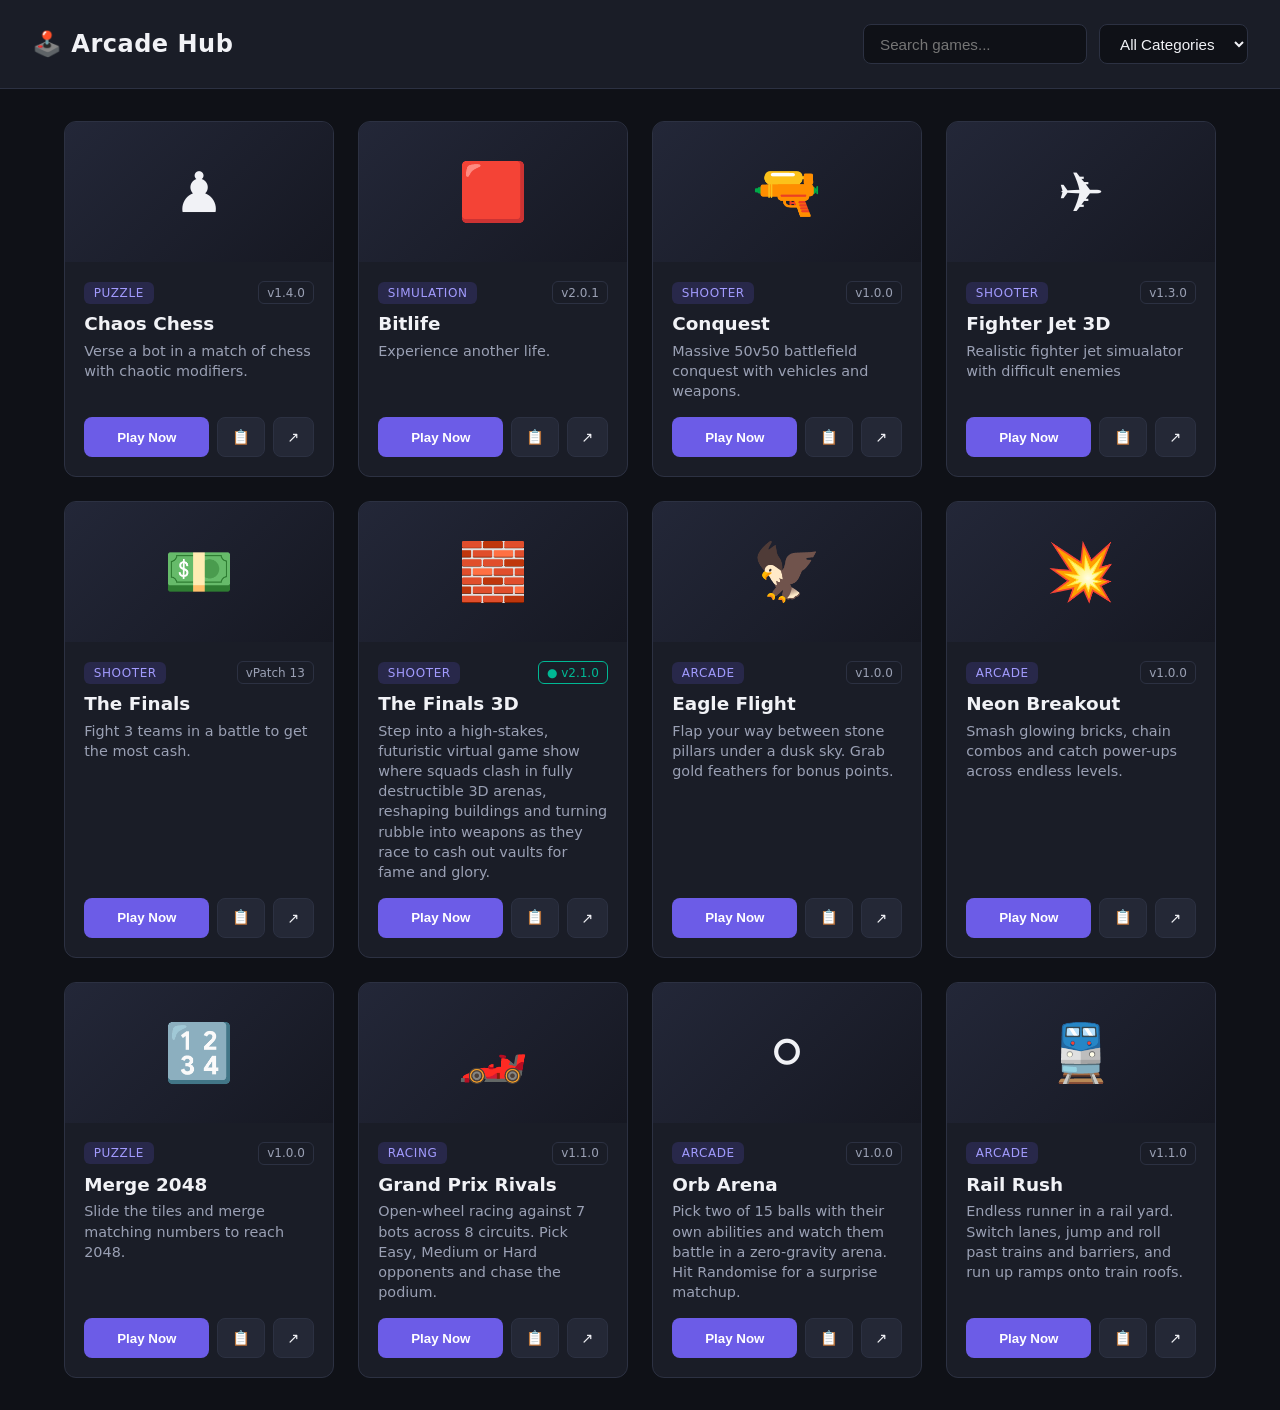
<file: index.html>
<!DOCTYPE html>
<html lang="en">
<head>
  <meta charset="UTF-8" />
  <meta name="viewport" content="width=device-width, initial-scale=1.0" />
  <title>Calculator App</title>
  <style>
    :root {
      --bg: #0f1117;
      --surface: #1a1d27;
      --surface-hover: #242836;
      --accent: #6c5ce7;
      --accent-hover: #8174f2;
      --text: #f1f2f6;
      --muted: #9aa0b4;
      --border: #2c3142;
      --new: #00b894;
      --fix: #fdcb6e;
      --change: #74b9ff;
      --remove: #ff7675;
    }

    * { box-sizing: border-box; margin: 0; padding: 0; }

    body {
      font-family: system-ui, -apple-system, Segoe UI, Roboto, sans-serif;
      background-color: var(--bg);
      color: var(--text);
      min-height: 100vh;
    }

    /* Header & Controls */
    header {
      background: var(--surface);
      border-bottom: 1px solid var(--border);
      padding: 1.5rem 2rem;
      display: flex;
      flex-wrap: wrap;
      align-items: center;
      justify-content: space-between;
      gap: 1rem;
    }
    header h1 { font-size: 1.5rem; letter-spacing: 0.5px; }
    .controls { display: flex; gap: 0.75rem; flex-wrap: wrap; }

    input[type="search"], select {
      background: var(--bg);
      color: var(--text);
      border: 1px solid var(--border);
      padding: 0.6rem 1rem;
      border-radius: 8px;
      font-size: 0.95rem;
      outline: none;
    }
    input[type="search"]:focus, select:focus { border-color: var(--accent); }

    /* Game Grid */
    main { max-width: 1200px; margin: 2rem auto; padding: 0 1.5rem; }
    .grid {
      display: grid;
      grid-template-columns: repeat(auto-fill, minmax(260px, 1fr));
      gap: 1.5rem;
    }

    .card {
      background: var(--surface);
      border: 1px solid var(--border);
      border-radius: 12px;
      overflow: hidden;
      display: flex;
      flex-direction: column;
      transition: transform 0.18s ease, border-color 0.18s ease;
    }
    .card:hover { transform: translateY(-4px); border-color: var(--accent); }

    .thumb {
      height: 140px;
      background: linear-gradient(135deg, #232738, #161822);
      display: flex;
      align-items: center;
      justify-content: center;
      font-size: 3.5rem;
      user-select: none;
    }
    .thumb img { width: 100%; height: 100%; object-fit: cover; }

    .card-body { padding: 1.2rem; display: flex; flex-direction: column; flex: 1; }

    .card-meta {
      display: flex;
      align-items: center;
      justify-content: space-between;
      margin-bottom: 0.6rem;
      gap: 0.5rem;
    }
    .tag {
      font-size: 0.75rem;
      text-transform: uppercase;
      letter-spacing: 0.6px;
      background: rgba(108, 92, 231, 0.18);
      color: #a29bfe;
      padding: 0.25rem 0.6rem;
      border-radius: 6px;
    }
    .version-badge {
      font-size: 0.75rem;
      color: var(--muted);
      border: 1px solid var(--border);
      padding: 0.2rem 0.5rem;
      border-radius: 6px;
      font-variant-numeric: tabular-nums;
    }
    .version-badge.fresh {
      color: var(--new);
      border-color: var(--new);
    }

    .card-title { font-size: 1.15rem; margin-bottom: 0.4rem; }
    .card-desc {
      font-size: 0.9rem;
      color: var(--muted);
      line-height: 1.4;
      margin-bottom: 1rem;
      flex: 1;
    }

    .card-actions { display: flex; gap: 0.5rem; }

    button.play-btn {
      flex: 1;
      background: var(--accent);
      color: #fff;
      border: none;
      padding: 0.65rem 1rem;
      border-radius: 8px;
      font-weight: 600;
      cursor: pointer;
      transition: background 0.15s ease;
    }
    button.play-btn:hover { background: var(--accent-hover); }

    button.notes-btn, a.tab-link {
      background: var(--surface-hover);
      color: var(--text);
      text-decoration: none;
      padding: 0.65rem 0.85rem;
      border-radius: 8px;
      font-size: 0.9rem;
      display: flex;
      align-items: center;
      justify-content: center;
      border: 1px solid var(--border);
      cursor: pointer;
    }
    button.notes-btn:hover, a.tab-link:hover { border-color: var(--muted); }

    /* Fullscreen Game Player Overlay */
    .player-overlay {
      position: fixed;
      inset: 0;
      background: #000;
      z-index: 1000;
      display: none;
      flex-direction: column;
    }
    .player-overlay.active { display: flex; }
    .player-bar {
      background: var(--surface);
      border-bottom: 1px solid var(--border);
      padding: 0.75rem 1.25rem;
      display: flex;
      align-items: center;
      justify-content: space-between;
    }
    .player-bar-actions { display: flex; gap: 0.6rem; }
    .bar-btn {
      background: var(--surface-hover);
      color: var(--text);
      border: 1px solid var(--border);
      padding: 0.45rem 0.9rem;
      border-radius: 6px;
      cursor: pointer;
      font-size: 0.9rem;
    }
    .bar-btn.close { background: #d63031; border-color: #d63031; color: #fff; }
    iframe#gameFrame {
      flex: 1;
      width: 100%;
      height: 100%;
      border: none;
      background: #000;
    }

    .empty-state {
      text-align: center;
      color: var(--muted);
      padding: 3rem 1rem;
      grid-column: 1 / -1;
    }

    /* Patch Notes Modal */
    .modal-backdrop {
      position: fixed;
      inset: 0;
      background: rgba(0, 0, 0, 0.7);
      z-index: 900;
      display: none;
      align-items: center;
      justify-content: center;
      padding: 1rem;
    }
    .modal-backdrop.active { display: flex; }

    .modal {
      background: var(--surface);
      border: 1px solid var(--border);
      border-radius: 14px;
      width: 100%;
      max-width: 640px;
      max-height: 85vh;
      display: flex;
      flex-direction: column;
      overflow: hidden;
    }
    .modal-head {
      padding: 1.1rem 1.4rem;
      border-bottom: 1px solid var(--border);
      display: flex;
      align-items: center;
      justify-content: space-between;
      gap: 1rem;
    }
    .modal-head h2 { font-size: 1.2rem; }
    .modal-head small { color: var(--muted); display: block; margin-top: 0.15rem; }
    .modal-close {
      background: none;
      border: none;
      color: var(--muted);
      font-size: 1.4rem;
      cursor: pointer;
      line-height: 1;
    }
    .modal-close:hover { color: var(--text); }

    .modal-body { overflow-y: auto; padding: 1.2rem 1.4rem 1.6rem; }

    .release {
      border-left: 2px solid var(--border);
      padding: 0 0 1.4rem 1.1rem;
      position: relative;
    }
    .release:last-child { padding-bottom: 0; }
    .release::before {
      content: "";
      position: absolute;
      left: -6px;
      top: 4px;
      width: 10px;
      height: 10px;
      border-radius: 50%;
      background: var(--border);
    }
    .release.latest { border-left-color: var(--accent); }
    .release.latest::before { background: var(--accent); }

    .release-head {
      display: flex;
      align-items: baseline;
      gap: 0.7rem;
      flex-wrap: wrap;
      margin-bottom: 0.2rem;
    }
    .release-head h3 { font-size: 1.05rem; }
    .release-head time { color: var(--muted); font-size: 0.85rem; }
    .latest-pill {
      font-size: 0.65rem;
      text-transform: uppercase;
      letter-spacing: 0.6px;
      background: var(--accent);
      color: #fff;
      padding: 0.15rem 0.45rem;
      border-radius: 5px;
    }
    .release-title { color: var(--muted); font-size: 0.9rem; margin-bottom: 0.6rem; }

    .change-list { list-style: none; display: flex; flex-direction: column; gap: 0.4rem; }
    .change-list li {
      display: flex;
      gap: 0.6rem;
      align-items: baseline;
      font-size: 0.92rem;
      line-height: 1.4;
    }
    .chip {
      flex: none;
      min-width: 64px;
      text-align: center;
      font-size: 0.65rem;
      text-transform: uppercase;
      letter-spacing: 0.5px;
      font-weight: 700;
      padding: 0.15rem 0.4rem;
      border-radius: 5px;
      color: #0f1117;
    }
    .chip.new { background: var(--new); }
    .chip.fix { background: var(--fix); }
    .chip.change { background: var(--change); }
    .chip.remove { background: var(--remove); }
  </style>
</head>
<body>

  <header>
    <h1>🕹️ Arcade Hub</h1>
    <div class="controls">
      <input type="search" id="searchInput" placeholder="Search games..." />
      <select id="categoryFilter">
        <option value="All">All Categories</option>
      </select>
    </div>
  </header>

  <main>
    <div class="grid" id="gameGrid"></div>
  </main>

  <!-- Patch Notes Modal -->
  <div class="modal-backdrop" id="notesBackdrop">
    <div class="modal" role="dialog" aria-modal="true" aria-labelledby="notesTitle">
      <div class="modal-head">
        <div>
          <h2 id="notesTitle">Patch Notes</h2>
          <small id="notesSubtitle"></small>
        </div>
        <button class="modal-close" id="notesClose" aria-label="Close patch notes">✕</button>
      </div>
      <div class="modal-body" id="notesBody"></div>
    </div>
  </div>

  <!-- In-Portal Game Player -->
  <div class="player-overlay" id="playerOverlay">
    <div class="player-bar">
      <strong id="activeGameTitle">Playing Game</strong>
      <div class="player-bar-actions">
        <button class="bar-btn" id="patchBtn">📋 Patch Notes</button>
        <button class="bar-btn" id="fullscreenBtn">⛶ Fullscreen</button>
        <button class="bar-btn" id="reloadBtn">↻ Restart</button>
        <button class="bar-btn close" id="closeBtn">✕ Back to Portal</button>
      </div>
    </div>
    <iframe id="gameFrame" title="Game Viewport" allowfullscreen></iframe>
  </div>

  <script>
    // ==========================================
    // 1. ADD YOUR HTML GAMES HERE
    // ==========================================
    // Each game has a `versions` array, NEWEST FIRST.
    // Change types: "new", "fix", "change", "remove"
    // (The notes below are placeholders — replace with your real history.)
    const GAMES = [
      {
        title: "Chaos Chess",
        category: "Puzzle",
        description: "Verse a bot in a match of chess with chaotic modifiers.",
        file: "spaces/chaos_chess.html",
        icon: "♟️",
        versions: [
          {
            version: "1.4.0", date: "2026-11-19", title: "Chaos in Motion",
            changes: [
              { type: "new", text: "Every chaos event now opens with an announcement banner on the board showing the modifier's icon and name." },
              { type: "new", text: "All 30 modifiers have their own animation: meteors streak in, Air Raid shows targeting reticles before the blasts, volcanoes erupt, wormholes swirl open, landmines drop in, the board shakes in an Earthquake and flips in Mirror Realm, and more." },
              { type: "new", text: "Lasting modifiers stay visible while active: frosted board for Ice Floor, glowing board for Pacifist Truce, floating translucent Ghost rooks, raging Berserk Knights, upside-down pawns under Reverse Gravity, shrunken Queens on holiday and oversized Giant Pawns." },
              { type: "new", text: "Hazard tiles are animated: portals pulse, lava glows, quicksand ripples, mines blink and trampolines bounce." },
              { type: "change", text: "Pieces moved by a modifier glide to their new squares, and the bot waits for the chaos animation to finish before moving." },
              { type: "change", text: "The All 30 Modifiers list now shows each modifier's icon." }
            ]
          },
          {
            version: "1.3.0", date: "2026-11-18", title: "Boom & Bots Update",
            changes: [
              { type: "new", text: "Added a small explosion effect when a piece is captured or destroyed, including King captures, Air Raid, landmines, lava and Volcanic Eruption." },
              { type: "new", text: "Added a dust cloud effect and a pop-in animation when a piece spawns, including Royal Bodyguard, Clone Army, Necromancy, Royal Guard pawns and King respawns." },
              { type: "new", text: "Added a 200 ELO Beginner bot that plays almost randomly and rarely notices captures." },
              { type: "new", text: "Added an 800 ELO bot that weighs trades, avoids hanging pieces, escapes threats, dodges hazards and pushes pawns to promote." },
              { type: "new", text: "Added a Bot Difficulty selector (200 / 400 / 800 ELO) to the sidebar." },
              { type: "change", text: "The original bot is now the 400 ELO bot and remains the default." },
              { type: "change", text: "The title, scoreboard label and win/lose message now show the selected bot's ELO." },
              { type: "change", text: "Effects on squares hidden by Fog of War are not shown, so they don't reveal enemy positions." }
             ]
          },
          {
            version: "1.2.0", date: "2026-11-10", title: "Modifier Madness",
            changes: [
              { type: "new", text: "Added 6 new chaos modifiers, including Teleporting Pawns." },
              { type: "change", text: "Bot now considers active modifiers when picking moves." },
              { type: "fix", text: "Castling no longer breaks when a modifier moves the rook." }
            ]
          },
          {
            version: "1.1.0", date: "2026-10-22", title: "Smarter Bot",
            changes: [
              { type: "new", text: "Difficulty selector: Easy, Normal, Hard." },
              { type: "fix", text: "Fixed en passant capturing the wrong piece." }
            ]
          },
          {
            version: "1.0.0", date: "2026-10-01", title: "Initial Release",
            changes: [
              { type: "new", text: "Play chess against a bot with randomized chaotic modifiers." }
            ]
          }
        ]
      },
      {
        title: "Bitlife",
        category: "Simulation",
        description: "Experience another life.",
        file: "spaces/bitlife.html",
        icon: "🟥",
        versions: [
          {
            version: "2.0.1", date: "2026-11-14", title: "Hotfix",
            changes: [
              { type: "fix", text: "Save data no longer resets after aging up past 80." },
              { type: "fix", text: "Fixed duplicate job offers appearing in the same year." }
            ]
          },
          {
            version: "2.0.0", date: "2026-11-05", title: "Careers & Relationships",
            changes: [
              { type: "new", text: "Expanded career paths with promotions and layoffs." },
              { type: "new", text: "Relationship events: dating, marriage, and family." },
              { type: "change", text: "Rebalanced random event frequency." }
            ]
          },
          {
            version: "1.0.0", date: "2026-09-18", title: "Initial Release",
            changes: [
              { type: "new", text: "Live a life from birth to old age, one year at a time." }
            ]
          }
        ]
      },
      {
        title: "Conquest",
        category: "Shooter",
        description: "Massive 50v50 battlefield conquest with vehicles and weapons.",
        file: "spaces/conquest.html",
        icon: "🔫",
        versions: [
          {
            version: "1.0.0", date: "2026-11-18", title: "Player Mode",
            changes: [
              { type: "new", text: "Added optional player control. Press P to take over a soldier or vehicle, and Esc or P to return to spectating." },
              { type: "new", text: "Added controls for soldiers (WASD, sprint, mouse aim, fire, secondary weapons, class switching) and vehicles (tank, truck, bike, helicopter, jet)." },
              { type: "new", text: "Added F to enter or exit friendly ground vehicles, B to choose the team P selects from, and a player HUD with crosshair, health bar and hit indicator." },
              { type: "change", text: "Spectator camera now follows the player's unit smoothly while you are in control." },
              { type: "fix", text: "Fixed the player losing control with no feedback when their unit is destroyed; a redeploy prompt now appears." },
              { type: "remove", text: "Removed nothing in this update." }
            ]
          },
          {
            version: "0.9.0", date: "2026-11-12", title: "Armor Update",
            changes: [
              { type: "new", text: "Added tanks and a transport helicopter." },
              { type: "change", text: "Capture points now fill faster with more players nearby." },
              { type: "fix", text: "Reduced lag in large firefights." },
              { type: "remove", text: "Removed the unbalanced sniper rifle scope glint." }
            ]
          },
          {
            version: "0.8.0", date: "2026-10-27", title: "Weapons Pass",
            changes: [
              { type: "new", text: "Three new weapon classes: DMR, LMG, and shotgun." },
              { type: "change", text: "Improved bot aim and squad behavior." }
            ]
          },
          {
            version: "0.5.0", date: "2026-10-03", title: "Playable Alpha",
            changes: [
              { type: "new", text: "First playable 50v50 conquest match." }
            ]
          }
        ]
      },
      {
        title: "Fighter Jet 3D",
        category: "Shooter",
        description: "Realistic fighter jet simualator with difficult enemies",
        file: "spaces/fighter-jet-3d-sim.html",
        icon: "✈️",
        versions: [
          {
            version: "1.3.0", date: "2026-11-16", title: "Dogfight Overhaul",
            changes: [
              { type: "new", text: "Added flares and countermeasures." },
              { type: "change", text: "Enemy pilots now use evasive maneuvers." },
              { type: "fix", text: "Fixed camera clipping into the cockpit on hard turns." }
            ]
          },
          {
            version: "1.2.0", date: "2026-11-01", title: "New Skies",
            changes: [
              { type: "new", text: "Dynamic weather and cloud layers." },
              { type: "fix", text: "Missiles no longer lose lock through clouds incorrectly." }
            ]
          },
          {
            version: "1.0.0", date: "2026-09-25", title: "Initial Release",
            changes: [
              { type: "new", text: "3D fighter jet flight sim with enemy aircraft." }
            ]
          }
        ]
      },
      {
        title: "The Finals",
        category: "Shooter",
        description: "Fight 3 teams in a battle to get the most cash.",
        file: "spaces/finals_ui_patch12.html",
        icon: "💵",
        versions: [
          {
            version: "Patch 13", date: "2026-11-18", title: "Play Mode Update",
             changes: [
              { type: "new", text: "Added Play mode. Press P or click Play to take control of any player, with WASD to move, mouse to aim and click to fire." },
              { type: "new", text: "Play mode supports all three gadgets (frag, gas and gateway), reviving and carrying downed teammates, and switching teammates with Tab." },
              { type: "new", text: "Added a smart auto camera that follows the action like a broadcast director, with on-screen captions explaining each shot." },
              { type: "new", text: "Added a Minimal UI toggle (H key) for a cleaner viewing experience. Your choice is remembered." },
              { type: "new", text: "Added reviving. Downed players can be revived in about 4 seconds and carried to safety first if enemies are nearby." },
              { type: "change", text: "Cashouts now take 90 seconds." },
              { type: "change", text: "Respawns now take 12 seconds, and a full team wipe respawns the squad together after 20 seconds." },
              { type: "change", text: "The leaderboard now ranks teams by projected cash (balance plus pending cashout) and animates teams moving up or down." },
              { type: "fix", text: "Fixed the revive, respawn and gateway timing so downed players are no longer stuck in limbo." },
              { type: "fix", text: "Fixed the tournament so the next match correctly resets the camera and director state." }
            ]
          },
          {
            version: "Patch 12", date: "2026-11-17", title: "UI Overhaul",
            changes: [
              { type: "change", text: "Redesigned HUD, scoreboard, and cash-out indicators." },
              { type: "fix", text: "Fixed cashout timer desync between teams." }
            ]
          },
          {
            version: "Patch 11", date: "2026-11-08", title: "Balance Pass",
            changes: [
              { type: "change", text: "Reduced cash payout from early vault drops." },
              { type: "fix", text: "Fixed players spawning inside walls." }
            ]
          },
          {
            version: "Patch 1", date: "2026-09-30", title: "Initial Release",
            changes: [
              { type: "new", text: "Three-team cash-grab matches." }
            ]
          }
        ]
      },
      {
        title: "The Finals 3D",
        category: "Shooter",
        description: "Step into a high-stakes, futuristic virtual game show where squads clash in fully destructible 3D arenas, reshaping buildings and turning rubble into weapons as they race to cash out vaults for fame and glory.",
        file: "spaces/thefinals3d.html",
        icon: "🧱",
        versions: [
          {
            version: "2.1.0", date: "2026-11-22", title: "Hack Panel",
            changes: [
              { type: "new", text: "Press H during a match to open the Hack Panel. Click back into the game to close it." },
              { type: "new", text: "Aimlock: snaps your aim to the head of the nearest enemy you can see, with a strength slider and an option to only lock on while aiming with right mouse." },
              { type: "new", text: "Wallhacks: every enemy shows through walls as a glowing box in their team colour, and their name and health show from any distance." },
              { type: "new", text: "Flying: turns off gravity. Hold Space to rise and C to sink." },
              { type: "new", text: "Speed: multiplies your running, sprinting, sliding and flying speed from 1.25x up to 5x." },
              { type: "new", text: "A badge above your health shows which hacks are on, and your settings are saved in your browser." }
            ]
          },
          {
            version: "2.0.0", date: "2026-11-21", title: "Standalone Rebuild",
            changes: [
              { type: "change", text: "The game is now a single self-contained file, so it loads reliably from the portal." },
              { type: "new", text: "Pick a Light, Medium or Heavy build in the lobby, each with its own weapon, two gadgets and a special ability. Press M during a match to switch." },
              { type: "new", text: "4-team matches against bots: open vaults, carry or throw the cashbox to a cashout station, then defend it or steal another team's cashout." },
              { type: "new", text: "A larger city arena with fully destructible multi-story buildings, skybridges, jump pads and explosive and goo barrels." },
              { type: "new", text: "Random game show events: Low Gravity, Meteor Shower and Mega Damage." },
              { type: "new", text: "New HUD with team cash, live commentary, killfeed, objective waypoints, enemy health bars and directional damage indicators. Hold Tab for the scoreboard." },
              { type: "new", text: "After being eliminated you fly a spectator camera until you respawn." }
            ]
          },
          {
            version: "1.0.0", date: "2026-11-18", title: "Full Release",
            changes: [
              { type: "new", text: "Released the game!." },
            ]
          }
        ]
      },
      {
        title: "Eagle Flight",
        category: "Arcade",
        description: "Flap your way between stone pillars under a dusk sky. Grab gold feathers for bonus points.",
        file: "spaces/eagle_flight.html",
        icon: "🦅",
        versions: [
          {
            version: "1.0.0", date: "2026-11-18", title: "Initial Release",
            changes: [
              { type: "new", text: "One-button flying: click, tap or press Space to flap between the pillars." },
              { type: "new", text: "Gold feathers appear between pillars and are worth +2 points." },
              { type: "new", text: "The game speeds up and the gaps narrow as your score climbs." },
              { type: "new", text: "Your best score is saved in your browser." }
            ]
          }
        ]
      },
      {
        title: "Neon Breakout",
        category: "Arcade",
        description: "Smash glowing bricks, chain combos and catch power-ups across endless levels.",
        file: "spaces/neon_breakout.html",
        icon: "💥",
        versions: [
          {
            version: "1.0.0", date: "2026-11-18", title: "Initial Release",
            changes: [
              { type: "new", text: "Control the paddle with the mouse, touch or arrow keys. Press P to pause." },
              { type: "new", text: "Combo multiplier up to x8 for hitting several bricks before the ball returns to the paddle." },
              { type: "new", text: "Power-ups: Wide paddle, Multiball, Slow ball and Extra life." },
              { type: "new", text: "Three hand-made levels, then endless generated levels with tougher two-hit bricks." },
              { type: "new", text: "Your best score is saved in your browser." }
            ]
          }
        ]
      },
      {
        title: "Merge 2048",
        category: "Puzzle",
        description: "Slide the tiles and merge matching numbers to reach 2048.",
        file: "spaces/merge_2048.html",
        icon: "🔢",
        versions: [
          {
            version: "1.0.0", date: "2026-11-18", title: "Initial Release",
            changes: [
              { type: "new", text: "Slide tiles with the arrow keys, WASD or swipes." },
              { type: "new", text: "One-step undo with the Undo button or the U key." },
              { type: "new", text: "Keep playing past 2048 to chase a higher score." },
              { type: "new", text: "Your current game and best score are saved in your browser." }
            ]
          }
        ]
      },
      {
        title: "Grand Prix Rivals",
        category: "Racing",
        description: "Open-wheel racing against 7 bots across 8 circuits. Pick Easy, Medium or Hard opponents and chase the podium.",
        file: "spaces/grand_prix.html",
        icon: "🏎️",
        versions: [
          {
            version: "1.1.0", date: "2026-11-19", title: "Wild Circuits",
            changes: [
              { type: "new", text: "Crossover Eight: a figure-8 where the two halves of the lap cross at the centre, so traffic meets head-on." },
              { type: "new", text: "Canyon Leap: hit the ramps flat out to jump the canyon gaps. Come up short and you drop back in after the gap." },
              { type: "new", text: "Pinball Park: bouncy bumpers sit on the racing line and knock cars aside, with boost pads in between." },
              { type: "new", text: "Boost pads give a short burst of extra top speed, with a visible exhaust flame." },
              { type: "change", text: "Bots now use boost pads, take the jumps at speed and steer around bumpers." }
            ]
          },
          {
            version: "1.0.0", date: "2026-11-19", title: "Initial Release",
            changes: [
              { type: "new", text: "8 circuits: Harbor Circuit, Desert Ring, Alpine Loop, Neon City Night, Coastal Sprint, Forest Esses, Canyon Hairpins and Grand Oval." },
              { type: "new", text: "Race 7 bots on Easy, Medium or Hard. Bots brake for corners, pick racing lines and overtake slower cars." },
              { type: "new", text: "Choose 3, 5 or 8 laps. Starts with a five-light countdown." },
              { type: "new", text: "Live standings, minimap, speedometer and lap timer, plus a results table at the finish." },
              { type: "new", text: "Your best lap on each circuit is saved in your browser." },
              { type: "new", text: "Keyboard controls, plus on-screen buttons on touch screens." }
            ]
          }
        ]
      },
      {
        title: "Orb Arena",
        category: "Arcade",
        description: "Pick two of 15 balls with their own abilities and watch them battle in a zero-gravity arena. Hit Randomise for a surprise matchup.",
        file: "spaces/orb_arena.html",
        icon: "⚪",
        versions: [
          {
            version: "1.0.0", date: "2026-11-20", title: "Initial Release",
            changes: [
              { type: "new", text: "15 balls, each with its own ability: Ember, Frost, Venom, Leech, Spark, Blade, Turret, Bomber, Magnet, Phantom, Mitosis, Snowball, Mirror, Void and Prism." },
              { type: "new", text: "Watch-only battles: two balls bounce around a zero-gravity arena and damage each other on contact until one runs out of HP." },
              { type: "new", text: "Randomise button picks two different balls and starts a fight straight away, from the picker, during a match or on the results screen." },
              { type: "new", text: "1x, 2x and 3x speed, plus Restart and Change Balls buttons." },
              { type: "new", text: "Sudden Death after 45 seconds: damage keeps rising until someone falls." },
              { type: "new", text: "Win counts for each ball are saved in your browser." }
            ]
          }
        ]
      },
      {
        title: "Rail Rush",
        category: "Arcade",
        description: "Endless runner in a rail yard. Switch lanes, jump and roll past trains and barriers, and run up ramps onto train roofs.",
        file: "spaces/rail_rush.html",
        icon: "🚆",
        versions: [
          {
            version: "1.1.0", date: "2026-11-19", title: "Jetpack Update",
            changes: [
              { type: "new", text: "Jetpack power-up: fly high above the trains for 7 seconds, collecting a trail of sky coins, then glide down safely." },
              { type: "change", text: "The run now speeds up faster and keeps going to 2.7x your starting speed, with a \"Speed up!\" callout every 500 m." },
              { type: "new", text: "Current speed multiplier is shown under your coin count." },
              { type: "change", text: "Lane switching gets quicker as you speed up." },
              { type: "fix", text: "Collision checks run in smaller steps so nothing gets skipped at top speed." }
            ]
          },
          {
            version: "1.0.0", date: "2026-11-19", title: "Initial Release",
            changes: [
              { type: "new", text: "Three lanes of trains, low barriers to jump and high barriers to roll under." },
              { type: "new", text: "Ramps lead onto train roofs, and oncoming trains use the outer lanes." },
              { type: "new", text: "Coin magnet and super jump power-ups." },
              { type: "new", text: "The run speeds up the further you go. Bumping into a side twice in a row ends the run." },
              { type: "new", text: "Keyboard controls and swipe controls. Your best score is saved in your browser." }
            ]
          }
        ]
      },
    ];

    // ==========================================
    // 2. PORTAL LOGIC (NO NEED TO EDIT BELOW)
    // ==========================================
    const gameGrid = document.getElementById("gameGrid");
    const searchInput = document.getElementById("searchInput");
    const categoryFilter = document.getElementById("categoryFilter");
    const playerOverlay = document.getElementById("playerOverlay");
    const gameFrame = document.getElementById("gameFrame");
    const activeGameTitle = document.getElementById("activeGameTitle");
    const notesBackdrop = document.getElementById("notesBackdrop");
    const notesBody = document.getElementById("notesBody");
    const notesTitle = document.getElementById("notesTitle");
    const notesSubtitle = document.getElementById("notesSubtitle");

    let activeGame = null;
    const FRESH_DAYS = 14;

    const CHIP_LABELS = { new: "New", fix: "Fix", change: "Change", remove: "Removed" };

    function escapeHTML(str) {
      return String(str).replace(/[&<>"']/g, c => ({
        "&": "&amp;", "<": "&lt;", ">": "&gt;", '"': "&quot;", "'": "&#39;"
      }[c]));
    }

    function formatDate(iso) {
      const d = new Date(iso + "T00:00:00");
      if (isNaN(d)) return iso;
      return d.toLocaleDateString(undefined, { year: "numeric", month: "short", day: "numeric" });
    }

    function isFresh(iso) {
      const d = new Date(iso + "T00:00:00");
      if (isNaN(d)) return false;
      return (Date.now() - d.getTime()) / 86400000 <= FRESH_DAYS;
    }

    function latestVersion(game) {
      return game.versions && game.versions.length ? game.versions[0] : null;
    }

    // Populate category dropdown dynamically
    const categories = ["All", ...new Set(GAMES.map(g => g.category))];
    categories.forEach(cat => {
      if (cat === "All") return;
      const opt = document.createElement("option");
      opt.value = cat;
      opt.textContent = cat;
      categoryFilter.appendChild(opt);
    });

    function renderGames() {
      const query = searchInput.value.toLowerCase().trim();
      const selectedCat = categoryFilter.value;

      const filtered = GAMES.filter(game => {
        const matchesCat = selectedCat === "All" || game.category === selectedCat;
        const matchesSearch =
          game.title.toLowerCase().includes(query) ||
          game.description.toLowerCase().includes(query);
        return matchesCat && matchesSearch;
      });

      gameGrid.innerHTML = "";

      if (filtered.length === 0) {
        gameGrid.innerHTML = `<div class="empty-state">No games match your search.</div>`;
        return;
      }

      filtered.forEach(game => {
        const card = document.createElement("div");
        card.className = "card";

        const thumbContent = game.thumbnail
          ? `<img src="${game.thumbnail}" alt="${game.title}" />`
          : `<span>${game.icon || "🎮"}</span>`;

        const latest = latestVersion(game);
        const badge = latest
          ? `<span class="version-badge ${isFresh(latest.date) ? "fresh" : ""}" title="Updated ${formatDate(latest.date)}">${isFresh(latest.date) ? "● " : ""}v${escapeHTML(latest.version.replace(/^v/i, ""))}</span>`
          : "";

        card.innerHTML = `
          <div class="thumb">${thumbContent}</div>
          <div class="card-body">
            <div class="card-meta">
              <span class="tag">${game.category}</span>
              ${badge}
            </div>
            <h2 class="card-title">${game.title}</h2>
            <p class="card-desc">${game.description}</p>
            <div class="card-actions">
              <button class="play-btn">Play Now</button>
              <button class="notes-btn" title="Patch notes">📋</button>
              <a class="tab-link" href="${game.file}" target="_blank" title="Open in new tab">↗</a>
            </div>
          </div>
        `;

        card.querySelector(".play-btn").addEventListener("click", () => openGame(game));
        card.querySelector(".notes-btn").addEventListener("click", () => openNotes(game));
        gameGrid.appendChild(card);
      });
    }

    // ---------- Patch notes ----------
    function openNotes(game) {
      notesTitle.textContent = `${game.title} — Patch Notes`;
      const versions = game.versions || [];
      notesSubtitle.textContent = versions.length
        ? `${versions.length} release${versions.length === 1 ? "" : "s"} · latest ${versions[0].version}`
        : "";

      if (!versions.length) {
        notesBody.innerHTML = `<div class="empty-state">No patch notes yet for this game.</div>`;
      } else {
        notesBody.innerHTML = versions.map((v, i) => `
          <div class="release ${i === 0 ? "latest" : ""}">
            <div class="release-head">
              <h3>${escapeHTML(v.version)}</h3>
              <time datetime="${escapeHTML(v.date)}">${formatDate(v.date)}</time>
              ${i === 0 ? `<span class="latest-pill">Latest</span>` : ""}
            </div>
            ${v.title ? `<div class="release-title">${escapeHTML(v.title)}</div>` : ""}
            <ul class="change-list">
              ${(v.changes || []).map(c => `
                <li>
                  <span class="chip ${escapeHTML(c.type)}">${CHIP_LABELS[c.type] || escapeHTML(c.type)}</span>
                  <span>${escapeHTML(c.text)}</span>
                </li>`).join("")}
            </ul>
          </div>
        `).join("");
      }
      notesBody.scrollTop = 0;
      notesBackdrop.classList.add("active");
    }

    function closeNotes() {
      notesBackdrop.classList.remove("active");
    }

    document.getElementById("notesClose").addEventListener("click", closeNotes);
    notesBackdrop.addEventListener("click", e => {
      if (e.target === notesBackdrop) closeNotes();
    });

    // ---------- Player ----------
    function openGame(game) {
      activeGame = game;
      activeGameTitle.textContent = game.title;
      gameFrame.src = game.file;
      playerOverlay.classList.add("active");
      gameFrame.focus();
    }

    function closeGame() {
      playerOverlay.classList.remove("active");
      gameFrame.src = "about:blank"; // Stops game audio and loops
      activeGame = null;
    }

    document.getElementById("closeBtn").addEventListener("click", closeGame);

    document.getElementById("patchBtn").addEventListener("click", () => {
      if (activeGame) openNotes(activeGame);
    });

    document.getElementById("reloadBtn").addEventListener("click", () => {
      gameFrame.contentWindow.location.reload();
      gameFrame.focus();
    });

    document.getElementById("fullscreenBtn").addEventListener("click", () => {
      if (!document.fullscreenElement) {
        playerOverlay.requestFullscreen().catch(() => {});
      } else {
        document.exitFullscreen();
      }
    });

    // Escape: close patch notes first, otherwise close the game
    document.addEventListener("keydown", e => {
      if (e.key !== "Escape") return;
      if (notesBackdrop.classList.contains("active")) {
        closeNotes();
      } else if (playerOverlay.classList.contains("active")) {
        closeGame();
      }
    });

    searchInput.addEventListener("input", renderGames);
    categoryFilter.addEventListener("change", renderGames);

    // Initial render
    renderGames();
  </script>
</body>
</html>
</file>
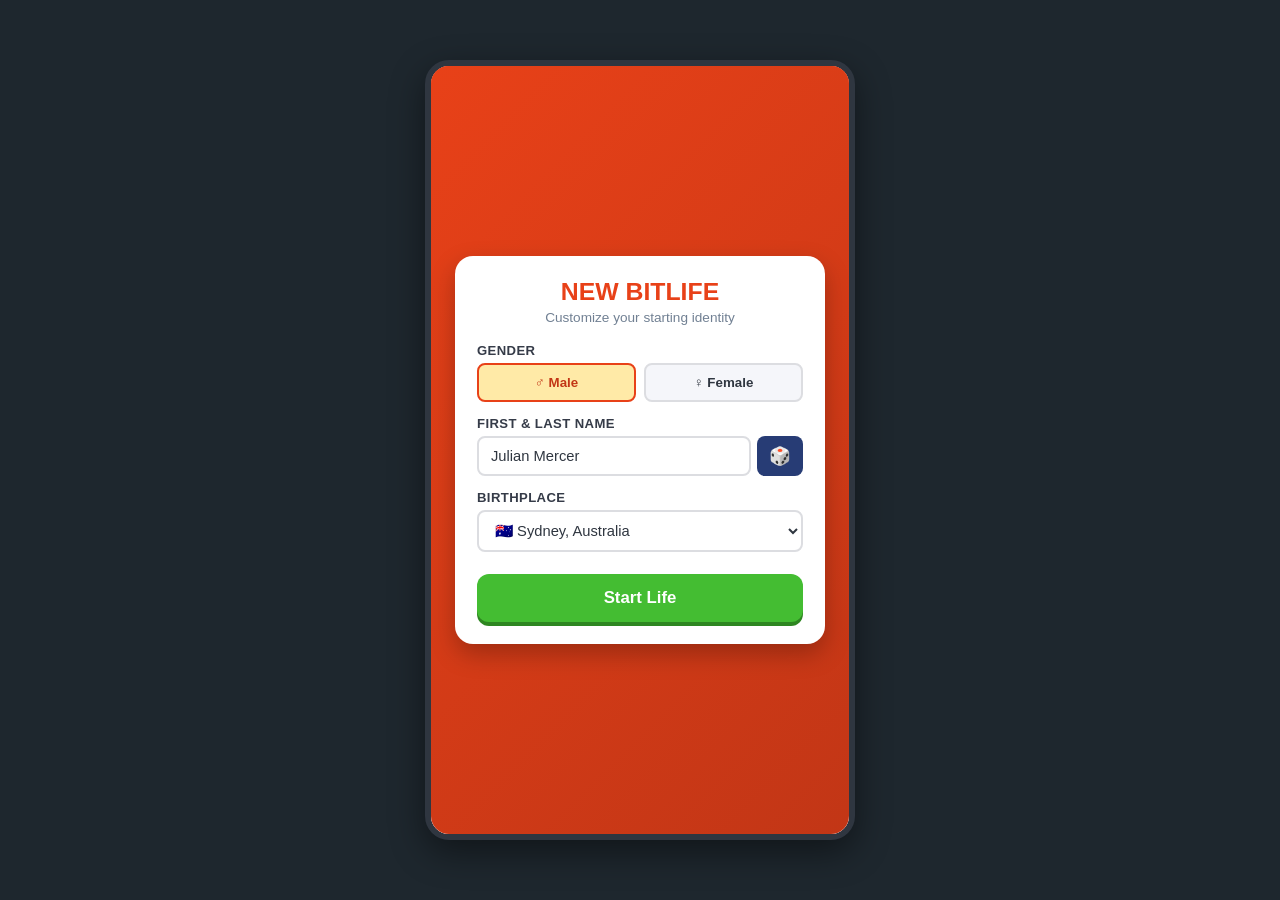
<file: spaces/bitlife (1).html>
<!DOCTYPE html>
<html lang="en">
<head>
  <meta charset="UTF-8" />
  <meta name="viewport" content="width=device-width, initial-scale=1.0" />
  <title>BitLife Deluxe - Spicy Life Simulator</title>
  <style>
    * {
      box-sizing: border-box;
      margin: 0;
      padding: 0;
      font-family: -apple-system, BlinkMacSystemFont, "Segoe UI", Roboto, Helvetica, Arial, sans-serif;
    }

    body {
      background-color: #1e272e;
      display: flex;
      justify-content: center;
      align-items: center;
      min-height: 100vh;
      padding: 16px;
    }

    .phone-frame {
      width: 100%;
      max-width: 430px;
      height: 780px;
      background-color: #f5f6fa;
      border-radius: 24px;
      box-shadow: 0 12px 35px rgba(0, 0, 0, 0.45);
      display: flex;
      flex-direction: column;
      overflow: hidden;
      border: 6px solid #2f3640;
      position: relative;
    }

    /* Setup Screen */
    .setup-screen {
      position: absolute;
      inset: 0;
      background: linear-gradient(135deg, #e84118 0%, #c23616 100%);
      color: white;
      z-index: 20;
      display: flex;
      flex-direction: column;
      justify-content: center;
      padding: 24px;
    }

    .setup-card {
      background: white;
      color: #2f3640;
      border-radius: 18px;
      padding: 22px;
      box-shadow: 0 10px 25px rgba(0, 0, 0, 0.25);
    }

    .setup-card h1 {
      color: #e84118;
      font-size: 1.55rem;
      margin-bottom: 4px;
      text-align: center;
      font-weight: 800;
    }

    .setup-card .tagline {
      text-align: center;
      font-size: 0.85rem;
      color: #718093;
      margin-bottom: 18px;
    }

    .form-group {
      margin-bottom: 14px;
    }

    .form-group label {
      display: block;
      font-size: 0.82rem;
      font-weight: 700;
      margin-bottom: 5px;
      color: #353b48;
      text-transform: uppercase;
      letter-spacing: 0.4px;
    }

    .gender-toggle {
      display: grid;
      grid-template-columns: 1fr 1fr;
      gap: 8px;
    }

    .gender-btn {
      padding: 10px;
      border: 2px solid #dcdde1;
      background: #f5f6fa;
      border-radius: 8px;
      font-weight: 700;
      cursor: pointer;
      color: #2f3640;
      transition: all 0.15s;
    }

    .gender-btn.active {
      border-color: #e84118;
      background: #ffeaa7;
      color: #c23616;
    }

    .input-row {
      display: flex;
      gap: 6px;
    }

    .form-control {
      width: 100%;
      padding: 10px 12px;
      border: 2px solid #dcdde1;
      border-radius: 8px;
      font-size: 0.92rem;
      color: #2f3640;
      background: white;
    }

    .form-control:focus {
      outline: none;
      border-color: #0097e6;
    }

    .dice-btn {
      background: #273c75;
      color: white;
      border: none;
      border-radius: 8px;
      padding: 0 12px;
      font-size: 1.1rem;
      cursor: pointer;
    }

    .start-btn {
      width: 100%;
      background: #44bd32;
      color: white;
      border: none;
      border-radius: 12px;
      padding: 14px;
      font-size: 1.05rem;
      font-weight: 800;
      cursor: pointer;
      margin-top: 8px;
      box-shadow: 0 4px 0 #2e8621;
    }

    .start-btn:active {
      transform: translateY(2px);
      box-shadow: 0 2px 0 #2e8621;
    }

    /* Header */
    .header {
      background-color: #e84118;
      color: white;
      padding: 12px 16px;
      display: flex;
      justify-content: space-between;
      align-items: center;
    }

    .char-info h2 {
      font-size: 1.1rem;
      font-weight: 700;
      display: flex;
      align-items: center;
      gap: 6px;
    }

    .char-info p {
      font-size: 0.8rem;
      opacity: 0.92;
      margin-top: 2px;
    }

    .bank-box {
      text-align: right;
    }

    .bank-box .balance {
      font-size: 1.05rem;
      font-weight: 700;
      color: #4cd137;
      background: rgba(0, 0, 0, 0.28);
      padding: 4px 8px;
      border-radius: 6px;
    }

    .bank-box .label {
      font-size: 0.68rem;
      text-transform: uppercase;
      letter-spacing: 0.5px;
      margin-top: 2px;
      display: block;
    }

    /* Life Log */
    .life-log {
      flex: 1;
      padding: 14px 16px;
      overflow-y: auto;
      background-color: #ffffff;
      border-bottom: 1px solid #dcdde1;
    }

    .log-entry {
      margin-bottom: 14px;
      font-size: 0.91rem;
      line-height: 1.45;
      color: #2f3640;
      border-left: 3px solid #f5f6fa;
      padding-left: 8px;
    }

    .log-entry.spicy {
      border-left-color: #e84118;
    }

    .log-age {
      font-weight: 700;
      color: #e84118;
      margin-bottom: 2px;
      font-size: 0.85rem;
    }

    /* Action Bar */
    .action-bar {
      display: grid;
      grid-template-columns: repeat(4, 1fr);
      gap: 6px;
      padding: 10px 12px;
      background-color: #273c75;
    }

    .action-btn {
      background-color: #40739e;
      color: white;
      border: none;
      border-radius: 8px;
      padding: 8px 4px;
      font-size: 0.76rem;
      font-weight: 700;
      cursor: pointer;
      transition: background 0.15s;
    }

    .action-btn:hover {
      background-color: #487eb0;
    }

    .age-btn {
      grid-column: span 4;
      background-color: #44bd32;
      color: white;
      border: none;
      border-radius: 12px;
      padding: 11px;
      font-size: 1.1rem;
      font-weight: 800;
      cursor: pointer;
      margin-top: 3px;
      box-shadow: 0 4px 0 #2e8621;
      transition: transform 0.1s;
    }

    .age-btn:active {
      transform: translateY(2px);
      box-shadow: 0 2px 0 #2e8621;
    }

    /* Stats Section */
    .stats-panel {
      padding: 10px 16px;
      background-color: #f5f6fa;
      display: flex;
      flex-direction: column;
      gap: 7px;
    }

    .stat-row {
      display: flex;
      align-items: center;
      gap: 10px;
    }

    .stat-label {
      width: 92px;
      font-size: 0.8rem;
      font-weight: 700;
      color: #353b48;
    }

    .bar-bg {
      flex: 1;
      height: 13px;
      background-color: #dcdde1;
      border-radius: 7px;
      overflow: hidden;
    }

    .bar-fill {
      height: 100%;
      width: 50%;
      background-color: #44bd32;
      transition: width 0.3s ease, background-color 0.3s ease;
    }

    .stat-val {
      width: 34px;
      text-align: right;
      font-size: 0.78rem;
      font-weight: 700;
      color: #2f3640;
    }

    /* Modal */
    .modal-overlay {
      position: absolute;
      inset: 0;
      background: rgba(0, 0, 0, 0.68);
      display: none;
      justify-content: center;
      align-items: center;
      padding: 18px;
      z-index: 15;
    }

    .modal-card {
      background: white;
      width: 100%;
      max-height: 85%;
      overflow-y: auto;
      border-radius: 16px;
      padding: 20px;
      box-shadow: 0 10px 25px rgba(0, 0, 0, 0.35);
      text-align: center;
    }

    .modal-card h3 {
      color: #e84118;
      margin-bottom: 8px;
      font-size: 1.18rem;
    }

    .modal-card p {
      color: #2f3640;
      font-size: 0.92rem;
      margin-bottom: 16px;
      line-height: 1.45;
    }

    .modal-choices {
      display: flex;
      flex-direction: column;
      gap: 8px;
    }

    .choice-btn {
      background-color: #0097e6;
      color: white;
      border: none;
      padding: 10px 12px;
      border-radius: 8px;
      font-size: 0.88rem;
      font-weight: 600;
      cursor: pointer;
      line-height: 1.3;
    }

    .choice-btn:hover {
      background-color: #00a8ff;
    }

    .choice-btn.danger {
      background-color: #e84118;
    }

    .choice-btn.danger:hover {
      background-color: #c23616;
    }

    .choice-btn.secondary {
      background-color: #718093;
    }
  </style>
</head>
<body>

  <div class="phone-frame">
    <!-- Character Customization Setup Screen -->
    <div class="setup-screen" id="setup-screen">
      <div class="setup-card">
        <h1>NEW BITLIFE</h1>
        <p class="tagline">Customize your starting identity</p>

        <div class="form-group">
          <label>Gender</label>
          <div class="gender-toggle">
            <button type="button" class="gender-btn active" id="btn-male" onclick="selectGender('Male')">♂️ Male</button>
            <button type="button" class="gender-btn" id="btn-female" onclick="selectGender('Female')">♀️ Female</button>
          </div>
        </div>

        <div class="form-group">
          <label>First & Last Name</label>
          <div class="input-row">
            <input type="text" id="input-name" class="form-control" placeholder="Enter full name..." />
            <button type="button" class="dice-btn" title="Randomize Name" onclick="randomizeName()">🎲</button>
          </div>
        </div>

        <div class="form-group">
          <label>Birthplace</label>
          <select id="select-city" class="form-control">
            <option value="Sydney, Australia">🇦🇺 Sydney, Australia</option>
            <option value="New York, USA">🇺🇸 New York, USA</option>
            <option value="Miami, USA">🇺🇸 Miami, USA</option>
            <option value="London, UK">🇬🇧 London, UK</option>
            <option value="Tokyo, Japan">🇯🇵 Tokyo, Japan</option>
            <option value="Toronto, Canada">🇨🇦 Toronto, Canada</option>
            <option value="Berlin, Germany">🇩🇪 Berlin, Germany</option>
            <option value="Rio de Janeiro, Brazil">🇧🇷 Rio de Janeiro, Brazil</option>
            <option value="Monaco">🇲🇨 Monte Carlo, Monaco</option>
          </select>
        </div>

        <button type="button" class="start-btn" onclick="beginCustomLife()">Start Life</button>
      </div>
    </div>

    <!-- Top Header -->
    <div class="header">
      <div class="char-info">
        <h2 id="char-name">Jordan Mercer</h2>
        <p id="char-sub">Age: 0 • Unemployed</p>
      </div>
      <div class="bank-box">
        <div class="balance" id="char-money">$0</div>
        <span class="label">Bank Balance</span>
      </div>
    </div>

    <!-- Scrollable Event Log -->
    <div class="life-log" id="life-log"></div>

    <!-- Action Controls -->
    <div class="action-bar">
      <button class="action-btn" onclick="openActivityMenu('job')">💼 Career</button>
      <button class="action-btn" onclick="openActivityMenu('love')">❤️ Love</button>
      <button class="action-btn" onclick="openActivityMenu('crime')">😈 Hustle</button>
      <button class="action-btn" onclick="openActivityMenu('lifestyle')">✨ Lifestyle</button>
      <button class="age-btn" id="age-btn" onclick="ageUp()">+ Age</button>
    </div>

    <!-- Stats Bars -->
    <div class="stats-panel">
      <div class="stat-row">
        <span class="stat-label">😊 Happiness</span>
        <div class="bar-bg"><div class="bar-fill" id="bar-happiness"></div></div>
        <span class="stat-val" id="val-happiness">50%</span>
      </div>
      <div class="stat-row">
        <span class="stat-label">❤️ Health</span>
        <div class="bar-bg"><div class="bar-fill" id="bar-health"></div></div>
        <span class="stat-val" id="val-health">50%</span>
      </div>
      <div class="stat-row">
        <span class="stat-label">🧠 Smarts</span>
        <div class="bar-bg"><div class="bar-fill" id="bar-smarts"></div></div>
        <span class="stat-val" id="val-smarts">50%</span>
      </div>
      <div class="stat-row">
        <span class="stat-label">✨ Looks</span>
        <div class="bar-bg"><div class="bar-fill" id="bar-looks"></div></div>
        <span class="stat-val" id="val-looks">50%</span>
      </div>
    </div>

    <!-- Interactive Event / Menu Modal -->
    <div class="modal-overlay" id="modal-overlay">
      <div class="modal-card">
        <h3 id="modal-title">Event Title</h3>
        <p id="modal-desc">Event description goes here.</p>
        <div class="modal-choices" id="modal-choices"></div>
      </div>
    </div>
  </div>

  <script>
    const maleNames = ["Liam", "Noah", "Ethan", "Marcus", "Julian", "Leo", "Dante", "Xavier", "Caleb", "Kai"];
    const femaleNames = ["Maya", "Chloe", "Sienna", "Zoe", "Elena", "Aria", "Naomi", "Scarlett", "Isla", "Ruby"];
    const lastNames = ["Mercer", "Vance", "Sterling", "Cruz", "Kowalski", "Sinclair", "Moreau", "Sato", "Delgado", "O'Connor"];

    const jobs = [
      { title: "Barista", salary: 22000, minSmarts: 0, minLooks: 0 },
      { title: "Nightclub Bouncer", salary: 34000, minSmarts: 10, minLooks: 25 },
      { title: "Social Media Influencer", salary: 65000, minSmarts: 20, minLooks: 75 },
      { title: "Corporate Lawyer", salary: 125000, minSmarts: 75, minLooks: 0 },
      { title: "Tech Startup Founder", salary: 190000, minSmarts: 85, minLooks: 0 },
      { title: "Celebrity Surgeon", salary: 280000, minSmarts: 92, minLooks: 30 }
    ];

    const datesPool = [
      { name: "Valentina", job: "Runway Model", looks: 92, crazy: 75 },
      { name: "Sebastian", job: "Crypto Trader", looks: 78, crazy: 65 },
      { name: "Camille", job: "ER Doctor", looks: 81, crazy: 20 },
      { name: "Damon", job: "Underground DJ", looks: 85, crazy: 85 },
      { name: "Tessa", job: "Bakery Owner", looks: 74, crazy: 15 },
      { name: "enzo", job: "Yacht Captain", looks: 88, crazy: 50 }
    ];

    // Spicy, varied event pool (no repetitive bully spam!)
    const lifeEvents = [
      // Childhood (4 - 12)
      {
        minAge: 4, maxAge: 10,
        title: "Secret Stash",
        desc: "While exploring your parents' attic, you find an old locked metal box under a floorboard.",
        choices: [
          { text: "Pry it open with a screwdriver", effect: { smarts: 6, happiness: 10, money: 150 }, log: "You cracked open the box and found $150 in vintage bills and old love letters!" },
          { text: "Tell your parents about it", effect: { happiness: 4 }, log: "Your parents thanked you for your honesty and quietly hid the box away." }
        ]
      },
      {
        minAge: 6, maxAge: 12,
        title: "Viral Talent Show",
        desc: "Your school talent show is tonight, and someone is recording the whole thing for the internet.",
        choices: [
          { text: "Perform an outrageous magic trick", effect: { looks: 5, happiness: 12 }, log: "Your magic trick went unexpectedly right and the crowd went wild!" },
          { text: "Attempt a risky backflip", effect: { health: -12, happiness: -8 }, log: "You face-planted on stage. The clip got 50,000 views by morning." }
        ]
      },
      // Teen Years (13 - 17)
      {
        minAge: 13, maxAge: 17,
        title: "Midnight House Party",
        desc: "The most popular kid in school invited you to a secret mansion party while their parents are out of town.",
        choices: [
          { text: "Sneak out and go", effect: { happiness: 15, looks: 6, smarts: -4 }, log: "You snuck out to the party, danced all night, and became a local legend." },
          { text: "Stay home and study", effect: { smarts: 10, happiness: -5 }, log: "You skipped the party and aced your Monday exam instead." },
          { text: "Call in an anonymous noise complaint", effect: { happiness: 5, smarts: 4 }, log: "You watched from afar as the cops shut the party down at 11 PM." }
        ]
      },
      {
        minAge: 14, maxAge: 17,
        title: "Underground Sneaker Flip",
        desc: "A friend offers you a pair of rare limited-edition sneakers for $100 that might resell for $600.",
        choices: [
          { text: "Buy and flip them", effect: { money: 450, smarts: 5, happiness: 8 }, log: "They were 100% authentic! You flipped them online for a huge profit." },
          { text: "Pass on the deal", effect: { smarts: 2 }, log: "You played it safe and kept your cash." }
        ]
      },
      // Young Adult & Adult Drama (18 - 65)
      {
        minAge: 18, maxAge: 55,
        title: "Juicy Workplace Scandal",
        desc: "You accidentally walk into the breakroom and catch your married boss kissing the head of HR.",
        choices: [
          { text: "Blackmail your boss for a bonus", effect: { money: 8500, happiness: 10 }, log: "Your boss nervously wired you $8,500 'hush money' the very next morning." },
          { text: "Quietly back out and pretend you saw nothing", effect: { smarts: 6 }, log: "You kept your mouth shut and suddenly started getting glowing performance reviews." },
          { text: "Leak it in the company group chat", effect: { happiness: 15, money: -2000 }, log: "Chaos erupted! HR was fired, and you were mysteriously laid off weeks later." }
        ]
      },
      {
        minAge: 19, maxAge: 45,
        title: "DMs From a Celebrity",
        desc: "A verified A-list celebrity slides into your DMs inviting you to a private VIP yacht party this weekend.",
        choices: [
          { text: "Accept and fly out", effect: { happiness: 20, looks: 8, money: -500 }, log: "You partied on a superyacht all weekend and made unforgettable connections!" },
          { text: "Screenshot and expose the DM", effect: { happiness: 8, looks: 4 }, log: "Your screenshot went viral on gossip blogs for 48 hours." },
          { text: "Leave them on read", effect: { smarts: 5 }, log: "You ignored the DM and focused on your own life." }
        ]
      },
      {
        minAge: 21, maxAge: 70,
        title: "High-Stakes Underground Poker",
        desc: "A mysterious stranger invites you to a backroom high-stakes poker game.",
        choices: [
          { text: "Go all-in with a bluff", effect: { money: 12000, happiness: 18 }, log: "Your ice-cold bluff worked! You walked out $12,000 richer." },
          { text: "Play conservative and fold", effect: { money: -500, happiness: -4 }, log: "You played cautiously and lost a modest $500 buy-in." },
          { text: "Walk away before sitting down", effect: { smarts: 5 }, log: "You decided not to risk your hard-earned money." }
        ]
      },
      {
        minAge: 22, maxAge: 65,
        title: "Mystery Suitcase",
        desc: "At the airport baggage claim, someone grabs your bag and leaves behind an identical designer briefcase.",
        choices: [
          { text: "Open the briefcase at home", effect: { money: 15000, happiness: 12, health: -5 }, log: "Inside was $15,000 in unmarked bills and a burner phone. You kept the cash and tossed the phone!" },
          { text: "Turn it in to airport security", effect: { happiness: 6, smarts: 5 }, log: "Security confiscated the briefcase without asking questions." }
        ]
      },
      {
        minAge: 25, maxAge: 75,
        title: "Rival Sabotage",
        desc: "A jealous neighbor is spreading wild rumors about you around the neighborhood.",
        choices: [
          { text: "Confront them publicly at a BBQ", effect: { happiness: 10, looks: 3 }, log: "You called them out in front of everyone and they backed down in embarrassment." },
          { text: "Sign their email up for 500 spam lists", effect: { happiness: 12, smarts: 4 }, log: "Petty revenge served cold. Their inbox will never recover." },
          { text: "Take the high road", effect: { smarts: 5 }, log: "You ignored the drama and let your reputation speak for itself." }
        ]
      },
      {
        minAge: 30, maxAge: 85,
        title: "Long-Lost Inheritance",
        desc: "A lawyer contacts you claiming an eccentric distant relative left you something in their will.",
        choices: [
          { text: "Sign the paperwork immediately", effect: { money: 25000, happiness: 15 }, log: "You inherited $25,000 and an antique gold watch!" },
          { text: "Have a lawyer inspect it first", effect: { money: 22000, smarts: 8 }, log: "Everything checked out cleanly. You pocketed $22,000 after legal fees." }
        ]
      },
      // Senior Years (65+)
      {
        minAge: 65, maxAge: 105,
        title: "Retirement Community Drama",
        desc: "A scandalous love triangle has broken out at the local bingo hall, and you're right in the middle of it.",
        choices: [
          { text: "Embrace the romance", effect: { happiness: 20, health: 5 }, log: "You became the undisputed heartthrob of the senior center!" },
          { text: "Expose the gossip at Bingo Night", effect: { happiness: 12 }, log: "You spilled all the tea over the microphone during Bingo Night." }
        ]
      }
    ];

    let selectedGender = "Male";
    let player = {};
    let usedEventTitles = [];

    function rand(min, max) {
      return Math.floor(Math.random() * (max - min + 1)) + min;
    }

    function clamp(val) {
      return Math.max(0, Math.min(100, val));
    }

    function selectGender(gender) {
      selectedGender = gender;
      document.getElementById("btn-male").classList.toggle("active", gender === "Male");
      document.getElementById("btn-female").classList.toggle("active", gender === "Female");
      randomizeName();
    }

    function randomizeName() {
      const pool = selectedGender === "Male" ? maleNames : femaleNames;
      const first = pool[rand(0, pool.length - 1)];
      const last = lastNames[rand(0, lastNames.length - 1)];
      document.getElementById("input-name").value = `${first} ${last}`;
    }

    function beginCustomLife() {
      const rawName = document.getElementById("input-name").value.trim();
      const city = document.getElementById("select-city").value;

      if (!rawName) {
        randomizeName();
      }

      const finalName = document.getElementById("input-name").value.trim();
      usedEventTitles = [];

      player = {
        name: finalName,
        gender: selectedGender,
        city: city,
        age: 0,
        money: 0,
        job: null,
        partner: null,
        alive: true,
        stats: {
          happiness: rand(55, 95),
          health: rand(65, 100),
          smarts: rand(35, 90),
          looks: rand(35, 95)
        }
      };

      document.getElementById("setup-screen").style.display = "none";
      document.getElementById("life-log").innerHTML = "";

      const genderIcon = player.gender === "Male" ? "♂️" : "♀️";
      addLog(`You were born a <strong>${player.gender.toLowerCase()}</strong> in <strong>${player.city}</strong>. Your parents named you <strong>${player.name}</strong> ${genderIcon}.`, true);
      updateUI();
    }

    function addLog(text, isSpicy = false) {
      const logDiv = document.getElementById("life-log");
      const entry = document.createElement("div");
      entry.className = isSpicy ? "log-entry spicy" : "log-entry";
      entry.innerHTML = `<div class="log-age">Age: ${player.age} years</div><div>${text}</div>`;
      logDiv.appendChild(entry);
      logDiv.scrollTop = logDiv.scrollHeight;
    }

    function updateUI() {
      const genderIcon = player.gender === "Male" ? "♂️" : "♀️";
      document.getElementById("char-name").textContent = `${player.name} ${genderIcon}`;

      let statusParts = [`Age: ${player.age}`];
      if (player.job) {
        statusParts.push(`${player.job.title}`);
      } else {
        statusParts.push(player.age < 5 ? "Infant" : player.age < 18 ? "Student" : "Unemployed");
      }
      if (player.partner) {
        statusParts.push(`❤️ ${player.partner.name}`);
      }

      document.getElementById("char-sub").textContent = statusParts.join(" • ");
      document.getElementById("char-money").textContent = `$${player.money.toLocaleString()}`;

      for (const [key, val] of Object.entries(player.stats)) {
        const bar = document.getElementById(`bar-${key}`);
        const label = document.getElementById(`val-${key}`);
        bar.style.width = `${val}%`;
        label.textContent = `${val}%`;

        if (val > 60) bar.style.backgroundColor = "#44bd32";
        else if (val > 25) bar.style.backgroundColor = "#fbc531";
        else bar.style.backgroundColor = "#e84118";
      }
    }

    function applyEffects(effect) {
      if (effect.happiness) player.stats.happiness = clamp(player.stats.happiness + effect.happiness);
      if (effect.health) player.stats.health = clamp(player.stats.health + effect.health);
      if (effect.smarts) player.stats.smarts = clamp(player.stats.smarts + effect.smarts);
      if (effect.looks) player.stats.looks = clamp(player.stats.looks + effect.looks);
      if (effect.money) player.money += effect.money;
      updateUI();
    }

    function ageUp() {
      if (!player.alive) return;

      player.age++;
      let yearlyNotes = [];

      // Salary income
      if (player.job) {
        const netIncome = Math.round(player.job.salary * 0.76);
        player.money += netIncome;
        yearlyNotes.push(`You earned $${netIncome.toLocaleString()} after taxes as a ${player.job.title}.`);
      }

      // Partner relationship events
      if (player.partner && Math.random() < 0.25) {
        if (player.partner.crazy > 60 && Math.random() < 0.5) {
          applyEffects({ happiness: -8 });
          yearlyNotes.push(`You had a fiery argument with ${player.partner.name} over a suspicious text message.`);
        } else {
          applyEffects({ happiness: 6 });
          yearlyNotes.push(`${player.partner.name} surprised you with a romantic getaway!`);
        }
      }

      // Life milestones
      if (player.age === 5) yearlyNotes.push("You started primary school.");
      if (player.age === 14) yearlyNotes.push("You entered high school.");
      if (player.age === 18) yearlyNotes.push("You graduated high school! Careers, dating, and hustles are now unlocked.");

      // Aging health curve
      if (player.age > 55) {
        player.stats.health = clamp(player.stats.health - rand(2, 6));
      }

      // Death check
      if (player.stats.health <= 0 || (player.age > 78 && rand(1, 100) <= (player.age - 74) * 3)) {
        player.alive = false;
        player.stats.health = 0;
        addLog(`<strong>You passed away at age ${player.age} in ${player.city}.</strong> Final net worth: $${player.money.toLocaleString()}.`, true);
        updateUI();
        showModal(
          "Rest in Peace",
          `${player.name} (${player.gender}) lived to age ${player.age} in ${player.city} and left behind $${player.money.toLocaleString()}.`,
          [{
            text: "Create a New Character",
            action: () => {
              closeModal();
              document.getElementById("setup-screen").style.display = "flex";
            }
          }]
        );
        return;
      }

      // Filter out already seen events so nothing repeats back-to-back
      let eligibleEvents = lifeEvents.filter(
        e => player.age >= e.minAge && player.age <= e.maxAge && !usedEventTitles.includes(e.title)
      );

      // Reset seen events only if we exhausted all eligible ones
      if (eligibleEvents.length === 0) {
        eligibleEvents = lifeEvents.filter(e => player.age >= e.minAge && player.age <= e.maxAge);
      }

      // 60% chance for a spicy interactive event
      if (eligibleEvents.length > 0 && Math.random() < 0.60) {
        const ev = eligibleEvents[rand(0, eligibleEvents.length - 1)];
        usedEventTitles.push(ev.title);

        if (yearlyNotes.length > 0) addLog(yearlyNotes.join(" "));
        updateUI();

        showModal(
          ev.title,
          ev.desc,
          ev.choices.map(c => ({
            text: c.text,
            action: () => {
              applyEffects(c.effect);
              addLog(c.log, true);
              closeModal();
            }
          }))
        );
        return;
      }

      if (yearlyNotes.length === 0) {
        const quietFlavors = [
          `You spent the year exploring the nightlife in ${player.city}.`,
          "You picked up a new hobby and kept a low profile this year.",
          "A peaceful year passed with no major drama."
        ];
        yearlyNotes.push(quietFlavors[rand(0, quietFlavors.length - 1)]);
      }

      addLog(yearlyNotes.join(" "));
      updateUI();
    }

    function openActivityMenu(type) {
      if (!player.alive) return;

      if (type === "job") {
        if (player.age < 18) {
          showModal("Too Young", "You need to finish high school (Age 18) before starting a full-time career.", [{ text: "Got it", action: closeModal }]);
          return;
        }
        const choices = jobs.map(j => ({
          text: `${j.title} ($${j.salary.toLocaleString()}/yr) — Req: ${j.minSmarts}% Smarts, ${j.minLooks}% Looks`,
          action: () => {
            if (player.stats.smarts >= j.minSmarts && player.stats.looks >= j.minLooks) {
              player.job = j;
              addLog(`You landed a job as a <strong>${j.title}</strong>!`, true);
              updateUI();
            } else {
              addLog(`You interviewed for ${j.title}, but didn't meet their Smarts or Looks standards.`);
            }
            closeModal();
          }
        }));
        choices.push({ text: "Cancel", className: "secondary", action: closeModal });
        showModal("Career Board", "Apply for a job matching your stats:", choices);
      }

      if (type === "love") {
        if (player.age < 16) {
          showModal("Too Young", "Wait until you're at least 16 to enter the dating scene.", [{ text: "OK", action: closeModal }]);
          return;
        }
        if (player.partner) {
          showModal(
            `Dating ${player.partner.name}`,
            `${player.partner.name} (${player.partner.job}) • Looks: ${player.partner.looks}% • Drama Level: ${player.partner.crazy}%`,
            [
              {
                text: "Go on a Luxury Date (-$300, +15 Happiness)",
                action: () => {
                  if (player.money >= 300) {
                    applyEffects({ money: -300, happiness: 15 });
                    addLog(`You took ${player.partner.name} to a five-star rooftop restaurant.`);
                  } else {
                    addLog("You couldn't afford the $300 date night.");
                  }
                  closeModal();
                }
              },
              {
                text: "Break Up",
                className: "danger",
                action: () => {
                  addLog(`You dumped ${player.partner.name}. Drama ensued!`, true);
                  player.partner = null;
                  applyEffects({ happiness: -10 });
                  closeModal();
                }
              },
              { text: "Close", className: "secondary", action: closeModal }
            ]
          );
        } else {
          const candidate = datesPool[rand(0, datesPool.length - 1)];
          const displayName = candidate.name.charAt(0).toUpperCase() + candidate.name.slice(1);
          showModal(
            "Dating App Match!",
            `You matched with <strong>${displayName}</strong>, a ${candidate.job} (Looks: ${candidate.looks}%, Drama Risk: ${candidate.crazy}%).`,
            [
              {
                text: `Ask ${displayName} Out`,
                action: () => {
                  if (player.stats.looks >= 30 || Math.random() < 0.65) {
                    player.partner = { ...candidate, name: displayName };
                    applyEffects({ happiness: 15 });
                    addLog(`You started dating <strong>${displayName}</strong> (${candidate.job})!`, true);
                  } else {
                    applyEffects({ happiness: -8 });
                    addLog(`${displayName} ghosted you after the first coffee date.`);
                  }
                  closeModal();
                }
              },
              { text: "Swipe Left", className: "secondary", action: closeModal }
            ]
          );
        }
      }

      if (type === "crime") {
        if (player.age < 14) {
          showModal("Too Young", "You're too young for shady side hustles.", [{ text: "OK", action: closeModal }]);
          return;
        }
        showModal("Shady Side Hustles", "High risk, high reward. Don't get caught!", [
          {
            text: "Pickpocket Tourists (Low Risk)",
            className: "danger",
            action: () => {
              if (Math.random() < 0.65) {
                const loot = rand(150, 600);
                applyEffects({ money: loot, happiness: 6 });
                addLog(`You successfully pickpocketed $${loot} from a distracted tourist!`, true);
              } else {
                applyEffects({ health: -15, happiness: -15, money: -300 });
                addLog("You got caught pickpocketing, beaten up, and fined $300!", true);
              }
              closeModal();
            }
          },
          {
            text: "Pull Off a Luxury Art Heist (Extreme Risk)",
            className: "danger",
            action: () => {
              if (player.stats.smarts > 65 && Math.random() < 0.40) {
                applyEffects({ money: 50000, happiness: 25 });
                addLog("MASTERMIND! You bypassed the lasers and sold a stolen painting for $50,000!", true);
              } else {
                applyEffects({ health: -25, happiness: -25, money: -5000 });
                addLog("BUSTED! The alarm tripped, you paid $5,000 in bail, and your reputation tanked.", true);
              }
              closeModal();
            }
          },
          { text: "Walk Away", className: "secondary", action: closeModal }
        ]);
      }

      if (type === "lifestyle") {
        showModal("Self-Improvement & Lifestyle", "Upgrade your stats or treat yourself:", [
          {
            text: "Plastic Surgery (-$4,000, +25 Looks)",
            action: () => {
              if (player.money >= 4000) {
                if (Math.random() < 0.85) {
                  applyEffects({ money: -4000, looks: 25, happiness: 10 });
                  addLog("Your cosmetic surgery was a stunning success!", true);
                } else {
                  applyEffects({ money: -4000, looks: -20, health: -15, happiness: -15 });
                  addLog("BOTCHED! Your plastic surgery went terribly wrong.", true);
                }
              } else {
                addLog("You need $4,000 for cosmetic surgery.");
              }
              closeModal();
            }
          },
          {
            text: "Study at University Library (Free, +8 Smarts, -2 Happiness)",
            action: () => {
              applyEffects({ smarts: 8, happiness: -2 });
              addLog("You spent hours reading advanced books at the library.");
              closeModal();
            }
          },
          {
            text: "Spa & Wellness Retreat (-$250, +12 Health, +12 Happiness)",
            action: () => {
              if (player.money >= 250) {
                applyEffects({ money: -250, health: 12, happiness: 12 });
                addLog("You enjoyed a rejuvenating spa weekend.");
              } else {
                addLog("You don't have $250 for a spa retreat.");
              }
              closeModal();
            }
          },
          { text: "Cancel", className: "secondary", action: closeModal }
        ]);
      }
    }

    function showModal(title, desc, choices) {
      document.getElementById("modal-title").textContent = title;
      document.getElementById("modal-desc").innerHTML = desc;
      const choiceBox = document.getElementById("modal-choices");
      choiceBox.innerHTML = "";

      choices.forEach(c => {
        const btn = document.createElement("button");
        btn.className = "choice-btn" + (c.className ? ` ${c.className}` : "");
        btn.textContent = c.text;
        btn.onclick = c.action;
        choiceBox.appendChild(btn);
      });

      document.getElementById("modal-overlay").style.display = "flex";
    }

    function closeModal() {
      document.getElementById("modal-overlay").style.display = "none";
    }

    // Initialize default random name on load
    randomizeName();
  </script>
</body>
</html>
</file>
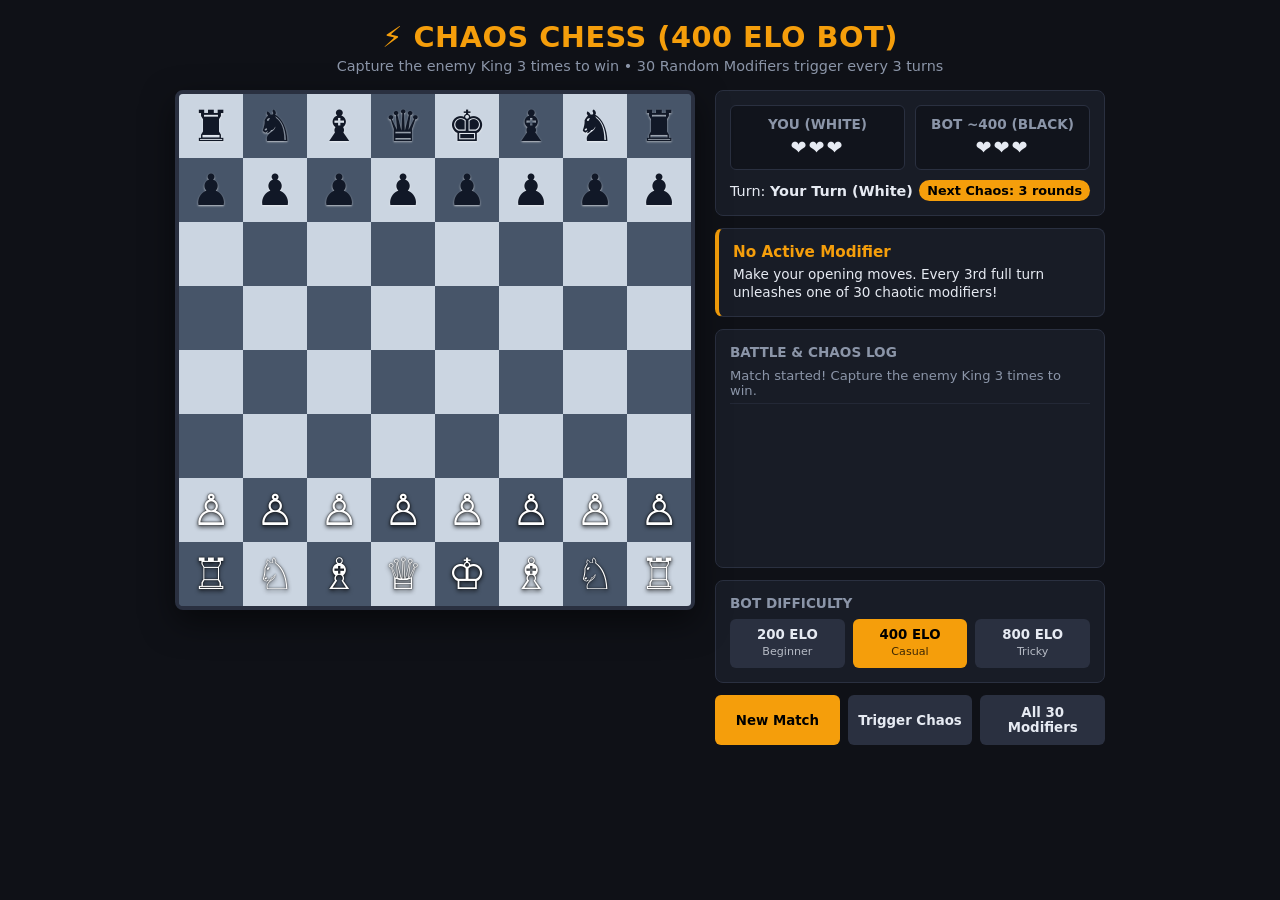
<file: spaces/chaos_chess.html>
<!DOCTYPE html>
<html lang="en">
<head>
<meta charset="UTF-8">
<meta name="viewport" content="width=device-width, initial-scale=1.0">
<title>Chaos Chess — 200 / 400 / 800 ELO Bots + 30 Modifiers</title>
<style>
  :root {
    --bg: #0f1117;
    --panel: #181c26;
    --border: #2a3040;
    --text: #e6eaf2;
    --muted: #8b95a8;
    --light-sq: #cbd5e1;
    --dark-sq: #475569;
    --accent: #f59e0b;
    --danger: #ef4444;
    --portal-a: #06b6d4;
    --portal-b: #d946ef;
  }
  * { box-sizing: border-box; margin: 0; padding: 0; font-family: system-ui, -apple-system, sans-serif; }
  body {
    background: var(--bg);
    color: var(--text);
    display: flex;
    flex-direction: column;
    align-items: center;
    min-height: 100vh;
    padding: 20px;
  }
  header {
    text-align: center;
    margin-bottom: 16px;
  }
  header h1 {
    font-size: 1.8rem;
    letter-spacing: 0.5px;
    color: var(--accent);
  }
  header p {
    color: var(--muted);
    font-size: 0.9rem;
    margin-top: 4px;
  }
  .layout {
    display: flex;
    flex-wrap: wrap;
    gap: 20px;
    justify-content: center;
    max-width: 1120px;
    width: 100%;
  }
  .board-wrap {
    position: relative;
    width: min(88vw, 520px);
    height: min(88vw, 520px);
    border: 4px solid var(--border);
    border-radius: 8px;
    overflow: hidden;
    box-shadow: 0 12px 32px rgba(0,0,0,0.5);
    background: var(--dark-sq);
  }
  .board-grid {
    display: grid;
    grid-template-columns: repeat(8, 1fr);
    grid-template-rows: repeat(8, 1fr);
    width: 100%;
    height: 100%;
  }
  .square {
    position: relative;
    display: flex;
    align-items: center;
    justify-content: center;
    user-select: none;
    cursor: pointer;
    transition: background-color 0.2s;
  }
  .square.light { background: var(--light-sq); }
  .square.dark { background: var(--dark-sq); }
  .square.selected { background: #fde047 !important; }
  .square.last-move { box-shadow: inset 0 0 0 4px rgba(245, 158, 11, 0.65); }
  .square.valid-move::after {
    content: "";
    width: 28%;
    height: 28%;
    background: rgba(16, 185, 129, 0.75);
    border-radius: 50%;
    pointer-events: none;
  }
  .square.valid-capture::after {
    content: "";
    position: absolute;
    inset: 6%;
    border: 4px solid rgba(239, 68, 68, 0.85);
    border-radius: 50%;
    pointer-events: none;
  }
  /* Terrain & Tile Overlays */
  .tile-crater {
    background: #1e1b18 !important;
    box-shadow: inset 0 0 12px #000;
  }
  .tile-crater::before {
    content: "☄️";
    font-size: 1.5rem;
    opacity: 0.7;
  }
  .tile-quicksand {
    background: #b45309 !important;
  }
  .tile-quicksand::before {
    content: "⏳";
    position: absolute;
    bottom: 2px;
    right: 3px;
    font-size: 0.75rem;
  }
  .tile-portal-a {
    box-shadow: inset 0 0 14px var(--portal-a);
    border: 2px dashed var(--portal-a);
  }
  .tile-portal-b {
    box-shadow: inset 0 0 14px var(--portal-b);
    border: 2px dashed var(--portal-b);
  }
  .tile-fog {
    background: #090b10 !important;
  }
  .tile-fog .piece-glyph { opacity: 0 !important; }
  .tile-mine::before {
    content: "💣";
    position: absolute;
    top: 2px;
    left: 3px;
    font-size: 0.75rem;
    opacity: 0.85;
  }
  .tile-trampoline {
    box-shadow: inset 0 0 12px #22c55e;
  }
  .tile-trampoline::before {
    content: "⏫";
    position: absolute;
    bottom: 2px;
    left: 3px;
    font-size: 0.75rem;
  }
  .tile-lava {
    background: #991b1b !important;
    box-shadow: inset 0 0 12px #f97316;
  }
  .tile-lava::before {
    content: "🌋";
    font-size: 1.35rem;
    opacity: 0.8;
  }
  .tile-airstrike {
    animation: blast 0.6s ease-out;
  }
  @keyframes blast {
    0% { background: #fff; }
    40% { background: #ef4444; }
    100% { background: transparent; }
  }

  /* Animated Pieces Layer */
  .pieces-layer {
    position: absolute;
    inset: 0;
    pointer-events: none;
  }
  .piece {
    position: absolute;
    width: 12.5%;
    height: 12.5%;
    display: flex;
    align-items: center;
    justify-content: center;
    font-size: clamp(1.8rem, 5.2vw, 2.7rem);
    transition: transform 0.28s cubic-bezier(0.22, 1, 0.36, 1), opacity 0.2s;
    z-index: 5;
  }
  .piece.white {
    color: #ffffff;
    text-shadow: 0 2px 4px rgba(0,0,0,0.85), 0 0 2px #000;
  }
  .piece.black {
    color: #111827;
    text-shadow: 0 1px 2px rgba(255,255,255,0.65);
  }
  .piece-glyph {
    display: flex;
    align-items: center;
    justify-content: center;
    width: 100%;
    height: 100%;
  }
  .piece.trapped::after {
    content: "🕸️";
    position: absolute;
    font-size: 1rem;
    bottom: 2px;
    right: 2px;
  }
  .piece.buffed::before {
    content: "⚡";
    position: absolute;
    font-size: 0.9rem;
    top: 2px;
    left: 2px;
  }
  .piece.shielded::before {
    content: "🛡️";
    position: absolute;
    font-size: 0.9rem;
    top: 2px;
    right: 2px;
  }

  /* Effects layer: explosions + dust clouds */
  .fx-layer { position: absolute; inset: 0; pointer-events: none; z-index: 20; }
  .fx { position: absolute; width: 12.5%; height: 12.5%; pointer-events: none; }
  .fx-flash {
    position: absolute; inset: 14%; border-radius: 50%;
    background: radial-gradient(circle, #fff 0%, #fde047 30%, #f97316 62%, rgba(239,68,68,0) 72%);
    animation: fxFlash 0.5s ease-out forwards;
  }
  @keyframes fxFlash {
    0% { transform: scale(0.2); opacity: 1; }
    55% { opacity: 0.95; }
    100% { transform: scale(1.9); opacity: 0; }
  }
  .fx-ring {
    position: absolute; inset: 20%; border-radius: 50%;
    border: 3px solid rgba(255, 200, 80, 0.9);
    animation: fxRing 0.5s ease-out forwards;
  }
  @keyframes fxRing {
    0% { transform: scale(0.3); opacity: 1; }
    100% { transform: scale(2); opacity: 0; }
  }
  .fx-spark {
    position: absolute; left: 50%; top: 50%; width: 6px; height: 6px; margin: -3px 0 0 -3px;
    border-radius: 50%; background: #fbbf24; box-shadow: 0 0 6px #f97316;
    animation: fxSpark 0.55s ease-out forwards;
  }
  @keyframes fxSpark {
    0% { transform: rotate(var(--a)) translateX(0) scale(1); opacity: 1; }
    100% { transform: rotate(var(--a)) translateX(var(--d)) scale(0.3); opacity: 0; }
  }
  .fx-puff {
    position: absolute; left: 50%; top: 50%; width: 46%; height: 46%; margin: -23% 0 0 -23%;
    border-radius: 50%;
    background: radial-gradient(circle, rgba(226,214,190,0.9) 0%, rgba(190,176,150,0.65) 55%, rgba(190,176,150,0) 75%);
    animation: fxPuff 0.7s ease-out both;
  }
  @keyframes fxPuff {
    0% { transform: translate(0, 0) scale(0.3); opacity: 0.9; }
    100% { transform: translate(var(--dx), var(--dy)) scale(1.15); opacity: 0; }
  }
  .piece.spawning .piece-glyph { animation: pieceSpawn 0.4s ease-out; }
  @keyframes pieceSpawn {
    0% { transform: scale(0.2); opacity: 0; }
    100% { transform: scale(1); opacity: 1; }
  }
  button.elo-btn { min-width: 0; padding: 8px 4px; line-height: 1.25; }
  button.elo-btn small { font-weight: 500; opacity: 0.75; }
  button.elo-btn.active { background: var(--accent); color: #000; }

  /* Side Panel */
  .sidebar {
    flex: 1;
    min-width: 290px;
    max-width: 390px;
    display: flex;
    flex-direction: column;
    gap: 12px;
  }
  .card {
    background: var(--panel);
    border: 1px solid var(--border);
    border-radius: 8px;
    padding: 14px;
  }
  .scoreboard {
    display: flex;
    justify-content: space-between;
    align-items: center;
    gap: 10px;
  }
  .score-box {
    flex: 1;
    background: #11141c;
    padding: 10px;
    border-radius: 6px;
    text-align: center;
    border: 1px solid var(--border);
  }
  .score-box h3 { font-size: 0.85rem; color: var(--muted); }
  .hearts { font-size: 1.2rem; margin-top: 4px; letter-spacing: 2px; }
  .chaos-meter {
    margin-top: 10px;
    display: flex;
    justify-content: space-between;
    align-items: center;
    font-size: 0.9rem;
  }
  .badge {
    background: var(--accent);
    color: #000;
    font-weight: 700;
    padding: 3px 8px;
    border-radius: 999px;
    font-size: 0.8rem;
  }
  .active-mod {
    border-left: 4px solid var(--accent);
  }
  .active-mod h4 { color: var(--accent); font-size: 0.95rem; margin-bottom: 4px; }
  .active-mod p { font-size: 0.85rem; color: var(--text); line-height: 1.35; }
  .log {
    height: 185px;
    overflow-y: auto;
    font-size: 0.82rem;
    display: flex;
    flex-direction: column;
    gap: 6px;
  }
  .log-entry {
    padding-bottom: 5px;
    border-bottom: 1px solid #232836;
    color: var(--muted);
  }
  .log-entry strong { color: var(--text); }
  .log-entry.chaos { color: #fbbf24; }
  .controls {
    display: flex;
    flex-wrap: wrap;
    gap: 8px;
  }
  button {
    flex: 1;
    min-width: 105px;
    background: var(--accent);
    color: #000;
    border: none;
    padding: 10px;
    border-radius: 6px;
    font-weight: 700;
    cursor: pointer;
    transition: opacity 0.15s;
  }
  button:hover { opacity: 0.9; }
  button.secondary {
    background: #2a3040;
    color: var(--text);
  }
  .modal {
    position: fixed;
    inset: 0;
    background: rgba(0,0,0,0.8);
    display: none;
    align-items: center;
    justify-content: center;
    z-index: 50;
    padding: 16px;
  }
  .modal.open { display: flex; }
  .modal-box {
    background: var(--panel);
    border: 2px solid var(--accent);
    padding: 22px;
    border-radius: 10px;
    text-align: center;
    max-width: 520px;
    width: 100%;
    max-height: 85vh;
    display: flex;
    flex-direction: column;
  }
  .modal-box h2 { color: var(--accent); margin-bottom: 8px; }
  .modal-box p { margin-bottom: 14px; color: var(--muted); font-size: 0.9rem; }
  .mod-list-scroll {
    overflow-y: auto;
    text-align: left;
    border: 1px solid var(--border);
    border-radius: 6px;
    padding: 10px;
    margin-bottom: 14px;
    background: #11141c;
    display: flex;
    flex-direction: column;
    gap: 8px;
  }
  .mod-list-item {
    border-bottom: 1px solid #232836;
    padding-bottom: 6px;
    font-size: 0.84rem;
  }
  .mod-list-item strong { color: var(--accent); display: block; margin-bottom: 2px; }

  /* ================= Chaos modifier animations ================= */
  /* Announcement banner */
  .chaos-banner {
    position: absolute; left: 50%; top: 50%; z-index: 40; pointer-events: none;
    min-width: 62%; max-width: 90%; text-align: center;
    background: rgba(15, 17, 23, 0.93); border: 2px solid var(--accent); border-radius: 12px; padding: 12px 18px;
    box-shadow: 0 0 40px rgba(245, 158, 11, 0.45);
    animation: bannerIn 1.8s cubic-bezier(.2,.9,.3,1.2) forwards;
  }
  .chaos-banner .cb-tag { font-size: 0.68rem; letter-spacing: 3px; color: var(--accent); font-weight: 800; }
  .chaos-banner .cb-icon { font-size: 2.4rem; line-height: 1.15; display: inline-block; animation: cbIcon .65s ease-out; }
  .chaos-banner .cb-name { font-size: 1.1rem; font-weight: 800; color: #fff; }
  @keyframes bannerIn {
    0% { transform: translate(-50%,-50%) scale(.35) rotate(-8deg); opacity: 0; }
    14% { transform: translate(-50%,-50%) scale(1.07) rotate(1deg); opacity: 1; }
    24% { transform: translate(-50%,-50%) scale(1) rotate(0); }
    80% { transform: translate(-50%,-50%) scale(1); opacity: 1; }
    100% { transform: translate(-50%,-62%) scale(.94); opacity: 0; }
  }
  @keyframes cbIcon { 0% { transform: scale(0) rotate(-120deg); } 70% { transform: scale(1.3) rotate(12deg); } 100% { transform: scale(1); } }

  /* Whole-board effects */
  .board-wrap.shake { animation: boardShake .6s; }
  .board-wrap.shake-small { animation: boardShake .3s; }
  @keyframes boardShake {
    0%,100% { transform: translate(0,0); } 10% { transform: translate(-6px,3px); } 20% { transform: translate(6px,-4px); }
    30% { transform: translate(-5px,-3px); } 40% { transform: translate(5px,4px); } 50% { transform: translate(-4px,2px); }
    60% { transform: translate(4px,-2px); } 70% { transform: translate(-2px,2px); } 80% { transform: translate(2px,-1px); }
  }
  .board-wrap.flip { animation: boardFlip .75s ease-in-out; }
  @keyframes boardFlip { 0% { transform: scaleX(1); } 50% { transform: scaleX(0.05); } 100% { transform: scaleX(1); } }
  .board-wrap.sepia { animation: sepiaPulse 1.1s ease-in-out; }
  @keyframes sepiaPulse { 0%,100% { filter: none; } 30%,70% { filter: sepia(.85) contrast(1.1); } }
  .pieces-layer.chaos-move .piece { transition: transform .8s cubic-bezier(.45,0,.2,1), opacity .2s; }
  .piece.no-slide { transition: none !important; }

  /* Lasting board states: ice and truce tint the squares under the pieces */
  .board-wrap::before {
    content: ""; position: absolute; inset: 0; pointer-events: none; z-index: 4; opacity: 0; transition: opacity .6s;
  }
  .board-wrap.iced::before {
    opacity: 1;
    background: linear-gradient(135deg, rgba(186,230,253,.38), rgba(255,255,255,.1) 40%, rgba(125,211,252,.32));
    box-shadow: inset 0 0 40px rgba(186,230,253,.85);
  }
  .board-wrap.truce::before {
    opacity: 1;
    background: radial-gradient(circle, rgba(255,255,255,.2), rgba(255,255,255,.04));
    box-shadow: inset 0 0 34px rgba(255,255,255,.7);
  }

  /* Lasting tile animations */
  .tile-portal-a { --pc: var(--portal-a); }
  .tile-portal-b { --pc: var(--portal-b); }
  .tile-portal-a, .tile-portal-b { animation: portalPulse 1.8s ease-in-out infinite; }
  @keyframes portalPulse { 0%,100% { box-shadow: inset 0 0 10px var(--pc); } 50% { box-shadow: inset 0 0 26px var(--pc), 0 0 10px var(--pc); } }
  .tile-lava { animation: lavaGlow 1.2s ease-in-out infinite alternate; }
  @keyframes lavaGlow { from { box-shadow: inset 0 0 10px #f97316; } to { box-shadow: inset 0 0 24px #fbbf24; } }
  .tile-lava::before { animation: lavaBob 1.6s ease-in-out infinite; }
  @keyframes lavaBob { 0%,100% { transform: translateY(0) scale(1); } 50% { transform: translateY(-6%) scale(1.08); } }
  .tile-mine::before { animation: mineBlink 1.6s ease-in-out infinite; }
  @keyframes mineBlink { 0%,100% { opacity: .85; } 50% { opacity: .35; } }
  .tile-trampoline::before { animation: springBob .9s ease-in-out infinite; }
  @keyframes springBob { 0%,100% { transform: translateY(0); } 50% { transform: translateY(-25%); } }
  .tile-quicksand:not(.valid-move):not(.valid-capture)::after {
    content: ""; position: absolute; inset: 22%; border-radius: 50%; border: 2px solid rgba(253,230,138,.65);
    animation: sandRipple 1.7s ease-out infinite;
  }
  @keyframes sandRipple { 0% { transform: scale(.3); opacity: 1; } 100% { transform: scale(1.5); opacity: 0; } }
  .fresh-tile::before { animation: tilePop .5s cubic-bezier(.2,1.6,.4,1) var(--fx-delay, 0s) both; }
  @keyframes tilePop { 0% { transform: scale(0); opacity: 0; } 100% { transform: scale(1); } }
  .quake-row { animation: quakeRow .7s ease-out; }
  @keyframes quakeRow { 0% { filter: brightness(1); } 30% { filter: brightness(1.6) sepia(.6); } 100% { filter: brightness(1); } }

  /* Lasting piece states */
  .piece .piece-glyph { transition: transform .5s ease, filter .4s; }
  .piece.ghosted .piece-glyph { opacity: .55; filter: drop-shadow(0 0 6px #a5f3fc); animation: ghostFloat 1.6s ease-in-out infinite; }
  @keyframes ghostFloat { 0%,100% { transform: translateY(0); } 50% { transform: translateY(-7%); } }
  .piece.giant .piece-glyph { transform: scale(1.22); filter: drop-shadow(0 0 5px #fbbf24); }
  .piece.vampiric .piece-glyph { filter: drop-shadow(0 0 6px #dc2626); }
  .piece.berserk .piece-glyph { filter: drop-shadow(0 0 7px #ef4444); animation: rage .45s ease-in-out infinite alternate; }
  @keyframes rage { from { transform: rotate(-5deg) scale(1); } to { transform: rotate(5deg) scale(1.07); } }
  .piece.holiday .piece-glyph { transform: scale(.78); filter: grayscale(.35); }
  .piece.holiday::after { content: "🏖️"; position: absolute; font-size: .85rem; bottom: 2px; left: 2px; }
  .piece.reversed .piece-glyph { transform: rotate(180deg); }
  .piece.shielded .piece-glyph { filter: drop-shadow(0 0 6px #60a5fa); }

  /* One-shot piece animations */
  .piece.anim-pop .piece-glyph { animation: popBig .6s cubic-bezier(.2,1.6,.4,1); }
  @keyframes popBig { 0% { transform: scale(1); } 40% { transform: scale(1.6); } 100% { transform: scale(1); } }
  .piece.anim-grow .piece-glyph { animation: growGiant .8s cubic-bezier(.2,1.5,.4,1); }
  @keyframes growGiant { 0% { transform: scale(1); } 50% { transform: scale(1.75); } 100% { transform: scale(1.22); } }
  .piece.anim-shrink .piece-glyph { animation: shrinkQ .7s ease-out; }
  @keyframes shrinkQ { 0% { transform: scale(1); } 30% { transform: scale(1.25); } 100% { transform: scale(.78); } }
  .piece.anim-spin .piece-glyph { animation: spinY .85s ease-in-out; }
  @keyframes spinY { 0% { transform: rotateY(0); } 100% { transform: rotateY(1080deg); } }
  .piece.anim-rise .piece-glyph { animation: riseUp .9s ease-out; }
  @keyframes riseUp { 0% { transform: translateY(55%) scale(.5); opacity: 0; filter: drop-shadow(0 0 12px #a855f7); } 100% { transform: none; opacity: 1; } }
  .piece.anim-teleport .piece-glyph { animation: teleIn .75s ease-out; }
  @keyframes teleIn { 0% { transform: scale(0) rotate(-200deg); opacity: 0; } 60% { transform: scale(1.3) rotate(12deg); opacity: 1; } 100% { transform: none; } }
  .piece.anim-shudder .piece-glyph { animation: shudder .45s linear; }
  @keyframes shudder {
    0%,100% { transform: translate(0,0); } 20% { transform: translate(-8%,4%); } 40% { transform: translate(8%,-4%); }
    60% { transform: translate(-6%,-3%); } 80% { transform: translate(6%,3%); }
  }
  .piece.anim-blood .piece-glyph { animation: blood .9s ease-in-out; }
  @keyframes blood { 0%,100% { filter: none; transform: scale(1); } 50% { filter: drop-shadow(0 0 12px #dc2626) brightness(1.25); transform: scale(1.25); } }
  .piece.anim-cloned .piece-glyph { animation: clonedIn .9s ease-out; }
  @keyframes clonedIn { 0%,55% { opacity: 0; transform: scale(.6); } 80% { opacity: 1; transform: scale(1.25); } 100% { transform: none; } }
  .piece.anim-burn .piece-glyph { animation: burn .7s ease-in forwards; }
  @keyframes burn {
    0% { filter: none; }
    50% { filter: drop-shadow(0 0 8px #f97316) sepia(1) saturate(4) hue-rotate(-30deg); }
    100% { transform: translateY(30%) scale(.35); opacity: 0; }
  }
  .piece.anim-vanish .piece-glyph { animation: vanish .6s ease-in forwards; }
  @keyframes vanish { to { transform: scale(0) rotate(-200deg); opacity: 0; } }

  /* Square-sized effects */
  .fx-board { position: absolute; inset: 0; pointer-events: none; }
  .fx-emoji {
    position: absolute; inset: 0; display: flex; align-items: center; justify-content: center;
    font-size: clamp(1.1rem, 3.6vw, 1.8rem); animation: emojiFloat 1s ease-out var(--delay, 0s) both;
  }
  @keyframes emojiFloat {
    0% { transform: translateY(10%) scale(.4); opacity: 0; } 25% { transform: translateY(-10%) scale(1.15); opacity: 1; }
    100% { transform: translateY(-95%) scale(.9); opacity: 0; }
  }
  .fx-portal {
    position: absolute; inset: -12%; border-radius: 50%;
    background: conic-gradient(from 0deg, var(--pc), transparent 25%, var(--pc) 50%, transparent 75%, var(--pc));
    -webkit-mask: radial-gradient(circle, transparent 20%, #000 23%, #000 62%, transparent 65%);
    mask: radial-gradient(circle, transparent 20%, #000 23%, #000 62%, transparent 65%);
    animation: portalOpen 1.3s ease-out var(--delay, 0s) both;
  }
  @keyframes portalOpen {
    0% { transform: scale(0) rotate(0); opacity: 0; } 40% { transform: scale(1.3) rotate(360deg); opacity: 1; }
    100% { transform: scale(.85) rotate(900deg); opacity: 0; }
  }
  .fx-meteor {
    position: absolute; left: 22%; top: 22%; width: 56%; height: 56%; border-radius: 50%;
    background: radial-gradient(circle at 35% 35%, #fff7c2, #f97316 45%, #7c2d12 72%);
    box-shadow: 0 0 18px #f97316, 0 0 40px rgba(249,115,22,.6);
    animation: meteorFall .5s cubic-bezier(.5,0,1,1) var(--delay, 0s) both;
  }
  .fx-meteor::before {
    content: ""; position: absolute; left: 30%; bottom: 50%; width: 40%; height: 280%; transform-origin: bottom center;
    transform: rotate(34deg); border-radius: 50% 50% 0 0;
    background: linear-gradient(to top, rgba(253,186,116,.95), rgba(253,186,116,0));
  }
  @keyframes meteorFall { 0% { transform: translate(260%,-380%) scale(.7); opacity: 0; } 10% { opacity: 1; } 100% { transform: translate(0,0) scale(1); opacity: 1; } }
  .fx-pillar {
    position: absolute; left: 18%; right: 18%; bottom: 8%; height: 320%; transform-origin: bottom; border-radius: 40% 40% 10% 10%;
    background: linear-gradient(to top, rgba(253,224,71,.95), rgba(253,224,71,.4) 60%, rgba(253,224,71,0));
    animation: pillar .9s ease-out var(--delay, 0s) both;
  }
  .fx-pillar.purple { background: linear-gradient(to top, rgba(168,85,247,.95), rgba(168,85,247,.4) 60%, rgba(168,85,247,0)); }
  @keyframes pillar { 0% { transform: scaleY(0); opacity: .2; } 35% { transform: scaleY(1); opacity: 1; } 100% { transform: scaleY(1.1); opacity: 0; } }
  .fx-bubble {
    position: absolute; inset: 4%; border-radius: 50%; border: 3px solid var(--pc, #60a5fa);
    box-shadow: 0 0 14px var(--pc, #60a5fa), inset 0 0 14px var(--pc, #60a5fa);
    animation: bubble 1s ease-out var(--delay, 0s) both;
  }
  @keyframes bubble { 0% { transform: scale(.2); opacity: 0; } 40% { transform: scale(1.15); opacity: 1; } 70% { transform: scale(.95); } 100% { transform: scale(1.45); opacity: 0; } }
  .fx-reticle { position: absolute; inset: 8%; border: 3px solid #ef4444; border-radius: 50%; animation: reticle .7s ease-in var(--delay, 0s) both; }
  .fx-reticle::before, .fx-reticle::after {
    content: ""; position: absolute; background: #ef4444; left: 50%; top: -18%; width: 3px; height: 136%; margin-left: -1.5px;
  }
  .fx-reticle::after { transform: rotate(90deg); }
  @keyframes reticle { 0% { transform: scale(2.3) rotate(-90deg); opacity: 0; } 55% { opacity: 1; } 100% { transform: scale(1) rotate(0); opacity: 1; } }
  .fx-sand {
    position: absolute; inset: 5%; border-radius: 50%;
    background: conic-gradient(#fbbf24, #b45309, #fde68a, #92400e, #fbbf24);
    animation: sandSwirl 1s ease-in var(--delay, 0s) both;
  }
  @keyframes sandSwirl { 0% { transform: scale(1.3) rotate(0); opacity: 0; } 30% { opacity: .9; } 100% { transform: scale(.1) rotate(540deg); opacity: 0; } }
  .fx-drop {
    position: absolute; inset: 0; display: flex; align-items: center; justify-content: center;
    font-size: clamp(1rem, 3vw, 1.5rem); animation: dropIn .65s cubic-bezier(.5,0,.5,1.5) var(--delay, 0s) both;
  }
  @keyframes dropIn {
    0% { transform: translateY(-320%); opacity: 0; } 55% { transform: translateY(0) scaleY(.75); opacity: 1; }
    75% { transform: translateY(-14%) scaleY(1.05); } 100% { transform: translateY(0); opacity: 0; }
  }
  .fx-drop.spring { animation-name: springIn; }
  @keyframes springIn {
    0% { transform: scaleY(0); opacity: 0; } 40% { transform: scaleY(1.6) translateY(-20%); opacity: 1; }
    65% { transform: scaleY(.7); } 85% { transform: scaleY(1.15); } 100% { transform: scaleY(1); opacity: 0; }
  }
  .fx-plume {
    position: absolute; left: 50%; top: 55%; width: 7px; height: 7px; margin: -3.5px 0 0 -3.5px; border-radius: 50%;
    background: #f97316; box-shadow: 0 0 8px #fbbf24; animation: plume .9s ease-out var(--delay, 0s) both;
  }
  @keyframes plume { 0% { transform: translate(0,0) scale(1.4); opacity: 1; } 100% { transform: translate(var(--dx), var(--dy)) scale(.3); opacity: 0; } }
  .fx-puff.purple { background: radial-gradient(circle, rgba(192,132,252,.9) 0%, rgba(126,34,206,.6) 55%, rgba(126,34,206,0) 75%); }
  .fx-rainbow {
    position: absolute; inset: -6%; border-radius: 50%;
    background: conic-gradient(#ef4444, #f97316, #eab308, #22c55e, #06b6d4, #3b82f6, #d946ef, #ef4444);
    -webkit-mask: radial-gradient(circle, transparent 38%, #000 41%, #000 60%, transparent 63%);
    mask: radial-gradient(circle, transparent 38%, #000 41%, #000 60%, transparent 63%);
    animation: rainbow .9s linear var(--delay, 0s) both;
  }
  @keyframes rainbow { 0% { transform: rotate(0) scale(.3); opacity: 0; } 30% { opacity: .9; } 100% { transform: rotate(720deg) scale(1.25); opacity: 0; } }
  .piece.fx-clone { opacity: .65; filter: drop-shadow(0 0 8px #a78bfa); transition: transform .5s ease-out, opacity .5s; z-index: 1; }

  /* Board-sized effects */
  .fx-frost {
    background: linear-gradient(100deg, transparent 0%, rgba(224,242,254,0) 30%, rgba(224,242,254,.9) 45%, rgba(186,230,253,.45) 55%, transparent 70%);
    background-size: 250% 100%; animation: frostSweep 1.05s ease-out forwards;
  }
  @keyframes frostSweep { 0% { background-position: 100% 0; } 100% { background-position: 0% 0; opacity: .25; } }
  .fx-fogroll {
    background: linear-gradient(to bottom, rgba(148,163,184,0), rgba(148,163,184,.8) 40%, rgba(100,116,139,.9) 60%, rgba(148,163,184,0));
    background-size: 100% 250%; animation: fogRoll 1.3s ease-in-out forwards;
  }
  @keyframes fogRoll { 0% { background-position: 0 100%; opacity: 0; } 20% { opacity: 1; } 100% { background-position: 0 0%; opacity: 0; } }
  .fx-gravity {
    background: linear-gradient(to top, transparent, rgba(168,85,247,.45) 45%, rgba(236,72,153,.35) 55%, transparent);
    background-size: 100% 250%; animation: gravitySweep 1s ease-in-out forwards;
  }
  @keyframes gravitySweep { 0% { background-position: 0 0%; } 100% { background-position: 0 100%; opacity: 0; } }
  .fx-flashwhite { background: radial-gradient(circle, rgba(255,255,255,.85), rgba(255,255,255,0) 70%); animation: whiteFlash 1s ease-out forwards; }
  @keyframes whiteFlash { 0% { opacity: 0; } 25% { opacity: 1; } 100% { opacity: 0; } }
  .fx-rewind {
    display: flex; align-items: center; justify-content: center; font-size: clamp(3rem, 12vw, 5rem);
    background: rgba(120, 90, 50, .3); animation: whiteFlash 1.1s ease-in-out forwards;
  }
  .fx-rewind span { animation: rewindSpin 1.1s ease-in-out forwards; }
  @keyframes rewindSpin { 0% { transform: rotate(0) scale(.5); } 100% { transform: rotate(-720deg) scale(1.1); } }
  .fx-bigicon {
    display: flex; align-items: center; justify-content: center; font-size: clamp(3rem, 12vw, 5rem);
    animation: bigIcon 1.2s ease-out forwards;
  }
  @keyframes bigIcon { 0% { transform: scale(.3); opacity: 0; } 30% { transform: scale(1.1); opacity: .95; } 100% { transform: scale(1.4) translateY(-20%); opacity: 0; } }
  .fx-wave {
    position: absolute; left: 50%; top: 50%; width: 20%; height: 20%; margin: -10% 0 0 -10%; border-radius: 50%;
    border: 4px solid rgba(147,197,253,.9); box-shadow: 0 0 20px rgba(147,197,253,.7);
  }
  .fx-wave.out { animation: waveOut .85s ease-out both; }
  .fx-wave.in { animation: waveIn .85s ease-in both; border-color: rgba(244,114,182,.9); box-shadow: 0 0 20px rgba(244,114,182,.7); }
  @keyframes waveOut { 0% { transform: scale(.2); opacity: 1; } 100% { transform: scale(7); opacity: 0; } }
  @keyframes waveIn { 0% { transform: scale(7); opacity: 0; } 30% { opacity: 1; } 100% { transform: scale(.2); opacity: 0; } }
</style>
</head>
<body>

<header>
  <h1 id="gameTitle">⚡ CHAOS CHESS (400 ELO BOT)</h1>
  <p>Capture the enemy King 3 times to win • 30 Random Modifiers trigger every 3 turns</p>
</header>

<div class="layout">
  <div class="board-wrap" id="boardWrap">
    <div class="board-grid" id="boardGrid"></div>
    <div class="pieces-layer" id="piecesLayer"></div>
    <div class="fx-layer" id="fxLayer"></div>
  </div>

  <div class="sidebar">
    <div class="card">
      <div class="scoreboard">
        <div class="score-box">
          <h3>YOU (WHITE)</h3>
          <div class="hearts" id="whiteHearts">❤️❤️❤️</div>
        </div>
        <div class="score-box">
          <h3 id="botLabel">BOT ~400 (BLACK)</h3>
          <div class="hearts" id="blackHearts">❤️❤️❤️</div>
        </div>
      </div>
      <div class="chaos-meter">
        <span>Turn: <strong id="turnLabel">White</strong></span>
        <span class="badge" id="countdownBadge">Next Chaos: 3 rounds</span>
      </div>
    </div>

    <div class="card active-mod">
      <h4 id="modTitle">No Active Modifier</h4>
      <p id="modDesc">Make your opening moves. Every 3rd full turn unleashes one of 30 chaotic modifiers!</p>
    </div>

    <div class="card">
      <h4 style="font-size:0.85rem; color:var(--muted); margin-bottom:8px;">BATTLE & CHAOS LOG</h4>
      <div class="log" id="eventLog"></div>
    </div>

    <div class="card">
      <h4 style="font-size:0.85rem; color:var(--muted); margin-bottom:8px;">BOT DIFFICULTY</h4>
      <div class="controls" id="eloRow">
        <button class="secondary elo-btn" data-elo="200" onclick="setBotElo(200)">200 ELO<br><small>Beginner</small></button>
        <button class="secondary elo-btn active" data-elo="400" onclick="setBotElo(400)">400 ELO<br><small>Casual</small></button>
        <button class="secondary elo-btn" data-elo="800" onclick="setBotElo(800)">800 ELO<br><small>Tricky</small></button>
      </div>
    </div>

    <div class="controls">
      <button onclick="resetGame()">New Match</button>
      <button class="secondary" onclick="triggerRandomModifier()">Trigger Chaos</button>
      <button class="secondary" onclick="openModIndex()">All 30 Modifiers</button>
    </div>
  </div>
</div>

<div class="modal" id="gameOverModal">
  <div class="modal-box">
    <h2 id="winnerTitle">Victory!</h2>
    <p id="winnerSub">You captured the enemy King 3 times.</p>
    <button onclick="resetGame()">Play Again</button>
  </div>
</div>

<div class="modal" id="modIndexModal">
  <div class="modal-box">
    <h2>📜 All 30 Chaos Modifiers</h2>
    <p>Every 3 full rounds, one of these 30 modifiers triggers at random.</p>
    <div class="mod-list-scroll" id="modListContainer"></div>
    <button onclick="closeModIndex()">Close</button>
  </div>
</div>

<script>
const GLYPHS = {
  w: { K: '♔', Q: '♕', R: '♖', B: '♗', N: '♘', P: '♙' },
  b: { K: '♚', Q: '♛', R: '♜', B: '♝', N: '♞', P: '♟' }
};

// Custom SVG Crest Shield + Crown model for the Royal Guard ('G')
function getPieceVisualHTML(piece) {
  if (piece.type === 'G') {
    const isWhite = piece.color === 'w';
    const fill = isWhite ? '#f8fafc' : '#1e293b';
    const stroke = isWhite ? '#0f172a' : '#f59e0b';
    const accent = isWhite ? '#f59e0b' : '#38bdf8';
    return `<svg viewBox="0 0 64 64" width="76%" height="76%" style="filter: drop-shadow(0 2px 3px rgba(0,0,0,0.75));">
      <path d="M14 14 L50 14 L48 36 C48 48 32 58 32 58 C32 58 16 48 16 36 Z" fill="${fill}" stroke="${stroke}" stroke-width="4" stroke-linejoin="round"/>
      <path d="M21 24 L26 30 L32 22 L38 30 L43 24 L41 35 L23 35 Z" fill="${accent}" stroke="${stroke}" stroke-width="2" stroke-linejoin="round"/>
      <line x1="32" y1="38" x2="32" y2="50" stroke="${accent}" stroke-width="3.5" stroke-linecap="round"/>
      <line x1="26" y1="44" x2="38" y2="44" stroke="${accent}" stroke-width="3.5" stroke-linecap="round"/>
    </svg>`;
  }
  return GLYPHS[piece.color][piece.type];
}

const PIECE_VALUES = { P: 1, N: 3, B: 3, R: 5, G: 6, Q: 9, K: 100 };

let board = [];
let pieceElements = new Map();
let nextPieceId = 1;

let turn = 'w';
let selected = null;
let validMoves = [];
let lastMove = null;
let halfMoves = 0;
let gameOver = false;

let kingLives = { w: 3, b: 3 };
let botElo = 400;
let suppressFx = false;
let historyStack = [];

// Chaos Effect States
let craters = new Set();
let quicksand = new Set();
let landmines = new Set();
let trampolines = new Set();
let lavaTiles = new Set();
let portals = null;
let iceFloorTurns = 0;
let fogTurns = 0;
let truceTurns = 0;
let berserkKnightsTurns = 0;
let queenNerfTurns = 0;
let reversePawnTurns = 0;
let magneticRepelTurns = 0;

function spawnRoyalGuardDiagonalPawns(r, c, color) {
  const diags = [[-1, -1], [-1, 1], [1, -1], [1, 1]];
  let count = 0;
  diags.forEach(([dr, dc]) => {
    const nr = r + dr, nc = c + dc;
    if (inBounds(nr, nc) && !board[nr][nc] && !craters.has(`${nr},${nc}`) && !lavaTiles.has(`${nr},${nc}`)) {
      board[nr][nc] = createPiece(color, 'P');
      count++;
    }
  });
  return count;
}

const MODIFIERS = [
  {
    name: "1. Wormholes",
    desc: "Two linked portals appear! Landing on one instantly teleports the piece to the other.",
    apply: () => {
      const empty = getEmptySquares();
      if (empty.length >= 2) {
        shuffle(empty);
        portals = { a: empty[0], b: empty[1] };
      }
    }
  },
  {
    name: "2. Meteor Shower",
    desc: "3 meteors smash into empty squares, creating impassable craters.",
    apply: () => {
      const empty = getEmptySquares();
      shuffle(empty);
      empty.slice(0, 3).forEach(([r, c]) => craters.add(`${r},${c}`));
    }
  },
  {
    name: "3. Ice Floor",
    desc: "The board freezes for 2 rounds! Sliding pieces (R, B, Q) skid 1 extra square if clear.",
    apply: () => { iceFloorTurns = 4; }
  },
  {
    name: "4. Earthquake",
    desc: "Two random rows shift horizontally, wrapping around the edges!",
    apply: () => {
      const rows = [0, 1, 2, 3, 4, 5, 6, 7];
      shuffle(rows);
      rows.slice(0, 2).forEach(r => {
        const dir = Math.random() < 0.5 ? 1 : -1;
        const oldRow = [...board[r]];
        for (let c = 0; c < 8; c++) {
          board[r][(c + dir + 8) % 8] = oldRow[c];
        }
      });
    }
  },
  {
    name: "5. Quicksand",
    desc: "3 tiles turn into quicksand. Pieces landing there get trapped for 2 turns!",
    apply: () => {
      const empty = getEmptySquares();
      shuffle(empty);
      empty.slice(0, 3).forEach(([r, c]) => quicksand.add(`${r},${c}`));
    }
  },
  {
    name: "6. Pawn Promotion Surge",
    desc: "One random pawn on each side instantly evolves into a Knight or Bishop!",
    apply: () => {
      ['w', 'b'].forEach(color => {
        const pawns = getPiecesByFilter(p => p.color === color && p.type === 'P');
        if (pawns.length) {
          const pick = pawns[Math.floor(Math.random() * pawns.length)];
          pick.piece.type = Math.random() < 0.5 ? 'N' : 'B';
        }
      });
    }
  },
  {
    name: "7. Royal Bodyguard",
    desc: "Two loyal pawns spawn adjacent to each King to defend the throne.",
    apply: () => {
      ['w', 'b'].forEach(color => {
        const k = findKing(color);
        if (!k) return;
        let spawned = 0;
        for (let dr = -1; dr <= 1; dr++) {
          for (let dc = -1; dc <= 1; dc++) {
            const nr = k.r + dr, nc = k.c + dc;
            if (inBounds(nr, nc) && !board[nr][nc] && !craters.has(`${nr},${nc}`) && !lavaTiles.has(`${nr},${nc}`) && spawned < 2) {
              board[nr][nc] = createPiece(color, 'P');
              spawned++;
            }
          }
        }
      });
    }
  },
  {
    name: "8. Vampire Blades",
    desc: "All Knights and Bishops gain Vampire status: their next capture steals the victim's movement type!",
    apply: () => {
      getPiecesByFilter(p => p.type === 'N' || p.type === 'B').forEach(x => x.piece.vampire = true);
    }
  },
  {
    name: "9. Ghost Form",
    desc: "All Rooks become ghosts for 1 move and can phase through blocking pieces!",
    apply: () => {
      getPiecesByFilter(p => p.type === 'R').forEach(x => x.piece.ghost = true);
    }
  },
  {
    name: "10. Giant Pawn",
    desc: "One random pawn per side mutates into a Giant Pawn (moves 1 square in any direction).",
    apply: () => {
      ['w', 'b'].forEach(color => {
        const pawns = getPiecesByFilter(p => p.color === color && p.type === 'P');
        if (pawns.length) {
          pawns[Math.floor(Math.random() * pawns.length)].piece.giant = true;
        }
      });
    }
  },
  {
    name: "11. Air Raid",
    desc: "Artillery strikes 3 random non-King squares, obliterating any piece caught inside!",
    apply: () => {
      const targets = [];
      for (let r = 0; r < 8; r++) {
        for (let c = 0; c < 8; c++) {
          if (!board[r][c] || board[r][c].type !== 'K') targets.push([r, c]);
        }
      }
      shuffle(targets);
      chaosMeta.targets = targets.slice(0, 3);
      chaosMeta.targets.forEach(([r, c]) => {
        if (board[r][c]) {
          logEvent(`💥 Air Raid destroyed ${board[r][c].color.toUpperCase()} ${board[r][c].type} at ${coordName(r, c)}!`, true);
          board[r][c] = null;
        }
      });
    }
  },
  {
    name: "12. Swap Meet",
    desc: "Two random non-King pieces on the board swap positions!",
    apply: () => {
      const list = getPiecesByFilter(p => p.type !== 'K');
      if (list.length >= 2) {
        shuffle(list);
        const a = list[0], b = list[1];
        const temp = board[a.r][a.c];
        board[a.r][a.c] = board[b.r][b.c];
        board[b.r][b.c] = temp;
      }
    }
  },
  {
    name: "13. Magnetic Pull",
    desc: "A magnetic pulse pulls every non-King piece 1 square toward the center of the board!",
    apply: () => {
      const order = [];
      for (let r = 0; r < 8; r++) {
        for (let c = 0; c < 8; c++) {
          if (board[r][c] && board[r][c].type !== 'K') order.push([r, c]);
        }
      }
      order.sort((a, b) => distCenter(a[0], a[1]) - distCenter(b[0], b[1]));
      order.forEach(([r, c]) => {
        const dr = r < 3 ? 1 : (r > 4 ? -1 : 0);
        const dc = c < 3 ? 1 : (c > 4 ? -1 : 0);
        const nr = r + dr, nc = c + dc;
        if ((dr !== 0 || dc !== 0) && !board[nr][nc] && !craters.has(`${nr},${nc}`) && !lavaTiles.has(`${nr},${nc}`)) {
          board[nr][nc] = board[r][c];
          board[r][c] = null;
        }
      });
    }
  },
  {
    name: "14. Berserk Knights",
    desc: "For 2 rounds, Knights can move twice in a single turn!",
    apply: () => { berserkKnightsTurns = 4; }
  },
  {
    name: "15. Time Rewind",
    desc: "A temporal rift rewinds the board back 1 move!",
    apply: () => {
      if (historyStack.length > 0) {
        const prev = historyStack.pop();
        board = prev.board;
        craters = prev.craters;
        quicksand = prev.quicksand;
        landmines = prev.landmines;
        trampolines = prev.trampolines;
        lavaTiles = prev.lavaTiles;
        logEvent("⏪ Time Rewind reverted the previous move!", true);
      }
    }
  },
  {
    name: "16. Fog of War",
    desc: "Dense fog hides enemy pieces more than 2 squares away from your army for 2 rounds!",
    apply: () => { fogTurns = 4; }
  },
  {
    name: "17. Mirror Realm",
    desc: "The entire board flips horizontally left-to-right!",
    apply: () => {
      for (let r = 0; r < 8; r++) {
        board[r].reverse();
      }
    }
  },
  {
    name: "18. Clone Army",
    desc: "Each side duplicates one random Knight, Bishop, or Rook onto an empty adjacent square!",
    apply: () => {
      ['w', 'b'].forEach(color => {
        const minors = getPiecesByFilter(p => p.color === color && ['N', 'B', 'R'].includes(p.type));
        if (!minors.length) return;
        const pick = minors[Math.floor(Math.random() * minors.length)];
        for (let dr = -1; dr <= 1; dr++) {
          for (let dc = -1; dc <= 1; dc++) {
            const nr = pick.r + dr, nc = pick.c + dc;
            if (inBounds(nr, nc) && !board[nr][nc] && !craters.has(`${nr},${nc}`) && !lavaTiles.has(`${nr},${nc}`)) {
              board[nr][nc] = createPiece(color, pick.piece.type);
              return;
            }
          }
        }
      });
    }
  },
  {
    name: "19. Pacifist Truce",
    desc: "A temporary ceasefire prevents all captures for 1 full round!",
    apply: () => { truceTurns = 2; }
  },
  {
    name: "20. King's Teleport",
    desc: "Both Kings swap places with a random friendly pawn!",
    apply: () => {
      ['w', 'b'].forEach(color => {
        const k = findKing(color);
        const pawns = getPiecesByFilter(p => p.color === color && p.type === 'P');
        if (k && pawns.length) {
          const p = pawns[Math.floor(Math.random() * pawns.length)];
          board[k.r][k.c] = p.piece;
          board[p.r][p.c] = k.piece;
        }
      });
    }
  },
  {
    name: "21. Royal Guard Ascension",
    desc: "A random non-King piece transforms into a custom-crested Royal Guard! It moves & captures 1 square in any direction and spawns 4 diagonal pawns immediately and on every capture.",
    apply: () => {
      const candidates = getPiecesByFilter(p => p.type !== 'K' && p.type !== 'G');
      if (candidates.length > 0) {
        const pick = candidates[Math.floor(Math.random() * candidates.length)];
        pick.piece.type = 'G';
        pick.piece.giant = false;
        const spawned = spawnRoyalGuardDiagonalPawns(pick.r, pick.c, pick.piece.color);
        logEvent(`🛡️ ${pick.piece.color === 'w' ? 'White' : 'Black'} promoted a piece at ${coordName(pick.r, pick.c)} into a Royal Guard (+${spawned} diagonal pawns)!`, true);
      }
    }
  },
  {
    name: "22. Landmine Field",
    desc: "4 hidden proximity mines are planted on empty squares. Stepping on one detonates the piece (Kings survive with -1 life)!",
    apply: () => {
      const empty = getEmptySquares();
      shuffle(empty);
      empty.slice(0, 4).forEach(([r, c]) => landmines.add(`${r},${c}`));
    }
  },
  {
    name: "23. Trampoline Tiles",
    desc: "3 spring-loaded trampolines appear! Landing on one launches the piece 2 squares forward.",
    apply: () => {
      const empty = getEmptySquares();
      shuffle(empty);
      empty.slice(0, 3).forEach(([r, c]) => trampolines.add(`${r},${c}`));
    }
  },
  {
    name: "24. Volcanic Eruption",
    desc: "2 center squares erupt into deadly lava tiles that destroy any non-King piece entering them.",
    apply: () => {
      const mid = [[3,3],[3,4],[4,3],[4,4],[2,3],[2,4],[5,3],[5,4]];
      shuffle(mid);
      mid.slice(0, 2).forEach(([r, c]) => {
        if (!board[r][c] || board[r][c].type !== 'K') {
          board[r][c] = null;
          lavaTiles.add(`${r},${c}`);
        }
      });
    }
  },
  {
    name: "25. Aegis Shield",
    desc: "One random non-King piece on each side gains a protective Shield that blocks the next capture attempt against it!",
    apply: () => {
      ['w', 'b'].forEach(color => {
        const list = getPiecesByFilter(p => p.color === color && p.type !== 'K');
        if (list.length) {
          list[Math.floor(Math.random() * list.length)].piece.shield = true;
        }
      });
    }
  },
  {
    name: "26. Reverse Gravity",
    desc: "For 2 rounds, pawns march and capture backward instead of forward!",
    apply: () => { reversePawnTurns = 4; }
  },
  {
    name: "27. Queen's Humble Holiday",
    desc: "For 2 rounds, all Queens lose their long range and move like standard Pawns!",
    apply: () => { queenNerfTurns = 4; }
  },
  {
    name: "28. Necromancy",
    desc: "Each side resurrects a fallen Knight or Bishop onto an empty back-rank square!",
    apply: () => {
      ['w', 'b'].forEach(color => {
        const row = color === 'w' ? 7 : 0;
        const cols = [0, 1, 2, 3, 4, 5, 6, 7];
        shuffle(cols);
        for (const c of cols) {
          if (!board[row][c] && !craters.has(`${row},${c}`) && !lavaTiles.has(`${row},${c}`)) {
            board[row][c] = createPiece(color, Math.random() < 0.5 ? 'N' : 'B');
            break;
          }
        }
      });
    }
  },
  {
    name: "29. Shockwave Repulsion",
    desc: "A shockwave from the center blasts all non-King pieces 1 square outward toward the board edges!",
    apply: () => {
      const order = [];
      for (let r = 0; r < 8; r++) {
        for (let c = 0; c < 8; c++) {
          if (board[r][c] && board[r][c].type !== 'K') order.push([r, c]);
        }
      }
      order.sort((a, b) => distCenter(b[0], b[1]) - distCenter(a[0], a[1]));
      order.forEach(([r, c]) => {
        const dr = r <= 3 ? -1 : 1;
        const dc = c <= 3 ? -1 : 1;
        const nr = r + dr, nc = c + dc;
        if (inBounds(nr, nc) && !board[nr][nc] && !craters.has(`${nr},${nc}`) && !lavaTiles.has(`${nr},${nc}`)) {
          board[nr][nc] = board[r][c];
          board[r][c] = null;
        }
      });
    }
  },
  {
    name: "30. Chaos Roulette",
    desc: "Every Knight, Bishop, and Rook on the board randomly mutates into another minor/major piece (N, B, R, or Royal Guard)!",
    apply: () => {
      const pool = ['N', 'B', 'R', 'G'];
      getPiecesByFilter(p => ['N', 'B', 'R'].includes(p.type)).forEach(item => {
        item.piece.type = pool[Math.floor(Math.random() * pool.length)];
      });
    }
  }
];

function createPiece(color, type) {
  return {
    id: nextPieceId++,
    color,
    type,
    trapped: 0,
    vampire: false,
    ghost: false,
    giant: false,
    shield: false
  };
}

function initBoard() {
  board = Array.from({ length: 8 }, () => Array(8).fill(null));
  const backRank = ['R', 'N', 'B', 'Q', 'K', 'B', 'N', 'R'];
  for (let c = 0; c < 8; c++) {
    board[0][c] = createPiece('b', backRank[c]);
    board[1][c] = createPiece('b', 'P');
    board[6][c] = createPiece('w', 'P');
    board[7][c] = createPiece('w', backRank[c]);
  }
}

function buildGridDOM() {
  const grid = document.getElementById('boardGrid');
  grid.innerHTML = '';
  for (let r = 0; r < 8; r++) {
    for (let c = 0; c < 8; c++) {
      const sq = document.createElement('div');
      sq.id = `sq-${r}-${c}`;
      sq.className = `square ${(r + c) % 2 === 0 ? 'light' : 'dark'}`;
      sq.onclick = () => onSquareClick(r, c);
      grid.appendChild(sq);
    }
  }
}

function render() {
  for (let r = 0; r < 8; r++) {
    for (let c = 0; c < 8; c++) {
      const sq = document.getElementById(`sq-${r}-${c}`);
      sq.className = `square ${(r + c) % 2 === 0 ? 'light' : 'dark'}`;
      const key = `${r},${c}`;
      if (craters.has(key)) sq.classList.add('tile-crater');
      if (quicksand.has(key)) sq.classList.add('tile-quicksand');
      if (landmines.has(key)) sq.classList.add('tile-mine');
      if (trampolines.has(key)) sq.classList.add('tile-trampoline');
      if (lavaTiles.has(key)) sq.classList.add('tile-lava');
      if (portals) {
        if (portals.a[0] === r && portals.a[1] === c) sq.classList.add('tile-portal-a');
        if (portals.b[0] === r && portals.b[1] === c) sq.classList.add('tile-portal-b');
      }
      if (selected && selected.r === r && selected.c === c) sq.classList.add('selected');
      if (lastMove && ((lastMove.from[0] === r && lastMove.from[1] === c) || (lastMove.to[0] === r && lastMove.to[1] === c))) {
        sq.classList.add('last-move');
      }
      const vm = validMoves.find(m => m.r === r && m.c === c);
      if (vm) {
        sq.classList.add(board[r][c] ? 'valid-capture' : 'valid-move');
      }
      if (fogTurns > 0 && !isVisibleToWhite(r, c)) {
        sq.classList.add('tile-fog');
      }
    }
  }
  paintTileFx();
  const wrap = document.getElementById('boardWrap');
  wrap.classList.toggle('iced', iceFloorTurns > 0);
  wrap.classList.toggle('truce', truceTurns > 0);

  const layer = document.getElementById('piecesLayer');
  const activeIds = new Set();

  for (let r = 0; r < 8; r++) {
    for (let c = 0; c < 8; c++) {
      const p = board[r][c];
      if (!p) continue;
      activeIds.add(p.id);
      let el = pieceElements.get(p.id);
      if (!el) {
        el = document.createElement('div');
        el.className = `piece ${p.color === 'w' ? 'white' : 'black'}`;
        el.innerHTML = `<span class="piece-glyph"></span>`;
        layer.appendChild(el);
        pieceElements.set(p.id, el);
        if (!suppressFx) {
          el.classList.add('spawning');
          setTimeout(() => el.classList.remove('spawning'), 450);
          spawnFx('dust', r, c);
        }
      }
      const glyphEl = el.querySelector('.piece-glyph');
      const sig = `${p.color}-${p.type}`;
      if (glyphEl.dataset.sig !== sig) {
        glyphEl.innerHTML = getPieceVisualHTML(p);
        glyphEl.dataset.sig = sig;
      }

      el.classList.toggle('trapped', p.trapped > 0);
      el.classList.toggle('buffed', p.vampire || p.ghost || p.giant);
      el.classList.toggle('shielded', !!p.shield);
      // Lasting looks for active modifiers
      el.classList.toggle('ghosted', !!p.ghost);
      el.classList.toggle('giant', !!p.giant && p.type === 'P');
      el.classList.toggle('vampiric', !!p.vampire);
      el.classList.toggle('berserk', berserkKnightsTurns > 0 && p.type === 'N');
      el.classList.toggle('holiday', queenNerfTurns > 0 && p.type === 'Q');
      el.classList.toggle('reversed', reversePawnTurns > 0 && p.type === 'P' && !p.giant);

      if (fogTurns > 0 && p.color === 'b' && !isVisibleToWhite(r, c)) {
        el.style.opacity = '0';
      } else {
        el.style.opacity = '1';
      }

      el.style.transform = `translate(${c * 100}%, ${r * 100}%)`;
    }
  }

  for (const [id, el] of pieceElements.entries()) {
    if (!activeIds.has(id)) {
      el.remove();
      pieceElements.delete(id);
    }
  }

  document.getElementById('whiteHearts').textContent = '❤️'.repeat(kingLives.w) + '🖤'.repeat(3 - kingLives.w);
  document.getElementById('blackHearts').textContent = '❤️'.repeat(kingLives.b) + '🖤'.repeat(3 - kingLives.b);
  document.getElementById('turnLabel').textContent = turn === 'w' ? 'Your Turn (White)' : 'Bot Thinking...';
  const movesLeft = 3 - (Math.floor(halfMoves / 2) % 3);
  document.getElementById('countdownBadge').textContent = `Next Chaos: ${movesLeft} ${movesLeft === 1 ? 'round' : 'rounds'}`;
}

function isVisibleToWhite(r, c) {
  for (let wr = 0; wr < 8; wr++) {
    for (let wc = 0; wc < 8; wc++) {
      if (board[wr][wc] && board[wr][wc].color === 'w') {
        if (Math.max(Math.abs(wr - r), Math.abs(wc - c)) <= 2) return true;
      }
    }
  }
  return false;
}

function onSquareClick(r, c) {
  if (gameOver || turn !== 'w') return;

  const move = validMoves.find(m => m.r === r && m.c === c);
  if (move && selected) {
    executeMove(selected.r, selected.c, r, c);
    return;
  }

  const clicked = board[r][c];
  if (clicked && clicked.color === 'w') {
    if (clicked.trapped > 0) {
      logEvent(`🕸️ That piece is stuck in quicksand for ${clicked.trapped} more turn(s)!`);
      return;
    }
    selected = { r, c };
    validMoves = getPseudoLegalMoves(r, c);
  } else {
    selected = null;
    validMoves = [];
  }
  render();
}

function getPseudoLegalMoves(r, c) {
  const p = board[r][c];
  if (!p || p.trapped > 0) return [];
  const moves = [];
  const baseDir = p.color === 'w' ? -1 : 1;
  const dir = reversePawnTurns > 0 ? -baseDir : baseDir;

  const addMove = (nr, nc) => {
    if (!inBounds(nr, nc) || craters.has(`${nr},${nc}`)) return false;
    const target = board[nr][nc];
    if (!target) {
      moves.push({ r: nr, c: nc });
      return true;
    } else if (target.color !== p.color && truceTurns === 0) {
      moves.push({ r: nr, c: nc });
      return false;
    }
    return false;
  };

  const effectiveType = (p.type === 'Q' && queenNerfTurns > 0) ? 'P' : p.type;

  if (effectiveType === 'P') {
    if (p.giant) {
      for (let dr = -1; dr <= 1; dr++) {
        for (let dc = -1; dc <= 1; dc++) {
          if (dr !== 0 || dc !== 0) addMove(r + dr, c + dc);
        }
      }
    } else {
      const f1 = r + dir;
      if (inBounds(f1, c) && !board[f1][c] && !craters.has(`${f1},${c}`)) {
        moves.push({ r: f1, c });
        const startRow = p.color === 'w' ? 6 : 1;
        const f2 = r + dir * 2;
        if (reversePawnTurns === 0 && r === startRow && !board[f2][c] && !craters.has(`${f2},${c}`)) {
          moves.push({ r: f2, c });
        }
      }
      if (truceTurns === 0) {
        [-1, 1].forEach(dc => {
          const nc = c + dc;
          if (inBounds(f1, nc) && board[f1][nc] && board[f1][nc].color !== p.color) {
            moves.push({ r: f1, c: nc });
          }
        });
      }
    }
  } else if (effectiveType === 'N') {
    const jumps = [[-2,-1],[-2,1],[-1,-2],[-1,2],[1,-2],[1,2],[2,-1],[2,1]];
    jumps.forEach(([dr, dc]) => addMove(r + dr, c + dc));
  } else if (effectiveType === 'K' || effectiveType === 'G') {
    // Both King and Royal Guard move and capture 1 square in all 8 directions
    for (let dr = -1; dr <= 1; dr++) {
      for (let dc = -1; dc <= 1; dc++) {
        if (dr !== 0 || dc !== 0) addMove(r + dr, c + dc);
      }
    }
  } else {
    const dirs = [];
    if (effectiveType === 'R' || effectiveType === 'Q') dirs.push([-1,0],[1,0],[0,-1],[0,1]);
    if (effectiveType === 'B' || effectiveType === 'Q') dirs.push([-1,-1],[-1,1],[1,-1],[1,1]);
    dirs.forEach(([dr, dc]) => {
      let nr = r + dr, nc = c + dc;
      while (inBounds(nr, nc)) {
        if (craters.has(`${nr},${nc}`)) break;
        const target = board[nr][nc];
        if (!target) {
          moves.push({ r: nr, c: nc });
        } else {
          if (target.color !== p.color && truceTurns === 0) {
            moves.push({ r: nr, c: nc });
          }
          if (!p.ghost) break;
        }
        nr += dr;
        nc += dc;
      }
    });
  }
  return moves;
}

function executeMove(fr, fc, tr, tc, isBonusJump = false) {
  saveSnapshot();
  const mover = board[fr][fc];
  let destR = tr, destC = tc;

  // Ice Floor Skid for sliding pieces
  if (iceFloorTurns > 0 && ['R', 'B', 'Q'].includes(mover.type) && !board[destR][destC]) {
    const stepR = Math.sign(tr - fr);
    const stepC = Math.sign(tc - fc);
    const skidR = destR + stepR, skidC = destC + stepC;
    if (inBounds(skidR, skidC) && !board[skidR][skidC] && !craters.has(`${skidR},${skidC}`)) {
      destR = skidR;
      destC = skidC;
      logEvent(`🧊 ${mover.color.toUpperCase()} ${mover.type} skidded on ice to ${coordName(destR, destC)}!`);
    }
  }

  const target = board[destR][destC];

  // Check Aegis Shield on target
  if (target && target.shield) {
    target.shield = false;
    logEvent(`🛡️ ${target.color.toUpperCase()} ${target.type}'s Aegis Shield blocked the capture at ${coordName(destR, destC)}!`, true);
    lastMove = { from: [fr, fc], to: [destR, destC] };
    selected = null;
    validMoves = [];
    advanceTurn();
    return;
  }

  board[destR][destC] = mover;
  board[fr][fc] = null;
  mover.ghost = false;

  // Handle Capture & King 3-Life Rule
  if (target) {
    spawnFx('boom', destR, destC);
    if (target.type === 'K') {
      kingLives[target.color]--;
      logEvent(`👑 ${mover.color === 'w' ? 'WHITE' : 'BLACK'} CAPTURED THE KING! (${kingLives[target.color]} lives left)`, true);
      if (kingLives[target.color] <= 0) {
        endMatch(mover.color);
        render();
        return;
      } else {
        respawnKing(target);
      }
    } else {
      logEvent(`${mover.color === 'w' ? 'You' : 'Bot'} captured ${target.type} at ${coordName(destR, destC)}.`);
      if (mover.vampire && target.type !== 'K') {
        mover.type = target.type;
        mover.vampire = false;
        logEvent(`🧛 Vampire Blade absorbed ${target.type} powers!`);
      }
    }

    // Royal Guard Special Ability: Respawns 4 pawns in the 4 diagonal squares around it on capture
    if (mover.type === 'G') {
      const spawned = spawnRoyalGuardDiagonalPawns(destR, destC, mover.color);
      if (spawned > 0) {
        logEvent(`🛡️ Royal Guard summoned ${spawned} diagonal pawn(s) after capturing!`, true);
      }
    }
  }

  // Pawn Auto-Promotion on back rank
  if (mover.type === 'P' && (destR === 0 || destR === 7)) {
    mover.type = 'Q';
    logEvent(`👑 Pawn promoted to Queen!`);
  }

  // Trampoline Tile Launch
  if (trampolines.has(`${destR},${destC}`)) {
    const jumpDir = mover.color === 'w' ? -2 : 2;
    const landR = destR + jumpDir;
    if (inBounds(landR, destC) && !board[landR][destC] && !craters.has(`${landR},${destC}`)) {
      board[landR][destC] = mover;
      board[destR][destC] = null;
      destR = landR;
      logEvent(`⏫ Trampoline launched ${mover.type} to ${coordName(destR, destC)}!`, true);
    }
  }

  // Wormhole Teleport
  if (portals) {
    if (destR === portals.a[0] && destC === portals.a[1] && !board[portals.b[0]][portals.b[1]]) {
      board[portals.b[0]][portals.b[1]] = mover;
      board[destR][destC] = null;
      destR = portals.b[0]; destC = portals.b[1];
      logEvent(`🌀 Wormhole teleported ${mover.type} to ${coordName(destR, destC)}!`, true);
    } else if (destR === portals.b[0] && destC === portals.b[1] && !board[portals.a[0]][portals.a[1]]) {
      board[portals.a[0]][portals.a[1]] = mover;
      board[destR][destC] = null;
      destR = portals.a[0]; destC = portals.a[1];
      logEvent(`🌀 Wormhole teleported ${mover.type} to ${coordName(destR, destC)}!`, true);
    }
  }

  // Landmine Explosion
  const destKey = `${destR},${destC}`;
  if (landmines.has(destKey)) {
    landmines.delete(destKey);
    spawnFx('boom', destR, destC);
    if (mover.type === 'K') {
      kingLives[mover.color]--;
      logEvent(`💣 ${mover.color.toUpperCase()} King stepped on a landmine! (${kingLives[mover.color]} lives left)`, true);
      if (kingLives[mover.color] <= 0) {
        endMatch(mover.color === 'w' ? 'b' : 'w');
        render();
        return;
      }
    } else {
      board[destR][destC] = null;
      logEvent(`💣 BOOM! ${mover.color.toUpperCase()} ${mover.type} detonated a landmine at ${coordName(destR, destC)}!`, true);
    }
  }

  // Lava Tile Hazard
  if (lavaTiles.has(destKey) && board[destR][destC]) {
    if (mover.type !== 'K') {
      board[destR][destC] = null;
      spawnFx('boom', destR, destC);
      logEvent(`🌋 ${mover.color.toUpperCase()} ${mover.type} fell into lava at ${coordName(destR, destC)}!`, true);
    }
  }

  // Quicksand Trap
  if (quicksand.has(destKey) && board[destR][destC]) {
    mover.trapped = 2;
    logEvent(`⏳ ${mover.type} sank into quicksand at ${coordName(destR, destC)}!`);
  }

  lastMove = { from: [fr, fc], to: [destR, destC] };
  selected = null;
  validMoves = [];

  // Berserk Knight Double Jump
  if (!isBonusJump && berserkKnightsTurns > 0 && board[destR][destC] && mover.type === 'N' && mover.trapped === 0) {
    const extraMoves = getPseudoLegalMoves(destR, destC);
    if (extraMoves.length > 0 && mover.color === 'w') {
      selected = { r: destR, c: destC };
      validMoves = extraMoves;
      logEvent(`⚔️ Berserk Knight! Make a second jump!`);
      render();
      return;
    }
  }

  advanceTurn();
}

function respawnKing(kingPiece) {
  const homeRows = kingPiece.color === 'w' ? [7, 6] : [0, 1];
  for (const r of homeRows) {
    const cols = [0, 1, 2, 3, 4, 5, 6, 7];
    shuffle(cols);
    for (const c of cols) {
      if (!board[r][c] && !craters.has(`${r},${c}`) && !lavaTiles.has(`${r},${c}`)) {
        board[r][c] = kingPiece;
        logEvent(`✨ ${kingPiece.color.toUpperCase()} King respawned at ${coordName(r, c)}!`, true);
        spawnFx('dust', r, c);
        return;
      }
    }
  }
}

function advanceTurn() {
  for (let r = 0; r < 8; r++) {
    for (let c = 0; c < 8; c++) {
      const p = board[r][c];
      if (p && p.color === turn && p.trapped > 0) p.trapped--;
    }
  }

  if (iceFloorTurns > 0) iceFloorTurns--;
  if (fogTurns > 0) fogTurns--;
  if (truceTurns > 0) truceTurns--;
  if (berserkKnightsTurns > 0) berserkKnightsTurns--;
  if (queenNerfTurns > 0) queenNerfTurns--;
  if (reversePawnTurns > 0) reversePawnTurns--;

  halfMoves++;

  if (halfMoves > 0 && halfMoves % 6 === 0) {
    triggerRandomModifier();
  }

  turn = turn === 'w' ? 'b' : 'w';
  render();

  if (turn === 'b' && !gameOver) {
    // Give a chaos animation time to play before the bot moves.
    setTimeout(makeBotMove, 450 + Math.max(0, chaosBusyUntil - performance.now()));
  }
}

/* ---------- Bot move scorers (higher = better) ---------- */

// ~200 ELO: wanders around almost randomly, only occasionally notices a capture.
function scoreMove200(fr, fc, m) {
  let score = Math.random() * 10;
  if (board[m.r][m.c] && Math.random() < 0.25) score += 10;
  return score;
}

// ~400 ELO: random noise + likes captures (the original bot).
function scoreMove400(fr, fc, m) {
  let score = Math.random() * 4.5;
  const target = board[m.r][m.c];
  if (target) {
    score += PIECE_VALUES[target.type] * (Math.random() < 0.7 ? 1.5 : 0.2);
  }
  return score;
}

// ~800 ELO: values trades, avoids hanging pieces, escapes threats, dodges hazards, pushes pawns.
const BOT800_VALUES = { P: 1, N: 3, B: 3, R: 5, G: 6, Q: 9, K: 8 };

function squareAttackedBy(color, r, c) {
  for (let rr = 0; rr < 8; rr++) {
    for (let cc = 0; cc < 8; cc++) {
      const p = board[rr][cc];
      if (p && p.color === color && getPseudoLegalMoves(rr, cc).some(x => x.r === r && x.c === c)) {
        return true;
      }
    }
  }
  return false;
}

function scoreMove800(fr, fc, m) {
  const mover = board[fr][fc];
  const target = board[m.r][m.c];
  const myVal = BOT800_VALUES[mover.type];
  let score = 0;

  // Material gain
  if (target) {
    if (target.shield) score += 0.4;
    else score += target.type === 'K' ? 10 : BOT800_VALUES[target.type];
  }

  // Is my piece currently under threat? Reward getting out of it.
  if (squareAttackedBy('w', fr, fc)) score += myVal * 0.8;

  // Simulate the move to see whether the destination is safe / defended.
  board[m.r][m.c] = mover;
  board[fr][fc] = null;
  const attacked = squareAttackedBy('w', m.r, m.c);
  let defended = false;
  if (attacked) {
    const saved = mover;
    board[m.r][m.c] = { color: 'w', type: 'P', trapped: 0, shield: false };
    defended = squareAttackedBy('b', m.r, m.c);
    board[m.r][m.c] = saved;
  }
  board[fr][fc] = mover;
  board[m.r][m.c] = target;

  if (attacked) score -= defended ? myVal * 0.35 : myVal;

  // Hazards
  const key = `${m.r},${m.c}`;
  if (lavaTiles.has(key) && mover.type !== 'K') score -= myVal + 2;
  if (landmines.has(key)) score -= mover.type === 'K' ? 8 : myVal + 2;
  if (quicksand.has(key)) score -= 1.5;

  // Positional ideas
  if (mover.type !== 'K') score += (7 - distCenter(m.r, m.c)) * 0.04;
  else score -= 0.3;
  if (mover.type === 'P') {
    score += 0.15;
    if (m.r === 7 && reversePawnTurns === 0) score += 7;
  }

  return score + Math.random() * 0.4;
}

function makeBotMove() {
  if (gameOver || turn !== 'b') return;
  const scorer = botElo <= 200 ? scoreMove200 : (botElo >= 800 ? scoreMove800 : scoreMove400);
  const allMoves = [];
  for (let r = 0; r < 8; r++) {
    for (let c = 0; c < 8; c++) {
      if (board[r][c] && board[r][c].color === 'b') {
        const moves = getPseudoLegalMoves(r, c);
        moves.forEach(m => {
          const score = scorer(r, c, m);
          allMoves.push({ fr: r, fc: c, tr: m.r, tc: m.c, score });
        });
      }
    }
  }

  if (allMoves.length === 0) {
    logEvent("Bot has no legal moves and passes turn.");
    advanceTurn();
    return;
  }

  allMoves.sort((a, b) => b.score - a.score);
  const chosen = allMoves[0];
  executeMove(chosen.fr, chosen.fc, chosen.tr, chosen.tc);
}

/* ================= Chaos modifier animations ================= */
const MOD_ICONS = ['🌀','☄️','🧊','🌍','⏳','⬆️','💂','🧛','👻','🗿','✈️','🔄','🧲','⚔️','⏪',
                   '🌫️','🪞','🧬','🕊️','👑','🛡️','💣','⏫','🌋','🔰','🙃','🏖️','💀','💥','🎰'];
let tileFx = new Map();        // temporary square classes that survive re-renders
let chaosBusyUntil = 0;        // bot waits until the chaos animation has played
let chaosMeta = {};            // extra info a modifier hands to its animation
let fxEpoch = 0;               // bumped on reset so stale timers do nothing

function later(ms, fn) {
  const e = fxEpoch;
  setTimeout(() => { if (e === fxEpoch) fn(); }, ms);
}
function fxVisible(r, c) { return !(fogTurns > 0 && !isVisibleToWhite(r, c)); }

function markTile(r, c, cls, ms, delay = 0) {
  tileFx.set(`${r},${c}:${cls}`, { r, c, cls, delay, until: performance.now() + delay + ms });
}
function paintTileFx() {
  const now = performance.now();
  for (const [key, t] of tileFx) {
    if (now > t.until) { tileFx.delete(key); continue; }
    const sq = document.getElementById(`sq-${t.r}-${t.c}`);
    if (!sq) continue;
    sq.classList.add(t.cls);
    sq.style.setProperty('--fx-delay', `${t.delay}ms`);
  }
}

function fxSquare(r, c, html, ms = 1000, delay = 0, vars = {}) {
  if (!fxVisible(r, c)) return null;
  const el = document.createElement('div');
  el.className = 'fx';
  el.style.left = (c * 12.5) + '%';
  el.style.top = (r * 12.5) + '%';
  el.style.setProperty('--delay', `${delay}ms`);
  for (const k in vars) el.style.setProperty(k, vars[k]);
  el.innerHTML = html;
  document.getElementById('fxLayer').appendChild(el);
  later(ms + delay, () => el.remove());
  return el;
}
function fxBoard(cls, html = '', ms = 1100) {
  const el = document.createElement('div');
  el.className = 'fx-board ' + cls;
  el.innerHTML = html;
  document.getElementById('fxLayer').appendChild(el);
  later(ms, () => el.remove());
  return el;
}
function boardClass(cls, ms) {
  const wrap = document.getElementById('boardWrap');
  wrap.classList.remove(cls);
  void wrap.offsetWidth;
  wrap.classList.add(cls);
  later(ms, () => wrap.classList.remove(cls));
}
function pieceAnim(id, cls, ms = 800, delay = 0) {
  later(delay, () => {
    const el = pieceElements.get(id);
    if (!el) return;
    el.classList.remove(cls);
    void el.offsetWidth;
    el.classList.add(cls);
    later(ms, () => el.classList.remove(cls));
  });
}
function emojiAt(r, c, emoji, delay = 0) {
  fxSquare(r, c, `<div class="fx-emoji">${emoji}</div>`, 1000, delay);
}
function plumeAt(r, c, delay = 0, purple = false) {
  let html = '';
  for (let i = 0; i < 12; i++) {
    const dx = Math.round((Math.random() - 0.5) * 50), dy = -Math.round(40 + Math.random() * 60);
    html += `<div class="fx-plume" style="--dx:${dx}px; --dy:${dy}px; animation-delay:${delay + Math.round(Math.random() * 120)}ms;${purple ? 'background:#a855f7; box-shadow:0 0 8px #c084fc;' : ''}"></div>`;
  }
  fxSquare(r, c, html, 1100, 0);
}
function smokeAt(r, c, delay = 0) {
  let html = '';
  for (let i = 0; i < 5; i++) {
    const dx = Math.round((Math.random() - 0.5) * 60), dy = -Math.round(60 + Math.random() * 60);
    html += `<div class="fx-puff purple" style="--dx:${dx}%; --dy:${dy}%; animation-delay:${delay + i * 70}ms"></div>`;
  }
  fxSquare(r, c, html, 1200, 0);
}
// A see-through copy of a piece that glides from one square to another.
function cloneGlide(from, to, piece, delay = 0) {
  if (!fxVisible(from[0], from[1]) && !fxVisible(to[0], to[1])) return;
  const el = document.createElement('div');
  el.className = `piece fx-clone ${piece.color === 'w' ? 'white' : 'black'}`;
  el.innerHTML = `<span class="piece-glyph">${getPieceVisualHTML(piece)}</span>`;
  el.style.transform = `translate(${from[1] * 100}%, ${from[0] * 100}%)`;
  document.getElementById('fxLayer').appendChild(el);
  later(delay + 20, () => { el.style.transform = `translate(${to[1] * 100}%, ${to[0] * 100}%)`; });
  later(delay + 650, () => { el.style.opacity = '0'; });
  later(delay + 1100, () => el.remove());
}

// Board state before/after a modifier, so each animation knows exactly what changed.
function snapshotState() {
  const pos = new Map();
  for (let r = 0; r < 8; r++) {
    for (let c = 0; c < 8; c++) {
      const p = board[r][c];
      if (p) pos.set(p.id, { r, c, type: p.type, color: p.color, vampire: !!p.vampire, ghost: !!p.ghost, giant: !!p.giant, shield: !!p.shield, piece: p });
    }
  }
  return {
    pos,
    tiles: { craters: new Set(craters), quicksand: new Set(quicksand), landmines: new Set(landmines), trampolines: new Set(trampolines), lavaTiles: new Set(lavaTiles) },
    portals: portals ? JSON.stringify(portals) : null
  };
}
function diffState(a, b) {
  const d = { before: a, moved: [], added: [], removed: [], retyped: [], flags: { vampire: [], ghost: [], giant: [], shield: [] }, tiles: {}, newPortals: null };
  for (const [id, nb] of b.pos) {
    const na = a.pos.get(id);
    if (!na) { d.added.push({ id, ...nb }); continue; }
    if (na.r !== nb.r || na.c !== nb.c) d.moved.push({ id, from: [na.r, na.c], to: [nb.r, nb.c], ...nb });
    if (na.type !== nb.type) d.retyped.push({ id, ...nb, fromType: na.type });
    for (const f of ['vampire', 'ghost', 'giant', 'shield']) if (!na[f] && nb[f]) d.flags[f].push({ id, ...nb });
  }
  for (const [id, na] of a.pos) if (!b.pos.has(id)) d.removed.push({ id, ...na });
  for (const k of Object.keys(b.tiles)) {
    d.tiles[k] = [...b.tiles[k]].filter(x => !a.tiles[k].has(x)).map(s => s.split(',').map(Number));
  }
  if (b.portals && b.portals !== a.portals) d.newPortals = JSON.parse(b.portals);
  return d;
}

// Pieces removed by a modifier keep their element briefly so they can be blown up or fade out.
function doomPiece(x, delay, style) {
  if (!x.el) return;
  later(delay, () => {
    if (style === 'burn') x.el.classList.add('anim-burn');
    else if (style === 'vanish') x.el.classList.add('anim-vanish');
    else spawnFx('boom', x.r, x.c);
  });
  later(delay + (style === 'boom' ? 120 : 650), () => {
    if (style === 'burn') spawnFx('boom', x.r, x.c);
    x.el.remove();
  });
}

const MOD_ANIMS = [
  /* 1 Wormholes */ { post: d => {
    if (!d.newPortals) return;
    [['a', '#06b6d4'], ['b', '#d946ef']].forEach(([k, col], i) => {
      const [r, c] = d.newPortals[k];
      fxSquare(r, c, '<div class="fx-portal"></div>', 1300, i * 180, { '--pc': col });
      fxSquare(r, c, '<div class="fx-bubble"></div>', 1000, i * 180 + 250, { '--pc': col });
    });
  } },
  /* 2 Meteor Shower */ { post: d => {
    d.tiles.craters.forEach(([r, c], i) => {
      const delay = i * 180;
      fxSquare(r, c, '<div class="fx-meteor"></div>', 520, delay);
      markTile(r, c, 'fresh-tile', 900, delay + 470);
      later(delay + 480, () => { spawnFx('boom', r, c); spawnFx('dust', r, c); boardClass('shake-small', 320); });
    });
  } },
  /* 3 Ice Floor */ { post: () => {
    fxBoard('fx-frost', '', 1100);
    for (let i = 0; i < 9; i++) emojiAt(Math.floor(Math.random() * 8), Math.floor(Math.random() * 8), '❄️', Math.round(Math.random() * 600));
  } },
  /* 4 Earthquake */ { post: d => {
    boardClass('shake', 650);
    const rows = [...new Set(d.moved.map(m => m.to[0]))];
    rows.forEach(r => { for (let c = 0; c < 8; c++) markTile(r, c, 'quake-row', 800); });
    paintTileFx();
    d.moved.forEach(m => pieceAnim(m.id, 'anim-shudder', 450, 800));
  } },
  /* 5 Quicksand */ { post: d => {
    d.tiles.quicksand.forEach(([r, c], i) => {
      fxSquare(r, c, '<div class="fx-sand"></div>', 1000, i * 150);
      markTile(r, c, 'fresh-tile', 900, i * 150 + 450);
    });
  } },
  /* 6 Pawn Promotion Surge */ { post: d => {
    d.retyped.forEach((x, i) => {
      fxSquare(x.r, x.c, '<div class="fx-pillar"></div>', 900, i * 200);
      pieceAnim(x.id, 'anim-pop', 600, i * 200 + 250);
    });
  } },
  /* 7 Royal Bodyguard */ { post: d => {
    ['w', 'b'].forEach(color => {
      const k = findKing(color);
      if (!k) return;
      fxSquare(k.r, k.c, '<div class="fx-bubble"></div>', 1000, 0, { '--pc': '#fbbf24' });
      emojiAt(k.r, k.c, '💂');
    });
    d.added.forEach(x => pieceAnim(x.id, 'anim-rise', 900));
  } },
  /* 8 Vampire Blades */ { post: d => {
    d.flags.vampire.forEach((x, i) => {
      pieceAnim(x.id, 'anim-blood', 900, i * 60);
      emojiAt(x.r, x.c, '🦇', i * 60);
    });
  } },
  /* 9 Ghost Form */ { post: d => {
    d.flags.ghost.forEach((x, i) => {
      emojiAt(x.r, x.c, '👻', i * 80);
      fxSquare(x.r, x.c, '<div class="fx-bubble"></div>', 1000, i * 80, { '--pc': '#a5f3fc' });
    });
  } },
  /* 10 Giant Pawn */ { post: d => {
    d.flags.giant.forEach(x => {
      pieceAnim(x.id, 'anim-grow', 800);
      spawnFx('dust', x.r, x.c);
    });
  } },
  /* 11 Air Raid */ { post: (d, doomed) => {
    const targets = chaosMeta.targets || [];
    targets.forEach(([r, c], i) => {
      const delay = i * 160;
      fxSquare(r, c, '<div class="fx-reticle"></div>', 700, delay);
      later(delay + 680, () => {
        spawnFx('boom', r, c);
        markTile(r, c, 'tile-airstrike', 650);
        paintTileFx();
        boardClass('shake-small', 320);
      });
      doomed.filter(x => x.r === r && x.c === c).forEach(x => doomPiece(x, delay + 680, 'boom'));
    });
    return true;
  } },
  /* 12 Swap Meet */ { post: d => {
    d.moved.forEach(m => {
      fxSquare(m.from[0], m.from[1], '<div class="fx-bubble"></div>', 900, 0, { '--pc': '#c084fc' });
      fxSquare(m.to[0], m.to[1], '<div class="fx-bubble"></div>', 900, 600, { '--pc': '#c084fc' });
      emojiAt(m.to[0], m.to[1], '🔄', 650);
    });
  } },
  /* 13 Magnetic Pull */ { post: d => {
    fxBoard('', '<div class="fx-wave in"></div><div class="fx-wave in" style="animation-delay:.18s"></div><div class="fx-wave in" style="animation-delay:.36s"></div>', 1300);
    d.moved.forEach(m => pieceAnim(m.id, 'anim-shudder', 450, 820));
  } },
  /* 14 Berserk Knights */ { post: () => {
    getPiecesByFilter(p => p.type === 'N').forEach((x, i) => {
      pieceAnim(x.piece.id, 'anim-pop', 600, i * 70);
      emojiAt(x.r, x.c, '💢', i * 70);
    });
  } },
  /* 15 Time Rewind */ { post: (d, doomed) => {
    boardClass('sepia', 1100);
    fxBoard('fx-rewind', '<span>⏪</span>', 1100);
    doomed.forEach(x => doomPiece(x, 0, 'vanish'));
    d.added.forEach(x => pieceAnim(x.id, 'anim-rise', 900));
    return true;
  } },
  /* 16 Fog of War */ { post: () => { fxBoard('fx-fogroll', '', 1300); } },
  /* 17 Mirror Realm */ { post: () => {
    boardClass('flip', 750);
    fxBoard('fx-bigicon', '<span>🪞</span>', 1200);
  } },
  /* 18 Clone Army */ { post: d => {
    d.added.forEach(x => {
      // Find the original it was copied from: same side and type, next door.
      let src = null;
      for (const [, o] of d.before.pos) {
        if (o.color === x.color && o.type === x.type && Math.max(Math.abs(o.r - x.r), Math.abs(o.c - x.c)) === 1) { src = o; break; }
      }
      if (src) {
        cloneGlide([src.r, src.c], [x.r, x.c], x.piece);
        pieceAnim(src.piece.id, 'anim-pop', 600);
      }
      pieceAnim(x.id, 'anim-cloned', 900);
      emojiAt(x.r, x.c, '🧬', 300);
    });
  } },
  /* 19 Pacifist Truce */ { post: () => {
    fxBoard('fx-flashwhite', '', 1000);
    fxBoard('fx-bigicon', '<span>🕊️</span>', 1300);
  } },
  /* 20 King's Teleport */ {
    pre: d => d.moved.forEach(m => { const el = pieceElements.get(m.id); if (el) el.classList.add('no-slide'); }),
    post: d => {
      d.moved.forEach(m => {
        pieceAnim(m.id, 'anim-teleport', 750);
        fxSquare(m.from[0], m.from[1], '<div class="fx-bubble"></div>', 900, 0, { '--pc': '#22d3ee' });
        fxSquare(m.to[0], m.to[1], '<div class="fx-bubble"></div>', 900, 120, { '--pc': '#22d3ee' });
        if (m.type === 'K') emojiAt(m.to[0], m.to[1], '✨', 150);
      });
      later(80, () => d.moved.forEach(m => { const el = pieceElements.get(m.id); if (el) el.classList.remove('no-slide'); }));
    }
  },
  /* 21 Royal Guard Ascension */ { post: d => {
    d.retyped.filter(x => x.type === 'G').forEach(x => {
      fxSquare(x.r, x.c, '<div class="fx-pillar"></div>', 900);
      pieceAnim(x.id, 'anim-pop', 600, 250);
      emojiAt(x.r, x.c, '👑', 200);
    });
    d.added.forEach((x, i) => pieceAnim(x.id, 'anim-rise', 900, 300 + i * 80));
  } },
  /* 22 Landmine Field */ { post: d => {
    d.tiles.landmines.forEach(([r, c], i) => {
      fxSquare(r, c, '<div class="fx-drop">💣</div>', 650, i * 140);
      markTile(r, c, 'fresh-tile', 900, i * 140 + 450);
    });
  } },
  /* 23 Trampoline Tiles */ { post: d => {
    d.tiles.trampolines.forEach(([r, c], i) => {
      fxSquare(r, c, '<div class="fx-drop spring">⏫</div>', 750, i * 150);
      markTile(r, c, 'fresh-tile', 900, i * 150 + 500);
    });
  } },
  /* 24 Volcanic Eruption */ { post: (d, doomed) => {
    boardClass('shake', 650);
    d.tiles.lavaTiles.forEach(([r, c], i) => {
      plumeAt(r, c, i * 150);
      markTile(r, c, 'fresh-tile', 900, i * 150 + 200);
    });
    doomed.forEach(x => doomPiece(x, 0, 'burn'));
    return true;
  } },
  /* 25 Aegis Shield */ { post: d => {
    d.flags.shield.forEach((x, i) => {
      fxSquare(x.r, x.c, '<div class="fx-bubble"></div>', 1000, i * 150, { '--pc': '#60a5fa' });
      pieceAnim(x.id, 'anim-pop', 600, i * 150 + 200);
    });
  } },
  /* 26 Reverse Gravity */ { post: () => {
    // Pawns flip upside down through their lasting "reversed" look.
    fxBoard('fx-gravity', '', 1000);
  } },
  /* 27 Queen's Humble Holiday */ { post: () => {
    getPiecesByFilter(p => p.type === 'Q').forEach(x => {
      pieceAnim(x.piece.id, 'anim-shrink', 700);
      emojiAt(x.r, x.c, '🏖️', 150);
    });
  } },
  /* 28 Necromancy */ { post: d => {
    d.added.forEach((x, i) => {
      fxSquare(x.r, x.c, '<div class="fx-pillar purple"></div>', 900, i * 200);
      smokeAt(x.r, x.c, i * 200);
      pieceAnim(x.id, 'anim-rise', 900, i * 200);
    });
  } },
  /* 29 Shockwave Repulsion */ { post: d => {
    fxBoard('', '<div class="fx-wave out"></div><div class="fx-wave out" style="animation-delay:.15s"></div><div class="fx-wave out" style="animation-delay:.3s"></div>', 1300);
    boardClass('shake-small', 320);
    d.moved.forEach(m => pieceAnim(m.id, 'anim-shudder', 450, 820));
  } },
  /* 30 Chaos Roulette */ { post: d => {
    const ids = new Set(d.retyped.map(x => x.id));
    for (const [id, o] of d.before.pos) if (['N', 'B', 'R'].includes(o.type)) ids.add(id);
    let i = 0;
    for (const id of ids) {
      const x = getPiecesByFilter(p => p.id === id)[0];
      if (!x) continue;
      pieceAnim(id, 'anim-spin', 850, i * 50);
      fxSquare(x.r, x.c, '<div class="fx-rainbow"></div>', 900, i * 50);
      i++;
    }
  } }
];

function showChaosBanner(idx, mod) {
  const wrap = document.getElementById('boardWrap');
  wrap.querySelectorAll('.chaos-banner').forEach(b => b.remove());
  const el = document.createElement('div');
  el.className = 'chaos-banner';
  const name = mod.name.replace(/^\d+\.\s*/, '');
  el.innerHTML = `<div class="cb-tag">CHAOS EVENT</div><div class="cb-icon">${MOD_ICONS[idx] || '⚡'}</div><div class="cb-name">${name}</div>`;
  wrap.appendChild(el);
  later(1850, () => el.remove());
}

function triggerRandomModifier(forceIdx) {
  const idx = Number.isInteger(forceIdx) ? forceIdx : Math.floor(Math.random() * MODIFIERS.length);
  const mod = MODIFIERS[idx];
  document.getElementById('modTitle').textContent = `${MOD_ICONS[idx] || '⚡'} ${mod.name}`;
  document.getElementById('modDesc').textContent = mod.desc;
  logEvent(`🎲 CHAOS EVENT: ${mod.name} — ${mod.desc}`, true);

  chaosMeta = {};
  const before = snapshotState();
  mod.apply();
  const d = diffState(before, snapshotState());
  const anim = MOD_ANIMS[idx] || {};

  // Keep the elements of removed pieces on screen so their exit can be animated.
  const doomed = d.removed.map(x => {
    const el = pieceElements.get(x.id);
    if (el) pieceElements.delete(x.id);
    return { ...x, el };
  });

  const layer = document.getElementById('piecesLayer');
  if (d.moved.length) {
    layer.classList.add('chaos-move');
    later(950, () => layer.classList.remove('chaos-move'));
  }
  if (anim.pre) anim.pre(d);
  render();
  showChaosBanner(idx, mod);
  let handled = false;
  try { handled = anim.post ? !!anim.post(d, doomed) : false; } catch (e) { console.error(e); }
  if (!handled) doomed.forEach(x => doomPiece(x, 0, 'boom'));
  chaosBusyUntil = performance.now() + 1400;
}

function saveSnapshot() {
  const clonedBoard = board.map(row => row.map(cell => cell ? { ...cell } : null));
  historyStack.push({
    board: clonedBoard,
    craters: new Set(craters),
    quicksand: new Set(quicksand),
    landmines: new Set(landmines),
    trampolines: new Set(trampolines),
    lavaTiles: new Set(lavaTiles)
  });
  if (historyStack.length > 6) historyStack.shift();
}

function endMatch(winnerColor) {
  gameOver = true;
  document.getElementById('winnerTitle').textContent = winnerColor === 'w' ? '🏆 VICTORY!' : '💀 DEFEAT!';
  document.getElementById('winnerSub').textContent = winnerColor === 'w'
    ? `You captured the ${botElo} ELO Bot’s King 3 times!`
    : `The ${botElo} ELO Bot captured your King 3 times!`;
  document.getElementById('gameOverModal').classList.add('open');
}

function openModIndex() {
  const container = document.getElementById('modListContainer');
  container.innerHTML = MODIFIERS.map((m, i) =>
    `<div class="mod-list-item"><strong>${MOD_ICONS[i] || ''} ${m.name}</strong><span>${m.desc}</span></div>`
  ).join('');
  document.getElementById('modIndexModal').classList.add('open');
}

function closeModIndex() {
  document.getElementById('modIndexModal').classList.remove('open');
}

function resetGame() {
  document.getElementById('gameOverModal').classList.remove('open');
  fxEpoch++;
  tileFx.clear();
  chaosBusyUntil = 0;
  const wrap = document.getElementById('boardWrap');
  wrap.classList.remove('shake', 'shake-small', 'flip', 'sepia', 'iced', 'truce');
  wrap.querySelectorAll('.chaos-banner').forEach(b => b.remove());
  document.getElementById('piecesLayer').classList.remove('chaos-move');
  pieceElements.clear();
  document.getElementById('piecesLayer').innerHTML = '';
  document.getElementById('fxLayer').innerHTML = '';
  turn = 'w';
  selected = null;
  validMoves = [];
  lastMove = null;
  halfMoves = 0;
  gameOver = false;
  kingLives = { w: 3, b: 3 };
  historyStack = [];
  craters.clear();
  quicksand.clear();
  landmines.clear();
  trampolines.clear();
  lavaTiles.clear();
  portals = null;
  iceFloorTurns = 0;
  fogTurns = 0;
  truceTurns = 0;
  berserkKnightsTurns = 0;
  queenNerfTurns = 0;
  reversePawnTurns = 0;
  document.getElementById('eventLog').innerHTML = '';
  document.getElementById('modTitle').textContent = 'No Active Modifier';
  document.getElementById('modDesc').textContent = 'Make your opening moves. Every 3rd full turn unleashes one of 30 chaotic modifiers!';
  initBoard();
  buildGridDOM();
  suppressFx = true;
  render();
  suppressFx = false;
  updateBotUI();
  logEvent('Match started! Capture the enemy King 3 times to win.');
}

// Helpers
function spawnFx(kind, r, c) {
  const layer = document.getElementById('fxLayer');
  if (!layer || suppressFx) return;
  if (fogTurns > 0 && !isVisibleToWhite(r, c)) return; // don't leak info through fog
  const fx = document.createElement('div');
  fx.className = 'fx';
  fx.style.left = (c * 12.5) + '%';
  fx.style.top = (r * 12.5) + '%';
  let html = '';
  if (kind === 'boom') {
    html += '<div class="fx-flash"></div><div class="fx-ring"></div>';
    const n = 8;
    for (let i = 0; i < n; i++) {
      const a = Math.round((360 / n) * i + Math.random() * 30);
      const d = 28 + Math.round(Math.random() * 16);
      html += `<div class="fx-spark" style="--a:${a}deg; --d:${d}px"></div>`;
    }
  } else {
    const n = 6;
    for (let i = 0; i < n; i++) {
      const ang = (Math.PI * 2 / n) * i + Math.random() * 0.8;
      const dist = 55 + Math.random() * 35;
      const dx = Math.round(Math.cos(ang) * dist);
      const dy = Math.round(Math.sin(ang) * dist * 0.8);
      html += `<div class="fx-puff" style="--dx:${dx}%; --dy:${dy}%; animation-delay:${Math.round(Math.random() * 60)}ms"></div>`;
    }
  }
  fx.innerHTML = html;
  layer.appendChild(fx);
  setTimeout(() => fx.remove(), 800);
}
function updateBotUI() {
  document.getElementById('botLabel').textContent = `BOT ~${botElo} (BLACK)`;
  document.getElementById('gameTitle').textContent = `⚡ CHAOS CHESS (${botElo} ELO BOT)`;
  document.querySelectorAll('.elo-btn').forEach(b => b.classList.toggle('active', Number(b.dataset.elo) === botElo));
}
function setBotElo(elo) {
  if (elo === botElo) return;
  botElo = elo;
  updateBotUI();
  logEvent(`🤖 Bot difficulty set to ~${elo} ELO (applies from its next move).`);
}
function inBounds(r, c) { return r >= 0 && r < 8 && c >= 0 && c < 8; }
function distCenter(r, c) { return Math.abs(r - 3.5) + Math.abs(c - 3.5); }
function coordName(r, c) { return `${String.fromCharCode(97 + c)}${8 - r}`; }
function shuffle(arr) {
  for (let i = arr.length - 1; i > 0; i--) {
    const j = Math.floor(Math.random() * (i + 1));
    [arr[i], arr[j]] = [arr[j], arr[i]];
  }
}
function getEmptySquares() {
  const out = [];
  for (let r = 0; r < 8; r++) {
    for (let c = 0; c < 8; c++) {
      if (!board[r][c] && !craters.has(`${r},${c}`) && !lavaTiles.has(`${r},${c}`)) out.push([r, c]);
    }
  }
  return out;
}
function getPiecesByFilter(fn) {
  const out = [];
  for (let r = 0; r < 8; r++) {
    for (let c = 0; c < 8; c++) {
      if (board[r][c] && fn(board[r][c])) out.push({ r, c, piece: board[r][c] });
    }
  }
  return out;
}
function findKing(color) {
  const res = getPiecesByFilter(p => p.color === color && p.type === 'K');
  return res.length ? res[0] : null;
}
function logEvent(msg, isChaos = false) {
  const log = document.getElementById('eventLog');
  const div = document.createElement('div');
  div.className = `log-entry ${isChaos ? 'chaos' : ''}`;
  div.textContent = msg;
  log.prepend(div);
}

resetGame();
</script>
</body>
</html>
</file>
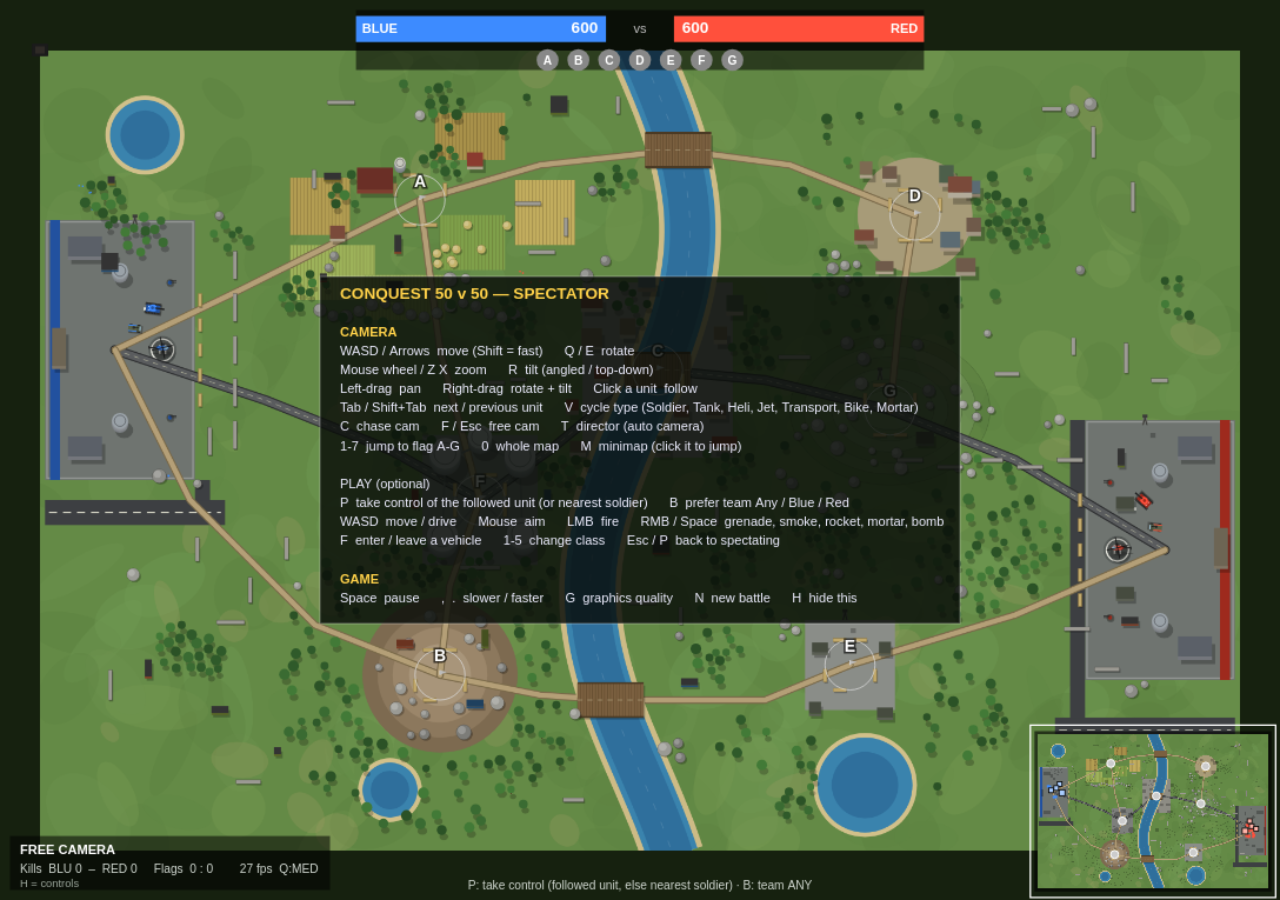
<file: spaces/conquest.html>
<!DOCTYPE html>
<html lang="en">
<head>
<meta charset="utf-8">
<meta name="viewport" content="width=device-width,initial-scale=1,user-scalable=no">
<title>CONQUEST 50v50 — Spectator</title>
<style>
html,body{margin:0;height:100%;background:#0b0f0a;overflow:hidden;font-family:"Segoe UI",Arial,sans-serif;user-select:none;-webkit-user-select:none}
canvas{display:block;width:100vw;height:100vh;touch-action:none;cursor:grab}
canvas.drag{cursor:grabbing}
</style>
</head>
<body>
<canvas id="c"></canvas>
<script>
(function(){
'use strict';
/* =====================================================================
   CONQUEST 50v50 — spectator battle sim. Single file, Canvas2D only.
   ===================================================================== */
var W=2400,H=1600,TAU=Math.PI*2;
var cv=document.getElementById('c');
var ctx=cv.getContext('2d',{alpha:false});

/* ---------- utils ---------- */
function rnd(a,b){return a+Math.random()*(b-a);}
function clamp(v,a,b){return v<a?a:v>b?b:v;}
var hyp=Math.hypot;
function angDiff(a,b){var d=(b-a)%TAU;if(d>Math.PI)d-=TAU;else if(d<-Math.PI)d+=TAU;return d;}
function turnTo(a,b,r){var d=angDiff(a,b);return Math.abs(d)<=r?b:a+(d>0?r:-r);}
function mulberry(a){return function(){a|=0;a=a+0x6D2B79F5|0;var t=Math.imul(a^a>>>15,1|a);t=t+Math.imul(t^t>>>7,61|t)^t;return((t^t>>>14)>>>0)/4294967296;};}
var RNG=mulberry(7771);
function rr(a,b){return a+RNG()*(b-a);}

/* ---------- teams / world ---------- */
var TEAMS=[
 {name:'BLUE',col:'#3d8bff',dark:'#22519f',light:'#a9ccff',bx:150,by:600,dir:1},
 {name:'RED', col:'#ff503c',dark:'#9e2a1d',light:'#ffb3a8',bx:2250,by:1000,dir:-1}];
var RW=100,BR=[200,640,1300];
var PONDS=[{x:210,y:170,r:70},{x:1650,y:1470,r:95},{x:700,y:1480,r:55}];
function cxr(y){return 1200+100*Math.sin(y/230);}
function isWater(x,y){
  if(Math.abs(x-cxr(y))<RW/2){var br=false;for(var i=0;i<3;i++)if(Math.abs(y-BR[i])<34){br=true;break;}if(!br)return true;}
  for(var j=0;j<PONDS.length;j++){var p=PONDS[j],dx=x-p.x,dy=y-p.y;if(dx*dx+dy*dy<p.r*p.r)return true;}
  return false;
}
/* asymmetric layout: BLUE holds open farmland + refinery on the west, RED holds hill, village and outpost on the east */
var FLAGDEF=[['A',760,300,0],['B',800,1250,0],['C',cxr(640),640,0],['D',1750,330,0],['E',1620,1230,0],['F',880,900,0],['G',1700,720,0]];
var ROADS=[];
function road(w,paved,pts){ROADS.push({w:w,paved:paved,pts:pts});}
road(15,1,[[150,600],[450,700],[700,800],[880,900]]);
road(15,1,[[880,900],[1020,800],[1130,710],[cxr(640),640]]);
road(15,1,[[cxr(640),640],[1450,660],[1700,720]]);
road(15,1,[[1700,720],[1950,820],[2250,1000]]);
road(10,0,[[1700,720],[1720,520],[1750,330]]);
road(10,0,[[2250,1000],[1950,1130],[1620,1230]]);
road(10,0,[[1620,1230],[1450,1300],[cxr(1300),1300],[1000,1290],[800,1250]]);
road(10,0,[[150,600],[400,480],[760,300]]);
road(10,0,[[150,600],[300,900],[550,1150],[800,1250]]);
road(10,0,[[880,900],[820,1070],[800,1250]]);
road(10,0,[[760,300],[1000,230],[cxr(200),200],[1500,230],[1750,330]]);
road(10,0,[[760,300],[800,600],[880,900]]);
function roadDist(x,y){
  var best=1e9;
  for(var i=0;i<ROADS.length;i++){var r=ROADS[i],p=r.pts;
    for(var j=0;j<p.length-1;j++){
      var ax=p[j][0],ay=p[j][1],bx=p[j+1][0],by=p[j+1][1],dx=bx-ax,dy=by-ay,l2=dx*dx+dy*dy;
      var t=l2>0?clamp(((x-ax)*dx+(y-ay)*dy)/l2,0,1):0;
      var d=hyp(x-ax-dx*t,y-ay-dy*t)-r.w/2;if(d<best)best=d;}}
  return best;
}

/* ---------- obstacles ---------- */
var obs=[],aas=[];
function addC(k,x,y,r,z,low,col,col2){var o={s:0,k:k,x:x,y:y,r:r,hw:r,hh:r,z:z,low:!!low,col:col,col2:col2,st:0,dyn:!low};obs.push(o);return o;}
function addR(k,x,y,hw,hh,z,low,col,col2){var o={s:1,k:k,x:x,y:y,r:Math.max(hw,hh),hw:hw,hh:hh,z:z,low:!!low,col:col,col2:col2,st:0,dyn:!low};obs.push(o);return o;}
var RUNWAYS=[{x0:10,y0:900,x1:370,y1:950},{x0:W-370,y0:1335,x1:W-10,y1:1385}];
function inRunway(x,y,r){for(var i=0;i<2;i++){var q=RUNWAYS[i];if(x>q.x0-r&&x<q.x1+r&&y>q.y0-r&&y<q.y1+r)return true;}return false;}
function spotOK(x,y,r,gap){
  if(x<r+12||y<r+12||x>W-r-12||y>H-r-12)return false;
  if(isWater(x,y)||isWater(x+r,y)||isWater(x-r,y)||isWater(x,y+r)||isWater(x,y-r))return false;
  var i;
  for(i=0;i<FLAGDEF.length;i++)if(hyp(FLAGDEF[i][1]-x,FLAGDEF[i][2]-y)<62+r)return false;
  for(i=0;i<2;i++)if(hyp(TEAMS[i].bx-x,TEAMS[i].by-y)<150+r)return false;
  if(inRunway(x,y,r+6))return false;
  if(roadDist(x,y)<r+9)return false;
  for(i=0;i<obs.length;i++){var o=obs[i];
    if(o.s===0){if(hyp(o.x-x,o.y-y)<o.r+r+gap)return false;}
    else{var px=clamp(x,o.x-o.hw,o.x+o.hw),py=clamp(y,o.y-o.hh,o.y+o.hh);if(hyp(px-x,py-y)<r+gap)return false;}}
  return true;
}
var WALLC=['#c9b79c','#b8a58a','#d3c4a8','#a89880','#c4b6a0'],ROOFC=['#8a3b2f','#6f5a4a','#5b6b73','#7a4a3a','#4d5f4a','#7d6a52'];
function pick(a){return a[(RNG()*a.length)|0];}
function tryBld(x0,y0,x1,y1,n,hwa,hwb,hha,hhb,za,zb,gap){
  var c=0,t=0;
  while(c<n&&t<n*30){t++;var x=rr(x0,x1),y=rr(y0,y1),hw=rr(hwa,hwb),hh=rr(hha,hhb);
    if(spotOK(x,y,Math.max(hw,hh)*1.05,gap)){addR('bld',x,y,hw,hh,rr(za,zb),false,pick(WALLC),pick(ROOFC));c++;}}
}
function tryTrees(n,cx,cy,r0,r1,gap){
  var c=0,t=0;
  while(c<n&&t<n*20){t++;var a=rr(0,TAU),d=rr(r0,r1),x=cx+Math.cos(a)*d,y=cy+Math.sin(a)*d,r=rr(6,9.5);
    if(spotOK(x,y,r,gap)){addC('tree',x,y,r,rr(22,34),false,pick(['#2f5a2a','#3a6b32','#2b5226','#427a37']),null);c++;}}
}
function tryRocks(n,cx,cy,r0,r1){
  var c=0,t=0;
  while(c<n&&t<n*20){t++;var a=rr(0,TAU),d=rr(r0,r1),x=cx+Math.cos(a)*d,y=cy+Math.sin(a)*d,r=rr(7,15);
    if(spotOK(x,y,r,3)){addC('rock',x,y,r,6,true,pick(['#8b8b86','#7c7c78','#9a9a94']),null);c++;}}
}
function ring(x,y,rad,skip){
  for(var k=0;k<8;k++){if(k%3===skip%3)continue;
    var a=k*TAU/8+0.39,px=x+Math.cos(a)*rad,py=y+Math.sin(a)*rad;
    if(isWater(px,py)||isWater(px,py+14)||isWater(px,py-14))continue;
    var hor=Math.abs(Math.sin(a))>0.7;
    addR('bag',px,py,hor?13:3.5,hor?3.5:13,5,true,'#c2a96b','#8f7a45');}
}
function genMap(){
  RNG=mulberry(7771);obs.length=0;aas.length=0;
  var t,i,d,bx,by;
  for(t=0;t<2;t++){d=TEAMS[t].dir;bx=TEAMS[t].bx;by=TEAMS[t].by;
    addR('bld',bx-60*d,by-200,34,20,26,false,'#8d9097','#5b6068');
    addR('bld',bx-60*d,by+200,34,20,26,false,'#8d9097','#5b6068');
    addR('bld',bx-112*d,by,14,38,22,false,'#9a8f7a','#6d6554');
    addC('tank',bx+10*d,by-150,16,30,false,'#9aa2a8',null);
    addC('tank',bx+10*d,by+150,16,30,false,'#9aa2a8',null);
    addR('tower',bx+40*d,by-250,5,5,64,false,'#6b6b66','#3b3b38');
    aas.push({team:t,x:bx+110*d,y:by-135,ang:t?Math.PI:0,cd:0,scan:0,tgt:null,flash:0});
    aas.push({team:t,x:bx+110*d,y:by+135,ang:t?Math.PI:0,cd:0,scan:0,tgt:null,flash:0});
    for(i=0;i<5;i++){addR('bag',bx+170*d,by-100+i*50,3.5,13,5,true,'#c2a96b','#8f7a45');}
  }
  // flag sandbag rings
  for(i=0;i<FLAGDEF.length;i++)ring(FLAGDEF[i][1],FLAGDEF[i][2],54,i);
  var FA=FLAGDEF[0],FB=FLAGDEF[1],FC=FLAGDEF[2],FD=FLAGDEF[3],FE=FLAGDEF[4],FF=FLAGDEF[5],FG=FLAGDEF[6];
  var ax=FA[1],ay=FA[2],bxq=FB[1],byq=FB[2],cx0=FC[1],cy0=FC[2],dx0=FD[1],dy0=FD[2],ex0=FE[1],ey0=FE[2],fx0=FF[1],fy0=FF[2],gx0=FG[1],gy0=FG[2];
  // BLUE base: open walls line; RED base: forest belt + bunkers
  for(i=0;i<5;i++)addR('wall',TEAMS[0].bx+240,TEAMS[0].by-170+i*85,4,28,9,true,'#9c9a93',null);
  addR('bld',TEAMS[1].bx-80,TEAMS[1].by-90,18,12,16,false,'#6e7365','#464b3f');addR('bld',TEAMS[1].bx-80,TEAMS[1].by+90,18,12,16,false,'#6e7365','#464b3f');
  tryTrees(45,TEAMS[1].bx-330,TEAMS[1].by,0,170,6);
  // A: open farmland (long sight lines, little cover)
  addR('bld',ax-90,ay-35,36,22,28,false,'#9c4a3a','#6a2f26');addR('bld',ax+110,ay-75,16,14,22,false,'#d3c4a8','#8a3b2f');
  addR('bld',ax-165,ay+70,15,13,20,false,'#d3c4a8','#7a4a3a');addC('tank',ax-40,ay-65,11,34,false,'#c9c9c0',null);
  for(i=0;i<9;i++)addC('rock',rr(ax+30,ax+200),rr(ay+40,ay+130),9,6,true,'#c4b36a',null);
  tryTrees(8,ax,ay,160,300,10);
  // B: quarry + dense forest (close combat)
  tryRocks(16,bxq,byq,70,135);
  addR('cont',bxq-70,byq-60,17,7,14,false,'#9a4b2f','#6a3320');addR('cont',bxq+70,byq+60,17,7,14,false,'#2f5f8a','#1f405e');addR('cont',bxq+90,byq-70,7,17,14,false,'#6a7a2f','#44501f');
  tryTrees(120,bxq,byq,175,330,4);
  // C: dense bridge town
  tryBld(cx0-175,cy0-175,cx0+175,cy0+175,22,12,26,10,20,22,34,28);
  // F: refinery
  addC('tank',fx0-70,fy0-80,31,46,false,'#b5b9bd',null);addC('tank',fx0+80,fy0-75,31,46,false,'#b5b9bd',null);
  addC('tank',fx0-75,fy0+85,31,46,false,'#b5b9bd',null);addC('tank',fx0+85,fy0+80,31,46,false,'#b5b9bd',null);
  addC('tank',fx0,fy0-115,24,40,false,'#c4c7ca',null);
  addR('cont',fx0-130,fy0,7,17,14,false,'#a8472f','#702f20');addR('cont',fx0+135,fy0,7,17,14,false,'#3d6a8f','#274660');
  addR('wall',fx0,fy0+135,40,4,9,true,'#9c9a93',null);addR('wall',fx0,fy0-140,40,4,9,true,'#9c9a93',null);
  // G: radio hill (open, long range) + rock ridge flank
  addR('tower',gx0-20,gy0-60,6,6,78,false,'#7a7a74','#44443f');
  tryRocks(20,gx0,gy0,70,180);tryTrees(10,gx0,gy0,170,250,10);
  addR('bld',gx0+70,gy0+60,18,12,16,false,'#6e7365','#464b3f');
  for(i=0;i<16;i++)addC('rock',560+i*26,520+Math.sin(i)*14,rr(10,14),6,true,pick(['#8b8b86','#7c7c78','#9a9a94']),null);
  for(i=0;i<5;i++)addR('wall',1740+i*80,820+(i%2)*14,26,4,9,true,'#9c9a93',null);
  // D: village
  tryBld(dx0-110,dy0-110,dx0+120,dy0+110,9,12,22,10,18,22,32,14);addR('bld',dx0+90,dy0-50,24,16,40,false,'#d9d0bc','#7a4a3a');
  tryTrees(24,dx0,dy0,140,260,10);
  // E: outpost, towers + lake behind
  addR('bld',ex0-60,ey0-30,16,10,18,false,'#6e7365','#464b3f');addR('bld',ex0+70,ey0+100,16,10,18,false,'#6e7365','#464b3f');
  addR('bld',ex0+70,ey0-30,12,12,16,false,'#6e7365','#464b3f');addR('bld',ex0-70,ey0+90,12,12,16,false,'#6e7365','#464b3f');
  addR('tower',ex0-10,ey0-90,5,5,66,false,'#6b6b66','#3b3b38');
  tryTrees(55,ex0,ey0,170,320,4);
  // random scatter: tree clumps
  for(i=0;i<26;i++){var cx=rr(120,W-120),cy=rr(100,H-100);tryTrees(rr(6,12)|0,cx,cy,5,48,2);}
  // rocks, ruined walls, crates
  for(i=0;i<34;i++){tryRocks(1+((RNG()*3)|0),rr(100,W-100),rr(100,H-100),0,30);}
  var c=0,tt=0;
  while(c<30&&tt<800){tt++;var x=rr(120,W-120),y=rr(100,H-100),hor=RNG()<.5,hw=hor?rr(16,32):4,hh=hor?4:rr(16,32);
    if(spotOK(x,y,Math.max(hw,hh)*1.1,6)){addR('wall',x,y,hw,hh,9,true,'#9c9a93',null);c++;}}
  c=0;tt=0;
  while(c<14&&tt<500){tt++;var x2=rr(120,W-120),y2=rr(100,H-100);
    if(spotOK(x2,y2,10,4)){addR('cont',x2,y2,RNG()<.5?17:7,RNG()<.5?7:17,14,false,pick(['#9a4b2f','#2f5f8a','#6a7a2f','#8a7a2f']),'#333');c++;}}
  regObs();
}

/* ---------- spatial grids ---------- */
var OC=64,OCX=Math.ceil(W/OC),OCY=Math.ceil(H/OC),ogrid=[];
function regObs(){
  ogrid=[];for(var i=0;i<OCX*OCY;i++)ogrid.push([]);
  for(var k=0;k<obs.length;k++){var o=obs[k];
    var x0=clamp(((o.x-o.hw)/OC)|0,0,OCX-1),x1=clamp(((o.x+o.hw)/OC)|0,0,OCX-1),y0=clamp(((o.y-o.hh)/OC)|0,0,OCY-1),y1=clamp(((o.y+o.hh)/OC)|0,0,OCY-1);
    for(var cy=y0;cy<=y1;cy++)for(var cx=x0;cx<=x1;cx++)ogrid[cy*OCX+cx].push(o);}
}
function hitObs(o,x,y,rad){
  if(o.s===0){var oc=o.r;if(o.k==='tree'){if(rad>=9)return false;oc=o.r*.35;}else if(rad>=12&&o.low)return false;var dx=x-o.x,dy=y-o.y,rs2=oc+rad;return dx*dx+dy*dy<rs2*rs2;}
  if(rad>=9&&o.low&&(o.k==='bag'||o.k==='wall'))return false;
  var px=clamp(x,o.x-o.hw,o.x+o.hw),py=clamp(y,o.y-o.hh,o.y+o.hh),ex=x-px,ey=y-py;return ex*ex+ey*ey<rad*rad;
}
function blocked(x,y,rad){
  if(x<rad||y<rad||x>W-rad||y>H-rad)return true;
  if(isWater(x,y))return true;
  if(rad>6&&(isWater(x+rad,y)||isWater(x-rad,y)||isWater(x,y+rad)||isWater(x,y-rad)))return true;
  var x0=clamp(((x-rad)/OC)|0,0,OCX-1),x1=clamp(((x+rad)/OC)|0,0,OCX-1),y0=clamp(((y-rad)/OC)|0,0,OCY-1),y1=clamp(((y+rad)/OC)|0,0,OCY-1);
  for(var cy=y0;cy<=y1;cy++)for(var cx=x0;cx<=x1;cx++){var c=ogrid[cy*OCX+cx];for(var i=0;i<c.length;i++)if(hitObs(c[i],x,y,rad))return true;}
  return false;
}
function segCirc(x1,y1,x2,y2,cx,cy,r){
  var dx=x2-x1,dy=y2-y1,l2=dx*dx+dy*dy,t=l2>0?((cx-x1)*dx+(cy-y1)*dy)/l2:0;t=t<0?0:t>1?1:t;
  var px=x1+dx*t-cx,py=y1+dy*t-cy;return px*px+py*py<r*r;
}
function segRect(x1,y1,x2,y2,o){
  var t0=0,t1=1,dx=x2-x1,dy=y2-y1;
  var p=[-dx,dx,-dy,dy],q=[x1-(o.x-o.hw),(o.x+o.hw)-x1,y1-(o.y-o.hh),(o.y+o.hh)-y1];
  for(var i=0;i<4;i++){
    if(p[i]===0){if(q[i]<0)return false;}
    else{var r=q[i]/p[i];if(p[i]<0){if(r>t1)return false;if(r>t0)t0=r;}else{if(r<t0)return false;if(r<t1)t1=r;}}}
  return true;
}
var STAMP=1;
function nearObs(o,x,y,d){
  if(o.s===0)return hyp(x-o.x,y-o.y)<o.r+d;
  var px=clamp(x,o.x-o.hw,o.x+o.hw),py=clamp(y,o.y-o.hh,o.y+o.hh);return hyp(x-px,y-py)<d;
}
function rayBlock(x1,y1,x2,y2,shot){
  var dx=x2-x1,dy=y2-y1,L=Math.sqrt(dx*dx+dy*dy),n=Math.max(1,Math.ceil(L/(OC*0.4)));STAMP++;
  for(var i=0;i<=n;i++){
    var t=i/n,px=x1+dx*t,py=y1+dy*t,cx=(px/OC)|0,cy=(py/OC)|0;
    if(cx<0||cy<0||cx>=OCX||cy>=OCY)continue;
    var c=ogrid[cy*OCX+cx];
    for(var j=0;j<c.length;j++){
      var o=c[j];if(o.st===STAMP)continue;o.st=STAMP;
      if(o.k==='tree'){if(!shot)continue;if(segCirc(x1,y1,x2,y2,o.x,o.y,o.r*0.8)&&Math.random()<0.4)return true;continue;}
      if(o.low){if(!shot)continue;if(nearObs(o,x1,y1,22)||nearObs(o,x2,y2,22))continue;}
      if(o.s===0?segCirc(x1,y1,x2,y2,o.x,o.y,o.r):segRect(x1,y1,x2,y2,o))return true;
    }
  }
  return false;
}
function smokeBlock(x1,y1,x2,y2){
  for(var i=0;i<smokes.length;i++){var s=smokes[i];if(s.r>12&&segCirc(x1,y1,x2,y2,s.x,s.y,s.r*0.8))return true;}
  return false;
}
function visibleG(x1,y1,x2,y2){return !smokeBlock(x1,y1,x2,y2)&&!rayBlock(x1,y1,x2,y2,false);}
function tryMove(e,nx,ny,rad){
  if(!blocked(nx,ny,rad)){e.x=nx;e.y=ny;return;}
  if(!blocked(nx,e.y,rad)){e.x=nx;return;}
  if(!blocked(e.x,ny,rad)){e.y=ny;}
}
function freeSpot(x,y,rad){
  for(var i=0;i<50;i++){var a=Math.random()*TAU,d=i*3,px=x+Math.cos(a)*d,py=y+Math.sin(a)*d;if(!blocked(px,py,rad))return[px,py];}
  return[x,y];
}
var NPX=0,NPY=0;
function navPoint(x,y,tx,ty){
  var s1=x<cxr(y)?0:1,s2=tx<cxr(ty)?0:1;
  if(s1===s2){NPX=tx;NPY=ty;return;}
  var best=BR[0],bs=1e9;
  for(var i=0;i<3;i++){var c=Math.abs(y-BR[i])+Math.abs(ty-BR[i]);if(c<bs){bs=c;best=BR[i];}}
  var bxx=cxr(best),near=Math.abs(y-best)<42&&Math.abs(x-bxx)<92;
  if(near){NPX=bxx+(s1===0?95:-95);NPY=best;}
  else{NPX=bxx+(s1===0?-78:78);NPY=best;}
}
var OFFS=[0,.45,-.45,.9,-.9,1.4,-1.4,2.0,-2.0];
function steerOff(x,y,want,rad,look,sp){
  for(var i=0;i<OFFS.length;i++){var o=OFFS[i]*sp,a=want+o;
    if(!blocked(x+Math.cos(a)*look,y+Math.sin(a)*look,rad)&&!blocked(x+Math.cos(a)*look*.5,y+Math.sin(a)*look*.5,rad))return o;}
  return 2.6;
}

/* ---------- game state ---------- */
var TK=600,time=0,paused=false,tscale=1,tickets=[600,600],kills=[0,0],over=-1,bleedT=0;
var soldiers=[],vehicles=[],flags=[],projs=[],parts=[],smokes=[],tracers=[],feed=[],spots=[[],[]];
var uid=1,Q=1,rs=.85,SW=1,SH=1,ZS=1,Z=1,cR=1,sR=0,ELEV=.28,autoQ=true;
var UC=80,UCX=Math.ceil(W/UC),UCY=Math.ceil(H/UC),ug=[[],[]];
for(var _t=0;_t<2;_t++)for(var _i=0;_i<UCX*UCY;_i++)ug[_t].push([]);
function ucell(x,y){return clamp((y/UC)|0,0,UCY-1)*UCX+clamp((x/UC)|0,0,UCX-1);}
function rebuildUG(){
  for(var t=0;t<2;t++)for(var i=0;i<ug[t].length;i++)ug[t][i].length=0;
  for(var k=0;k<soldiers.length;k++){var s=soldiers[k];if(s.alive&&!s.veh)ug[s.team][ucell(s.x,s.y)].push(s);}
  for(var j=0;j<vehicles.length;j++){var v=vehicles[j];if(v.alive&&!v.isAir)ug[v.team][ucell(v.x,v.y)].push(v);}
}
function findEnemy(x,y,team,range,mode){
  var et=1-team,r2=range*range;
  var x0=clamp(((x-range)/UC)|0,0,UCX-1),x1=clamp(((x+range)/UC)|0,0,UCX-1),y0=clamp(((y-range)/UC)|0,0,UCY-1),y1=clamp(((y+range)/UC)|0,0,UCY-1);
  var best=null,bs=1e12;
  for(var cy=y0;cy<=y1;cy++)for(var cx=x0;cx<=x1;cx++){var c=ug[et][cy*UCX+cx];
    for(var i=0;i<c.length;i++){var e=c[i],dx=e.x-x,dy=e.y-y,d2=dx*dx+dy*dy;if(d2>r2)continue;
      var sc=d2;if(!e.isS){if(mode===1)sc*=0.3;else if(mode===0)sc*=(e.type==='tank'?4:e.type==='truck'?1.5:1);}
      if(sc<bs&&visibleG(x,y,e.x,e.y)){bs=sc;best=e;}}}
  return best;
}
function findAir(x,y,team,range){
  var best=null,bd=range;
  for(var i=0;i<vehicles.length;i++){var v=vehicles[i];if(!v.alive||!v.isAir||v.team===team||v.z<15)continue;
    var d=hyp(v.x-x,v.y-y);if(d<bd&&!smokeBlock(x,y,v.x,v.y)){bd=d;best=v;}}
  return best;
}
function addSpot(team,x,y){var a=spots[team];a.push({x:x,y:y,t:time});if(a.length>20)a.shift();}

/* ---------- effects ---------- */
var PCAP=[110,240,420],TCAP=[60,140,260];
function fx(x,y,z,vx,vy,vz,life,size,col,type){
  if(parts.length>=PCAP[Q])return;
  parts.push({x:x,y:y,z:z,vx:vx,vy:vy,vz:vz,life:life,max:life,size:size,col:col,t:type});
}
function boom(x,y,r,big){
  var q=Q===0?.4:Q===1?.7:1,n=Math.round((big?14:8)*q),i;
  fx(x,y,3,0,0,0,.2,r*1.15,'#fff2b0','flash');
  for(i=0;i<n;i++)fx(x+rnd(-r*.3,r*.3),y+rnd(-r*.3,r*.3),rnd(1,6),rnd(-30,30),rnd(-30,30),rnd(10,40),rnd(.5,1.1),rnd(r*.25,r*.5),Math.random()<.5?'#ff9a2e':'#ff5a1e','fire');
  for(i=0;i<Math.round(n*.7);i++)fx(x+rnd(-r*.4,r*.4),y+rnd(-r*.4,r*.4),rnd(2,8),rnd(-12,12),rnd(-12,12),rnd(8,20),rnd(1.5,3.2),rnd(r*.3,r*.6),Math.random()<.5?'#4a4a4a':'#6e6e6e','smoke');
  for(i=0;i<Math.round(6*q);i++)fx(x,y,3,rnd(-90,90),rnd(-90,90),rnd(40,100),rnd(.3,.7),1.6,'#ffd27a','spark');
  scorch(x,y,r);
}
var mapC=null,mctx=null,MS=.75;
function scorch(x,y,r){
  if(!mctx)return;mctx.globalAlpha=.32;mctx.fillStyle='#17130d';mctx.beginPath();mctx.ellipse(x,y,r*.7,r*.6,Math.random()*3,0,TAU);mctx.fill();mctx.globalAlpha=1;
}
function corpse(x,y,team){
  if(!mctx)return;mctx.globalAlpha=.85;mctx.fillStyle=TEAMS[team].dark;mctx.fillRect(x-2.5,y-1.5,5,3);mctx.fillStyle='#3a2a22';mctx.fillRect(x+1.5,y-1,2,2);mctx.globalAlpha=1;
}
function trace(x1,y1,z1,x2,y2,z2,team){
  if(tracers.length>=TCAP[Q]||Math.random()<.3)return;
  tracers.push({x1:x1,y1:y1,z1:z1,x2:x2,y2:y2,z2:z2,life:.07,team:team});
}
function feedMsg(txt,team){feed.push({t:txt,team:team,age:0});if(feed.length>7)feed.shift();}

/* ---------- damage ---------- */
var ARM={tank:{b:.02,c:.35,x:1},truck:{b:.1,c:.8,x:1.1},bike:{b:1,c:1,x:1.5},heli:{b:.3,c:1,x:1},jet:{b:.25,c:1,x:1}};
function dealDamage(t,dmg,kind,team,src){
  if(!t.alive)return;
  if(t.isS){t.hp-=dmg;t.hitT=.2;t.lh=time;if(t.hp<=0)killSoldier(t,team,src);}
  else{t.hp-=dmg*ARM[t.type][kind];t.hitT=.15;if(t.hp<=0)killVeh(t,team,src);}
}
function killSoldier(s,kteam,src){
  s.alive=false;s.respT=rnd(4,7);s.tgt=null;s.deployed=false;
  if(s.veh){var i=s.veh.pass.indexOf(s);if(i>=0)s.veh.pass.splice(i,1);s.veh=null;}
  tickets[s.team]=Math.max(0,tickets[s.team]-1);
  if(kteam>=0&&kteam!==s.team)kills[kteam]++;
  corpse(s.x,s.y,s.team);
  if(src&&kteam>=0&&Math.random()<.35)feedMsg(TEAMS[kteam].name+' '+src+' ➜ '+TEAMS[s.team].name+' '+WP[s.cls].name,kteam);
}
var VDEF={
 tank:{hp:700,sp:52,turn:1.3,rad:13,resp:25,pen:3,seats:2,name:'Tank'},
 truck:{hp:320,sp:78,turn:1.8,rad:10,resp:18,pen:2,seats:4,name:'Transport'},
 bike:{hp:90,sp:105,turn:3,rad:4,resp:10,pen:1,seats:1,name:'Bike'},
 heli:{hp:450,sp:100,turn:1.6,rad:0,resp:30,pen:3,name:'Helicopter',air:1},
 jet:{hp:260,sp:290,turn:1.25,rad:0,resp:35,pen:3,name:'Fighter jet',air:1}};
function killVeh(v,kteam,src){
  v.alive=false;v.respT=VDEF[v.type].resp;v.burn=12;v.tgt=null;
  tickets[v.team]=Math.max(0,tickets[v.team]-VDEF[v.type].pen);
  if(kteam>=0)kills[kteam]++;
  var ps=v.pass.slice();v.pass.length=0;if(v.driver){ps.push(v.driver);v.driver=null;}
  for(var i=0;i<ps.length;i++){var ps0=ps[i];
    if(v.type!=='bike'&&Math.random()<.5){var sp=freeSpot(v.x+rnd(-22,22),v.y+rnd(-22,22),4);ps0.veh=null;ps0.x=sp[0];ps0.y=sp[1];ps0.hp=40;}
    else{ps0.veh=null;killSoldier(ps0,kteam,null);}}
  boom(v.x,v.y,v.type==='tank'?36:26,true);
  if(v.isAir)v.z=0;
  feedMsg((kteam>=0?TEAMS[kteam].name+' '+(src||'')+' ➜ ':'')+TEAMS[v.team].name+' '+VDEF[v.type].name+' destroyed',kteam>=0?kteam:v.team);
}
function explode(x,y,r,dmg,team,src,big){
  boom(x,y,r,big);
  var i;
  for(i=0;i<soldiers.length;i++){var s=soldiers[i];if(!s.alive||s.veh||s.team===team)continue;
    var dx=s.x-x,dy=s.y-y,d=Math.sqrt(dx*dx+dy*dy);if(d>r)continue;
    if(d>8&&rayBlock(x,y,s.x,s.y,false))continue;
    dealDamage(s,dmg*(0.35+0.65*(1-d/r)),'x',team,src);}
  for(i=0;i<vehicles.length;i++){var v=vehicles[i];if(!v.alive||v.isAir||v.team===team)continue;
    var d2=hyp(v.x-x,v.y-y);if(d2>r+VDEF[v.type].rad)continue;
    dealDamage(v,dmg*clamp(1-d2/(r+12),.3,1),'x',team,src);}
}

/* ---------- flags ---------- */
function initFlags(){
  flags=FLAGDEF.map(function(d,i){return{i:i,n:d[0],x:d[1],y:d[2],r:50,cap:d[3]*100,owner:d[3]===0?-1:(d[3]<0?0:1),pn:[0,0],contested:false,alive:true,asg:[0,0]};});
}
function updFlags(dt){
  var i,k,f;
  for(i=0;i<flags.length;i++){flags[i].pn[0]=0;flags[i].pn[1]=0;}
  for(k=0;k<soldiers.length;k++){var s=soldiers[k];if(!s.alive||s.veh)continue;
    for(i=0;i<flags.length;i++){f=flags[i];var dx=s.x-f.x,dy=s.y-f.y;if(dx*dx+dy*dy<f.r*f.r)f.pn[s.team]++;}}
  for(k=0;k<vehicles.length;k++){var v=vehicles[k];if(!v.alive||v.isAir)continue;
    for(i=0;i<flags.length;i++){f=flags[i];if(hyp(v.x-f.x,v.y-f.y)<f.r)f.pn[v.team]+=(v.type==='tank'?2:1);}}
  var cnt=[0,0];
  for(i=0;i<flags.length;i++){f=flags[i];
    var a=f.pn[0],b=f.pn[1];f.contested=a>0&&b>0;var diff=b-a;
    if(diff!==0)f.cap=clamp(f.cap+Math.sign(diff)*clamp(Math.abs(diff),1,5)*5*dt,-100,100);
    var old=f.owner;
    if(f.cap<=-99.9)f.owner=0;else if(f.cap>=99.9)f.owner=1;
    else if(f.owner===0&&f.cap>-40)f.owner=-1;else if(f.owner===1&&f.cap<40)f.owner=-1;
    if(f.owner!==old){
      if(f.owner>=0)feedMsg(TEAMS[f.owner].name+' captured '+f.n,f.owner);
      else feedMsg('Flag '+f.n+' neutralised',old);}
    if(f.owner>=0)cnt[f.owner]++;
    f.asg[0]=0;f.asg[1]=0;}
  for(k=0;k<soldiers.length;k++)if(soldiers[k].alive||soldiers[k].respT<8)flags[soldiers[k].flag].asg[soldiers[k].team]++;
  flagCount=cnt;
  var dom=cnt[0]>=4?0:cnt[1]>=4?1:-1;
  if(dom>=0){bleedT+=dt;var interval=Math.max(1.5,9-(cnt[dom]-3)*2);
    if(bleedT>=interval){bleedT=0;tickets[1-dom]=Math.max(0,tickets[1-dom]-1);}}
  else bleedT=0;
  if(over<0){if(tickets[0]<=0)over=1;else if(tickets[1]<=0)over=0;}
}
var flagCount=[3,3];
function pickFlag(team,x,y){
  var tot=0,w=[],i;
  for(i=0;i<flags.length;i++){var f=flags[i],wt;
    if(f.owner===-1)wt=3;else if(f.owner!==team)wt=3.6;else wt=(f.contested||f.pn[1-team]>0)?2.6:.3;
    wt/=1+hyp(f.x-x,f.y-y)/800;wt/=1+f.asg[team]*.14;tot+=wt;w.push(wt);}
  var r=Math.random()*tot;
  for(i=0;i<w.length;i++){r-=w[i];if(r<=0)return i;}
  return w.length-1;
}
function setFlag(s,i){s.flag=i;var f=flags[i],a=Math.random()*TAU,d=Math.sqrt(Math.random())*34;s.ox=Math.cos(a)*d;s.oy=Math.sin(a)*d;}

/* ---------- soldiers ---------- */
var WP={
 ar:{rate:3.2,dmg:14,range:230,acc:.85,name:'Assault'},
 lm:{rate:7,dmg:9,range:260,acc:.72,name:'Support'},
 sn:{rate:.5,dmg:78,range:520,acc:.95,name:'Recon'},
 en:{rate:4,dmg:10,range:200,acc:.8,name:'Engineer'},
 mt:{rate:1.5,dmg:8,range:150,acc:.7,name:'Mortar crew'}};
function mkSoldier(team,cls){
  return{id:uid++,isS:true,team:team,cls:cls,x:0,y:0,ang:team?Math.PI:0,hp:100,alive:false,respT:rnd(.2,4),flag:0,ox:0,oy:0,
   cd:rnd(0,1),gcd:rnd(2,8),scd:rnd(5,20),rcd:rnd(2,6),tgt:null,scan:rnd(0,.3),mode:0,modeT:0,cx:0,cy:0,inCover:false,veh:null,
   sp:Math.random()<.5?1:-1,stuck:0,wander:0,wa:0,stT:0,soff:0,flash:0,hitT:0,reT:rnd(5,12),moving:false,idleA:0,idleT:0,
   mpos:null,mposT:0,deployed:false};
}
function pickDeepFlag(team,x,y){
  var eb=TEAMS[1-team],best=-1,bs=1e9;
  for(var i=0;i<flags.length;i++){var f=flags[i];if(f.owner===team)continue;
    var sc=hyp(f.x-eb.bx,f.y-eb.by)+Math.random()*350;if(sc<bs){bs=sc;best=i;}}
  return best<0?pickFlag(team,x,y):best;
}
function tryBoard(s){
  for(var i=0;i<vehicles.length;i++){var v=vehicles[i];
    if(v.team!==s.team||!v.alive||v.state!=='load'||v.isAir)continue;
    if(v.pass.length>=VDEF[v.type].seats||hyp(v.x-s.x,v.y-s.y)>150)continue;
    if(Math.random()>(v.type==='truck'?.7:v.type==='tank'?.6:.5))continue;
    if(v.pass.length===0){v.flag=Math.random()<.45?pickDeepFlag(s.team,s.x,s.y):s.flag;v.waitT=0;}
    setFlag(s,v.flag);
    v.pass.push(s);s.veh=v;s.x=v.x;s.y=v.y;return true;}
  return false;
}
function respawn(s){
  var T=TEAMS[s.team];
  setFlag(s,pickFlag(s.team,T.bx,T.by));
  var tf=flags[s.flag],px=T.bx+rnd(-55,55),py=T.by+rnd(-70,70),bd=hyp(px-tf.x,py-tf.y),atBase=true;
  var bestF=null,bfd=bd*.8;
  for(var i=0;i<flags.length;i++){var f=flags[i];if(f.owner!==s.team||f.pn[1-s.team]>0)continue;
    var d=hyp(f.x-tf.x,f.y-tf.y);if(d<bfd){bfd=d;bestF=f;}}
  if(bestF&&Math.random()<.8){var a=Math.random()*TAU,rr2=rnd(20,44);px=bestF.x+Math.cos(a)*rr2;py=bestF.y+Math.sin(a)*rr2;atBase=false;}
  var p=freeSpot(px,py,4);
  s.x=p[0];s.y=p[1];s.hp=100;s.alive=true;s.tgt=null;s.mode=0;s.modeT=0;s.veh=null;s.cd=rnd(0,1);s.stuck=0;s.wander=0;s.deployed=false;s.mpos=null;s.inCover=false;
  s.ang=Math.atan2(tf.y-s.y,tf.x-s.x);
  if(atBase&&s.cls!=='mt')tryBoard(s);
}
function walk(s,tx,ty,sp,dt){
  navPoint(s.x,s.y,tx,ty);
  var want=Math.atan2(NPY-s.y,NPX-s.x);
  if(s.wander>0){s.wander-=dt;want=s.wa;}
  else{s.stT-=dt;if(s.stT<=0){s.stT=.15;s.soff=steerOff(s.x,s.y,want,3.5,14,s.sp);}want+=s.soff;}
  if(time-(s.lw||0)>.4){s.cpx=s.x;s.cpy=s.y;s.chkT=1.5;}s.lw=time;
  var force=false;s.chkT-=dt;if(s.chkT<=0){s.chkT=1.5;if(hyp(s.x-s.cpx,s.y-s.cpy)<5)force=true;s.cpx=s.x;s.cpy=s.y;}
  var step=sp*dt,ox=s.x,oy=s.y;
  tryMove(s,s.x+Math.cos(want)*step,s.y+Math.sin(want)*step,3.5);
  var mv=hyp(s.x-ox,s.y-oy);
  if(force||mv<step*.4){if(force)s.stuck=1.01;else s.stuck+=dt;if(s.stuck>1){s.stk=Math.min(5,(s.stk||0)+1);if(!s.wsg||s.stk===1)s.wsg=Math.random()<.5?1:-1;s.wander=.8+s.stk*.7;s.wa=want+s.wsg*rnd(1.2,2.0);s.stuck=0;if(s.stk>=4||blocked(s.x,s.y,3.5)){var fp=freeSpot(s.x+Math.cos(s.wa)*10,s.y+Math.sin(s.wa)*10,3.5);s.x=fp[0];s.y=fp[1];}}}
  else{s.stuck=Math.max(0,s.stuck-dt);if(s.stk&&Math.random()<dt*.3)s.stk--;}
  s.moving=true;
  return want;
}
function findCover(s,ex,ey){
  var best=null,bd=1e9,x0=clamp(((s.x-110)/OC)|0,0,OCX-1),x1=clamp(((s.x+110)/OC)|0,0,OCX-1),y0=clamp(((s.y-110)/OC)|0,0,OCY-1),y1=clamp(((s.y+110)/OC)|0,0,OCY-1);
  STAMP++;
  var ds=hyp(s.x-ex,s.y-ey);
  for(var cy=y0;cy<=y1;cy++)for(var cx=x0;cx<=x1;cx++){var c=ogrid[cy*OCX+cx];
    for(var i=0;i<c.length;i++){var o=c[i];if(o.st===STAMP)continue;o.st=STAMP;
      if(o.hw<4&&o.hh<4)continue;
      if(!o.low&&o.k!=='tree'&&Math.random()<.7)continue;
      var dx=o.x-ex,dy=o.y-ey,L=Math.sqrt(dx*dx+dy*dy)||1;dx/=L;dy/=L;
      var ext=o.s===0?o.r:Math.min(o.hw/(Math.abs(dx)||1e-6),o.hh/(Math.abs(dy)||1e-6));
      var px=o.x+dx*(ext+6),py=o.y+dy*(ext+6),dd=hyp(px-s.x,py-s.y);
      if(dd>115||dd>=bd)continue;
      if(hyp(px-ex,py-ey)<ds-30)continue;
      if(blocked(px,py,3.5))continue;
      bd=dd;best=[px,py];}}
  if(best){s.cx=best[0];s.cy=best[1];return true;}
  return false;
}
function pickMode(s,t,d){
  s.modeT=rnd(2.2,5);
  if(s.cls==='sn'){s.mode=2;s.modeT=rnd(4,8);return;}
  if(d<65){s.mode=0;return;}
  var r=Math.random();
  if(r<.55&&findCover(s,t.x,t.y)){s.mode=1;return;}
  s.mode=r<.8?0:2;
}
function throwG(s,tx,ty,kind){
  var d=hyp(tx-s.x,ty-s.y),dd=Math.min(d,100),a=Math.atan2(ty-s.y,tx-s.x);
  var x1=s.x+Math.cos(a)*dd+rnd(-4,4),y1=s.y+Math.sin(a)*dd+rnd(-4,4),T=Math.max(.55,dd/55);
  projs.push({k:kind,x0:s.x,y0:s.y,x1:x1,y1:y1,z0:4,h:kind==='gren'?16:12,T:T,age:0,team:s.team,x:s.x,y:s.y,z:4});
}
function fireS(s,t,d,moving){
  var w=WP[s.cls],a;
  if(s.cls==='ar'&&s.gcd<=0&&!t.isAir&&d>22&&d<95&&Math.random()<.5){s.gcd=rnd(9,16);throwG(s,t.x,t.y,'gren');s.cd=.7;return;}
  if(s.cls==='lm'&&s.scd<=0&&!t.isAir&&d>60&&d<170&&(s.mode===0||Math.random()<.4)){
    s.scd=rnd(24,40);a=Math.atan2(t.y-s.y,t.x-s.x);var sx=s.x+Math.cos(a)*50,sy=s.y+Math.sin(a)*50,near=false;
    for(var i=0;i<smokes.length;i++)if(hyp(smokes[i].x-sx,smokes[i].y-sy)<80)near=true;
    if(!near&&smokes.length<6){throwG(s,sx,sy,'smoke');s.cd=.7;return;}}
  if(s.cls==='en'&&s.rcd<=0&&!t.isS&&!t.isAir&&d>35&&d<210){
    s.rcd=rnd(6,9);var T=d/230,lx=t.x,ly=t.y;if(t.spd){lx+=Math.cos(t.ang)*t.spd*T;ly+=Math.sin(t.ang)*t.spd*T;}
    projs.push({k:'rkt',x0:s.x,y0:s.y,x1:lx,y1:ly,z0:5,h:0,T:Math.max(.2,T),age:0,team:s.team,x:s.x,y:s.y,z:5});s.cd=1.2;s.flash=.1;return;}
  if(s.cd>0)return;
  s.cd=1/w.rate*rnd(.85,1.25);s.flash=.06;
  var hc=w.acc-(d/w.range)*.55;if(moving)hc*=.65;if(t.isS&&t.inCover)hc*=.5;if(t.isS&&t.moving)hc*=.8;
  if(t.isAir)hc=s.cls==='sn'?.25:.1;
  hc=clamp(hc,.05,.95);
  var mx=s.x+Math.cos(s.ang)*6,my=s.y+Math.sin(s.ang)*6;
  var blk=smokeBlock(s.x,s.y,t.x,t.y)||rayBlock(s.x,s.y,t.x,t.y,true);
  if(!blk&&Math.random()<hc){dealDamage(t,w.dmg,'b',s.team,null);trace(mx,my,4,t.x,t.y,t.isAir?t.z:4,s.team);}
  else if(blk){var f=rnd(.4,.8);trace(mx,my,4,s.x+(t.x-s.x)*f,s.y+(t.y-s.y)*f,3,s.team);}
  else trace(mx,my,4,t.x+rnd(-9,9),t.y+rnd(-9,9),t.isAir?t.z:3,s.team);
}
function sepSoldier(s){
  var cx=clamp((s.x/UC)|0,0,UCX-1),cy=clamp((s.y/UC)|0,0,UCY-1),px=0,py=0;
  for(var j=Math.max(0,cy-1);j<=Math.min(UCY-1,cy+1);j++)for(var i=Math.max(0,cx-1);i<=Math.min(UCX-1,cx+1);i++){
    var c=ug[s.team][j*UCX+i];
    for(var k=0;k<c.length;k++){var o=c[k];if(o===s||!o.isS)continue;
      var dx=s.x-o.x,dy=s.y-o.y,d2=dx*dx+dy*dy;
      if(d2<28&&d2>.01){var d=Math.sqrt(d2),f=(5.3-d)/5.3*.5;px+=dx/d*f;py+=dy/d*f;}}}
  if(px||py){var nx=s.x+px,ny=s.y+py;if(!blocked(nx,ny,3.5)){s.x=nx;s.y=ny;}}
}
function updMortar(s,dt){
  s.mposT-=dt;
  if(!s.mpos||s.mposT<=0){
    s.mposT=rnd(30,50);var best=null,bs=1e9,T=TEAMS[s.team],i;
    for(i=0;i<flags.length;i++){var f=flags[i];if(f.owner!==s.team)continue;
      var md=1e9;for(var j=0;j<flags.length;j++)if(flags[j].owner!==s.team)md=Math.min(md,hyp(f.x-flags[j].x,f.y-flags[j].y));
      var sc=md+rnd(0,120);if(sc<bs){bs=sc;best=f;}}
    var bx=best?best.x:T.bx,by=best?best.y:T.by,a=Math.atan2(T.by-by,T.bx-bx);
    var p=freeSpot(bx+Math.cos(a)*75+rnd(-30,30),by+Math.sin(a)*75+rnd(-30,30),4);s.mpos=p;}
  var d=hyp(s.mpos[0]-s.x,s.mpos[1]-s.y);
  if(d>10){var w=walk(s,s.mpos[0],s.mpos[1],30,dt);s.ang=turnTo(s.ang,w,8*dt);s.deployed=false;return;}
  s.deployed=true;s.moving=false;
  if(s.tgt){var t=s.tgt;s.ang=turnTo(s.ang,Math.atan2(t.y-s.y,t.x-s.x),8*dt);
    if(s.cd<=0){fireS(s,t,hyp(t.x-s.x,t.y-s.y),false);}}
  if(s.rcd<=0){
    var tx=null,ty=null,sp=spots[s.team],i2;
    for(i2=sp.length-1;i2>=0;i2--){var q=sp[i2];if(time-q.t>8)break;var dd=hyp(q.x-s.x,q.y-s.y);
      if(dd>140&&dd<660&&Math.random()<.6){tx=q.x;ty=q.y;break;}}
    if(tx===null){for(i2=0;i2<flags.length;i2++){var fl=flags[i2],dd2=hyp(fl.x-s.x,fl.y-s.y);
      if(fl.pn[1-s.team]>0&&dd2>140&&dd2<660){tx=fl.x+rnd(-26,26);ty=fl.y+rnd(-26,26);break;}}}
    if(tx!==null){
      var dist=hyp(tx-s.x,ty-s.y),sc2=10+dist*.04;tx+=rnd(-sc2,sc2);ty+=rnd(-sc2,sc2);
      projs.push({k:'mort',x0:s.x,y0:s.y,x1:tx,y1:ty,z0:4,h:170,T:1.8+dist/380,age:0,team:s.team,x:s.x,y:s.y,z:4});
      s.rcd=rnd(4.5,6.5);s.flash=.15;s.ang=Math.atan2(ty-s.y,tx-s.x);
      fx(s.x,s.y,5,0,0,12,.6,5,'#999','smoke');
    } else s.rcd=1;
  }
}
function updSoldier(s,dt){
  if(!s.alive){s.respT-=dt;if(s.respT<=0&&over<0)respawn(s);return;}
  if(s.veh){s.x=s.veh.x;s.y=s.veh.y;s.ang=s.veh.ang;return;}
  if(s===pl){updPlayerSoldier(s,dt);return;}
  s.cd-=dt;s.gcd-=dt;s.scd-=dt;s.rcd-=dt;s.modeT-=dt;s.scan-=dt;s.flash-=dt;s.hitT-=dt;s.reT-=dt;s.moving=false;
  var C=s.cls,t;
  if(s.reT<=0){s.reT=rnd(7,14);var f0=flags[s.flag];
    if(C!=='mt'&&f0.owner===s.team&&!f0.contested&&Math.random()<.75)setFlag(s,pickFlag(s.team,s.x,s.y));}
  if(s.scan<=0){s.scan=rnd(.25,.45);
    t=findEnemy(s.x,s.y,s.team,WP[C].range,C==='en'?1:0);
    if(!t)t=findAir(s.x,s.y,s.team,230);
    s.tgt=t;if(t&&!t.isAir&&Math.random()<.35)addSpot(s.team,t.x,t.y);}
  else if(s.tgt&&!s.tgt.alive)s.tgt=null;
  if(C==='mt'){updMortar(s,dt);sepSoldier(s);return;}
  t=s.tgt;var f=flags[s.flag],moving=false;
  if(t){
    var dx=t.x-s.x,dy=t.y-s.y,d=Math.sqrt(dx*dx+dy*dy);
    s.ang=turnTo(s.ang,Math.atan2(dy,dx),9*dt);
    if(s.modeT<=0)pickMode(s,t,d);
    if(s.mode===1){
      if(hyp(s.cx-s.x,s.cy-s.y)>4){walk(s,s.cx,s.cy,30,dt);moving=true;s.inCover=false;}else s.inCover=true;}
    else if(s.mode===0){walk(s,f.x+s.ox,f.y+s.oy,22,dt);moving=true;s.inCover=false;}
    else s.inCover=false;
    fireS(s,t,d,moving);
  } else {
    s.mode=0;s.inCover=false;
    var tx=f.x+s.ox,ty=f.y+s.oy,dd=hyp(tx-s.x,ty-s.y);
    if(dd>6){var w=walk(s,tx,ty,dd>150?36:28,dt);s.ang=turnTo(s.ang,w,8*dt);}
    else{s.idleT-=dt;if(s.idleT<=0){s.idleT=rnd(1.5,4);s.idleA=rnd(0,TAU);if(Math.random()<.3){s.ox=rnd(-30,30);s.oy=rnd(-30,30);}}s.ang=turnTo(s.ang,s.idleA,3*dt);}
  }
  s.moving=moving||s.moving;
  sepSoldier(s);
}

/* ---------- vehicles ---------- */
function mkVeh(team,type,idx){
  var D=VDEF[type];
  return{id:uid++,isS:false,team:team,type:type,isAir:!!D.air,x:0,y:0,z:0,ang:0,tAng:0,hp:D.hp,maxHp:D.hp,alive:false,respT:.5+idx*2.5,
   spd:0,flag:0,state:'load',waitT:0,pass:[],cd:rnd(0,2),cd2:rnd(2,6),scan:rnd(0,.5),tgt:null,stuck:0,rev:0,revDir:1,soff:0,stT:0,sp:Math.random()<.5?1:-1,
   holdT:0,pauseT:0,hitT:0,flash:0,rot:0,orb:rnd(0,TAU),burn:0,idx:idx,egress:0,recoil:0};
}
var VSPAWN={tank:[[60,-85],[60,85],[60,0]],truck:[[20,-45],[20,45]],bike:[[-30,-20],[-30,0],[-30,20]],heli:[[95,0]]};
function spawnVeh(v){
  var T=TEAMS[v.team],d=T.dir,D=VDEF[v.type],o;
  v.hp=D.hp;v.maxHp=D.hp;v.alive=true;v.spd=0;v.pass.length=0;v.tgt=null;v.stuck=0;v.rev=0;v.hitT=0;v.burn=0;v.z=0;v.egress=0;
  if(v.type==='jet'){v.x=v.team?W-40:40;v.y=(RUNWAYS[v.team].y0+RUNWAYS[v.team].y1)/2;v.ang=v.team?Math.PI:0;v.state='takeoff';v.tAng=v.ang;return;}
  o=VSPAWN[v.type][v.idx];var p=freeSpot(T.bx+o[0]*d,T.by+o[1],D.rad||6);
  v.x=p[0];v.y=p[1];v.ang=v.team?Math.PI:0;v.tAng=v.ang;
  if(v.type==='heli'){v.state='takeoff';v.z=0;}
  else if(v.type==='tank'){v.state='load';v.waitT=0;v.dmT=0;v.flag=pickFlag(v.team,v.x,v.y);}
  else{v.state='load';v.waitT=0;}
}
function drive(v,tx,ty,sp,turn,dt,rad){
  if(v.rev>0){v.rev-=dt;v.ang+=v.revDir*turn*.6*dt;tryMove(v,v.x-Math.cos(v.ang)*24*dt,v.y-Math.sin(v.ang)*24*dt,rad);return;}
  if(time-(v.lw||0)>.5||v.cpx===undefined){v.cpx=v.x;v.cpy=v.y;v.chkT=2.4;}v.lw=time;
  v.chkT-=dt;
  if(v.chkT<=0){v.chkT=2.4;
    if(hyp(v.x-v.cpx,v.y-v.cpy)<10){v.stk=(v.stk||0)+1;v.rev=1.6;v.revDir=Math.random()<.5?1:-1;v.wd=3;v.wa=v.ang+rnd(-1.6,1.6);
      if(v.stk>=2){v.stk=0;if(v.type!=='bike'||!v.pass.length)v.flag=pickFlag(v.team,v.x,v.y);}}
    else if(v.stk)v.stk=Math.max(0,v.stk-.5);
    v.cpx=v.x;v.cpy=v.y;}
  if(v.wd>0){v.wd-=dt;tx=v.x+Math.cos(v.wa)*150;ty=v.y+Math.sin(v.wa)*150;}
  navPoint(v.x,v.y,tx,ty);
  var want=Math.atan2(NPY-v.y,NPX-v.x);
  v.stT-=dt;if(v.stT<=0){v.stT=.2;v.soff=steerOff(v.x,v.y,want,rad,rad+26,v.sp);}
  want+=v.soff;
  var d=angDiff(v.ang,want);v.ang=turnTo(v.ang,want,turn*dt);
  var target=sp*Math.max(.2,1-Math.abs(d)/1.1);
  v.spd+=(target-v.spd)*Math.min(1,dt*2);
  var step=v.spd*dt,ox=v.x,oy=v.y;
  tryMove(v,v.x+Math.cos(v.ang)*step,v.y+Math.sin(v.ang)*step,rad);
  var mv=hyp(v.x-ox,v.y-oy);
  if(step>.05&&mv<step*.35){v.stuck+=dt;v.spd*=.6;if(v.stuck>1.2){v.rev=1.3;v.revDir=Math.random()<.5?1:-1;v.stuck=0;}}
  else v.stuck=Math.max(0,v.stuck-dt);
}
function fireShell(v,t){
  var d=hyp(t.x-v.x,t.y-v.y),T=Math.max(.25,d/380),lx=t.x,ly=t.y;
  if(t.spd){lx+=Math.cos(t.ang)*t.spd*T;ly+=Math.sin(t.ang)*t.spd*T;}
  var mx=v.x+Math.cos(v.tAng)*18,my=v.y+Math.sin(v.tAng)*18;
  if(rayBlock(mx,my,lx,ly,false)){lx=mx+(lx-mx)*.55;ly=my+(ly-my)*.55;}
  projs.push({k:'shell',x0:mx,y0:my,x1:lx,y1:ly,z0:6,h:0,T:T,age:0,team:v.team,x:mx,y:my,z:6});
  v.cd=3.2;v.flash=.1;v.recoil=1;fx(mx,my,6,Math.cos(v.tAng)*20,Math.sin(v.tAng)*20,6,.5,5,'#aaa','smoke');
}
function mgBurst(v,t,dmg,hc){
  if(!t.alive)return;
  var mx=v.x+Math.cos(v.tAng)*10,my=v.y+Math.sin(v.tAng)*10;
  if(!smokeBlock(v.x,v.y,t.x,t.y)&&!rayBlock(v.x,v.y,t.x,t.y,true)&&Math.random()<hc){dealDamage(t,dmg,'b',v.team,null);trace(mx,my,7,t.x,t.y,4,v.team);}
  else trace(mx,my,7,t.x+rnd(-8,8),t.y+rnd(-8,8),3,v.team);
}
function updTank(v,dt){
  if(v.state==='load'){v.waitT+=dt;v.spd=0;var n0=v.pass.length;if(n0>=2||v.waitT>6)v.state='go';else{v.cd-=dt;v.scan-=dt;v.hitT-=dt;v.flash-=dt;return;}}
  v.cd-=dt;v.cd2-=dt;v.scan-=dt;v.hitT-=dt;v.flash-=dt;v.recoil=Math.max(0,v.recoil-dt*4);
  if(v.scan<=0){v.scan=rnd(.35,.6);v.tgt=findEnemy(v.x,v.y,v.team,430,1);}
  if(v.tgt&&!v.tgt.alive)v.tgt=null;
  var t=v.tgt;
  if(v.pass.length){
    if(v.hp<v.maxHp*.5||(t&&hyp(t.x-v.x,t.y-v.y)<250)){v.dmT+=dt;if(v.dmT>1.2){dismount(v);v.dmT=0;}}else v.dmT=0;
  }
  if(t){
    var want=Math.atan2(t.y-v.y,t.x-v.x),d=hyp(t.x-v.x,t.y-v.y);
    v.tAng=turnTo(v.tAng,want,2*dt);var ad=Math.abs(angDiff(v.tAng,want));
    if(ad<.08&&v.cd<=0&&d>40)fireShell(v,t);
    if(v.cd2<=0&&t.isS&&d<230&&ad<.2){v.cd2=.14;mgBurst(v,t,6,.5);}
  } else v.tAng=turnTo(v.tAng,v.ang,1.5*dt);
  var f=flags[v.flag],dF=hyp(f.x-v.x,f.y-v.y);
  if(v.state==='hold'){
    v.spd*=.9;v.holdT-=dt;
    if(v.holdT<=0){v.flag=pickFlag(v.team,v.x,v.y);v.state='go';}
  } else {
    if(t&&v.pauseT>0){v.pauseT-=dt;v.spd*=.92;}
    else{if(t&&Math.random()<dt*.35)v.pauseT=rnd(2,4);drive(v,f.x,f.y,VDEF.tank.sp,VDEF.tank.turn,dt,13);}
    if(dF<75){v.state='hold';v.holdT=rnd(10,20);dismount(v);}
  }
}
function dismount(v){
  for(var i=0;i<v.pass.length;i++){var s=v.pass[i],p=freeSpot(v.x+rnd(-16,16),v.y+rnd(-16,16),4);s.veh=null;s.x=p[0];s.y=p[1];s.cd=rnd(0,.6);}
  v.pass.length=0;
}
function updTransport(v,dt){
  var D=VDEF[v.type];v.cd-=dt;v.scan-=dt;v.hitT-=dt;v.flash-=dt;
  if(v.state==='load'){
    v.spd=0;v.waitT+=dt;var n=v.pass.length;
    if(v.type==='bike'?n>=1:(n>=3||(n>=1&&v.waitT>7)||v.waitT>25)){v.state='go';if(n===0)v.flag=Math.random()<.4?pickDeepFlag(v.team,v.x,v.y):pickFlag(v.team,v.x,v.y);}
    if(v.type==='truck')v.tAng=turnTo(v.tAng,v.ang,2*dt);
    return;
  }
  if(v.type==='truck'){
    if(v.scan<=0){v.scan=rnd(.3,.5);v.tgt=findEnemy(v.x,v.y,v.team,230,0);}
    if(v.tgt&&!v.tgt.alive)v.tgt=null;
    if(v.tgt){var t=v.tgt,w=Math.atan2(t.y-v.y,t.x-v.x);v.tAng=turnTo(v.tAng,w,3*dt);
      if(v.cd<=0&&Math.abs(angDiff(v.tAng,w))<.15){v.cd=.12;v.flash=.05;mgBurst(v,t,7,.45);}}
    else v.tAng=turnTo(v.tAng,v.ang,2*dt);
  }
  if(v.state==='go'){
    var f=flags[v.flag];
    drive(v,f.x,f.y,D.sp,D.turn,dt,D.rad);
    var d=hyp(f.x-v.x,f.y-v.y);
    if(v.pass.length&&((v.tgt&&hyp(v.tgt.x-v.x,v.tgt.y-v.y)<190)||v.hp<v.maxHp*.5)){v.dmT=(v.dmT||0)+dt;if(v.dmT>1){dismount(v);v.dmT=0;v.state='ret';}}else v.dmT=0;
    if(d<80){dismount(v);v.state='ret';}
  } else if(v.state==='ret'){
    var T=TEAMS[v.team];
    drive(v,T.bx+40*T.dir,T.by,D.sp,D.turn,dt,D.rad);
    if(hyp(T.bx+40*T.dir-v.x,T.by-v.y)<90){v.state='load';v.waitT=0;v.spd=0;}
  }
}
function pickHeliFlag(v){
  var best=0,bs=-1;
  for(var i=0;i<flags.length;i++){var f=flags[i],sc=Math.random()*2+f.pn[1-v.team]*2+(f.owner!==v.team?2:0);if(sc>bs){bs=sc;best=i;}}
  return best;
}
function updHeli(v,dt){
  v.cd-=dt;v.cd2-=dt;v.scan-=dt;v.hitT-=dt;v.rot+=dt*30;
  var T=TEAMS[v.team],tx,ty;
  if(v.state==='takeoff'){v.z=Math.min(55,v.z+dt*18);if(v.z>=55){v.state='fly';v.flag=pickHeliFlag(v);v.holdT=0;}return;}
  if(v.state==='rtb'){
    tx=T.bx+95*T.dir;ty=T.by;var d=hyp(tx-v.x,ty-v.y);
    if(d>30){v.ang=turnTo(v.ang,Math.atan2(ty-v.y,tx-v.x),VDEF.heli.turn*dt);v.spd+=(100-v.spd)*dt;v.x+=Math.cos(v.ang)*v.spd*dt;v.y+=Math.sin(v.ang)*v.spd*dt;}
    else{v.spd*=.9;v.z=Math.max(0,v.z-dt*20);if(v.z<=0){v.hp=Math.min(v.maxHp,v.hp+60*dt);if(v.hp>=v.maxHp)v.state='takeoff';}}
    return;
  }
  if(v.hp<v.maxHp*.35){v.state='rtb';return;}
  v.holdT+=dt;
  if(v.holdT>25){v.holdT=0;v.flag=pickHeliFlag(v);}
  v.orb+=dt*.5;var f=flags[v.flag];
  tx=f.x+Math.cos(v.orb)*140;ty=f.y+Math.sin(v.orb)*140;
  var dd=hyp(tx-v.x,ty-v.y);
  v.ang=turnTo(v.ang,Math.atan2(ty-v.y,tx-v.x),VDEF.heli.turn*dt);
  v.spd+=((dd>200?110:80)-v.spd)*Math.min(1,dt*1.5);
  v.x+=Math.cos(v.ang)*v.spd*dt;v.y+=Math.sin(v.ang)*v.spd*dt;
  if(v.scan<=0){v.scan=rnd(.4,.7);v.tgt=findEnemy(v.x,v.y,v.team,300,2);}
  if(v.tgt&&!v.tgt.alive)v.tgt=null;
  var t=v.tgt;
  if(t){
    var d=hyp(t.x-v.x,t.y-v.y);
    if(v.cd<=0&&d<310){v.cd=.12;
      if(!smokeBlock(v.x,v.y,t.x,t.y)){
        if(Math.random()<.5){dealDamage(t,t.isS?9:7,t.isS?'b':'c',v.team,t.isS?'Heli':null);trace(v.x,v.y,v.z,t.x,t.y,3,v.team);}
        else trace(v.x,v.y,v.z,t.x+rnd(-12,12),t.y+rnd(-12,12),2,v.team);}}
    if(v.cd2<=0&&d>80&&d<380&&!smokeBlock(v.x,v.y,t.x,t.y)){
      v.cd2=7;
      for(var k=0;k<2;k++){var T2=Math.max(.3,d/260),ox=rnd(-8,8),oy=rnd(-8,8);
        projs.push({k:'hrkt',x0:v.x+(k?6:-6)*Math.sin(v.ang),y0:v.y-(k?6:-6)*Math.cos(v.ang),x1:t.x+ox,y1:t.y+oy,z0:v.z,h:0,T:T2+k*.15,age:-k*.18,team:v.team,x:v.x,y:v.y,z:v.z});}}
  }
}
function pickJetTarget(v){
  var best=null,bs=1e12,i,e;
  for(i=0;i<vehicles.length;i++){e=vehicles[i];if(!e.alive||e.team===v.team)continue;
    var d=hyp(e.x-v.x,e.y-v.y),sc=d;
    if(e.type==='tank'||e.type==='truck')sc*=.6;else if(e.type==='heli')sc*=.5;else if(e.type==='jet'){if(e.z<20)continue;sc*=.9;}else sc*=1.5;
    if(sc<bs){bs=sc;best=e;}}
  if(!best||Math.random()<.3){var bf=null,bsc=-1;
    for(i=0;i<flags.length;i++){var f=flags[i],sc2=f.pn[1-v.team]*2+(f.owner!==v.team?1:0)+Math.random()*2;if(sc2>bsc){bsc=sc2;bf=f;}}
    return bf;}
  return best;
}
function updJet(v,dt){
  v.cd-=dt;v.cd2-=dt;v.scan-=dt;v.hitT-=dt;v.flash-=dt;
  if(v.state==='takeoff'){
    v.spd+=90*dt;v.x+=Math.cos(v.ang)*v.spd*dt;v.y+=Math.sin(v.ang)*v.spd*dt;v.z=clamp((v.spd-110)*1.1,0,110);
    if(v.spd>=250){v.state='fly';v.z=110;}return;}
  if(v.scan<=0){v.scan=rnd(.8,1.5);v.tgt=pickJetTarget(v);}
  if(v.tgt&&v.tgt.alive===false)v.tgt=null;
  var tx,ty;
  if(v.egress>0){v.egress-=dt;tx=v.x+Math.cos(v.ang)*400;ty=v.y+Math.sin(v.ang)*400;}
  else if(v.tgt){tx=v.tgt.x;ty=v.tgt.y;}else{tx=W/2;ty=H/2;}
  if(v.x<-260||v.x>W+260||v.y<-260||v.y>H+260){tx=W/2;ty=H/2;v.egress=0;}
  var want=Math.atan2(ty-v.y,tx-v.x);
  v.ang=turnTo(v.ang,want,VDEF.jet.turn*dt);
  v.spd+=(290-v.spd)*Math.min(1,dt);
  v.x+=Math.cos(v.ang)*v.spd*dt;v.y+=Math.sin(v.ang)*v.spd*dt;
  var t=v.tgt;
  if(t&&v.egress<=0){
    var d=hyp(t.x-v.x,t.y-v.y),ad=Math.abs(angDiff(v.ang,Math.atan2(t.y-v.y,t.x-v.x)));
    if(t.isAir&&t.z>5){
      if(ad<.16&&d<400&&v.cd<=0){v.cd=.08;v.flash=.05;
        if(Math.random()<.35)dealDamage(t,14,'c',v.team,'Jet');
        trace(v.x+Math.cos(v.ang)*12,v.y+Math.sin(v.ang)*12,v.z,t.x,t.y,t.z,v.team);}
    }
    if(d<70)v.egress=2.2;
  }
  // ground strafing + bombs on whatever is ahead
  if(v.cd<=0&&v.egress<=0||v.cd<=0&&t&&!t.isAir){
    var ax=v.x+Math.cos(v.ang)*110,ay=v.y+Math.sin(v.ang)*110,g=findEnemy(ax,ay,v.team,90,2);
    if(g&&Math.abs(angDiff(v.ang,Math.atan2(g.y-v.y,g.x-v.x)))<.25){
      v.cd=.08;v.flash=.05;
      if(Math.random()<.45){dealDamage(g,g.isS?20:14,g.isS?'b':'c',v.team,'Jet');trace(v.x+Math.cos(v.ang)*12,v.y+Math.sin(v.ang)*12,v.z,g.x,g.y,3,v.team);}
      else trace(v.x,v.y,v.z,g.x+rnd(-14,14),g.y+rnd(-14,14),2,v.team);
      if(v.cd2<=0&&hyp(g.x-v.x,g.y-v.y)<130){
        v.cd2=11;var bT=1.0;
        projs.push({k:'bomb',x0:v.x,y0:v.y,x1:v.x+Math.cos(v.ang)*v.spd*bT,y1:v.y+Math.sin(v.ang)*v.spd*bT,z0:v.z,h:0,T:bT,age:0,team:v.team,x:v.x,y:v.y,z:v.z});}
    }
  }
}
function updAA(a,dt){
  a.cd-=dt;a.scan-=dt;a.flash-=dt;
  if(a.scan<=0){a.scan=.3;a.tgt=findAir(a.x,a.y,a.team,560);}
  if(a.tgt&&!a.tgt.alive)a.tgt=null;
  var tt=a.tgt;
  if(tt){
    var ax=tt.x+Math.cos(tt.ang)*tt.spd*.5,ay=tt.y+Math.sin(tt.ang)*tt.spd*.5;
    a.ang=turnTo(a.ang,Math.atan2(ay-a.y,ax-a.x),3*dt);
    if(a.cd<=0){a.cd=.28;a.flash=.08;
      fx(tt.x+rnd(-16,16),tt.y+rnd(-16,16),tt.z+rnd(-8,8),0,0,2,.5,5,'#555','smoke');
      fx(tt.x+rnd(-12,12),tt.y+rnd(-12,12),tt.z,0,0,0,.12,7,'#ffd27a','flash');
      if(Math.random()<.32)dealDamage(tt,22,'x',a.team,'AA');
      trace(a.x,a.y,6,tt.x,tt.y,tt.z,a.team);}
  }
}
function updVeh(v,dt){
  if(!v.alive){
    v.respT-=dt;
    if(v.burn>0){v.burn-=dt;if(Math.random()<dt*14)fx(v.x+rnd(-6,6),v.y+rnd(-6,6),4,rnd(-4,4),rnd(-4,4),rnd(14,26),rnd(1.5,2.5),rnd(5,9),'#3a3a3a','smoke');
      if(Math.random()<dt*10)fx(v.x+rnd(-5,5),v.y+rnd(-5,5),3,0,0,rnd(10,20),.4,rnd(3,5),'#ff7a1e','fire');}
    if(v.respT<=0&&over<0)spawnVeh(v);
    return;
  }
  if(v===pl)updPlayerVeh(v,dt);
  else if(v.type==='tank')updTank(v,dt);
  else if(v.type==='truck'||v.type==='bike')updTransport(v,dt);
  else if(v.type==='heli')updHeli(v,dt);
  else updJet(v,dt);
  for(var i=0;i<v.pass.length;i++){v.pass[i].x=v.x;v.pass[i].y=v.y;v.pass[i].ang=v.ang;}
  if(v.hp<v.maxHp*.4&&Math.random()<dt*(v.isAir?10:5))fx(v.x+rnd(-4,4),v.y+rnd(-4,4),v.z+5,rnd(-4,4),rnd(-4,4),rnd(10,20),rnd(.8,1.5),rnd(3,6),'#2a2a2a','smoke');
}
function sepVehicles(){
  for(var i=0;i<vehicles.length;i++){var a=vehicles[i];if(!a.alive||a.isAir)continue;
    for(var j=i+1;j<vehicles.length;j++){var b=vehicles[j];if(!b.alive||b.isAir)continue;
      var ra=VDEF[a.type].rad,rb=VDEF[b.type].rad,dx=b.x-a.x,dy=b.y-a.y,d=Math.sqrt(dx*dx+dy*dy),m=ra+rb;
      if(d<m&&d>.01){var p=(m-d)*.35,nx=dx/d,ny=dy/d;
        if(a.state!=='load')tryMove(a,a.x-nx*p,a.y-ny*p,ra);
        if(b.state!=='load')tryMove(b,b.x+nx*p,b.y+ny*p,rb);}}}
}

/* ---------- projectiles / particles ---------- */
function landProj(p){
  var x=p.x1,y=p.y1;
  switch(p.k){
   case 'gren':explode(x,y,36,125,p.team,'Grenade',false);break;
   case 'smoke':smokes.push({x:x,y:y,r:1,tr:52,life:15,age:0,pf:[rnd(0,TAU),rnd(0,TAU),rnd(0,TAU),rnd(0,TAU),rnd(0,TAU),rnd(0,TAU)]});
     if(smokes.length>7)smokes.shift();break;
   case 'mort':explode(x,y,60,140,p.team,'Mortar',true);break;
   case 'rkt':explode(x,y,28,170,p.team,'Rocket',false);break;
   case 'hrkt':explode(x,y,30,75,p.team,'Heli',false);break;
   case 'shell':explode(x,y,44,170,p.team,'Tank',true);break;
   case 'bomb':explode(x,y,80,260,p.team,'Jet bomb',true);break;
  }
}
function updProjs(dt){
  for(var i=projs.length-1;i>=0;i--){var p=projs[i];p.age+=dt;
    if(p.age<0)continue;
    var u=p.age/p.T;
    if(u>=1){projs.splice(i,1);landProj(p);continue;}
    p.x=p.x0+(p.x1-p.x0)*u;p.y=p.y0+(p.y1-p.y0)*u;
    if(p.k==='bomb')p.z=p.z0*(1-u*u);
    else if(p.h>0)p.z=p.z0*(1-u)+p.h*4*u*(1-u);
    else p.z=p.z0*(1-u*.5);
    if((p.k==='rkt'||p.k==='hrkt')&&Math.random()<dt*40)fx(p.x,p.y,p.z,0,0,2,.7,3,'#bbb','smoke');
  }
  for(var j=smokes.length-1;j>=0;j--){var s=smokes[j];s.age+=dt;s.r=Math.min(s.tr,s.r+dt*s.tr*.9);if(s.age>s.life){s.r-=dt*20;if(s.r<8)smokes.splice(j,1);}}
  for(var k=parts.length-1;k>=0;k--){var q=parts[k];q.life-=dt;if(q.life<=0){parts.splice(k,1);continue;}
    q.x+=q.vx*dt;q.y+=q.vy*dt;q.z+=q.vz*dt;
    if(q.t==='spark'){q.vz-=300*dt;if(q.z<0)q.z=0;}
    else if(q.t==='smoke'){q.size+=dt*4;q.vx*=.98;q.vy*=.98;}
    else if(q.t==='fire'){q.vx*=.95;q.vy*=.95;}}
  for(var m=tracers.length-1;m>=0;m--){tracers[m].life-=dt;if(tracers[m].life<=0)tracers.splice(m,1);}
  for(var n=feed.length-1;n>=0;n--){feed[n].age+=dt;if(feed[n].age>10)feed.splice(n,1);}
}

/* ---------- optional player control ---------- */
var pl=null,plS=null,plPref=-1,plMsg='',plMsgT=0,AX=0,AY=0,mouse={x:0,y:0},mbtn=[false,false,false];
function plNote(m){plMsg=m;plMsgT=4;}
function nameOf(e){return e.isS?TEAMS[e.team].name+' '+WP[e.cls].name:TEAMS[e.team].name+' '+VDEF[e.type].name;}
function playerAxes(){
  var f=0,t=0;
  if(keys['w']||keys['arrowup'])f+=1;if(keys['s']||keys['arrowdown'])f-=1;
  if(keys['a']||keys['arrowleft'])t-=1;if(keys['d']||keys['arrowright'])t+=1;
  return[f,t];
}
function nearestToCenter(pref){
  var best=null,bd=1e12;
  for(var i=0;i<soldiers.length;i++){var s=soldiers[i];if(!s.alive||s.veh)continue;if(pref>=0&&s.team!==pref)continue;
    var d=(s.x-cam.x)*(s.x-cam.x)+(s.y-cam.y)*(s.y-cam.y);if(d<bd){bd=d;best=s;}}
  return best;
}
function placeNear(s,v){var p=freeSpot(v.x+rnd(-18,18),v.y+rnd(-18,18),4);s.veh=null;s.x=p[0];s.y=p[1];s.cd=.3;}
function aiResume(v){
  v.driver=null;v.tgt=null;v.wd=0;
  if(v.type==='heli'){v.state=v.z<55?'takeoff':'fly';v.flag=pickHeliFlag(v);v.holdT=0;}
  else if(v.type==='jet'){if(v.state!=='takeoff')v.state='fly';v.egress=0;}
  else{v.state='go';v.flag=pickFlag(v.team,v.x,v.y);v.pauseT=0;v.rev=0;v.cpx=undefined;}
}
function camForPlayer(e){
  var z=e.isS?2.0:e.type==='tank'?1.3:e.type==='heli'?.95:e.type==='jet'?.6:1.5;
  cam.zoom=clamp(z,fitZoom()*.8,6);cam.tiltT=1;chase=!e.isS;
}
function possess(t){
  if(pl)releasePlayer('');
  if(t.isS&&t.veh){var vv=t.veh,ix=vv.pass.indexOf(t);if(ix>=0)vv.pass.splice(ix,1);placeNear(t,vv);}
  pl=t;plS=null;plPref=t.team;follow=t;director=false;fcat=catOf(t);
  if(t.isS){t.deployed=false;t.mode=0;t.tgt=null;}
  else{t.driver=null;if(t.state==='load'||t.state==='hold'||t.state==='ret')t.state='go';t.pauseT=0;
    if(t.type==='heli'){t.state='fly';if(t.z<55)t.z=Math.max(t.z,1);}
    if(t.type==='jet'&&t.state!=='takeoff')t.state='fly';}
  camForPlayer(t);cv.style.cursor='none';plNote('Controlling '+nameOf(t)+'  (F: use vehicle, Esc: stop)');
}
function togglePlay(){
  if(pl){releasePlayer('');return;}
  var t=(follow&&follow.alive)?follow:nearestToCenter(plPref);
  if(!t)t=nearestToCenter(-1);
  if(!t){plNote('No unit available');return;}
  possess(t);
}
function releasePlayer(msg){
  if(!pl)return;
  var e=pl;
  if(!e.isS){
    if(plS&&plS.alive)placeNear(plS,e);
    if(e.alive){dismount(e);aiResume(e);}
  }
  pl=null;plS=null;follow=e.alive?e:null;chase=false;cv.style.cursor='';
  if(msg)plNote(msg);
}
function plUse(){
  if(!pl)return;
  if(pl.isS){
    var best=null,bd=55;
    for(var i=0;i<vehicles.length;i++){var v=vehicles[i];
      if(!v.alive||v.isAir||v.team!==pl.team||v.driver)continue;
      var d=hyp(v.x-pl.x,v.y-pl.y);if(d<bd){bd=d;best=v;}}
    if(!best){plNote('No friendly vehicle nearby (get within ~50 units)');return;}
    best.driver=pl;pl.veh=best;if(best.state==='load'||best.state==='hold'||best.state==='ret')best.state='go';best.pauseT=0;
    plS=pl;pl=best;follow=best;camForPlayer(best);plNote('Driving '+nameOf(best)+'  (F: get out)');
  } else if(plS){
    var s=plS,v2=pl;placeNear(s,v2);dismount(v2);aiResume(v2);
    pl=s;plS=null;follow=s;camForPlayer(s);plNote('Left the vehicle');
  } else releasePlayer('');
}
function checkPlayer(){
  if(!pl||pl.alive)return;
  if(pl.isS){releasePlayer('You were killed — press P to redeploy');return;}
  if(plS&&plS.alive&&!plS.veh){pl=plS;plS=null;follow=pl;camForPlayer(pl);plNote('Vehicle destroyed — you bailed out');return;}
  releasePlayer('Vehicle destroyed — press P to redeploy');
}
function rayShot(sx,sy,ang,range,team,dmg,kind,spread,src,hitAir,air,limit,zs){
  var a=ang+(Math.random()-.5)*2*spread,c=Math.cos(a),sn=Math.sin(a),maxd=Math.min(range,limit||range),i,e;
  if(!air){
    var ex0=sx+c*maxd,ey0=sy+sn*maxd;
    if(smokeBlock(sx,sy,ex0,ey0)||rayBlock(sx,sy,ex0,ey0,true)){
      var lo=0,hi=maxd;
      for(i=0;i<7;i++){var mid=(lo+hi)/2;if(smokeBlock(sx,sy,sx+c*mid,sy+sn*mid)||rayBlock(sx,sy,sx+c*mid,sy+sn*mid,true))hi=mid;else lo=mid;}
      maxd=lo;}}
  var best=null,bt=maxd;
  for(i=0;i<soldiers.length;i++){e=soldiers[i];if(!e.alive||e.veh||e.team===team)continue;
    var tx=e.x-sx,ty=e.y-sy,t=tx*c+ty*sn;if(t<0||t>=bt)continue;
    if(Math.abs(tx*sn-ty*c)<4.6){best=e;bt=t;}}
  for(i=0;i<vehicles.length;i++){e=vehicles[i];if(!e.alive||e.team===team||(e.isAir&&!hitAir)||(e.isAir&&e.z<15))continue;
    var vx=e.x-sx,vy=e.y-sy,vt=vx*c+vy*sn;if(vt<0||vt>=bt)continue;
    var r=e.isAir?10:(e.type==='bike'?6:VDEF[e.type].rad+3);
    if(Math.abs(vx*sn-vy*c)<r){best=e;bt=vt;}}
  if(best)dealDamage(best,dmg,kind,team,src);
  trace(sx+c*6,sy+sn*6,zs||4,sx+c*bt,sy+sn*bt,best&&best.isAir?best.z:3,team);
  return best;
}
function launchShell(v,lx,ly){
  var mx=v.x+Math.cos(v.tAng)*18,my=v.y+Math.sin(v.tAng)*18,d=hyp(lx-mx,ly-my);
  if(d>520){lx=mx+(lx-mx)*520/d;ly=my+(ly-my)*520/d;d=520;}
  if(d<40)return;
  if(rayBlock(mx,my,lx,ly,false)){lx=mx+(lx-mx)*.55;ly=my+(ly-my)*.55;d*=.55;}
  projs.push({k:'shell',x0:mx,y0:my,x1:lx,y1:ly,z0:6,h:0,T:Math.max(.25,d/380),age:0,team:v.team,x:mx,y:my,z:6});
  v.cd=2.8;v.flash=.1;v.recoil=1;fx(mx,my,6,Math.cos(v.tAng)*20,Math.sin(v.tAng)*20,6,.5,5,'#aaa','smoke');
}
var SPREAD={ar:.035,lm:.06,sn:.004,en:.045,mt:.05};
function updPlayerSoldier(s,dt){
  s.cd-=dt;s.gcd-=dt;s.scd-=dt;s.rcd-=dt;s.flash-=dt;s.hitT-=dt;s.moving=false;s.tgt=null;s.inCover=false;s.deployed=false;
  var ax=playerAxes(),mx=ax[1],my=-ax[0];
  s.ang=Math.atan2(AY-s.y,AX-s.x);
  if(mx||my){var L=Math.sqrt(mx*mx+my*my);mx/=L;my/=L;
    var wx=mx*cR+my*sR,wy=-mx*sR+my*cR,sp=keys['shift']?44:30;
    tryMove(s,s.x+wx*sp*dt,s.y+wy*sp*dt,3.5);s.moving=true;}
  if(time-(s.lh||0)>5&&s.hp<100)s.hp=Math.min(100,s.hp+8*dt);
  var w=WP[s.cls];
  if(mbtn[0]&&s.cd<=0){s.cd=1/w.rate;s.flash=.06;
    rayShot(s.x,s.y,s.ang,w.range+40,s.team,w.dmg,'b',SPREAD[s.cls]*(s.moving?1.6:1),null,true,false,0,4);}
  var sec=mbtn[2]||keys[' '],dd=hyp(AX-s.x,AY-s.y),ratio;
  if(sec){
    if(s.cls==='ar'&&s.gcd<=0){s.gcd=6;throwG(s,AX,AY,'gren');}
    else if(s.cls==='lm'&&s.scd<=0){s.scd=12;throwG(s,AX,AY,'smoke');}
    else if(s.cls==='en'&&s.rcd<=0&&dd>25){s.rcd=5;ratio=Math.min(1,320/dd);
      projs.push({k:'rkt',x0:s.x,y0:s.y,x1:s.x+(AX-s.x)*ratio,y1:s.y+(AY-s.y)*ratio,z0:5,h:0,T:Math.max(.2,dd*ratio/230),age:0,team:s.team,x:s.x,y:s.y,z:5});s.flash=.1;}
    else if(s.cls==='mt'&&s.rcd<=0&&dd>80){s.rcd=5;ratio=Math.min(1,650/dd);var dist=dd*ratio;
      projs.push({k:'mort',x0:s.x,y0:s.y,x1:s.x+(AX-s.x)*ratio+rnd(-8,8),y1:s.y+(AY-s.y)*ratio+rnd(-8,8),z0:4,h:170,T:1.8+dist/380,age:0,team:s.team,x:s.x,y:s.y,z:4});s.flash=.15;}
  }
}
function updPlayerVeh(v,dt){
  var D=VDEF[v.type],ax=playerAxes(),f=ax[0],t=ax[1];
  v.cd-=dt;v.cd2-=dt;v.hitT-=dt;v.flash-=dt;v.recoil=Math.max(0,v.recoil-dt*4);v.scan=1;v.tgt=null;
  var prim=mbtn[0],sec=mbtn[2]||keys[' '],want=Math.atan2(AY-v.y,AX-v.x),dAim=hyp(AX-v.x,AY-v.y),i;
  if(!v.isAir){
    var mx=D.sp*(f>0?1:f<0?-.45:0);
    v.spd+=(mx-v.spd)*Math.min(1,dt*(f?2:3.5));
    var tr=Math.abs(v.spd)>2?(v.spd<0?-1:1)*clamp(Math.abs(v.spd)/22,.4,1):(v.type==='tank'?.5:.15);
    v.ang+=t*D.turn*tr*dt;
    var step=v.spd*dt,ox=v.x,oy=v.y;
    tryMove(v,v.x+Math.cos(v.ang)*step,v.y+Math.sin(v.ang)*step,D.rad);
    if(Math.abs(step)>.05&&hyp(v.x-ox,v.y-oy)<Math.abs(step)*.3)v.spd*=.6;
    v.state='go';
    if(v.type==='tank'||v.type==='truck'){
      v.tAng=turnTo(v.tAng,want,(v.type==='tank'?2.6:4)*dt);
      var al=Math.abs(angDiff(v.tAng,want));
      if(v.type==='tank'){
        if(prim&&v.cd<=0&&al<.15)launchShell(v,AX,AY);
        if(sec&&v.cd2<=0){v.cd2=.13;v.flash=.04;rayShot(v.x,v.y,v.tAng,260,v.team,7,'b',.05,null,false,false,0,5);}
      } else if(prim&&v.cd<=0&&al<.2){v.cd=.1;v.flash=.05;rayShot(v.x,v.y,v.tAng,230,v.team,7,'b',.05,null,false,false,0,6);}
    }
  } else if(v.type==='heli'){
    v.rot+=dt*30;if(v.z<55)v.z=Math.min(55,v.z+dt*18);
    v.ang+=t*1.8*dt;
    var tg=f>0?112:f<0?0:Math.max(0,v.spd-25*dt);
    v.spd+=(tg-v.spd)*Math.min(1,dt*1.6);
    v.x=clamp(v.x+Math.cos(v.ang)*v.spd*dt,-120,W+120);v.y=clamp(v.y+Math.sin(v.ang)*v.spd*dt,-120,H+120);
    if(prim&&v.cd<=0&&v.z>=40){v.cd=.09;rayShot(v.x,v.y,want,330,v.team,9,'c',.05,'Heli',false,true,dAim+20,v.z);}
    if(sec&&v.cd2<=0&&v.z>=40&&dAim>60){v.cd2=5;var rr0=Math.min(1,420/dAim);
      for(i=0;i<2;i++){projs.push({k:'hrkt',x0:v.x+(i?6:-6)*Math.sin(v.ang),y0:v.y-(i?6:-6)*Math.cos(v.ang),x1:v.x+(AX-v.x)*rr0+rnd(-8,8),y1:v.y+(AY-v.y)*rr0+rnd(-8,8),z0:v.z,h:0,T:Math.max(.3,dAim*rr0/260)+i*.15,age:-i*.18,team:v.team,x:v.x,y:v.y,z:v.z});}}
  } else {
    if(v.state==='takeoff'){v.spd+=90*dt;v.x+=Math.cos(v.ang)*v.spd*dt;v.y+=Math.sin(v.ang)*v.spd*dt;v.z=clamp((v.spd-110)*1.1,0,110);
      if(v.spd>=250){v.state='fly';v.z=110;}return;}
    v.z=110;v.ang+=t*1.55*dt;
    var tj=f>0?340:f<0?170:260;v.spd+=(tj-v.spd)*Math.min(1,dt*1.2);
    v.x+=Math.cos(v.ang)*v.spd*dt;v.y+=Math.sin(v.ang)*v.spd*dt;
    if(v.x<-260||v.x>W+260||v.y<-260||v.y>H+260)v.ang=turnTo(v.ang,Math.atan2(H/2-v.y,W/2-v.x),2.2*dt);
    if(prim&&v.cd<=0){v.cd=.08;v.flash=.05;rayShot(v.x+Math.cos(v.ang)*12,v.y+Math.sin(v.ang)*12,v.ang,430,v.team,18,'c',.04,'Jet',true,true,430,v.z);}
    if(sec&&v.cd2<=0){v.cd2=6;projs.push({k:'bomb',x0:v.x,y0:v.y,x1:v.x+Math.cos(v.ang)*v.spd,y1:v.y+Math.sin(v.ang)*v.spd,z0:v.z,h:0,T:1,age:0,team:v.team,x:v.x,y:v.y,z:v.z});}
  }
}

/* ---------- battle setup ---------- */
function newBattle(){
  pl=null;plS=null;cv.style.cursor='';
  tickets=[TK,TK];kills=[0,0];over=-1;bleedT=0;time=0;uid=1;
  soldiers.length=0;vehicles.length=0;projs.length=0;parts.length=0;smokes.length=0;tracers.length=0;feed.length=0;spots=[[],[]];
  initFlags();
  var classes=[];
  var i,j,t;
  for(i=0;i<20;i++)classes.push('ar');for(i=0;i<9;i++)classes.push('lm');for(i=0;i<6;i++)classes.push('sn');
  for(i=0;i<12;i++)classes.push('en');for(i=0;i<3;i++)classes.push('mt');
  for(t=0;t<2;t++){
    for(j=0;j<50;j++){var s=mkSoldier(t,classes[j]);soldiers.push(s);}
    var idx=0;
    for(i=0;i<(t?3:2);i++)vehicles.push(mkVeh(t,'tank',i));
    for(i=0;i<2;i++)vehicles.push(mkVeh(t,'truck',i));
    for(i=0;i<(t?2:3);i++)vehicles.push(mkVeh(t,'bike',i));
    vehicles.push(mkVeh(t,'heli',0));
    var jt=mkVeh(t,'jet',0);jt.respT=6;vehicles.push(jt);
  }
  genMap();renderMap();
  for(i=0;i<aas.length;i++){aas[i].cd=0;}
  follow=null;
}

/* ---------- static map render ---------- */
function renderMap(){
  mapC=mapC||document.createElement('canvas');
  mapC.width=Math.round(W*MS);mapC.height=Math.round(H*MS);
  mctx=mapC.getContext('2d');var m=mctx;m.setTransform(MS,0,0,MS,0,0);
  var rg=mulberry(991);function r2(a,b){return a+rg()*(b-a);}
  var i,j,k,o;
  m.fillStyle='#648a46';m.fillRect(0,0,W,H);
  var gr=['#5b8140','#6d9350','#5f8744','#729a56','#587d3f','#7a9a52'];
  for(i=0;i<260;i++){m.globalAlpha=.33;m.fillStyle=gr[i%6];m.beginPath();m.ellipse(r2(0,W),r2(0,H),r2(30,110),r2(20,80),r2(0,3),0,TAU);m.fill();}
  for(i=0;i<50;i++){m.globalAlpha=.25;m.fillStyle='#a49a64';m.beginPath();m.ellipse(r2(0,W),r2(0,H),r2(20,60),r2(15,40),r2(0,3),0,TAU);m.fill();}
  m.globalAlpha=1;
  var FA=FLAGDEF[0],FB=FLAGDEF[1],FC=FLAGDEF[2],FD=FLAGDEF[3],FE=FLAGDEF[4],FF=FLAGDEF[5],FG=FLAGDEF[6];
  // farmland (A)
  var ax=FA[1],ay=FA[2];
  var fields=[[ax-260,ay-45,120,115,'#b39d52'],[ax+40,ay+30,130,110,'#7fa04a'],[ax+30,ay-175,140,95,'#a8914a'],[ax-260,ay+90,170,110,'#9db25a'],[ax+190,ay-40,120,130,'#c2ad5e'],[ax-110,ay+150,160,90,'#8fa84e']];
  for(i=0;i<fields.length;i++){var fd=fields[i];m.fillStyle=fd[4];m.fillRect(fd[0],fd[1],fd[2],fd[3]);m.strokeStyle='rgba(60,45,20,.35)';m.lineWidth=1;
    m.beginPath();for(j=0;j<fd[2];j+=7){m.moveTo(fd[0]+j,fd[1]);m.lineTo(fd[0]+j,fd[1]+fd[3]);}m.stroke();}
  // quarry (B)
  var qc=[[155,'#7d6a50'],[125,'#8c785d'],[95,'#9b866a'],[62,'#a8957a']];
  for(i=0;i<qc.length;i++){m.fillStyle=qc[i][1];m.beginPath();m.arc(FB[1],FB[2],qc[i][0],0,TAU);m.fill();}
  // hill (G)
  for(i=0;i<6;i++){m.fillStyle=i%2?'rgba(255,255,255,.07)':'rgba(0,0,0,.05)';m.strokeStyle='rgba(40,60,30,.35)';m.lineWidth=1.2;
    m.beginPath();m.ellipse(FG[1],FG[2],200-i*28,150-i*22,0,0,TAU);m.fill();m.stroke();}
  // pads: town, refinery, village, outpost
  m.fillStyle='#8d8c84';m.fillRect(FC[1]-150,FC[2]-175,300,350);
  m.fillStyle='#7d7f7c';m.fillRect(FF[1]-115,FF[2]-130,230,260);
  m.fillStyle='#a79b78';m.beginPath();m.arc(FD[1],FD[2],115,0,TAU);m.fill();
  m.fillStyle='#8a8d88';m.fillRect(FE[1]-90,FE[2]-90,180,180);
  // bases
  for(i=0;i<2;i++){var T=TEAMS[i],d=T.dir,px=i?W-310:10,pt=T.by-260;
    m.fillStyle='#6f7470';m.fillRect(px,pt,300,520);m.strokeStyle='rgba(255,255,255,.25)';m.lineWidth=3;m.strokeRect(px+4,pt+4,292,512);
    m.fillStyle=T.dark;m.fillRect(px+(i?270:10),pt,20,520);
    m.fillStyle='#585d5a';m.beginPath();m.arc(T.bx+95*d,T.by,28,0,TAU);m.fill();
    m.strokeStyle='#e8e8e0';m.lineWidth=3;m.beginPath();m.arc(T.bx+95*d,T.by,22,0,TAU);m.stroke();
    m.fillStyle='#e8e8e0';m.font='bold 26px sans-serif';m.textAlign='center';m.textBaseline='middle';m.fillText('H',T.bx+95*d,T.by+1);
    m.fillStyle='#e8e8e0';m.fillRect(T.bx+60*d-3,T.by-85,6,6);}
  // runways
  for(i=0;i<2;i++){var q=RUNWAYS[i],pe=i?TEAMS[1].by-260:TEAMS[0].by+260;m.fillStyle='#3d3f42';m.fillRect(q.x0,q.y0,q.x1-q.x0,q.y1-q.y0);
    m.strokeStyle='#d8d8c8';m.lineWidth=2;m.setLineDash([16,12]);m.beginPath();m.moveTo(q.x0+8,(q.y0+q.y1)/2);m.lineTo(q.x1-8,(q.y0+q.y1)/2);m.stroke();m.setLineDash([]);
    m.fillStyle='#3d3f42';m.fillRect(i?q.x0+30:q.x1-60,Math.min(pe,q.y0),30,Math.abs(q.y0-pe)+2);}
  // roads
  m.lineCap='round';m.lineJoin='round';
  for(i=0;i<ROADS.length;i++){var rd=ROADS[i];
    m.strokeStyle=rd.paved?'#2e2f31':'#7a6a4a';m.lineWidth=rd.w+5;m.beginPath();m.moveTo(rd.pts[0][0],rd.pts[0][1]);for(j=1;j<rd.pts.length;j++)m.lineTo(rd.pts[j][0],rd.pts[j][1]);m.stroke();
    m.strokeStyle=rd.paved?'#5a5c5e':'#b49f77';m.lineWidth=rd.w;m.stroke();
    if(rd.paved){m.strokeStyle='rgba(240,240,200,.55)';m.lineWidth=1.4;m.setLineDash([10,10]);m.stroke();m.setLineDash([]);}}
  m.lineCap='butt';
  // river
  function riverPath(){m.beginPath();for(var y=-20;y<=H+20;y+=16){var x=cxr(y);if(y===-20)m.moveTo(x,y);else m.lineTo(x,y);}}
  riverPath();m.strokeStyle='#cdbb86';m.lineWidth=RW+24;m.stroke();
  riverPath();m.strokeStyle='#3a83ad';m.lineWidth=RW+2;m.stroke();
  riverPath();m.strokeStyle='#2f6f9c';m.lineWidth=RW-20;m.stroke();
  riverPath();m.strokeStyle='rgba(255,255,255,.12)';m.lineWidth=2;m.setLineDash([14,26]);m.stroke();m.setLineDash([]);
  for(i=0;i<PONDS.length;i++){var pd=PONDS[i];m.fillStyle='#d1c08a';m.beginPath();m.arc(pd.x,pd.y,pd.r+9,0,TAU);m.fill();
    m.fillStyle='#3a83ad';m.beginPath();m.arc(pd.x,pd.y,pd.r,0,TAU);m.fill();m.fillStyle='#2f6f9c';m.beginPath();m.arc(pd.x,pd.y,pd.r*.7,0,TAU);m.fill();}
  // bridges
  for(i=0;i<3;i++){var by=BR[i],bx=cxr(by),x0=bx-RW/2-16,wd=RW+32;
    m.fillStyle='rgba(0,0,0,.25)';m.fillRect(x0+3,by-34+5,wd,68);
    m.fillStyle='#7b6040';m.fillRect(x0,by-34,wd,68);
    m.strokeStyle='#5a4529';m.lineWidth=1;m.beginPath();for(j=0;j<wd;j+=6){m.moveTo(x0+j,by-34);m.lineTo(x0+j,by+34);}m.stroke();
    m.fillStyle='#4b3a24';m.fillRect(x0,by-36,wd,4);m.fillRect(x0,by+32,wd,4);
    m.strokeStyle='rgba(240,240,200,.5)';m.lineWidth=1.4;m.setLineDash([10,10]);m.beginPath();m.moveTo(x0,by);m.lineTo(x0+wd,by);m.stroke();m.setLineDash([]);}
  // refinery pipes
  var rx0=FF[1],ry0=FF[2];m.strokeStyle='#6a6e70';m.lineWidth=4;m.beginPath();m.moveTo(rx0-70,ry0-80);m.lineTo(rx0,ry0-110);m.lineTo(rx0+80,ry0-75);m.moveTo(rx0-75,ry0+85);m.lineTo(rx0,ry0);m.lineTo(rx0+85,ry0+80);m.moveTo(rx0-70,ry0-80);m.lineTo(rx0-75,ry0+85);m.moveTo(rx0+80,ry0-75);m.lineTo(rx0+85,ry0+80);m.stroke();
  // low static obstacles & shadows of tall ones
  for(i=0;i<obs.length;i++){o=obs[i];
    if(o.low){
      if(o.k==='rock'){m.fillStyle='rgba(0,0,0,.25)';m.beginPath();m.ellipse(o.x+3,o.y+4,o.r,o.r*.9,0,0,TAU);m.fill();
        m.fillStyle=o.col;m.beginPath();m.arc(o.x,o.y,o.r,0,TAU);m.fill();m.fillStyle='rgba(255,255,255,.22)';m.beginPath();m.arc(o.x-o.r*.25,o.y-o.r*.28,o.r*.55,0,TAU);m.fill();
        m.strokeStyle='rgba(0,0,0,.3)';m.lineWidth=1;m.beginPath();m.arc(o.x,o.y,o.r,0,TAU);m.stroke();}
      else{m.fillStyle='rgba(0,0,0,.25)';m.fillRect(o.x-o.hw+2,o.y-o.hh+3,o.hw*2,o.hh*2);
        m.fillStyle=o.col;m.fillRect(o.x-o.hw,o.y-o.hh,o.hw*2,o.hh*2);m.strokeStyle=o.col2||'rgba(0,0,0,.4)';m.lineWidth=1;m.strokeRect(o.x-o.hw,o.y-o.hh,o.hw*2,o.hh*2);}}
    else if(o.k==='tree'){m.fillStyle='rgba(0,0,0,.22)';m.beginPath();m.ellipse(o.x+4,o.y+5,o.r*1.05,o.r*.85,0,0,TAU);m.fill();}
    else if(o.k==='tank'){m.fillStyle='rgba(0,0,0,.25)';m.beginPath();m.ellipse(o.x+o.z*.28,o.y+o.z*.34,o.r*1.1,o.r,0,0,TAU);m.fill();}
    else{m.fillStyle='rgba(0,0,0,.25)';m.fillRect(o.x-o.hw+o.z*.25,o.y-o.hh+o.z*.32,o.hw*2,o.hh*2);}}
  m.textAlign='start';m.textBaseline='alphabetic';
}

/* ---------- camera / input ---------- */
var cam={x:W/2,y:H/2,zoom:.5,rot:0,tilt:1,tiltT:1};
var follow=null,fcat=0,chase=false,director=false,dirT=0,showMini=true,showHelp=true,helpT=14,keys={};
var CATN=['Soldier','Tank','Helicopter','Fighter jet','Transport','Bike','Mortar crew'];
function fitZoom(){return Math.min(SW/(W+160),SH/(H+160))/ZS;}
function resize(){
  var w=Math.max(320,innerWidth),h=Math.max(240,innerHeight);
  var oldZ=ZS;cv.width=Math.floor(w*rs);cv.height=Math.floor(h*rs);SW=cv.width;SH=cv.height;ZS=SH/900;
}
function applyQ(){rs=[.6,.85,Math.min(window.devicePixelRatio||1,1.5)][Q];resize();}
function catOf(e){if(e.isS)return e.cls==='mt'?6:0;return{tank:1,heli:2,jet:3,truck:4,bike:5}[e.type];}
function listCat(c){
  var a=[],i;
  if(c===0||c===6){for(i=0;i<soldiers.length;i++){var s=soldiers[i];if(s.alive&&(c===6?s.cls==='mt':s.cls!=='mt'))a.push(s);}}
  else{var ty=['','tank','heli','jet','truck','bike'][c];for(i=0;i<vehicles.length;i++)if(vehicles[i].alive&&vehicles[i].type===ty)a.push(vehicles[i]);}
  return a;
}
function cycleFollow(dir){
  var a=listCat(fcat);if(!a.length)return;
  var i=follow?a.indexOf(follow):-1;
  if(i<0)i=dir>0?-1:0;
  follow=a[(i+dir+a.length*2)%a.length];
  if(fcat===0)follow=a[(Math.random()*a.length)|0]&&(dir!==0&&i>=0?a[(i+dir+a.length*2)%a.length]:a[(Math.random()*a.length)|0]);
  director=false;
}
function proj(x,y,z){var dx=x-cam.x,dy=y-cam.y;PX=SW/2+(dx*cR-dy*sR)*Z;PY=SH/2+(dx*sR+dy*cR)*Z*cam.tilt-z*Z*ELEV;}
var PX=0,PY=0;
function s2w(sx,sy){var rx=(sx-SW/2)/Z,ry=(sy-SH/2)/(Z*cam.tilt);return[cam.x+rx*cR+ry*sR,cam.y-rx*sR+ry*cR];}
function updMath(){Z=cam.zoom*ZS;cR=Math.cos(cam.rot);sR=Math.sin(cam.rot);ELEV=.28+(1-cam.tilt)*1.0;}
function zoomAt(sx,sy,f){
  updMath();var b=s2w(sx,sy);
  cam.zoom=clamp(cam.zoom*f,fitZoom()*.8,6);updMath();
  if(!follow){var a=s2w(sx,sy);cam.x+=b[0]-a[0];cam.y+=b[1]-a[1];}
}
function panScreen(dx,dy){updMath();var rx=-dx/Z,ry=-dy/(Z*cam.tilt);cam.x+=rx*cR+ry*sR;cam.y+=-rx*sR+ry*cR;}
var ptrs=new Map(),dragMoved=0,dragBtn=0,lastPinch=0,mmDrag=false,MM={x:0,y:0,w:1,h:1};
function mmHit(x,y){return showMini&&x>=MM.x&&x<=MM.x+MM.w&&y>=MM.y&&y<=MM.y+MM.h;}
function mmJump(x,y){cam.x=clamp((x-MM.x)/MM.w*W,0,W);cam.y=clamp((y-MM.y)/MM.h*H,0,H);follow=null;director=false;}
function pickAt(sx,sy){
  updMath();var best=null,bd=(22*ZS)*(22*ZS),i,e;
  function test(e){proj(e.x,e.y,e.z||0);var dx=PX-sx,dy=PY-sy,d=dx*dx+dy*dy;if(d<bd){bd=d;best=e;}}
  for(i=0;i<soldiers.length;i++){e=soldiers[i];if(e.alive&&!e.veh)test(e);}
  for(i=0;i<vehicles.length;i++){e=vehicles[i];if(e.alive)test(e);}
  if(best){follow=best;fcat=catOf(best);director=false;}
}
cv.addEventListener('pointerdown',function(e){
  try{cv.setPointerCapture(e.pointerId);}catch(_){}
  var x=e.clientX*rs,y=e.clientY*rs;
  mbtn[e.button]=true;mouse.x=x;mouse.y=y;if(pl)return;
  ptrs.set(e.pointerId,{x:x,y:y});dragMoved=0;dragBtn=e.button;
  if(ptrs.size===2){var a=Array.from(ptrs.values());lastPinch=hyp(a[0].x-a[1].x,a[0].y-a[1].y);}
  if(mmHit(x,y)){mmDrag=true;mmJump(x,y);}
  cv.classList.add('drag');
});
cv.addEventListener('pointermove',function(e){
  mouse.x=e.clientX*rs;mouse.y=e.clientY*rs;if(pl)return;
  var p=ptrs.get(e.pointerId);if(!p)return;
  var x=e.clientX*rs,y=e.clientY*rs,dx=x-p.x,dy=y-p.y;p.x=x;p.y=y;
  if(mmDrag){mmJump(x,y);return;}
  if(ptrs.size===2){var a=Array.from(ptrs.values()),d=hyp(a[0].x-a[1].x,a[0].y-a[1].y);
    if(lastPinch>0)zoomAt((a[0].x+a[1].x)/2,(a[0].y+a[1].y)/2,d/lastPinch);lastPinch=d;dragMoved+=20;return;}
  dragMoved+=Math.abs(dx)+Math.abs(dy);
  if(dragBtn===2||(e.buttons&2)){cam.rot+=dx*.006;cam.tiltT=clamp(cam.tiltT+dy*.003,.45,1);}
  else if(dragMoved>5){updMath();panScreen(dx,dy);follow=null;director=false;}
});
function pend(e){
  if(e.type==='pointercancel'){mbtn[0]=mbtn[1]=mbtn[2]=false;}else mbtn[e.button]=false;
  var p=ptrs.get(e.pointerId);ptrs.delete(e.pointerId);cv.classList.remove('drag');
  if(mmDrag){mmDrag=false;return;}
  if(p&&dragMoved<6&&e.button===0&&ptrs.size===0)pickAt(p.x,p.y);
}
cv.addEventListener('pointerup',pend);cv.addEventListener('pointercancel',pend);
cv.addEventListener('wheel',function(e){e.preventDefault();zoomAt(e.clientX*rs,e.clientY*rs,Math.exp(-e.deltaY*.0012));},{passive:false});
cv.addEventListener('contextmenu',function(e){e.preventDefault();});
window.addEventListener('keydown',function(e){
  var k=e.key.toLowerCase();keys[k]=true;
  if(['tab',' ','arrowup','arrowdown','arrowleft','arrowright'].indexOf(k)>=0)e.preventDefault();
  if(e.repeat)return;
  if(k==='p'){togglePlay();return;}
  if(k==='b'){plPref=plPref>=1?-1:plPref+1;plNote('Preferred team for P: '+['ANY','BLUE','RED'][plPref+1]);return;}
  if(pl){
    if(k==='f'){plUse();return;}
    if(k==='escape'){releasePlayer('');return;}
    if(k>='1'&&k<='5'&&pl.isS){pl.cls=['ar','lm','sn','en','mt'][+k-1];plNote('Class: '+WP[pl.cls].name);return;}
    if(k===' '||k==='tab'||k==='v'||k==='t'||k==='0'||(k>='1'&&k<='9'))return;
  }
  if(k==='tab'){cycleFollow(e.shiftKey?-1:1);}
  else if(k==='v'){fcat=(fcat+1)%7;follow=null;cycleFollow(1);}
  else if(k==='f'||k==='escape'){follow=null;director=false;}
  else if(k==='c'){chase=!chase;}
  else if(k==='t'){director=!director;dirT=0;if(director)follow=null;}
  else if(k==='r'){cam.tiltT=cam.tiltT>.8?.6:1;}
  else if(k==='m'){showMini=!showMini;}
  else if(k==='h'){showHelp=!showHelp;helpT=0;}
  else if(k===' '){paused=!paused;}
  else if(k===','){tscale=Math.max(.25,tscale/2);}
  else if(k==='.'){tscale=Math.min(4,tscale*2);}
  else if(k==='g'){Q=(Q+1)%3;autoQ=false;applyQ();}
  else if(k==='n'){newBattle();cam.zoom=fitZoom();cam.x=W/2;cam.y=H/2;}
  else if(k==='0'){follow=null;director=false;cam.x=W/2;cam.y=H/2;cam.zoom=fitZoom();cam.rot=0;cam.tiltT=1;}
  else if(k>='1'&&k<='7'){var f=flags[+k-1];if(f){follow=null;director=false;cam.x=f.x;cam.y=f.y;cam.zoom=Math.max(cam.zoom,1.1);}}
});
window.addEventListener('blur',function(){keys={};mbtn[0]=mbtn[1]=mbtn[2]=false;});
window.addEventListener('keyup',function(e){keys[e.key.toLowerCase()]=false;});
window.addEventListener('resize',resize);
function camInput(dt){
  var mx=0,my=0;
  if(keys['w']||keys['arrowup'])my-=1;if(keys['s']||keys['arrowdown'])my+=1;
  if(keys['a']||keys['arrowleft'])mx-=1;if(keys['d']&&false)mx+=1;
  if(keys['arrowright'])mx+=1;
  if(keys['d'])mx+=1;
  if((mx||my)&&!pl){follow=null;director=false;updMath();var sp=520/Z*ZS*(keys['shift']?3:1)*dt;
    var rx=mx*sp,ry=my*sp/cam.tilt;cam.x+=rx*cR+ry*sR;cam.y+=-rx*sR+ry*cR;}
  if(keys['q'])cam.rot-=1.6*dt;if(keys['e'])cam.rot+=1.6*dt;
  if(keys['z'])zoomAt(SW/2,SH/2,Math.exp(1.4*dt));if(keys['x'])zoomAt(SW/2,SH/2,Math.exp(-1.4*dt));
}
function camUpdate(dt){
  cam.tilt+=(cam.tiltT-cam.tilt)*Math.min(1,dt*6);
  if(follow&&!follow.alive){var a=listCat(fcat);follow=a.length?a[(Math.random()*a.length)|0]:null;}
  if(director){dirT-=dt;
    if(dirT<=0||!follow){dirT=rnd(9,15);var c=[2,3,1,0,0,4,5,6][(Math.random()*8)|0];fcat=c;var l=listCat(c);
      if(!l.length){fcat=0;l=listCat(0);}if(l.length){follow=l[(Math.random()*l.length)|0];chase=Math.random()<.4;cam.zoom=rnd(1.1,2.2);}}}
  if(follow){var k=Math.min(1,dt*(pl?10:follow.isAir?7:5));cam.x+=(follow.x-cam.x)*k;cam.y+=(follow.y-cam.y)*k;
    if(chase&&follow.ang!==undefined)cam.rot+=angDiff(cam.rot,-Math.PI/2-follow.ang)*Math.min(1,dt*2.5);}
  cam.x=clamp(cam.x,-200,W+200);cam.y=clamp(cam.y,-200,H+200);
  updMath();
}

/* ---------- rendering ---------- */
function sprite(sx,sy,ang,sc){var p=ang+cam.rot,c=Math.cos(p)*Z*(sc||1),s=Math.sin(p)*Z*(sc||1);ctx.setTransform(c,s*cam.tilt,-s,c*cam.tilt,sx,sy);}
function offscr(m){return PX<-m||PX>SW+m||PY<-m||PY>SH+m;}
function drawSoldier(s){
  proj(s.x,s.y,0);if(offscr(24))return;
  var sx=PX,sy=PY,T=TEAMS[s.team];
  if(Z<.5){ctx.fillStyle=T.col;var q=Math.max(2,5*Z+1);ctx.fillRect(sx-q/2,sy-q/2,q,q);return;}
  sprite(sx,sy,s.ang);
  ctx.fillStyle='rgba(0,0,0,.25)';ctx.beginPath();ctx.ellipse(1,1.6,3.8,3.2,0,0,TAU);ctx.fill();
  var gl=s.cls==='sn'?11:s.cls==='lm'?9:s.cls==='mt'?4:7;
  if(s.cls==='mt'&&s.deployed){ctx.fillStyle='#2b2b2b';ctx.beginPath();ctx.arc(9,0,3.2,0,TAU);ctx.fill();ctx.fillStyle='#555';ctx.fillRect(6,-.9,9,1.8);}
  ctx.fillStyle='#1d1d1d';ctx.fillRect(1,-.8,gl,1.6);
  ctx.fillStyle=s.hitT>0?'#fff':T.dark;ctx.beginPath();ctx.ellipse(0,0,2.6,3.9,0,0,TAU);ctx.fill();
  ctx.fillStyle=s.cls==='sn'?'#4a5a2c':T.col;ctx.beginPath();ctx.arc(.3,0,2.2,0,TAU);ctx.fill();
  if(s.cls==='en'){ctx.fillStyle='#b8864a';ctx.fillRect(-5,-1.6,8,1.6);}
  else if(s.cls==='mt'){ctx.fillStyle='#ff9f2e';ctx.beginPath();ctx.arc(.3,0,1.2,0,TAU);ctx.fill();}
  else if(s.cls==='lm'){ctx.fillStyle='#222';ctx.fillRect(2,-2.1,3,1);}
  if(s.flash>0){ctx.fillStyle='#ffe27a';ctx.beginPath();ctx.arc(gl+3,0,2.3,0,TAU);ctx.fill();}
}
function drawTank(v){
  proj(v.x,v.y,0);if(offscr(50))return;
  var T=TEAMS[v.team],sx=PX,sy=PY;
  if(Z<.4){ctx.fillStyle=T.col;ctx.fillRect(sx-3,sy-3,6,6);return;}
  sprite(sx,sy,v.ang);
  ctx.fillStyle='rgba(0,0,0,.28)';ctx.fillRect(-14,-9,32,22);
  ctx.fillStyle='#262626';ctx.fillRect(-16,-11,32,5.5);ctx.fillRect(-16,5.5,32,5.5);
  ctx.fillStyle='#4a4a4a';for(var i=-14;i<16;i+=4){ctx.fillRect(i,-11,1,5.5);ctx.fillRect(i,5.5,1,5.5);}
  ctx.fillStyle=v.hitT>0?'#fff':T.dark;ctx.fillRect(-14,-7,28,14);
  ctx.fillStyle=T.col;ctx.fillRect(-10,-5,16,10);
  for(var ri=0;ri<v.pass.length;ri++){ctx.fillStyle=T.dark;ctx.beginPath();ctx.ellipse(-9,ri?3.6:-3.6,2.2,3,0,0,TAU);ctx.fill();ctx.fillStyle=T.light;ctx.beginPath();ctx.arc(-8.6,ri?3.6:-3.6,1.5,0,TAU);ctx.fill();}
  proj(v.x,v.y,5);sprite(PX,PY,v.tAng);
  var rc=v.recoil*3;
  ctx.fillStyle=T.col;ctx.beginPath();ctx.arc(0,0,6.8,0,TAU);ctx.fill();
  ctx.fillStyle=T.dark;ctx.beginPath();ctx.arc(-1,0,3.2,0,TAU);ctx.fill();
  ctx.fillStyle='#202020';ctx.fillRect(4-rc,-1.3,17,2.6);ctx.fillRect(20-rc,-1.8,3,3.6);
  if(v.flash>0){ctx.fillStyle='#ffd870';ctx.beginPath();ctx.arc(27-rc,0,4.5,0,TAU);ctx.fill();}
}
function drawTruck(v){
  proj(v.x,v.y,0);if(offscr(40))return;
  var T=TEAMS[v.team],sx=PX,sy=PY;
  if(Z<.4){ctx.fillStyle=T.col;ctx.fillRect(sx-2.5,sy-2.5,5,5);return;}
  sprite(sx,sy,v.ang);
  ctx.fillStyle='rgba(0,0,0,.28)';ctx.fillRect(-13,-6,28,16);
  ctx.fillStyle='#222';ctx.fillRect(-12,-8,6,2.5);ctx.fillRect(-12,5.5,6,2.5);ctx.fillRect(4,-8,6,2.5);ctx.fillRect(4,5.5,6,2.5);
  ctx.fillStyle=v.hitT>0?'#fff':'#5b6249';ctx.fillRect(-14,-6.5,17,13);
  ctx.fillStyle=T.col;ctx.fillRect(-14,-6.5,17,2);ctx.fillRect(-14,4.5,17,2);
  ctx.fillStyle='#4b5340';ctx.fillRect(3,-6,8,12);
  ctx.fillStyle='#9fc4d8';ctx.fillRect(8.5,-4.5,2.5,9);
  proj(v.x,v.y,5);sprite(PX,PY,v.tAng);
  ctx.fillStyle='#2b2b2b';ctx.beginPath();ctx.arc(-3,0,2.8,0,TAU);ctx.fill();ctx.fillStyle='#111';ctx.fillRect(-2,-.7,9,1.4);
  if(v.flash>0){ctx.fillStyle='#ffe27a';ctx.beginPath();ctx.arc(9,0,2.5,0,TAU);ctx.fill();}
}
function drawBike(v){
  proj(v.x,v.y,0);if(offscr(24))return;
  var T=TEAMS[v.team],sx=PX,sy=PY;
  if(Z<.45){ctx.fillStyle=T.col;ctx.fillRect(sx-2,sy-2,4,4);return;}
  sprite(sx,sy,v.ang);
  ctx.fillStyle='rgba(0,0,0,.25)';ctx.fillRect(-6,-1,13,4);
  ctx.fillStyle='#202020';ctx.fillRect(-6.5,-1.2,13,2.4);ctx.fillRect(3,-3.4,1.4,6.8);
  ctx.fillStyle=v.hitT>0?'#fff':'#555';ctx.fillRect(-4,-1.6,8,3.2);
  if(v.pass.length){ctx.fillStyle=T.dark;ctx.beginPath();ctx.ellipse(-1,0,2.4,3.2,0,0,TAU);ctx.fill();ctx.fillStyle=T.col;ctx.beginPath();ctx.arc(0,0,1.9,0,TAU);ctx.fill();}
}
function drawWreck(v){
  proj(v.x,v.y,0);if(offscr(40))return;
  if(Z<.4){ctx.fillStyle='#222';ctx.fillRect(PX-2,PY-2,4,4);return;}
  sprite(PX,PY,v.ang);
  var L=v.type==='tank'?15:v.type==='truck'?14:v.type==='bike'?6:v.type==='heli'?14:16,Wd=v.type==='tank'?10:v.type==='truck'?7:v.type==='bike'?2:v.type==='heli'?5:12;
  ctx.fillStyle='#1b1b1b';ctx.fillRect(-L,-Wd,L*2,Wd*2);ctx.fillStyle='#2e2a26';ctx.fillRect(-L*.6,-Wd*.6,L*1.2,Wd*1.2);
  if(v.burn>0&&((time*8)|0)%2){ctx.fillStyle='rgba(255,120,30,.8)';ctx.beginPath();ctx.arc(rnd(-3,3),rnd(-3,3),3,0,TAU);ctx.fill();}
}
function drawHeli(v){
  var z=v.z;
  proj(v.x+z*.35,v.y+z*.45,0);var gx=PX,gy=PY;
  proj(v.x,v.y,z);if(offscr(60)&&(gx<-60||gx>SW+60||gy<-60||gy>SH+60))return;
  var T=TEAMS[v.team],sx=PX,sy=PY;
  if(Z<.4){ctx.fillStyle=T.col;ctx.fillRect(sx-3,sy-3,6,6);return;}
  sprite(gx,gy,v.ang);ctx.fillStyle='rgba(0,0,0,.22)';ctx.beginPath();ctx.ellipse(0,0,13,5,0,0,TAU);ctx.fill();ctx.fillRect(-26,-1,14,2);
  ctx.beginPath();ctx.arc(0,0,21,0,TAU);ctx.fill();
  sprite(sx,sy,v.ang);
  ctx.fillStyle='#252525';ctx.fillRect(-27,-1.3,17,2.6);ctx.fillRect(-28,-4,2,6);
  ctx.fillStyle=v.hitT>0?'#fff':T.dark;ctx.beginPath();ctx.ellipse(0,0,13,5.2,0,0,TAU);ctx.fill();
  ctx.fillStyle=T.col;ctx.beginPath();ctx.ellipse(-2,0,8,4,0,0,TAU);ctx.fill();
  ctx.fillStyle='#a8d6ee';ctx.beginPath();ctx.ellipse(7,0,4.5,3.4,0,0,TAU);ctx.fill();
  ctx.fillStyle='#222';ctx.fillRect(-2,-9,6,2.5);ctx.fillRect(-2,6.5,6,2.5);
  ctx.fillStyle='rgba(30,30,30,.22)';ctx.beginPath();ctx.arc(0,0,22,0,TAU);ctx.fill();
  sprite(sx,sy,v.rot);ctx.fillStyle='#111';ctx.fillRect(-22,-.9,44,1.8);ctx.fillRect(-.9,-22,1.8,44);
  sprite(sx,sy,v.ang);
}
var JET=[[20,0],[4,-4],[-8,-15],[-12,-15],[-8,-3],[-16,-4],[-18,-1],[-18,1],[-16,4],[-8,3],[-12,15],[-8,15],[4,4]];
function jetPath(){ctx.beginPath();ctx.moveTo(JET[0][0],JET[0][1]);for(var i=1;i<JET.length;i++)ctx.lineTo(JET[i][0],JET[i][1]);ctx.closePath();}
function drawJet(v){
  var z=v.z;
  proj(v.x+z*.35,v.y+z*.45,0);var gx=PX,gy=PY;
  proj(v.x,v.y,z);var T=TEAMS[v.team],sx=PX,sy=PY;
  if(sx<-60||sx>SW+60||sy<-60||sy>SH+60){if(gx<-60||gx>SW+60||gy<-60||gy>SH+60)return;}
  if(Z<.4){ctx.fillStyle=T.col;ctx.fillRect(sx-3,sy-3,6,6);return;}
  sprite(gx,gy,v.ang);ctx.fillStyle='rgba(0,0,0,.22)';jetPath();ctx.fill();
  sprite(sx,sy,v.ang);
  if(v.spd>60){ctx.fillStyle='rgba(255,170,60,.85)';ctx.beginPath();ctx.moveTo(-18,-1.4);ctx.lineTo(-18-6-((time*40)%4),0);ctx.lineTo(-18,1.4);ctx.fill();}
  ctx.fillStyle=v.hitT>0?'#fff':T.dark;jetPath();ctx.fill();
  ctx.fillStyle=T.col;ctx.beginPath();ctx.moveTo(14,0);ctx.lineTo(-2,-3);ctx.lineTo(-10,-10);ctx.lineTo(-6,0);ctx.lineTo(-10,10);ctx.lineTo(-2,3);ctx.closePath();ctx.fill();
  ctx.fillStyle='#9fd0ea';ctx.beginPath();ctx.ellipse(5,0,4,1.8,0,0,TAU);ctx.fill();
  if(v.flash>0){ctx.fillStyle='#ffe27a';ctx.beginPath();ctx.arc(22,0,2.6,0,TAU);ctx.fill();}
}
function drawBox(o){
  proj(o.x,o.y,0);if(offscr(o.r*Z*1.4+o.z*Z*ELEV+30))return;
  var cx=[o.x-o.hw,o.x+o.hw,o.x+o.hw,o.x-o.hw],cy=[o.y-o.hh,o.y-o.hh,o.y+o.hh,o.y+o.hh],bX=[],bY=[],tX=[],tY=[],i;
  for(i=0;i<4;i++){proj(cx[i],cy[i],0);bX.push(PX);bY.push(PY);proj(cx[i],cy[i],o.z);tX.push(PX);tY.push(PY);}
  var area=0;for(i=0;i<4;i++){var j=(i+1)&3;area+=bX[i]*bY[j]-bX[j]*bY[i];}
  var sg=area>0?1:-1;
  if(Z>.28){
    for(i=0;i<4;i++){var j2=(i+1)&3,ex=bX[j2]-bX[i],ey=bY[j2]-bY[i],nx=ey*sg,ny=-ex*sg;
      if(ny>0){var sh=nx<0?.0:.18;ctx.fillStyle=o.col;ctx.beginPath();ctx.moveTo(bX[i],bY[i]);ctx.lineTo(bX[j2],bY[j2]);ctx.lineTo(tX[j2],tY[j2]);ctx.lineTo(tX[i],tY[i]);ctx.closePath();ctx.fill();
        if(sh>0){ctx.fillStyle='rgba(0,0,0,'+sh+')';ctx.fill();}}}}
  ctx.setTransform(1,0,0,1,0,0);
  ctx.fillStyle=o.col2||'#777';ctx.beginPath();ctx.moveTo(tX[0],tY[0]);for(i=1;i<4;i++)ctx.lineTo(tX[i],tY[i]);ctx.closePath();ctx.fill();
  if(Z>.5){ctx.strokeStyle='rgba(0,0,0,.35)';ctx.lineWidth=1;ctx.stroke();
    if(o.k==='bld'&&o.hw>16){ctx.strokeStyle='rgba(0,0,0,.18)';ctx.beginPath();ctx.moveTo((tX[0]+tX[1])/2,(tY[0]+tY[1])/2);ctx.lineTo((tX[2]+tX[3])/2,(tY[2]+tY[3])/2);ctx.stroke();}}
}
function drawCyl(o){
  proj(o.x,o.y,0);var bx=PX,by=PY;if(offscr(o.r*Z*1.5+o.z*Z*ELEV+30))return;
  var rz=o.r*Z,steps=Z>.4?4:1;
  for(var i=0;i<=steps;i++){var z=o.z*i/steps;proj(o.x,o.y,z);
    ctx.fillStyle=i===steps?o.col:'rgba('+(120+i*8)+','+(124+i*8)+','+(128+i*8)+',1)';
    ctx.beginPath();ctx.ellipse(PX,PY,rz,rz*cam.tilt,0,0,TAU);ctx.fill();}
  if(Z>.4){ctx.strokeStyle='rgba(0,0,0,.3)';ctx.lineWidth=1;ctx.beginPath();ctx.ellipse(PX,PY,rz*.7,rz*.7*cam.tilt,0,0,TAU);ctx.stroke();}
}
function drawTree(o){
  proj(o.x,o.y,0);var bx=PX,by=PY;if(offscr(o.r*Z*2+o.z*Z*ELEV+20))return;
  proj(o.x,o.y,o.z);
  if(Z<.4){ctx.fillStyle=o.col;ctx.fillRect(PX-o.r*Z,PY-o.r*Z,o.r*Z*2,o.r*Z*2);return;}
  ctx.strokeStyle='#4a3320';ctx.lineWidth=Math.max(1,1.8*Z);ctx.beginPath();ctx.moveTo(bx,by);ctx.lineTo(PX,PY);ctx.stroke();
  var r=o.r*Z*1.2;ctx.fillStyle=o.col;ctx.beginPath();ctx.ellipse(PX,PY,r,r*(.6+cam.tilt*.4),0,0,TAU);ctx.fill();
  if(Z>.6){ctx.fillStyle='rgba(255,255,255,.1)';ctx.beginPath();ctx.ellipse(PX-r*.25,PY-r*.25,r*.55,r*.5,0,0,TAU);ctx.fill();}
}
function drawTower(o){
  proj(o.x,o.y,0);var bx=PX,by=PY;if(offscr(o.z*Z*ELEV+40))return;
  proj(o.x,o.y,o.z);
  ctx.strokeStyle=o.col;ctx.lineWidth=Math.max(1.5,3*Z);ctx.beginPath();ctx.moveTo(bx-4*Z,by);ctx.lineTo(PX-1.5*Z,PY);ctx.moveTo(bx+4*Z,by);ctx.lineTo(PX+1.5*Z,PY);ctx.stroke();
  ctx.lineWidth=Math.max(1,1.2*Z);ctx.strokeStyle=o.col2;ctx.beginPath();ctx.moveTo(bx-4*Z,by);ctx.lineTo(PX+1.5*Z,PY);ctx.moveTo(bx+4*Z,by);ctx.lineTo(PX-1.5*Z,PY);ctx.stroke();
  ctx.fillStyle=o.col2;ctx.fillRect(PX-5*Z,PY-3*Z,10*Z,6*Z);
}
function drawFlagZone(f){
  var T=f.owner>=0?TEAMS[f.owner].col:'#d8d8d8';
  ctx.lineWidth=2.2;ctx.strokeStyle=T;ctx.globalAlpha=.8;
  ctx.beginPath();ctx.arc(f.x,f.y,f.r,0,TAU);ctx.stroke();
  var prog=Math.abs(f.cap)/100,tc=f.cap<0?TEAMS[0].col:TEAMS[1].col;
  ctx.globalAlpha=.16;ctx.fillStyle=f.contested?'#ffd24a':tc;ctx.beginPath();ctx.moveTo(f.x,f.y);ctx.arc(f.x,f.y,f.r,-Math.PI/2,-Math.PI/2+TAU*prog);ctx.closePath();ctx.fill();
  ctx.globalAlpha=1;
}
function drawFlagPole(f){
  proj(f.x,f.y,0);var bx=PX,by=PY;if(offscr(80))return;
  proj(f.x,f.y,34);var tx=PX,ty=PY;
  ctx.strokeStyle='#ddd';ctx.lineWidth=Math.max(1,1.6*Z);ctx.beginPath();ctx.moveTo(bx,by);ctx.lineTo(tx,ty);ctx.stroke();
  var col=f.owner>=0?TEAMS[f.owner].col:'#bbbbbb',wv=Math.sin(time*4+f.i)*2*Z;
  ctx.fillStyle=col;ctx.beginPath();ctx.moveTo(tx,ty);ctx.lineTo(tx+14*Z,ty+3*Z+wv);ctx.lineTo(tx,ty+9*Z);ctx.closePath();ctx.fill();
  var fs=clamp(26*Z,14,40)*(SH/900>.7?1:1);
  ctx.font='bold '+(fs|0)+'px "Segoe UI",Arial,sans-serif';ctx.textAlign='center';ctx.textBaseline='middle';
  ctx.lineWidth=3;ctx.strokeStyle='rgba(0,0,0,.65)';ctx.strokeText(f.n,tx,ty-fs*.8);ctx.fillStyle='#fff';ctx.fillText(f.n,tx,ty-fs*.8);
}
function drawSmoke(s){
  proj(s.x,s.y,8);if(offscr(s.r*Z*1.8))return;
  var fade=s.age>s.life?clamp(s.r/s.tr,0,1):1,n=Q===0?3:6;
  ctx.fillStyle='rgba(225,225,225,'+(.26*fade)+')';
  for(var i=0;i<n;i++){var a=s.pf[i]+time*.12*(i%2?1:-1),d=s.r*.5;
    proj(s.x+Math.cos(a)*d,s.y+Math.sin(a)*d,8+i*2);
    ctx.beginPath();ctx.ellipse(PX,PY,s.r*.5*Z,s.r*.5*Z*cam.tilt,0,0,TAU);ctx.fill();}
  proj(s.x,s.y,12);ctx.beginPath();ctx.ellipse(PX,PY,s.r*.55*Z,s.r*.55*Z*cam.tilt,0,0,TAU);ctx.fill();
}
function drawParts(){
  for(var i=0;i<parts.length;i++){var p=parts[i],u=1-p.life/p.max;proj(p.x,p.y,p.z);if(offscr(40))continue;
    var sz=p.size*Z;
    if(p.t==='flash'){ctx.globalAlpha=(1-u)*.9;ctx.fillStyle=p.col;ctx.beginPath();ctx.arc(PX,PY,sz*(.6+u*.6),0,TAU);ctx.fill();}
    else if(p.t==='fire'){ctx.globalAlpha=(1-u)*.85;ctx.fillStyle=p.col;ctx.beginPath();ctx.arc(PX,PY,Math.max(1,sz*(1-u*.6)),0,TAU);ctx.fill();}
    else if(p.t==='smoke'){ctx.globalAlpha=(1-u)*.3;ctx.fillStyle=p.col;ctx.beginPath();ctx.arc(PX,PY,Math.max(1,Math.min(sz,22*Z)),0,TAU);ctx.fill();}
    else{ctx.globalAlpha=1-u;ctx.fillStyle=p.col;ctx.fillRect(PX-1,PY-1,Math.max(1.5,sz),Math.max(1.5,sz));}}
  ctx.globalAlpha=1;
}
function drawProjs(){
  for(var i=0;i<projs.length;i++){var p=projs[i];if(p.age<0)continue;
    proj(p.x,p.y,0);var gx=PX,gy=PY;proj(p.x,p.y,p.z);if(offscr(30))continue;
    var r=Math.max(1.2,(p.k==='mort'?2.2:p.k==='bomb'?3:p.k==='shell'?2:p.k==='gren'||p.k==='smoke'?1.8:1.6)*Z);
    if(p.k==='mort'||p.k==='bomb'||p.k==='gren'||p.k==='smoke'){ctx.fillStyle='rgba(0,0,0,.3)';ctx.beginPath();ctx.arc(gx,gy,r*.8,0,TAU);ctx.fill();}
    ctx.fillStyle=p.k==='rkt'||p.k==='hrkt'?'#ffe9a0':p.k==='shell'?'#ffcf5a':p.k==='smoke'?'#d0d0d0':p.k==='bomb'?'#333':'#2d3b22';
    ctx.beginPath();ctx.arc(PX,PY,r,0,TAU);ctx.fill();}
  // tracers
  var cols=['rgba(130,190,255,.9)','rgba(255,170,90,.9)'];
  for(var t=0;t<2;t++){ctx.strokeStyle=cols[t];ctx.lineWidth=Math.max(1,1.1*Z);ctx.beginPath();var any=false;
    for(var k=0;k<tracers.length;k++){var tr=tracers[k];if(tr.team!==t)continue;proj(tr.x1,tr.y1,tr.z1);var ax=PX,ay=PY;proj(tr.x2,tr.y2,tr.z2);
      if((ax<-50&&PX<-50)||(ax>SW+50&&PX>SW+50)||(ay<-50&&PY<-50)||(ay>SH+50&&PY>SH+50))continue;
      ctx.moveTo(ax,ay);ctx.lineTo(PX,PY);any=true;}
    if(any)ctx.stroke();}
}
function drawAA(a){
  proj(a.x,a.y,0);if(offscr(30))return;
  var T=TEAMS[a.team];
  sprite(PX,PY,0);ctx.fillStyle='rgba(0,0,0,.25)';ctx.beginPath();ctx.arc(1.5,2,7.5,0,TAU);ctx.fill();
  ctx.fillStyle='#4a4d48';ctx.beginPath();ctx.arc(0,0,7,0,TAU);ctx.fill();ctx.fillStyle=T.dark;ctx.beginPath();ctx.arc(0,0,4.2,0,TAU);ctx.fill();
  proj(a.x,a.y,6);sprite(PX,PY,a.ang);ctx.fillStyle='#262626';ctx.fillRect(0,-2.4,13,1.6);ctx.fillRect(0,.8,13,1.6);
  if(a.flash>0){ctx.fillStyle='#ffe27a';ctx.beginPath();ctx.arc(15,0,2.4,0,TAU);ctx.fill();}
}

var fps=60,fpsT=0,fpsN=0,lowT=0;
var tall=[];
function render(){
  updMath();
  ctx.setTransform(1,0,0,1,0,0);ctx.fillStyle='#16210f';ctx.fillRect(0,0,SW,SH);
  var a=cR*Z,b=sR*Z*cam.tilt,c=-sR*Z,d=cR*Z*cam.tilt,e=SW/2-(a*cam.x+c*cam.y),f=SH/2-(b*cam.x+d*cam.y);
  ctx.setTransform(a,b,c,d,e,f);
  ctx.drawImage(mapC,0,0,W,H);
  var i;
  for(i=0;i<flags.length;i++)drawFlagZone(flags[i]);
  // wrecks
  ctx.setTransform(1,0,0,1,0,0);
  for(i=0;i<vehicles.length;i++)if(!vehicles[i].alive&&vehicles[i].respT>0&&vehicles[i].respT<VDEF[vehicles[i].type].resp-.5)drawWreck(vehicles[i]);
  // soldiers
  for(i=0;i<soldiers.length;i++){var s=soldiers[i];if(s.alive&&!s.veh)drawSoldier(s);}
  // ground vehicles
  for(i=0;i<vehicles.length;i++){var v=vehicles[i];if(!v.alive||v.isAir)continue;
    if(v.type==='tank')drawTank(v);else if(v.type==='truck')drawTruck(v);else drawBike(v);}
  for(i=0;i<aas.length;i++)drawAA(aas[i]);
  // tall objects
  ctx.setTransform(1,0,0,1,0,0);
  for(i=0;i<obs.length;i++){var o=obs[i];if(!o.dyn)continue;
    if(o.k==='tree')drawTree(o);else if(o.k==='tank')drawCyl(o);else if(o.k==='tower')drawTower(o);else drawBox(o);}
  ctx.setTransform(1,0,0,1,0,0);
  for(i=0;i<flags.length;i++)drawFlagPole(flags[i]);
  for(i=0;i<smokes.length;i++){ctx.setTransform(1,0,0,1,0,0);drawSmoke(smokes[i]);}
  ctx.setTransform(1,0,0,1,0,0);
  drawProjs();
  drawParts();
  for(i=0;i<vehicles.length;i++){var u=vehicles[i];if(!u.alive||!u.isAir)continue;if(u.type==='heli')drawHeli(u);else drawJet(u);}
  ctx.setTransform(1,0,0,1,0,0);
  if(follow&&follow.alive){proj(follow.x,follow.y,follow.z||0);var rr0=(follow.isS?9:follow.type==='tank'?24:follow.isAir?26:16)*Z+6;
    ctx.strokeStyle='#fff';ctx.lineWidth=1.5;ctx.setLineDash([5,4]);ctx.beginPath();ctx.ellipse(PX,PY,rr0,rr0*Math.max(.6,cam.tilt),0,0,TAU);ctx.stroke();ctx.setLineDash([]);}
  drawHUD();
}

/* ---------- HUD ---------- */
function txt(str,x,y,size,col,align,bold){
  ctx.font=(bold?'bold ':'')+size+'px "Segoe UI",Arial,sans-serif';ctx.textAlign=align||'left';ctx.textBaseline='middle';
  ctx.fillStyle=col||'#fff';ctx.fillText(str,x,y);
}
function drawHUD(){
  ctx.setTransform(1,0,0,1,0,0);var U=SH/900,i;
  // tickets
  var cx=SW/2,bw=250*U,bh=26*U,top=10*U;
  ctx.fillStyle='rgba(0,0,0,.55)';ctx.fillRect(cx-bw-34*U,top,bw*2+68*U,bh+34*U);
  for(var t=0;t<2;t++){var T=TEAMS[t],frac=tickets[t]/TK,dir=t?1:-1;
    ctx.fillStyle='rgba(255,255,255,.1)';ctx.fillRect(t?cx+34*U:cx-34*U-bw,top+6*U,bw,bh);
    ctx.fillStyle=T.col;var w=bw*frac;ctx.fillRect(t?cx+34*U:cx-34*U-w,top+6*U,w,bh);
    txt(T.name,t?cx+bw+28*U:cx-bw-28*U,top+6*U+bh/2,13*U,'#fff',t?'right':'left',true);
    txt(''+tickets[t],t?cx+34*U+8*U:cx-34*U-8*U,top+6*U+bh/2,16*U,'#fff',t?'left':'right',true);}
  txt('vs',cx,top+6*U+bh/2,13*U,'#bbb','center');
  // flags row
  var fy=top+bh+24*U,fr=11*U;
  for(i=0;i<flags.length;i++){var fl=flags[i],fx0=cx+(i-3)*fr*2.8;
    ctx.fillStyle=fl.owner>=0?TEAMS[fl.owner].col:'#888';ctx.beginPath();ctx.arc(fx0,fy,fr,0,TAU);ctx.fill();
    if(fl.contested){ctx.strokeStyle='#ffd24a';ctx.lineWidth=2.5*U;ctx.stroke();}
    txt(fl.n,fx0,fy+1,12*U,'#fff','center',true);}
  // kill feed
  var ky=24*U;
  for(i=0;i<feed.length;i++){var fe=feed[i],al=clamp(1-(fe.age-7)/3,0,1);ctx.globalAlpha=al;
    var tw=ctx.measureText(fe.t).width;ctx.font=(13*U)+'px "Segoe UI",Arial,sans-serif';tw=ctx.measureText(fe.t).width;
    ctx.fillStyle='rgba(0,0,0,.5)';ctx.fillRect(10*U,ky-10*U,tw+16*U,20*U);
    ctx.fillStyle=fe.team>=0?TEAMS[fe.team].col:'#ddd';ctx.fillRect(10*U,ky-10*U,3*U,20*U);
    txt(fe.t,20*U,ky,13*U,'#fff','left');ky+=23*U;}
  ctx.globalAlpha=1;
  // stats & camera status
  var info=(follow?'FOLLOWING: '+(follow.isS?TEAMS[follow.team].name+' '+WP[follow.cls].name:TEAMS[follow.team].name+' '+VDEF[follow.type].name)+'  HP '+Math.max(0,follow.hp|0)+(chase?'  [CHASE]':''):'FREE CAMERA')+(director?'  [DIRECTOR]':'');
  if(pl)info='PLAYING: '+nameOf(pl)+(plS?' (driver)':'')+'  HP '+Math.max(0,pl.hp|0);
  ctx.font='bold '+(13*U)+'px "Segoe UI",Arial,sans-serif';var iw=ctx.measureText(info).width;
  ctx.fillStyle='rgba(0,0,0,.55)';ctx.fillRect(10*U,SH-64*U,Math.max(iw,300*U)+20*U,54*U);
  txt(info,20*U,SH-50*U,13*U,'#fff','left',true);
  txt('Kills  BLU '+kills[0]+'  –  RED '+kills[1]+'     Flags  '+flagCount[0]+' : '+flagCount[1]+'     '+(paused?'PAUSED':tscale!==1?'SPEED x'+tscale:'')+'   '+Math.round(fps)+' fps  Q:'+['LOW','MED','HIGH'][Q],20*U,SH-30*U,12*U,'#cfd6cf','left');
  txt('H = controls',20*U,SH-16*U,11*U,'#9aa59a','left');
  // minimap
  if(showMini){
    var mw=230*U,mh=mw*H/W;MM.x=SW-mw-12*U;MM.y=SH-mh-12*U;MM.w=mw;MM.h=mh;
    ctx.fillStyle='rgba(0,0,0,.6)';ctx.fillRect(MM.x-3,MM.y-3,mw+6,mh+6);
    ctx.drawImage(mapC,MM.x,MM.y,mw,mh);
    var sx=mw/W,sy=mh/H;
    for(i=0;i<flags.length;i++){var f2=flags[i];ctx.fillStyle=f2.owner>=0?TEAMS[f2.owner].col:'#ccc';ctx.beginPath();ctx.arc(MM.x+f2.x*sx,MM.y+f2.y*sy,4*U,0,TAU);ctx.fill();ctx.strokeStyle='#fff';ctx.lineWidth=1;ctx.stroke();}
    for(i=0;i<soldiers.length;i++){var s=soldiers[i];if(!s.alive)continue;ctx.fillStyle=TEAMS[s.team].col;ctx.fillRect(MM.x+s.x*sx-1,MM.y+s.y*sy-1,2.2,2.2);}
    for(i=0;i<vehicles.length;i++){var v=vehicles[i];if(!v.alive)continue;ctx.fillStyle=TEAMS[v.team].light;ctx.fillRect(MM.x+v.x*sx-2,MM.y+v.y*sy-2,v.isAir?5:4,v.isAir?5:4);ctx.strokeStyle='#000';ctx.lineWidth=.8;ctx.strokeRect(MM.x+v.x*sx-2,MM.y+v.y*sy-2,v.isAir?5:4,v.isAir?5:4);}
    if(pl){ctx.strokeStyle='#fff';ctx.lineWidth=1.6;ctx.beginPath();ctx.arc(MM.x+pl.x*sx,MM.y+pl.y*sy,5*U,0,TAU);ctx.stroke();}
    ctx.strokeStyle='#fff';ctx.lineWidth=1.3;ctx.beginPath();
    var cn=[[0,0],[SW,0],[SW,SH],[0,SH]];
    for(i=0;i<4;i++){var w2=s2w(cn[i][0],cn[i][1]);var px=MM.x+clamp(w2[0],-200,W+200)*sx,py=MM.y+clamp(w2[1],-200,H+200)*sy;if(i)ctx.lineTo(px,py);else ctx.moveTo(px,py);}
    ctx.closePath();ctx.stroke();
  }
  // player HUD
  if(pl){
    if(pl.hitT>0){ctx.strokeStyle='rgba(255,40,40,'+clamp(pl.hitT*3,0,.55)+')';ctx.lineWidth=16*U;ctx.strokeRect(0,0,SW,SH);}
    proj(pl.x,pl.y,pl.z||0);var ppx=PX,ppy=PY;
    if(pl.isS){ctx.strokeStyle='rgba(255,255,255,.25)';ctx.lineWidth=1;ctx.setLineDash([4,6]);ctx.beginPath();ctx.moveTo(ppx,ppy);ctx.lineTo(mouse.x,mouse.y);ctx.stroke();ctx.setLineDash([]);}
    var mxp=mouse.x,myp=mouse.y,cr=10*U;
    ctx.strokeStyle='#fff';ctx.lineWidth=1.6;ctx.beginPath();ctx.arc(mxp,myp,cr,0,TAU);ctx.moveTo(mxp-cr*1.6,myp);ctx.lineTo(mxp-cr*.5,myp);ctx.moveTo(mxp+cr*.5,myp);ctx.lineTo(mxp+cr*1.6,myp);ctx.moveTo(mxp,myp-cr*1.6);ctx.lineTo(mxp,myp-cr*.5);ctx.moveTo(mxp,myp+cr*.5);ctx.lineTo(mxp,myp+cr*1.6);ctx.stroke();
    var bw2=300*U,bx2=SW/2-bw2/2,by2=SH-58*U;
    ctx.fillStyle='rgba(0,0,0,.6)';ctx.fillRect(bx2-8*U,by2-24*U,bw2+16*U,64*U);
    var mh=pl.isS?100:pl.maxHp,hf=clamp(pl.hp/mh,0,1);
    ctx.fillStyle='rgba(255,255,255,.12)';ctx.fillRect(bx2,by2,bw2,10*U);ctx.fillStyle=hf>.5?'#5fd35f':hf>.25?'#e6c13a':'#e24a3a';ctx.fillRect(bx2,by2,bw2*hf,10*U);
    var sl,sr;
    if(pl.isS){var cdv=pl.cls==='ar'?pl.gcd:pl.cls==='lm'?pl.scd:pl.cls==='sn'?-1:pl.rcd;var nm={ar:'Grenade',lm:'Smoke',sn:'—',en:'Rocket',mt:'Mortar'}[pl.cls];sl=WP[pl.cls].name+'  [1-5 class]';sr=pl.cls==='sn'?'':(cdv<=0?nm+' READY':nm+' '+Math.ceil(cdv)+'s');}
    else{var nm2={tank:'Cannon',truck:'MG',bike:'',heli:'Rockets',jet:'Bomb'}[pl.type];var c2=pl.type==='tank'?pl.cd:pl.cd2;sl=VDEF[pl.type].name+'  '+Math.round(Math.abs(pl.spd||0))+' u/s';
      sr=pl.type==='truck'?'LMB fire MG':pl.type==='bike'?'':(pl.type==='tank'?(pl.cd<=0?'Cannon READY':'Cannon '+pl.cd.toFixed(1)+'s'):(pl.cd2<=0?nm2+' READY (RMB)':nm2+' '+Math.ceil(pl.cd2)+'s'));}
    txt(sl,bx2,by2+22*U,12*U,'#fff','left',true);txt(sr,bx2+bw2,by2+22*U,12*U,'#ffd24a','right',true);
    txt('WASD move/drive · mouse aim · LMB fire · RMB/Space secondary · F vehicle · Esc spectate',SW/2,by2+36*U,10*U,'#aab','center');
  } else {
    txt('P: take control (followed unit, else nearest soldier) · B: team '+['ANY','BLUE','RED'][plPref+1],SW/2,SH-14*U,12*U,'#cfd6cf','center');
  }
  if(plMsgT>0){ctx.globalAlpha=clamp(plMsgT,0,1);ctx.font='bold '+(15*U)+'px "Segoe UI",Arial,sans-serif';var mw2=ctx.measureText(plMsg).width;ctx.fillStyle='rgba(0,0,0,.65)';ctx.fillRect(SW/2-mw2/2-14*U,SH*.2-16*U,mw2+28*U,32*U);txt(plMsg,SW/2,SH*.2,15*U,'#fff','center',true);ctx.globalAlpha=1;}
  // help
  if(showHelp||helpT>0){
    var L=['CONQUEST 50 v 50 — SPECTATOR','','CAMERA','WASD / Arrows  move (Shift = fast)      Q / E  rotate','Mouse wheel / Z X  zoom      R  tilt (angled / top-down)','Left-drag  pan      Right-drag  rotate + tilt      Click a unit  follow','Tab / Shift+Tab  next / previous unit      V  cycle type (Soldier, Tank, Heli, Jet, Transport, Bike, Mortar)','C  chase cam      F / Esc  free cam      T  director (auto camera)','1-7  jump to flag A-G      0  whole map      M  minimap (click it to jump)','','PLAY (optional)','P  take control of the followed unit (or nearest soldier)      B  prefer team Any / Blue / Red','WASD  move / drive      Mouse  aim      LMB  fire      RMB / Space  grenade, smoke, rocket, mortar, bomb','F  enter / leave a vehicle      1-5  change class      Esc / P  back to spectating','','GAME','Space  pause      ,  .  slower / faster      G  graphics quality      N  new battle      H  hide this'];
    var lh=19*U,pw=640*U,ph=L.length*lh+24*U,px0=SW/2-pw/2,py0=SH/2-ph/2;
    ctx.globalAlpha=(showHelp?1:clamp(helpT/2,0,1));
    ctx.fillStyle='rgba(8,12,8,.82)';ctx.fillRect(px0,py0,pw,ph);ctx.strokeStyle='rgba(255,255,255,.25)';ctx.strokeRect(px0,py0,pw,ph);
    for(i=0;i<L.length;i++)txt(L[i],px0+20*U,py0+18*U+i*lh,(i===0?16:13)*U,(L[i]==='CAMERA'||L[i]==='GAME'||i===0)?'#ffd24a':'#eef',  'left',i===0||L[i]==='CAMERA'||L[i]==='GAME');
    ctx.globalAlpha=1;
  }
  if(over>=0){
    ctx.fillStyle='rgba(0,0,0,.55)';ctx.fillRect(0,SH/2-70*U,SW,140*U);
    txt(TEAMS[over].name+' TEAM WINS',SW/2,SH/2-12*U,54*U,TEAMS[over].col,'center',true);
    txt('Press N to start a new battle',SW/2,SH/2+38*U,18*U,'#fff','center');
  }
}

/* ---------- main loop ---------- */
function step(dt){
  time+=dt;
  var i;
  if(over<0){
    rebuildUG();updFlags(dt);
    for(i=0;i<soldiers.length;i++)updSoldier(soldiers[i],dt);
    for(i=0;i<vehicles.length;i++)updVeh(vehicles[i],dt);
    checkPlayer();
    sepVehicles();
    for(i=0;i<aas.length;i++)updAA(aas[i],dt);
  }
  updProjs(dt);
}
var last=0;
function frame(ts){
  requestAnimationFrame(frame);
  var dt=Math.min(.1,(ts-last)/1000||.016);last=ts;
  fpsT+=dt;fpsN++;if(fpsT>=.5){fps=fpsN/fpsT;fpsT=0;fpsN=0;}
  if(autoQ&&ts>4000&&fps<26&&Q>0){lowT+=dt;if(lowT>2.5){Q--;applyQ();lowT=0;}}else lowT=0;
  if(helpT>0&&!showHelp)helpT-=dt;
  if(showHelp&&ts>14000&&helpT===14){helpT=13;showHelp=false;}
  camInput(dt);
  updMath();var aw=s2w(mouse.x,mouse.y);AX=aw[0];AY=aw[1];
  if(plMsgT>0)plMsgT-=dt;
  if(!paused){var rem=dt*tscale,n=0;while(rem>1e-4&&n<6){var h=Math.min(rem,.033);step(h);rem-=h;n++;}}
  camUpdate(dt);
  render();
}
function init(){
  applyQ();
  newBattle();
  cam.zoom=fitZoom();cam.x=W/2;cam.y=H/2;
  requestAnimationFrame(frame);
}
window.__game=function(){return{possess:possess,getPl:function(){return pl;},keys:keys,mbtn:mbtn,mouse:mouse,togglePlay:togglePlay,plUse:plUse,blocked:blocked,obs:obs,soldiers:soldiers,vehicles:vehicles,flags:flags,tickets:tickets,kills:kills,over:over,time:time,stepFn:step,render:render,projs:projs,parts:parts};};
init();
})();
</script>
</body>
</html>
</file>
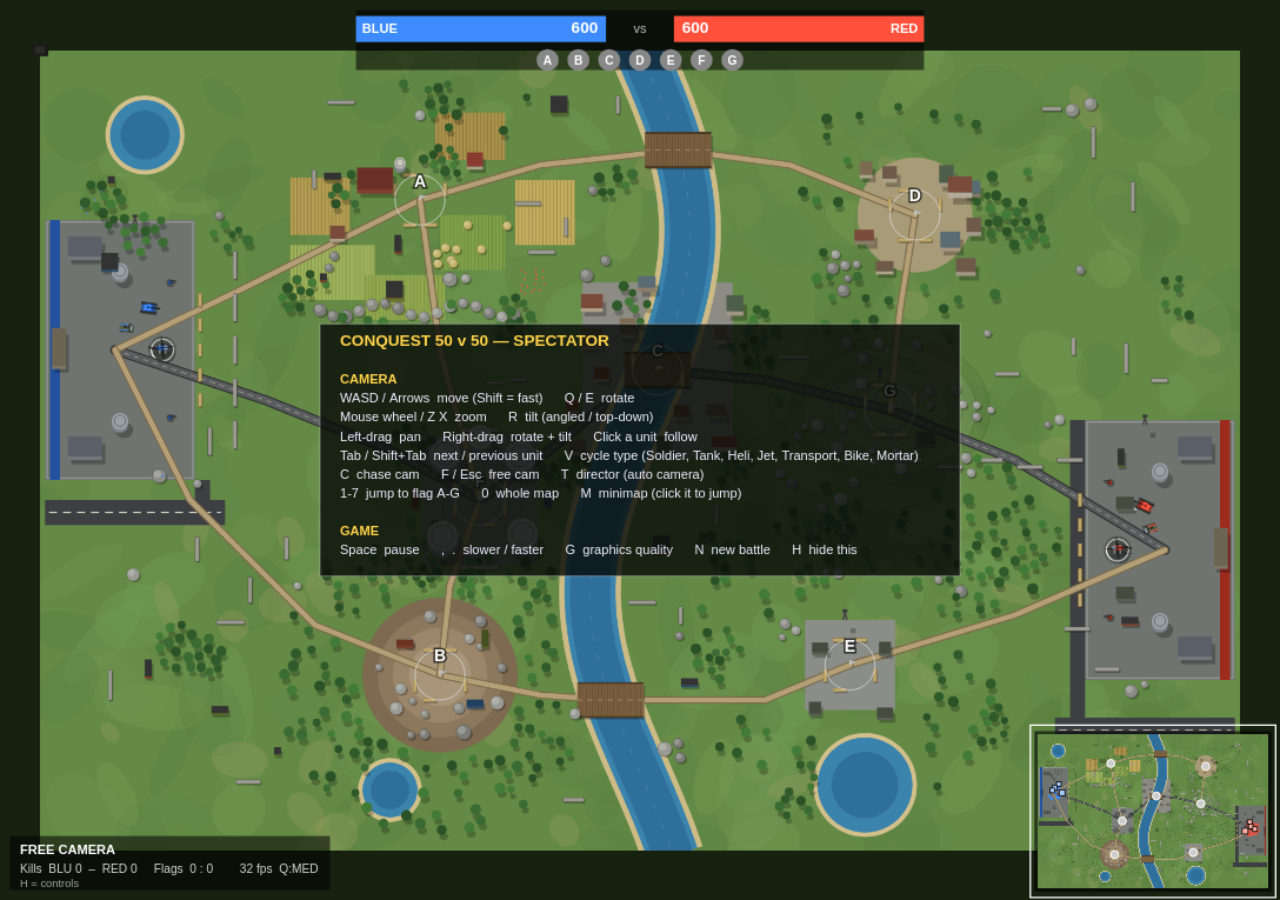
<file: spaces/conquest50 (1).html>
<!DOCTYPE html>
<html lang="en">
<head>
<meta charset="utf-8">
<meta name="viewport" content="width=device-width,initial-scale=1,user-scalable=no">
<title>CONQUEST 50v50 — Spectator</title>
<style>
html,body{margin:0;height:100%;background:#0b0f0a;overflow:hidden;font-family:"Segoe UI",Arial,sans-serif;user-select:none;-webkit-user-select:none}
canvas{display:block;width:100vw;height:100vh;touch-action:none;cursor:grab}
canvas.drag{cursor:grabbing}
</style>
</head>
<body>
<canvas id="c"></canvas>
<script>
(function(){
'use strict';
/* =====================================================================
   CONQUEST 50v50 — spectator battle sim. Single file, Canvas2D only.
   ===================================================================== */
var W=2400,H=1600,TAU=Math.PI*2;
var cv=document.getElementById('c');
var ctx=cv.getContext('2d',{alpha:false});

/* ---------- utils ---------- */
function rnd(a,b){return a+Math.random()*(b-a);}
function clamp(v,a,b){return v<a?a:v>b?b:v;}
var hyp=Math.hypot;
function angDiff(a,b){var d=(b-a)%TAU;if(d>Math.PI)d-=TAU;else if(d<-Math.PI)d+=TAU;return d;}
function turnTo(a,b,r){var d=angDiff(a,b);return Math.abs(d)<=r?b:a+(d>0?r:-r);}
function mulberry(a){return function(){a|=0;a=a+0x6D2B79F5|0;var t=Math.imul(a^a>>>15,1|a);t=t+Math.imul(t^t>>>7,61|t)^t;return((t^t>>>14)>>>0)/4294967296;};}
var RNG=mulberry(7771);
function rr(a,b){return a+RNG()*(b-a);}

/* ---------- teams / world ---------- */
var TEAMS=[
 {name:'BLUE',col:'#3d8bff',dark:'#22519f',light:'#a9ccff',bx:150,by:600,dir:1},
 {name:'RED', col:'#ff503c',dark:'#9e2a1d',light:'#ffb3a8',bx:2250,by:1000,dir:-1}];
var RW=100,BR=[200,640,1300];
var PONDS=[{x:210,y:170,r:70},{x:1650,y:1470,r:95},{x:700,y:1480,r:55}];
function cxr(y){return 1200+100*Math.sin(y/230);}
function isWater(x,y){
  if(Math.abs(x-cxr(y))<RW/2){var br=false;for(var i=0;i<3;i++)if(Math.abs(y-BR[i])<34){br=true;break;}if(!br)return true;}
  for(var j=0;j<PONDS.length;j++){var p=PONDS[j],dx=x-p.x,dy=y-p.y;if(dx*dx+dy*dy<p.r*p.r)return true;}
  return false;
}
/* asymmetric layout: BLUE holds open farmland + refinery on the west, RED holds hill, village and outpost on the east */
var FLAGDEF=[['A',760,300,0],['B',800,1250,0],['C',cxr(640),640,0],['D',1750,330,0],['E',1620,1230,0],['F',880,900,0],['G',1700,720,0]];
var ROADS=[];
function road(w,paved,pts){ROADS.push({w:w,paved:paved,pts:pts});}
road(15,1,[[150,600],[450,700],[700,800],[880,900]]);
road(15,1,[[880,900],[1020,800],[1130,710],[cxr(640),640]]);
road(15,1,[[cxr(640),640],[1450,660],[1700,720]]);
road(15,1,[[1700,720],[1950,820],[2250,1000]]);
road(10,0,[[1700,720],[1720,520],[1750,330]]);
road(10,0,[[2250,1000],[1950,1130],[1620,1230]]);
road(10,0,[[1620,1230],[1450,1300],[cxr(1300),1300],[1000,1290],[800,1250]]);
road(10,0,[[150,600],[400,480],[760,300]]);
road(10,0,[[150,600],[300,900],[550,1150],[800,1250]]);
road(10,0,[[880,900],[820,1070],[800,1250]]);
road(10,0,[[760,300],[1000,230],[cxr(200),200],[1500,230],[1750,330]]);
road(10,0,[[760,300],[800,600],[880,900]]);
function roadDist(x,y){
  var best=1e9;
  for(var i=0;i<ROADS.length;i++){var r=ROADS[i],p=r.pts;
    for(var j=0;j<p.length-1;j++){
      var ax=p[j][0],ay=p[j][1],bx=p[j+1][0],by=p[j+1][1],dx=bx-ax,dy=by-ay,l2=dx*dx+dy*dy;
      var t=l2>0?clamp(((x-ax)*dx+(y-ay)*dy)/l2,0,1):0;
      var d=hyp(x-ax-dx*t,y-ay-dy*t)-r.w/2;if(d<best)best=d;}}
  return best;
}

/* ---------- obstacles ---------- */
var obs=[],aas=[];
function addC(k,x,y,r,z,low,col,col2){var o={s:0,k:k,x:x,y:y,r:r,hw:r,hh:r,z:z,low:!!low,col:col,col2:col2,st:0,dyn:!low};obs.push(o);return o;}
function addR(k,x,y,hw,hh,z,low,col,col2){var o={s:1,k:k,x:x,y:y,r:Math.max(hw,hh),hw:hw,hh:hh,z:z,low:!!low,col:col,col2:col2,st:0,dyn:!low};obs.push(o);return o;}
var RUNWAYS=[{x0:10,y0:900,x1:370,y1:950},{x0:W-370,y0:1335,x1:W-10,y1:1385}];
function inRunway(x,y,r){for(var i=0;i<2;i++){var q=RUNWAYS[i];if(x>q.x0-r&&x<q.x1+r&&y>q.y0-r&&y<q.y1+r)return true;}return false;}
function spotOK(x,y,r,gap){
  if(x<r+12||y<r+12||x>W-r-12||y>H-r-12)return false;
  if(isWater(x,y)||isWater(x+r,y)||isWater(x-r,y)||isWater(x,y+r)||isWater(x,y-r))return false;
  var i;
  for(i=0;i<FLAGDEF.length;i++)if(hyp(FLAGDEF[i][1]-x,FLAGDEF[i][2]-y)<62+r)return false;
  for(i=0;i<2;i++)if(hyp(TEAMS[i].bx-x,TEAMS[i].by-y)<150+r)return false;
  if(inRunway(x,y,r+6))return false;
  if(roadDist(x,y)<r+9)return false;
  for(i=0;i<obs.length;i++){var o=obs[i];
    if(o.s===0){if(hyp(o.x-x,o.y-y)<o.r+r+gap)return false;}
    else{var px=clamp(x,o.x-o.hw,o.x+o.hw),py=clamp(y,o.y-o.hh,o.y+o.hh);if(hyp(px-x,py-y)<r+gap)return false;}}
  return true;
}
var WALLC=['#c9b79c','#b8a58a','#d3c4a8','#a89880','#c4b6a0'],ROOFC=['#8a3b2f','#6f5a4a','#5b6b73','#7a4a3a','#4d5f4a','#7d6a52'];
function pick(a){return a[(RNG()*a.length)|0];}
function tryBld(x0,y0,x1,y1,n,hwa,hwb,hha,hhb,za,zb,gap){
  var c=0,t=0;
  while(c<n&&t<n*30){t++;var x=rr(x0,x1),y=rr(y0,y1),hw=rr(hwa,hwb),hh=rr(hha,hhb);
    if(spotOK(x,y,Math.max(hw,hh)*1.05,gap)){addR('bld',x,y,hw,hh,rr(za,zb),false,pick(WALLC),pick(ROOFC));c++;}}
}
function tryTrees(n,cx,cy,r0,r1,gap){
  var c=0,t=0;
  while(c<n&&t<n*20){t++;var a=rr(0,TAU),d=rr(r0,r1),x=cx+Math.cos(a)*d,y=cy+Math.sin(a)*d,r=rr(6,9.5);
    if(spotOK(x,y,r,gap)){addC('tree',x,y,r,rr(22,34),false,pick(['#2f5a2a','#3a6b32','#2b5226','#427a37']),null);c++;}}
}
function tryRocks(n,cx,cy,r0,r1){
  var c=0,t=0;
  while(c<n&&t<n*20){t++;var a=rr(0,TAU),d=rr(r0,r1),x=cx+Math.cos(a)*d,y=cy+Math.sin(a)*d,r=rr(7,15);
    if(spotOK(x,y,r,3)){addC('rock',x,y,r,6,true,pick(['#8b8b86','#7c7c78','#9a9a94']),null);c++;}}
}
function ring(x,y,rad,skip){
  for(var k=0;k<8;k++){if(k%3===skip%3)continue;
    var a=k*TAU/8+0.39,px=x+Math.cos(a)*rad,py=y+Math.sin(a)*rad;
    if(isWater(px,py)||isWater(px,py+14)||isWater(px,py-14))continue;
    var hor=Math.abs(Math.sin(a))>0.7;
    addR('bag',px,py,hor?13:3.5,hor?3.5:13,5,true,'#c2a96b','#8f7a45');}
}
function genMap(){
  RNG=mulberry(7771);obs.length=0;aas.length=0;
  var t,i,d,bx,by;
  for(t=0;t<2;t++){d=TEAMS[t].dir;bx=TEAMS[t].bx;by=TEAMS[t].by;
    addR('bld',bx-60*d,by-200,34,20,26,false,'#8d9097','#5b6068');
    addR('bld',bx-60*d,by+200,34,20,26,false,'#8d9097','#5b6068');
    addR('bld',bx-112*d,by,14,38,22,false,'#9a8f7a','#6d6554');
    addC('tank',bx+10*d,by-150,16,30,false,'#9aa2a8',null);
    addC('tank',bx+10*d,by+150,16,30,false,'#9aa2a8',null);
    addR('tower',bx+40*d,by-250,5,5,64,false,'#6b6b66','#3b3b38');
    aas.push({team:t,x:bx+110*d,y:by-135,ang:t?Math.PI:0,cd:0,scan:0,tgt:null,flash:0});
    aas.push({team:t,x:bx+110*d,y:by+135,ang:t?Math.PI:0,cd:0,scan:0,tgt:null,flash:0});
    for(i=0;i<5;i++){addR('bag',bx+170*d,by-100+i*50,3.5,13,5,true,'#c2a96b','#8f7a45');}
  }
  // flag sandbag rings
  for(i=0;i<FLAGDEF.length;i++)ring(FLAGDEF[i][1],FLAGDEF[i][2],54,i);
  var FA=FLAGDEF[0],FB=FLAGDEF[1],FC=FLAGDEF[2],FD=FLAGDEF[3],FE=FLAGDEF[4],FF=FLAGDEF[5],FG=FLAGDEF[6];
  var ax=FA[1],ay=FA[2],bxq=FB[1],byq=FB[2],cx0=FC[1],cy0=FC[2],dx0=FD[1],dy0=FD[2],ex0=FE[1],ey0=FE[2],fx0=FF[1],fy0=FF[2],gx0=FG[1],gy0=FG[2];
  // BLUE base: open walls line; RED base: forest belt + bunkers
  for(i=0;i<5;i++)addR('wall',TEAMS[0].bx+240,TEAMS[0].by-170+i*85,4,28,9,true,'#9c9a93',null);
  addR('bld',TEAMS[1].bx-80,TEAMS[1].by-90,18,12,16,false,'#6e7365','#464b3f');addR('bld',TEAMS[1].bx-80,TEAMS[1].by+90,18,12,16,false,'#6e7365','#464b3f');
  tryTrees(45,TEAMS[1].bx-330,TEAMS[1].by,0,170,6);
  // A: open farmland (long sight lines, little cover)
  addR('bld',ax-90,ay-35,36,22,28,false,'#9c4a3a','#6a2f26');addR('bld',ax+110,ay-75,16,14,22,false,'#d3c4a8','#8a3b2f');
  addR('bld',ax-165,ay+70,15,13,20,false,'#d3c4a8','#7a4a3a');addC('tank',ax-40,ay-65,11,34,false,'#c9c9c0',null);
  for(i=0;i<9;i++)addC('rock',rr(ax+30,ax+200),rr(ay+40,ay+130),9,6,true,'#c4b36a',null);
  tryTrees(8,ax,ay,160,300,10);
  // B: quarry + dense forest (close combat)
  tryRocks(16,bxq,byq,70,135);
  addR('cont',bxq-70,byq-60,17,7,14,false,'#9a4b2f','#6a3320');addR('cont',bxq+70,byq+60,17,7,14,false,'#2f5f8a','#1f405e');addR('cont',bxq+90,byq-70,7,17,14,false,'#6a7a2f','#44501f');
  tryTrees(120,bxq,byq,175,330,4);
  // C: dense bridge town
  tryBld(cx0-175,cy0-175,cx0+175,cy0+175,22,12,26,10,20,22,34,28);
  // F: refinery
  addC('tank',fx0-70,fy0-80,31,46,false,'#b5b9bd',null);addC('tank',fx0+80,fy0-75,31,46,false,'#b5b9bd',null);
  addC('tank',fx0-75,fy0+85,31,46,false,'#b5b9bd',null);addC('tank',fx0+85,fy0+80,31,46,false,'#b5b9bd',null);
  addC('tank',fx0,fy0-115,24,40,false,'#c4c7ca',null);
  addR('cont',fx0-130,fy0,7,17,14,false,'#a8472f','#702f20');addR('cont',fx0+135,fy0,7,17,14,false,'#3d6a8f','#274660');
  addR('wall',fx0,fy0+135,40,4,9,true,'#9c9a93',null);addR('wall',fx0,fy0-140,40,4,9,true,'#9c9a93',null);
  // G: radio hill (open, long range) + rock ridge flank
  addR('tower',gx0-20,gy0-60,6,6,78,false,'#7a7a74','#44443f');
  tryRocks(20,gx0,gy0,70,180);tryTrees(10,gx0,gy0,170,250,10);
  addR('bld',gx0+70,gy0+60,18,12,16,false,'#6e7365','#464b3f');
  for(i=0;i<16;i++)addC('rock',560+i*26,520+Math.sin(i)*14,rr(10,14),6,true,pick(['#8b8b86','#7c7c78','#9a9a94']),null);
  for(i=0;i<5;i++)addR('wall',1740+i*80,820+(i%2)*14,26,4,9,true,'#9c9a93',null);
  // D: village
  tryBld(dx0-110,dy0-110,dx0+120,dy0+110,9,12,22,10,18,22,32,14);addR('bld',dx0+90,dy0-50,24,16,40,false,'#d9d0bc','#7a4a3a');
  tryTrees(24,dx0,dy0,140,260,10);
  // E: outpost, towers + lake behind
  addR('bld',ex0-60,ey0-30,16,10,18,false,'#6e7365','#464b3f');addR('bld',ex0+70,ey0+100,16,10,18,false,'#6e7365','#464b3f');
  addR('bld',ex0+70,ey0-30,12,12,16,false,'#6e7365','#464b3f');addR('bld',ex0-70,ey0+90,12,12,16,false,'#6e7365','#464b3f');
  addR('tower',ex0-10,ey0-90,5,5,66,false,'#6b6b66','#3b3b38');
  tryTrees(55,ex0,ey0,170,320,4);
  // random scatter: tree clumps
  for(i=0;i<26;i++){var cx=rr(120,W-120),cy=rr(100,H-100);tryTrees(rr(6,12)|0,cx,cy,5,48,2);}
  // rocks, ruined walls, crates
  for(i=0;i<34;i++){tryRocks(1+((RNG()*3)|0),rr(100,W-100),rr(100,H-100),0,30);}
  var c=0,tt=0;
  while(c<30&&tt<800){tt++;var x=rr(120,W-120),y=rr(100,H-100),hor=RNG()<.5,hw=hor?rr(16,32):4,hh=hor?4:rr(16,32);
    if(spotOK(x,y,Math.max(hw,hh)*1.1,6)){addR('wall',x,y,hw,hh,9,true,'#9c9a93',null);c++;}}
  c=0;tt=0;
  while(c<14&&tt<500){tt++;var x2=rr(120,W-120),y2=rr(100,H-100);
    if(spotOK(x2,y2,10,4)){addR('cont',x2,y2,RNG()<.5?17:7,RNG()<.5?7:17,14,false,pick(['#9a4b2f','#2f5f8a','#6a7a2f','#8a7a2f']),'#333');c++;}}
  regObs();
}

/* ---------- spatial grids ---------- */
var OC=64,OCX=Math.ceil(W/OC),OCY=Math.ceil(H/OC),ogrid=[];
function regObs(){
  ogrid=[];for(var i=0;i<OCX*OCY;i++)ogrid.push([]);
  for(var k=0;k<obs.length;k++){var o=obs[k];
    var x0=clamp(((o.x-o.hw)/OC)|0,0,OCX-1),x1=clamp(((o.x+o.hw)/OC)|0,0,OCX-1),y0=clamp(((o.y-o.hh)/OC)|0,0,OCY-1),y1=clamp(((o.y+o.hh)/OC)|0,0,OCY-1);
    for(var cy=y0;cy<=y1;cy++)for(var cx=x0;cx<=x1;cx++)ogrid[cy*OCX+cx].push(o);}
}
function hitObs(o,x,y,rad){
  if(o.s===0){var oc=o.r;if(o.k==='tree'){if(rad>=9)return false;oc=o.r*.35;}else if(rad>=12&&o.low)return false;var dx=x-o.x,dy=y-o.y,rs2=oc+rad;return dx*dx+dy*dy<rs2*rs2;}
  if(rad>=9&&o.low&&(o.k==='bag'||o.k==='wall'))return false;
  var px=clamp(x,o.x-o.hw,o.x+o.hw),py=clamp(y,o.y-o.hh,o.y+o.hh),ex=x-px,ey=y-py;return ex*ex+ey*ey<rad*rad;
}
function blocked(x,y,rad){
  if(x<rad||y<rad||x>W-rad||y>H-rad)return true;
  if(isWater(x,y))return true;
  if(rad>6&&(isWater(x+rad,y)||isWater(x-rad,y)||isWater(x,y+rad)||isWater(x,y-rad)))return true;
  var x0=clamp(((x-rad)/OC)|0,0,OCX-1),x1=clamp(((x+rad)/OC)|0,0,OCX-1),y0=clamp(((y-rad)/OC)|0,0,OCY-1),y1=clamp(((y+rad)/OC)|0,0,OCY-1);
  for(var cy=y0;cy<=y1;cy++)for(var cx=x0;cx<=x1;cx++){var c=ogrid[cy*OCX+cx];for(var i=0;i<c.length;i++)if(hitObs(c[i],x,y,rad))return true;}
  return false;
}
function segCirc(x1,y1,x2,y2,cx,cy,r){
  var dx=x2-x1,dy=y2-y1,l2=dx*dx+dy*dy,t=l2>0?((cx-x1)*dx+(cy-y1)*dy)/l2:0;t=t<0?0:t>1?1:t;
  var px=x1+dx*t-cx,py=y1+dy*t-cy;return px*px+py*py<r*r;
}
function segRect(x1,y1,x2,y2,o){
  var t0=0,t1=1,dx=x2-x1,dy=y2-y1;
  var p=[-dx,dx,-dy,dy],q=[x1-(o.x-o.hw),(o.x+o.hw)-x1,y1-(o.y-o.hh),(o.y+o.hh)-y1];
  for(var i=0;i<4;i++){
    if(p[i]===0){if(q[i]<0)return false;}
    else{var r=q[i]/p[i];if(p[i]<0){if(r>t1)return false;if(r>t0)t0=r;}else{if(r<t0)return false;if(r<t1)t1=r;}}}
  return true;
}
var STAMP=1;
function nearObs(o,x,y,d){
  if(o.s===0)return hyp(x-o.x,y-o.y)<o.r+d;
  var px=clamp(x,o.x-o.hw,o.x+o.hw),py=clamp(y,o.y-o.hh,o.y+o.hh);return hyp(x-px,y-py)<d;
}
function rayBlock(x1,y1,x2,y2,shot){
  var dx=x2-x1,dy=y2-y1,L=Math.sqrt(dx*dx+dy*dy),n=Math.max(1,Math.ceil(L/(OC*0.4)));STAMP++;
  for(var i=0;i<=n;i++){
    var t=i/n,px=x1+dx*t,py=y1+dy*t,cx=(px/OC)|0,cy=(py/OC)|0;
    if(cx<0||cy<0||cx>=OCX||cy>=OCY)continue;
    var c=ogrid[cy*OCX+cx];
    for(var j=0;j<c.length;j++){
      var o=c[j];if(o.st===STAMP)continue;o.st=STAMP;
      if(o.k==='tree'){if(!shot)continue;if(segCirc(x1,y1,x2,y2,o.x,o.y,o.r*0.8)&&Math.random()<0.4)return true;continue;}
      if(o.low){if(!shot)continue;if(nearObs(o,x1,y1,22)||nearObs(o,x2,y2,22))continue;}
      if(o.s===0?segCirc(x1,y1,x2,y2,o.x,o.y,o.r):segRect(x1,y1,x2,y2,o))return true;
    }
  }
  return false;
}
function smokeBlock(x1,y1,x2,y2){
  for(var i=0;i<smokes.length;i++){var s=smokes[i];if(s.r>12&&segCirc(x1,y1,x2,y2,s.x,s.y,s.r*0.8))return true;}
  return false;
}
function visibleG(x1,y1,x2,y2){return !smokeBlock(x1,y1,x2,y2)&&!rayBlock(x1,y1,x2,y2,false);}
function tryMove(e,nx,ny,rad){
  if(!blocked(nx,ny,rad)){e.x=nx;e.y=ny;return;}
  if(!blocked(nx,e.y,rad)){e.x=nx;return;}
  if(!blocked(e.x,ny,rad)){e.y=ny;}
}
function freeSpot(x,y,rad){
  for(var i=0;i<50;i++){var a=Math.random()*TAU,d=i*3,px=x+Math.cos(a)*d,py=y+Math.sin(a)*d;if(!blocked(px,py,rad))return[px,py];}
  return[x,y];
}
var NPX=0,NPY=0;
function navPoint(x,y,tx,ty){
  var s1=x<cxr(y)?0:1,s2=tx<cxr(ty)?0:1;
  if(s1===s2){NPX=tx;NPY=ty;return;}
  var best=BR[0],bs=1e9;
  for(var i=0;i<3;i++){var c=Math.abs(y-BR[i])+Math.abs(ty-BR[i]);if(c<bs){bs=c;best=BR[i];}}
  var bxx=cxr(best),near=Math.abs(y-best)<42&&Math.abs(x-bxx)<92;
  if(near){NPX=bxx+(s1===0?95:-95);NPY=best;}
  else{NPX=bxx+(s1===0?-78:78);NPY=best;}
}
var OFFS=[0,.45,-.45,.9,-.9,1.4,-1.4,2.0,-2.0];
function steerOff(x,y,want,rad,look,sp){
  for(var i=0;i<OFFS.length;i++){var o=OFFS[i]*sp,a=want+o;
    if(!blocked(x+Math.cos(a)*look,y+Math.sin(a)*look,rad)&&!blocked(x+Math.cos(a)*look*.5,y+Math.sin(a)*look*.5,rad))return o;}
  return 2.6;
}

/* ---------- game state ---------- */
var TK=600,time=0,paused=false,tscale=1,tickets=[600,600],kills=[0,0],over=-1,bleedT=0;
var soldiers=[],vehicles=[],flags=[],projs=[],parts=[],smokes=[],tracers=[],feed=[],spots=[[],[]];
var uid=1,Q=1,rs=.85,SW=1,SH=1,ZS=1,Z=1,cR=1,sR=0,ELEV=.28,autoQ=true;
var UC=80,UCX=Math.ceil(W/UC),UCY=Math.ceil(H/UC),ug=[[],[]];
for(var _t=0;_t<2;_t++)for(var _i=0;_i<UCX*UCY;_i++)ug[_t].push([]);
function ucell(x,y){return clamp((y/UC)|0,0,UCY-1)*UCX+clamp((x/UC)|0,0,UCX-1);}
function rebuildUG(){
  for(var t=0;t<2;t++)for(var i=0;i<ug[t].length;i++)ug[t][i].length=0;
  for(var k=0;k<soldiers.length;k++){var s=soldiers[k];if(s.alive&&!s.veh)ug[s.team][ucell(s.x,s.y)].push(s);}
  for(var j=0;j<vehicles.length;j++){var v=vehicles[j];if(v.alive&&!v.isAir)ug[v.team][ucell(v.x,v.y)].push(v);}
}
function findEnemy(x,y,team,range,mode){
  var et=1-team,r2=range*range;
  var x0=clamp(((x-range)/UC)|0,0,UCX-1),x1=clamp(((x+range)/UC)|0,0,UCX-1),y0=clamp(((y-range)/UC)|0,0,UCY-1),y1=clamp(((y+range)/UC)|0,0,UCY-1);
  var best=null,bs=1e12;
  for(var cy=y0;cy<=y1;cy++)for(var cx=x0;cx<=x1;cx++){var c=ug[et][cy*UCX+cx];
    for(var i=0;i<c.length;i++){var e=c[i],dx=e.x-x,dy=e.y-y,d2=dx*dx+dy*dy;if(d2>r2)continue;
      var sc=d2;if(!e.isS){if(mode===1)sc*=0.3;else if(mode===0)sc*=(e.type==='tank'?4:e.type==='truck'?1.5:1);}
      if(sc<bs&&visibleG(x,y,e.x,e.y)){bs=sc;best=e;}}}
  return best;
}
function findAir(x,y,team,range){
  var best=null,bd=range;
  for(var i=0;i<vehicles.length;i++){var v=vehicles[i];if(!v.alive||!v.isAir||v.team===team||v.z<15)continue;
    var d=hyp(v.x-x,v.y-y);if(d<bd&&!smokeBlock(x,y,v.x,v.y)){bd=d;best=v;}}
  return best;
}
function addSpot(team,x,y){var a=spots[team];a.push({x:x,y:y,t:time});if(a.length>20)a.shift();}

/* ---------- effects ---------- */
var PCAP=[110,240,420],TCAP=[60,140,260];
function fx(x,y,z,vx,vy,vz,life,size,col,type){
  if(parts.length>=PCAP[Q])return;
  parts.push({x:x,y:y,z:z,vx:vx,vy:vy,vz:vz,life:life,max:life,size:size,col:col,t:type});
}
function boom(x,y,r,big){
  var q=Q===0?.4:Q===1?.7:1,n=Math.round((big?14:8)*q),i;
  fx(x,y,3,0,0,0,.2,r*1.15,'#fff2b0','flash');
  for(i=0;i<n;i++)fx(x+rnd(-r*.3,r*.3),y+rnd(-r*.3,r*.3),rnd(1,6),rnd(-30,30),rnd(-30,30),rnd(10,40),rnd(.5,1.1),rnd(r*.25,r*.5),Math.random()<.5?'#ff9a2e':'#ff5a1e','fire');
  for(i=0;i<Math.round(n*.7);i++)fx(x+rnd(-r*.4,r*.4),y+rnd(-r*.4,r*.4),rnd(2,8),rnd(-12,12),rnd(-12,12),rnd(8,20),rnd(1.5,3.2),rnd(r*.3,r*.6),Math.random()<.5?'#4a4a4a':'#6e6e6e','smoke');
  for(i=0;i<Math.round(6*q);i++)fx(x,y,3,rnd(-90,90),rnd(-90,90),rnd(40,100),rnd(.3,.7),1.6,'#ffd27a','spark');
  scorch(x,y,r);
}
var mapC=null,mctx=null,MS=.75;
function scorch(x,y,r){
  if(!mctx)return;mctx.globalAlpha=.32;mctx.fillStyle='#17130d';mctx.beginPath();mctx.ellipse(x,y,r*.7,r*.6,Math.random()*3,0,TAU);mctx.fill();mctx.globalAlpha=1;
}
function corpse(x,y,team){
  if(!mctx)return;mctx.globalAlpha=.85;mctx.fillStyle=TEAMS[team].dark;mctx.fillRect(x-2.5,y-1.5,5,3);mctx.fillStyle='#3a2a22';mctx.fillRect(x+1.5,y-1,2,2);mctx.globalAlpha=1;
}
function trace(x1,y1,z1,x2,y2,z2,team){
  if(tracers.length>=TCAP[Q]||Math.random()<.3)return;
  tracers.push({x1:x1,y1:y1,z1:z1,x2:x2,y2:y2,z2:z2,life:.07,team:team});
}
function feedMsg(txt,team){feed.push({t:txt,team:team,age:0});if(feed.length>7)feed.shift();}

/* ---------- damage ---------- */
var ARM={tank:{b:.02,c:.35,x:1},truck:{b:.1,c:.8,x:1.1},bike:{b:1,c:1,x:1.5},heli:{b:.3,c:1,x:1},jet:{b:.25,c:1,x:1}};
function dealDamage(t,dmg,kind,team,src){
  if(!t.alive)return;
  if(t.isS){t.hp-=dmg;t.hitT=.2;if(t.hp<=0)killSoldier(t,team,src);}
  else{t.hp-=dmg*ARM[t.type][kind];t.hitT=.15;if(t.hp<=0)killVeh(t,team,src);}
}
function killSoldier(s,kteam,src){
  s.alive=false;s.respT=rnd(4,7);s.tgt=null;s.deployed=false;
  if(s.veh){var i=s.veh.pass.indexOf(s);if(i>=0)s.veh.pass.splice(i,1);s.veh=null;}
  tickets[s.team]=Math.max(0,tickets[s.team]-1);
  if(kteam>=0&&kteam!==s.team)kills[kteam]++;
  corpse(s.x,s.y,s.team);
  if(src&&kteam>=0&&Math.random()<.35)feedMsg(TEAMS[kteam].name+' '+src+' ➜ '+TEAMS[s.team].name+' '+WP[s.cls].name,kteam);
}
var VDEF={
 tank:{hp:700,sp:52,turn:1.3,rad:13,resp:25,pen:3,seats:2,name:'Tank'},
 truck:{hp:320,sp:78,turn:1.8,rad:10,resp:18,pen:2,seats:4,name:'Transport'},
 bike:{hp:90,sp:105,turn:3,rad:4,resp:10,pen:1,seats:1,name:'Bike'},
 heli:{hp:450,sp:100,turn:1.6,rad:0,resp:30,pen:3,name:'Helicopter',air:1},
 jet:{hp:260,sp:290,turn:1.25,rad:0,resp:35,pen:3,name:'Fighter jet',air:1}};
function killVeh(v,kteam,src){
  v.alive=false;v.respT=VDEF[v.type].resp;v.burn=12;v.tgt=null;
  tickets[v.team]=Math.max(0,tickets[v.team]-VDEF[v.type].pen);
  if(kteam>=0)kills[kteam]++;
  var ps=v.pass.slice();v.pass.length=0;
  for(var i=0;i<ps.length;i++){var ps0=ps[i];
    if(v.type!=='bike'&&Math.random()<.5){var sp=freeSpot(v.x+rnd(-22,22),v.y+rnd(-22,22),4);ps0.veh=null;ps0.x=sp[0];ps0.y=sp[1];ps0.hp=40;}
    else{ps0.veh=null;killSoldier(ps0,kteam,null);}}
  boom(v.x,v.y,v.type==='tank'?36:26,true);
  if(v.isAir)v.z=0;
  feedMsg((kteam>=0?TEAMS[kteam].name+' '+(src||'')+' ➜ ':'')+TEAMS[v.team].name+' '+VDEF[v.type].name+' destroyed',kteam>=0?kteam:v.team);
}
function explode(x,y,r,dmg,team,src,big){
  boom(x,y,r,big);
  var i;
  for(i=0;i<soldiers.length;i++){var s=soldiers[i];if(!s.alive||s.veh||s.team===team)continue;
    var dx=s.x-x,dy=s.y-y,d=Math.sqrt(dx*dx+dy*dy);if(d>r)continue;
    if(d>8&&rayBlock(x,y,s.x,s.y,false))continue;
    dealDamage(s,dmg*(0.35+0.65*(1-d/r)),'x',team,src);}
  for(i=0;i<vehicles.length;i++){var v=vehicles[i];if(!v.alive||v.isAir||v.team===team)continue;
    var d2=hyp(v.x-x,v.y-y);if(d2>r+VDEF[v.type].rad)continue;
    dealDamage(v,dmg*clamp(1-d2/(r+12),.3,1),'x',team,src);}
}

/* ---------- flags ---------- */
function initFlags(){
  flags=FLAGDEF.map(function(d,i){return{i:i,n:d[0],x:d[1],y:d[2],r:50,cap:d[3]*100,owner:d[3]===0?-1:(d[3]<0?0:1),pn:[0,0],contested:false,alive:true,asg:[0,0]};});
}
function updFlags(dt){
  var i,k,f;
  for(i=0;i<flags.length;i++){flags[i].pn[0]=0;flags[i].pn[1]=0;}
  for(k=0;k<soldiers.length;k++){var s=soldiers[k];if(!s.alive||s.veh)continue;
    for(i=0;i<flags.length;i++){f=flags[i];var dx=s.x-f.x,dy=s.y-f.y;if(dx*dx+dy*dy<f.r*f.r)f.pn[s.team]++;}}
  for(k=0;k<vehicles.length;k++){var v=vehicles[k];if(!v.alive||v.isAir)continue;
    for(i=0;i<flags.length;i++){f=flags[i];if(hyp(v.x-f.x,v.y-f.y)<f.r)f.pn[v.team]+=(v.type==='tank'?2:1);}}
  var cnt=[0,0];
  for(i=0;i<flags.length;i++){f=flags[i];
    var a=f.pn[0],b=f.pn[1];f.contested=a>0&&b>0;var diff=b-a;
    if(diff!==0)f.cap=clamp(f.cap+Math.sign(diff)*clamp(Math.abs(diff),1,5)*5*dt,-100,100);
    var old=f.owner;
    if(f.cap<=-99.9)f.owner=0;else if(f.cap>=99.9)f.owner=1;
    else if(f.owner===0&&f.cap>-40)f.owner=-1;else if(f.owner===1&&f.cap<40)f.owner=-1;
    if(f.owner!==old){
      if(f.owner>=0)feedMsg(TEAMS[f.owner].name+' captured '+f.n,f.owner);
      else feedMsg('Flag '+f.n+' neutralised',old);}
    if(f.owner>=0)cnt[f.owner]++;
    f.asg[0]=0;f.asg[1]=0;}
  for(k=0;k<soldiers.length;k++)if(soldiers[k].alive||soldiers[k].respT<8)flags[soldiers[k].flag].asg[soldiers[k].team]++;
  flagCount=cnt;
  var dom=cnt[0]>=4?0:cnt[1]>=4?1:-1;
  if(dom>=0){bleedT+=dt;var interval=Math.max(1.5,9-(cnt[dom]-3)*2);
    if(bleedT>=interval){bleedT=0;tickets[1-dom]=Math.max(0,tickets[1-dom]-1);}}
  else bleedT=0;
  if(over<0){if(tickets[0]<=0)over=1;else if(tickets[1]<=0)over=0;}
}
var flagCount=[3,3];
function pickFlag(team,x,y){
  var tot=0,w=[],i;
  for(i=0;i<flags.length;i++){var f=flags[i],wt;
    if(f.owner===-1)wt=3;else if(f.owner!==team)wt=3.6;else wt=(f.contested||f.pn[1-team]>0)?2.6:.3;
    wt/=1+hyp(f.x-x,f.y-y)/800;wt/=1+f.asg[team]*.14;tot+=wt;w.push(wt);}
  var r=Math.random()*tot;
  for(i=0;i<w.length;i++){r-=w[i];if(r<=0)return i;}
  return w.length-1;
}
function setFlag(s,i){s.flag=i;var f=flags[i],a=Math.random()*TAU,d=Math.sqrt(Math.random())*34;s.ox=Math.cos(a)*d;s.oy=Math.sin(a)*d;}

/* ---------- soldiers ---------- */
var WP={
 ar:{rate:3.2,dmg:14,range:230,acc:.85,name:'Assault'},
 lm:{rate:7,dmg:9,range:260,acc:.72,name:'Support'},
 sn:{rate:.5,dmg:78,range:520,acc:.95,name:'Recon'},
 en:{rate:4,dmg:10,range:200,acc:.8,name:'Engineer'},
 mt:{rate:1.5,dmg:8,range:150,acc:.7,name:'Mortar crew'}};
function mkSoldier(team,cls){
  return{id:uid++,isS:true,team:team,cls:cls,x:0,y:0,ang:team?Math.PI:0,hp:100,alive:false,respT:rnd(.2,4),flag:0,ox:0,oy:0,
   cd:rnd(0,1),gcd:rnd(2,8),scd:rnd(5,20),rcd:rnd(2,6),tgt:null,scan:rnd(0,.3),mode:0,modeT:0,cx:0,cy:0,inCover:false,veh:null,
   sp:Math.random()<.5?1:-1,stuck:0,wander:0,wa:0,stT:0,soff:0,flash:0,hitT:0,reT:rnd(5,12),moving:false,idleA:0,idleT:0,
   mpos:null,mposT:0,deployed:false};
}
function pickDeepFlag(team,x,y){
  var eb=TEAMS[1-team],best=-1,bs=1e9;
  for(var i=0;i<flags.length;i++){var f=flags[i];if(f.owner===team)continue;
    var sc=hyp(f.x-eb.bx,f.y-eb.by)+Math.random()*350;if(sc<bs){bs=sc;best=i;}}
  return best<0?pickFlag(team,x,y):best;
}
function tryBoard(s){
  for(var i=0;i<vehicles.length;i++){var v=vehicles[i];
    if(v.team!==s.team||!v.alive||v.state!=='load'||v.isAir)continue;
    if(v.pass.length>=VDEF[v.type].seats||hyp(v.x-s.x,v.y-s.y)>150)continue;
    if(Math.random()>(v.type==='truck'?.7:v.type==='tank'?.6:.5))continue;
    if(v.pass.length===0){v.flag=Math.random()<.45?pickDeepFlag(s.team,s.x,s.y):s.flag;v.waitT=0;}
    setFlag(s,v.flag);
    v.pass.push(s);s.veh=v;s.x=v.x;s.y=v.y;return true;}
  return false;
}
function respawn(s){
  var T=TEAMS[s.team];
  setFlag(s,pickFlag(s.team,T.bx,T.by));
  var tf=flags[s.flag],px=T.bx+rnd(-55,55),py=T.by+rnd(-70,70),bd=hyp(px-tf.x,py-tf.y),atBase=true;
  var bestF=null,bfd=bd*.8;
  for(var i=0;i<flags.length;i++){var f=flags[i];if(f.owner!==s.team||f.pn[1-s.team]>0)continue;
    var d=hyp(f.x-tf.x,f.y-tf.y);if(d<bfd){bfd=d;bestF=f;}}
  if(bestF&&Math.random()<.8){var a=Math.random()*TAU,rr2=rnd(20,44);px=bestF.x+Math.cos(a)*rr2;py=bestF.y+Math.sin(a)*rr2;atBase=false;}
  var p=freeSpot(px,py,4);
  s.x=p[0];s.y=p[1];s.hp=100;s.alive=true;s.tgt=null;s.mode=0;s.modeT=0;s.veh=null;s.cd=rnd(0,1);s.stuck=0;s.wander=0;s.deployed=false;s.mpos=null;s.inCover=false;
  s.ang=Math.atan2(tf.y-s.y,tf.x-s.x);
  if(atBase&&s.cls!=='mt')tryBoard(s);
}
function walk(s,tx,ty,sp,dt){
  navPoint(s.x,s.y,tx,ty);
  var want=Math.atan2(NPY-s.y,NPX-s.x);
  if(s.wander>0){s.wander-=dt;want=s.wa;}
  else{s.stT-=dt;if(s.stT<=0){s.stT=.15;s.soff=steerOff(s.x,s.y,want,3.5,14,s.sp);}want+=s.soff;}
  if(time-(s.lw||0)>.4){s.cpx=s.x;s.cpy=s.y;s.chkT=1.5;}s.lw=time;
  var force=false;s.chkT-=dt;if(s.chkT<=0){s.chkT=1.5;if(hyp(s.x-s.cpx,s.y-s.cpy)<5)force=true;s.cpx=s.x;s.cpy=s.y;}
  var step=sp*dt,ox=s.x,oy=s.y;
  tryMove(s,s.x+Math.cos(want)*step,s.y+Math.sin(want)*step,3.5);
  var mv=hyp(s.x-ox,s.y-oy);
  if(force||mv<step*.4){if(force)s.stuck=1.01;else s.stuck+=dt;if(s.stuck>1){s.stk=Math.min(5,(s.stk||0)+1);if(!s.wsg||s.stk===1)s.wsg=Math.random()<.5?1:-1;s.wander=.8+s.stk*.7;s.wa=want+s.wsg*rnd(1.2,2.0);s.stuck=0;if(s.stk>=4||blocked(s.x,s.y,3.5)){var fp=freeSpot(s.x+Math.cos(s.wa)*10,s.y+Math.sin(s.wa)*10,3.5);s.x=fp[0];s.y=fp[1];}}}
  else{s.stuck=Math.max(0,s.stuck-dt);if(s.stk&&Math.random()<dt*.3)s.stk--;}
  s.moving=true;
  return want;
}
function findCover(s,ex,ey){
  var best=null,bd=1e9,x0=clamp(((s.x-110)/OC)|0,0,OCX-1),x1=clamp(((s.x+110)/OC)|0,0,OCX-1),y0=clamp(((s.y-110)/OC)|0,0,OCY-1),y1=clamp(((s.y+110)/OC)|0,0,OCY-1);
  STAMP++;
  var ds=hyp(s.x-ex,s.y-ey);
  for(var cy=y0;cy<=y1;cy++)for(var cx=x0;cx<=x1;cx++){var c=ogrid[cy*OCX+cx];
    for(var i=0;i<c.length;i++){var o=c[i];if(o.st===STAMP)continue;o.st=STAMP;
      if(o.hw<4&&o.hh<4)continue;
      if(!o.low&&o.k!=='tree'&&Math.random()<.7)continue;
      var dx=o.x-ex,dy=o.y-ey,L=Math.sqrt(dx*dx+dy*dy)||1;dx/=L;dy/=L;
      var ext=o.s===0?o.r:Math.min(o.hw/(Math.abs(dx)||1e-6),o.hh/(Math.abs(dy)||1e-6));
      var px=o.x+dx*(ext+6),py=o.y+dy*(ext+6),dd=hyp(px-s.x,py-s.y);
      if(dd>115||dd>=bd)continue;
      if(hyp(px-ex,py-ey)<ds-30)continue;
      if(blocked(px,py,3.5))continue;
      bd=dd;best=[px,py];}}
  if(best){s.cx=best[0];s.cy=best[1];return true;}
  return false;
}
function pickMode(s,t,d){
  s.modeT=rnd(2.2,5);
  if(s.cls==='sn'){s.mode=2;s.modeT=rnd(4,8);return;}
  if(d<65){s.mode=0;return;}
  var r=Math.random();
  if(r<.55&&findCover(s,t.x,t.y)){s.mode=1;return;}
  s.mode=r<.8?0:2;
}
function throwG(s,tx,ty,kind){
  var d=hyp(tx-s.x,ty-s.y),dd=Math.min(d,100),a=Math.atan2(ty-s.y,tx-s.x);
  var x1=s.x+Math.cos(a)*dd+rnd(-4,4),y1=s.y+Math.sin(a)*dd+rnd(-4,4),T=Math.max(.55,dd/55);
  projs.push({k:kind,x0:s.x,y0:s.y,x1:x1,y1:y1,z0:4,h:kind==='gren'?16:12,T:T,age:0,team:s.team,x:s.x,y:s.y,z:4});
}
function fireS(s,t,d,moving){
  var w=WP[s.cls],a;
  if(s.cls==='ar'&&s.gcd<=0&&!t.isAir&&d>22&&d<95&&Math.random()<.5){s.gcd=rnd(9,16);throwG(s,t.x,t.y,'gren');s.cd=.7;return;}
  if(s.cls==='lm'&&s.scd<=0&&!t.isAir&&d>60&&d<170&&(s.mode===0||Math.random()<.4)){
    s.scd=rnd(24,40);a=Math.atan2(t.y-s.y,t.x-s.x);var sx=s.x+Math.cos(a)*50,sy=s.y+Math.sin(a)*50,near=false;
    for(var i=0;i<smokes.length;i++)if(hyp(smokes[i].x-sx,smokes[i].y-sy)<80)near=true;
    if(!near&&smokes.length<6){throwG(s,sx,sy,'smoke');s.cd=.7;return;}}
  if(s.cls==='en'&&s.rcd<=0&&!t.isS&&!t.isAir&&d>35&&d<210){
    s.rcd=rnd(6,9);var T=d/230,lx=t.x,ly=t.y;if(t.spd){lx+=Math.cos(t.ang)*t.spd*T;ly+=Math.sin(t.ang)*t.spd*T;}
    projs.push({k:'rkt',x0:s.x,y0:s.y,x1:lx,y1:ly,z0:5,h:0,T:Math.max(.2,T),age:0,team:s.team,x:s.x,y:s.y,z:5});s.cd=1.2;s.flash=.1;return;}
  if(s.cd>0)return;
  s.cd=1/w.rate*rnd(.85,1.25);s.flash=.06;
  var hc=w.acc-(d/w.range)*.55;if(moving)hc*=.65;if(t.isS&&t.inCover)hc*=.5;if(t.isS&&t.moving)hc*=.8;
  if(t.isAir)hc=s.cls==='sn'?.25:.1;
  hc=clamp(hc,.05,.95);
  var mx=s.x+Math.cos(s.ang)*6,my=s.y+Math.sin(s.ang)*6;
  var blk=smokeBlock(s.x,s.y,t.x,t.y)||rayBlock(s.x,s.y,t.x,t.y,true);
  if(!blk&&Math.random()<hc){dealDamage(t,w.dmg,'b',s.team,null);trace(mx,my,4,t.x,t.y,t.isAir?t.z:4,s.team);}
  else if(blk){var f=rnd(.4,.8);trace(mx,my,4,s.x+(t.x-s.x)*f,s.y+(t.y-s.y)*f,3,s.team);}
  else trace(mx,my,4,t.x+rnd(-9,9),t.y+rnd(-9,9),t.isAir?t.z:3,s.team);
}
function sepSoldier(s){
  var cx=clamp((s.x/UC)|0,0,UCX-1),cy=clamp((s.y/UC)|0,0,UCY-1),px=0,py=0;
  for(var j=Math.max(0,cy-1);j<=Math.min(UCY-1,cy+1);j++)for(var i=Math.max(0,cx-1);i<=Math.min(UCX-1,cx+1);i++){
    var c=ug[s.team][j*UCX+i];
    for(var k=0;k<c.length;k++){var o=c[k];if(o===s||!o.isS)continue;
      var dx=s.x-o.x,dy=s.y-o.y,d2=dx*dx+dy*dy;
      if(d2<28&&d2>.01){var d=Math.sqrt(d2),f=(5.3-d)/5.3*.5;px+=dx/d*f;py+=dy/d*f;}}}
  if(px||py){var nx=s.x+px,ny=s.y+py;if(!blocked(nx,ny,3.5)){s.x=nx;s.y=ny;}}
}
function updMortar(s,dt){
  s.mposT-=dt;
  if(!s.mpos||s.mposT<=0){
    s.mposT=rnd(30,50);var best=null,bs=1e9,T=TEAMS[s.team],i;
    for(i=0;i<flags.length;i++){var f=flags[i];if(f.owner!==s.team)continue;
      var md=1e9;for(var j=0;j<flags.length;j++)if(flags[j].owner!==s.team)md=Math.min(md,hyp(f.x-flags[j].x,f.y-flags[j].y));
      var sc=md+rnd(0,120);if(sc<bs){bs=sc;best=f;}}
    var bx=best?best.x:T.bx,by=best?best.y:T.by,a=Math.atan2(T.by-by,T.bx-bx);
    var p=freeSpot(bx+Math.cos(a)*75+rnd(-30,30),by+Math.sin(a)*75+rnd(-30,30),4);s.mpos=p;}
  var d=hyp(s.mpos[0]-s.x,s.mpos[1]-s.y);
  if(d>10){var w=walk(s,s.mpos[0],s.mpos[1],30,dt);s.ang=turnTo(s.ang,w,8*dt);s.deployed=false;return;}
  s.deployed=true;s.moving=false;
  if(s.tgt){var t=s.tgt;s.ang=turnTo(s.ang,Math.atan2(t.y-s.y,t.x-s.x),8*dt);
    if(s.cd<=0){fireS(s,t,hyp(t.x-s.x,t.y-s.y),false);}}
  if(s.rcd<=0){
    var tx=null,ty=null,sp=spots[s.team],i2;
    for(i2=sp.length-1;i2>=0;i2--){var q=sp[i2];if(time-q.t>8)break;var dd=hyp(q.x-s.x,q.y-s.y);
      if(dd>140&&dd<660&&Math.random()<.6){tx=q.x;ty=q.y;break;}}
    if(tx===null){for(i2=0;i2<flags.length;i2++){var fl=flags[i2],dd2=hyp(fl.x-s.x,fl.y-s.y);
      if(fl.pn[1-s.team]>0&&dd2>140&&dd2<660){tx=fl.x+rnd(-26,26);ty=fl.y+rnd(-26,26);break;}}}
    if(tx!==null){
      var dist=hyp(tx-s.x,ty-s.y),sc2=10+dist*.04;tx+=rnd(-sc2,sc2);ty+=rnd(-sc2,sc2);
      projs.push({k:'mort',x0:s.x,y0:s.y,x1:tx,y1:ty,z0:4,h:170,T:1.8+dist/380,age:0,team:s.team,x:s.x,y:s.y,z:4});
      s.rcd=rnd(4.5,6.5);s.flash=.15;s.ang=Math.atan2(ty-s.y,tx-s.x);
      fx(s.x,s.y,5,0,0,12,.6,5,'#999','smoke');
    } else s.rcd=1;
  }
}
function updSoldier(s,dt){
  if(!s.alive){s.respT-=dt;if(s.respT<=0&&over<0)respawn(s);return;}
  if(s.veh){s.x=s.veh.x;s.y=s.veh.y;s.ang=s.veh.ang;return;}
  s.cd-=dt;s.gcd-=dt;s.scd-=dt;s.rcd-=dt;s.modeT-=dt;s.scan-=dt;s.flash-=dt;s.hitT-=dt;s.reT-=dt;s.moving=false;
  var C=s.cls,t;
  if(s.reT<=0){s.reT=rnd(7,14);var f0=flags[s.flag];
    if(C!=='mt'&&f0.owner===s.team&&!f0.contested&&Math.random()<.75)setFlag(s,pickFlag(s.team,s.x,s.y));}
  if(s.scan<=0){s.scan=rnd(.25,.45);
    t=findEnemy(s.x,s.y,s.team,WP[C].range,C==='en'?1:0);
    if(!t)t=findAir(s.x,s.y,s.team,230);
    s.tgt=t;if(t&&!t.isAir&&Math.random()<.35)addSpot(s.team,t.x,t.y);}
  else if(s.tgt&&!s.tgt.alive)s.tgt=null;
  if(C==='mt'){updMortar(s,dt);sepSoldier(s);return;}
  t=s.tgt;var f=flags[s.flag],moving=false;
  if(t){
    var dx=t.x-s.x,dy=t.y-s.y,d=Math.sqrt(dx*dx+dy*dy);
    s.ang=turnTo(s.ang,Math.atan2(dy,dx),9*dt);
    if(s.modeT<=0)pickMode(s,t,d);
    if(s.mode===1){
      if(hyp(s.cx-s.x,s.cy-s.y)>4){walk(s,s.cx,s.cy,30,dt);moving=true;s.inCover=false;}else s.inCover=true;}
    else if(s.mode===0){walk(s,f.x+s.ox,f.y+s.oy,22,dt);moving=true;s.inCover=false;}
    else s.inCover=false;
    fireS(s,t,d,moving);
  } else {
    s.mode=0;s.inCover=false;
    var tx=f.x+s.ox,ty=f.y+s.oy,dd=hyp(tx-s.x,ty-s.y);
    if(dd>6){var w=walk(s,tx,ty,dd>150?36:28,dt);s.ang=turnTo(s.ang,w,8*dt);}
    else{s.idleT-=dt;if(s.idleT<=0){s.idleT=rnd(1.5,4);s.idleA=rnd(0,TAU);if(Math.random()<.3){s.ox=rnd(-30,30);s.oy=rnd(-30,30);}}s.ang=turnTo(s.ang,s.idleA,3*dt);}
  }
  s.moving=moving||s.moving;
  sepSoldier(s);
}

/* ---------- vehicles ---------- */
function mkVeh(team,type,idx){
  var D=VDEF[type];
  return{id:uid++,isS:false,team:team,type:type,isAir:!!D.air,x:0,y:0,z:0,ang:0,tAng:0,hp:D.hp,maxHp:D.hp,alive:false,respT:.5+idx*2.5,
   spd:0,flag:0,state:'load',waitT:0,pass:[],cd:rnd(0,2),cd2:rnd(2,6),scan:rnd(0,.5),tgt:null,stuck:0,rev:0,revDir:1,soff:0,stT:0,sp:Math.random()<.5?1:-1,
   holdT:0,pauseT:0,hitT:0,flash:0,rot:0,orb:rnd(0,TAU),burn:0,idx:idx,egress:0,recoil:0};
}
var VSPAWN={tank:[[60,-85],[60,85],[60,0]],truck:[[20,-45],[20,45]],bike:[[-30,-20],[-30,0],[-30,20]],heli:[[95,0]]};
function spawnVeh(v){
  var T=TEAMS[v.team],d=T.dir,D=VDEF[v.type],o;
  v.hp=D.hp;v.maxHp=D.hp;v.alive=true;v.spd=0;v.pass.length=0;v.tgt=null;v.stuck=0;v.rev=0;v.hitT=0;v.burn=0;v.z=0;v.egress=0;
  if(v.type==='jet'){v.x=v.team?W-40:40;v.y=(RUNWAYS[v.team].y0+RUNWAYS[v.team].y1)/2;v.ang=v.team?Math.PI:0;v.state='takeoff';v.tAng=v.ang;return;}
  o=VSPAWN[v.type][v.idx];var p=freeSpot(T.bx+o[0]*d,T.by+o[1],D.rad||6);
  v.x=p[0];v.y=p[1];v.ang=v.team?Math.PI:0;v.tAng=v.ang;
  if(v.type==='heli'){v.state='takeoff';v.z=0;}
  else if(v.type==='tank'){v.state='load';v.waitT=0;v.dmT=0;v.flag=pickFlag(v.team,v.x,v.y);}
  else{v.state='load';v.waitT=0;}
}
function drive(v,tx,ty,sp,turn,dt,rad){
  if(v.rev>0){v.rev-=dt;v.ang+=v.revDir*turn*.6*dt;tryMove(v,v.x-Math.cos(v.ang)*24*dt,v.y-Math.sin(v.ang)*24*dt,rad);return;}
  if(time-(v.lw||0)>.5||v.cpx===undefined){v.cpx=v.x;v.cpy=v.y;v.chkT=2.4;}v.lw=time;
  v.chkT-=dt;
  if(v.chkT<=0){v.chkT=2.4;
    if(hyp(v.x-v.cpx,v.y-v.cpy)<10){v.stk=(v.stk||0)+1;v.rev=1.6;v.revDir=Math.random()<.5?1:-1;v.wd=3;v.wa=v.ang+rnd(-1.6,1.6);
      if(v.stk>=2){v.stk=0;if(v.type!=='bike'||!v.pass.length)v.flag=pickFlag(v.team,v.x,v.y);}}
    else if(v.stk)v.stk=Math.max(0,v.stk-.5);
    v.cpx=v.x;v.cpy=v.y;}
  if(v.wd>0){v.wd-=dt;tx=v.x+Math.cos(v.wa)*150;ty=v.y+Math.sin(v.wa)*150;}
  navPoint(v.x,v.y,tx,ty);
  var want=Math.atan2(NPY-v.y,NPX-v.x);
  v.stT-=dt;if(v.stT<=0){v.stT=.2;v.soff=steerOff(v.x,v.y,want,rad,rad+26,v.sp);}
  want+=v.soff;
  var d=angDiff(v.ang,want);v.ang=turnTo(v.ang,want,turn*dt);
  var target=sp*Math.max(.2,1-Math.abs(d)/1.1);
  v.spd+=(target-v.spd)*Math.min(1,dt*2);
  var step=v.spd*dt,ox=v.x,oy=v.y;
  tryMove(v,v.x+Math.cos(v.ang)*step,v.y+Math.sin(v.ang)*step,rad);
  var mv=hyp(v.x-ox,v.y-oy);
  if(step>.05&&mv<step*.35){v.stuck+=dt;v.spd*=.6;if(v.stuck>1.2){v.rev=1.3;v.revDir=Math.random()<.5?1:-1;v.stuck=0;}}
  else v.stuck=Math.max(0,v.stuck-dt);
}
function fireShell(v,t){
  var d=hyp(t.x-v.x,t.y-v.y),T=Math.max(.25,d/380),lx=t.x,ly=t.y;
  if(t.spd){lx+=Math.cos(t.ang)*t.spd*T;ly+=Math.sin(t.ang)*t.spd*T;}
  var mx=v.x+Math.cos(v.tAng)*18,my=v.y+Math.sin(v.tAng)*18;
  if(rayBlock(mx,my,lx,ly,false)){lx=mx+(lx-mx)*.55;ly=my+(ly-my)*.55;}
  projs.push({k:'shell',x0:mx,y0:my,x1:lx,y1:ly,z0:6,h:0,T:T,age:0,team:v.team,x:mx,y:my,z:6});
  v.cd=3.2;v.flash=.1;v.recoil=1;fx(mx,my,6,Math.cos(v.tAng)*20,Math.sin(v.tAng)*20,6,.5,5,'#aaa','smoke');
}
function mgBurst(v,t,dmg,hc){
  if(!t.alive)return;
  var mx=v.x+Math.cos(v.tAng)*10,my=v.y+Math.sin(v.tAng)*10;
  if(!smokeBlock(v.x,v.y,t.x,t.y)&&!rayBlock(v.x,v.y,t.x,t.y,true)&&Math.random()<hc){dealDamage(t,dmg,'b',v.team,null);trace(mx,my,7,t.x,t.y,4,v.team);}
  else trace(mx,my,7,t.x+rnd(-8,8),t.y+rnd(-8,8),3,v.team);
}
function updTank(v,dt){
  if(v.state==='load'){v.waitT+=dt;v.spd=0;var n0=v.pass.length;if(n0>=2||v.waitT>6)v.state='go';else{v.cd-=dt;v.scan-=dt;v.hitT-=dt;v.flash-=dt;return;}}
  v.cd-=dt;v.cd2-=dt;v.scan-=dt;v.hitT-=dt;v.flash-=dt;v.recoil=Math.max(0,v.recoil-dt*4);
  if(v.scan<=0){v.scan=rnd(.35,.6);v.tgt=findEnemy(v.x,v.y,v.team,430,1);}
  if(v.tgt&&!v.tgt.alive)v.tgt=null;
  var t=v.tgt;
  if(v.pass.length){
    if(v.hp<v.maxHp*.5||(t&&hyp(t.x-v.x,t.y-v.y)<250)){v.dmT+=dt;if(v.dmT>1.2){dismount(v);v.dmT=0;}}else v.dmT=0;
  }
  if(t){
    var want=Math.atan2(t.y-v.y,t.x-v.x),d=hyp(t.x-v.x,t.y-v.y);
    v.tAng=turnTo(v.tAng,want,2*dt);var ad=Math.abs(angDiff(v.tAng,want));
    if(ad<.08&&v.cd<=0&&d>40)fireShell(v,t);
    if(v.cd2<=0&&t.isS&&d<230&&ad<.2){v.cd2=.14;mgBurst(v,t,6,.5);}
  } else v.tAng=turnTo(v.tAng,v.ang,1.5*dt);
  var f=flags[v.flag],dF=hyp(f.x-v.x,f.y-v.y);
  if(v.state==='hold'){
    v.spd*=.9;v.holdT-=dt;
    if(v.holdT<=0){v.flag=pickFlag(v.team,v.x,v.y);v.state='go';}
  } else {
    if(t&&v.pauseT>0){v.pauseT-=dt;v.spd*=.92;}
    else{if(t&&Math.random()<dt*.35)v.pauseT=rnd(2,4);drive(v,f.x,f.y,VDEF.tank.sp,VDEF.tank.turn,dt,13);}
    if(dF<75){v.state='hold';v.holdT=rnd(10,20);dismount(v);}
  }
}
function dismount(v){
  for(var i=0;i<v.pass.length;i++){var s=v.pass[i],p=freeSpot(v.x+rnd(-16,16),v.y+rnd(-16,16),4);s.veh=null;s.x=p[0];s.y=p[1];s.cd=rnd(0,.6);}
  v.pass.length=0;
}
function updTransport(v,dt){
  var D=VDEF[v.type];v.cd-=dt;v.scan-=dt;v.hitT-=dt;v.flash-=dt;
  if(v.state==='load'){
    v.spd=0;v.waitT+=dt;var n=v.pass.length;
    if(v.type==='bike'?n>=1:(n>=3||(n>=1&&v.waitT>7)||v.waitT>25)){v.state='go';if(n===0)v.flag=Math.random()<.4?pickDeepFlag(v.team,v.x,v.y):pickFlag(v.team,v.x,v.y);}
    if(v.type==='truck')v.tAng=turnTo(v.tAng,v.ang,2*dt);
    return;
  }
  if(v.type==='truck'){
    if(v.scan<=0){v.scan=rnd(.3,.5);v.tgt=findEnemy(v.x,v.y,v.team,230,0);}
    if(v.tgt&&!v.tgt.alive)v.tgt=null;
    if(v.tgt){var t=v.tgt,w=Math.atan2(t.y-v.y,t.x-v.x);v.tAng=turnTo(v.tAng,w,3*dt);
      if(v.cd<=0&&Math.abs(angDiff(v.tAng,w))<.15){v.cd=.12;v.flash=.05;mgBurst(v,t,7,.45);}}
    else v.tAng=turnTo(v.tAng,v.ang,2*dt);
  }
  if(v.state==='go'){
    var f=flags[v.flag];
    drive(v,f.x,f.y,D.sp,D.turn,dt,D.rad);
    var d=hyp(f.x-v.x,f.y-v.y);
    if(v.pass.length&&((v.tgt&&hyp(v.tgt.x-v.x,v.tgt.y-v.y)<190)||v.hp<v.maxHp*.5)){v.dmT=(v.dmT||0)+dt;if(v.dmT>1){dismount(v);v.dmT=0;v.state='ret';}}else v.dmT=0;
    if(d<80){dismount(v);v.state='ret';}
  } else if(v.state==='ret'){
    var T=TEAMS[v.team];
    drive(v,T.bx+40*T.dir,T.by,D.sp,D.turn,dt,D.rad);
    if(hyp(T.bx+40*T.dir-v.x,T.by-v.y)<90){v.state='load';v.waitT=0;v.spd=0;}
  }
}
function pickHeliFlag(v){
  var best=0,bs=-1;
  for(var i=0;i<flags.length;i++){var f=flags[i],sc=Math.random()*2+f.pn[1-v.team]*2+(f.owner!==v.team?2:0);if(sc>bs){bs=sc;best=i;}}
  return best;
}
function updHeli(v,dt){
  v.cd-=dt;v.cd2-=dt;v.scan-=dt;v.hitT-=dt;v.rot+=dt*30;
  var T=TEAMS[v.team],tx,ty;
  if(v.state==='takeoff'){v.z=Math.min(55,v.z+dt*18);if(v.z>=55){v.state='fly';v.flag=pickHeliFlag(v);v.holdT=0;}return;}
  if(v.state==='rtb'){
    tx=T.bx+95*T.dir;ty=T.by;var d=hyp(tx-v.x,ty-v.y);
    if(d>30){v.ang=turnTo(v.ang,Math.atan2(ty-v.y,tx-v.x),VDEF.heli.turn*dt);v.spd+=(100-v.spd)*dt;v.x+=Math.cos(v.ang)*v.spd*dt;v.y+=Math.sin(v.ang)*v.spd*dt;}
    else{v.spd*=.9;v.z=Math.max(0,v.z-dt*20);if(v.z<=0){v.hp=Math.min(v.maxHp,v.hp+60*dt);if(v.hp>=v.maxHp)v.state='takeoff';}}
    return;
  }
  if(v.hp<v.maxHp*.35){v.state='rtb';return;}
  v.holdT+=dt;
  if(v.holdT>25){v.holdT=0;v.flag=pickHeliFlag(v);}
  v.orb+=dt*.5;var f=flags[v.flag];
  tx=f.x+Math.cos(v.orb)*140;ty=f.y+Math.sin(v.orb)*140;
  var dd=hyp(tx-v.x,ty-v.y);
  v.ang=turnTo(v.ang,Math.atan2(ty-v.y,tx-v.x),VDEF.heli.turn*dt);
  v.spd+=((dd>200?110:80)-v.spd)*Math.min(1,dt*1.5);
  v.x+=Math.cos(v.ang)*v.spd*dt;v.y+=Math.sin(v.ang)*v.spd*dt;
  if(v.scan<=0){v.scan=rnd(.4,.7);v.tgt=findEnemy(v.x,v.y,v.team,300,2);}
  if(v.tgt&&!v.tgt.alive)v.tgt=null;
  var t=v.tgt;
  if(t){
    var d=hyp(t.x-v.x,t.y-v.y);
    if(v.cd<=0&&d<310){v.cd=.12;
      if(!smokeBlock(v.x,v.y,t.x,t.y)){
        if(Math.random()<.5){dealDamage(t,t.isS?9:7,t.isS?'b':'c',v.team,t.isS?'Heli':null);trace(v.x,v.y,v.z,t.x,t.y,3,v.team);}
        else trace(v.x,v.y,v.z,t.x+rnd(-12,12),t.y+rnd(-12,12),2,v.team);}}
    if(v.cd2<=0&&d>80&&d<380&&!smokeBlock(v.x,v.y,t.x,t.y)){
      v.cd2=7;
      for(var k=0;k<2;k++){var T2=Math.max(.3,d/260),ox=rnd(-8,8),oy=rnd(-8,8);
        projs.push({k:'hrkt',x0:v.x+(k?6:-6)*Math.sin(v.ang),y0:v.y-(k?6:-6)*Math.cos(v.ang),x1:t.x+ox,y1:t.y+oy,z0:v.z,h:0,T:T2+k*.15,age:-k*.18,team:v.team,x:v.x,y:v.y,z:v.z});}}
  }
}
function pickJetTarget(v){
  var best=null,bs=1e12,i,e;
  for(i=0;i<vehicles.length;i++){e=vehicles[i];if(!e.alive||e.team===v.team)continue;
    var d=hyp(e.x-v.x,e.y-v.y),sc=d;
    if(e.type==='tank'||e.type==='truck')sc*=.6;else if(e.type==='heli')sc*=.5;else if(e.type==='jet'){if(e.z<20)continue;sc*=.9;}else sc*=1.5;
    if(sc<bs){bs=sc;best=e;}}
  if(!best||Math.random()<.3){var bf=null,bsc=-1;
    for(i=0;i<flags.length;i++){var f=flags[i],sc2=f.pn[1-v.team]*2+(f.owner!==v.team?1:0)+Math.random()*2;if(sc2>bsc){bsc=sc2;bf=f;}}
    return bf;}
  return best;
}
function updJet(v,dt){
  v.cd-=dt;v.cd2-=dt;v.scan-=dt;v.hitT-=dt;v.flash-=dt;
  if(v.state==='takeoff'){
    v.spd+=90*dt;v.x+=Math.cos(v.ang)*v.spd*dt;v.y+=Math.sin(v.ang)*v.spd*dt;v.z=clamp((v.spd-110)*1.1,0,110);
    if(v.spd>=250){v.state='fly';v.z=110;}return;}
  if(v.scan<=0){v.scan=rnd(.8,1.5);v.tgt=pickJetTarget(v);}
  if(v.tgt&&v.tgt.alive===false)v.tgt=null;
  var tx,ty;
  if(v.egress>0){v.egress-=dt;tx=v.x+Math.cos(v.ang)*400;ty=v.y+Math.sin(v.ang)*400;}
  else if(v.tgt){tx=v.tgt.x;ty=v.tgt.y;}else{tx=W/2;ty=H/2;}
  if(v.x<-260||v.x>W+260||v.y<-260||v.y>H+260){tx=W/2;ty=H/2;v.egress=0;}
  var want=Math.atan2(ty-v.y,tx-v.x);
  v.ang=turnTo(v.ang,want,VDEF.jet.turn*dt);
  v.spd+=(290-v.spd)*Math.min(1,dt);
  v.x+=Math.cos(v.ang)*v.spd*dt;v.y+=Math.sin(v.ang)*v.spd*dt;
  var t=v.tgt;
  if(t&&v.egress<=0){
    var d=hyp(t.x-v.x,t.y-v.y),ad=Math.abs(angDiff(v.ang,Math.atan2(t.y-v.y,t.x-v.x)));
    if(t.isAir&&t.z>5){
      if(ad<.16&&d<400&&v.cd<=0){v.cd=.08;v.flash=.05;
        if(Math.random()<.35)dealDamage(t,14,'c',v.team,'Jet');
        trace(v.x+Math.cos(v.ang)*12,v.y+Math.sin(v.ang)*12,v.z,t.x,t.y,t.z,v.team);}
    }
    if(d<70)v.egress=2.2;
  }
  // ground strafing + bombs on whatever is ahead
  if(v.cd<=0&&v.egress<=0||v.cd<=0&&t&&!t.isAir){
    var ax=v.x+Math.cos(v.ang)*110,ay=v.y+Math.sin(v.ang)*110,g=findEnemy(ax,ay,v.team,90,2);
    if(g&&Math.abs(angDiff(v.ang,Math.atan2(g.y-v.y,g.x-v.x)))<.25){
      v.cd=.08;v.flash=.05;
      if(Math.random()<.45){dealDamage(g,g.isS?20:14,g.isS?'b':'c',v.team,'Jet');trace(v.x+Math.cos(v.ang)*12,v.y+Math.sin(v.ang)*12,v.z,g.x,g.y,3,v.team);}
      else trace(v.x,v.y,v.z,g.x+rnd(-14,14),g.y+rnd(-14,14),2,v.team);
      if(v.cd2<=0&&hyp(g.x-v.x,g.y-v.y)<130){
        v.cd2=11;var bT=1.0;
        projs.push({k:'bomb',x0:v.x,y0:v.y,x1:v.x+Math.cos(v.ang)*v.spd*bT,y1:v.y+Math.sin(v.ang)*v.spd*bT,z0:v.z,h:0,T:bT,age:0,team:v.team,x:v.x,y:v.y,z:v.z});}
    }
  }
}
function updAA(a,dt){
  a.cd-=dt;a.scan-=dt;a.flash-=dt;
  if(a.scan<=0){a.scan=.3;a.tgt=findAir(a.x,a.y,a.team,560);}
  if(a.tgt&&!a.tgt.alive)a.tgt=null;
  var tt=a.tgt;
  if(tt){
    var ax=tt.x+Math.cos(tt.ang)*tt.spd*.5,ay=tt.y+Math.sin(tt.ang)*tt.spd*.5;
    a.ang=turnTo(a.ang,Math.atan2(ay-a.y,ax-a.x),3*dt);
    if(a.cd<=0){a.cd=.28;a.flash=.08;
      fx(tt.x+rnd(-16,16),tt.y+rnd(-16,16),tt.z+rnd(-8,8),0,0,2,.5,5,'#555','smoke');
      fx(tt.x+rnd(-12,12),tt.y+rnd(-12,12),tt.z,0,0,0,.12,7,'#ffd27a','flash');
      if(Math.random()<.32)dealDamage(tt,22,'x',a.team,'AA');
      trace(a.x,a.y,6,tt.x,tt.y,tt.z,a.team);}
  }
}
function updVeh(v,dt){
  if(!v.alive){
    v.respT-=dt;
    if(v.burn>0){v.burn-=dt;if(Math.random()<dt*14)fx(v.x+rnd(-6,6),v.y+rnd(-6,6),4,rnd(-4,4),rnd(-4,4),rnd(14,26),rnd(1.5,2.5),rnd(5,9),'#3a3a3a','smoke');
      if(Math.random()<dt*10)fx(v.x+rnd(-5,5),v.y+rnd(-5,5),3,0,0,rnd(10,20),.4,rnd(3,5),'#ff7a1e','fire');}
    if(v.respT<=0&&over<0)spawnVeh(v);
    return;
  }
  if(v.type==='tank')updTank(v,dt);
  else if(v.type==='truck'||v.type==='bike')updTransport(v,dt);
  else if(v.type==='heli')updHeli(v,dt);
  else updJet(v,dt);
  for(var i=0;i<v.pass.length;i++){v.pass[i].x=v.x;v.pass[i].y=v.y;v.pass[i].ang=v.ang;}
  if(v.hp<v.maxHp*.4&&Math.random()<dt*(v.isAir?10:5))fx(v.x+rnd(-4,4),v.y+rnd(-4,4),v.z+5,rnd(-4,4),rnd(-4,4),rnd(10,20),rnd(.8,1.5),rnd(3,6),'#2a2a2a','smoke');
}
function sepVehicles(){
  for(var i=0;i<vehicles.length;i++){var a=vehicles[i];if(!a.alive||a.isAir)continue;
    for(var j=i+1;j<vehicles.length;j++){var b=vehicles[j];if(!b.alive||b.isAir)continue;
      var ra=VDEF[a.type].rad,rb=VDEF[b.type].rad,dx=b.x-a.x,dy=b.y-a.y,d=Math.sqrt(dx*dx+dy*dy),m=ra+rb;
      if(d<m&&d>.01){var p=(m-d)*.35,nx=dx/d,ny=dy/d;
        if(a.state!=='load')tryMove(a,a.x-nx*p,a.y-ny*p,ra);
        if(b.state!=='load')tryMove(b,b.x+nx*p,b.y+ny*p,rb);}}}
}

/* ---------- projectiles / particles ---------- */
function landProj(p){
  var x=p.x1,y=p.y1;
  switch(p.k){
   case 'gren':explode(x,y,36,125,p.team,'Grenade',false);break;
   case 'smoke':smokes.push({x:x,y:y,r:1,tr:52,life:15,age:0,pf:[rnd(0,TAU),rnd(0,TAU),rnd(0,TAU),rnd(0,TAU),rnd(0,TAU),rnd(0,TAU)]});
     if(smokes.length>7)smokes.shift();break;
   case 'mort':explode(x,y,60,140,p.team,'Mortar',true);break;
   case 'rkt':explode(x,y,28,170,p.team,'Rocket',false);break;
   case 'hrkt':explode(x,y,30,75,p.team,'Heli',false);break;
   case 'shell':explode(x,y,44,170,p.team,'Tank',true);break;
   case 'bomb':explode(x,y,80,260,p.team,'Jet bomb',true);break;
  }
}
function updProjs(dt){
  for(var i=projs.length-1;i>=0;i--){var p=projs[i];p.age+=dt;
    if(p.age<0)continue;
    var u=p.age/p.T;
    if(u>=1){projs.splice(i,1);landProj(p);continue;}
    p.x=p.x0+(p.x1-p.x0)*u;p.y=p.y0+(p.y1-p.y0)*u;
    if(p.k==='bomb')p.z=p.z0*(1-u*u);
    else if(p.h>0)p.z=p.z0*(1-u)+p.h*4*u*(1-u);
    else p.z=p.z0*(1-u*.5);
    if((p.k==='rkt'||p.k==='hrkt')&&Math.random()<dt*40)fx(p.x,p.y,p.z,0,0,2,.7,3,'#bbb','smoke');
  }
  for(var j=smokes.length-1;j>=0;j--){var s=smokes[j];s.age+=dt;s.r=Math.min(s.tr,s.r+dt*s.tr*.9);if(s.age>s.life){s.r-=dt*20;if(s.r<8)smokes.splice(j,1);}}
  for(var k=parts.length-1;k>=0;k--){var q=parts[k];q.life-=dt;if(q.life<=0){parts.splice(k,1);continue;}
    q.x+=q.vx*dt;q.y+=q.vy*dt;q.z+=q.vz*dt;
    if(q.t==='spark'){q.vz-=300*dt;if(q.z<0)q.z=0;}
    else if(q.t==='smoke'){q.size+=dt*4;q.vx*=.98;q.vy*=.98;}
    else if(q.t==='fire'){q.vx*=.95;q.vy*=.95;}}
  for(var m=tracers.length-1;m>=0;m--){tracers[m].life-=dt;if(tracers[m].life<=0)tracers.splice(m,1);}
  for(var n=feed.length-1;n>=0;n--){feed[n].age+=dt;if(feed[n].age>10)feed.splice(n,1);}
}

/* ---------- battle setup ---------- */
function newBattle(){
  tickets=[TK,TK];kills=[0,0];over=-1;bleedT=0;time=0;uid=1;
  soldiers.length=0;vehicles.length=0;projs.length=0;parts.length=0;smokes.length=0;tracers.length=0;feed.length=0;spots=[[],[]];
  initFlags();
  var classes=[];
  var i,j,t;
  for(i=0;i<20;i++)classes.push('ar');for(i=0;i<9;i++)classes.push('lm');for(i=0;i<6;i++)classes.push('sn');
  for(i=0;i<12;i++)classes.push('en');for(i=0;i<3;i++)classes.push('mt');
  for(t=0;t<2;t++){
    for(j=0;j<50;j++){var s=mkSoldier(t,classes[j]);soldiers.push(s);}
    var idx=0;
    for(i=0;i<(t?3:2);i++)vehicles.push(mkVeh(t,'tank',i));
    for(i=0;i<2;i++)vehicles.push(mkVeh(t,'truck',i));
    for(i=0;i<(t?2:3);i++)vehicles.push(mkVeh(t,'bike',i));
    vehicles.push(mkVeh(t,'heli',0));
    var jt=mkVeh(t,'jet',0);jt.respT=6;vehicles.push(jt);
  }
  genMap();renderMap();
  for(i=0;i<aas.length;i++){aas[i].cd=0;}
  follow=null;
}

/* ---------- static map render ---------- */
function renderMap(){
  mapC=mapC||document.createElement('canvas');
  mapC.width=Math.round(W*MS);mapC.height=Math.round(H*MS);
  mctx=mapC.getContext('2d');var m=mctx;m.setTransform(MS,0,0,MS,0,0);
  var rg=mulberry(991);function r2(a,b){return a+rg()*(b-a);}
  var i,j,k,o;
  m.fillStyle='#648a46';m.fillRect(0,0,W,H);
  var gr=['#5b8140','#6d9350','#5f8744','#729a56','#587d3f','#7a9a52'];
  for(i=0;i<260;i++){m.globalAlpha=.33;m.fillStyle=gr[i%6];m.beginPath();m.ellipse(r2(0,W),r2(0,H),r2(30,110),r2(20,80),r2(0,3),0,TAU);m.fill();}
  for(i=0;i<50;i++){m.globalAlpha=.25;m.fillStyle='#a49a64';m.beginPath();m.ellipse(r2(0,W),r2(0,H),r2(20,60),r2(15,40),r2(0,3),0,TAU);m.fill();}
  m.globalAlpha=1;
  var FA=FLAGDEF[0],FB=FLAGDEF[1],FC=FLAGDEF[2],FD=FLAGDEF[3],FE=FLAGDEF[4],FF=FLAGDEF[5],FG=FLAGDEF[6];
  // farmland (A)
  var ax=FA[1],ay=FA[2];
  var fields=[[ax-260,ay-45,120,115,'#b39d52'],[ax+40,ay+30,130,110,'#7fa04a'],[ax+30,ay-175,140,95,'#a8914a'],[ax-260,ay+90,170,110,'#9db25a'],[ax+190,ay-40,120,130,'#c2ad5e'],[ax-110,ay+150,160,90,'#8fa84e']];
  for(i=0;i<fields.length;i++){var fd=fields[i];m.fillStyle=fd[4];m.fillRect(fd[0],fd[1],fd[2],fd[3]);m.strokeStyle='rgba(60,45,20,.35)';m.lineWidth=1;
    m.beginPath();for(j=0;j<fd[2];j+=7){m.moveTo(fd[0]+j,fd[1]);m.lineTo(fd[0]+j,fd[1]+fd[3]);}m.stroke();}
  // quarry (B)
  var qc=[[155,'#7d6a50'],[125,'#8c785d'],[95,'#9b866a'],[62,'#a8957a']];
  for(i=0;i<qc.length;i++){m.fillStyle=qc[i][1];m.beginPath();m.arc(FB[1],FB[2],qc[i][0],0,TAU);m.fill();}
  // hill (G)
  for(i=0;i<6;i++){m.fillStyle=i%2?'rgba(255,255,255,.07)':'rgba(0,0,0,.05)';m.strokeStyle='rgba(40,60,30,.35)';m.lineWidth=1.2;
    m.beginPath();m.ellipse(FG[1],FG[2],200-i*28,150-i*22,0,0,TAU);m.fill();m.stroke();}
  // pads: town, refinery, village, outpost
  m.fillStyle='#8d8c84';m.fillRect(FC[1]-150,FC[2]-175,300,350);
  m.fillStyle='#7d7f7c';m.fillRect(FF[1]-115,FF[2]-130,230,260);
  m.fillStyle='#a79b78';m.beginPath();m.arc(FD[1],FD[2],115,0,TAU);m.fill();
  m.fillStyle='#8a8d88';m.fillRect(FE[1]-90,FE[2]-90,180,180);
  // bases
  for(i=0;i<2;i++){var T=TEAMS[i],d=T.dir,px=i?W-310:10,pt=T.by-260;
    m.fillStyle='#6f7470';m.fillRect(px,pt,300,520);m.strokeStyle='rgba(255,255,255,.25)';m.lineWidth=3;m.strokeRect(px+4,pt+4,292,512);
    m.fillStyle=T.dark;m.fillRect(px+(i?270:10),pt,20,520);
    m.fillStyle='#585d5a';m.beginPath();m.arc(T.bx+95*d,T.by,28,0,TAU);m.fill();
    m.strokeStyle='#e8e8e0';m.lineWidth=3;m.beginPath();m.arc(T.bx+95*d,T.by,22,0,TAU);m.stroke();
    m.fillStyle='#e8e8e0';m.font='bold 26px sans-serif';m.textAlign='center';m.textBaseline='middle';m.fillText('H',T.bx+95*d,T.by+1);
    m.fillStyle='#e8e8e0';m.fillRect(T.bx+60*d-3,T.by-85,6,6);}
  // runways
  for(i=0;i<2;i++){var q=RUNWAYS[i],pe=i?TEAMS[1].by-260:TEAMS[0].by+260;m.fillStyle='#3d3f42';m.fillRect(q.x0,q.y0,q.x1-q.x0,q.y1-q.y0);
    m.strokeStyle='#d8d8c8';m.lineWidth=2;m.setLineDash([16,12]);m.beginPath();m.moveTo(q.x0+8,(q.y0+q.y1)/2);m.lineTo(q.x1-8,(q.y0+q.y1)/2);m.stroke();m.setLineDash([]);
    m.fillStyle='#3d3f42';m.fillRect(i?q.x0+30:q.x1-60,Math.min(pe,q.y0),30,Math.abs(q.y0-pe)+2);}
  // roads
  m.lineCap='round';m.lineJoin='round';
  for(i=0;i<ROADS.length;i++){var rd=ROADS[i];
    m.strokeStyle=rd.paved?'#2e2f31':'#7a6a4a';m.lineWidth=rd.w+5;m.beginPath();m.moveTo(rd.pts[0][0],rd.pts[0][1]);for(j=1;j<rd.pts.length;j++)m.lineTo(rd.pts[j][0],rd.pts[j][1]);m.stroke();
    m.strokeStyle=rd.paved?'#5a5c5e':'#b49f77';m.lineWidth=rd.w;m.stroke();
    if(rd.paved){m.strokeStyle='rgba(240,240,200,.55)';m.lineWidth=1.4;m.setLineDash([10,10]);m.stroke();m.setLineDash([]);}}
  m.lineCap='butt';
  // river
  function riverPath(){m.beginPath();for(var y=-20;y<=H+20;y+=16){var x=cxr(y);if(y===-20)m.moveTo(x,y);else m.lineTo(x,y);}}
  riverPath();m.strokeStyle='#cdbb86';m.lineWidth=RW+24;m.stroke();
  riverPath();m.strokeStyle='#3a83ad';m.lineWidth=RW+2;m.stroke();
  riverPath();m.strokeStyle='#2f6f9c';m.lineWidth=RW-20;m.stroke();
  riverPath();m.strokeStyle='rgba(255,255,255,.12)';m.lineWidth=2;m.setLineDash([14,26]);m.stroke();m.setLineDash([]);
  for(i=0;i<PONDS.length;i++){var pd=PONDS[i];m.fillStyle='#d1c08a';m.beginPath();m.arc(pd.x,pd.y,pd.r+9,0,TAU);m.fill();
    m.fillStyle='#3a83ad';m.beginPath();m.arc(pd.x,pd.y,pd.r,0,TAU);m.fill();m.fillStyle='#2f6f9c';m.beginPath();m.arc(pd.x,pd.y,pd.r*.7,0,TAU);m.fill();}
  // bridges
  for(i=0;i<3;i++){var by=BR[i],bx=cxr(by),x0=bx-RW/2-16,wd=RW+32;
    m.fillStyle='rgba(0,0,0,.25)';m.fillRect(x0+3,by-34+5,wd,68);
    m.fillStyle='#7b6040';m.fillRect(x0,by-34,wd,68);
    m.strokeStyle='#5a4529';m.lineWidth=1;m.beginPath();for(j=0;j<wd;j+=6){m.moveTo(x0+j,by-34);m.lineTo(x0+j,by+34);}m.stroke();
    m.fillStyle='#4b3a24';m.fillRect(x0,by-36,wd,4);m.fillRect(x0,by+32,wd,4);
    m.strokeStyle='rgba(240,240,200,.5)';m.lineWidth=1.4;m.setLineDash([10,10]);m.beginPath();m.moveTo(x0,by);m.lineTo(x0+wd,by);m.stroke();m.setLineDash([]);}
  // refinery pipes
  var rx0=FF[1],ry0=FF[2];m.strokeStyle='#6a6e70';m.lineWidth=4;m.beginPath();m.moveTo(rx0-70,ry0-80);m.lineTo(rx0,ry0-110);m.lineTo(rx0+80,ry0-75);m.moveTo(rx0-75,ry0+85);m.lineTo(rx0,ry0);m.lineTo(rx0+85,ry0+80);m.moveTo(rx0-70,ry0-80);m.lineTo(rx0-75,ry0+85);m.moveTo(rx0+80,ry0-75);m.lineTo(rx0+85,ry0+80);m.stroke();
  // low static obstacles & shadows of tall ones
  for(i=0;i<obs.length;i++){o=obs[i];
    if(o.low){
      if(o.k==='rock'){m.fillStyle='rgba(0,0,0,.25)';m.beginPath();m.ellipse(o.x+3,o.y+4,o.r,o.r*.9,0,0,TAU);m.fill();
        m.fillStyle=o.col;m.beginPath();m.arc(o.x,o.y,o.r,0,TAU);m.fill();m.fillStyle='rgba(255,255,255,.22)';m.beginPath();m.arc(o.x-o.r*.25,o.y-o.r*.28,o.r*.55,0,TAU);m.fill();
        m.strokeStyle='rgba(0,0,0,.3)';m.lineWidth=1;m.beginPath();m.arc(o.x,o.y,o.r,0,TAU);m.stroke();}
      else{m.fillStyle='rgba(0,0,0,.25)';m.fillRect(o.x-o.hw+2,o.y-o.hh+3,o.hw*2,o.hh*2);
        m.fillStyle=o.col;m.fillRect(o.x-o.hw,o.y-o.hh,o.hw*2,o.hh*2);m.strokeStyle=o.col2||'rgba(0,0,0,.4)';m.lineWidth=1;m.strokeRect(o.x-o.hw,o.y-o.hh,o.hw*2,o.hh*2);}}
    else if(o.k==='tree'){m.fillStyle='rgba(0,0,0,.22)';m.beginPath();m.ellipse(o.x+4,o.y+5,o.r*1.05,o.r*.85,0,0,TAU);m.fill();}
    else if(o.k==='tank'){m.fillStyle='rgba(0,0,0,.25)';m.beginPath();m.ellipse(o.x+o.z*.28,o.y+o.z*.34,o.r*1.1,o.r,0,0,TAU);m.fill();}
    else{m.fillStyle='rgba(0,0,0,.25)';m.fillRect(o.x-o.hw+o.z*.25,o.y-o.hh+o.z*.32,o.hw*2,o.hh*2);}}
  m.textAlign='start';m.textBaseline='alphabetic';
}

/* ---------- camera / input ---------- */
var cam={x:W/2,y:H/2,zoom:.5,rot:0,tilt:1,tiltT:1};
var follow=null,fcat=0,chase=false,director=false,dirT=0,showMini=true,showHelp=true,helpT=14,keys={};
var CATN=['Soldier','Tank','Helicopter','Fighter jet','Transport','Bike','Mortar crew'];
function fitZoom(){return Math.min(SW/(W+160),SH/(H+160))/ZS;}
function resize(){
  var w=Math.max(320,innerWidth),h=Math.max(240,innerHeight);
  var oldZ=ZS;cv.width=Math.floor(w*rs);cv.height=Math.floor(h*rs);SW=cv.width;SH=cv.height;ZS=SH/900;
}
function applyQ(){rs=[.6,.85,Math.min(window.devicePixelRatio||1,1.5)][Q];resize();}
function catOf(e){if(e.isS)return e.cls==='mt'?6:0;return{tank:1,heli:2,jet:3,truck:4,bike:5}[e.type];}
function listCat(c){
  var a=[],i;
  if(c===0||c===6){for(i=0;i<soldiers.length;i++){var s=soldiers[i];if(s.alive&&(c===6?s.cls==='mt':s.cls!=='mt'))a.push(s);}}
  else{var ty=['','tank','heli','jet','truck','bike'][c];for(i=0;i<vehicles.length;i++)if(vehicles[i].alive&&vehicles[i].type===ty)a.push(vehicles[i]);}
  return a;
}
function cycleFollow(dir){
  var a=listCat(fcat);if(!a.length)return;
  var i=follow?a.indexOf(follow):-1;
  if(i<0)i=dir>0?-1:0;
  follow=a[(i+dir+a.length*2)%a.length];
  if(fcat===0)follow=a[(Math.random()*a.length)|0]&&(dir!==0&&i>=0?a[(i+dir+a.length*2)%a.length]:a[(Math.random()*a.length)|0]);
  director=false;
}
function proj(x,y,z){var dx=x-cam.x,dy=y-cam.y;PX=SW/2+(dx*cR-dy*sR)*Z;PY=SH/2+(dx*sR+dy*cR)*Z*cam.tilt-z*Z*ELEV;}
var PX=0,PY=0;
function s2w(sx,sy){var rx=(sx-SW/2)/Z,ry=(sy-SH/2)/(Z*cam.tilt);return[cam.x+rx*cR+ry*sR,cam.y-rx*sR+ry*cR];}
function updMath(){Z=cam.zoom*ZS;cR=Math.cos(cam.rot);sR=Math.sin(cam.rot);ELEV=.28+(1-cam.tilt)*1.0;}
function zoomAt(sx,sy,f){
  updMath();var b=s2w(sx,sy);
  cam.zoom=clamp(cam.zoom*f,fitZoom()*.8,6);updMath();
  if(!follow){var a=s2w(sx,sy);cam.x+=b[0]-a[0];cam.y+=b[1]-a[1];}
}
function panScreen(dx,dy){updMath();var rx=-dx/Z,ry=-dy/(Z*cam.tilt);cam.x+=rx*cR+ry*sR;cam.y+=-rx*sR+ry*cR;}
var ptrs=new Map(),dragMoved=0,dragBtn=0,lastPinch=0,mmDrag=false,MM={x:0,y:0,w:1,h:1};
function mmHit(x,y){return showMini&&x>=MM.x&&x<=MM.x+MM.w&&y>=MM.y&&y<=MM.y+MM.h;}
function mmJump(x,y){cam.x=clamp((x-MM.x)/MM.w*W,0,W);cam.y=clamp((y-MM.y)/MM.h*H,0,H);follow=null;director=false;}
function pickAt(sx,sy){
  updMath();var best=null,bd=(22*ZS)*(22*ZS),i,e;
  function test(e){proj(e.x,e.y,e.z||0);var dx=PX-sx,dy=PY-sy,d=dx*dx+dy*dy;if(d<bd){bd=d;best=e;}}
  for(i=0;i<soldiers.length;i++){e=soldiers[i];if(e.alive&&!e.veh)test(e);}
  for(i=0;i<vehicles.length;i++){e=vehicles[i];if(e.alive)test(e);}
  if(best){follow=best;fcat=catOf(best);director=false;}
}
cv.addEventListener('pointerdown',function(e){
  try{cv.setPointerCapture(e.pointerId);}catch(_){}
  var x=e.clientX*rs,y=e.clientY*rs;
  ptrs.set(e.pointerId,{x:x,y:y});dragMoved=0;dragBtn=e.button;
  if(ptrs.size===2){var a=Array.from(ptrs.values());lastPinch=hyp(a[0].x-a[1].x,a[0].y-a[1].y);}
  if(mmHit(x,y)){mmDrag=true;mmJump(x,y);}
  cv.classList.add('drag');
});
cv.addEventListener('pointermove',function(e){
  var p=ptrs.get(e.pointerId);if(!p)return;
  var x=e.clientX*rs,y=e.clientY*rs,dx=x-p.x,dy=y-p.y;p.x=x;p.y=y;
  if(mmDrag){mmJump(x,y);return;}
  if(ptrs.size===2){var a=Array.from(ptrs.values()),d=hyp(a[0].x-a[1].x,a[0].y-a[1].y);
    if(lastPinch>0)zoomAt((a[0].x+a[1].x)/2,(a[0].y+a[1].y)/2,d/lastPinch);lastPinch=d;dragMoved+=20;return;}
  dragMoved+=Math.abs(dx)+Math.abs(dy);
  if(dragBtn===2||(e.buttons&2)){cam.rot+=dx*.006;cam.tiltT=clamp(cam.tiltT+dy*.003,.45,1);}
  else if(dragMoved>5){updMath();panScreen(dx,dy);follow=null;director=false;}
});
function pend(e){
  var p=ptrs.get(e.pointerId);ptrs.delete(e.pointerId);cv.classList.remove('drag');
  if(mmDrag){mmDrag=false;return;}
  if(p&&dragMoved<6&&e.button===0&&ptrs.size===0)pickAt(p.x,p.y);
}
cv.addEventListener('pointerup',pend);cv.addEventListener('pointercancel',pend);
cv.addEventListener('wheel',function(e){e.preventDefault();zoomAt(e.clientX*rs,e.clientY*rs,Math.exp(-e.deltaY*.0012));},{passive:false});
cv.addEventListener('contextmenu',function(e){e.preventDefault();});
window.addEventListener('keydown',function(e){
  var k=e.key.toLowerCase();keys[k]=true;
  if(['tab',' ','arrowup','arrowdown','arrowleft','arrowright'].indexOf(k)>=0)e.preventDefault();
  if(e.repeat)return;
  if(k==='tab'){cycleFollow(e.shiftKey?-1:1);}
  else if(k==='v'){fcat=(fcat+1)%7;follow=null;cycleFollow(1);}
  else if(k==='f'||k==='escape'){follow=null;director=false;}
  else if(k==='c'){chase=!chase;}
  else if(k==='t'){director=!director;dirT=0;if(director)follow=null;}
  else if(k==='r'){cam.tiltT=cam.tiltT>.8?.6:1;}
  else if(k==='m'){showMini=!showMini;}
  else if(k==='h'){showHelp=!showHelp;helpT=0;}
  else if(k===' '){paused=!paused;}
  else if(k===','){tscale=Math.max(.25,tscale/2);}
  else if(k==='.'){tscale=Math.min(4,tscale*2);}
  else if(k==='g'){Q=(Q+1)%3;autoQ=false;applyQ();}
  else if(k==='n'){newBattle();cam.zoom=fitZoom();cam.x=W/2;cam.y=H/2;}
  else if(k==='0'){follow=null;director=false;cam.x=W/2;cam.y=H/2;cam.zoom=fitZoom();cam.rot=0;cam.tiltT=1;}
  else if(k>='1'&&k<='7'){var f=flags[+k-1];if(f){follow=null;director=false;cam.x=f.x;cam.y=f.y;cam.zoom=Math.max(cam.zoom,1.1);}}
});
window.addEventListener('keyup',function(e){keys[e.key.toLowerCase()]=false;});
window.addEventListener('resize',resize);
function camInput(dt){
  var mx=0,my=0;
  if(keys['w']||keys['arrowup'])my-=1;if(keys['s']||keys['arrowdown'])my+=1;
  if(keys['a']||keys['arrowleft'])mx-=1;if(keys['d']&&false)mx+=1;
  if(keys['arrowright'])mx+=1;
  if(keys['d'])mx+=1;
  if(mx||my){follow=null;director=false;updMath();var sp=520/Z*ZS*(keys['shift']?3:1)*dt;
    var rx=mx*sp,ry=my*sp/cam.tilt;cam.x+=rx*cR+ry*sR;cam.y+=-rx*sR+ry*cR;}
  if(keys['q'])cam.rot-=1.6*dt;if(keys['e'])cam.rot+=1.6*dt;
  if(keys['z'])zoomAt(SW/2,SH/2,Math.exp(1.4*dt));if(keys['x'])zoomAt(SW/2,SH/2,Math.exp(-1.4*dt));
}
function camUpdate(dt){
  cam.tilt+=(cam.tiltT-cam.tilt)*Math.min(1,dt*6);
  if(follow&&!follow.alive){var a=listCat(fcat);follow=a.length?a[(Math.random()*a.length)|0]:null;}
  if(director){dirT-=dt;
    if(dirT<=0||!follow){dirT=rnd(9,15);var c=[2,3,1,0,0,4,5,6][(Math.random()*8)|0];fcat=c;var l=listCat(c);
      if(!l.length){fcat=0;l=listCat(0);}if(l.length){follow=l[(Math.random()*l.length)|0];chase=Math.random()<.4;cam.zoom=rnd(1.1,2.2);}}}
  if(follow){var k=Math.min(1,dt*(follow.isAir?7:5));cam.x+=(follow.x-cam.x)*k;cam.y+=(follow.y-cam.y)*k;
    if(chase&&follow.ang!==undefined)cam.rot+=angDiff(cam.rot,-Math.PI/2-follow.ang)*Math.min(1,dt*2.5);}
  cam.x=clamp(cam.x,-200,W+200);cam.y=clamp(cam.y,-200,H+200);
  updMath();
}

/* ---------- rendering ---------- */
function sprite(sx,sy,ang,sc){var p=ang+cam.rot,c=Math.cos(p)*Z*(sc||1),s=Math.sin(p)*Z*(sc||1);ctx.setTransform(c,s*cam.tilt,-s,c*cam.tilt,sx,sy);}
function offscr(m){return PX<-m||PX>SW+m||PY<-m||PY>SH+m;}
function drawSoldier(s){
  proj(s.x,s.y,0);if(offscr(24))return;
  var sx=PX,sy=PY,T=TEAMS[s.team];
  if(Z<.5){ctx.fillStyle=T.col;var q=Math.max(2,5*Z+1);ctx.fillRect(sx-q/2,sy-q/2,q,q);return;}
  sprite(sx,sy,s.ang);
  ctx.fillStyle='rgba(0,0,0,.25)';ctx.beginPath();ctx.ellipse(1,1.6,3.8,3.2,0,0,TAU);ctx.fill();
  var gl=s.cls==='sn'?11:s.cls==='lm'?9:s.cls==='mt'?4:7;
  if(s.cls==='mt'&&s.deployed){ctx.fillStyle='#2b2b2b';ctx.beginPath();ctx.arc(9,0,3.2,0,TAU);ctx.fill();ctx.fillStyle='#555';ctx.fillRect(6,-.9,9,1.8);}
  ctx.fillStyle='#1d1d1d';ctx.fillRect(1,-.8,gl,1.6);
  ctx.fillStyle=s.hitT>0?'#fff':T.dark;ctx.beginPath();ctx.ellipse(0,0,2.6,3.9,0,0,TAU);ctx.fill();
  ctx.fillStyle=s.cls==='sn'?'#4a5a2c':T.col;ctx.beginPath();ctx.arc(.3,0,2.2,0,TAU);ctx.fill();
  if(s.cls==='en'){ctx.fillStyle='#b8864a';ctx.fillRect(-5,-1.6,8,1.6);}
  else if(s.cls==='mt'){ctx.fillStyle='#ff9f2e';ctx.beginPath();ctx.arc(.3,0,1.2,0,TAU);ctx.fill();}
  else if(s.cls==='lm'){ctx.fillStyle='#222';ctx.fillRect(2,-2.1,3,1);}
  if(s.flash>0){ctx.fillStyle='#ffe27a';ctx.beginPath();ctx.arc(gl+3,0,2.3,0,TAU);ctx.fill();}
}
function drawTank(v){
  proj(v.x,v.y,0);if(offscr(50))return;
  var T=TEAMS[v.team],sx=PX,sy=PY;
  if(Z<.4){ctx.fillStyle=T.col;ctx.fillRect(sx-3,sy-3,6,6);return;}
  sprite(sx,sy,v.ang);
  ctx.fillStyle='rgba(0,0,0,.28)';ctx.fillRect(-14,-9,32,22);
  ctx.fillStyle='#262626';ctx.fillRect(-16,-11,32,5.5);ctx.fillRect(-16,5.5,32,5.5);
  ctx.fillStyle='#4a4a4a';for(var i=-14;i<16;i+=4){ctx.fillRect(i,-11,1,5.5);ctx.fillRect(i,5.5,1,5.5);}
  ctx.fillStyle=v.hitT>0?'#fff':T.dark;ctx.fillRect(-14,-7,28,14);
  ctx.fillStyle=T.col;ctx.fillRect(-10,-5,16,10);
  for(var ri=0;ri<v.pass.length;ri++){ctx.fillStyle=T.dark;ctx.beginPath();ctx.ellipse(-9,ri?3.6:-3.6,2.2,3,0,0,TAU);ctx.fill();ctx.fillStyle=T.light;ctx.beginPath();ctx.arc(-8.6,ri?3.6:-3.6,1.5,0,TAU);ctx.fill();}
  proj(v.x,v.y,5);sprite(PX,PY,v.tAng);
  var rc=v.recoil*3;
  ctx.fillStyle=T.col;ctx.beginPath();ctx.arc(0,0,6.8,0,TAU);ctx.fill();
  ctx.fillStyle=T.dark;ctx.beginPath();ctx.arc(-1,0,3.2,0,TAU);ctx.fill();
  ctx.fillStyle='#202020';ctx.fillRect(4-rc,-1.3,17,2.6);ctx.fillRect(20-rc,-1.8,3,3.6);
  if(v.flash>0){ctx.fillStyle='#ffd870';ctx.beginPath();ctx.arc(27-rc,0,4.5,0,TAU);ctx.fill();}
}
function drawTruck(v){
  proj(v.x,v.y,0);if(offscr(40))return;
  var T=TEAMS[v.team],sx=PX,sy=PY;
  if(Z<.4){ctx.fillStyle=T.col;ctx.fillRect(sx-2.5,sy-2.5,5,5);return;}
  sprite(sx,sy,v.ang);
  ctx.fillStyle='rgba(0,0,0,.28)';ctx.fillRect(-13,-6,28,16);
  ctx.fillStyle='#222';ctx.fillRect(-12,-8,6,2.5);ctx.fillRect(-12,5.5,6,2.5);ctx.fillRect(4,-8,6,2.5);ctx.fillRect(4,5.5,6,2.5);
  ctx.fillStyle=v.hitT>0?'#fff':'#5b6249';ctx.fillRect(-14,-6.5,17,13);
  ctx.fillStyle=T.col;ctx.fillRect(-14,-6.5,17,2);ctx.fillRect(-14,4.5,17,2);
  ctx.fillStyle='#4b5340';ctx.fillRect(3,-6,8,12);
  ctx.fillStyle='#9fc4d8';ctx.fillRect(8.5,-4.5,2.5,9);
  proj(v.x,v.y,5);sprite(PX,PY,v.tAng);
  ctx.fillStyle='#2b2b2b';ctx.beginPath();ctx.arc(-3,0,2.8,0,TAU);ctx.fill();ctx.fillStyle='#111';ctx.fillRect(-2,-.7,9,1.4);
  if(v.flash>0){ctx.fillStyle='#ffe27a';ctx.beginPath();ctx.arc(9,0,2.5,0,TAU);ctx.fill();}
}
function drawBike(v){
  proj(v.x,v.y,0);if(offscr(24))return;
  var T=TEAMS[v.team],sx=PX,sy=PY;
  if(Z<.45){ctx.fillStyle=T.col;ctx.fillRect(sx-2,sy-2,4,4);return;}
  sprite(sx,sy,v.ang);
  ctx.fillStyle='rgba(0,0,0,.25)';ctx.fillRect(-6,-1,13,4);
  ctx.fillStyle='#202020';ctx.fillRect(-6.5,-1.2,13,2.4);ctx.fillRect(3,-3.4,1.4,6.8);
  ctx.fillStyle=v.hitT>0?'#fff':'#555';ctx.fillRect(-4,-1.6,8,3.2);
  if(v.pass.length){ctx.fillStyle=T.dark;ctx.beginPath();ctx.ellipse(-1,0,2.4,3.2,0,0,TAU);ctx.fill();ctx.fillStyle=T.col;ctx.beginPath();ctx.arc(0,0,1.9,0,TAU);ctx.fill();}
}
function drawWreck(v){
  proj(v.x,v.y,0);if(offscr(40))return;
  if(Z<.4){ctx.fillStyle='#222';ctx.fillRect(PX-2,PY-2,4,4);return;}
  sprite(PX,PY,v.ang);
  var L=v.type==='tank'?15:v.type==='truck'?14:v.type==='bike'?6:v.type==='heli'?14:16,Wd=v.type==='tank'?10:v.type==='truck'?7:v.type==='bike'?2:v.type==='heli'?5:12;
  ctx.fillStyle='#1b1b1b';ctx.fillRect(-L,-Wd,L*2,Wd*2);ctx.fillStyle='#2e2a26';ctx.fillRect(-L*.6,-Wd*.6,L*1.2,Wd*1.2);
  if(v.burn>0&&((time*8)|0)%2){ctx.fillStyle='rgba(255,120,30,.8)';ctx.beginPath();ctx.arc(rnd(-3,3),rnd(-3,3),3,0,TAU);ctx.fill();}
}
function drawHeli(v){
  var z=v.z;
  proj(v.x+z*.35,v.y+z*.45,0);var gx=PX,gy=PY;
  proj(v.x,v.y,z);if(offscr(60)&&(gx<-60||gx>SW+60||gy<-60||gy>SH+60))return;
  var T=TEAMS[v.team],sx=PX,sy=PY;
  if(Z<.4){ctx.fillStyle=T.col;ctx.fillRect(sx-3,sy-3,6,6);return;}
  sprite(gx,gy,v.ang);ctx.fillStyle='rgba(0,0,0,.22)';ctx.beginPath();ctx.ellipse(0,0,13,5,0,0,TAU);ctx.fill();ctx.fillRect(-26,-1,14,2);
  ctx.beginPath();ctx.arc(0,0,21,0,TAU);ctx.fill();
  sprite(sx,sy,v.ang);
  ctx.fillStyle='#252525';ctx.fillRect(-27,-1.3,17,2.6);ctx.fillRect(-28,-4,2,6);
  ctx.fillStyle=v.hitT>0?'#fff':T.dark;ctx.beginPath();ctx.ellipse(0,0,13,5.2,0,0,TAU);ctx.fill();
  ctx.fillStyle=T.col;ctx.beginPath();ctx.ellipse(-2,0,8,4,0,0,TAU);ctx.fill();
  ctx.fillStyle='#a8d6ee';ctx.beginPath();ctx.ellipse(7,0,4.5,3.4,0,0,TAU);ctx.fill();
  ctx.fillStyle='#222';ctx.fillRect(-2,-9,6,2.5);ctx.fillRect(-2,6.5,6,2.5);
  ctx.fillStyle='rgba(30,30,30,.22)';ctx.beginPath();ctx.arc(0,0,22,0,TAU);ctx.fill();
  sprite(sx,sy,v.rot);ctx.fillStyle='#111';ctx.fillRect(-22,-.9,44,1.8);ctx.fillRect(-.9,-22,1.8,44);
  sprite(sx,sy,v.ang);
}
var JET=[[20,0],[4,-4],[-8,-15],[-12,-15],[-8,-3],[-16,-4],[-18,-1],[-18,1],[-16,4],[-8,3],[-12,15],[-8,15],[4,4]];
function jetPath(){ctx.beginPath();ctx.moveTo(JET[0][0],JET[0][1]);for(var i=1;i<JET.length;i++)ctx.lineTo(JET[i][0],JET[i][1]);ctx.closePath();}
function drawJet(v){
  var z=v.z;
  proj(v.x+z*.35,v.y+z*.45,0);var gx=PX,gy=PY;
  proj(v.x,v.y,z);var T=TEAMS[v.team],sx=PX,sy=PY;
  if(sx<-60||sx>SW+60||sy<-60||sy>SH+60){if(gx<-60||gx>SW+60||gy<-60||gy>SH+60)return;}
  if(Z<.4){ctx.fillStyle=T.col;ctx.fillRect(sx-3,sy-3,6,6);return;}
  sprite(gx,gy,v.ang);ctx.fillStyle='rgba(0,0,0,.22)';jetPath();ctx.fill();
  sprite(sx,sy,v.ang);
  if(v.spd>60){ctx.fillStyle='rgba(255,170,60,.85)';ctx.beginPath();ctx.moveTo(-18,-1.4);ctx.lineTo(-18-6-((time*40)%4),0);ctx.lineTo(-18,1.4);ctx.fill();}
  ctx.fillStyle=v.hitT>0?'#fff':T.dark;jetPath();ctx.fill();
  ctx.fillStyle=T.col;ctx.beginPath();ctx.moveTo(14,0);ctx.lineTo(-2,-3);ctx.lineTo(-10,-10);ctx.lineTo(-6,0);ctx.lineTo(-10,10);ctx.lineTo(-2,3);ctx.closePath();ctx.fill();
  ctx.fillStyle='#9fd0ea';ctx.beginPath();ctx.ellipse(5,0,4,1.8,0,0,TAU);ctx.fill();
  if(v.flash>0){ctx.fillStyle='#ffe27a';ctx.beginPath();ctx.arc(22,0,2.6,0,TAU);ctx.fill();}
}
function drawBox(o){
  proj(o.x,o.y,0);if(offscr(o.r*Z*1.4+o.z*Z*ELEV+30))return;
  var cx=[o.x-o.hw,o.x+o.hw,o.x+o.hw,o.x-o.hw],cy=[o.y-o.hh,o.y-o.hh,o.y+o.hh,o.y+o.hh],bX=[],bY=[],tX=[],tY=[],i;
  for(i=0;i<4;i++){proj(cx[i],cy[i],0);bX.push(PX);bY.push(PY);proj(cx[i],cy[i],o.z);tX.push(PX);tY.push(PY);}
  var area=0;for(i=0;i<4;i++){var j=(i+1)&3;area+=bX[i]*bY[j]-bX[j]*bY[i];}
  var sg=area>0?1:-1;
  if(Z>.28){
    for(i=0;i<4;i++){var j2=(i+1)&3,ex=bX[j2]-bX[i],ey=bY[j2]-bY[i],nx=ey*sg,ny=-ex*sg;
      if(ny>0){var sh=nx<0?.0:.18;ctx.fillStyle=o.col;ctx.beginPath();ctx.moveTo(bX[i],bY[i]);ctx.lineTo(bX[j2],bY[j2]);ctx.lineTo(tX[j2],tY[j2]);ctx.lineTo(tX[i],tY[i]);ctx.closePath();ctx.fill();
        if(sh>0){ctx.fillStyle='rgba(0,0,0,'+sh+')';ctx.fill();}}}}
  ctx.setTransform(1,0,0,1,0,0);
  ctx.fillStyle=o.col2||'#777';ctx.beginPath();ctx.moveTo(tX[0],tY[0]);for(i=1;i<4;i++)ctx.lineTo(tX[i],tY[i]);ctx.closePath();ctx.fill();
  if(Z>.5){ctx.strokeStyle='rgba(0,0,0,.35)';ctx.lineWidth=1;ctx.stroke();
    if(o.k==='bld'&&o.hw>16){ctx.strokeStyle='rgba(0,0,0,.18)';ctx.beginPath();ctx.moveTo((tX[0]+tX[1])/2,(tY[0]+tY[1])/2);ctx.lineTo((tX[2]+tX[3])/2,(tY[2]+tY[3])/2);ctx.stroke();}}
}
function drawCyl(o){
  proj(o.x,o.y,0);var bx=PX,by=PY;if(offscr(o.r*Z*1.5+o.z*Z*ELEV+30))return;
  var rz=o.r*Z,steps=Z>.4?4:1;
  for(var i=0;i<=steps;i++){var z=o.z*i/steps;proj(o.x,o.y,z);
    ctx.fillStyle=i===steps?o.col:'rgba('+(120+i*8)+','+(124+i*8)+','+(128+i*8)+',1)';
    ctx.beginPath();ctx.ellipse(PX,PY,rz,rz*cam.tilt,0,0,TAU);ctx.fill();}
  if(Z>.4){ctx.strokeStyle='rgba(0,0,0,.3)';ctx.lineWidth=1;ctx.beginPath();ctx.ellipse(PX,PY,rz*.7,rz*.7*cam.tilt,0,0,TAU);ctx.stroke();}
}
function drawTree(o){
  proj(o.x,o.y,0);var bx=PX,by=PY;if(offscr(o.r*Z*2+o.z*Z*ELEV+20))return;
  proj(o.x,o.y,o.z);
  if(Z<.4){ctx.fillStyle=o.col;ctx.fillRect(PX-o.r*Z,PY-o.r*Z,o.r*Z*2,o.r*Z*2);return;}
  ctx.strokeStyle='#4a3320';ctx.lineWidth=Math.max(1,1.8*Z);ctx.beginPath();ctx.moveTo(bx,by);ctx.lineTo(PX,PY);ctx.stroke();
  var r=o.r*Z*1.2;ctx.fillStyle=o.col;ctx.beginPath();ctx.ellipse(PX,PY,r,r*(.6+cam.tilt*.4),0,0,TAU);ctx.fill();
  if(Z>.6){ctx.fillStyle='rgba(255,255,255,.1)';ctx.beginPath();ctx.ellipse(PX-r*.25,PY-r*.25,r*.55,r*.5,0,0,TAU);ctx.fill();}
}
function drawTower(o){
  proj(o.x,o.y,0);var bx=PX,by=PY;if(offscr(o.z*Z*ELEV+40))return;
  proj(o.x,o.y,o.z);
  ctx.strokeStyle=o.col;ctx.lineWidth=Math.max(1.5,3*Z);ctx.beginPath();ctx.moveTo(bx-4*Z,by);ctx.lineTo(PX-1.5*Z,PY);ctx.moveTo(bx+4*Z,by);ctx.lineTo(PX+1.5*Z,PY);ctx.stroke();
  ctx.lineWidth=Math.max(1,1.2*Z);ctx.strokeStyle=o.col2;ctx.beginPath();ctx.moveTo(bx-4*Z,by);ctx.lineTo(PX+1.5*Z,PY);ctx.moveTo(bx+4*Z,by);ctx.lineTo(PX-1.5*Z,PY);ctx.stroke();
  ctx.fillStyle=o.col2;ctx.fillRect(PX-5*Z,PY-3*Z,10*Z,6*Z);
}
function drawFlagZone(f){
  var T=f.owner>=0?TEAMS[f.owner].col:'#d8d8d8';
  ctx.lineWidth=2.2;ctx.strokeStyle=T;ctx.globalAlpha=.8;
  ctx.beginPath();ctx.arc(f.x,f.y,f.r,0,TAU);ctx.stroke();
  var prog=Math.abs(f.cap)/100,tc=f.cap<0?TEAMS[0].col:TEAMS[1].col;
  ctx.globalAlpha=.16;ctx.fillStyle=f.contested?'#ffd24a':tc;ctx.beginPath();ctx.moveTo(f.x,f.y);ctx.arc(f.x,f.y,f.r,-Math.PI/2,-Math.PI/2+TAU*prog);ctx.closePath();ctx.fill();
  ctx.globalAlpha=1;
}
function drawFlagPole(f){
  proj(f.x,f.y,0);var bx=PX,by=PY;if(offscr(80))return;
  proj(f.x,f.y,34);var tx=PX,ty=PY;
  ctx.strokeStyle='#ddd';ctx.lineWidth=Math.max(1,1.6*Z);ctx.beginPath();ctx.moveTo(bx,by);ctx.lineTo(tx,ty);ctx.stroke();
  var col=f.owner>=0?TEAMS[f.owner].col:'#bbbbbb',wv=Math.sin(time*4+f.i)*2*Z;
  ctx.fillStyle=col;ctx.beginPath();ctx.moveTo(tx,ty);ctx.lineTo(tx+14*Z,ty+3*Z+wv);ctx.lineTo(tx,ty+9*Z);ctx.closePath();ctx.fill();
  var fs=clamp(26*Z,14,40)*(SH/900>.7?1:1);
  ctx.font='bold '+(fs|0)+'px "Segoe UI",Arial,sans-serif';ctx.textAlign='center';ctx.textBaseline='middle';
  ctx.lineWidth=3;ctx.strokeStyle='rgba(0,0,0,.65)';ctx.strokeText(f.n,tx,ty-fs*.8);ctx.fillStyle='#fff';ctx.fillText(f.n,tx,ty-fs*.8);
}
function drawSmoke(s){
  proj(s.x,s.y,8);if(offscr(s.r*Z*1.8))return;
  var fade=s.age>s.life?clamp(s.r/s.tr,0,1):1,n=Q===0?3:6;
  ctx.fillStyle='rgba(225,225,225,'+(.26*fade)+')';
  for(var i=0;i<n;i++){var a=s.pf[i]+time*.12*(i%2?1:-1),d=s.r*.5;
    proj(s.x+Math.cos(a)*d,s.y+Math.sin(a)*d,8+i*2);
    ctx.beginPath();ctx.ellipse(PX,PY,s.r*.5*Z,s.r*.5*Z*cam.tilt,0,0,TAU);ctx.fill();}
  proj(s.x,s.y,12);ctx.beginPath();ctx.ellipse(PX,PY,s.r*.55*Z,s.r*.55*Z*cam.tilt,0,0,TAU);ctx.fill();
}
function drawParts(){
  for(var i=0;i<parts.length;i++){var p=parts[i],u=1-p.life/p.max;proj(p.x,p.y,p.z);if(offscr(40))continue;
    var sz=p.size*Z;
    if(p.t==='flash'){ctx.globalAlpha=(1-u)*.9;ctx.fillStyle=p.col;ctx.beginPath();ctx.arc(PX,PY,sz*(.6+u*.6),0,TAU);ctx.fill();}
    else if(p.t==='fire'){ctx.globalAlpha=(1-u)*.85;ctx.fillStyle=p.col;ctx.beginPath();ctx.arc(PX,PY,Math.max(1,sz*(1-u*.6)),0,TAU);ctx.fill();}
    else if(p.t==='smoke'){ctx.globalAlpha=(1-u)*.3;ctx.fillStyle=p.col;ctx.beginPath();ctx.arc(PX,PY,Math.max(1,Math.min(sz,22*Z)),0,TAU);ctx.fill();}
    else{ctx.globalAlpha=1-u;ctx.fillStyle=p.col;ctx.fillRect(PX-1,PY-1,Math.max(1.5,sz),Math.max(1.5,sz));}}
  ctx.globalAlpha=1;
}
function drawProjs(){
  for(var i=0;i<projs.length;i++){var p=projs[i];if(p.age<0)continue;
    proj(p.x,p.y,0);var gx=PX,gy=PY;proj(p.x,p.y,p.z);if(offscr(30))continue;
    var r=Math.max(1.2,(p.k==='mort'?2.2:p.k==='bomb'?3:p.k==='shell'?2:p.k==='gren'||p.k==='smoke'?1.8:1.6)*Z);
    if(p.k==='mort'||p.k==='bomb'||p.k==='gren'||p.k==='smoke'){ctx.fillStyle='rgba(0,0,0,.3)';ctx.beginPath();ctx.arc(gx,gy,r*.8,0,TAU);ctx.fill();}
    ctx.fillStyle=p.k==='rkt'||p.k==='hrkt'?'#ffe9a0':p.k==='shell'?'#ffcf5a':p.k==='smoke'?'#d0d0d0':p.k==='bomb'?'#333':'#2d3b22';
    ctx.beginPath();ctx.arc(PX,PY,r,0,TAU);ctx.fill();}
  // tracers
  var cols=['rgba(130,190,255,.9)','rgba(255,170,90,.9)'];
  for(var t=0;t<2;t++){ctx.strokeStyle=cols[t];ctx.lineWidth=Math.max(1,1.1*Z);ctx.beginPath();var any=false;
    for(var k=0;k<tracers.length;k++){var tr=tracers[k];if(tr.team!==t)continue;proj(tr.x1,tr.y1,tr.z1);var ax=PX,ay=PY;proj(tr.x2,tr.y2,tr.z2);
      if((ax<-50&&PX<-50)||(ax>SW+50&&PX>SW+50)||(ay<-50&&PY<-50)||(ay>SH+50&&PY>SH+50))continue;
      ctx.moveTo(ax,ay);ctx.lineTo(PX,PY);any=true;}
    if(any)ctx.stroke();}
}
function drawAA(a){
  proj(a.x,a.y,0);if(offscr(30))return;
  var T=TEAMS[a.team];
  sprite(PX,PY,0);ctx.fillStyle='rgba(0,0,0,.25)';ctx.beginPath();ctx.arc(1.5,2,7.5,0,TAU);ctx.fill();
  ctx.fillStyle='#4a4d48';ctx.beginPath();ctx.arc(0,0,7,0,TAU);ctx.fill();ctx.fillStyle=T.dark;ctx.beginPath();ctx.arc(0,0,4.2,0,TAU);ctx.fill();
  proj(a.x,a.y,6);sprite(PX,PY,a.ang);ctx.fillStyle='#262626';ctx.fillRect(0,-2.4,13,1.6);ctx.fillRect(0,.8,13,1.6);
  if(a.flash>0){ctx.fillStyle='#ffe27a';ctx.beginPath();ctx.arc(15,0,2.4,0,TAU);ctx.fill();}
}

var fps=60,fpsT=0,fpsN=0,lowT=0;
var tall=[];
function render(){
  updMath();
  ctx.setTransform(1,0,0,1,0,0);ctx.fillStyle='#16210f';ctx.fillRect(0,0,SW,SH);
  var a=cR*Z,b=sR*Z*cam.tilt,c=-sR*Z,d=cR*Z*cam.tilt,e=SW/2-(a*cam.x+c*cam.y),f=SH/2-(b*cam.x+d*cam.y);
  ctx.setTransform(a,b,c,d,e,f);
  ctx.drawImage(mapC,0,0,W,H);
  var i;
  for(i=0;i<flags.length;i++)drawFlagZone(flags[i]);
  // wrecks
  ctx.setTransform(1,0,0,1,0,0);
  for(i=0;i<vehicles.length;i++)if(!vehicles[i].alive&&vehicles[i].respT>0&&vehicles[i].respT<VDEF[vehicles[i].type].resp-.5)drawWreck(vehicles[i]);
  // soldiers
  for(i=0;i<soldiers.length;i++){var s=soldiers[i];if(s.alive&&!s.veh)drawSoldier(s);}
  // ground vehicles
  for(i=0;i<vehicles.length;i++){var v=vehicles[i];if(!v.alive||v.isAir)continue;
    if(v.type==='tank')drawTank(v);else if(v.type==='truck')drawTruck(v);else drawBike(v);}
  for(i=0;i<aas.length;i++)drawAA(aas[i]);
  // tall objects
  ctx.setTransform(1,0,0,1,0,0);
  for(i=0;i<obs.length;i++){var o=obs[i];if(!o.dyn)continue;
    if(o.k==='tree')drawTree(o);else if(o.k==='tank')drawCyl(o);else if(o.k==='tower')drawTower(o);else drawBox(o);}
  ctx.setTransform(1,0,0,1,0,0);
  for(i=0;i<flags.length;i++)drawFlagPole(flags[i]);
  for(i=0;i<smokes.length;i++){ctx.setTransform(1,0,0,1,0,0);drawSmoke(smokes[i]);}
  ctx.setTransform(1,0,0,1,0,0);
  drawProjs();
  drawParts();
  for(i=0;i<vehicles.length;i++){var u=vehicles[i];if(!u.alive||!u.isAir)continue;if(u.type==='heli')drawHeli(u);else drawJet(u);}
  ctx.setTransform(1,0,0,1,0,0);
  if(follow&&follow.alive){proj(follow.x,follow.y,follow.z||0);var rr0=(follow.isS?9:follow.type==='tank'?24:follow.isAir?26:16)*Z+6;
    ctx.strokeStyle='#fff';ctx.lineWidth=1.5;ctx.setLineDash([5,4]);ctx.beginPath();ctx.ellipse(PX,PY,rr0,rr0*Math.max(.6,cam.tilt),0,0,TAU);ctx.stroke();ctx.setLineDash([]);}
  drawHUD();
}

/* ---------- HUD ---------- */
function txt(str,x,y,size,col,align,bold){
  ctx.font=(bold?'bold ':'')+size+'px "Segoe UI",Arial,sans-serif';ctx.textAlign=align||'left';ctx.textBaseline='middle';
  ctx.fillStyle=col||'#fff';ctx.fillText(str,x,y);
}
function drawHUD(){
  ctx.setTransform(1,0,0,1,0,0);var U=SH/900,i;
  // tickets
  var cx=SW/2,bw=250*U,bh=26*U,top=10*U;
  ctx.fillStyle='rgba(0,0,0,.55)';ctx.fillRect(cx-bw-34*U,top,bw*2+68*U,bh+34*U);
  for(var t=0;t<2;t++){var T=TEAMS[t],frac=tickets[t]/TK,dir=t?1:-1;
    ctx.fillStyle='rgba(255,255,255,.1)';ctx.fillRect(t?cx+34*U:cx-34*U-bw,top+6*U,bw,bh);
    ctx.fillStyle=T.col;var w=bw*frac;ctx.fillRect(t?cx+34*U:cx-34*U-w,top+6*U,w,bh);
    txt(T.name,t?cx+bw+28*U:cx-bw-28*U,top+6*U+bh/2,13*U,'#fff',t?'right':'left',true);
    txt(''+tickets[t],t?cx+34*U+8*U:cx-34*U-8*U,top+6*U+bh/2,16*U,'#fff',t?'left':'right',true);}
  txt('vs',cx,top+6*U+bh/2,13*U,'#bbb','center');
  // flags row
  var fy=top+bh+24*U,fr=11*U;
  for(i=0;i<flags.length;i++){var fl=flags[i],fx0=cx+(i-3)*fr*2.8;
    ctx.fillStyle=fl.owner>=0?TEAMS[fl.owner].col:'#888';ctx.beginPath();ctx.arc(fx0,fy,fr,0,TAU);ctx.fill();
    if(fl.contested){ctx.strokeStyle='#ffd24a';ctx.lineWidth=2.5*U;ctx.stroke();}
    txt(fl.n,fx0,fy+1,12*U,'#fff','center',true);}
  // kill feed
  var ky=24*U;
  for(i=0;i<feed.length;i++){var fe=feed[i],al=clamp(1-(fe.age-7)/3,0,1);ctx.globalAlpha=al;
    var tw=ctx.measureText(fe.t).width;ctx.font=(13*U)+'px "Segoe UI",Arial,sans-serif';tw=ctx.measureText(fe.t).width;
    ctx.fillStyle='rgba(0,0,0,.5)';ctx.fillRect(10*U,ky-10*U,tw+16*U,20*U);
    ctx.fillStyle=fe.team>=0?TEAMS[fe.team].col:'#ddd';ctx.fillRect(10*U,ky-10*U,3*U,20*U);
    txt(fe.t,20*U,ky,13*U,'#fff','left');ky+=23*U;}
  ctx.globalAlpha=1;
  // stats & camera status
  var info=(follow?'FOLLOWING: '+(follow.isS?TEAMS[follow.team].name+' '+WP[follow.cls].name:TEAMS[follow.team].name+' '+VDEF[follow.type].name)+'  HP '+Math.max(0,follow.hp|0)+(chase?'  [CHASE]':''):'FREE CAMERA')+(director?'  [DIRECTOR]':'');
  ctx.font='bold '+(13*U)+'px "Segoe UI",Arial,sans-serif';var iw=ctx.measureText(info).width;
  ctx.fillStyle='rgba(0,0,0,.55)';ctx.fillRect(10*U,SH-64*U,Math.max(iw,300*U)+20*U,54*U);
  txt(info,20*U,SH-50*U,13*U,'#fff','left',true);
  txt('Kills  BLU '+kills[0]+'  –  RED '+kills[1]+'     Flags  '+flagCount[0]+' : '+flagCount[1]+'     '+(paused?'PAUSED':tscale!==1?'SPEED x'+tscale:'')+'   '+Math.round(fps)+' fps  Q:'+['LOW','MED','HIGH'][Q],20*U,SH-30*U,12*U,'#cfd6cf','left');
  txt('H = controls',20*U,SH-16*U,11*U,'#9aa59a','left');
  // minimap
  if(showMini){
    var mw=230*U,mh=mw*H/W;MM.x=SW-mw-12*U;MM.y=SH-mh-12*U;MM.w=mw;MM.h=mh;
    ctx.fillStyle='rgba(0,0,0,.6)';ctx.fillRect(MM.x-3,MM.y-3,mw+6,mh+6);
    ctx.drawImage(mapC,MM.x,MM.y,mw,mh);
    var sx=mw/W,sy=mh/H;
    for(i=0;i<flags.length;i++){var f2=flags[i];ctx.fillStyle=f2.owner>=0?TEAMS[f2.owner].col:'#ccc';ctx.beginPath();ctx.arc(MM.x+f2.x*sx,MM.y+f2.y*sy,4*U,0,TAU);ctx.fill();ctx.strokeStyle='#fff';ctx.lineWidth=1;ctx.stroke();}
    for(i=0;i<soldiers.length;i++){var s=soldiers[i];if(!s.alive)continue;ctx.fillStyle=TEAMS[s.team].col;ctx.fillRect(MM.x+s.x*sx-1,MM.y+s.y*sy-1,2.2,2.2);}
    for(i=0;i<vehicles.length;i++){var v=vehicles[i];if(!v.alive)continue;ctx.fillStyle=TEAMS[v.team].light;ctx.fillRect(MM.x+v.x*sx-2,MM.y+v.y*sy-2,v.isAir?5:4,v.isAir?5:4);ctx.strokeStyle='#000';ctx.lineWidth=.8;ctx.strokeRect(MM.x+v.x*sx-2,MM.y+v.y*sy-2,v.isAir?5:4,v.isAir?5:4);}
    ctx.strokeStyle='#fff';ctx.lineWidth=1.3;ctx.beginPath();
    var cn=[[0,0],[SW,0],[SW,SH],[0,SH]];
    for(i=0;i<4;i++){var w2=s2w(cn[i][0],cn[i][1]);var px=MM.x+clamp(w2[0],-200,W+200)*sx,py=MM.y+clamp(w2[1],-200,H+200)*sy;if(i)ctx.lineTo(px,py);else ctx.moveTo(px,py);}
    ctx.closePath();ctx.stroke();
  }
  // help
  if(showHelp||helpT>0){
    var L=['CONQUEST 50 v 50 — SPECTATOR','','CAMERA','WASD / Arrows  move (Shift = fast)      Q / E  rotate','Mouse wheel / Z X  zoom      R  tilt (angled / top-down)','Left-drag  pan      Right-drag  rotate + tilt      Click a unit  follow','Tab / Shift+Tab  next / previous unit      V  cycle type (Soldier, Tank, Heli, Jet, Transport, Bike, Mortar)','C  chase cam      F / Esc  free cam      T  director (auto camera)','1-7  jump to flag A-G      0  whole map      M  minimap (click it to jump)','','GAME','Space  pause      ,  .  slower / faster      G  graphics quality      N  new battle      H  hide this'];
    var lh=19*U,pw=640*U,ph=L.length*lh+24*U,px0=SW/2-pw/2,py0=SH/2-ph/2;
    ctx.globalAlpha=(showHelp?1:clamp(helpT/2,0,1));
    ctx.fillStyle='rgba(8,12,8,.82)';ctx.fillRect(px0,py0,pw,ph);ctx.strokeStyle='rgba(255,255,255,.25)';ctx.strokeRect(px0,py0,pw,ph);
    for(i=0;i<L.length;i++)txt(L[i],px0+20*U,py0+18*U+i*lh,(i===0?16:13)*U,(L[i]==='CAMERA'||L[i]==='GAME'||i===0)?'#ffd24a':'#eef',  'left',i===0||L[i]==='CAMERA'||L[i]==='GAME');
    ctx.globalAlpha=1;
  }
  if(over>=0){
    ctx.fillStyle='rgba(0,0,0,.55)';ctx.fillRect(0,SH/2-70*U,SW,140*U);
    txt(TEAMS[over].name+' TEAM WINS',SW/2,SH/2-12*U,54*U,TEAMS[over].col,'center',true);
    txt('Press N to start a new battle',SW/2,SH/2+38*U,18*U,'#fff','center');
  }
}

/* ---------- main loop ---------- */
function step(dt){
  time+=dt;
  var i;
  if(over<0){
    rebuildUG();updFlags(dt);
    for(i=0;i<soldiers.length;i++)updSoldier(soldiers[i],dt);
    for(i=0;i<vehicles.length;i++)updVeh(vehicles[i],dt);
    sepVehicles();
    for(i=0;i<aas.length;i++)updAA(aas[i],dt);
  }
  updProjs(dt);
}
var last=0;
function frame(ts){
  requestAnimationFrame(frame);
  var dt=Math.min(.1,(ts-last)/1000||.016);last=ts;
  fpsT+=dt;fpsN++;if(fpsT>=.5){fps=fpsN/fpsT;fpsT=0;fpsN=0;}
  if(autoQ&&ts>4000&&fps<26&&Q>0){lowT+=dt;if(lowT>2.5){Q--;applyQ();lowT=0;}}else lowT=0;
  if(helpT>0&&!showHelp)helpT-=dt;
  if(showHelp&&ts>14000&&helpT===14){helpT=13;showHelp=false;}
  camInput(dt);
  if(!paused){var rem=dt*tscale,n=0;while(rem>1e-4&&n<6){var h=Math.min(rem,.033);step(h);rem-=h;n++;}}
  camUpdate(dt);
  render();
}
function init(){
  applyQ();
  newBattle();
  cam.zoom=fitZoom();cam.x=W/2;cam.y=H/2;
  requestAnimationFrame(frame);
}
window.__game=function(){return{blocked:blocked,obs:obs,soldiers:soldiers,vehicles:vehicles,flags:flags,tickets:tickets,kills:kills,over:over,time:time,stepFn:step,render:render,projs:projs,parts:parts};};
init();
})();
</script>
</body>
</html>
</file>
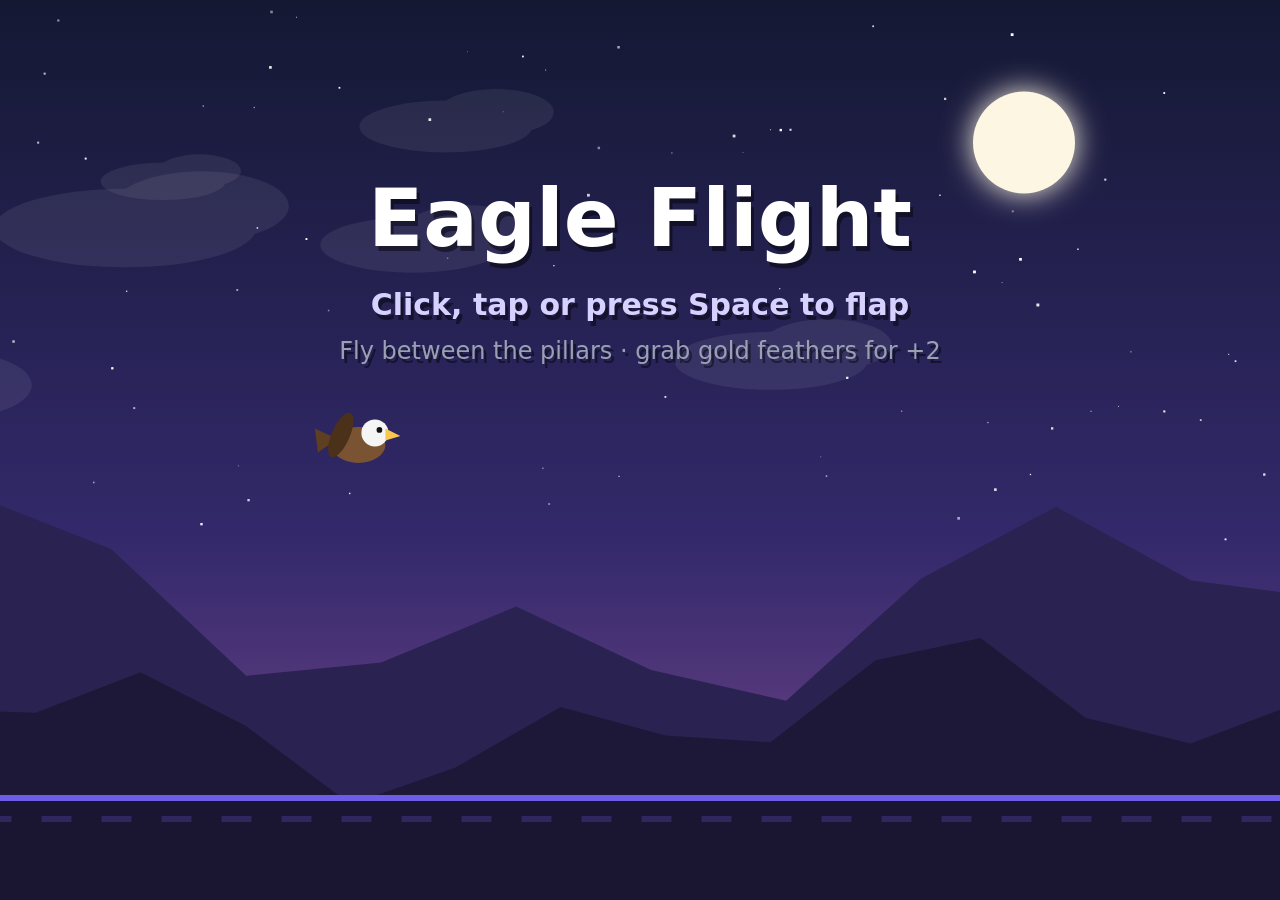
<file: spaces/eagle_flight.html>
<!DOCTYPE html>
<html lang="en">
<head>
<meta charset="UTF-8" />
<meta name="viewport" content="width=device-width, initial-scale=1.0" />
<title>Eagle Flight</title>
<style>
  html, body {
    margin: 0; height: 100%; overflow: hidden; background: #0f1117;
    font-family: system-ui, -apple-system, Segoe UI, Roboto, sans-serif;
    user-select: none; -webkit-user-select: none; touch-action: none;
  }
  canvas { display: block; width: 100vw; height: 100vh; cursor: pointer; }
</style>
</head>
<body>
<canvas id="c"></canvas>
<script>
(() => {
  const cv = document.getElementById("c");
  const ctx = cv.getContext("2d");

  // Virtual world is 600 units tall; width follows the window's aspect ratio.
  const VH = 600, GROUND = 70, SPACING = 290, PILLAR_W = 76;
  let VW = 800, scale = 1;

  function resize() {
    const dpr = Math.min(window.devicePixelRatio || 1, 2);
    cv.width = Math.max(1, Math.floor(innerWidth * dpr));
    cv.height = Math.max(1, Math.floor(innerHeight * dpr));
    scale = cv.height / VH;
    VW = cv.width / scale;
  }
  addEventListener("resize", resize);
  resize();

  function load(k, d) { try { const v = localStorage.getItem(k); return v == null ? d : JSON.parse(v); } catch (e) { return d; } }
  function save(k, v) { try { localStorage.setItem(k, JSON.stringify(v)); } catch (e) {} }

  let best = load("eagleFlight.best", 0);
  let state = "ready";            // ready | play | over
  let score = 0, t = 0, overAt = 0, shake = 0, flash = 0, newBest = false;
  let dist = 0;                   // total distance scrolled, drives parallax
  const bird = { x: 140, y: VH / 2, vy: 0, r: 14, wing: 0 };
  let pillars = [], feathers = [], parts = [];

  const stars = Array.from({ length: 80 }, () => ({ x: Math.random(), y: Math.random() * 0.6, s: Math.random() * 1.6 + 0.4, tw: Math.random() * 6 }));
  const clouds = Array.from({ length: 7 }, () => ({ x: Math.random() * 1800, y: 40 + Math.random() * 240, s: 0.6 + Math.random() * 0.9 }));
  const ridge = (seed) => Array.from({ length: 48 }, (_, i) => Math.sin(i * 1.7 + seed) * 0.5 + Math.sin(i * 0.63 + seed * 2) * 0.5);
  const far = ridge(1), near = ridge(4);

  const speed = () => Math.min(185 + score * 5, 340);
  const gapSize = () => Math.max(190 - score * 2.4, 128);

  function reset() {
    score = 0; dist = 0; pillars = []; feathers = []; parts = [];
    bird.y = VH / 2; bird.vy = 0; newBest = false;
  }

  function spawnPillar() {
    const g = gapSize();
    const minTop = 50, maxTop = VH - GROUND - 50 - g;
    const top = minTop + Math.random() * (maxTop - minTop);
    pillars.push({ x: VW + 40, top, gap: g, passed: false });
    // Sometimes leave a golden feather halfway to the next pillar.
    if (score > 1 && Math.random() < 0.35) {
      feathers.push({ x: VW + 40 + PILLAR_W + (SPACING - PILLAR_W) / 2, y: 90 + Math.random() * (VH - GROUND - 180), got: false, bob: Math.random() * 6 });
    }
  }

  function flap() {
    if (state === "ready") { reset(); state = "play"; }
    if (state === "over") {
      if (t - overAt < 0.6) return;
      reset(); state = "ready"; return;
    }
    bird.vy = -440;
    for (let i = 0; i < 4; i++) {
      parts.push({ x: bird.x - 10, y: bird.y + 6, vx: -60 - Math.random() * 80, vy: 40 + Math.random() * 80, life: 0.5, max: 0.5, col: "#c8a27a", size: 3 });
    }
  }

  function die() {
    state = "over"; overAt = t; shake = 14; flash = 1;
    for (let i = 0; i < 26; i++) {
      const a = Math.random() * Math.PI * 2, s = 80 + Math.random() * 240;
      parts.push({ x: bird.x, y: bird.y, vx: Math.cos(a) * s, vy: Math.sin(a) * s, life: 0.9, max: 0.9, col: i % 3 ? "#7a5432" : "#f5f5f5", size: 3 + Math.random() * 3 });
    }
    if (score > best) { best = score; newBest = true; save("eagleFlight.best", best); }
  }

  function circleRect(cx, cy, r, x, y, w, h) {
    const nx = Math.max(x, Math.min(cx, x + w)), ny = Math.max(y, Math.min(cy, y + h));
    return (cx - nx) ** 2 + (cy - ny) ** 2 < r * r;
  }

  function update(dt) {
    t += dt;
    bird.x = Math.max(110, VW * 0.28);
    shake = Math.max(0, shake - dt * 40);
    flash = Math.max(0, flash - dt * 3);

    if (state === "ready") {
      dist += 110 * dt;
      bird.y = VH / 2 + Math.sin(t * 3) * 12;
      bird.wing += dt * 12;
    } else if (state === "play") {
      const sp = speed();
      dist += sp * dt;
      bird.vy = Math.min(bird.vy + 1450 * dt, 720);
      bird.y += bird.vy * dt;
      bird.wing += dt * (bird.vy < 0 ? 26 : 9);
      if (bird.y - bird.r < 0) { bird.y = bird.r; bird.vy = 0; }

      for (const p of pillars) p.x -= sp * dt;
      for (const f of feathers) f.x -= sp * dt;
      pillars = pillars.filter(p => p.x + PILLAR_W > -20);
      feathers = feathers.filter(f => f.x > -30 && !f.got);
      const last = pillars[pillars.length - 1];
      if (!last || last.x < VW + 40 - SPACING) spawnPillar();

      const hitR = bird.r - 3;
      for (const p of pillars) {
        if (circleRect(bird.x, bird.y, hitR, p.x, 0, PILLAR_W, p.top) ||
            circleRect(bird.x, bird.y, hitR, p.x, p.top + p.gap, PILLAR_W, VH)) { die(); break; }
        if (!p.passed && p.x + PILLAR_W < bird.x) {
          p.passed = true; score++;
        }
      }
      for (const f of feathers) {
        if (!f.got && Math.hypot(f.x - bird.x, f.y - bird.y) < bird.r + 14) {
          f.got = true; score += 2;
          parts.push({ x: f.x, y: f.y, vx: 0, vy: -60, life: 0.9, max: 0.9, text: "+2", col: "#ffd93d" });
          for (let i = 0; i < 10; i++) {
            const a = Math.random() * Math.PI * 2;
            parts.push({ x: f.x, y: f.y, vx: Math.cos(a) * 120, vy: Math.sin(a) * 120, life: 0.5, max: 0.5, col: "#ffd93d", size: 2.5 });
          }
        }
      }
      if (state === "play" && bird.y + bird.r > VH - GROUND) { bird.y = VH - GROUND - bird.r; die(); }
    } else {
      // Tumble to the ground after a crash.
      if (bird.y + bird.r < VH - GROUND) {
        bird.vy = Math.min(bird.vy + 1600 * dt, 800);
        bird.y = Math.min(bird.y + bird.vy * dt, VH - GROUND - bird.r);
      }
    }

    for (const p of parts) {
      p.life -= dt; p.x += p.vx * dt; p.y += p.vy * dt;
      if (!p.text) p.vy += 500 * dt;
    }
    parts = parts.filter(p => p.life > 0);
  }

  // ---------- Drawing ----------
  function drawRange(h, off, base, amp, seg, col) {
    ctx.fillStyle = col;
    ctx.beginPath();
    ctx.moveTo(0, VH);
    const s = Math.floor(off / seg), fr = off % seg;
    for (let k = 0; k <= Math.ceil(VW / seg) + 1; k++) {
      const v = h[(s + k) % h.length];
      ctx.lineTo(k * seg - fr, base - amp * (v * 0.5 + 0.5));
    }
    ctx.lineTo(VW + seg, VH);
    ctx.closePath();
    ctx.fill();
  }

  function drawPillar(x, y, h, capAtBottom) {
    if (h <= 0) return;
    const g = ctx.createLinearGradient(x, 0, x + PILLAR_W, 0);
    g.addColorStop(0, "#2b2f4c"); g.addColorStop(0.35, "#4c5180"); g.addColorStop(1, "#21243a");
    ctx.fillStyle = g;
    ctx.fillRect(x, y, PILLAR_W, h);
    ctx.fillStyle = "rgba(0,0,0,0.18)";
    for (let yy = y + 30; yy < y + h; yy += 46) ctx.fillRect(x + 8, yy, PILLAR_W - 16, 3);
    const capY = capAtBottom ? y + h - 20 : y;
    ctx.fillStyle = "#5d6296";
    ctx.fillRect(x - 7, capY, PILLAR_W + 14, 20);
    ctx.fillStyle = "rgba(255,255,255,0.12)";
    ctx.fillRect(x - 7, capY, PILLAR_W + 14, 4);
  }

  function drawFeather(f) {
    ctx.save();
    ctx.translate(f.x, f.y + Math.sin(t * 4 + f.bob) * 6);
    ctx.rotate(-0.6);
    ctx.shadowColor = "#ffd93d"; ctx.shadowBlur = 16;
    ctx.fillStyle = "#ffd93d";
    ctx.beginPath(); ctx.ellipse(0, 0, 6, 15, 0, 0, Math.PI * 2); ctx.fill();
    ctx.shadowBlur = 0;
    ctx.strokeStyle = "#b8860b"; ctx.lineWidth = 1.5;
    ctx.beginPath(); ctx.moveTo(0, -14); ctx.lineTo(0, 20); ctx.stroke();
    ctx.restore();
  }

  function drawBird() {
    ctx.save();
    ctx.translate(bird.x, bird.y);
    const rot = state === "ready" ? 0 : Math.max(-0.5, Math.min(1.3, bird.vy / 550));
    ctx.rotate(rot);
    ctx.fillStyle = "#5e3f22";
    ctx.beginPath(); ctx.moveTo(-14, -2); ctx.lineTo(-29, -9); ctx.lineTo(-27, 7); ctx.closePath(); ctx.fill();
    ctx.fillStyle = "#7a5432";
    ctx.beginPath(); ctx.ellipse(0, 2, 18, 12, 0, 0, Math.PI * 2); ctx.fill();
    ctx.fillStyle = "#f5f5f5";
    ctx.beginPath(); ctx.arc(11, -6, 9, 0, Math.PI * 2); ctx.fill();
    ctx.fillStyle = "#f9c74f";
    ctx.beginPath(); ctx.moveTo(18, -9); ctx.lineTo(28, -4); ctx.lineTo(18, -1); ctx.closePath(); ctx.fill();
    ctx.fillStyle = "#111";
    ctx.beginPath(); ctx.arc(14, -8, state === "over" ? 0.8 : 1.9, 0, Math.PI * 2); ctx.fill();
    const wa = Math.sin(bird.wing) * 0.9;
    ctx.save();
    ctx.translate(-3, -1);
    ctx.rotate(-wa);
    ctx.fillStyle = "#4b311a";
    ctx.beginPath(); ctx.ellipse(-3, -9, 16, 6, -0.3, 0, Math.PI * 2); ctx.fill();
    ctx.restore();
    ctx.restore();
  }

  function text(str, x, y, size, col, align = "center", weight = 800) {
    ctx.font = `${weight} ${size}px system-ui, -apple-system, Segoe UI, Roboto, sans-serif`;
    ctx.textAlign = align; ctx.textBaseline = "middle";
    ctx.fillStyle = "rgba(0,0,0,0.45)";
    ctx.fillText(str, x + 2, y + 3);
    ctx.fillStyle = col;
    ctx.fillText(str, x, y);
  }

  function draw() {
    ctx.setTransform(1, 0, 0, 1, 0, 0);
    const sx = (Math.random() - 0.5) * shake * scale, sy = (Math.random() - 0.5) * shake * scale;
    ctx.setTransform(scale, 0, 0, scale, sx, sy);

    const sky = ctx.createLinearGradient(0, 0, 0, VH);
    sky.addColorStop(0, "#141833"); sky.addColorStop(0.6, "#33296b"); sky.addColorStop(1, "#7b4a8f");
    ctx.fillStyle = sky;
    ctx.fillRect(-20, -20, VW + 40, VH + 40);

    for (const s of stars) {
      ctx.globalAlpha = 0.4 + 0.6 * Math.abs(Math.sin(t * 1.5 + s.tw));
      ctx.fillStyle = "#fff";
      ctx.fillRect(s.x * VW, s.y * VH, s.s, s.s);
    }
    ctx.globalAlpha = 1;

    ctx.fillStyle = "#fdf6e3";
    ctx.shadowColor = "#fdf6e3"; ctx.shadowBlur = 30;
    ctx.beginPath(); ctx.arc(VW * 0.8, 95, 34, 0, Math.PI * 2); ctx.fill();
    ctx.shadowBlur = 0;

    drawRange(far, dist * 0.12, VH - GROUND - 40, 170, 90, "#2a2352");
    for (const c of clouds) {
      const x = ((c.x - dist * 0.22 * c.s) % (VW + 300) + VW + 300) % (VW + 300) - 150;
      ctx.fillStyle = "rgba(255,255,255,0.07)";
      ctx.beginPath();
      ctx.ellipse(x, c.y, 60 * c.s, 18 * c.s, 0, 0, Math.PI * 2);
      ctx.ellipse(x + 35 * c.s, c.y - 10 * c.s, 40 * c.s, 16 * c.s, 0, 0, Math.PI * 2);
      ctx.fill();
    }
    drawRange(near, dist * 0.35, VH - GROUND + 10, 120, 70, "#1d1838");

    for (const p of pillars) {
      drawPillar(p.x, 0, p.top, true);
      drawPillar(p.x, p.top + p.gap, VH - GROUND - (p.top + p.gap), false);
    }
    for (const f of feathers) if (!f.got) drawFeather(f);

    ctx.fillStyle = "#1a1530";
    ctx.fillRect(-20, VH - GROUND, VW + 40, GROUND + 20);
    ctx.fillStyle = "#6c5ce7";
    ctx.fillRect(-20, VH - GROUND, VW + 40, 4);
    ctx.fillStyle = "rgba(108,92,231,0.25)";
    const off = dist % 40;
    for (let x = -off; x < VW + 40; x += 40) ctx.fillRect(x, VH - GROUND + 14, 20, 4);

    drawBird();

    for (const p of parts) {
      ctx.globalAlpha = Math.max(0, p.life / p.max);
      if (p.text) text(p.text, p.x, p.y, 22, p.col);
      else { ctx.fillStyle = p.col; ctx.fillRect(p.x - p.size / 2, p.y - p.size / 2, p.size, p.size); }
    }
    ctx.globalAlpha = 1;

    if (flash > 0) {
      ctx.fillStyle = `rgba(255,255,255,${flash * 0.5})`;
      ctx.fillRect(-20, -20, VW + 40, VH + 40);
    }

    ctx.setTransform(scale, 0, 0, scale, 0, 0);
    if (state === "play") {
      text(String(score), VW / 2, 70, 60, "#fff");
    } else if (state === "ready") {
      text("Eagle Flight", VW / 2, 150, 54, "#fff");
      text("Click, tap or press Space to flap", VW / 2, 205, 20, "#d6d1ff", "center", 600);
      text("Fly between the pillars · grab gold feathers for +2", VW / 2, 235, 16, "#9aa0b4", "center", 500);
      if (best > 0) text(`Best: ${best}`, VW / 2, VH - GROUND - 40, 20, "#ffd93d", "center", 700);
    } else {
      const w = 300, h = 210, x = VW / 2 - w / 2, y = 120;
      ctx.fillStyle = "rgba(26,29,39,0.92)";
      ctx.strokeStyle = "#6c5ce7"; ctx.lineWidth = 2;
      ctx.beginPath(); ctx.roundRect ? ctx.roundRect(x, y, w, h, 14) : ctx.rect(x, y, w, h); ctx.fill(); ctx.stroke();
      text("Crashed!", VW / 2, y + 38, 34, "#ff7675");
      text(`Score  ${score}`, VW / 2, y + 88, 26, "#fff", "center", 700);
      text(newBest ? "New best!" : `Best  ${best}`, VW / 2, y + 124, 20, newBest ? "#00b894" : "#ffd93d", "center", 700);
      if (t - overAt > 0.6) text("Click or press Space to continue", VW / 2, y + 172, 16, "#9aa0b4", "center", 500);
    }
  }

  let lastTime = performance.now();
  function frame(now) {
    const dt = Math.min((now - lastTime) / 1000, 1 / 30);
    lastTime = now;
    update(dt);
    draw();
    requestAnimationFrame(frame);
  }
  requestAnimationFrame(frame);

  addEventListener("keydown", e => {
    if (e.code === "Space" || e.code === "ArrowUp" || e.code === "KeyW") { e.preventDefault(); if (!e.repeat) flap(); }
  });
  cv.addEventListener("pointerdown", e => { e.preventDefault(); flap(); });
  window.focus();
})();
</script>
</body>
</html>
</file>
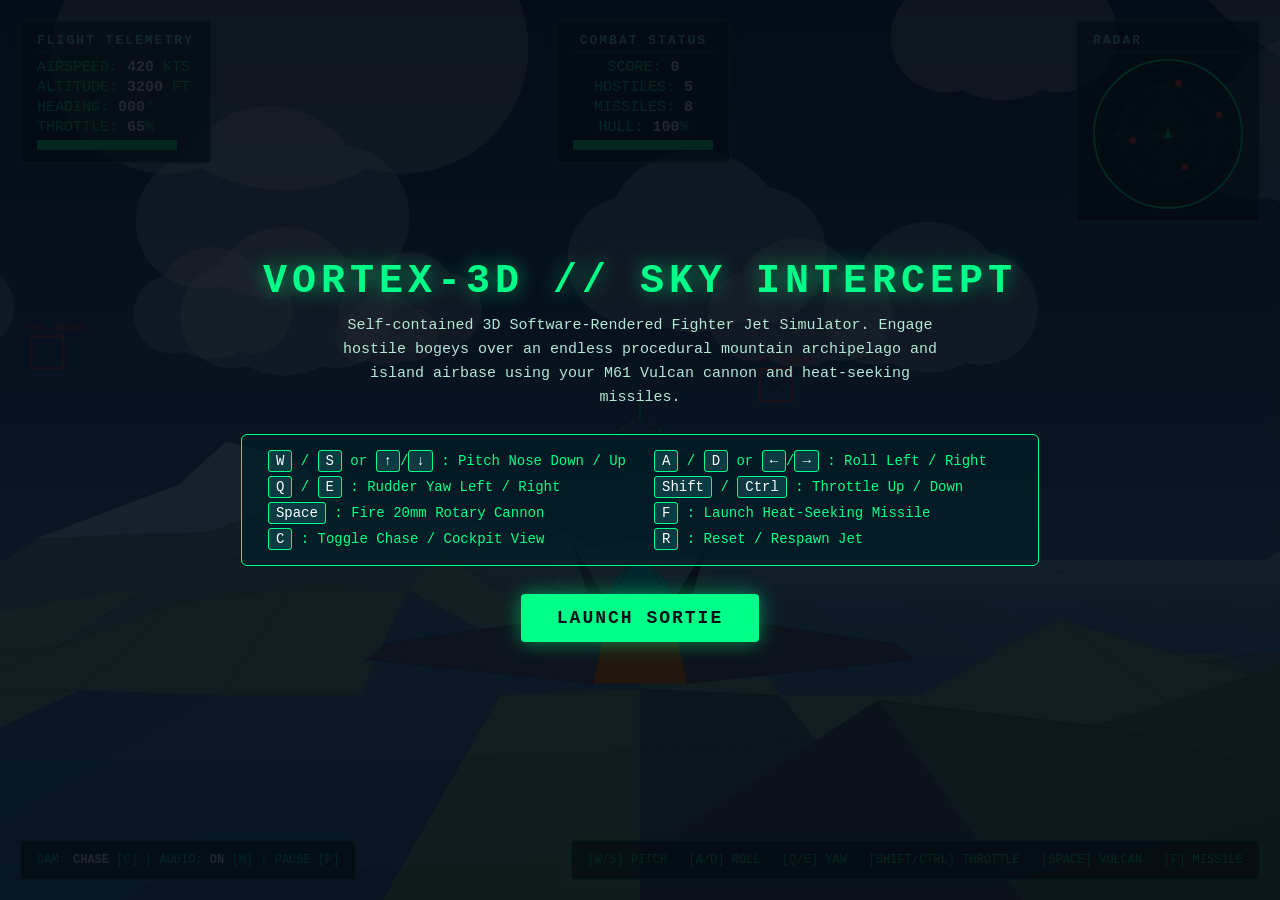
<file: spaces/fighter-jet-3d-sim.html>
<!DOCTYPE html>
<html lang="en">
<head>
<meta charset="UTF-8">
<meta name="viewport" content="width=device-width, initial-scale=1.0">
<title>3D Fighter Jet Flight Simulator - VORTEX-3D</title>
<style>
  * { box-sizing: border-box; margin: 0; padding: 0; user-select: none; }
  body { background: #050a12; overflow: hidden; font-family: 'Courier New', Courier, monospace; color: #00ff88; }
  canvas { display: block; width: 100vw; height: 100vh; }
  #hud {
    position: fixed; inset: 0; pointer-events: none;
    display: flex; flex-direction: column; justify-content: space-between; padding: 20px;
  }
  .top-bar { display: flex; justify-content: space-between; align-items: flex-start; }
  .panel {
    background: rgba(5, 18, 28, 0.72); border: 1px solid rgba(0, 255, 136, 0.45);
    padding: 12px 16px; border-radius: 4px; box-shadow: 0 0 15px rgba(0, 255, 136, 0.15);
  }
  .panel h2 { font-size: 13px; letter-spacing: 2px; color: #7fffe0; margin-bottom: 6px; border-bottom: 1px solid rgba(0,255,136,0.3); padding-bottom: 4px; }
  .stat { font-size: 15px; margin: 3px 0; }
  .val { font-weight: bold; color: #ffffff; }
  #crosshair {
    position: fixed; top: 50%; left: 50%; transform: translate(-50%, -50%);
    width: 140px; height: 140px; pointer-events: none;
  }
  #radar-wrap { position: relative; width: 150px; height: 150px; }
  #radar {
    width: 150px; height: 150px; border-radius: 50%;
    background: radial-gradient(circle, rgba(0,45,30,0.85) 0%, rgba(2,15,20,0.95) 100%);
    border: 2px solid #00ff88;
  }
  #msg-box {
    position: fixed; top: 22%; left: 50%; transform: translateX(-50%);
    font-size: 22px; font-weight: bold; letter-spacing: 3px; text-align: center;
    text-shadow: 0 0 10px #00ff88; opacity: 0; transition: opacity 0.25s;
  }
  #overlay {
    position: fixed; inset: 0; background: rgba(4, 10, 18, 0.88);
    display: flex; flex-direction: column; justify-content: center; align-items: center;
    z-index: 10; pointer-events: auto; text-align: center; padding: 20px;
  }
  #overlay h1 { font-size: 40px; letter-spacing: 5px; color: #00ff88; text-shadow: 0 0 20px rgba(0,255,136,0.6); margin-bottom: 10px; }
  #overlay p { color: #b5e8d5; max-width: 600px; line-height: 1.6; margin-bottom: 24px; font-size: 15px; }
  .controls-grid {
    display: grid; grid-template-columns: repeat(2, 1fr); gap: 10px 28px;
    background: rgba(0, 30, 40, 0.7); border: 1px solid #00ff88; padding: 18px 26px;
    border-radius: 6px; margin-bottom: 28px; text-align: left; font-size: 14px;
  }
  .key { color: #fff; background: #0b3a42; padding: 2px 7px; border-radius: 3px; border: 1px solid #00ff88; }
  button {
    background: #00ff88; color: #031218; border: none; padding: 14px 36px;
    font-size: 18px; font-weight: bold; letter-spacing: 2px; border-radius: 4px;
    cursor: pointer; font-family: inherit; box-shadow: 0 0 20px rgba(0,255,136,0.5);
  }
  button:hover { background: #66ffbb; }
  .bar-bg { width: 140px; height: 10px; background: #0a242c; border: 1px solid #00ff88; margin-top: 4px; }
  .bar-fill { height: 100%; background: #00ff88; width: 100%; transition: width 0.1s; }
  #stall-warn { color: #ff3b3b; font-weight: bold; display: none; animation: blink 0.4s infinite; }
  @keyframes blink { 50% { opacity: 0; } }
</style>
</head>
<body>

<canvas id="gameCanvas"></canvas>

<div id="hud">
  <div class="top-bar">
    <div class="panel">
      <h2>FLIGHT TELEMETRY</h2>
      <div class="stat">AIRSPEED: <span class="val" id="spd-val">420</span> KTS</div>
      <div class="stat">ALTITUDE: <span class="val" id="alt-val">3200</span> FT</div>
      <div class="stat">HEADING:  <span class="val" id="hdg-val">000</span>°</div>
      <div class="stat">THROTTLE: <span class="val" id="thr-val">65</span>%</div>
      <div class="bar-bg"><div class="bar-fill" id="thr-bar"></div></div>
      <div class="stat" id="stall-warn">⚠ STALL / LOW ALTITUDE</div>
    </div>

    <div class="panel" style="text-align:center;">
      <h2>COMBAT STATUS</h2>
      <div class="stat">SCORE: <span class="val" id="score-val">0</span></div>
      <div class="stat">HOSTILES: <span class="val" id="enemy-val">5</span></div>
      <div class="stat">MISSILES: <span class="val" id="msl-val">8</span></div>
      <div class="stat">HULL: <span class="val" id="hp-val">100</span>%</div>
      <div class="bar-bg" style="margin:4px auto 0;"><div class="bar-fill" id="hp-bar"></div></div>
    </div>

    <div class="panel">
      <h2>RADAR</h2>
      <div id="radar-wrap">
        <canvas id="radar" width="150" height="150"></canvas>
      </div>
    </div>
  </div>

  <div style="display:flex; justify-content:space-between; align-items:flex-end;">
    <div class="panel" style="font-size:12px;">
      CAM: <span class="val" id="cam-mode">CHASE</span> [C] | AUDIO: <span class="val" id="snd-state">ON</span> [M] | PAUSE [P]
    </div>
    <div class="panel" style="font-size:12px;">
      [W/S] PITCH &nbsp; [A/D] ROLL &nbsp; [Q/E] YAW &nbsp; [SHIFT/CTRL] THROTTLE &nbsp; [SPACE] VULCAN &nbsp; [F] MISSILE
    </div>
  </div>
</div>

<svg id="crosshair" viewBox="0 0 140 140">
  <circle cx="70" cy="70" r="28" fill="none" stroke="rgba(0,255,136,0.75)" stroke-width="1.5" stroke-dasharray="6 4"/>
  <line x1="70" y1="22" x2="70" y2="38" stroke="#00ff88" stroke-width="1.5"/>
  <line x1="70" y1="102" x2="70" y2="118" stroke="#00ff88" stroke-width="1.5"/>
  <line x1="22" y1="70" x2="38" y2="70" stroke="#00ff88" stroke-width="1.5"/>
  <line x1="102" y1="70" x2="118" y2="70" stroke="#00ff88" stroke-width="1.5"/>
  <circle cx="70" cy="70" r="2" fill="#00ff88"/>
  <g id="pitch-ladder" stroke="rgba(0,255,136,0.5)" stroke-width="1">
    <line x1="48" y1="52" x2="58" y2="52"/><line x1="82" y1="52" x2="92" y2="52"/>
    <line x1="48" y1="88" x2="58" y2="88"/><line x1="82" y1="88" x2="92" y2="88"/>
  </g>
</svg>

<div id="msg-box">TARGET DESTROYED</div>

<div id="overlay">
  <h1>VORTEX-3D // SKY INTERCEPT</h1>
  <p>Self-contained 3D Software-Rendered Fighter Jet Simulator. Engage hostile bogeys over an endless procedural mountain archipelago and island airbase using your M61 Vulcan cannon and heat-seeking missiles.</p>
  <div class="controls-grid">
    <div><span class="key">W</span> / <span class="key">S</span> or <span class="key">↑</span>/<span class="key">↓</span> : Pitch Nose Down / Up</div>
    <div><span class="key">A</span> / <span class="key">D</span> or <span class="key">←</span>/<span class="key">→</span> : Roll Left / Right</div>
    <div><span class="key">Q</span> / <span class="key">E</span> : Rudder Yaw Left / Right</div>
    <div><span class="key">Shift</span> / <span class="key">Ctrl</span> : Throttle Up / Down</div>
    <div><span class="key">Space</span> : Fire 20mm Rotary Cannon</div>
    <div><span class="key">F</span> : Launch Heat-Seeking Missile</div>
    <div><span class="key">C</span> : Toggle Chase / Cockpit View</div>
    <div><span class="key">R</span> : Reset / Respawn Jet</div>
  </div>
  <button id="start-btn">LAUNCH SORTIE</button>
</div>

<script>
(() => {
  // =========================================================================
  // 1. AUDIO SYNTHESIZER (Web Audio API - Zero external assets)
  // =========================================================================
  let audioCtx = null;
  let engineOsc = null, engineGain = null, noiseGain = null;
  let soundEnabled = true;

  function initAudio() {
    if (audioCtx) return;
    const AudioContext = window.AudioContext || window.webkitAudioContext;
    audioCtx = new AudioContext();

    // Jet turbine hum
    engineOsc = audioCtx.createOscillator();
    engineOsc.type = 'sawtooth';
    engineOsc.frequency.value = 65;

    const filter = audioCtx.createBiquadFilter();
    filter.type = 'lowpass';
    filter.frequency.value = 220;

    engineGain = audioCtx.createGain();
    engineGain.gain.value = 0.06;

    engineOsc.connect(filter);
    filter.connect(engineGain);
    engineGain.connect(audioCtx.destination);
    engineOsc.start();

    // Afterburner white noise
    const bufferSize = audioCtx.sampleRate * 2;
    const noiseBuffer = audioCtx.createBuffer(1, bufferSize, audioCtx.sampleRate);
    const data = noiseBuffer.getChannelData(0);
    for (let i = 0; i < bufferSize; i++) data[i] = Math.random() * 2 - 1;

    const noise = audioCtx.createBufferSource();
    noise.buffer = noiseBuffer;
    noise.loop = true;

    const noiseFilter = audioCtx.createBiquadFilter();
    noiseFilter.type = 'bandpass';
    noiseFilter.frequency.value = 450;

    noiseGain = audioCtx.createGain();
    noiseGain.gain.value = 0.03;

    noise.connect(noiseFilter);
    noiseFilter.connect(noiseGain);
    noiseGain.connect(audioCtx.destination);
    noise.start();
  }

  function playGunSound() {
    if (!audioCtx || !soundEnabled) return;
    const osc = audioCtx.createOscillator();
    const g = audioCtx.createGain();
    osc.type = 'square';
    osc.frequency.setValueAtTime(160, audioCtx.currentTime);
    osc.frequency.exponentialRampToValueAtTime(45, audioCtx.currentTime + 0.06);
    g.gain.setValueAtTime(0.08, audioCtx.currentTime);
    g.gain.exponentialRampToValueAtTime(0.001, audioCtx.currentTime + 0.06);
    osc.connect(g); g.connect(audioCtx.destination);
    osc.start(); osc.stop(audioCtx.currentTime + 0.06);
  }

  function playMissileSound() {
    if (!audioCtx || !soundEnabled) return;
    const osc = audioCtx.createOscillator();
    const g = audioCtx.createGain();
    osc.type = 'sawtooth';
    osc.frequency.setValueAtTime(520, audioCtx.currentTime);
    osc.frequency.exponentialRampToValueAtTime(140, audioCtx.currentTime + 0.45);
    g.gain.setValueAtTime(0.14, audioCtx.currentTime);
    g.gain.exponentialRampToValueAtTime(0.001, audioCtx.currentTime + 0.45);
    osc.connect(g); g.connect(audioCtx.destination);
    osc.start(); osc.stop(audioCtx.currentTime + 0.45);
  }

  function playExplosionSound() {
    if (!audioCtx || !soundEnabled) return;
    const osc = audioCtx.createOscillator();
    const g = audioCtx.createGain();
    osc.type = 'triangle';
    osc.frequency.setValueAtTime(110, audioCtx.currentTime);
    osc.frequency.exponentialRampToValueAtTime(22, audioCtx.currentTime + 0.65);
    g.gain.setValueAtTime(0.28, audioCtx.currentTime);
    g.gain.exponentialRampToValueAtTime(0.001, audioCtx.currentTime + 0.65);
    osc.connect(g); g.connect(audioCtx.destination);
    osc.start(); osc.stop(audioCtx.currentTime + 0.65);
  }

  // =========================================================================
  // 2. 3D VECTOR & MATRIX MATH LIBRARY
  // =========================================================================
  const Vec3 = {
    add: (a, b) => ({ x: a.x + b.x, y: a.y + b.y, z: a.z + b.z }),
    sub: (a, b) => ({ x: a.x - b.x, y: a.y - b.y, z: a.z - b.z }),
    scale: (v, s) => ({ x: v.x * s, y: v.y * s, z: v.z * s }),
    dot: (a, b) => a.x * b.x + a.y * b.y + a.z * b.z,
    cross: (a, b) => ({
      x: a.y * b.z - a.z * b.y,
      y: a.z * b.x - a.x * b.z,
      z: a.x * b.y - a.y * b.x
    }),
    len: (v) => Math.hypot(v.x, v.y, v.z),
    norm: (v) => {
      const l = Math.hypot(v.x, v.y, v.z) || 1;
      return { x: v.x / l, y: v.y / l, z: v.z / l };
    }
  };

  // Orthonormal basis orientation (right, up, forward)
  function createBasis() {
    return {
      right: { x: 1, y: 0, z: 0 },
      up: { x: 0, y: 1, z: 0 },
      forward: { x: 0, y: 0, z: 1 }
    };
  }

  function rotateVectorAroundAxis(v, axis, angle) {
    const cos = Math.cos(angle);
    const sin = Math.sin(angle);
    const dot = Vec3.dot(axis, v);
    const cross = Vec3.cross(axis, v);
    return {
      x: v.x * cos + cross.x * sin + axis.x * dot * (1 - cos),
      y: v.y * cos + cross.y * sin + axis.y * dot * (1 - cos),
      z: v.z * cos + cross.z * sin + axis.z * dot * (1 - cos)
    };
  }

  function rotateBasis(basis, pitch, yaw, roll) {
    if (pitch !== 0) {
      basis.forward = Vec3.norm(rotateVectorAroundAxis(basis.forward, basis.right, pitch));
      basis.up = Vec3.norm(Vec3.cross(basis.forward, basis.right));
    }
    if (yaw !== 0) {
      basis.forward = Vec3.norm(rotateVectorAroundAxis(basis.forward, basis.up, yaw));
      basis.right = Vec3.norm(Vec3.cross(basis.up, basis.forward));
    }
    if (roll !== 0) {
      basis.right = Vec3.norm(rotateVectorAroundAxis(basis.right, basis.forward, roll));
      basis.up = Vec3.norm(Vec3.cross(basis.forward, basis.right));
    }
    // Re-orthogonalize to prevent drift
    basis.forward = Vec3.norm(basis.forward);
    basis.right = Vec3.norm(Vec3.cross(basis.up, basis.forward));
    basis.up = Vec3.norm(Vec3.cross(basis.forward, basis.right));
  }

  function localToWorld(localPt, pos, basis) {
    return {
      x: pos.x + basis.right.x * localPt.x + basis.up.x * localPt.y + basis.forward.x * localPt.z,
      y: pos.y + basis.right.y * localPt.x + basis.up.y * localPt.y + basis.forward.y * localPt.z,
      z: pos.z + basis.right.z * localPt.x + basis.up.z * localPt.y + basis.forward.z * localPt.z
    };
  }

  // =========================================================================
  // 3. 3D MESH DEFINITIONS (Fighter Jet, Carrier/Runway, Islands, Clouds)
  // =========================================================================
  function buildJetMesh(primaryColor, accentColor, canopyColor) {
    // Vertices in local jet coordinates (+Z is nose, +Y is up, +X is right wing)
    const v = [
      { x: 0, y: 0.1, z: 4.8 },     // 0: Nose tip
      { x: -0.55, y: 0.35, z: 1.8 },// 1: Left cockpit base
      { x: 0.55, y: 0.35, z: 1.8 }, // 2: Right cockpit base
      { x: 0, y: 0.95, z: 1.1 },    // 3: Canopy peak
      { x: -0.7, y: 0.35, z: -0.5 },// 4: Left mid fuselage top
      { x: 0.7, y: 0.35, z: -0.5 }, // 5: Right mid fuselage top
      { x: -0.65, y: -0.35, z: 1.5},// 6: Left belly front
      { x: 0.65, y: -0.35, z: 1.5}, // 7: Right belly front
      { x: -0.75, y: -0.35, z: -3.4},// 8: Left tail base
      { x: 0.75, y: -0.35, z: -3.4}, // 9: Right tail base
      { x: -0.6, y: 0.35, z: -3.4}, // 10: Left tail top
      { x: 0.6, y: 0.35, z: -3.4},  // 11: Right tail top
      // Main Delta Wings
      { x: -4.4, y: 0.0, z: -2.4 }, // 12: Left wingtip front
      { x: -4.4, y: 0.0, z: -3.3 }, // 13: Left wingtip back
      { x: 4.4, y: 0.0, z: -2.4 },  // 14: Right wingtip front
      { x: 4.4, y: 0.0, z: -3.3 },  // 15: Right wingtip back
      // Twin Vertical Stabilizers
      { x: -1.1, y: 1.85, z: -3.2 },// 16: Left fin tip
      { x: 1.1, y: 1.85, z: -3.2 }, // 17: Right fin tip
      // Horizontal Stabilators
      { x: -2.1, y: -0.05, z: -3.8},// 18: Left elevator tip
      { x: 2.1, y: -0.05, z: -3.8 },// 19: Right elevator tip
      // Exhaust core
      { x: 0, y: 0, z: -3.6 }       // 20: Exhaust center
    ];

    const faces = [
      // Nose cone
      { idx: [0, 2, 1], color: primaryColor },
      { idx: [0, 1, 6], color: primaryColor },
      { idx: [0, 7, 2], color: primaryColor },
      { idx: [0, 6, 7], color: accentColor },
      // Canopy
      { idx: [1, 2, 3], color: canopyColor, emissive: true },
      { idx: [1, 3, 4], color: canopyColor, emissive: true },
      { idx: [2, 5, 3], color: canopyColor, emissive: true },
      { idx: [3, 5, 4], color: canopyColor, emissive: true },
      // Fuselage sides & top
      { idx: [4, 5, 11, 10], color: primaryColor },
      { idx: [1, 4, 8, 6], color: accentColor },
      { idx: [2, 7, 9, 5], color: accentColor },
      { idx: [6, 8, 9, 7], color: '#3a4654' },
      // Left & Right Main Wings
      { idx: [4, 12, 13, 10], color: primaryColor },
      { idx: [6, 8, 13, 12], color: accentColor },
      { idx: [5, 11, 15, 14], color: primaryColor },
      { idx: [7, 14, 15, 9], color: accentColor },
      // Vertical Fins
      { idx: [4, 16, 10], color: accentColor },
      { idx: [10, 16, 4], color: accentColor },
      { idx: [5, 11, 17], color: accentColor },
      { idx: [11, 5, 17], color: accentColor },
      // Horizontal Tail
      { idx: [10, 18, 8], color: primaryColor },
      { idx: [11, 9, 19], color: primaryColor },
      // Afterburner Glow
      { idx: [10, 11, 9, 8], color: '#ff6a00', emissive: true }
    ];

    return { v, faces };
  }

  const playerMesh = buildJetMesh('#7d8c9e', '#4c5b6b', '#00e5ff');
  const enemyMesh = buildJetMesh('#8c2d2d', '#4a1818', '#ffcc00');

  // Procedural Terrain Height Function
  function getTerrainHeight(x, z) {
    // Runway flat island near origin
    if (Math.abs(x) < 180 && Math.abs(z - 400) < 650) {
      return 12;
    }
    const s1 = Math.sin(x * 0.0014) * Math.cos(z * 0.0014);
    const s2 = Math.sin(x * 0.0037 + 1.3) * Math.sin(z * 0.0031 + 0.7) * 0.45;
    const s3 = Math.cos((x + z) * 0.007) * 0.15;
    const h = (s1 + s2 + s3) * 420 - 80;
    return h > 0 ? h : 0; // 0 is ocean sea level
  }

  // =========================================================================
  // 4. GAME STATE & ENTITIES
  // =========================================================================
  const canvas = document.getElementById('gameCanvas');
  const ctx = canvas.getContext('2d');
  const radarCanvas = document.getElementById('radar');
  const rCtx = radarCanvas.getContext('2d');

  let width = canvas.width = window.innerWidth;
  let height = canvas.height = window.innerHeight;
  window.addEventListener('resize', () => {
    width = canvas.width = window.innerWidth;
    height = canvas.height = window.innerHeight;
  });

  const keys = {};
  window.addEventListener('keydown', e => {
    keys[e.code] = true;
    if (e.code === 'KeyC') {
      state.cockpitView = !state.cockpitView;
      document.getElementById('cam-mode').textContent = state.cockpitView ? 'COCKPIT' : 'CHASE';
    }
    if (e.code === 'KeyM') {
      soundEnabled = !soundEnabled;
      document.getElementById('snd-state').textContent = soundEnabled ? 'ON' : 'OFF';
      if (engineGain) engineGain.gain.value = soundEnabled ? 0.06 : 0;
      if (noiseGain) noiseGain.gain.value = soundEnabled ? 0.03 : 0;
    }
    if (e.code === 'KeyP') {
      state.paused = !state.paused;
      showMessage(state.paused ? 'SIMULATION PAUSED' : 'RESUMED');
    }
    if (e.code === 'KeyR') {
      resetPlayer();
    }
    if (e.code === 'KeyF' && state.running && !state.paused) {
      fireMissile();
    }
  });
  window.addEventListener('keyup', e => { keys[e.code] = false; });

  const state = {
    running: false,
    paused: false,
    cockpitView: false,
    score: 0,
    bullets: [],
    missiles: [],
    particles: [],
    enemies: [],
    clouds: [],
    gunCooldown: 0,
    missileCooldown: 0
  };

  const player = {
    pos: { x: 0, y: 450, z: -200 },
    basis: createBasis(),
    speed: 140,       // world units/sec
    throttle: 0.65,   // 0.0 to 1.0
    hp: 100,
    missiles: 8,
    rollRate: 0,
    pitchRate: 0,
    yawRate: 0
  };

  function resetPlayer() {
    player.pos = { x: 0, y: 550, z: -300 };
    player.basis = createBasis();
    player.speed = 150;
    player.throttle = 0.7;
    player.hp = 100;
    player.missiles = 8;
    player.rollRate = 0;
    player.pitchRate = 0;
    player.yawRate = 0;
    showMessage('AIRCRAFT READY');
  }

  function spawnEnemies(count) {
    state.enemies = [];
    for (let i = 0; i < count; i++) {
      const angle = (i / count) * Math.PI * 2;
      const dist = 1600 + Math.random() * 1400;
      const eBasis = createBasis();
      rotateBasis(eBasis, 0, angle + Math.PI, 0);
      state.enemies.push({
        pos: {
          x: Math.cos(angle) * dist,
          y: 450 + Math.random() * 450,
          z: 800 + Math.sin(angle) * dist
        },
        basis: eBasis,
        speed: 115 + Math.random() * 25,
        hp: 100,
        fireTimer: 1 + Math.random() * 2,
        aiPhase: Math.random() * 10
      });
    }
  }

  function initClouds() {
    state.clouds = [];
    for (let i = 0; i < 45; i++) {
      state.clouds.push({
        x: (Math.random() - 0.5) * 9000,
        y: 850 + Math.random() * 550,
        z: (Math.random() - 0.5) * 9000,
        size: 140 + Math.random() * 180
      });
    }
  }

  let msgTimeout = null;
  function showMessage(text, color = '#00ff88') {
    const el = document.getElementById('msg-box');
    el.textContent = text;
    el.style.color = color;
    el.style.opacity = '1';
    clearTimeout(msgTimeout);
    msgTimeout = setTimeout(() => { el.style.opacity = '0'; }, 1600);
  }

  // =========================================================================
  // 5. WEAPONS & PARTICLES
  // =========================================================================
  function fireCannon(shooter, isPlayer) {
    const offsets = [{ x: -0.9, y: -0.1, z: 3.5 }, { x: 0.9, y: -0.1, z: 3.5 }];
    offsets.forEach(off => {
      const spawnPos = localToWorld(off, shooter.pos, shooter.basis);
      state.bullets.push({
        pos: spawnPos,
        vel: Vec3.scale(shooter.basis.forward, shooter.speed + 480),
        life: 1.8,
        isPlayer
      });
    });
    if (isPlayer) playGunSound();
  }

  function fireMissile() {
    if (player.missiles <= 0 || state.missileCooldown > 0) return;
    player.missiles--;
    state.missileCooldown = 0.6;
    playMissileSound();

    // Find best enemy in front cone
    let bestTarget = null;
    let bestDot = 0.65;
    state.enemies.forEach(en => {
      const toEn = Vec3.norm(Vec3.sub(en.pos, player.pos));
      const d = Vec3.dot(player.basis.forward, toEn);
      if (d > bestDot) {
        bestDot = d;
        bestTarget = en;
      }
    });

    const spawnPos = localToWorld({ x: 0, y: -0.6, z: 1.5 }, player.pos, player.basis);
    state.missiles.push({
      pos: spawnPos,
      dir: { ...player.basis.forward },
      speed: player.speed + 260,
      target: bestTarget,
      life: 6.0
    });
    showMessage(bestTarget ? 'FOX-2 // TARGET LOCKED' : 'FOX-2 // DUMBFIRE', '#00e5ff');
  }

  function spawnExplosion(pos, count = 24, scale = 1) {
    playExplosionSound();
    const colors = ['#ffdd44', '#ff7700', '#ff2200', '#555555'];
    for (let i = 0; i < count; i++) {
      state.particles.push({
        pos: { ...pos },
        vel: {
          x: (Math.random() - 0.5) * 90 * scale,
          y: (Math.random() - 0.5) * 90 * scale,
          z: (Math.random() - 0.5) * 90 * scale
        },
        life: 0.6 + Math.random() * 0.7,
        maxLife: 1.3,
        size: (4 + Math.random() * 8) * scale,
        color: colors[Math.floor(Math.random() * colors.length)]
      });
    }
  }

  // =========================================================================
  // 6. SIMULATION UPDATE (FLIGHT DYNAMICS & AI)
  // =========================================================================
  function update(dt) {
    if (!state.running || state.paused) return;

    // Throttle control
    if (keys['ShiftLeft'] || keys['ShiftRight']) player.throttle = Math.min(1, player.throttle + dt * 0.45);
    if (keys['ControlLeft'] || keys['ControlRight']) player.throttle = Math.max(0.15, player.throttle - dt * 0.45);

    // Aerodynamic flight physics
    const targetSpeed = 65 + player.throttle * 215; // 65 to 280 units/s
    // Gravity & climb energy trade-off
    const climbFactor = player.basis.forward.y;
    player.speed += (targetSpeed - player.speed) * dt * 1.4 - climbFactor * 38 * dt;
    player.speed = Math.max(45, Math.min(320, player.speed));

    // Control inputs with smooth angular damping
    const pitchInput = (keys['KeyS'] || keys['ArrowDown'] ? 1 : 0) - (keys['KeyW'] || keys['ArrowUp'] ? 1 : 0);
    const rollInput  = (keys['KeyA'] || keys['ArrowLeft'] ? 1 : 0) - (keys['KeyD'] || keys['ArrowRight'] ? 1 : 0);
    const yawInput   = (keys['KeyE'] ? 1 : 0) - (keys['KeyQ'] ? 1 : 0);

    const authority = Math.min(1.2, player.speed / 120);
    player.pitchRate += (pitchInput * 1.45 * authority - player.pitchRate) * dt * 6;
    player.rollRate  += (rollInput  * 2.40 * authority - player.rollRate)  * dt * 7;
    player.yawRate   += (yawInput   * 0.65 * authority - player.yawRate)   * dt * 5;

    // Auto bank-to-turn slight coupling
    const bankTurn = -player.basis.right.y * 0.35;
    rotateBasis(player.basis, player.pitchRate * dt, (player.yawRate + bankTurn) * dt, player.rollRate * dt);

    // Move forward + slight gravity drop if slow
    const stallDrop = player.speed < 75 ? (75 - player.speed) * 0.45 : 0;
    player.pos = Vec3.add(player.pos, Vec3.scale(player.basis.forward, player.speed * dt));
    player.pos.y -= stallDrop * dt;

    // Update engine audio pitch
    if (engineOsc && soundEnabled) {
      engineOsc.frequency.value = 55 + player.throttle * 75 + (player.speed / 300) * 30;
      noiseGain.gain.value = 0.015 + player.throttle * 0.055;
    }

    // Terrain & Ocean Collision
    const groundH = getTerrainHeight(player.pos.x, player.pos.z);
    if (player.pos.y <= groundH + 3) {
      spawnExplosion(player.pos, 35, 1.5);
      showMessage('CRASHED INTO TERRAIN - RESPAWNING', '#ff3b3b');
      resetPlayer();
    }

    // Weapons cooldown & firing
    state.gunCooldown = Math.max(0, state.gunCooldown - dt);
    state.missileCooldown = Math.max(0, state.missileCooldown - dt);
    if (keys['Space'] && state.gunCooldown <= 0) {
      fireCannon(player, true);
      state.gunCooldown = 0.085;
    }

    // Update Bullets
    for (let i = state.bullets.length - 1; i >= 0; i--) {
      const b = state.bullets[i];
      b.pos = Vec3.add(b.pos, Vec3.scale(b.vel, dt));
      b.life -= dt;
      if (b.life <= 0 || b.pos.y <= getTerrainHeight(b.pos.x, b.pos.z)) {
        state.bullets.splice(i, 1);
        continue;
      }
      if (b.isPlayer) {
        for (let j = state.enemies.length - 1; j >= 0; j--) {
          const en = state.enemies[j];
          if (Vec3.len(Vec3.sub(b.pos, en.pos)) < 14) {
            en.hp -= 20;
            state.bullets.splice(i, 1);
            if (en.hp <= 0) {
              spawnExplosion(en.pos, 28, 1.3);
              state.enemies.splice(j, 1);
              state.score += 500;
              showMessage('BOGEY SPLASHED! +500');
            }
            break;
          }
        }
      } else {
        if (Vec3.len(Vec3.sub(b.pos, player.pos)) < 10) {
          player.hp -= 8;
          state.bullets.splice(i, 1);
          showMessage('WARNING: HULL HIT!', '#ff3b3b');
          if (player.hp <= 0) {
            spawnExplosion(player.pos, 35, 1.5);
            showMessage('SHOT DOWN - RESPAWNING', '#ff3b3b');
            resetPlayer();
          }
        }
      }
    }

    // Update Missiles
    for (let i = state.missiles.length - 1; i >= 0; i--) {
      const m = state.missiles[i];
      m.life -= dt;
      if (m.target && m.target.hp > 0) {
        const desired = Vec3.norm(Vec3.sub(m.target.pos, m.pos));
        m.dir = Vec3.norm(Vec3.add(Vec3.scale(m.dir, 1 - dt * 3.5), Vec3.scale(desired, dt * 3.5)));
      }
      m.pos = Vec3.add(m.pos, Vec3.scale(m.dir, m.speed * dt));

      // Smoke trail
      if (Math.random() < 0.7) {
        state.particles.push({
          pos: { ...m.pos },
          vel: { x: (Math.random()-0.5)*5, y: (Math.random()-0.5)*5, z: (Math.random()-0.5)*5 },
          life: 0.5, maxLife: 0.5, size: 3.5, color: '#dddddd'
        });
      }

      let hit = false;
      for (let j = state.enemies.length - 1; j >= 0; j--) {
        const en = state.enemies[j];
        if (Vec3.len(Vec3.sub(m.pos, en.pos)) < 22) {
          spawnExplosion(en.pos, 32, 1.5);
          state.enemies.splice(j, 1);
          state.score += 750;
          showMessage('MISSILE DIRECT HIT! +750', '#00e5ff');
          hit = true;
          break;
        }
      }
      if (hit || m.life <= 0 || m.pos.y <= getTerrainHeight(m.pos.x, m.pos.z)) {
        if (!hit && m.pos.y <= getTerrainHeight(m.pos.x, m.pos.z)) spawnExplosion(m.pos, 12, 0.7);
        state.missiles.splice(i, 1);
      }
    }

    // Update Enemy Fighter AI
    state.enemies.forEach(en => {
      en.aiPhase += dt;
      const toPlayer = Vec3.sub(player.pos, en.pos);
      const dist = Vec3.len(toPlayer);
      const dirToPlayer = Vec3.norm(toPlayer);

      // Desired target point (evade if too close, otherwise pursue)
      let targetDir = dirToPlayer;
      if (dist < 220) {
        targetDir = Vec3.norm({ x: Math.sin(en.aiPhase), y: 0.3, z: Math.cos(en.aiPhase) });
      }
      // Avoid terrain
      const aheadTerrain = getTerrainHeight(en.pos.x + en.basis.forward.x * 180, en.pos.z + en.basis.forward.z * 180);
      if (en.pos.y < aheadTerrain + 140) {
        targetDir = Vec3.norm({ x: targetDir.x, y: 0.85, z: targetDir.z });
      }

      // Steer basis smoothly toward targetDir
      const rightDot = Vec3.dot(en.basis.right, targetDir);
      const upDot = Vec3.dot(en.basis.up, targetDir);
      rotateBasis(en.basis, upDot * 1.1 * dt, rightDot * 1.1 * dt, -rightDot * 1.5 * dt);

      en.pos = Vec3.add(en.pos, Vec3.scale(en.basis.forward, en.speed * dt));

      // Enemy firing logic
      en.fireTimer -= dt;
      if (dist < 1100 && Vec3.dot(en.basis.forward, dirToPlayer) > 0.92 && en.fireTimer <= 0) {
        fireCannon(en, false);
        en.fireTimer = 1.4 + Math.random() * 1.2;
      }
    });

    // Respawn wave if all enemies destroyed
    if (state.enemies.length === 0) {
      player.missiles = Math.min(8, player.missiles + 4);
      player.hp = Math.min(100, player.hp + 25);
      showMessage('WAVE CLEARED! NEW SQUADRON INBOUND', '#00e5ff');
      spawnEnemies(5);
    }

    // Update Particles
    for (let i = state.particles.length - 1; i >= 0; i--) {
      const p = state.particles[i];
      p.pos = Vec3.add(p.pos, Vec3.scale(p.vel, dt));
      p.life -= dt;
      if (p.life <= 0) state.particles.splice(i, 1);
    }

    // Update HUD Readouts
    document.getElementById('spd-val').textContent = Math.round(player.speed * 2.8);
    document.getElementById('alt-val').textContent = Math.max(0, Math.round(player.pos.y * 8));
    const hdg = Math.round(((Math.atan2(player.basis.forward.x, player.basis.forward.z) * 180 / Math.PI) + 360) % 360);
    document.getElementById('hdg-val').textContent = String(hdg).padStart(3, '0');
    document.getElementById('thr-val').textContent = Math.round(player.throttle * 100);
    document.getElementById('thr-bar').style.width = (player.throttle * 100) + '%';
    document.getElementById('score-val').textContent = state.score;
    document.getElementById('enemy-val').textContent = state.enemies.length;
    document.getElementById('msl-val').textContent = player.missiles;
    document.getElementById('hp-val').textContent = Math.max(0, player.hp);
    document.getElementById('hp-bar').style.width = Math.max(0, player.hp) + '%';

    const stallEl = document.getElementById('stall-warn');
    stallEl.style.display = (player.speed < 75 || player.pos.y - groundH < 45) ? 'block' : 'none';
  }

  // =========================================================================
  // 7. 3D SOFTWARE RASTERIZER & PAINTER'S ALGORITHM RENDERER
  // =========================================================================
  const FOV = 680;
  const lightDir = Vec3.norm({ x: 0.45, y: 0.85, z: 0.35 });

  function worldToCamera(pt, camPos, camBasis) {
    const rel = Vec3.sub(pt, camPos);
    return {
      x: Vec3.dot(rel, camBasis.right),
      y: Vec3.dot(rel, camBasis.up),
      z: Vec3.dot(rel, camBasis.forward)
    };
  }

  function projectCamPoint(cPt) {
    const z = Math.max(0.5, cPt.z);
    const scale = FOV / z;
    return {
      x: width * 0.5 + cPt.x * scale,
      y: height * 0.5 - cPt.y * scale,
      z: cPt.z
    };
  }

  function shadeColor(hex, factor) {
    const num = parseInt(hex.slice(1), 16);
    const r = Math.min(255, Math.max(0, Math.round(((num >> 16) & 255) * factor)));
    const g = Math.min(255, Math.max(0, Math.round(((num >> 8) & 255) * factor)));
    const b = Math.min(255, Math.max(0, Math.round((num & 255) * factor)));
    return `rgb(${r},${g},${b})`;
  }

  function render() {
    // Camera setup
    let camPos, camBasis;
    if (state.cockpitView) {
      camPos = localToWorld({ x: 0, y: 0.95, z: 1.4 }, player.pos, player.basis);
      camBasis = player.basis;
    } else {
      const offset = Vec3.add(
        Vec3.scale(player.basis.forward, -22),
        Vec3.scale(player.basis.up, 5.2)
      );
      camPos = Vec3.add(player.pos, offset);
      camBasis = player.basis;
    }

    // 1. Sky Gradient Background
    const skyGrad = ctx.createLinearGradient(0, 0, 0, height);
    skyGrad.addColorStop(0, '#0a2342');
    skyGrad.addColorStop(0.55, '#2c699a');
    skyGrad.addColorStop(1, '#7ec8e3');
    ctx.fillStyle = skyGrad;
    ctx.fillRect(0, 0, width, height);

    const renderList = []; // Collect 3D polygons for depth-sorting

    // 2. Terrain & Ocean Grid around Player
    const tileSize = 260;
    const gridRadius = 11;
    const snapX = Math.floor(camPos.x / tileSize) * tileSize;
    const snapZ = Math.floor(camPos.z / tileSize) * tileSize;

    for (let gx = -gridRadius; gx < gridRadius; gx++) {
      for (let gz = -gridRadius; gz < gridRadius; gz++) {
        const wx0 = snapX + gx * tileSize;
        const wz0 = snapZ + gz * tileSize;
        const wx1 = wx0 + tileSize;
        const wz1 = wz0 + tileSize;

        const c00 = worldToCamera({ x: wx0, y: getTerrainHeight(wx0, wz0), z: wz0 }, camPos, camBasis);
        const c10 = worldToCamera({ x: wx1, y: getTerrainHeight(wx1, wz0), z: wz0 }, camPos, camBasis);
        const c11 = worldToCamera({ x: wx1, y: getTerrainHeight(wx1, wz1), z: wz1 }, camPos, camBasis);
        const c01 = worldToCamera({ x: wx0, y: getTerrainHeight(wx0, wz1), z: wz1 }, camPos, camBasis);

        if (c00.z < 5 && c10.z < 5 && c11.z < 5 && c01.z < 5) continue;

        const avgZ = (c00.z + c10.z + c11.z + c01.z) * 0.25;
        const h00 = getTerrainHeight(wx0, wz0);
        const h11 = getTerrainHeight(wx1, wz1);
        const avgH = (h00 + h11) * 0.5;

        let baseCol = '#0d4f8b'; // Deep ocean
        if (Math.abs(wx0) < 160 && Math.abs(wz0 - 400) < 620) {
          baseCol = (Math.abs(wx0) < 35) ? '#333840' : '#3b7a3e'; // Runway & airbase grass
        } else if (avgH > 230) {
          baseCol = '#d8e2e8'; // Snow peaks
        } else if (avgH > 85) {
          baseCol = '#4f6d4a'; // Mountain forest
        } else if (avgH > 4) {
          baseCol = '#689f52'; // Coastal green
        } else {
          // Subtle ocean wave shimmer
          const wave = Math.sin((wx0 + wz0) * 0.01 + performance.now() * 0.002) * 0.08;
          baseCol = shadeColor('#105a9c', 0.95 + wave);
        }

        // Distance atmospheric haze blend
        const fog = Math.min(1, avgZ / (gridRadius * tileSize * 0.92));
        renderList.push({
          depth: avgZ,
          pts: [projectCamPoint(c00), projectCamPoint(c10), projectCamPoint(c11), projectCamPoint(c01)],
          color: baseCol,
          stroke: avgH <= 4 ? 'rgba(130, 210, 255, 0.14)' : 'rgba(20, 40, 25, 0.22)',
          fog
        });
      }
    }

    // Helper to queue 3D Mesh (Player & Enemies)
    function queueMesh(mesh, pos, basis, scale = 1.6) {
      const camVerts = mesh.v.map(lv => {
        const wv = localToWorld(Vec3.scale(lv, scale), pos, basis);
        return worldToCamera(wv, camPos, camBasis);
      });

      mesh.faces.forEach(f => {
        const pts3 = f.idx.map(i => camVerts[i]);
        if (pts3.some(p => p.z <= 1.2)) return;

        // Backface culling in camera space
        const e1 = Vec3.sub(pts3[1], pts3[0]);
        const e2 = Vec3.sub(pts3[2], pts3[0]);
        const normal = Vec3.norm(Vec3.cross(e1, e2));
        if (Vec3.dot(normal, pts3[0]) >= 0) return;

        // Directional lighting
        const worldNormal = localToWorld(normal, { x: 0, y: 0, z: 0 }, camBasis);
        const lum = f.emissive ? 1.15 : (0.52 + Math.max(0, Vec3.dot(worldNormal, lightDir)) * 0.65);
        const depth = pts3.reduce((acc, p) => acc + p.z, 0) / pts3.length;

        renderList.push({
          depth,
          pts: pts3.map(projectCamPoint),
          color: shadeColor(f.color, lum),
          stroke: 'rgba(0,0,0,0.28)',
          fog: 0
        });
      });
    }

    // 3. Queue Player Jet (if in Chase camera)
    if (!state.cockpitView) {
      queueMesh(playerMesh, player.pos, player.basis, 1.55);
    }

    // 4. Queue Enemy Jets
    state.enemies.forEach(en => {
      queueMesh(enemyMesh, en.pos, en.basis, 1.85);
    });

    // Sort back-to-front
    renderList.sort((a, b) => b.depth - a.depth);

    // Draw all sorted polygons
    for (let i = 0; i < renderList.length; i++) {
      const poly = renderList[i];
      ctx.beginPath();
      ctx.moveTo(poly.pts[0].x, poly.pts[0].y);
      for (let j = 1; j < poly.pts.length; j++) {
        ctx.lineTo(poly.pts[j].x, poly.pts[j].y);
      }
      ctx.closePath();
      ctx.fillStyle = poly.color;
      ctx.fill();
      if (poly.stroke) {
        ctx.strokeStyle = poly.stroke;
        ctx.lineWidth = 1;
        ctx.stroke();
      }
      if (poly.fog > 0.05) {
        ctx.fillStyle = `rgba(126, 200, 227, ${poly.fog * 0.85})`;
        ctx.fill();
      }
    }

    // 5. Render Volumetric Clouds
    state.clouds.forEach(cl => {
      const cPt = worldToCamera(cl, camPos, camBasis);
      if (cPt.z > 20 && cPt.z < 5500) {
        const p = projectCamPoint(cPt);
        const r = (cl.size * FOV) / cPt.z;
        ctx.fillStyle = 'rgba(245, 250, 255, 0.35)';
        ctx.beginPath();
        ctx.arc(p.x, p.y, r, 0, Math.PI * 2);
        ctx.arc(p.x + r * 0.7, p.y + r * 0.15, r * 0.75, 0, Math.PI * 2);
        ctx.arc(p.x - r * 0.7, p.y + r * 0.2, r * 0.7, 0, Math.PI * 2);
        ctx.fill();
      }
    });

    // 6. Render Bullets & Missiles
    state.bullets.forEach(b => {
      const cPt = worldToCamera(b.pos, camPos, camBasis);
      if (cPt.z > 2) {
        const p = projectCamPoint(cPt);
        ctx.fillStyle = b.isPlayer ? '#fff066' : '#ff4444';
        ctx.beginPath();
        ctx.arc(p.x, p.y, Math.max(2, 1800 / cPt.z), 0, Math.PI * 2);
        ctx.fill();
      }
    });

    state.missiles.forEach(m => {
      const cPt = worldToCamera(m.pos, camPos, camBasis);
      if (cPt.z > 2) {
        const p = projectCamPoint(cPt);
        ctx.fillStyle = '#00ffff';
        ctx.beginPath();
        ctx.arc(p.x, p.y, Math.max(3.5, 2600 / cPt.z), 0, Math.PI * 2);
        ctx.fill();
      }
    });

    // 7. Render Explosion & Smoke Particles
    state.particles.forEach(pt => {
      const cPt = worldToCamera(pt.pos, camPos, camBasis);
      if (cPt.z > 2) {
        const p = projectCamPoint(cPt);
        const rad = Math.max(2, (pt.size * FOV) / cPt.z);
        ctx.globalAlpha = Math.max(0, pt.life / pt.maxLife);
        ctx.fillStyle = pt.color;
        ctx.beginPath();
        ctx.arc(p.x, p.y, rad, 0, Math.PI * 2);
        ctx.fill();
        ctx.globalAlpha = 1;
      }
    });

    // 8. Target Lead Reticles on Screen
    state.enemies.forEach(en => {
      const cPt = worldToCamera(en.pos, camPos, camBasis);
      if (cPt.z > 10) {
        const p = projectCamPoint(cPt);
        const dist = Math.round(Vec3.len(Vec3.sub(en.pos, player.pos)));
        ctx.strokeStyle = '#ff3b3b';
        ctx.lineWidth = 1.5;
        ctx.strokeRect(p.x - 16, p.y - 16, 32, 32);
        ctx.fillStyle = '#ff3b3b';
        ctx.font = '11px Courier New';
        ctx.fillText(`TGT ${dist}m`, p.x - 22, p.y - 21);
      }
    });

    // 9. Cockpit Canopy Frame Overlay
    if (state.cockpitView) {
      ctx.strokeStyle = '#18242e';
      ctx.lineWidth = 14;
      ctx.beginPath();
      ctx.arc(width * 0.5, height * 0.62, Math.min(width, height) * 0.48, Math.PI, 0);
      ctx.stroke();
    }

    // 10. Rotate HUD Pitch Ladder with Roll
    const rollAngle = Math.atan2(player.basis.right.y, player.basis.up.y);
    document.getElementById('pitch-ladder').setAttribute('transform', `rotate(${rollAngle * 180 / Math.PI} 70 70)`);

    // 11. Draw Radar Minimap
    drawRadar();
  }

  function drawRadar() {
    rCtx.clearRect(0, 0, 150, 150);
    rCtx.strokeStyle = 'rgba(0, 255, 136, 0.25)';
    rCtx.lineWidth = 1;
    [25, 50, 72].forEach(r => {
      rCtx.beginPath();
      rCtx.arc(75, 75, r, 0, Math.PI * 2);
      rCtx.stroke();
    });
    rCtx.beginPath();
    rCtx.moveTo(75, 0); rCtx.lineTo(75, 150);
    rCtx.moveTo(0, 75); rCtx.lineTo(150, 75);
    rCtx.stroke();

    // Player center triangle
    rCtx.fillStyle = '#00ff88';
    rCtx.beginPath();
    rCtx.moveTo(75, 69); rCtx.lineTo(71, 79); rCtx.lineTo(79, 79);
    rCtx.closePath();
    rCtx.fill();

    // Enemies relative to player heading
    const radarRange = 3500;
    state.enemies.forEach(en => {
      const rel = Vec3.sub(en.pos, player.pos);
      const fwd = Vec3.dot(rel, player.basis.forward);
      const rgt = Vec3.dot(rel, player.basis.right);
      const rx = 75 + (rgt / radarRange) * 70;
      const ry = 75 - (fwd / radarRange) * 70;
      const distFromCenter = Math.hypot(rx - 75, ry - 75);
      if (distFromCenter < 71) {
        rCtx.fillStyle = '#ff3b3b';
        rCtx.beginPath();
        rCtx.arc(rx, ry, 3.5, 0, Math.PI * 2);
        rCtx.fill();
      }
    });
  }

  // =========================================================================
  // 8. MAIN LOOP & START TRIGGER
  // =========================================================================
  let lastTime = performance.now();
  function loop(now) {
    const dt = Math.min(0.05, (now - lastTime) / 1000);
    lastTime = now;
    update(dt);
    render();
    requestAnimationFrame(loop);
  }

  document.getElementById('start-btn').addEventListener('click', () => {
    initAudio();
    document.getElementById('overlay').style.display = 'none';
    resetPlayer();
    spawnEnemies(5);
    initClouds();
    state.running = true;
    lastTime = performance.now();
    requestAnimationFrame(loop);
  });

  // Initial background render behind menu
  initClouds();
  spawnEnemies(5);
  render();
})();
</script>
</body>
</html>
</file>
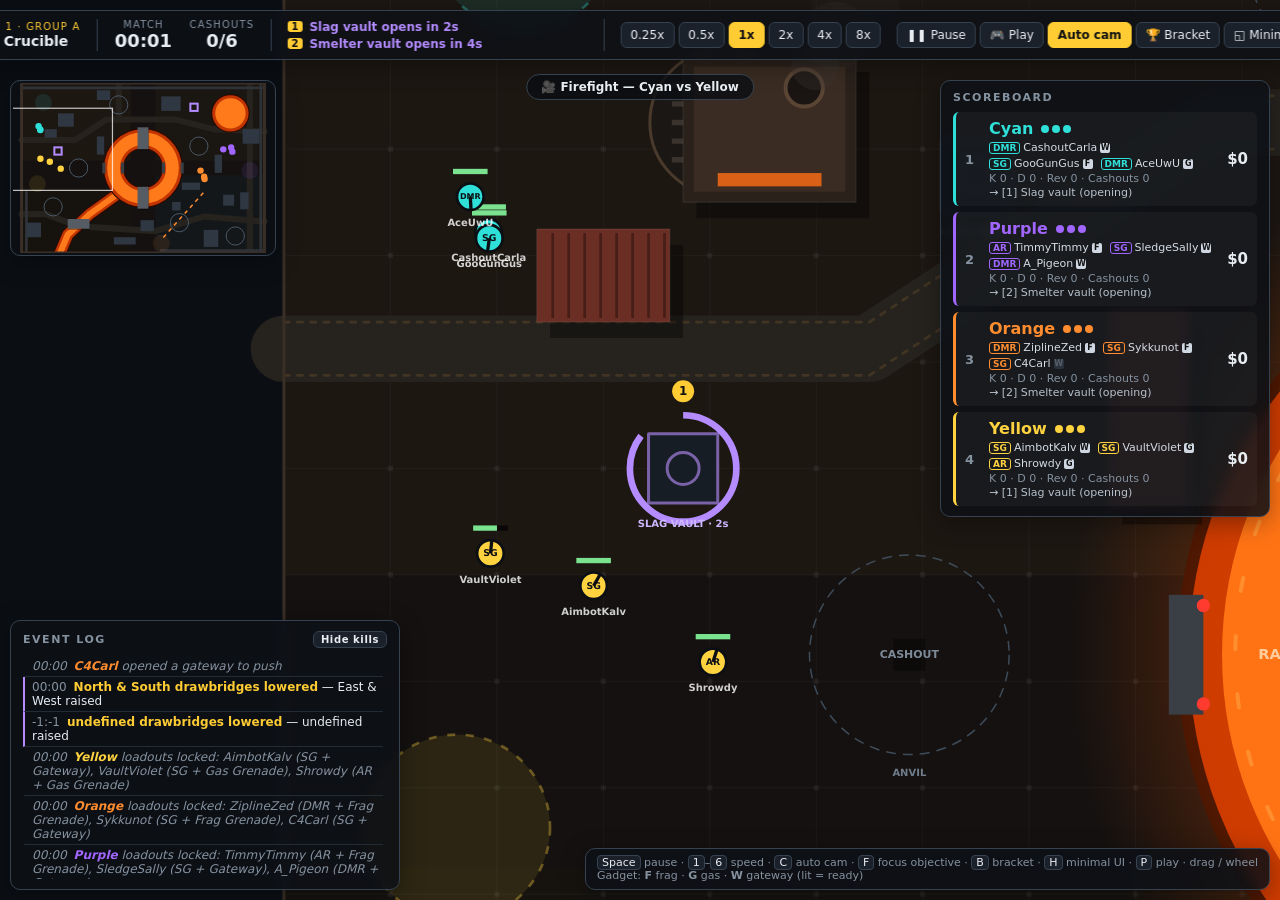
<file: spaces/finals_ui_patch12.html>
<!DOCTYPE html>
<html lang="en">
<head>
<meta charset="utf-8">
<meta name="viewport" content="width=device-width,initial-scale=1">
<title>FINALS Spectator UI Patch</title>
<style>
:root{--panel:rgba(13,17,23,.86);--line:#232b35;--line2:#364250;--text:#e8edf2;--dim:#8592a0;--accent:#ffcc33}
*{box-sizing:border-box}
html,body{margin:0;height:100%;overflow:hidden;background:#0b0f14;color:var(--text);font-family:"Segoe UI",system-ui,-apple-system,Roboto,sans-serif}
#c{position:fixed;inset:0;width:100%;height:100%;display:block;cursor:grab;touch-action:none}
#c.dragging{cursor:grabbing}
#hud{position:fixed;inset:0;pointer-events:none}
.panel{background:var(--panel);border:1px solid var(--line2);border-radius:10px;box-shadow:0 6px 24px rgba(0,0,0,.35);backdrop-filter:blur(6px)}
h3{margin:0 0 8px;font-size:11px;letter-spacing:.14em;color:var(--dim);font-weight:600;text-transform:uppercase;display:flex;justify-content:space-between;align-items:center}

#topBar{position:absolute;top:10px;left:50%;transform:translateX(-50%);padding:8px 14px;display:flex;gap:16px;align-items:center;white-space:nowrap}
.stat{display:flex;flex-direction:column;align-items:center;line-height:1.15;min-width:60px}
.stat small{font-size:10px;letter-spacing:.12em;color:var(--dim);text-transform:uppercase}
.stat b{font-size:18px;font-variant-numeric:tabular-nums}
#objective{font-size:12px;font-weight:600;min-width:300px;display:flex;flex-direction:column;gap:3px}
#objective div{display:flex;align-items:center;gap:7px}
#objective i{font-style:normal;font-size:10px;color:#111;background:var(--dim);border-radius:3px;padding:0 4px;font-weight:800}
.sep{width:1px;align-self:stretch;background:var(--line2)}
.btns{display:flex;gap:4px;pointer-events:auto}
button{font:inherit;font-size:12px;background:#1a212a;color:var(--text);border:1px solid var(--line2);border-radius:6px;padding:5px 9px;cursor:pointer;pointer-events:auto}
button:hover{background:#25303b}
button.active{background:var(--accent);color:#111;border-color:var(--accent);font-weight:700}
button:focus-visible{outline:2px solid var(--accent);outline-offset:1px}
select{font:inherit;font-size:12px;background:#1a212a;color:var(--text);border:1px solid var(--line2);border-radius:6px;padding:4px 6px;cursor:pointer;pointer-events:auto}
button.small{font-size:10px;padding:2px 7px;letter-spacing:.06em}

#mmWrap{position:absolute;left:10px;top:80px;padding:2px;overflow:hidden}
#minimap{width:260px;height:170px;display:block;pointer-events:auto;cursor:crosshair;border-radius:8px}

#scoreboard{position:absolute;right:10px;top:80px;width:330px;padding:10px 12px}
.team{display:grid;grid-template-columns:16px 1fr auto;gap:8px;align-items:center;padding:7px 9px;border-left:3px solid var(--c);background:rgba(255,255,255,.035);border-radius:6px;margin-bottom:6px}
.team:last-child{margin-bottom:0}
.rank{color:var(--dim);font-weight:700;font-size:13px}
.tn{color:var(--c);font-weight:700;display:flex;align-items:center;gap:8px}
.ts{font-size:11px;color:var(--dim);margin-top:2px}
.tgt{font-size:11px;color:#b8c2cc;margin-top:1px}
.cash{font-weight:700;font-size:15px;font-variant-numeric:tabular-nums;text-align:right}
.wipe{display:block;font-size:11px;color:#fff;background:#d33;border-radius:4px;padding:1px 5px;margin-top:3px;font-weight:800;letter-spacing:.04em;animation:blink 1s infinite alternate}
@keyframes blink{to{background:#7a1a1a}}
.proj{font-size:11px;color:var(--accent);font-weight:700;margin-top:1px}
.team{position:relative}
.team.rank-up{animation:rankUp 1.6s ease}
.team.rank-down{animation:rankDown 1.6s ease}
.team.rank-up .rank::after{content:'▲';position:absolute;left:3px;top:4px;font-size:9px;color:#7be38f;animation:arrow 1.6s ease forwards}
.team.rank-down .rank::after{content:'▼';position:absolute;left:3px;bottom:4px;font-size:9px;color:#ff6b6b;animation:arrow 1.6s ease forwards}
@keyframes rankUp{0%,30%{background:rgba(123,227,143,.22);box-shadow:0 0 0 1px rgba(123,227,143,.6)}100%{background:rgba(255,255,255,.035);box-shadow:none}}
@keyframes rankDown{0%,30%{background:rgba(255,90,90,.18);box-shadow:0 0 0 1px rgba(255,90,90,.5)}100%{background:rgba(255,255,255,.035);box-shadow:none}}
@keyframes arrow{0%{opacity:0;transform:scale(.4)}20%{opacity:1;transform:scale(1.3)}80%{opacity:1;transform:none}100%{opacity:0}}
.pend{display:block;font-size:11px;color:#111;background:var(--accent);border-radius:4px;padding:1px 5px;margin-top:3px;font-weight:700}
.pips{display:inline-flex;gap:3px}
.roster{display:flex;flex-wrap:wrap;gap:3px 8px;margin-top:3px;font-size:11px;color:#d5dce3}
.pl b{font-size:9px;color:var(--c);border:1px solid var(--c);border-radius:3px;padding:0 3px;margin-right:3px}
.gd{display:inline-flex;gap:1px;margin-left:3px;vertical-align:1px}
.gd i{font-style:normal;font-size:8px;font-weight:800;width:10px;height:10px;line-height:10px;text-align:center;border-radius:2px;background:#2a323c;color:#56616d}
.gd i.on{background:#cfd8e2;color:#111}
.pl.dead{opacity:.4;text-decoration:line-through}
.pip{width:8px;height:8px;border-radius:50%;background:var(--c);display:inline-block}
.pip.down{background:transparent;box-shadow:inset 0 0 0 1.5px var(--c),inset 0 0 0 3px #9aa3ad}
.pip.dead{background:transparent;box-shadow:inset 0 0 0 1.5px var(--c);opacity:.45}
.pip.carry{background:var(--accent);box-shadow:0 0 6px var(--accent)}

#eventLog{position:absolute;left:10px;bottom:10px;width:390px;height:270px;padding:10px 12px;display:flex;flex-direction:column}
#eventEntries{flex:1;overflow-y:auto;font-size:12px;pointer-events:auto;padding-right:4px}
#eventEntries::-webkit-scrollbar{width:6px}
#eventEntries::-webkit-scrollbar-thumb{background:var(--line2);border-radius:3px}
.event{padding:3px 4px 3px 7px;border-bottom:1px solid var(--line);border-left:2px solid transparent;animation:fadeIn .25s ease}
.event time{color:var(--dim);margin-right:7px;font-variant-numeric:tabular-nums}
.event.cash{border-left-color:var(--accent)}
.event.steal{border-left-color:#ff7b39;background:rgba(255,123,57,.07)}
.event.vault{border-left-color:#b48cff}
.event.rotate{color:var(--dim);font-style:italic}
.event.kill{color:#c4ccd5}
.event.major{background:rgba(255,204,51,.08);font-weight:600}
#eventEntries.nokills .event.kill{display:none}
@keyframes fadeIn{from{opacity:0;transform:translateX(-6px)}to{opacity:1;transform:none}}

#hint{position:absolute;right:10px;bottom:10px;padding:7px 11px;font-size:11px;color:var(--dim)}
#hint kbd{font-family:inherit;background:#1a212a;border:1px solid var(--line2);border-radius:4px;padding:0 4px;color:var(--text)}

#bracket{position:absolute;left:50%;top:50%;transform:translate(-50%,-50%);padding:18px 22px;pointer-events:auto;display:none;width:min(1080px,calc(100% - 40px));max-height:calc(100% - 40px);overflow:auto;background:rgba(10,13,18,.95)}
#bracket.show{display:block;animation:fadeIn .3s ease}
#bkHead{text-align:center;margin-bottom:14px}
#bkHead .kick{font-size:11px;letter-spacing:.2em;color:var(--dim);text-transform:uppercase}
#bkHead .big{font-size:26px;font-weight:800;margin-top:4px}
#bkCols{display:grid;grid-template-columns:1.15fr 1fr 1fr .9fr;gap:14px;align-items:center}
.bcol h4{margin:0 0 6px;font-size:11px;letter-spacing:.14em;color:var(--accent);text-transform:uppercase}
.bcol .mapn{font-size:11px;color:var(--dim);margin:-4px 0 8px}
.grp{background:rgba(255,255,255,.03);border:1px solid var(--line2);border-radius:8px;padding:8px;margin-bottom:10px}
.grp.live{border-color:var(--accent);box-shadow:0 0 0 1px rgba(255,204,51,.3)}
.grp .gt{font-size:11px;color:var(--dim);display:flex;justify-content:space-between;margin-bottom:4px;text-transform:uppercase;letter-spacing:.08em}
.grp .gt b{color:var(--accent);font-weight:700}
.brow{display:grid;grid-template-columns:10px 1fr auto 18px;gap:7px;align-items:center;padding:3px 4px;border-radius:4px;font-size:13px}
.brow .sw{width:10px;height:10px;border-radius:3px;background:var(--c)}
.brow .nm{color:var(--c);font-weight:700}
.brow .cs{font-variant-numeric:tabular-nums;color:#cfd6dd;font-size:12px}
.brow .ok{color:#7be38f;font-weight:800;text-align:center}
.brow.adv{background:rgba(123,227,143,.08)}
.brow.out{opacity:.4}
.brow.tbd .nm{color:var(--dim);font-weight:400;font-style:italic}
.champ{text-align:center;padding:18px 10px;border:1px dashed var(--line2);border-radius:10px}
.champ .cup{font-size:34px}
.champ .cn{font-size:20px;font-weight:800;margin-top:4px}
#bkFoot{display:flex;justify-content:center;align-items:center;gap:12px;margin-top:16px}
#bkFoot .cd{color:var(--dim);font-size:12px}
#bkFoot button{font-size:14px;padding:8px 16px}
#bkFoot button.primary{background:var(--accent);color:#111;border-color:var(--accent);font-weight:800}
.stat.stage{min-width:120px}
.stat.stage small{color:var(--accent)}
.stat.stage b{font-size:14px}
.goal{font-size:10px;color:var(--dim);font-weight:600}
@media (max-width:900px){#bkCols{grid-template-columns:1fr 1fr}}

#playHud{position:absolute;left:50%;bottom:14px;transform:translateX(-50%);display:none;align-items:center;gap:16px;padding:9px 16px;border-radius:12px;background:rgba(10,13,18,.86);border:1px solid var(--line2);font-size:12px;color:#e8edf2;pointer-events:none;z-index:6;white-space:nowrap}
body.playing #playHud{display:flex}
body.playing #c{cursor:crosshair}
body.playing #hint{display:none}
#playKeys{position:absolute;left:50%;bottom:62px;transform:translateX(-50%);display:none;font-size:11px;color:var(--dim);background:rgba(10,13,18,.6);padding:3px 10px;border-radius:8px;pointer-events:none;white-space:nowrap}
body.playing #playKeys{display:block}
body.playing #playKeys kbd{font-family:inherit;background:#1a212a;border:1px solid var(--line2);border-radius:4px;padding:0 4px;color:var(--text)}
#playHud .nm{font-weight:800;font-size:13px}
#phBar{width:120px;height:9px;border-radius:5px;background:#000a;overflow:hidden;display:inline-block;vertical-align:middle}
#phBar i{display:block;height:100%;background:#7be38f;transition:width .1s}
#playHud .gd{padding:2px 8px;border-radius:5px;border:1px solid var(--line2);font-weight:700}
#playHud .gd.ready{background:#ffcc33;color:#111;border-color:#ffcc33}
#phPrompt{color:#7be38f;font-weight:700;min-width:0}
#phObj{color:var(--dim)}
#playPick{position:absolute;left:50%;top:50%;transform:translate(-50%,-50%);display:none;padding:18px 20px;width:min(760px,calc(100% - 30px));background:rgba(10,13,18,.96);pointer-events:auto;z-index:20}
#playPick.show{display:block}
#playPick h3{margin:0 0 4px;font-size:16px}
#playPick p{margin:0 0 12px;color:var(--dim);font-size:12px}
#playPick .grid{display:grid;grid-template-columns:repeat(auto-fit,minmax(170px,1fr));gap:10px}
#playPick .tc{border:1px solid var(--line2);border-left:4px solid var(--c);border-radius:8px;padding:8px;background:rgba(255,255,255,.03)}
#playPick .tc b{color:var(--c);display:block;margin-bottom:6px}
#playPick .tc button{display:block;width:100%;text-align:left;margin-bottom:4px}
#playPick .tc button span{color:var(--dim);font-size:10px;float:right}
#playPick .close{margin-top:12px}
#director{position:absolute;top:74px;left:50%;transform:translateX(-50%);padding:5px 14px;border-radius:20px;background:rgba(10,13,18,.78);border:1px solid var(--line2);font-size:12px;font-weight:600;color:#e8edf2;white-space:nowrap;opacity:0;transition:opacity .3s}
#director.show{opacity:1;animation:capIn .45s ease}
@keyframes capIn{from{transform:translate(-50%,-6px);opacity:0}to{transform:translateX(-50%);opacity:1}}
/* ---- Minimal UI: less chrome, more match ---- */
body.minimal #topBar{padding:5px 10px;gap:10px;top:6px;background:rgba(13,17,23,.6)}
body.minimal #speedBtns,body.minimal #camBtn,body.minimal #bracketBtn,body.minimal .stat.stage small,body.minimal #hint,body.minimal #mmWrap{display:none}
body.minimal .stat b{font-size:15px}
body.minimal #objective{min-width:0;font-size:11px}
body.minimal #director{top:56px;font-size:11px;background:rgba(10,13,18,.55)}
body.minimal #scoreboard{width:225px;padding:6px 8px;top:56px;background:rgba(13,17,23,.6)}
body.minimal #scoreboard h3,body.minimal .roster,body.minimal .ts,body.minimal .tgt,body.minimal .goal,body.minimal .proj{display:none}
body.minimal .team{padding:4px 7px;margin-bottom:3px;grid-template-columns:12px 1fr auto}
body.minimal .tn{font-size:13px}
body.minimal .cash{font-size:13px}
body.minimal .pend,body.minimal .wipe{font-size:9px;padding:0 4px;white-space:nowrap}
body.minimal #eventLog{width:300px;height:118px;padding:6px 8px;background:rgba(13,17,23,.45);border-color:transparent;box-shadow:none}
body.minimal #eventLog h3{display:none}
body.minimal .event{font-size:11px;padding:1px 4px;border-bottom:none}
body.minimal .event.kill,body.minimal .event.rotate{display:none}
body.minimal #minBtn{background:var(--accent);color:#111;border-color:var(--accent)}
@media (max-width:1250px){
  #topBar{flex-wrap:wrap;justify-content:center;gap:10px;max-width:calc(100% - 20px)}
  .sep{display:none}
  #scoreboard,#mmWrap{top:150px}
  #hint{display:none}
}
@media (max-width:760px){
  #mmWrap{display:none}
  #scoreboard{width:calc(100% - 20px);top:auto;bottom:190px;padding:8px}
  .team{padding:4px 8px;margin-bottom:3px}
  .tgt{display:none}
  #eventLog{width:calc(100% - 20px);height:170px}
}
</style>
</head>
<body>
<canvas id="c"></canvas>
<div id="hud">
  <div id="topBar" class="panel">
    <div class="stat stage"><small id="stageLbl">Round 1 · Group A</small><b id="stageMap">Canal District</b></div>
    <div class="sep"></div>
    <div class="stat"><small>Match</small><b id="clock">00:00</b></div>
    <div class="stat"><small>Cashouts</small><b><span id="cc">0</span>/<span id="ccMax">6</span></b></div>
    <div class="sep"></div>
    <div id="objective"><div id="obj0"></div><div id="obj1"></div></div>
    <div class="sep"></div>
    <div class="btns" id="speedBtns"></div>
    <div class="btns">
      <button id="pauseBtn" title="Pause / resume (Space)">❚❚ Pause</button>
      <button id="playBtn" title="Take control of a player (P)">🎮 Play</button>
      <button id="camBtn" class="active" title="Auto camera (C) · cycle objective focus (F)">Auto cam</button>
      <button id="bracketBtn" title="Show tournament bracket (B)">🏆 Bracket</button>
      <button id="minBtn" title="Minimal UI for viewing (H)">◱ Minimal UI</button>
    </div>
  </div>
  <div id="director"></div>
  <div id="playHud"><span class="nm" id="phName"></span><span><span id="phBar"><i id="phHpI"></i></span> <b id="phHp"></b></span><span id="phWeapon"></span><span class="gd" id="phGadget"></span><span id="phPrompt"></span><span id="phObj"></span></div>
  <div id="playKeys"><kbd>WASD</kbd> move · <kbd>Mouse</kbd> aim · <kbd>Click</kbd> shoot · <kbd>Q</kbd>/<kbd>Right-click</kbd> gadget · <kbd>E</kbd> hold revive · <kbd>F</kbd> carry/drop · <kbd>Tab</kbd> next teammate · <kbd>Wheel</kbd> zoom · <kbd>P</kbd> release</div>
  <div id="playPick" class="panel"></div>
  <div id="mmWrap" class="panel"><canvas id="minimap" title="Click to move the camera"></canvas></div>
  <div id="scoreboard" class="panel"><h3>Scoreboard</h3><div id="sbRows"></div></div>
  <div id="eventLog" class="panel">
    <h3>Event log <button id="killToggle" class="small">Hide kills</button></h3>
    <div id="eventEntries" aria-live="polite"></div>
  </div>
  <div id="hint" class="panel"><kbd>Space</kbd> pause · <kbd>1</kbd>–<kbd>6</kbd> speed · <kbd>C</kbd> auto cam · <kbd>F</kbd> focus objective · <kbd>B</kbd> bracket · <kbd>H</kbd> minimal UI · <kbd>P</kbd> play · drag / wheel<br>Gadget: <b>F</b> frag · <b>G</b> gas · <b>W</b> gateway (lit = ready)</div>
  <div id="bracket" class="panel">
    <div id="bkHead"></div>
    <div id="bkCols"></div>
    <div id="bkFoot"></div>
  </div>
</div>

<script>
'use strict';
const $ = id => document.getElementById(id);
const TAU = Math.PI * 2;
const rand = (a, b) => a + Math.random() * (b - a);
const randInt = n => Math.floor(Math.random() * n);
const dist = (a, b) => Math.hypot(a.x - b.x, a.y - b.y);
const alpha = (hex, a) => hex + Math.round(a * 255).toString(16).padStart(2, '0');
const money = n => '$' + Math.round(n).toLocaleString('en-US');
const fmt = t => { t = Math.floor(t); return String(Math.floor(t / 60)).padStart(2, '0') + ':' + String(t % 60).padStart(2, '0'); };

/* ================= Config ================= */
const CASHOUT_TIME = 90;       // sim seconds for a cashout to complete
const STEAL_TIME = 5;          // sim seconds an uncontested enemy team needs to steal
const STATION_R = 75;
const RESPAWN_TIME = 12;
const REVIVE_TIME = 4;         // seconds standing over a teammate's statue to revive them
const REVIVE_HP = 60;
const PLAYER_SPEED = 150;
// Loadouts — each player is assigned one at match start and keeps it all match.
const WEAPONS = {
  SG:  { name: 'Shotgun',       tag: 'SG',  range: 140, dmg: 38, cd: .85, accNear: .92, accFar: .45, pellets: 6, hang: -1 },
  AR:  { name: 'Assault Rifle', tag: 'AR',  range: 220, dmg: 10, cd: .28, accNear: .85, accFar: .45, pellets: 1, hang: 0 },
  DMR: { name: 'DMR',           tag: 'DMR', range: 340, dmg: 30, cd: 1.5, accNear: .55, accFar: .65, pellets: 1, hang: 1 },
};
const WEAPON_KEYS = Object.keys(WEAPONS);
// Gadgets — each player is given ONE at match start (locked). One charge, recharges after use.
const GADGETS = {
  frag: { name: 'Frag Grenade', tag: 'FRAG', key: 'F', cd: 24, range: 300, radius: 115, maxDmg: 96, fuse: .9 },
  gas:  { name: 'Gas Grenade',  tag: 'GAS',  key: 'G', cd: 24, range: 320, radius: 95, dur: 8, baseDps: 4, rampDps: 10, maxDps: 45, fuse: .9 },
  gate: { name: 'Gateway',      tag: 'GATE', key: 'W', cd: 32, range: 650, dur: 10 }, // range ≈ a quarter of the map
};
// Handles — riffs on well-known THE FINALS streamers & pros, plus a few originals
const NAME_POOL = ['Shrowdy', 'AimbotKalv', 'Nokko', 'Gigzilla', 'A_Pigeon', 'HitboxKing2', 'KJewlz', 'AceUwU',
  'Lyrik', 'Xop0p', 'Sykkunot', 'TimmyTimmy', 'DefuseDad', 'RPG_Randy', 'C4Carl', 'BarricadeBob', 'SledgeSally',
  'ZiplineZed', 'GooGunGus', 'DashPadDan', 'CashoutCarla', 'VaultViolet', 'Demolisha', 'MeshShield'];
const ASSIGN_EVERY = 2;        // seconds between objective re-evaluations
const SPEEDS = [.25, .5, 1, 2, 4, 8];
const LOG_MAX = 90;
// Match rules — group stages vs. the final
const GROUP_RULES = { target: 6, slots: 2, values: { first: 8000, middle: 12000, final: 18000 },
  killReward: 500, vaultReward: 1000, wipePenalty: .15, winCash: 0, advance: 2 };
const FINAL_RULES = { target: 3, slots: 1, flatValue: 25000,
  killReward: 0, vaultReward: 0, wipePenalty: 0, winCash: 50000, advance: 1 };
let RULES = GROUP_RULES;
const WIPE_RESPAWN = 20;       // forced group respawn after a wipe (seconds)

// 8 teams in the tournament (the original four keep their colours)
const ALL_TEAMS = [
  { name: 'Red',    color: '#ff5a5a' }, { name: 'Blue',   color: '#4f9dff' },
  { name: 'Green',  color: '#4ee08a' }, { name: 'Yellow', color: '#ffd23f' },
  { name: 'Purple', color: '#a066ff' }, { name: 'Orange', color: '#ff8c2e' },
  { name: 'Cyan',   color: '#2fe0d8' }, { name: 'Pink',   color: '#ff5fc1' },
].map((t, id) => ({ ...t, id, roster: [] }));
let TEAMS = ALL_TEAMS.slice(0, 4); // teams in the current match
let TSPAWN = [];                   // spawn point per team in the current match

/* ================= Maps ================= */
const STALL_COLORS = ['#ff4fa3', '#36e0ff', '#b48cff', '#ff9f43', '#4ee08a'];
const rectList = list => list.map(([x, y, w, h, kind], i) => ({ x, y, w, h, kind, seed: i }));
const MAPS = {
  /* ---- 1. Canal District: big open city split by a river, 3 fixed bridges ---- */
  canal: {
    name: 'Canal District', theme: 'city', W: 2600, H: 1700,
    spawns: [{ x: 160, y: 420 }, { x: 2200, y: 150 }, { x: 620, y: 1590 }, { x: 2470, y: 1190 }],
    vaults: [
      { x: 560, y: 700, name: 'Bank' },        { x: 1500, y: 340, name: 'Clocktower' },
      { x: 2050, y: 700, name: 'Market' },     { x: 2150, y: 1410, name: 'Freight' },
      { x: 860, y: 1260, name: 'Greenhouse' }, { x: 1250, y: 1440, name: 'Pier' },
    ],
    stations: [
      { x: 300, y: 960, name: 'Courthouse' }, { x: 820, y: 370, name: 'Ferry' },
      { x: 1760, y: 560, name: 'Crane' },     { x: 2420, y: 560, name: 'Plaza' },
      { x: 1980, y: 1080, name: 'Overpass' }, { x: 560, y: 1200, name: 'Gardens' },
      { x: 1500, y: 1590, name: 'Wharf' },
    ],
    rivers: [{ pts: [[980, -40], [1060, 250], [1180, 520], [1350, 800], [1500, 1050], [1700, 1350], [1860, 1740]], w: 120 }],
    pools: [[330, 1440, 95]], rings: [], vents: [],
    bridges: [[960, 225, 210, 80], [1300, 900, 280, 85], [1610, 1420, 280, 80]],
    buildings: rectList([
      [40, 520, 190, 160, 'old'], [300, 480, 160, 120, 'old'], [700, 540, 180, 130, 'old'], [400, 170, 190, 120, 'old'],
      [620, 110, 130, 110, 'old'], [60, 150, 150, 130, 'old'], [540, 830, 240, 90, 'old'], [110, 1060, 120, 190, 'old'],
      [330, 690, 110, 90, 'old'], [930, 760, 130, 150, 'glass'],
      [960, 1150, 110, 190, 'glass'], [800, 980, 200, 100, 'old'], [1240, 1560, 170, 120, 'warehouse'], [1080, 1080, 140, 110, 'warehouse'],
      [1400, 150, 90, 90, 'tower'], [1640, 170, 220, 80, 'scaffold'], [1840, 400, 60, 60, 'crane'], [1560, 690, 220, 110, 'block'],
      [2340, 110, 190, 170, 'block'],
      [1960, 460, 80, 50, 'stall'], [2090, 460, 80, 50, 'stall'], [2220, 460, 80, 50, 'stall'], [1960, 900, 80, 50, 'stall'],
      [2090, 900, 80, 50, 'stall'], [2300, 720, 220, 120, 'neon'], [2440, 900, 130, 180, 'block'],
      [1870, 990, 40, 40, 'pillar'], [2060, 990, 40, 40, 'pillar'], [1870, 1150, 40, 40, 'pillar'], [2060, 1150, 40, 40, 'pillar'],
      [1960, 1260, 380, 44, 'car'], [1980, 1530, 320, 44, 'car'], [2380, 1400, 170, 44, 'car'], [2400, 1620, 160, 44, 'car'],
    ]),
    trees: [[470, 1330, 30], [520, 1420, 26], [760, 1380, 34], [690, 1300, 24], [1000, 1460, 30], [880, 1520, 28],
      [420, 1600, 30], [180, 1300, 32], [140, 1560, 28], [780, 1640, 26], [1080, 1640, 30], [250, 1200, 22],
      [1120, 870, 22], [1240, 1300, 26], [480, 1060, 20], [2560, 1000, 22]],
    roads: [
      [[0, 330], [940, 265], [1190, 265], [1700, 420], [2600, 400]],
      [[0, 960], [700, 960], [1300, 942], [1580, 942], [2000, 1080], [2600, 1050]],
      [[600, 1700], [900, 1460], [1600, 1460], [1900, 1460], [2100, 1450], [2600, 1300]],
      [[560, 0], [560, 1100]], [[2150, 0], [2150, 1240]],
    ],
    rails: [1282, 1552, 1422, 1642], pipes: [],
    districts: [
      { x: 0, y: 0, w: 1100, h: 1000, c: '#1c1915', label: 'OLD TOWN', lx: 330, ly: 390 },
      { x: 0, y: 1000, w: 1550, h: 700, c: '#13201a', label: 'RIVERSIDE PARK', lx: 700, ly: 1110 },
      { x: 1150, y: 0, w: 900, h: 650, c: '#1d1b13', label: 'CONSTRUCTION', lx: 1720, ly: 330 },
      { x: 1850, y: 380, w: 750, h: 600, c: '#1a1427', label: 'NEON MARKET', lx: 2200, ly: 640 },
      { x: 1750, y: 1180, w: 850, h: 520, c: '#161b21', label: 'RAIL YARD', lx: 2250, ly: 1350 },
    ],
  },
  /* ---- 2. The Crucible: tight volcanic foundry. Island core ringed by lava,
          drawbridges that swap every 20s, and floor vents that erupt. ---- */
  crucible: {
    name: 'The Crucible', theme: 'foundry', W: 2000, H: 1400,
    spawns: [{ x: 180, y: 160 }, { x: 1880, y: 720 }, { x: 1150, y: 1320 }, { x: 130, y: 830 }],
    vaults: [
      { x: 1000, y: 700, name: 'Heart' },   { x: 520, y: 340, name: 'Ladle' },
      { x: 1420, y: 200, name: 'Smelter' }, { x: 1650, y: 1060, name: 'Kiln' },
      { x: 300, y: 560, name: 'Slag' },     { x: 800, y: 1200, name: 'Mould' },
    ],
    stations: [
      { x: 1460, y: 520, name: 'Forge' },   { x: 470, y: 700, name: 'Anvil' },
      { x: 1300, y: 1150, name: 'Bellows' }, { x: 800, y: 180, name: 'Chimney' },
      { x: 1760, y: 1260, name: 'Quench' }, { x: 260, y: 1020, name: 'Cinder' },
    ],
    rivers: [{ pts: [[790, 915], [560, 1080], [380, 1250], [300, 1440]], w: 90 }],
    pools: [[1720, 250, 150]],
    rings: [{ x: 1000, y: 700, r1: 165, r2: 320 }],
    // [x, y, w, h, group]  group 0 / 1 swap every cycle; no group = fixed
    bridges: [[955, 365, 90, 180, 0], [955, 855, 90, 180, 0], [1155, 655, 180, 90, 1], [665, 655, 180, 90, 1], [380, 1120, 180, 80]],
    bridgeCycle: { period: 20, warn: 3, names: ['North & South', 'East & West'] },
    vents: [{ x: 1250, y: 380, r: 62, period: 13, off: 0 }, { x: 700, y: 990, r: 62, period: 15, off: 6 },
            { x: 1560, y: 820, r: 62, period: 11, off: 3 }, { x: 330, y: 300, r: 55, period: 17, off: 9 }],
    buildings: rectList([
      [1150, 110, 160, 120, 'furnace'], [300, 250, 130, 110, 'furnace'], [620, 60, 110, 80, 'furnace'], [1500, 1210, 120, 140, 'furnace'],
      [620, 440, 60, 150, 'container'], [1320, 820, 150, 60, 'container'], [760, 1270, 180, 60, 'container'],
      [1590, 590, 60, 150, 'container'], [190, 380, 100, 70, 'container'], [1800, 900, 70, 140, 'container'],
      [1700, 880, 0, 0, 'skip'],
      [1660, 920, 90, 90, 'silo'], [980, 1130, 110, 90, 'silo'], [1240, 980, 70, 70, 'silo'],
      [40, 1150, 120, 120, 'block'], [1820, 380, 140, 120, 'block'],
    ].filter(b => b[4] !== 'skip')),
    trees: [], rails: [],
    roads: [ // steel catwalk lanes
      [[0, 470], [440, 470], [700, 300], [1260, 300], [1580, 380], [2000, 400]],
      [[0, 1080], [200, 1080], [470, 1180], [1100, 1220], [1500, 1100], [2000, 1140]],
      [[1880, 0], [1880, 1400]], [[800, 0], [800, 300]],
    ],
    pipes: [[[0, 40], [2000, 40]], [[1970, 0], [1970, 1400]], [[40, 900], [40, 1400]], [[1150, 1380], [2000, 1380]]],
    districts: [
      { x: 0, y: 0, w: 900, h: 640, c: '#1d1712', label: 'SMELTING HALL', lx: 520, ly: 130 },
      { x: 1100, y: 0, w: 900, h: 640, c: '#1a1612', label: 'BLAST FURNACES', lx: 1540, ly: 460 },
      { x: 0, y: 860, w: 900, h: 540, c: '#16130f', label: 'SLAG YARD', lx: 470, ly: 1320 },
      { x: 1100, y: 760, w: 900, h: 640, c: '#14171a', label: 'COOLING DOCKS', lx: 1540, ly: 1000 },
    ],
  },
};

let MAP, W, H, SPAWNS, VAULTS, STATIONS, RIVERS, PONDS, RINGS, BRIDGES, BUILDINGS, TREES, ROADS, RAILS, PIPES, DISTRICTS, VENTS;
let bridgePhase = -1;

/* ---------- Geometry / collision ---------- */
function segDist(px, py, ax, ay, bx, by) {
  const dx = bx - ax, dy = by - ay, l = dx * dx + dy * dy;
  const t = l ? Math.max(0, Math.min(1, ((px - ax) * dx + (py - ay) * dy) / l)) : 0;
  return Math.hypot(px - ax - t * dx, py - ay - t * dy);
}
const inRect = (x, y, r, pad) => x > r.x - pad && x < r.x + r.w + pad && y > r.y - pad && y < r.y + r.h + pad;
function onBridge(x, y) { for (const b of BRIDGES) if (!b.up && x > b.x && x < b.x + b.w && y > b.y && y < b.y + b.h) return true; return false; }
// "Water" = any impassable liquid (river, pond, lava)
function inWater(x, y, pad) {
  if (onBridge(x, y)) return false;
  for (const [cx, cy, r] of PONDS) if (Math.hypot(x - cx, y - cy) < r + pad) return true;
  for (const g of RINGS) { const d = Math.hypot(x - g.x, y - g.y); if (d > g.r1 - pad && d < g.r2 + pad) return true; }
  for (const rv of RIVERS) for (let i = 0; i < rv.pts.length - 1; i++)
    if (segDist(x, y, rv.pts[i][0], rv.pts[i][1], rv.pts[i + 1][0], rv.pts[i + 1][1]) < rv.w / 2 + pad) return true;
  return false;
}
function inSolid(x, y, pad) { for (const b of BUILDINGS) if (inRect(x, y, b, pad)) return true; return false; }
// Movement collision (exact geometry, player radius ~11)
const blockedAt = (x, y) => x < 12 || y < 12 || x > W - 12 || y > H - 12 || inSolid(x, y, 11) || inWater(x, y, 0);
// Bullets are stopped by buildings only (not liquids)
function lineOfSight(a, b) {
  const d = dist(a, b), n = Math.ceil(d / 16);
  for (let i = 1; i < n; i++) { const t = i / n; if (inSolid(a.x + (b.x - a.x) * t, a.y + (b.y - a.y) * t, 0)) return false; }
  return true;
}

/* ---------- Nav grid + flow fields ---------- */
const CELL = 40;
let GW, GH, N, grid;
const fieldCache = new Map();
function buildGrid() {
  GW = Math.ceil(W / CELL); GH = Math.ceil(H / CELL); N = GW * GH;
  grid = new Uint8Array(N); // 1 = blocked for pathing (stricter than collision so waypoints are always free)
  for (let gy = 0; gy < GH; gy++) for (let gx = 0; gx < GW; gx++) {
    const x = (gx + .5) * CELL, y = (gy + .5) * CELL;
    grid[gy * GW + gx] = (x < 20 || y < 20 || x > W - 20 || y > H - 20 || inSolid(x, y, 22) || inWater(x, y, 16)) ? 1 : 0;
  }
  fieldCache.clear();
}
function loadMap(id) {
  MAP = MAPS[id]; MAP.id = id;
  ({ W, H } = MAP);
  SPAWNS = MAP.spawns; VAULTS = MAP.vaults; STATIONS = MAP.stations; RIVERS = MAP.rivers; PONDS = MAP.pools;
  RINGS = MAP.rings; BUILDINGS = MAP.buildings; TREES = MAP.trees; ROADS = MAP.roads; RAILS = MAP.rails;
  PIPES = MAP.pipes; DISTRICTS = MAP.districts; VENTS = MAP.vents;
  BRIDGES = MAP.bridges.map(([x, y, w, h, group]) => ({ x, y, w, h, group, up: false }));
  bridgePhase = -1;
  applyBridgePhase(0, true);
  buildGrid();
  if (typeof GADGETS !== 'undefined') GADGETS.gate.range = W / 4; // "about a quarter of the map"
}
// Drawbridges: one group down, the other raised; swaps every cycle
function applyBridgePhase(ph, silent) {
  if (!MAP.bridgeCycle || ph === bridgePhase) return false;
  bridgePhase = ph;
  for (const b of BRIDGES) b.up = b.group !== undefined && b.group !== ph;
  if (!silent) {
    buildGrid();
    for (const p of players) if (p.alive && blockedAt(p.x, p.y)) { // shove anyone off a rising bridge
      const c = nearestFree(cellOf(p.x, p.y)); p.x = cx(c); p.y = cy(c); p.wp = null; p.repath = 0;
    }
    for (const p of players) p.repath = 0;
    buildMinimapStatic();
    addLog([GOLD(MAP.bridgeCycle.names[ph] + ' drawbridges lowered'), ' — ' + MAP.bridgeCycle.names[1 - ph] + ' raised'], 'vault');
  }
  return true;
}
const bridgeWarn = () => MAP.bridgeCycle && (time % MAP.bridgeCycle.period) > MAP.bridgeCycle.period - MAP.bridgeCycle.warn;
// Vents: warn for 1.5s, then erupt for 3s
const VENT_ACTIVE = 3, VENT_WARN = 1.5, VENT_DPS = 34;
function ventState(v) {
  const ph = (time + v.off) % v.period;
  return ph > v.period - VENT_ACTIVE ? 'active' : ph > v.period - VENT_ACTIVE - VENT_WARN ? 'warn' : 'idle';
}
function updateHazards(dt) {
  if (MAP.bridgeCycle) applyBridgePhase(Math.floor(time / MAP.bridgeCycle.period) % 2, false);
  for (const v of VENTS) {
    if (ventState(v) !== 'active') { v.logged = false; continue; }
    for (const p of players) if (p.alive && dist(p, v) < v.r) damage(null, p, VENT_DPS * dt, 'VENT');
  }
}
const cellOf = (x, y) => Math.max(0, Math.min(GH - 1, Math.floor(y / CELL))) * GW + Math.max(0, Math.min(GW - 1, Math.floor(x / CELL)));
const cx = i => (i % GW + .5) * CELL, cy = i => (Math.floor(i / GW) + .5) * CELL;
function nearestFree(c) {
  if (!grid[c]) return c;
  const gx = c % GW, gy = Math.floor(c / GW);
  for (let r = 1; r < 10; r++) for (let dy = -r; dy <= r; dy++) for (let dx = -r; dx <= r; dx++) {
    if (Math.max(Math.abs(dx), Math.abs(dy)) !== r) continue;
    const x = gx + dx, y = gy + dy;
    if (x >= 0 && y >= 0 && x < GW && y < GH && !grid[y * GW + x]) return y * GW + x;
  }
  return c;
}
const DIRS = [[1, 0, 1], [-1, 0, 1], [0, 1, 1], [0, -1, 1], [1, 1, 1.414], [1, -1, 1.414], [-1, 1, 1.414], [-1, -1, 1.414]];
function neighbors(c, fn) {
  const gx = c % GW, gy = Math.floor(c / GW);
  for (const [dx, dy, w] of DIRS) {
    const x = gx + dx, y = gy + dy;
    if (x < 0 || y < 0 || x >= GW || y >= GH) continue;
    const n = y * GW + x;
    if (grid[n]) continue;
    if (dx && dy && (grid[gy * GW + x] || grid[y * GW + gx])) continue; // no corner cutting
    fn(n, w);
  }
}
function getField(x, y) {
  const s = nearestFree(cellOf(x, y));
  let f = fieldCache.get(s);
  if (f) return f;
  f = new Float64Array(N).fill(1e9);
  f[s] = 0;
  const hc = [0], hi = [s]; // binary heap
  const push = (c, i) => { hc.push(c); hi.push(i); let k = hc.length - 1;
    while (k) { const p = (k - 1) >> 1; if (hc[p] <= hc[k]) break; [hc[p], hc[k]] = [hc[k], hc[p]]; [hi[p], hi[k]] = [hi[k], hi[p]]; k = p; } };
  const pop = () => { const c = hc[0], i = hi[0], lc = hc.pop(), li = hi.pop();
    if (hc.length) { hc[0] = lc; hi[0] = li; let k = 0;
      for (;;) { const l = 2 * k + 1, r = l + 1; let m = k;
        if (l < hc.length && hc[l] < hc[m]) m = l; if (r < hc.length && hc[r] < hc[m]) m = r;
        if (m === k) break; [hc[m], hc[k]] = [hc[k], hc[m]]; [hi[m], hi[k]] = [hi[k], hi[m]]; k = m; } }
    return [c, i]; };
  while (hc.length) {
    const [c, i] = pop();
    if (c > f[i]) continue;
    neighbors(i, (n, w) => { const nc = c + w; if (nc < f[n]) { f[n] = nc; push(nc, n); } });
  }
  if (fieldCache.size > 60) fieldCache.delete(fieldCache.keys().next().value);
  fieldCache.set(s, f);
  return f;
}
function clearWalk(ax, ay, bx, by) {
  const n = Math.ceil(Math.hypot(bx - ax, by - ay) / 14);
  for (let i = 1; i <= n; i++) { const t = i / n; if (grid[cellOf(ax + (bx - ax) * t, ay + (by - ay) * t)]) return false; }
  return true;
}
function downhill(f, c) {
  let best = -1, bv = f[c];
  neighbors(c, n => { if (f[n] < bv) { bv = f[n]; best = n; } });
  return best;
}
function pickWaypoint(p, tx, ty) {
  if (clearWalk(p.x, p.y, tx, ty)) return null; // direct
  const f = getField(tx, ty);
  let c = nearestFree(cellOf(p.x, p.y));
  let best = { x: cx(c), y: cy(c) }, first = true;
  for (let k = 0; k < 8; k++) {
    const n = downhill(f, c); if (n < 0) break;
    c = n;
    const pt = { x: cx(c), y: cy(c) };
    if (first || clearWalk(p.x, p.y, pt.x, pt.y)) { best = pt; first = false; } else break;
  }
  return best;
}

/* ================= State ================= */
let speed = 1, paused = false, over = false;
let projectiles, clouds, gates, fx, vaultsOpened, time, totalCashouts, stats, players, slots, teamTarget, teamMood, moodTimer, assignTimer, leader, shots;

function placeAtSpawn(p) {
  const s = TSPAWN[p.team];
  do { p.x = s.x + rand(-40, 40); p.y = s.y + rand(-40, 40); } while (blockedAt(p.x, p.y));
  p.hp = 100; p.alive = true; p.lastHit = -99; p.wp = null; p.repath = 0; p.flee = 0; p.fleeRoll = 0;
  clearStatue(p);
}
function clearStatue(d) {
  if (d.carriedBy) d.carriedBy.carrying = null;
  if (d.helper && d.helper.helping === d) { d.helper.helping = null; d.helper.reviving = false; }
  d.statue = false; d.carriedBy = null; d.helper = null; d.reviveProg = 0; d.movedOnce = false;
}
function newPlayer(team, k, name) {
  const weapon = WEAPON_KEYS[randInt(WEAPON_KEYS.length)];
  const gadget = Object.keys(GADGETS)[randInt(3)];
  const p = { team, id: k + 1, name, weapon, gadget, cd: Math.random() * WEAPONS[weapon].cd, ang: 0,
    orbit: rand(0, TAU), orbitSpd: rand(.3, .7) * (Math.random() < .5 ? -1 : 1), stuck: 0,
    gcd: { frag: 0, gas: 0, gate: 0 }, gasTime: 0, tpCd: 0, gadgetRoll: rand(0, .5) };
  placeAtSpawn(p);
  return p;
}

function pickSpawns() {
  if (TEAMS.length >= SPAWNS.length) return SPAWNS.slice(0, TEAMS.length);
  // Two-team final: use the pair of spawns furthest apart
  let best = [SPAWNS[0], SPAWNS[1]], bd = 0;
  for (const a of SPAWNS) for (const b of SPAWNS) if (dist(a, b) > bd) { bd = dist(a, b); best = [a, b]; }
  return Math.random() < .5 ? best : best.reverse();
}
function reset() {
  TSPAWN = pickSpawns();
  time = 0; totalCashouts = 0; vaultsOpened = 0; projectiles = []; clouds = []; gates = []; fx = []; over = false; leader = -1; shots = []; moodTimer = 0; assignTimer = 0;
  teamMood = TEAMS.map(() => Array(RULES.slots).fill(0));
  stats = TEAMS.map(() => ({ cash: 0, kills: 0, deaths: 0, cashouts: 0, wipes: 0, revives: 0, wiped: false }));
  players = [];
  TEAMS.forEach((t, ti) => { for (let k = 0; k < 3; k++) players.push(newPlayer(ti, k, t.roster[k])); });
  slots = [];
  for (let i = 0; i < RULES.slots; i++) { const s = { i, box: null, station: null, vault: -1, lastVault: -1, timer: 0, idle: false }; slots.push(s); }
  slots.forEach((s, i) => schedule(s, 3 + i * 2.5));
  teamTarget = TEAMS.map(() => -1);
  entries.textContent = '';
  const stg = TOUR ? TOUR.stages[TOUR.idx].label : 'Match';
  addLog([`${stg} started on ${MAP.name} — ` + (RULES.winCash ? `first to ${money(RULES.winCash)} wins` : `top ${RULES.advance} advance`)], 'major');
  assignTeams(false, true);
  TEAMS.forEach((_, ti) => addLog([T(ti), ' loadouts locked: ',
    players.filter(p => p.team === ti).map(p => `${p.name} (${WEAPONS[p.weapon].tag} + ${GADGETS[p.gadget].name})`).join(', ')], 'rotate'));
  director.events = []; director.shot = null; director.nextEval = 0; director.holdUntil = 0;
  lastSB = ''; sbRows.textContent = ''; sbEls.clear(); sbOrder = [];
  if (humanTeam) {
    const ti = TEAMS.indexOf(humanTeam);
    if (ti < 0) releaseHuman('Your team is out of the tournament — back to spectating');
    else { human = players.find(q => q.team === ti && q.id === humanId); human.human = true; }
  }
}

/* ================= Event log ================= */
const entries = $('eventEntries');
const T = i => ({ t: TEAMS[i].name, c: TEAMS[i].color });
const P = p => ({ t: p.name, c: TEAMS[p.team].color });
const GOLD = t => ({ t, c: '#ffcc33' });
function addLog(parts, kind = '') {
  const el = document.createElement('div');
  el.className = 'event ' + kind;
  const tm = document.createElement('time');
  tm.textContent = fmt(time);
  el.append(tm);
  for (const part of parts) {
    if (typeof part === 'string') { el.append(part); continue; }
    const s = document.createElement('span');
    s.textContent = part.t; s.style.color = part.c; s.style.fontWeight = '600';
    el.append(s);
  }
  const atTop = entries.scrollTop < 4;
  entries.prepend(el);
  while (entries.childElementCount > LOG_MAX) entries.lastElementChild.remove();
  if (atTop) entries.scrollTop = 0;
}

/* ================= Objectives (slots) ================= */
function slotPoint(s) {
  if (s.station) return s.station;
  if (s.box) return s.box.carrier || s.box;
  if (s.vault >= 0) return VAULTS[s.vault];
  return { x: W / 2, y: H / 2 };
}
function slotLabel(s) {
  if (s.station) return s.station.name + ' cashout';
  if (s.box) return s.box.carrier ? s.box.carrier.name + ' carrying cash' : VAULTS[s.vault].name + ' vault';
  if (s.idle) return 'closed';
  return VAULTS[s.vault].name + ' vault (opening)';
}
function slotOwner(s) {
  if (s.station) return s.station.team;
  if (s.box && s.box.carrier) return s.box.carrier.team;
  return -1;
}
const isLive = s => !!(s.box || s.station);

function schedule(slot, delay) {
  slot.box = null; slot.station = null; slot.timer = delay;
  const others = slots.filter(o => o !== slot);
  const taken = new Set(others.map(o => o.vault).filter(v => v >= 0));
  const far = i => others.every(o => !(o.vault >= 0 || isLive(o)) || dist(VAULTS[i], slotPoint(o)) > 700);
  let pool = VAULTS.map((_, i) => i).filter(i => !taken.has(i) && i !== slot.lastVault && far(i));
  if (!pool.length) pool = VAULTS.map((_, i) => i).filter(i => !taken.has(i));
  slot.vault = pool[randInt(pool.length)];
}
function openVault(slot) {
  const v = VAULTS[slot.vault];
  camEvent('vault' + slot.i, `${v.name} vault opens`, 40, 4, () => slot.box ? (slot.box.carrier || slot.box) : v, 220);
  slot.lastVault = slot.vault;
  vaultsOpened++;
  const V = RULES.values, value = RULES.flatValue || (vaultsOpened === 1 ? V.first : vaultsOpened >= RULES.target ? V.final : V.middle);
  slot.box = { x: v.x, y: v.y, value, carrier: null, dest: -1, sealed: true };
  addLog([`${v.name} vault opened — `, GOLD(money(slot.box.value)), ' up for grabs'], 'vault');
  assignTeams(false);
}

function teamCentroid(t) {
  let x = 0, y = 0, n = 0;
  for (const p of players) if (p.team === t && p.alive) { x += p.x; y += p.y; n++; }
  return n ? { x: x / n, y: y / n } : TSPAWN[t];
}

// Objective AI: every couple of seconds each team scores both objectives and picks the best one.
// Owners always defend; free steals, loose cash and escorting teammates are attractive;
// crowding (more than 2 teams on one objective) and distance count against it.
const alivesNear = (team, pt, r) => players.reduce((n, q) => n + (q.alive && q.team === team && dist(q, pt) < r ? 1 : 0), 0);
function undefended(s) {
  const o = s.station.team;
  return stats[o].wiped || alivesNear(o, s.station, STATION_R * 3) === 0;
}
function slotScore(t, s, assigned) {
  if (s.idle) return -1e9;
  const pt = slotPoint(s);
  let sc = -dist(teamCentroid(t), pt) / 90;
  if (s.station) {
    const st = s.station;
    if (st.team === t) sc += 70;
    else {
      sc += 15 + st.value / 1000;
      if (undefended(s)) sc += 45;                       // free steal!
      else sc -= alivesNear(st.team, pt, STATION_R * 3) * 6;
      if (st.stealTeam === t) sc += 20;                  // finish what we started
      sc -= Math.max(0, st.progress - .85) * 120;        // nearly done — probably too late
    }
  } else if (s.box) {
    const car = s.box.carrier;
    sc += car && car.team === t ? 60 : car ? 22 : 28;
  } else sc += s.timer > 6 ? -4 : 6;                     // vault about to open
  const crowd = assigned.filter((x, o) => o !== t && x === s.i && !stats[o].wiped).length;
  sc -= Math.max(0, crowd - 1) * 18;                     // 2 teams per fight is normal, 3 is a crash
  if (teamTarget[t] === s.i) sc += 10;                   // stickiness so teams don't flip-flop
  return sc + teamMood[t][s.i];
}
function assignTeams(roll, silent) {
  const prev = teamTarget.slice();
  if (roll) {
    if ((moodTimer -= ASSIGN_EVERY) <= 0) { moodTimer = 15; teamMood = TEAMS.map(() => slots.map(() => rand(-8, 8))); }
    assignTimer = ASSIGN_EVERY;
  }
  const assigned = TEAMS.map(() => -1);
  for (const s of slots) { const o = slotOwner(s); if (o >= 0 && assigned[o] < 0) assigned[o] = s.i; } // owners stay home
  const free = TEAMS.map((_, t) => t).filter(t => assigned[t] < 0);
  const best = t => { let b = -1, bs = -Infinity; for (const s of slots) { const v = slotScore(t, s, assigned); if (v > bs) { bs = v; b = s.i; } } return [b, bs]; };
  // Most motivated team picks first
  while (free.length) {
    free.sort((a, b) => best(b)[1] - best(a)[1]);
    const t = free.shift();
    assigned[t] = best(t)[0];
  }
  for (let t = 0; t < TEAMS.length; t++) teamTarget[t] = assigned[t] < 0 ? 0 : assigned[t];
  if (!silent) teamTarget.forEach((si, t) => {
    if (prev[t] < 0 || prev[t] === si || !isLive(slots[si]) || stats[t].wiped) return;
    const s = slots[si];
    const why = s.station && s.station.team !== t && undefended(s) ? `go steal the undefended ${s.station.name} cashout`
      : 'rotate to ' + slotLabel(s);
    addLog([T(t), ' ' + why], s.station && s.station.team !== t && undefended(s) ? 'steal' : 'rotate');
  });
}

/* ================= Simulation ================= */
function closestAlive(team, pt) {
  let best = null, bd = Infinity;
  for (const p of players) if (p.alive && p.team === team) { const d = dist(p, pt); if (d < bd) { bd = d; best = p; } }
  return best;
}
const carriedSlot = p => slots.find(s => s.box && s.box.carrier === p);

function goal(p) {
  const own = carriedSlot(p);
  if (own) { const st = STATIONS[own.box.dest]; return { x: st.x, y: st.y, r: 0 }; }
  const s = slots[teamTarget[p.team]];
  if (s.box) {
    const c = s.box.carrier;
    if (c) return c.team === p.team ? { x: c.x, y: c.y, r: WEAPONS[p.weapon].hang > 0 ? 170 : 60 } : { x: c.x, y: c.y, r: 16 };
    return { x: s.box.x, y: s.box.y, r: closestAlive(p.team, s.box) === p ? 0 : 55 };
  }
  if (s.station) return { x: s.station.x, y: s.station.y, r: WEAPONS[p.weapon].hang > 0 ? 190 : 45 };
  const v = VAULTS[s.vault] || { x: W / 2, y: H / 2 };
  return { x: v.x, y: v.y, r: 140 }; // pre-position around the vault that's about to open
}

function shoot(p, foe, d) {
  const w = WEAPONS[p.weapon], t = d / w.range;
  const acc = w.accNear + (w.accFar - w.accNear) * t;
  const hit = Math.random() < Math.min(1, acc + (p.human ? .2 : 0));
  const now = performance.now();
  for (let i = 0; i < w.pellets; i++) {
    const spread = w.pellets > 1 ? 22 : 18, miss = !hit || i > 1;
    shots.push({ x1: p.x, y1: p.y, x2: foe.x + (miss ? rand(-spread, spread) : 0), y2: foe.y + (miss ? rand(-spread, spread) : 0),
      c: TEAMS[p.team].color, w: p.weapon, born: now });
  }
  if (!hit) return;
  // Shotgun damage falls off with distance
  const dmg = w.dmg * (p.weapon === 'SG' ? 1.25 - .65 * t : 1);
  damage(p, foe, dmg * rand(.85, 1.15), w.tag);
}

function damage(src, q, amount, tag) {
  if (!q.alive || amount <= 0) return;
  q.hp -= amount; q.lastHit = time;
  if (q.hp <= 0) kill(src, q, tag);
}

function kill(killer, victim, tag = killer ? WEAPONS[killer.weapon].tag : 'VENT') {
  victim.alive = false; victim.hp = 0; victim.respawn = RESPAWN_TIME; victim.gasTime = 0;
  victim.deathX = victim.x; victim.deathY = victim.y;
  // Drop anyone we were carrying / reviving, then leave a revivable statue
  if (victim.carrying) { const d = victim.carrying; d.carriedBy = null; d.deathX = victim.x + 14; d.deathY = victim.y; victim.carrying = null; }
  if (victim.helping) { victim.helping.helper = null; victim.helping = null; }
  victim.reviving = false;
  clearStatue(victim); victim.statue = true;
  stats[victim.team].deaths++;
  if (!killer) addLog([P(victim), ' was incinerated by an erupting vent [VENT]'], 'kill');
  else if (killer === victim) addLog([P(victim), ` got caught in their own ${tag === 'GAS' ? 'gas' : 'frag'} [${tag}]`], 'kill');
  else if (killer.team === victim.team) addLog([P(killer), ` [${tag}] took out teammate `, P(victim), ' — friendly fire!'], 'kill');
  else {
    stats[killer.team].kills++; stats[killer.team].cash += RULES.killReward;
    addLog([P(killer), ` [${tag}] eliminated `, P(victim), ...(RULES.killReward ? [' ', GOLD('+' + money(RULES.killReward))] : [])], 'kill');
  }
  const s = carriedSlot(victim);
  if (s) {
    s.box.carrier = null; s.box.x = victim.x; s.box.y = victim.y; s.box.dest = -1;
    addLog([P(victim), ' dropped the ', GOLD(money(s.box.value))], 'cash');
    assignTeams(false);
  }
  if (players.every(q => q.team !== victim.team || !q.alive)) teamWipe(victim.team);
}

/* ---------- Gadgets ---------- */
const teammatesNear = (p, pt, r) => players.some(q => q.alive && q.team === p.team && dist(q, pt) < r);
function landingSpot(x, y) {
  x = Math.max(20, Math.min(W - 20, x)); y = Math.max(20, Math.min(H - 20, y));
  if (!inSolid(x, y, 0)) return { x, y };
  const c = nearestFree(cellOf(x, y)); return { x: cx(c), y: cy(c) };
}
function throwNade(p, kind, tx, ty) {
  const G = GADGETS[kind], t = landingSpot(tx, ty);
  p.gcd[kind] = G.cd;
  projectiles.push({ kind, owner: p, x0: p.x, y0: p.y, x1: t.x, y1: t.y, t: 0, fuse: G.fuse });
}
function placeGate(p, ex, ey, why) {
  const G = GADGETS.gate, d = Math.hypot(ex - p.x, ey - p.y);
  if (d > G.range) { ex = p.x + (ex - p.x) / d * G.range; ey = p.y + (ey - p.y) / d * G.range; }
  const c = nearestFree(cellOf(ex, ey));
  p.gcd.gate = G.cd;
  gates.push({ a: { x: p.x, y: p.y }, b: { x: cx(c), y: cy(c) }, team: p.team, owner: p, left: G.dur });
  p.tpCd = 0;
  addLog([P(p), ` opened a gateway to ${why}`], 'rotate');
  { const g = gates[gates.length - 1]; camEvent('gate' + p.name, `${p.name} opens a gateway to ${why}`, 40, 3.5, () => ({ x: (g.a.x + g.b.x) / 2, y: (g.a.y + g.b.y) / 2 }), Math.max(200, dist(g.a, g.b) / 2 + 80)); }
}
function explodeFrag(pr) {
  const G = GADGETS.frag, at = { x: pr.x1, y: pr.y1 };
  fx.push({ kind: 'blast', x: at.x, y: at.y, r: G.radius, born: performance.now() });
  for (const q of players) {
    if (!q.alive) continue;
    const d = dist(q, at);
    if (d < G.radius && lineOfSight(at, q)) damage(pr.owner, q, G.maxDmg * Math.pow(1 - d / G.radius, 1.8), 'FRAG');
  }
}
// Gateway pathing: is it shorter to walk into a gateway and come out the other side?
function gateDetour(p, tx, ty) {
  if (!gates.length || p.tpCd > 0) return null;
  const f = getField(tx, ty), pd = (pt) => f[nearestFree(cellOf(pt.x, pt.y))] * CELL;
  const mine = pd(p);
  let best = null, bestCost = mine - 220;
  for (const g of gates) for (const [inn, out] of [[g.a, g.b], [g.b, g.a]]) {
    const di = dist(p, inn);
    if (di > 320 || !clearWalk(p.x, p.y, inn.x, inn.y)) continue;
    const cost = di + pd(out);
    if (cost < bestCost) { bestCost = cost; best = { x: inn.x, y: inn.y }; }
  }
  return best;
}
function updateGadgets(dt) {
  for (const p of players) { for (const k in p.gcd) p.gcd[k] = Math.max(0, p.gcd[k] - dt); p.tpCd -= dt; }
  // Grenades in flight
  for (const pr of projectiles) {
    pr.t += dt;
    if (pr.t < pr.fuse) continue;
    if (pr.kind === 'frag') explodeFrag(pr);
    else clouds.push({ x: pr.x1, y: pr.y1, r: GADGETS.gas.radius, owner: pr.owner, left: GADGETS.gas.dur });
    pr.done = true;
  }
  projectiles = projectiles.filter(pr => !pr.done);
  // Gas: damage ramps up the longer you stay inside
  const G = GADGETS.gas;
  for (const q of players) {
    if (!q.alive) continue;
    const c = clouds.find(c => dist(q, c) < c.r);
    if (c) {
      q.gasTime += dt;
      damage(c.owner, q, Math.min(G.maxDps, G.baseDps + G.rampDps * q.gasTime) * dt, 'GAS');
    } else q.gasTime = Math.max(0, q.gasTime - 2 * dt);
  }
  for (const c of clouds) c.left -= dt;
  clouds = clouds.filter(c => c.left > 0);
  // Gateways: anyone can step in either end
  for (const g of gates) {
    g.left -= dt;
    for (const q of players) {
      if (!q.alive || q.tpCd > 0) continue;
      for (const [inn, out] of [[g.a, g.b], [g.b, g.a]]) if (dist(q, inn) < 20) {
        fx.push({ kind: 'warp', x: q.x, y: q.y, c: TEAMS[q.team].color, born: performance.now() });
        let nx, ny, tries = 0;
        do { nx = out.x + rand(-14, 14); ny = out.y + rand(-14, 14); } while (blockedAt(nx, ny) && ++tries < 10);
        if (tries >= 10) { nx = out.x; ny = out.y; }
        q.x = nx; q.y = ny; q.tpCd = 1.5; q.wp = null; q.repath = 0;
        fx.push({ kind: 'warp', x: q.x, y: q.y, c: TEAMS[q.team].color, born: performance.now() });
        if (q.team !== g.team && !g.enemyUsed) { g.enemyUsed = true; addLog([P(q), ' hijacked ', T(g.team), "'s gateway!"], 'rotate'); }
        break;
      }
    }
  }
  gates = gates.filter(g => g.left > 0);
}
// Decide whether to throw a frag / gas this tick
function gadgetAI(p, foe, dt) {
  if ((p.gadgetRoll -= dt) > 0) return;
  p.gadgetRoll = rand(.35, .6);
  const enemies = players.filter(q => q.alive && q.team !== p.team);
  // FRAG: best enemy cluster in range, never with a teammate (or yourself) in the blast
  if (p.gadget === 'frag' && p.gcd.frag <= 0 && foe && Math.random() < .3) {
    const G = GADGETS.frag;
    let tgt = null, bestN = 0;
    for (const q of enemies) {
      const d = dist(p, q);
      if (d > G.range || d < G.radius * .9 || !lineOfSight(p, q)) continue;
      const n = enemies.filter(o => dist(o, q) < 70).length;
      if (n > bestN && !teammatesNear(p, q, G.radius * .85)) { bestN = n; tgt = q; }
    }
    if (tgt) return throwNade(p, 'frag', tgt.x + rand(-25, 25), tgt.y + rand(-25, 25));
  }
  // GAS: deny an enemy cashout or a clump of 2+ enemies
  if (p.gadget === 'gas' && p.gcd.gas <= 0 && Math.random() < .5) {
    const G = GADGETS.gas;
    let aim = null;
    for (const s of slots) {
      const st = s.station;
      if (st && st.team !== p.team && dist(p, st) < G.range + STATION_R && enemies.some(q => dist(q, st) < STATION_R)) aim = { x: st.x, y: st.y };
    }
    if (!aim) for (const q of enemies) {
      if (dist(p, q) > G.range || dist(p, q) < G.radius + 20) continue;
      if (enemies.filter(o => dist(o, q) < 90).length >= 2) { aim = { x: q.x, y: q.y }; break; }
    }
    if (aim && dist(p, aim) > G.radius + 25 && !teammatesNear(p, aim, G.radius + 10)) return throwNade(p, 'gas', aim.x, aim.y);
  }
}
// Gateway to push: open a portal far along our path when the objective is a long walk away
function gatePush(p, g) {
  if (p.gadget !== 'gate' || p.gcd.gate > 0 || Math.random() > .04) return;
  const f = getField(g.x, g.y);
  let c = nearestFree(cellOf(p.x, p.y));
  const startD = f[c] * CELL;
  if (startD < W * .42) return;
  let last = c;
  for (let k = 0; k < 60; k++) {
    const n = downhill(f, c); if (n < 0) break;
    c = n;
    if (Math.hypot(cx(c) - p.x, cy(c) - p.y) > GADGETS.gate.range) break;
    last = c;
  }
  if (startD - f[last] * CELL < 450) return; // not worth it
  placeGate(p, cx(last), cy(last), 'push');
}

/* ---------- Reviving ---------- */
let reviveTimer = 0;
const statueDanger = (pt, team) => players.filter(q => q.alive && q.team !== team && dist(q, pt) < 330 && lineOfSight(q, pt));
function safeSpot(p, threats) {
  let ex = 0, ey = 0; for (const q of threats) { ex += q.x; ey += q.y; }
  ex /= threats.length; ey /= threats.length;
  const base = Math.atan2(p.y - ey, p.x - ex);
  let best = null, bs = -Infinity;
  for (const da of [-.9, -.45, 0, .45, .9]) for (const d of [170, 250, 330]) {
    const c = nearestFree(cellOf(p.x + Math.cos(base + da) * d, p.y + Math.sin(base + da) * d)), pt = { x: cx(c), y: cy(c) };
    const seen = threats.some(q => lineOfSight(q, pt));
    const sc = (seen ? 0 : 200) + Math.min(...threats.map(q => dist(q, pt))) - Math.abs(da) * 40;
    if (sc > bs) { bs = sc; best = pt; }
  }
  return best;
}
function revive(d, h) {
  let x = d.deathX, y = d.deathY;
  if (blockedAt(x, y)) { const c = nearestFree(cellOf(x, y)); x = cx(c); y = cy(c); }
  clearStatue(d);
  d.alive = true; d.hp = REVIVE_HP; d.x = x; d.y = y; d.lastHit = time; d.wp = null; d.repath = 0; d.flee = 0; d.gasTime = 0;
  h.reviving = false;
  stats[d.team].revives++;
  fx.push({ kind: 'warp', x, y, c: '#7be38f', born: performance.now() });
  addLog([P(h), ' revived ', P(d)], 'rotate');
}
function updateRevives(dt) {
  const assign = (reviveTimer -= dt) <= 0;
  if (assign) reviveTimer = .4;
  for (const q of players) q.reviving = false;
  for (const d of players) {
    if (d.alive || !d.statue) continue;
    if (d.carriedBy) { d.deathX = d.carriedBy.x + 13; d.deathY = d.carriedBy.y + 9; }
    if (d.carriedBy === human) continue; // the player is handling this one
    let h = d.helper;
    if (h && (!h.alive || carriedSlot(h) || h.helping !== d)) {
      if (h.helping === d) h.helping = null;
      if (d.carriedBy === h) { h.carrying = null; d.carriedBy = null; }
      d.helper = h = null;
    }
    // Find the closest free teammate who can get here (and finish) before the respawn timer runs out
    if (!h && assign) {
      let best = null, bd = 700;
      for (const q of players) {
        if (!q.alive || q === human || q.team !== d.team || q.helping || q.carrying || carriedSlot(q) || q.flee > 0) continue;
        const dd = dist(q, { x: d.deathX, y: d.deathY });
        if (dd < bd && dd / PLAYER_SPEED + REVIVE_TIME + .5 < d.respawn) { bd = dd; best = q; }
      }
      if (best) { d.helper = best; best.helping = d; h = best; }
    }
    if (!h) continue;
    const pt = { x: d.deathX, y: d.deathY };
    if (h.carrying === d) { // drag to safety, then put them down and revive
      if (dist(h, h.safe) < 30 || !statueDanger(h, d.team).length && dist(h, pt) > 60) {
        h.carrying = null; d.carriedBy = null; d.deathX = h.x + 12; d.deathY = h.y;
      }
      continue;
    }
    if (dist(h, pt) < 30) {
      const danger = statueDanger(pt, d.team);
      if (danger.length && !d.movedOnce) {
        h.carrying = d; d.carriedBy = h; d.movedOnce = true; h.safe = safeSpot(h, danger); h.repath = 0;
        addLog([P(h), ' is dragging ', P(d), ' to safety'], 'rotate');
        continue;
      }
      h.reviving = true;
      if (time - h.lastHit > .5) d.reviveProg += dt / REVIVE_TIME;
      if (d.reviveProg >= 1) revive(d, h);
    }
  }
  humanRevive(dt);
}
function nearStatue(p, r) {
  let best = null, bd = r;
  for (const d of players) if (!d.alive && d.statue && d.team === p.team && !d.carriedBy) { const dd = Math.hypot(d.deathX - p.x, d.deathY - p.y); if (dd < bd) { bd = dd; best = d; } }
  return best;
}
function humanRevive(dt) {
  if (!human || !human.alive || human.carrying || carriedSlot(human) || !keys.has('KeyE')) return;
  const d = nearStatue(human, 38);
  if (!d) return;
  human.reviving = true;
  if (time - human.lastHit > .5) d.reviveProg += dt / REVIVE_TIME;
  if (d.reviveProg >= 1) revive(d, human);
}

function teamWipe(t) {
  const st = stats[t], lost = Math.round(st.cash * RULES.wipePenalty / 100) * 100;
  st.cash -= lost; st.wipes++; st.wiped = true;
  // Override everyone's individual timer so the squad comes back together
  for (const q of players) if (q.team === t) { q.respawn = WIPE_RESPAWN; clearStatue(q); } // wiped squads can't be revived
  addLog(['TEAM WIPE — ', T(t), lost ? ' lose ' : RULES.wipePenalty ? ' lose nothing' : '', ...(lost ? [{ t: '−' + money(lost), c: '#ff6b6b' }] : []),
    ` · group respawn in ${WIPE_RESPAWN}s`], 'steal major');
  { const d = players.filter(q => q.team === t).sort((a, b) => b.respawn - a.respawn)[0], at = { x: d.deathX, y: d.deathY };
    camEvent('wipe' + t, `TEAM WIPE — ${tn(t)} eliminated!`, 72, 3, () => at, 240); }
  assignTimer = 0; // everyone re-thinks immediately
}

function updatePlayer(p, dt) {
  if (!p.alive) {
    p.respawn -= dt;
    if (p.respawn <= 0) {
      placeAtSpawn(p);
      p.carrying = null; p.helping = null;
      const st = stats[p.team];
      if (st.wiped) {
        st.wiped = false; addLog([T(p.team), ' are back in the fight'], 'rotate');
        const t = p.team, tgt = slots[teamTarget[t]];
        camEvent('rush' + t, `${tn(t)} respawn and rush to ${tgt ? slotLabel(tgt) : 'the fight'}`, 62, 9, () => teamCentre(t), 260);
      }
    }
    return;
  }
  if (p === human) return updateHuman(p, dt);
  // Nearest visible enemy in range
  const w = WEAPONS[p.weapon];
  let foe = null, fd = w.range;
  for (const q of players) if (q.alive && q.team !== p.team) { const d = dist(p, q); if (d < fd && lineOfSight(p, q)) { fd = d; foe = q; } }
  // Shotgunners spot enemies a little beyond their range and push in
  let chase = null;
  if (!foe && p.weapon === 'SG' && !carriedSlot(p)) for (const q of players)
    if (q.alive && q.team !== p.team && dist(p, q) < 230 && lineOfSight(p, q)) { chase = q; break; }
  p.cd -= dt;
  if (foe && p.cd <= 0 && !p.carrying && !p.reviving) { p.cd = w.cd * rand(.85, 1.15); shoot(p, foe, fd); }
  if (time - p.lastHit > 5 && p.hp < 100) p.hp = Math.min(100, p.hp + 20 * dt);

  // Target point (orbit around the objective so the squad spreads out)
  // Last one standing and outnumbered? Maybe bail out and wait for the squad.
  const mates = players.some(q => q !== p && q.team === p.team && q.alive);
  const threats = players.filter(q => q.alive && q.team !== p.team && dist(p, q) < 340);
  if (p.flee > 0) {
    p.flee -= dt;
    if (mates || !threats.length) p.flee = 0;
  } else if ((p.fleeRoll -= dt) <= 0) {
    p.fleeRoll = 2.5;
    if (!mates && !carriedSlot(p) && threats.length >= 2 && Math.random() < (p.hp < 60 ? .8 : .45)) {
      p.flee = rand(4, 7);
      addLog([P(p), ` is outnumbered ${threats.length}v1 — retreating!`], 'rotate');
      p.fleeGate = p.gadget === 'gate' && p.gcd.gate <= 0;
    }
  }
  let g = goal(p);
  const rv = p.helping && !carriedSlot(p) ? p.helping : null;
  if (rv) g = p.carrying === rv ? { x: p.safe.x, y: p.safe.y, r: 0 } : { x: rv.deathX, y: rv.deathY, r: 0 };
  else if (p.flee > 0 && threats.length) {
    let ex = 0, ey = 0; for (const q of threats) { ex += q.x; ey += q.y; }
    ex /= threats.length; ey /= threats.length;
    const ax = p.x - ex, ay = p.y - ey, al = Math.hypot(ax, ay) || 1, sp0 = TSPAWN[p.team];
    // Run home if home is roughly away from the threat, otherwise straight away from it
    const homeAway = ((sp0.x - p.x) * ax + (sp0.y - p.y) * ay) > 0;
    let fx = homeAway ? sp0.x : p.x + ax / al * 450, fy = homeAway ? sp0.y : p.y + ay / al * 450;
    fx = Math.max(30, Math.min(W - 30, fx)); fy = Math.max(30, Math.min(H - 30, fy));
    const c = nearestFree(cellOf(fx, fy));
    g = { x: cx(c), y: cy(c), r: 0 };
    if (p.fleeGate && p.gcd.gate <= 0) { // escape portal toward safety
      p.fleeGate = false;
      const hx = homeAway ? sp0.x : p.x + ax / al * GADGETS.gate.range, hy = homeAway ? sp0.y : p.y + ay / al * GADGETS.gate.range;
      placeGate(p, hx, hy, 'escape');
    }
  } else if ((chase || (foe && fd > 60)) && p.weapon === 'SG' && !carriedSlot(p)) { const q = chase || foe; g = { x: q.x, y: q.y, r: 0 }; }
  else if (foe && p.weapon === 'DMR' && fd < 150 && !carriedSlot(p)) // DMR backs off from close fights
    g = { x: p.x + (p.x - foe.x) / fd * 120, y: p.y + (p.y - foe.y) / fd * 120, r: 0 };
  gadgetAI(p, foe, dt);
  if (!foe && !(p.flee > 0) && !threats.length) gatePush(p, g);
  p.orbit += p.orbitSpd * dt;
  let tx = g.x + Math.cos(p.orbit) * g.r, ty = g.y + Math.sin(p.orbit) * g.r;
  if (grid[cellOf(tx, ty)]) { tx = g.x; ty = g.y; }
  // Path: direct if clear, otherwise follow the flow field
  p.repath -= dt;
  if (p.repath <= 0) { p.repath = .2; p.wp = gateDetour(p, tx, ty) || pickWaypoint(p, tx, ty); }
  const wx = p.wp ? p.wp.x : tx, wy = p.wp ? p.wp.y : ty;
  const dx = wx - p.x, dy = wy - p.y, d = Math.hypot(dx, dy);
  const sp = PLAYER_SPEED * (carriedSlot(p) || p.carrying ? .8 : 1) * (p.flee > 0 ? 1.05 : foe ? (p.weapon === 'SG' ? .9 : p.weapon === 'DMR' ? .5 : .65) : 1);
  let mx = 0, my = 0;
  if (d > 3) { const s = Math.min(sp * dt, d); mx = dx / d * s; my = dy / d * s; }
  if (p.wp && d < 6) p.repath = 0;
  if (foe && !(p.flee > 0) && !p.reviving && !p.carrying) { // strafe while fighting
    const a = Math.atan2(foe.y - p.y, foe.x - p.x) + Math.PI / 2, s = Math.sin(time * 2.5 + p.id * 2 + p.team) * 45 * dt;
    mx += Math.cos(a) * s; my += Math.sin(a) * s;
  }
  for (const c of [...clouds, ...VENTS.filter(v => ventState(v) !== 'idle')]) { // step out of gas & erupting vents
    const cd = dist(p, c);
    if (cd < c.r + 18) { const k = sp * dt * 1.2 / (cd || 1); mx += (p.x - c.x) * k; my += (p.y - c.y) * k; }
  }
  const ox = p.x, oy = p.y;
  if (!blockedAt(p.x + mx, p.y)) p.x += mx;
  if (!blockedAt(p.x, p.y + my)) p.y += my;
  // Unstick: if we wanted to move but couldn't, snap toward nearest free cell centre
  if ((mx || my) && Math.hypot(p.x - ox, p.y - oy) < .05 * Math.hypot(mx, my)) {
    if ((p.stuck += dt) > .6) { const c = nearestFree(cellOf(p.x, p.y)); p.x = cx(c); p.y = cy(c); p.stuck = 0; p.repath = 0; }
  } else p.stuck = 0;
  p.ang = foe ? Math.atan2(foe.y - p.y, foe.x - p.x) : (mx || my) ? Math.atan2(my, mx) : p.ang;
}

function updateBox(slot) {
  const box = slot.box, c = box.carrier;
  if (c) {
    box.x = c.x; box.y = c.y;
    const st = STATIONS[box.dest];
    if (dist(c, st) < 30) {
      slot.station = { ...st, idx: box.dest, team: c.team, progress: 0, value: box.value, stealTeam: -1, steal: 0 };
      slot.box = null;
      addLog([P(c), ' started a cashout at ', GOLD(st.name), ' (' + money(box.value) + ')'], 'cash');
      assignTeams(false);
    }
    return;
  }
  let best = null, bd = 22;
  for (const p of players) if (p.alive && !carriedSlot(p) && !p.carrying) { const d = dist(p, box); if (d < bd) { bd = d; best = p; } }
  if (!best) return;
  box.carrier = best;
  if (box.sealed) {
    box.sealed = false; stats[best.team].cash += RULES.vaultReward;
    addLog([P(best), ' cracked the ' + VAULTS[slot.vault].name + ' vault', ...(RULES.vaultReward ? [' ', GOLD('+' + money(RULES.vaultReward))] : [])], 'vault');
  }
  const used = new Set();
  for (const o of slots) { if (o.station) used.add(o.station.idx); if (o.box && o.box.dest >= 0 && o !== slot) used.add(o.box.dest); }
  const order = STATIONS.map((s, i) => [i, dist(s, best)]).filter(([i]) => !used.has(i)).sort((a, b) => a[1] - b[1]);
  box.dest = order[Math.random() < .65 || order.length < 2 ? 0 : 1][0];
  addLog([P(best), ' grabbed the cash — heading to ' + STATIONS[box.dest].name], 'cash');
  assignTeams(false);
}

function updateStation(slot, dt) {
  const s = slot.station;
  s.progress += dt / CASHOUT_TIME;
  const counts = TEAMS.map(() => 0);
  for (const p of players) if (p.alive && dist(p, s) < STATION_R) counts[p.team]++;
  s.contest = counts.filter(n => n > 0).length > 1;
  let best = -1, bc = 0;
  counts.forEach((n, t) => { if (t !== s.team && n > bc) { bc = n; best = t; } });
  if (counts[s.team] === 0 && best >= 0) {
    if (s.stealTeam !== best) { s.stealTeam = best; s.steal = 0; }
    s.steal += dt * (.7 + .3 * bc) / STEAL_TIME;
    if (s.steal >= 1) {
      addLog([T(best), ' stole the cashout from ', T(s.team), ' at ' + s.name + '!'], 'steal');
      camEvent('stolen' + slot.i, `STOLEN! ${tn(best)} take ${s.name} from ${tn(s.team)}`, 80, 4, () => slot.station, 200);
      s.team = best; s.steal = 0; s.stealTeam = -1;
      assignTeams(false);
    }
  } else {
    s.steal = Math.max(0, s.steal - dt / STEAL_TIME);
    if (s.steal === 0) s.stealTeam = -1;
  }
  if (s.progress >= 1) completeCashout(slot);
}

function standings() {
  return TEAMS.map((_, i) => i).sort((a, b) =>
    stats[b].cash - stats[a].cash || stats[b].cashouts - stats[a].cashouts || stats[b].kills - stats[a].kills);
}

function completeCashout(slot) {
  const s = slot.station, st = stats[s.team];
  st.cash += s.value; st.cashouts++; totalCashouts++;
  addLog([T(s.team), ' cashed out ', GOLD(money(s.value)), ' at ' + s.name], 'cash major');
  { const at = { x: s.x, y: s.y }; camEvent('done' + slot.i, `${tn(s.team)} cash out ${money(s.value)} at ${s.name}!`, 75, 3.5, () => at, 220); }
  slot.station = null;
  const top = standings()[0];
  if (top !== leader) { leader = top; addLog([T(top), ' take the lead with ' + money(stats[top].cash)], 'major'); }
  if (RULES.winCash && st.cash >= RULES.winCash) return endMatch();
  if (RULES.winCash && st.cash + s.value >= RULES.winCash) addLog([T(s.team), ' are on MATCH POINT!'], 'major');
  if (totalCashouts >= RULES.target) return endMatch();
  const othersLive = slots.filter(o => o !== slot && isLive(o)).length;
  if (RULES.slots > 1 && totalCashouts + othersLive >= RULES.target) {
    slot.idle = true; slot.vault = -1;
    addLog(['Final cashout in play — every team converges!'], 'major');
  } else schedule(slot, rand(6, 10));
  assignTeams(false);
}

function endMatch() {
  over = true;
  const order = standings(), w = order[0];
  addLog(['Match over — ', T(w), ' win with ' + money(stats[w].cash)], 'major');
  updateHud(true);
  tournamentMatchOver(order);
}

function step(dt) {
  time += dt;
  for (const s of slots) if (!isLive(s) && !s.idle) { s.timer -= dt; if (s.timer <= 0) openVault(s); }
  assignTimer -= dt;
  if (assignTimer <= 0) assignTeams(true);
  for (const p of players) updatePlayer(p, dt);
  updateGadgets(dt);
  updateRevives(dt);
  updateHazards(dt);
  for (const s of slots) {
    if (over) return;
    if (s.box) updateBox(s);
    if (s.station) updateStation(s, dt);
  }
}

/* ================= Player control (optional) ================= */
let human = null, humanTeam = null, humanId = 0;
const keys = new Set(), mouse = { x: 0, y: 0, down: false };
function humanFire(p, aim, w) {
  const a = p.ang, dx = Math.cos(a), dy = Math.sin(a);
  let foe = null, best = 1e9;
  for (const q of players) {
    if (!q.alive || q.team === p.team) continue;
    const rx = q.x - p.x, ry = q.y - p.y, along = rx * dx + ry * dy;
    if (along < 0 || along > w.range) continue;
    const perp = Math.abs(rx * dy - ry * dx), tol = 13 + along * (p.weapon === 'SG' ? .14 : p.weapon === 'DMR' ? .03 : .06);
    if (perp < tol && along < best && lineOfSight(p, q)) { best = along; foe = q; }
  }
  if (foe) return shoot(p, foe, dist(p, foe));
  const now = performance.now(), len = Math.min(w.range, Math.max(60, Math.hypot(aim.x - p.x, aim.y - p.y) + 40));
  for (let i = 0; i < w.pellets; i++) {
    const aa = a + rand(-.05, .05) * (w.pellets > 1 ? 2.5 : 1);
    shots.push({ x1: p.x, y1: p.y, x2: p.x + Math.cos(aa) * len, y2: p.y + Math.sin(aa) * len, c: TEAMS[p.team].color, w: p.weapon, born: now });
  }
}
function humanGadget(p, aim) {
  const k = p.gadget, G = GADGETS[k];
  if (p.gcd[k] > 0) return;
  if (k === 'gate') return placeGate(p, aim.x, aim.y, 'a spot of their choosing');
  const d = dist(p, aim), r = Math.min(d, G.range) / (d || 1);
  throwNade(p, k, p.x + (aim.x - p.x) * r, p.y + (aim.y - p.y) * r);
}
function humanCarry(p) {
  if (p.carrying) { const d = p.carrying; p.carrying = null; d.carriedBy = null; d.deathX = p.x + 12; d.deathY = p.y; return; }
  if (carriedSlot(p)) return;
  const d = nearStatue(p, 40);
  if (!d) return;
  if (d.helper) { d.helper.helping = null; d.helper.reviving = false; d.helper = null; }
  p.carrying = d; d.carriedBy = p; d.movedOnce = true;
}
function updateHuman(p, dt) {
  const w = WEAPONS[p.weapon], aim = toWorld(mouse.x, mouse.y);
  p.ang = Math.atan2(aim.y - p.y, aim.x - p.x);
  p.cd -= dt;
  if (mouse.down && p.cd <= 0 && !p.carrying && !p.reviving) { p.cd = w.cd; humanFire(p, aim, w); }
  if (p.wantGadget) { p.wantGadget = false; humanGadget(p, aim); }
  if (p.wantCarry) { p.wantCarry = false; humanCarry(p); }
  if (time - p.lastHit > 5 && p.hp < 100) p.hp = Math.min(100, p.hp + 20 * dt);
  const K = c => keys.has(c) ? 1 : 0;
  let ix = K('KeyD') + K('ArrowRight') - K('KeyA') - K('ArrowLeft'), iy = K('KeyS') + K('ArrowDown') - K('KeyW') - K('ArrowUp');
  ix = Math.max(-1, Math.min(1, ix)); iy = Math.max(-1, Math.min(1, iy));
  if (p.reviving) { ix = 0; iy = 0; }
  const l = Math.hypot(ix, iy);
  if (!l) return;
  const sp = PLAYER_SPEED * 1.05 * (carriedSlot(p) || p.carrying ? .8 : 1) * dt / l;
  const mx = ix * sp, my = iy * sp;
  if (!blockedAt(p.x + mx, p.y)) p.x += mx;
  if (!blockedAt(p.x, p.y + my)) p.y += my;
}
function setHuman(p) {
  if (human) human.human = false;
  human = p; humanTeam = TEAMS[p.team]; humanId = p.id; p.human = true;
  document.body.classList.add('playing'); $('playBtn').classList.add('active'); $('playBtn').textContent = '🎮 Release';
  $('playPick').classList.remove('show');
  setAuto(false); cam.playZoom = cam.playZoom || 2;
  if (speed > 2) setSpeed(1);
}
function releaseHuman(msg) {
  if (human) human.human = false;
  human = null; humanTeam = null; keys.clear(); mouse.down = false;
  document.body.classList.remove('playing'); $('playBtn').classList.remove('active'); $('playBtn').textContent = '🎮 Play';
  setAuto(true);
  if (msg) addLog([msg], 'rotate');
}
function cycleHuman() {
  if (!human) return;
  const mates = players.filter(q => q.team === human.team);
  const alive = mates.filter(q => q.alive);
  const pool = alive.length ? alive : mates;
  setHuman(pool[(pool.indexOf(human) + 1) % pool.length]);
}
function openPick() {
  const el = $('playPick');
  el.innerHTML = '<h3>🎮 Play as a player</h3><p>Pick a team and a player. Your teammates and all opponents stay AI-controlled. You keep the locked loadout shown.</p><div class="grid"></div><button class="close">Cancel</button>';
  const grid = el.querySelector('.grid');
  TEAMS.forEach((t, ti) => {
    const card = document.createElement('div'); card.className = 'tc'; card.style.setProperty('--c', t.color);
    card.innerHTML = `<b>${t.name}</b>`;
    players.filter(p => p.team === ti).forEach(p => {
      const b = document.createElement('button');
      b.innerHTML = `${p.name}<span>${WEAPONS[p.weapon].tag} + ${GADGETS[p.gadget].name}</span>`;
      b.addEventListener('click', () => setHuman(p));
      card.append(b);
    });
    grid.append(card);
  });
  el.querySelector('.close').addEventListener('click', () => el.classList.remove('show'));
  el.classList.add('show');
}
function togglePlay() { if (human) releaseHuman(); else if ($('playPick').classList.contains('show')) $('playPick').classList.remove('show'); else openPick(); }
let phCache = {};
function setTxt(id, v, html) { if (phCache[id] !== v) { phCache[id] = v; $(id)[html ? 'innerHTML' : 'textContent'] = v; } }
function updatePlayHud() {
  if (!human) return;
  const p = human, G = GADGETS[p.gadget], cd = p.gcd[p.gadget], col = TEAMS[p.team].color;
  $('phName').style.color = col;
  setTxt('phName', p.name);
  setTxt('phHp', p.alive ? Math.ceil(p.hp) + ' HP' : 'DOWN');
  $('phHpI').style.width = (p.alive ? p.hp : 0) + '%';
  setTxt('phWeapon', WEAPONS[p.weapon].name || WEAPONS[p.weapon].tag);
  const gd = $('phGadget'); gd.classList.toggle('ready', cd <= 0);
  setTxt('phGadget', `[Q] ${G.name}${cd > 0 ? ' · ' + Math.ceil(cd) + 's' : ''}`);
  let prompt = '', obj = '';
  if (!p.alive) prompt = p.statue ? `Down — respawn in ${Math.ceil(p.respawn)}s (a teammate can revive you)` : `Respawning in ${Math.ceil(p.respawn)}s`;
  else if (p.carrying) prompt = `Carrying ${p.carrying.name} — [F] drop · stand still near them and hold [E] to revive`;
  else {
    const d = nearStatue(p, 40);
    if (d) prompt = p.reviving ? `Reviving ${d.name}…` : `Hold [E] revive ${d.name} · [F] carry`;
  }
  if (p.alive) {
    const own = carriedSlot(p), g0 = goal(p), tgt = slots[teamTarget[p.team]];
    obj = own ? `Deliver ${money(own.box.value)} → ${STATIONS[own.box.dest].name} (${Math.round(dist(p, g0) / 10)}m)` :
      tgt ? `Objective: ${slotLabel(tgt)} (${Math.round(dist(p, g0) / 10)}m)` : '';
  }
  setTxt('phPrompt', prompt); setTxt('phObj', obj);
}
function drawHuman(ctx, k, now) {
  if (!human) return;
  const p = human, col = TEAMS[p.team].color;
  if (!p.alive) { const x = p.deathX, y = p.deathY; ctx.strokeStyle = '#fff'; ctx.lineWidth = 2 / k; ctx.beginPath(); ctx.arc(x, y, 17 + 2 * Math.sin(now / 180), 0, TAU); ctx.stroke(); return; }
  const w = WEAPONS[p.weapon], aim = toWorld(mouse.x, mouse.y);
  // range ring + aim line + reticle
  ctx.setLineDash([5 / k, 7 / k]); ctx.strokeStyle = 'rgba(255,255,255,.18)'; ctx.lineWidth = 1.2 / k;
  ctx.beginPath(); ctx.arc(p.x, p.y, w.range, 0, TAU); ctx.stroke();
  ctx.strokeStyle = alpha(col, .55); ctx.beginPath(); ctx.moveTo(p.x, p.y);
  const d = Math.min(dist(p, aim), w.range); ctx.lineTo(p.x + Math.cos(p.ang) * d, p.y + Math.sin(p.ang) * d); ctx.stroke(); ctx.setLineDash([]);
  ctx.strokeStyle = '#fff'; ctx.lineWidth = 1.6 / k; ctx.beginPath(); ctx.arc(aim.x, aim.y, 6 / k, 0, TAU);
  ctx.moveTo(aim.x - 10 / k, aim.y); ctx.lineTo(aim.x - 3 / k, aim.y); ctx.moveTo(aim.x + 3 / k, aim.y); ctx.lineTo(aim.x + 10 / k, aim.y);
  ctx.moveTo(aim.x, aim.y - 10 / k); ctx.lineTo(aim.x, aim.y - 3 / k); ctx.moveTo(aim.x, aim.y + 3 / k); ctx.lineTo(aim.x, aim.y + 10 / k); ctx.stroke();
  // gadget range when ready
  const G = GADGETS[p.gadget];
  if (p.gcd[p.gadget] <= 0) {
    const gd = dist(p, aim), r = Math.min(gd, G.range) / (gd || 1), gx = p.x + (aim.x - p.x) * r, gy = p.y + (aim.y - p.y) * r;
    ctx.strokeStyle = p.gadget === 'frag' ? 'rgba(255,170,60,.7)' : p.gadget === 'gas' ? 'rgba(155,224,74,.7)' : 'rgba(160,120,255,.8)';
    ctx.lineWidth = 1.5 / k; ctx.beginPath(); ctx.arc(gx, gy, G.radius || 18, 0, TAU); ctx.stroke();
  }
  // "YOU" marker
  ctx.strokeStyle = '#fff'; ctx.lineWidth = 2.2 / k; ctx.beginPath(); ctx.arc(p.x, p.y, 15 + 1.5 * Math.sin(now / 220), 0, TAU); ctx.stroke();
  ctx.fillStyle = '#fff'; ctx.font = `800 ${11 / k}px "Segoe UI",system-ui,sans-serif`; ctx.textAlign = 'center'; ctx.fillText('YOU', p.x, p.y - 34);
  // objective arrow
  const g = goal(p), dd = dist(p, g);
  if (dd > 80) {
    const a = Math.atan2(g.y - p.y, g.x - p.x), r = 38 / k * 1.0 + 12, ax = p.x + Math.cos(a) * r, ay = p.y + Math.sin(a) * r, s = 7;
    ctx.fillStyle = carriedSlot(p) ? '#ffcc33' : col; ctx.strokeStyle = '#0b0f14'; ctx.lineWidth = 1.5 / k;
    ctx.save(); ctx.translate(ax, ay); ctx.rotate(a); ctx.beginPath(); ctx.moveTo(s, 0); ctx.lineTo(-s * .7, s * .8); ctx.lineTo(-s * .7, -s * .8); ctx.closePath(); ctx.fill(); ctx.stroke(); ctx.restore();
  }
}

/* ================= Camera ================= */
const cv = $('c'), ctx = cv.getContext('2d');
const mm = $('minimap'), mctx = mm.getContext('2d');
const MMW = 260, MMH = 170;
const cam = { x: 0, y: 0, zoom: 1, zoomBias: 1, auto: true, lock: null, focus: 0, switched: 0 };
let dpr = 1, cw = 0, ch = 0, mmStatic = null;

function resize() {
  dpr = Math.min(window.devicePixelRatio || 1, 2);
  cw = innerWidth; ch = innerHeight;
  cv.width = Math.round(cw * dpr); cv.height = Math.round(ch * dpr);
  mm.width = Math.round(MMW * dpr); mm.height = Math.round(MMH * dpr);
  buildMinimapStatic();
}
const fitScale = () => Math.min(cw / W, ch / H) * .95;
const viewScale = () => fitScale() * cam.zoom;
function toWorld(sx, sy) { const k = viewScale(); return { x: (sx - cw / 2) / k + cam.x, y: (sy - ch / 2) / k + cam.y }; }
function clampCam() { cam.x = Math.max(0, Math.min(W, cam.x)); cam.y = Math.max(0, Math.min(H, cam.y)); }

function heat(s) {
  if (s.idle) return -99;
  const pt = slotPoint(s);
  let n = 0;
  for (const p of players) if (p.alive && dist(p, pt) < 400) n++;
  if (s.station && (s.station.stealTeam >= 0 || s.station.contest)) n += 3;
  if (s.box && s.box.carrier) n += 2;
  if (!isLive(s)) n -= 6;
  return n;
}
/* ---------- Director: picks the most interesting thing happening and frames it ---------- */
const director = { shot: null, holdUntil: 0, nextEval: 0, events: [], label: '' };
// Timed story beats pushed by the game (team respawn rush, wipes, steals...)
function camEvent(key, label, prio, dur, getPt, radius) {
  director.events = director.events.filter(e => e.key !== key);
  director.events.push({ key, label, prio, born: time, until: time + dur, getPt, radius });
}
const teamCentre = t => { const a = players.filter(p => p.team === t && p.alive); return a.length ? { x: a.reduce((s, p) => s + p.x, 0) / a.length, y: a.reduce((s, p) => s + p.y, 0) / a.length } : null; };
const nearCount = (pt, r) => players.reduce((n, p) => n + (p.alive && dist(p, pt) < r ? 1 : 0), 0);
const teamsNear = (pt, r) => new Set(players.filter(p => p.alive && dist(p, pt) < r).map(p => p.team));
const tn = i => TEAMS[i].name;
function directorCandidates() {
  const c = [];
  for (const s of slots) {
    if (s.station) {
      const st = s.station;
      if (st.stealTeam >= 0) c.push({ key: 'steal' + s.i, prio: 85 + 25 * st.steal, label: `Steal in progress — ${tn(st.stealTeam)} taking ${st.name} from ${tn(st.team)}`, pt: () => s.station || slotPoint(s), radius: 170 });
      else if (st.contest) c.push({ key: 'fightcash' + s.i, prio: 55 + 3 * nearCount(st, 260) + (st.progress > .85 ? 20 : 0), label: `Fight for the ${st.name} cashout (${Math.floor(st.progress * 100)}%)`, pt: () => s.station || slotPoint(s), radius: 230 });
      else c.push({ key: 'cash' + s.i, prio: 22 + (st.progress > .85 ? 30 : st.progress * 10) + 2 * nearCount(st, 300), label: st.progress > .85 ? `${tn(st.team)} about to cash out ${money(st.value)} at ${st.name}` : `${tn(st.team)} holding ${st.name} (${Math.floor(st.progress * 100)}%)`, pt: () => s.station || slotPoint(s), radius: 260 });
    } else if (s.box) {
      const bx = s.box;
      if (bx.carrier) {
        const car = bx.carrier, dest = STATIONS[bx.dest], chasers = players.filter(p => p.alive && p.team !== car.team && dist(p, car) < 320).length;
        c.push({ key: 'escort' + s.i, prio: 58 + 5 * nearCount(car, 280) + 8 * chasers, label: chasers ? `${car.name} running ${money(bx.value)} to ${dest.name} — ${chasers} chasing!` : `${tn(car.team)} escorting ${money(bx.value)} to ${dest.name}`,
          pt: () => { const cc = s.box && s.box.carrier; if (!cc) return slotPoint(s); const d2 = STATIONS[s.box.dest]; return { x: cc.x + (d2.x - cc.x) * .2, y: cc.y + (d2.y - cc.y) * .2 }; }, radius: 240 });
      } else {
        const n = teamsNear(bx, 300).size;
        c.push({ key: 'loose' + s.i, prio: 38 + 9 * n, label: n > 1 ? `Scramble for ${money(bx.value)} at the ${VAULTS[s.vault].name} vault` : `${money(bx.value)} up for grabs at ${VAULTS[s.vault].name}`, pt: () => s.box || slotPoint(s), radius: 230 });
      }
    }
  }
  // Firefights: clusters of recently-hit players from 2+ teams
  const hot = players.filter(p => p.alive && time - p.lastHit < 1.5);
  const used = new Set();
  for (const h of hot) {
    if (used.has(h)) continue;
    const grp = hot.filter(q => dist(q, h) < 300);
    grp.forEach(q => used.add(q));
    const ts = new Set(grp.map(q => q.team));
    const near = players.filter(q => q.alive && dist(q, h) < 300);
    const tsAll = new Set(near.map(q => q.team));
    if (tsAll.size < 2) continue;
    const ctr = { x: near.reduce((a, q) => a + q.x, 0) / near.length, y: near.reduce((a, q) => a + q.y, 0) / near.length };
    c.push({ key: 'fight' + [...tsAll].sort().join('-'), prio: 36 + 6 * near.length + 4 * grp.length,
      label: `Firefight — ${[...tsAll].map(tn).join(' vs ')}`, pt: () => ctr, radius: 220 });
  }
  // Revives and drags
  for (const d of players) if (!d.alive && d.statue && (d.reviveProg > .15 || d.carriedBy)) {
    const enemies = players.filter(q => q.alive && q.team !== d.team && dist(q, { x: d.deathX, y: d.deathY }) < 330).length;
    c.push({ key: 'rev' + d.name, prio: 34 + 8 * enemies + (d.carriedBy ? 6 : 0), label: d.carriedBy ? `${d.carriedBy.name} dragging ${d.name} out of danger` : `${d.helper ? d.helper.name : 'Teammate'} reviving ${d.name}${enemies ? ' under fire!' : ''}`,
      pt: () => ({ x: d.deathX, y: d.deathY }), radius: 180 });
  }
  // Story beats (decay over their lifetime)
  director.events = director.events.filter(e => e.until > time);
  for (const e of director.events) {
    const pt = e.getPt(); if (!pt) continue;
    const life = (time - e.born) / (e.until - e.born);
    c.push({ key: e.key, prio: e.prio * (1 - .5 * life), label: e.label, pt: () => e.getPt() || pt, radius: e.radius });
  }
  // Fallback: busiest objective
  slots.forEach(s => { if (!s.idle) c.push({ key: 'obj' + s.i, prio: 10 + heat(s), label: 'Objective ' + (s.i + 1) + ': ' + slotLabel(s), pt: () => slotPoint(s), radius: 300 }); });
  return c;
}
function updateCamera(dt) {
  if (human) {
    const t = human.alive ? human : { x: human.deathX, y: human.deathY };
    const a = 1 - Math.exp(-9 * dt);
    cam.x += (t.x - cam.x) * a; cam.y += (t.y - cam.y) * a;
    cam.zoom += (Math.max(1, cam.playZoom) - cam.zoom) * (1 - Math.exp(-5 * dt));
    $('director').classList.remove('show');
    return clampCam();
  }
  if (!cam.auto) { $('director').classList.remove('show'); return clampCam(); }
  const now = performance.now();
  let target, radius;
  if (cam.lock !== null) { // locked to an objective
    const s = slots[Math.min(cam.lock, slots.length - 1)];
    target = slotPoint(s); radius = 300; director.label = 'Locked on objective ' + (s.i + 1) + ': ' + slotLabel(s); director.shot = null;
  } else {
    if (now >= director.nextEval) {
      director.nextEval = now + 400;
      const cands = directorCandidates();
      const cur = director.shot && cands.find(c => c.key === director.shot.key);
      let best = null;
      for (const c of cands) { const v = c.prio + (cur && c.key === cur.key ? 15 : 0); if (!best || v > best.v) best = { c, v }; }
      if (best) {
        const holding = cur && now < director.holdUntil;
        if (!cur || (!holding && best.c.key !== cur.key) || best.c.prio > cur.prio + 35) {
          if (!cur || best.c.key !== cur.key) director.holdUntil = now + 4500;
          director.shot = best.c;
        } else director.shot = cur;
      }
    }
    if (!director.shot) return clampCam();
    target = director.shot.pt(); radius = director.shot.radius; director.label = director.shot.label;
  }
  const a = 1 - Math.exp(-2.6 * dt);
  cam.x += (target.x - cam.x) * a; cam.y += (target.y - cam.y) * a;
  const want = Math.max(1, Math.min(3.4, (Math.min(cw, ch) * .42) / (radius * fitScale()))) * cam.zoomBias;
  cam.zoom += (want - cam.zoom) * (1 - Math.exp(-1.6 * dt));
  clampCam();
  const cap = $('director');
  if (cap._t !== director.label) { cap._t = director.label; cap.textContent = '🎥 ' + director.label; cap.classList.remove('show'); cap.offsetHeight; }
  cap.classList.add('show');
}
function setAuto(on, lock = null) {
  cam.auto = on; cam.lock = on ? lock : null;
  const b = $('camBtn');
  b.classList.toggle('active', on);
  b.textContent = !on ? 'Free cam' : lock === null ? 'Auto cam' : 'Cam: Obj ' + (lock + 1);
}

let drag = null;
cv.addEventListener('pointerdown', e => { if (human) { if (e.button === 0) mouse.down = true; mouse.x = e.clientX; mouse.y = e.clientY; return; } drag = { x: e.clientX, y: e.clientY }; cv.setPointerCapture(e.pointerId); cv.classList.add('dragging'); });
cv.addEventListener('pointermove', e => {
  mouse.x = e.clientX; mouse.y = e.clientY;
  if (!drag) return;
  const k = viewScale(), dx = e.clientX - drag.x, dy = e.clientY - drag.y;
  if (cam.auto && Math.hypot(dx, dy) < 4) return;
  if (cam.auto) setAuto(false);
  cam.x -= dx / k; cam.y -= dy / k; drag = { x: e.clientX, y: e.clientY }; clampCam();
});
addEventListener('pointerup', () => { mouse.down = false; });
cv.addEventListener('contextmenu', e => { e.preventDefault(); if (human) human.wantGadget = true; });
const endDrag = () => { drag = null; cv.classList.remove('dragging'); };
cv.addEventListener('pointerup', endDrag);
cv.addEventListener('pointercancel', endDrag);
cv.addEventListener('wheel', e => {
  e.preventDefault();
  if (human) { cam.playZoom = Math.max(1, Math.min(4, (cam.playZoom || 2) * Math.exp(-e.deltaY * .0015))); return; }
  const before = toWorld(e.clientX, e.clientY);
  cam.zoom = Math.max(.9, Math.min(5, cam.zoom * Math.exp(-e.deltaY * .0015)));
  if (cam.auto) { cam.zoomBias = Math.max(.6, Math.min(1.8, cam.zoomBias * Math.exp(-e.deltaY * .0015))); return; }
  const after = toWorld(e.clientX, e.clientY);
  cam.x += before.x - after.x; cam.y += before.y - after.y; clampCam();
}, { passive: false });

const mmScale = () => Math.min(MMW / W, MMH / H);
mm.addEventListener('pointerdown', e => {
  if (human) return;
  const r = mm.getBoundingClientRect(), k = mmScale();
  cam.x = (e.clientX - r.left - (MMW - W * k) / 2) / k; cam.y = (e.clientY - r.top - (MMH - H * k) / 2) / k;
  setAuto(false); clampCam();
});

/* ================= Rendering ================= */
function polyline(c, pts) { c.beginPath(); c.moveTo(pts[0][0], pts[0][1]); for (let i = 1; i < pts.length; i++) c.lineTo(pts[i][0], pts[i][1]); }

function drawBuilding(c, b, k, mini) {
  const { x, y, w, h, kind } = b;
  if (mini) {
    c.fillStyle = kind === 'stall' ? STALL_COLORS[b.seed % 5] : kind === 'glass' ? '#2c5568' : kind === 'neon' ? '#5a2a7a' : '#2f3742';
    c.fillRect(x, y, w, h); return;
  }
  c.fillStyle = 'rgba(0,0,0,.38)'; c.fillRect(x + 10, y + 12, w, h); // drop shadow
  switch (kind) {
    case 'stall': {
      const col = STALL_COLORS[b.seed % 5];
      for (let i = 0; i < 6; i++) { c.fillStyle = i % 2 ? alpha(col, .55) : col; c.fillRect(x + i * w / 6, y, w / 6 + .5, h); }
      c.fillStyle = 'rgba(0,0,0,.25)'; c.fillRect(x, y + h - 8, w, 8);
      break;
    }
    case 'car': {
      c.fillStyle = b.seed % 2 ? '#3a2f2a' : '#2a3a44'; c.fillRect(x, y, w, h);
      c.fillStyle = b.seed % 2 ? '#ff9f43' : '#36e0ff'; c.fillRect(x, y + h / 2 - 2, w, 4);
      c.strokeStyle = 'rgba(0,0,0,.4)'; c.lineWidth = 2; c.beginPath();
      for (let i = 1; i < w / 80; i++) { c.moveTo(x + i * 80, y); c.lineTo(x + i * 80, y + h); } c.stroke();
      break;
    }
    case 'glass': {
      c.fillStyle = '#1d3a4a'; c.fillRect(x, y, w, h);
      c.strokeStyle = 'rgba(140,220,255,.25)'; c.lineWidth = 1.5; c.beginPath();
      for (let gx = x + 20; gx < x + w; gx += 20) { c.moveTo(gx, y); c.lineTo(gx, y + h); }
      for (let gy = y + 20; gy < y + h; gy += 20) { c.moveTo(x, gy); c.lineTo(x + w, gy); } c.stroke();
      c.fillStyle = 'rgba(160,230,255,.08)'; c.fillRect(x, y, w * .45, h);
      break;
    }
    case 'tower': {
      c.fillStyle = '#332e26'; c.fillRect(x, y, w, h);
      c.fillStyle = '#3e382e'; c.fillRect(x + 8, y + 8, w - 16, h - 16);
      c.fillStyle = '#e8dcb5'; c.beginPath(); c.arc(x + w / 2, y + h / 2, 22, 0, TAU); c.fill();
      c.strokeStyle = '#222'; c.lineWidth = 3; const a = time * .3;
      c.beginPath(); c.moveTo(x + w / 2, y + h / 2); c.lineTo(x + w / 2 + Math.cos(a) * 16, y + h / 2 + Math.sin(a) * 16);
      c.moveTo(x + w / 2, y + h / 2); c.lineTo(x + w / 2 + Math.cos(a / 12) * 10, y + h / 2 + Math.sin(a / 12) * 10); c.stroke();
      break;
    }
    case 'scaffold': {
      c.fillStyle = '#2a2716'; c.fillRect(x, y, w, h);
      c.save(); c.beginPath(); c.rect(x, y, w, h); c.clip();
      c.strokeStyle = '#d9a400'; c.lineWidth = 8;
      for (let i = -h; i < w; i += 28) { c.beginPath(); c.moveTo(x + i, y + h); c.lineTo(x + i + h, y); c.stroke(); }
      c.restore();
      c.fillStyle = 'rgba(20,18,10,.7)'; c.fillRect(x + 10, y + 10, w - 20, h - 20);
      break;
    }
    case 'crane': {
      c.fillStyle = '#4a3c10'; c.fillRect(x, y, w, h);
      c.strokeStyle = '#ffcc33'; c.lineWidth = 3; c.strokeRect(x + 6, y + 6, w - 12, h - 12);
      c.beginPath(); c.moveTo(x + 6, y + 6); c.lineTo(x + w - 6, y + h - 6); c.moveTo(x + w - 6, y + 6); c.lineTo(x + 6, y + h - 6); c.stroke();
      break;
    }
    case 'neon': {
      c.fillStyle = '#1c1430'; c.fillRect(x, y, w, h);
      c.save(); c.shadowColor = '#ff4fa3'; c.shadowBlur = 18 * Math.min(1, k * 2);
      c.strokeStyle = '#ff4fa3'; c.lineWidth = 3; c.strokeRect(x + 10, y + 10, w - 20, h - 20);
      c.shadowColor = '#36e0ff'; c.strokeStyle = '#36e0ff';
      c.beginPath(); c.moveTo(x + 30, y + h / 2); c.lineTo(x + w - 30, y + h / 2); c.stroke(); c.restore();
      break;
    }
    case 'pillar': {
      c.fillStyle = '#3a414b'; c.fillRect(x, y, w, h);
      c.fillStyle = '#4a525d'; c.fillRect(x + 6, y + 6, w - 12, h - 12);
      break;
    }
    case 'furnace': {
      c.fillStyle = '#2a211b'; c.fillRect(x, y, w, h);
      c.fillStyle = '#3a2c22'; c.fillRect(x + 8, y + 8, w - 16, h - 16);
      const glow = .55 + .25 * Math.sin(performance.now() / 300 + b.seed);
      c.fillStyle = `rgba(255,110,20,${glow})`; c.fillRect(x + w * .2, y + h - 22, w * .6, 10);
      c.fillStyle = '#1a1512'; c.beginPath(); c.arc(x + w * .7, y + 24, 14, 0, TAU); c.fill();
      c.strokeStyle = '#5a4535'; c.lineWidth = 3; c.stroke();
      break;
    }
    case 'container': {
      const cols = ['#6b2e24', '#24506b', '#6b5a24', '#2e6b3c'], col = cols[b.seed % 4];
      c.fillStyle = col; c.fillRect(x, y, w, h);
      c.strokeStyle = 'rgba(0,0,0,.35)'; c.lineWidth = 2; c.beginPath();
      if (h > w) for (let i = y + 12; i < y + h; i += 12) { c.moveTo(x + 3, i); c.lineTo(x + w - 3, i); }
      else for (let i = x + 12; i < x + w; i += 12) { c.moveTo(i, y + 3); c.lineTo(i, y + h - 3); }
      c.stroke();
      break;
    }
    case 'silo': {
      const r0 = Math.min(w, h) / 2;
      c.fillStyle = '#3a4048'; c.beginPath(); c.arc(x + w / 2, y + h / 2, r0, 0, TAU); c.fill();
      c.strokeStyle = '#4c535c'; c.lineWidth = 3; c.beginPath(); c.arc(x + w / 2, y + h / 2, r0 * .65, 0, TAU); c.stroke();
      c.fillStyle = '#ff8a2a'; c.beginPath(); c.arc(x + w / 2, y + h / 2, 4, 0, TAU); c.fill();
      return;
    }
    default: {
      const pal = { old: ['#2c241e', '#3a2f27', '#4a3b30'], warehouse: ['#252b31', '#2f363e', '#3a434c'], block: ['#20262f', '#2a313c', '#343d4a'] }[kind];
      if (!pal) break;
      c.fillStyle = pal[0]; c.fillRect(x, y, w, h);
      c.fillStyle = pal[1]; c.fillRect(x + 7, y + 7, w - 14, h - 14);
      c.strokeStyle = pal[2]; c.lineWidth = 2;
      if (kind === 'old') { // ridge roof + chimney
        c.beginPath(); c.moveTo(x + 7, y + h / 2); c.lineTo(x + w - 7, y + h / 2); c.stroke();
        c.fillStyle = '#563f33'; c.fillRect(x + w * .7, y + 14, 14, 14);
      } else if (kind === 'warehouse') {
        c.beginPath(); for (let i = x + 20; i < x + w - 7; i += 20) { c.moveTo(i, y + 7); c.lineTo(i, y + h - 7); } c.stroke();
      } else { // rooftop units
        c.fillStyle = pal[2]; c.fillRect(x + 20, y + 20, 30, 22); c.fillRect(x + w - 50, y + h - 40, 24, 24);
      }
    }
  }
  c.strokeStyle = 'rgba(255,255,255,.06)'; c.lineWidth = 1.5 / k; c.strokeRect(x, y, w, h);
}

function drawLiquid(c, k, mini, lava) {
  const col = lava ? ['#2a0a02', '#c23400', '#ff7a1a'] : ['#0c2433', '#0f3448', '#13425a'];
  c.lineCap = 'round'; c.lineJoin = 'round';
  for (const rv of RIVERS) {
    c.strokeStyle = col[0]; c.lineWidth = rv.w + 18; polyline(c, rv.pts); c.stroke();
    c.strokeStyle = col[1]; c.lineWidth = rv.w; polyline(c, rv.pts); c.stroke();
    c.strokeStyle = col[2]; c.lineWidth = rv.w - 40; polyline(c, rv.pts); c.stroke();
  }
  for (const [x, y, r] of PONDS) [[r + 9, 0], [r, 1], [r - 25, 2]].forEach(([rr, i]) => { c.fillStyle = col[i]; c.beginPath(); c.arc(x, y, rr, 0, TAU); c.fill(); });
  for (const g of RINGS) {
    const mid = (g.r1 + g.r2) / 2, w = g.r2 - g.r1;
    [[w + 18, 0], [w, 1], [w - 50, 2]].forEach(([lw, i]) => { c.strokeStyle = col[i]; c.lineWidth = lw; c.beginPath(); c.arc(g.x, g.y, mid, 0, TAU); c.stroke(); });
  }
  if (mini) { c.lineCap = 'butt'; return; }
  // Animated surface
  c.strokeStyle = lava ? 'rgba(255,220,120,.35)' : 'rgba(120,200,240,.18)'; c.lineWidth = 3; c.setLineDash(lava ? [10, 34] : [18, 40]);
  for (const rv of RIVERS) {
    c.lineDashOffset = -time * (lava ? 12 : 30); polyline(c, rv.pts); c.stroke();
    c.lineDashOffset = -time * (lava ? 9 : 22) + 20; c.save(); c.translate(14, 0); polyline(c, rv.pts); c.stroke(); c.restore();
  }
  for (const g of RINGS) for (let i = 0; i < 3; i++) {
    c.lineDashOffset = -time * (8 + i * 4) * (i % 2 ? 1 : -1);
    c.beginPath(); c.arc(g.x, g.y, g.r1 + 30 + i * 45, 0, TAU); c.stroke();
  }
  for (const [x, y, r] of PONDS) { c.lineDashOffset = -time * 10; c.beginPath(); c.arc(x, y, r * .55, 0, TAU); c.stroke(); }
  c.setLineDash([]); c.lineDashOffset = 0; c.lineCap = 'butt';
  if (lava) { // heat glow + bubbles
    for (const g of RINGS) {
      const gr = c.createRadialGradient(g.x, g.y, g.r2 - 20, g.x, g.y, g.r2 + 90);
      gr.addColorStop(0, 'rgba(255,90,0,.22)'); gr.addColorStop(1, 'rgba(255,90,0,0)');
      c.fillStyle = gr; c.beginPath(); c.arc(g.x, g.y, g.r2 + 90, 0, TAU); c.fill();
      for (let i = 0; i < 10; i++) {
        const a = i * 2.39 + Math.floor(time * .7 + i) * 1.3, rr = g.r1 + 25 + ((i * 53) % (g.r2 - g.r1 - 50)), ph = (time * .7 + i) % 1;
        c.fillStyle = `rgba(255,210,110,${.5 * (1 - ph)})`; c.beginPath(); c.arc(g.x + Math.cos(a) * rr, g.y + Math.sin(a) * rr, 4 + ph * 9, 0, TAU); c.fill();
      }
    }
    for (const [x, y, r] of PONDS) {
      const gr = c.createRadialGradient(x, y, r - 10, x, y, r + 70);
      gr.addColorStop(0, 'rgba(255,90,0,.2)'); gr.addColorStop(1, 'rgba(255,90,0,0)');
      c.fillStyle = gr; c.beginPath(); c.arc(x, y, r + 70, 0, TAU); c.fill();
    }
  }
}

function drawBridges(c, k, mini) {
  const lava = MAP.theme === 'foundry', warn = bridgeWarn(), blink = Math.floor(performance.now() / 250) % 2;
  for (const b of BRIDGES) {
    const { x, y, w, h } = b, vertical = h > w;
    if (b.up) { // retracted: just the two stubs with hazard lights
      const s = 26;
      c.fillStyle = '#3a3f46';
      if (vertical) { c.fillRect(x, y, w, s); c.fillRect(x, y + h - s, w, s); } else { c.fillRect(x, y, s, h); c.fillRect(x + w - s, y, s, h); }
      if (!mini) {
        c.fillStyle = warn && blink ? '#ffcc33' : '#ff3b2f';
        const pts = vertical ? [[x + 8, y + s], [x + w - 8, y + s], [x + 8, y + h - s], [x + w - 8, y + h - s]]
                             : [[x + s, y + 8], [x + s, y + h - 8], [x + w - s, y + 8], [x + w - s, y + h - 8]];
        for (const [px, py] of pts) { c.beginPath(); c.arc(px, py, 5, 0, TAU); c.fill(); }
        c.fillStyle = 'rgba(255,220,180,.85)'; c.font = '700 11px "Segoe UI",system-ui,sans-serif'; c.textAlign = 'center'; c.textBaseline = 'middle';
        c.fillText(warn ? 'LOWERING' : 'RAISED', x + w / 2, y + h / 2);
      }
      continue;
    }
    c.fillStyle = 'rgba(0,0,0,.35)'; c.fillRect(x + 6, y + 10, w, h);
    c.fillStyle = lava ? '#565c64' : '#4a3a2c'; c.fillRect(x, y, w, h);
    if (mini) continue;
    c.strokeStyle = lava ? '#40454c' : '#3a2d22'; c.lineWidth = 2; c.beginPath();
    if (vertical) for (let i = y + 10; i < y + h; i += 12) { c.moveTo(x + 4, i); c.lineTo(x + w - 4, i); }
    else for (let i = x + 10; i < x + w; i += 12) { c.moveTo(i, y + 4); c.lineTo(i, y + h - 4); }
    c.stroke();
    c.fillStyle = lava ? '#7d848c' : '#6b5442';
    if (vertical) { c.fillRect(x, y, 5, h); c.fillRect(x + w - 5, y, 5, h); } else { c.fillRect(x, y, w, 5); c.fillRect(x, y + h - 5, w, 5); }
    if (b.group !== undefined && warn) { // about to rise
      c.strokeStyle = blink ? '#ffcc33' : '#ff3b2f'; c.lineWidth = 4; c.setLineDash([12, 10]); c.strokeRect(x + 2, y + 2, w - 4, h - 4); c.setLineDash([]);
    }
  }
}

function drawVents(c, k) {
  const now = performance.now();
  for (const v of VENTS) {
    const st = ventState(v);
    c.fillStyle = '#1b1714'; c.beginPath(); c.arc(v.x, v.y, v.r, 0, TAU); c.fill();
    c.strokeStyle = '#3a332d'; c.lineWidth = 4; c.beginPath();
    for (let i = -2; i <= 2; i++) { c.moveTo(v.x - v.r * .7, v.y + i * 14); c.lineTo(v.x + v.r * .7, v.y + i * 14); } c.stroke();
    c.strokeStyle = st === 'idle' ? '#4a3a2c' : '#ff8a2a'; c.lineWidth = 3 / k; c.beginPath(); c.arc(v.x, v.y, v.r, 0, TAU); c.stroke();
    if (st === 'warn') {
      c.fillStyle = `rgba(255,120,20,${.15 + .15 * Math.sin(now / 80)})`; c.beginPath(); c.arc(v.x, v.y, v.r, 0, TAU); c.fill();
    } else if (st === 'active') {
      const gr = c.createRadialGradient(v.x, v.y, 4, v.x, v.y, v.r + 10);
      gr.addColorStop(0, 'rgba(255,240,180,.95)'); gr.addColorStop(.5, 'rgba(255,120,20,.7)'); gr.addColorStop(1, 'rgba(200,40,0,0)');
      c.fillStyle = gr; c.beginPath(); c.arc(v.x, v.y, v.r + 10, 0, TAU); c.fill();
      for (let i = 0; i < 8; i++) {
        const a = i * .785 + now / 200, rr = (now / 6 + i * 23) % v.r;
        c.fillStyle = 'rgba(255,200,90,.8)'; c.beginPath(); c.arc(v.x + Math.cos(a) * rr, v.y + Math.sin(a) * rr, 3, 0, TAU); c.fill();
      }
    }
    if (st !== 'idle') {
      c.fillStyle = '#ffb36b'; c.font = `700 ${10 / k}px "Segoe UI",system-ui,sans-serif`; c.textAlign = 'center'; c.textBaseline = 'middle';
      c.fillText(st === 'warn' ? 'VENT ERUPTING' : 'VENT', v.x, v.y - v.r - 10);
    }
  }
}

function drawMap(c, k, mini) {
  const foundry = MAP.theme === 'foundry';
  c.fillStyle = foundry ? '#141110' : '#11161c'; c.fillRect(0, 0, W, H);
  for (const d of DISTRICTS) { c.fillStyle = d.c; c.fillRect(d.x, d.y, d.w, d.h); }
  if (!mini) {
    c.strokeStyle = foundry ? 'rgba(255,255,255,.035)' : 'rgba(255,255,255,.025)'; c.lineWidth = 1 / k; c.beginPath();
    const step = foundry ? 80 : 100;
    for (let x = 0; x <= W; x += step) { c.moveTo(x, 0); c.lineTo(x, H); }
    for (let y = 0; y <= H; y += step) { c.moveTo(0, y); c.lineTo(W, y); }
    c.stroke();
    if (foundry) { // rivets on floor plates
      c.fillStyle = 'rgba(255,255,255,.05)';
      for (let x = 80; x < W; x += 80) for (let y = 80; y < H; y += 80) c.fillRect(x - 2, y - 2, 4, 4);
    }
  }
  // Rails
  if (RAILS.length) {
    c.strokeStyle = '#2b2f35'; c.lineWidth = mini ? 2 : 4;
    for (const ry of RAILS) { c.beginPath(); c.moveTo(1780, ry - 9); c.lineTo(W, ry - 9); c.moveTo(1780, ry + 9); c.lineTo(W, ry + 9); c.stroke(); }
    if (!mini) {
      c.strokeStyle = '#24282d'; c.lineWidth = 5; c.beginPath();
      for (const ry of RAILS) for (let x = 1790; x < W; x += 22) { c.moveTo(x, ry - 15); c.lineTo(x, ry + 15); }
      c.stroke();
    }
  }
  // Roads / catwalks
  c.lineCap = 'round'; c.lineJoin = 'round';
  c.strokeStyle = foundry ? '#26231f' : '#1a2028'; c.lineWidth = foundry ? 50 : 56;
  for (const r of ROADS) { polyline(c, r); c.stroke(); }
  if (!mini) {
    if (foundry) {
      c.strokeStyle = 'rgba(255,170,60,.13)'; c.lineWidth = 2; c.setLineDash([4, 6]);
      for (const r of ROADS) for (const off of [-20, 20]) { c.save(); c.translate(0, off); polyline(c, r); c.stroke(); c.restore(); }
      c.setLineDash([]);
    } else {
      c.strokeStyle = 'rgba(255,214,90,.16)'; c.lineWidth = 2.5; c.setLineDash([26, 22]);
      for (const r of ROADS) { polyline(c, r); c.stroke(); }
      c.setLineDash([]);
    }
  }
  // Pipes
  for (const pp of PIPES) {
    c.strokeStyle = '#2f3338'; c.lineWidth = 22; polyline(c, pp); c.stroke();
    if (!mini) { c.strokeStyle = '#454b52'; c.lineWidth = 7; polyline(c, pp); c.stroke(); }
  }
  // Trees (park canopy)
  if (!mini) for (const [x, y, r] of TREES) {
    c.fillStyle = 'rgba(0,0,0,.3)'; c.beginPath(); c.arc(x + 8, y + 10, r, 0, TAU); c.fill();
    c.fillStyle = '#1e3d29'; c.beginPath(); c.arc(x, y, r, 0, TAU); c.fill();
    c.fillStyle = '#285a36'; c.beginPath(); c.arc(x - r * .25, y - r * .25, r * .55, 0, TAU); c.fill();
  }
  drawLiquid(c, k, mini, foundry);
  // Island core plate
  if (!mini) for (const g of RINGS) {
    c.strokeStyle = '#4a3a2c'; c.lineWidth = 6; c.beginPath(); c.arc(g.x, g.y, g.r1 - 6, 0, TAU); c.stroke();
    c.strokeStyle = 'rgba(255,140,40,.25)'; c.lineWidth = 2; c.setLineDash([8, 8]); c.beginPath(); c.arc(g.x, g.y, g.r1 - 30, 0, TAU); c.stroke(); c.setLineDash([]);
  }
  drawBridges(c, k, mini);
  if (!mini) drawVents(c, k);
  for (const b of BUILDINGS) drawBuilding(c, b, k, mini);
  // Spawn pads
  TSPAWN.forEach((s, i) => {
    c.fillStyle = alpha(TEAMS[i].color, .1); c.beginPath(); c.arc(s.x, s.y, 70, 0, TAU); c.fill();
    if (!mini) { c.strokeStyle = alpha(TEAMS[i].color, .35); c.lineWidth = 2; c.setLineDash([6, 8]); c.stroke(); c.setLineDash([]); }
  });
  c.strokeStyle = foundry ? '#3a2f26' : '#2c3845'; c.lineWidth = 3 / k; c.strokeRect(0, 0, W, H);
  if (!mini) {
    c.textAlign = 'center'; c.textBaseline = 'middle';
    c.font = '900 64px "Segoe UI",system-ui,sans-serif'; c.fillStyle = foundry ? 'rgba(255,170,90,.05)' : 'rgba(255,255,255,.045)';
    for (const d of DISTRICTS) c.fillText(d.label, d.lx, d.ly);
  }
}

function drawOverheads(c, k) {
  const now = performance.now();
  // Crane jib swings slowly over the construction site (drawn above players for depth)
  const b = BUILDINGS.find(b => b.kind === 'crane');
  if (b) {
    const ox = b.x + b.w / 2, oy = b.y + b.h / 2, a = 2.6 + Math.sin(time * .08) * .5;
    c.save(); c.globalAlpha = .55;
    c.strokeStyle = '#ffcc33'; c.lineWidth = 10; c.beginPath();
    c.moveTo(ox - Math.cos(a) * 70, oy - Math.sin(a) * 70); c.lineTo(ox + Math.cos(a) * 330, oy + Math.sin(a) * 330); c.stroke();
    c.strokeStyle = '#7a5f00'; c.lineWidth = 2; c.setLineDash([6, 6]); c.stroke(); c.setLineDash([]);
    c.fillStyle = '#555'; c.fillRect(ox - Math.cos(a) * 70 - 14, oy - Math.sin(a) * 70 - 14, 28, 28);
    c.restore();
  }
  // Furnace smoke drifting over the foundry
  for (const f of BUILDINGS) if (f.kind === 'furnace') for (let i = 0; i < 4; i++) {
    const t = ((now / 4000) + i / 4 + f.seed * .13) % 1;
    c.fillStyle = `rgba(60,55,50,${.35 * (1 - t)})`;
    c.beginPath(); c.arc(f.x + f.w * .7 + t * 60, f.y + 20 - t * 90, 14 + t * 30, 0, TAU); c.fill();
  }
}

function draw() {
  const k = viewScale(), now = performance.now();
  ctx.setTransform(dpr, 0, 0, dpr, 0, 0);
  ctx.fillStyle = '#0b0f14'; ctx.fillRect(0, 0, cw, ch);
  ctx.setTransform(dpr * k, 0, 0, dpr * k, dpr * (cw / 2 - cam.x * k), dpr * (ch / 2 - cam.y * k));
  drawMap(ctx, k, false);
  const font = px => `600 ${px / k}px "Segoe UI",system-ui,sans-serif`;
  ctx.textAlign = 'center'; ctx.textBaseline = 'middle';

  // Vaults
  VAULTS.forEach((v, i) => {
    const slot = slots.find(s => s.vault === i && !s.station);
    const open = slot && slot.box && !slot.box.carrier && slot.box.x === v.x && slot.box.y === v.y;
    const soon = slot && !isLive(slot);
    ctx.fillStyle = open ? '#2b2140' : '#171d25'; ctx.strokeStyle = open ? '#b48cff' : soon ? '#7a62a8' : '#3a4654'; ctx.lineWidth = 3 / k;
    ctx.fillRect(v.x - 26, v.y - 26, 52, 52); ctx.strokeRect(v.x - 26, v.y - 26, 52, 52);
    ctx.beginPath(); ctx.arc(v.x, v.y, 12, 0, TAU); ctx.stroke();
    if (soon) {
      ctx.strokeStyle = '#b48cff'; ctx.lineWidth = 5; ctx.beginPath();
      ctx.arc(v.x, v.y, 40, -Math.PI / 2, -Math.PI / 2 + TAU * Math.max(0, 1 - slot.timer / 10)); ctx.stroke();
    }
    ctx.fillStyle = open || soon ? '#cdb8ff' : '#6f7c8a'; ctx.font = font(10);
    ctx.fillText((v.name + ' vault').toUpperCase() + (soon ? ' · ' + Math.ceil(slot.timer) + 's' : ''), v.x, v.y + 42);
  });
  // Cashout stations
  STATIONS.forEach((st, i) => {
    const slot = slots.find(s => s.station && s.station.idx === i), act = slot && slot.station;
    const dest = slots.some(s => s.box && s.box.carrier && s.box.dest === i);
    if (act) {
      const col = TEAMS[act.team].color;
      ctx.fillStyle = alpha(col, .14 + (act.contest ? .06 * Math.sin(now / 120) : 0)); ctx.beginPath(); ctx.arc(st.x, st.y, STATION_R, 0, TAU); ctx.fill();
      ctx.strokeStyle = col; ctx.lineWidth = 7; ctx.beginPath();
      ctx.arc(st.x, st.y, STATION_R - 4, -Math.PI / 2, -Math.PI / 2 + TAU * act.progress); ctx.stroke();
      if (act.stealTeam >= 0) {
        ctx.strokeStyle = TEAMS[act.stealTeam].color; ctx.lineWidth = 4; ctx.beginPath();
        ctx.arc(st.x, st.y, STATION_R + 9, -Math.PI / 2, -Math.PI / 2 + TAU * act.steal); ctx.stroke();
      }
    }
    ctx.fillStyle = 'rgba(0,0,0,.35)'; ctx.fillRect(st.x - 12, st.y - 12, 24, 24);
    ctx.setLineDash([10 / k, 7 / k]);
    ctx.strokeStyle = act ? alpha(TEAMS[act.team].color, .6) : dest ? '#ffcc33' : '#3e4b59';
    ctx.lineWidth = (dest ? 3 : 1.5) / k;
    ctx.beginPath(); ctx.arc(st.x, st.y, STATION_R, 0, TAU); ctx.stroke(); ctx.setLineDash([]);
    ctx.fillStyle = act ? '#fff' : dest ? '#ffcc33' : '#7d8a98'; ctx.font = font(act ? 15 : 11);
    ctx.fillText(act ? Math.floor(act.progress * 100) + '%' : 'CASHOUT', st.x, st.y);
    ctx.font = font(10); ctx.fillStyle = act ? alpha(TEAMS[act.team].color, .9) : '#6f7c8a';
    ctx.fillText(act ? `${TEAMS[act.team].name.toUpperCase()} · +${money(act.value)}` : st.name.toUpperCase(), st.x, st.y + STATION_R + 14);
  });
  // Gas clouds
  for (const c of clouds) {
    const fade = Math.min(1, c.left / 1.2, (GADGETS.gas.dur - c.left) / .4 + .2);
    const gr = ctx.createRadialGradient(c.x, c.y, 10, c.x, c.y, c.r);
    gr.addColorStop(0, `rgba(150,230,60,${.55 * fade})`); gr.addColorStop(1, `rgba(110,200,40,${.24 * fade})`);
    ctx.fillStyle = gr; ctx.beginPath(); ctx.arc(c.x, c.y, c.r, 0, TAU); ctx.fill();
    for (let i = 0; i < 7; i++) {
      const a = i / 7 * TAU + time * .4 * (i % 2 ? 1 : -1), rr = c.r * (.35 + .3 * ((i * 37) % 10) / 10);
      ctx.fillStyle = `rgba(170,240,90,${.22 * fade})`; ctx.beginPath(); ctx.arc(c.x + Math.cos(a) * rr, c.y + Math.sin(a) * rr, c.r * .32, 0, TAU); ctx.fill();
    }
    ctx.strokeStyle = `rgba(180,255,90,${.6 * fade})`; ctx.lineWidth = 2 / k; ctx.setLineDash([5 / k, 5 / k]);
    ctx.beginPath(); ctx.arc(c.x, c.y, c.r, 0, TAU); ctx.stroke(); ctx.setLineDash([]);
    ctx.fillStyle = '#d6ff9a'; ctx.font = font(10); ctx.fillText('GAS ' + Math.ceil(c.left) + 's', c.x, c.y - c.r - 8);
  }
  // Gateways
  for (const g of gates) {
    const col = TEAMS[g.team].color, fade = Math.min(1, g.left / .8);
    ctx.globalAlpha = fade;
    ctx.strokeStyle = alpha(col, .25); ctx.lineWidth = 2 / k; ctx.setLineDash([3 / k, 9 / k]); ctx.lineDashOffset = -now / 40;
    ctx.beginPath(); ctx.moveTo(g.a.x, g.a.y); ctx.lineTo(g.b.x, g.b.y); ctx.stroke(); ctx.setLineDash([]); ctx.lineDashOffset = 0;
    for (const e of [g.a, g.b]) {
      const gr = ctx.createRadialGradient(e.x, e.y, 2, e.x, e.y, 26);
      gr.addColorStop(0, '#ffffffcc'); gr.addColorStop(.45, alpha(col, .55)); gr.addColorStop(1, alpha(col, 0));
      ctx.fillStyle = gr; ctx.beginPath(); ctx.arc(e.x, e.y, 26, 0, TAU); ctx.fill();
      ctx.strokeStyle = col; ctx.lineWidth = 3;
      for (let i = 0; i < 3; i++) { const a = now / 300 + i * TAU / 3; ctx.beginPath(); ctx.arc(e.x, e.y, 20, a, a + 1.2); ctx.stroke(); }
    }
    ctx.fillStyle = col; ctx.font = font(9); ctx.fillText('GATEWAY ' + Math.ceil(g.left) + 's', g.b.x, g.b.y - 34);
    ctx.globalAlpha = 1;
  }
  // Tracers (real-time fade so they read at any speed)
  shots = shots.filter(s => now - s.born < 140);
  for (const s of shots) {
    const f = 1 - (now - s.born) / 140;
    ctx.lineWidth = (s.w === 'DMR' ? 3.2 : s.w === 'SG' ? 1.2 : 1.8) / k;
    ctx.strokeStyle = s.w === 'DMR' ? `rgba(255,255,255,${.9 * f})` : alpha(s.c, .85 * f);
    ctx.beginPath(); ctx.moveTo(s.x1, s.y1); ctx.lineTo(s.x2, s.y2); ctx.stroke();
    if (s.w === 'DMR') { ctx.lineWidth = 1.4 / k; ctx.strokeStyle = alpha(s.c, f); ctx.stroke(); }
  }
  // Players
  for (const p of players) {
    const col = TEAMS[p.team].color;
    if (!p.alive && p.statue) { // revivable statue
      const x = p.deathX, y = p.deathY, rr = p.carriedBy ? 7 : 10;
      ctx.fillStyle = '#9aa3ad'; ctx.strokeStyle = col; ctx.lineWidth = 2.5 / k;
      ctx.beginPath(); ctx.arc(x, y, rr, 0, TAU); ctx.fill(); ctx.stroke();
      ctx.fillStyle = alpha(col, .8); ctx.beginPath(); ctx.arc(x, y, rr * .45, 0, TAU); ctx.fill();
      if (p.reviveProg > 0) {
        ctx.strokeStyle = '#7be38f'; ctx.lineWidth = 3.5; ctx.beginPath();
        ctx.arc(x, y, rr + 6, -Math.PI / 2, -Math.PI / 2 + TAU * p.reviveProg); ctx.stroke();
      }
      ctx.fillStyle = alpha(col, .85); ctx.font = font(9);
      ctx.fillText(p.reviveProg > 0 ? 'REVIVING' : p.carriedBy ? '' : Math.ceil(p.respawn) + 's', x, y + rr + 10);
      continue;
    }
    if (!p.alive) {
      ctx.strokeStyle = alpha(col, .5); ctx.lineWidth = 2 / k; const x = p.deathX, y = p.deathY;
      ctx.beginPath(); ctx.moveTo(x - 6, y - 6); ctx.lineTo(x + 6, y + 6); ctx.moveTo(x + 6, y - 6); ctx.lineTo(x - 6, y + 6); ctx.stroke();
      ctx.fillStyle = alpha(col, .7); ctx.font = font(10); ctx.fillText(Math.ceil(p.respawn) + 's', x, y + 16);
      continue;
    }
    if (p.gasTime > .1) { ctx.strokeStyle = '#b4ff5a'; ctx.lineWidth = 2; ctx.beginPath(); ctx.arc(p.x, p.y, 14, 0, TAU); ctx.stroke(); }
    if (p.carrying) { ctx.fillStyle = '#7be38f'; ctx.font = font(9); ctx.fillText('CARRYING ' + p.carrying.name.toUpperCase(), p.x, p.y - 29); }
    if (p.flee > 0) { ctx.fillStyle = '#9fe0ff'; ctx.font = font(9); ctx.fillText('RETREATING', p.x, p.y - 29); }
    if (carriedSlot(p)) { ctx.fillStyle = 'rgba(255,204,51,.25)'; ctx.beginPath(); ctx.arc(p.x, p.y, 21, 0, TAU); ctx.fill(); }
    ctx.fillStyle = col; ctx.strokeStyle = '#0b0f14'; ctx.lineWidth = 2;
    ctx.beginPath(); ctx.arc(p.x, p.y, 10, 0, TAU); ctx.fill(); ctx.stroke();
    ctx.strokeStyle = '#0b0f14'; ctx.lineWidth = 2.5; ctx.beginPath();
    ctx.moveTo(p.x, p.y); ctx.lineTo(p.x + Math.cos(p.ang) * 10, p.y + Math.sin(p.ang) * 10); ctx.stroke();
    ctx.fillStyle = '#000a'; ctx.fillRect(p.x - 13, p.y - 21, 26, 4);
    ctx.fillStyle = p.hp > 50 ? '#7be38f' : p.hp > 25 ? '#ffc94a' : '#ff5a5a';
    ctx.fillRect(p.x - 13, p.y - 21, 26 * p.hp / 100, 4);
    ctx.fillStyle = '#0b0f14'; ctx.font = `800 ${p.weapon === 'DMR' ? 6 : 7}px "Segoe UI",system-ui,sans-serif`;
    ctx.fillText(WEAPONS[p.weapon].tag, p.x, p.y + .5);
    if (k > .75) { ctx.fillStyle = alpha('#ffffff', .8); ctx.font = font(10); ctx.fillText(p.name, p.x, p.y + 20); }
  }
  drawHuman(ctx, k, now);
  // Cash boxes
  for (const s of slots) if (s.box) {
    const b = s.box, bx = b.x, by = b.carrier ? b.y - 32 : b.y, pulse = 1 + .12 * Math.sin(now / 160);
    ctx.save(); ctx.translate(bx, by); ctx.rotate(Math.PI / 4); ctx.scale(pulse, pulse);
    ctx.shadowColor = '#ffcc33'; ctx.shadowBlur = 12;
    ctx.fillStyle = '#ffcc33'; ctx.strokeStyle = '#5a4300'; ctx.lineWidth = 2;
    ctx.fillRect(-8, -8, 16, 16); ctx.strokeRect(-8, -8, 16, 16); ctx.restore();
    ctx.fillStyle = '#ffcc33'; ctx.font = font(11); ctx.fillText(money(b.value), bx, by - 18);
  }
  // Wiped squads: countdown on their spawn pad
  TSPAWN.forEach((sp, t) => {
    if (!stats[t].wiped) return;
    const left = Math.ceil(players.find(p => p.team === t).respawn);
    ctx.strokeStyle = TEAMS[t].color; ctx.lineWidth = 6; ctx.beginPath();
    ctx.arc(sp.x, sp.y, 62, -Math.PI / 2, -Math.PI / 2 + TAU * (1 - left / WIPE_RESPAWN)); ctx.stroke();
    ctx.fillStyle = '#ff6b6b'; ctx.font = font(13); ctx.fillText('WIPED', sp.x, sp.y - 9);
    ctx.fillStyle = '#fff'; ctx.font = font(18); ctx.fillText(left + 's', sp.x, sp.y + 11);
  });
  // Grenades in flight (with a little arc) + explosions / warps
  for (const pr of projectiles) {
    const t = Math.min(1, pr.t / pr.fuse), x = pr.x0 + (pr.x1 - pr.x0) * t, y = pr.y0 + (pr.y1 - pr.y0) * t, h = Math.sin(t * Math.PI) * 45;
    ctx.fillStyle = 'rgba(0,0,0,.35)'; ctx.beginPath(); ctx.arc(x, y, 5, 0, TAU); ctx.fill();
    ctx.fillStyle = pr.kind === 'frag' ? (Math.floor(now / 90) % 2 ? '#ff4040' : '#2a2a2a') : '#9be04a';
    ctx.strokeStyle = '#0b0f14'; ctx.lineWidth = 1.5; ctx.beginPath(); ctx.arc(x, y - h, 5.5, 0, TAU); ctx.fill(); ctx.stroke();
  }
  fx = fx.filter(f => now - f.born < (f.kind === 'blast' ? 450 : 300));
  for (const f of fx) {
    const t = Math.max(0, (now - f.born) / (f.kind === 'blast' ? 450 : 300));
    if (f.kind === 'blast') {
      ctx.fillStyle = `rgba(255,170,60,${.45 * (1 - t)})`; ctx.beginPath(); ctx.arc(f.x, f.y, f.r * (.4 + .6 * t), 0, TAU); ctx.fill();
      ctx.strokeStyle = `rgba(255,230,160,${1 - t})`; ctx.lineWidth = 4 / k; ctx.beginPath(); ctx.arc(f.x, f.y, f.r * t, 0, TAU); ctx.stroke();
    } else {
      ctx.strokeStyle = alpha(f.c, 1 - t); ctx.lineWidth = 3 / k; ctx.beginPath(); ctx.arc(f.x, f.y, 8 + 22 * t, 0, TAU); ctx.stroke();
    }
  }
  drawOverheads(ctx, k);
  // Objective number tags
  slots.forEach((s, i) => {
    if (s.idle) return;
    const pt = slotPoint(s), y = pt.y - (s.station ? STATION_R + 24 : 58);
    ctx.fillStyle = '#ffcc33'; ctx.beginPath(); ctx.arc(pt.x, y, 11 / k, 0, TAU); ctx.fill();
    ctx.fillStyle = '#111'; ctx.font = `800 ${12 / k}px "Segoe UI",system-ui,sans-serif`; ctx.fillText(i + 1, pt.x, y + .5 / k);
  });
  if (paused && !over) {
    ctx.setTransform(dpr, 0, 0, dpr, 0, 0);
    ctx.fillStyle = 'rgba(0,0,0,.35)'; ctx.fillRect(0, 0, cw, ch);
    ctx.fillStyle = '#fff'; ctx.font = '800 34px "Segoe UI",system-ui,sans-serif'; ctx.textAlign = 'center';
    ctx.fillText('PAUSED', cw / 2, ch / 2);
  }
}

function buildMinimapStatic() {
  mmStatic = document.createElement('canvas');
  mmStatic.width = mm.width; mmStatic.height = mm.height;
  const c = mmStatic.getContext('2d'), k = mmScale();
  c.fillStyle = '#0b0f14'; c.fillRect(0, 0, mm.width, mm.height);
  c.setTransform(dpr * k, 0, 0, dpr * k, dpr * (MMW - W * k) / 2, dpr * (MMH - H * k) / 2);
  drawMap(c, k, true);
}
function drawMinimap() {
  const k = mmScale();
  mctx.setTransform(1, 0, 0, 1, 0, 0);
  mctx.drawImage(mmStatic, 0, 0);
  mctx.setTransform(dpr * k, 0, 0, dpr * k, dpr * (MMW - W * k) / 2, dpr * (MMH - H * k) / 2);
  STATIONS.forEach((s, i) => {
    const act = slots.find(o => o.station && o.station.idx === i);
    mctx.strokeStyle = act ? TEAMS[act.station.team].color : '#4a5866'; mctx.lineWidth = (act ? 2.5 : 1) / k;
    mctx.beginPath(); mctx.arc(s.x, s.y, STATION_R, 0, TAU); mctx.stroke();
  });
  for (const s of slots) if (!isLive(s) && s.vault >= 0) {
    const v = VAULTS[s.vault]; mctx.strokeStyle = '#b48cff'; mctx.lineWidth = 2 / k; mctx.strokeRect(v.x - 30, v.y - 30, 60, 60);
  }
  for (const p of players) if (p.alive) {
    mctx.fillStyle = TEAMS[p.team].color; mctx.beginPath(); mctx.arc(p.x, p.y, 3.2 / k, 0, TAU); mctx.fill();
  }
  for (const c of clouds) { mctx.fillStyle = 'rgba(160,240,70,.45)'; mctx.beginPath(); mctx.arc(c.x, c.y, c.r, 0, TAU); mctx.fill(); }
  for (const g of gates) {
    mctx.strokeStyle = TEAMS[g.team].color; mctx.lineWidth = 1.5 / k; mctx.setLineDash([4 / k, 4 / k]);
    mctx.beginPath(); mctx.moveTo(g.a.x, g.a.y); mctx.lineTo(g.b.x, g.b.y); mctx.stroke(); mctx.setLineDash([]);
  }
  for (const s of slots) if (s.box) { mctx.fillStyle = '#ffcc33'; mctx.fillRect(s.box.x - 5 / k, s.box.y - 5 / k, 10 / k, 10 / k); }
  const a = toWorld(0, 0), b = toWorld(cw, ch);
  mctx.strokeStyle = 'rgba(255,255,255,.75)'; mctx.lineWidth = 1.2 / k;
  mctx.strokeRect(a.x, a.y, b.x - a.x, b.y - a.y);
}

/* ================= HUD ================= */
const sbRows = $('sbRows');
let lastSB = '', hudTimer = 0;
function slotStatus(s) {
  if (over) return [s.i === 0 ? 'Match complete' : '', ''];
  if (s.idle) return ['Closed — final cashout elsewhere', ''];
  if (s.station) {
    const st = s.station, steal = st.stealTeam >= 0 ? ` · ${TEAMS[st.stealTeam].name} stealing ${Math.floor(st.steal * 100)}%` : st.contest ? ' · contested' : '';
    return [`${st.name}: ${TEAMS[st.team].name} cashing ${money(st.value)} · ${Math.floor(st.progress * 100)}%${steal}`, TEAMS[st.team].color];
  }
  if (s.box) return s.box.carrier
    ? [`${s.box.carrier.name} carrying ${money(s.box.value)} → ${STATIONS[s.box.dest].name}`, '#ffcc33']
    : [`${money(s.box.value)} loose at ${VAULTS[s.vault].name}`, '#ffcc33'];
  return [`${VAULTS[s.vault].name} vault opens in ${Math.max(0, Math.ceil(s.timer))}s`, '#b48cff'];
}
function updateHud(force) {
  $('clock').textContent = fmt(time);
  $('cc').textContent = totalCashouts;
  $('obj1').style.display = slots.length > 1 ? '' : 'none';
  slots.forEach((s, i) => {
    const [txt, col] = slotStatus(s), el = $('obj' + i);
    el.innerHTML = '';
    const tag = document.createElement('i'); tag.textContent = i + 1; tag.style.background = s.idle ? '' : '#ffcc33';
    const span = document.createElement('span'); span.textContent = txt; span.style.color = col;
    el.append(tag, span);
  });
  renderScoreboard(force);
}
// Leaderboard ranks by projected cash: banked cash + any cashout the team currently owns
const pendingCash = i => slots.reduce((a, o) => a + (o.station && o.station.team === i ? o.station.value : 0), 0);
const projectedCash = i => stats[i].cash + pendingCash(i);
const sbEls = new Map();
let sbOrder = [];
function scoreRowHTML(i, rank) {
  const s = stats[i];
  const pips = players.filter(p => p.team === i)
    .map(p => `<i class="pip${p.alive ? '' : p.statue ? ' down' : ' dead'}${carriedSlot(p) ? ' carry' : ''}"></i>`).join('');
  const roster = players.filter(p => p.team === i)
    .map(p => `<span class="pl${p.alive ? '' : ' dead'}"><b>${WEAPONS[p.weapon].tag}</b>${p.name}<span class="gd">` +
      `<i class="${p.gcd[p.gadget] <= 0 ? 'on' : ''}" title="${GADGETS[p.gadget].name}">${GADGETS[p.gadget].key}</i></span></span>`).join('');
  const tgt = slots[teamTarget[i]];
  const owned = slots.filter(o => o.station && o.station.team === i)
    .map(o => `<span class="pend">+${money(o.station.value)} · ${Math.floor(o.station.progress * 100)}%</span>`).join('');
  const pend = pendingCash(i);
  return `<div class="rank">${rank + 1}</div>` +
    `<div><div class="tn">${TEAMS[i].name}<span class="pips">${pips}</span></div>` +
    `<div class="roster">${roster}</div>` +
    `<div class="ts">K ${s.kills} · D ${s.deaths} · Rev ${s.revives} · Cashouts ${s.cashouts}</div>` +
    `<div class="tgt">→ ${tgt ? `[${tgt.i + 1}] ` + slotLabel(tgt) : '—'}</div></div>` +
    `<div class="cash">${money(s.cash)}${pend ? `<div class="proj">proj. ${money(s.cash + pend)}</div>` : ''}` +
    `${RULES.winCash ? `<div class="goal">of ${money(RULES.winCash)}</div>` : ''}${owned}` +
    `${s.wiped ? `<span class="wipe">WIPED · ${Math.ceil(players.find(p => p.team === i).respawn)}s</span>` : ''}</div>`;
}
function renderScoreboard(force) {
  const order = TEAMS.map((_, i) => i).sort((a, b) =>
    projectedCash(b) - projectedCash(a) || stats[b].cash - stats[a].cash || stats[b].kills - stats[a].kills || a - b);
  // FLIP: remember where each row was
  const before = new Map();
  for (const [i, el] of sbEls) before.set(i, el.getBoundingClientRect().top);
  order.forEach((i, rank) => {
    let el = sbEls.get(i);
    if (!el) { el = document.createElement('div'); el.className = 'team'; el.style.setProperty('--c', TEAMS[i].color); sbEls.set(i, el); sbRows.append(el); }
    const html = scoreRowHTML(i, rank);
    if (force || el._html !== html) { el.innerHTML = html; el._html = html; }
  });
  const changed = order.some((i, k) => sbOrder[k] !== i);
  if (changed) {
    const prevRank = new Map(sbOrder.map((i, k) => [i, k]));
    order.forEach(i => sbRows.append(sbEls.get(i)));
    order.forEach((i, rank) => {
      const el = sbEls.get(i), old = before.get(i);
      if (old !== undefined) {
        const delta = old - el.getBoundingClientRect().top;
        if (delta) {
          el.style.transition = 'none'; el.style.transform = `translateY(${delta}px)`;
          el.offsetHeight; // reflow
          el.style.transition = 'transform .55s cubic-bezier(.2,.8,.2,1)'; el.style.transform = '';
        }
      }
      if (prevRank.has(i) && prevRank.get(i) !== rank) {
        const cls = rank < prevRank.get(i) ? 'rank-up' : 'rank-down';
        el.classList.remove('rank-up', 'rank-down'); el.offsetHeight; el.classList.add(cls);
        clearTimeout(el._t); el._t = setTimeout(() => el.classList.remove(cls), 1600);
      }
    });
    sbOrder = order;
  }
}

/* ================= Controls ================= */
const speedBtns = $('speedBtns');
SPEEDS.forEach((s, i) => {
  const b = document.createElement('button');
  b.textContent = s + 'x'; b.dataset.speed = s; b.title = `Speed ${s}x (${i + 1})`;
  b.addEventListener('click', () => setSpeed(s));
  speedBtns.append(b);
});
function setSpeed(s) { speed = s; for (const b of speedBtns.children) b.classList.toggle('active', +b.dataset.speed === s); }
function togglePause() {
  paused = !paused;
  const b = $('pauseBtn');
  b.textContent = paused ? '▶ Resume' : '❚❚ Pause';
  b.classList.toggle('active', paused);
}
function cycleFocus() { // auto → objective 1 → objective 2 → auto
  if (!cam.auto || cam.lock === null) setAuto(true, 0);
  else if (cam.lock === 0 && slots.length > 1) setAuto(true, 1);
  else setAuto(true, null);
}
$('pauseBtn').addEventListener('click', togglePause);
function toggleMinimal() {
  const on = document.body.classList.toggle('minimal');
  $('minBtn').textContent = on ? '◳ Full UI' : '◱ Minimal UI';
  try { localStorage.setItem('finalsMinimal', on ? '1' : ''); } catch (e) {}
}
$('minBtn').addEventListener('click', toggleMinimal);
try { if (localStorage.getItem('finalsMinimal')) toggleMinimal(); } catch (e) {}
$('camBtn').addEventListener('click', () => setAuto(!cam.auto));
$('bracketBtn').addEventListener('click', () => toggleBracket());
$('killToggle').addEventListener('click', e => {
  const hide = entries.classList.toggle('nokills');
  e.currentTarget.textContent = hide ? 'Show kills' : 'Hide kills';
  e.currentTarget.classList.toggle('active', hide);
});
addEventListener('keyup', e => keys.delete(e.code));
addEventListener('blur', () => { keys.clear(); mouse.down = false; });
$('playBtn').addEventListener('click', togglePlay);
addEventListener('keydown', e => {
  if (e.target.closest('input,textarea,select')) return;
  keys.add(e.code);
  if (e.code === 'KeyP') return togglePlay();
  if (human) {
    if (['KeyW', 'KeyA', 'KeyS', 'KeyD', 'ArrowUp', 'ArrowDown', 'ArrowLeft', 'ArrowRight', 'Tab'].includes(e.code)) e.preventDefault();
    if (e.code === 'Tab') return cycleHuman();
    if (e.code === 'KeyQ') return void (human.wantGadget = true);
    if (e.code === 'KeyF') return void (human.wantCarry = true);
    if (e.code === 'KeyC') return;
  }
  if (e.code === 'Space') { e.preventDefault(); togglePause(); }
  else if (e.key >= '1' && e.key <= String(SPEEDS.length)) setSpeed(SPEEDS[+e.key - 1]);
  else if (e.key === 'c' || e.key === 'C') setAuto(!cam.auto);
  else if (e.key === 'f' || e.key === 'F') cycleFocus();
  else if (e.key === 'b' || e.key === 'B') toggleBracket();
  else if (e.key === 'h' || e.key === 'H') toggleMinimal();
});
addEventListener('resize', resize);

/* ================= Tournament ================= */
let TOUR = null;
const INTERMISSION = 12; // seconds before the next match starts automatically
function newTournament() {
  const names = NAME_POOL.slice().sort(() => Math.random() - .5);
  ALL_TEAMS.forEach(t => { t.roster = [names.pop(), names.pop(), names.pop()]; });
  const order = ALL_TEAMS.map(t => t.id).sort(() => Math.random() - .5);
  const ids = Object.keys(MAPS);
  TOUR = {
    maps: [0, 1, 2].map(() => ids[randInt(ids.length)]), // one random map per round
    stages: [
      { label: 'Round 1 · Group A', round: 0, teams: order.slice(0, 4), rules: GROUP_RULES },
      { label: 'Round 1 · Group B', round: 0, teams: order.slice(4), rules: GROUP_RULES },
      { label: 'Round 2', round: 1, teams: null, rules: GROUP_RULES },
      { label: 'Final', round: 2, teams: null, rules: FINAL_RULES },
    ],
    idx: 0, champion: -1, inter: 0,
  };
  startStage(0);
}
function startStage(i) {
  TOUR.idx = i;
  const st = TOUR.stages[i];
  if (i === 2) st.teams = [...TOUR.stages[0].advanced, ...TOUR.stages[1].advanced];
  if (i === 3) st.teams = TOUR.stages[2].advanced.slice();
  TEAMS = st.teams.map(id => ALL_TEAMS[id]);
  RULES = st.rules;
  loadMap(TOUR.maps[st.round]);
  reset();
  buildMinimapStatic();
  $('ccMax').textContent = RULES.target;
  $('stageLbl').textContent = st.label;
  $('stageMap').textContent = MAP.name;
  cam.x = W / 2; cam.y = H / 2; cam.focus = 0; cam.lock = null;
  TOUR.inter = 0;
  $('bracket').classList.remove('show');
  updateHud(true);
}
function tournamentMatchOver(order) {
  const st = TOUR.stages[TOUR.idx];
  st.results = order.map(i => ({ id: TEAMS[i].id, cash: stats[i].cash, cashouts: stats[i].cashouts, kills: stats[i].kills }));
  st.advanced = st.results.slice(0, st.rules.advance).map(r => r.id);
  if (TOUR.idx === 3) {
    TOUR.champion = st.advanced[0];
    addLog(['🏆 ', T(order[0]), ' are the TOURNAMENT CHAMPIONS!'], 'major');
  } else {
    addLog([...st.advanced.map(id => ({ t: ALL_TEAMS[id].name, c: ALL_TEAMS[id].color })).flatMap((x, k) => k ? [' & ', x] : [x]),
      ` advance to ${TOUR.stages[TOUR.idx + 1].label}`], 'major');
  }
  TOUR.inter = TOUR.idx === 3 ? -1 : INTERMISSION;
  showBracket(true);
}
function nextStage() { if (TOUR.idx < 3) startStage(TOUR.idx + 1); else newTournament(); }
function toggleBracket() {
  const el = $('bracket');
  if (el.classList.contains('show') && !over) el.classList.remove('show'); else showBracket(over);
}
function teamRow(res, st, k) {
  const t = ALL_TEAMS[res.id], done = !!st.advanced, adv = done && st.advanced.includes(res.id);
  const score = st.rules.winCash ? `${res.cashouts} cashout${res.cashouts === 1 ? '' : 's'} · ${money(res.cash)}` : money(res.cash);
  return `<div class="brow${adv ? ' adv' : done ? ' out' : ''}" style="--c:${t.color}"><span class="sw"></span><span class="nm">${t.name}</span>` +
    `<span class="cs">${res.cash !== undefined ? score : ''}</span><span class="ok">${adv ? (TOUR.stages.indexOf(st) === 3 ? '🏆' : '✓') : ''}</span></div>`;
}
function stageBox(si, title) {
  const st = TOUR.stages[si], live = si === TOUR.idx && !over;
  let rows;
  if (st.results) rows = st.results.map((r, k) => teamRow(r, st, k)).join('');
  else if (live) rows = standings().map(i => teamRow({ id: TEAMS[i].id, cash: stats[i].cash, cashouts: stats[i].cashouts }, st)).join('');
  else if (st.teams || si < 2) rows = (st.teams || []).map(id => teamRow({ id }, st)).join('');
  else rows = Array(si === 3 ? 2 : 4).fill(0).map(() => `<div class="brow tbd"><span class="sw" style="background:#333"></span><span class="nm">TBD</span><span></span><span></span></div>`).join('');
  const status = st.results ? 'Done' : live ? '● Live' : 'Upcoming';
  return `<div class="grp${live ? ' live' : ''}"><div class="gt">${title}<b>${status}</b></div>${rows}</div>`;
}
function showBracket(between) {
  const el = $('bracket'), st = TOUR.stages[TOUR.idx];
  const mapName = r => MAPS[TOUR.maps[r]].name;
  let head;
  if (TOUR.champion >= 0) {
    const c = ALL_TEAMS[TOUR.champion];
    head = `<div class="kick">Tournament complete</div><div class="big" style="color:${c.color}">🏆 ${c.name} win the tournament!</div>`;
  } else if (between) {
    const nx = TOUR.stages[TOUR.idx + 1];
    head = `<div class="kick">${st.label} complete</div><div class="big">Up next: ${nx.label}</div>`;
  } else head = `<div class="kick">Tournament bracket</div><div class="big">${st.label} — live</div>`;
  $('bkHead').innerHTML = head;
  const champ = TOUR.champion >= 0 ? ALL_TEAMS[TOUR.champion] : null;
  $('bkCols').innerHTML =
    `<div class="bcol"><h4>Round 1</h4><div class="mapn">${mapName(0)} · top 2 advance</div>${stageBox(0, 'Group A')}${stageBox(1, 'Group B')}</div>` +
    `<div class="bcol"><h4>Round 2</h4><div class="mapn">${mapName(1)} · top 2 advance</div>${stageBox(2, 'Group')}</div>` +
    `<div class="bcol"><h4>Final</h4><div class="mapn">${mapName(2)} · $25k cashouts · first to $50k</div>${stageBox(3, 'Final')}</div>` +
    `<div class="bcol"><h4>Champion</h4><div class="champ">${champ ? `<div class="cup">🏆</div><div class="cn" style="color:${champ.color}">${champ.name}</div><div class="goal">${champ.roster.join(' · ')}</div>`
      : '<div class="cup" style="opacity:.25">🏆</div><div class="goal">To be decided</div>'}</div></div>`;
  const foot = $('bkFoot');
  if (TOUR.champion >= 0) foot.innerHTML = `<button class="primary" id="bkNext">New tournament</button>`;
  else if (between) foot.innerHTML = `<span class="cd" id="bkCd"></span><button class="primary" id="bkNext">Start ${TOUR.stages[TOUR.idx + 1].label} ▶</button>`;
  else foot.innerHTML = `<button id="bkClose">Close</button>`;
  const nb = $('bkNext'); if (nb) nb.onclick = nextStage;
  const cb = $('bkClose'); if (cb) cb.onclick = () => el.classList.remove('show');
  el.classList.add('show');
}

/* ================= Main loop ================= */
loadMap('canal'); resize(); setSpeed(1); newTournament();
let last = performance.now();
function frame(now) {
  const real = Math.min((now - last) / 1000, .1); last = now;
  if (!paused && !over) {
    const sim = real * speed, n = Math.max(1, Math.ceil(sim / (1 / 60))), h = sim / n;
    for (let i = 0; i < n && !over; i++) step(h);
  }
  updateCamera(real);
  draw(); drawMinimap(); updatePlayHud();
  if (TOUR && over && TOUR.inter > 0 && !paused) { // intermission countdown
    TOUR.inter -= real;
    const cd = $('bkCd'); if (cd) cd.textContent = `Next match in ${Math.ceil(TOUR.inter)}s`;
    if (TOUR.inter <= 0) nextStage();
  }
  hudTimer -= real;
  if (hudTimer <= 0) { hudTimer = .1; updateHud(); }
  requestAnimationFrame(frame);
}
requestAnimationFrame(frame);
</script>
</body>
</html>
</file>
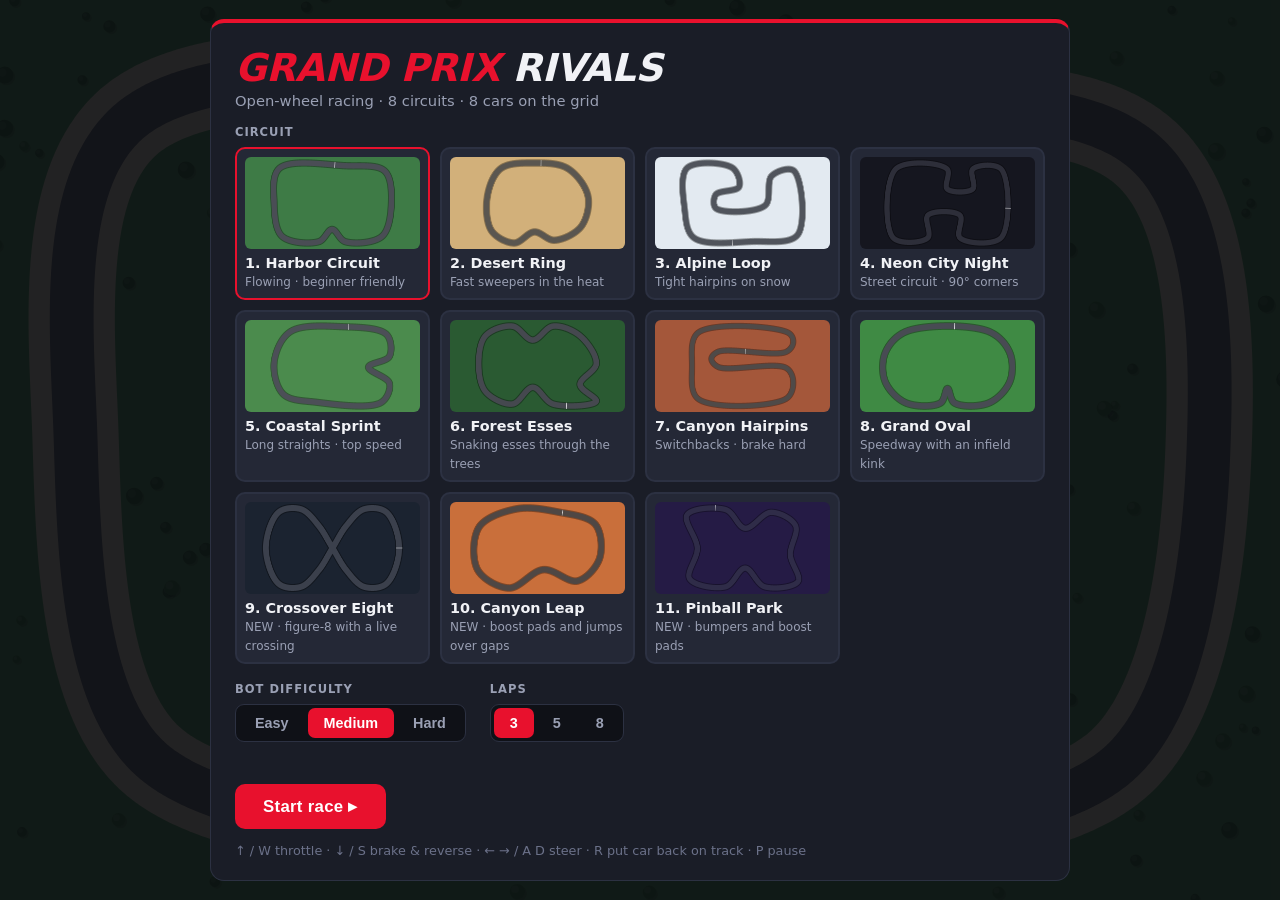
<file: spaces/grand_prix.html>
<!DOCTYPE html>
<html lang="en">
<head>
<meta charset="UTF-8" />
<meta name="viewport" content="width=device-width, initial-scale=1.0" />
<title>Grand Prix Rivals</title>
<style>
  :root {
    --bg: #0f1117; --surface: #1a1d27; --surface2: #242836; --border: #2c3142;
    --text: #f1f2f6; --muted: #9aa0b4; --red: #e8112d; --yellow: #ffd23f; --green: #00b894;
  }
  * { box-sizing: border-box; margin: 0; padding: 0; }
  html, body { height: 100%; overflow: hidden; background: var(--bg); color: var(--text);
    font-family: system-ui, -apple-system, Segoe UI, Roboto, sans-serif; user-select: none; -webkit-user-select: none; }
  canvas#c { display: block; width: 100vw; height: 100vh; touch-action: none; }

  .overlay { position: fixed; inset: 0; display: none; align-items: center; justify-content: center;
    background: rgba(10, 11, 16, 0.86); z-index: 10; padding: 16px; overflow-y: auto; }
  .overlay.show { display: flex; }
  .panel { width: min(860px, 100%); background: var(--surface); border: 1px solid var(--border);
    border-top: 4px solid var(--red); border-radius: 14px; padding: 22px 24px; margin: auto; }
  .brand { font-size: clamp(1.6rem, 4.5vw, 2.4rem); font-weight: 900; font-style: italic; letter-spacing: -0.5px; }
  .brand span { color: var(--red); }
  .sub { color: var(--muted); margin: 2px 0 16px; font-size: 0.92rem; }
  .label { font-size: 0.72rem; text-transform: uppercase; letter-spacing: 1px; color: var(--muted); margin-bottom: 8px; font-weight: 700; }
  .tracks { display: grid; grid-template-columns: repeat(auto-fill, minmax(180px, 1fr)); gap: 10px; margin-bottom: 18px; }
  .track-card { background: var(--surface2); border: 2px solid var(--border); border-radius: 10px; padding: 8px; cursor: pointer;
    transition: border-color 0.15s ease, transform 0.15s ease; }
  .track-card:hover { transform: translateY(-2px); border-color: #4a5068; }
  .track-card.on { border-color: var(--red); }
  .track-card canvas { width: 100%; height: 92px; display: block; border-radius: 6px; }
  .track-card b { display: block; font-size: 0.9rem; margin-top: 6px; }
  .track-card small { color: var(--muted); font-size: 0.75rem; }
  .row { display: flex; gap: 24px; flex-wrap: wrap; margin-bottom: 14px; }
  .seg { display: inline-flex; background: var(--bg); border: 1px solid var(--border); border-radius: 9px; padding: 3px; gap: 3px; }
  .seg button { background: none; border: none; color: var(--muted); padding: 7px 16px; border-radius: 7px; font-weight: 700; cursor: pointer; font-size: 0.9rem; }
  .seg button.on { background: var(--red); color: #fff; }
  .bestline { color: var(--yellow); font-size: 0.85rem; min-height: 1.2em; margin-bottom: 12px; }
  button.go { background: var(--red); color: #fff; border: none; border-radius: 10px; padding: 12px 28px; font-size: 1.05rem;
    font-weight: 800; cursor: pointer; letter-spacing: 0.3px; }
  button.go:hover { filter: brightness(1.12); }
  button.ghost { background: var(--surface2); color: var(--text); border: 1px solid var(--border); border-radius: 10px; padding: 12px 22px;
    font-size: 1rem; font-weight: 700; cursor: pointer; }
  .keys { color: #6b7189; font-size: 0.8rem; margin-top: 14px; }
  .btnrow { display: flex; gap: 10px; flex-wrap: wrap; align-items: center; }

  table.res { width: 100%; border-collapse: collapse; margin: 14px 0 18px; font-variant-numeric: tabular-nums; }
  table.res th { text-align: left; font-size: 0.72rem; text-transform: uppercase; letter-spacing: 1px; color: var(--muted); padding: 6px 8px; }
  table.res td { padding: 8px; border-top: 1px solid var(--border); font-size: 0.95rem; }
  table.res tr.me td { background: rgba(232, 17, 45, 0.14); font-weight: 800; }
  .chip { display: inline-block; width: 10px; height: 10px; border-radius: 3px; margin-right: 8px; vertical-align: middle; }
  .big { font-size: 1.6rem; font-weight: 900; }

  #touch { position: fixed; inset: auto 0 0 0; display: none; justify-content: space-between; padding: 14px; z-index: 5; pointer-events: none; }
  #touch.show { display: flex; }
  #touch .grp { display: flex; gap: 12px; pointer-events: auto; }
  #touch div.b { width: 74px; height: 74px; border-radius: 50%; background: rgba(255,255,255,0.12); border: 2px solid rgba(255,255,255,0.25);
    display: flex; align-items: center; justify-content: center; font-size: 1.6rem; font-weight: 900; color: rgba(255,255,255,0.8); touch-action: none; }
  #touch div.b.down { background: rgba(232, 17, 45, 0.45); }
</style>
</head>
<body>
<canvas id="c"></canvas>

<div id="touch">
  <div class="grp"><div class="b" data-k="left">◀</div><div class="b" data-k="right">▶</div></div>
  <div class="grp"><div class="b" data-k="brake">▼</div><div class="b" data-k="gas">▲</div></div>
</div>

<div id="menu" class="overlay show">
  <div class="panel">
    <div class="brand"><span>GRAND PRIX</span> RIVALS</div>
    <p class="sub">Open-wheel racing · 8 circuits · 8 cars on the grid</p>
    <div class="label">Circuit</div>
    <div id="tracks" class="tracks"></div>
    <div class="row">
      <div>
        <div class="label">Bot difficulty</div>
        <div class="seg" id="diffSeg">
          <button data-v="easy">Easy</button><button data-v="medium">Medium</button><button data-v="hard">Hard</button>
        </div>
      </div>
      <div>
        <div class="label">Laps</div>
        <div class="seg" id="lapSeg">
          <button data-v="3">3</button><button data-v="5">5</button><button data-v="8">8</button>
        </div>
      </div>
    </div>
    <div class="bestline" id="bestline"></div>
    <div class="btnrow"><button class="go" id="startBtn">Start race ▸</button></div>
    <div class="keys">↑ / W throttle · ↓ / S brake &amp; reverse · ← → / A D steer · R put car back on track · P pause</div>
  </div>
</div>

<div id="pause" class="overlay">
  <div class="panel" style="max-width:420px;text-align:center">
    <div class="big">Paused</div>
    <p class="sub" style="margin-top:6px">Press P to resume</p>
    <div class="btnrow" style="justify-content:center">
      <button class="go" id="resumeBtn">Resume</button>
      <button class="ghost" id="restartBtn">Restart</button>
      <button class="ghost" id="quitBtn">Menu</button>
    </div>
  </div>
</div>

<div id="results" class="overlay">
  <div class="panel">
    <div class="label" id="resTrack"></div>
    <div class="big" id="resTitle"></div>
    <div class="sub" id="resSub" style="margin-bottom:0"></div>
    <table class="res">
      <thead><tr><th>Pos</th><th>Driver</th><th>Time</th><th>Best lap</th></tr></thead>
      <tbody id="resBody"></tbody>
    </table>
    <div class="btnrow">
      <button class="go" id="againBtn">Race again</button>
      <button class="ghost" id="menuBtn">Change circuit</button>
    </div>
  </div>
</div>

<script>
(() => {
  // ================= Setup =================
  const cv = document.getElementById("c");
  const ctx = cv.getContext("2d");
  let W = 0, H = 0, DPR = 1;
  function resize() {
    DPR = Math.min(window.devicePixelRatio || 1, 2);
    W = innerWidth; H = innerHeight;
    cv.width = Math.max(1, Math.floor(W * DPR));
    cv.height = Math.max(1, Math.floor(H * DPR));
  }
  addEventListener("resize", resize);
  resize();

  function load(k, d) { try { const v = localStorage.getItem(k); return v == null ? d : JSON.parse(v); } catch (e) { return d; } }
  function save(k, v) { try { localStorage.setItem(k, JSON.stringify(v)); } catch (e) {} }

  // ================= Constants =================
  const SP = 8;          // spacing between centreline samples (px)
  const TW = 124;        // track width
  const VMAX = 640;      // top speed (px/s)
  const ACC = 430;       // engine acceleration
  const BRK = 860;       // braking deceleration
  const ALAT = 1000;     // max lateral acceleration (grip)
  const RMIN = 46;       // tightest turning radius at low speed
  const CAR_R = 14;      // collision radius
  const KMH = 0.55;      // px/s to km/h for the display

  const DIFFS = {
    easy:   { mul: 0.80, label: "Easy" },
    medium: { mul: 0.90, label: "Medium" },
    hard:   { mul: 0.975, label: "Hard" }
  };

  const DRIVERS = [
    { name: "K. Arden",    color: "#00c2ff", helmet: "#ffffff" },
    { name: "M. Vasquez",  color: "#ff8a00", helmet: "#1b1b1b" },
    { name: "T. Okafor",   color: "#2ecc71", helmet: "#ffd23f" },
    { name: "L. Brandt",   color: "#c0c6d4", helmet: "#e8112d" },
    { name: "S. Moreau",   color: "#3d5afe", helmet: "#ffd23f" },
    { name: "J. Lindqvist", color: "#ff4fa3", helmet: "#ffffff" },
    { name: "R. Castellan", color: "#ffd23f", helmet: "#1b1b1b" }
  ];
  const PLAYER = { name: "You", color: "#e8112d", helmet: "#ffd23f" };

  const THEMES = {
    harbor: { ground: "#3e7b46", runoff: "#b9b29a", asphalt: "#4a4d55", kerbA: "#e8112d", kerbB: "#f4f4f4", deco: "trees" },
    desert: { ground: "#d2b07a", runoff: "#c39b63", asphalt: "#5a5650", kerbA: "#e8112d", kerbB: "#f4f4f4", deco: "cacti" },
    alpine: { ground: "#e3eaf1", runoff: "#c4ced8", asphalt: "#50545c", kerbA: "#2b6cff", kerbB: "#f4f4f4", deco: "pines" },
    neon:   { ground: "#15161f", runoff: "#22232e", asphalt: "#2d2e39", kerbA: "#ff2bd6", kerbB: "#20e3ff", deco: "buildings" },
    coast:  { ground: "#4b8b4d", runoff: "#e3d3a0", asphalt: "#4c4f57", kerbA: "#e8112d", kerbB: "#f4f4f4", deco: "palms" },
    forest: { ground: "#2a5a32", runoff: "#76805e", asphalt: "#45484f", kerbA: "#ffd23f", kerbB: "#1d1d1d", deco: "trees" },
    canyon: { ground: "#a4573a", runoff: "#c07a52", asphalt: "#4f4a48", kerbA: "#e8112d", kerbB: "#f4f4f4", deco: "rocks" },
    oval:   { ground: "#3f8a44", runoff: "#a7b49a", asphalt: "#484b53", kerbA: "#e8112d", kerbB: "#f4f4f4", deco: "stands" },
    stadium: { ground: "#1b2330", runoff: "#2a3444", asphalt: "#3b404c", kerbA: "#ffd23f", kerbB: "#1d1d1d", deco: "stands" },
    mesa:    { ground: "#c96f3b", runoff: "#d98c58", asphalt: "#4f4744", kerbA: "#e8112d", kerbB: "#f4f4f4", deco: "rocks" },
    pinball: { ground: "#251b45", runoff: "#33285c", asphalt: "#2f2c48", kerbA: "#ff2bd6", kerbB: "#ffd23f", deco: "buildings" }
  };

  // Gimmick circuits: boost pads, jump ramps over gaps, and bumpers on the racing line.
  const GAP_PTS = 12;          // length of a jump gap, in centreline samples
  const BOOST_TIME = 1.4;      // seconds of extra speed from a boost pad
  const BUMPER_R = 18;

  // Control points on a ~100 x 70 grid; the race runs in point order.
  const TRACK_DEFS = [
    { name: "Harbor Circuit",  tag: "Flowing · beginner friendly", theme: "harbor",
      pts: [[10,10],[60,8],[90,12],[95,35],[88,60],[60,64],[50,55],[40,64],[12,60],[6,35]] },
    { name: "Desert Ring",     tag: "Fast sweepers in the heat", theme: "desert",
      pts: [[15,30],[25,10],[50,6],[75,10],[90,30],[85,52],[65,62],[50,56],[35,64],[18,55]] },
    { name: "Alpine Loop",     tag: "Tight hairpins on snow", theme: "alpine",
      pts: [[10,10],[45,10],[50,24],[32,30],[32,40],[70,38],[75,16],[92,12],[95,60],[60,65],[15,62],[8,40]] },
    { name: "Neon City Night", tag: "Street circuit · 90° corners", theme: "neon",
      pts: [[10,10],[50,10],[50,25],[70,25],[70,10],[92,10],[92,62],[60,62],[60,45],[35,45],[35,62],[8,62]] },
    { name: "Coastal Sprint",  tag: "Long straights · top speed", theme: "coast",
      pts: [[8,35],[20,12],[60,8],[94,14],[96,30],[80,38],[96,50],[90,64],[40,64],[15,58]] },
    { name: "Forest Esses",    tag: "Snaking esses through the trees", theme: "forest",
      pts: [[10,15],[30,8],[45,18],[60,8],[80,15],[92,35],[80,50],[92,62],[60,64],[45,52],[30,64],[10,55],[5,35]] },
    { name: "Canyon Hairpins", tag: "Switchbacks · brake hard", theme: "canyon",
      pts: [[10,8],[90,8],[94,16],[88,24],[28,24],[22,30],[28,37],[88,38],[94,50],[88,64],[10,64],[5,36]] },
    { name: "Grand Oval",      tag: "Speedway with an infield kink", theme: "oval",
      pts: [[20,10],[80,10],[95,25],[95,45],[80,60],[55,60],[50,50],[45,60],[20,60],[5,45],[5,25]] },
    { name: "Crossover Eight", tag: "NEW · figure-8 with a live crossing", theme: "stadium", startFrac: 0,
      pts: Array.from({ length: 16 }, (_, i) => {
        const t = i / 16 * Math.PI * 2, d = 1 + Math.sin(t) ** 2;
        return [50 + 46 * Math.cos(t) / d, 36 + 78 * Math.sin(t) * Math.cos(t) / d];
      }),
      features: { boost: [0.14, 0.36, 0.64, 0.86] } },
    { name: "Canyon Leap",     tag: "NEW · boost pads and jumps over gaps", theme: "mesa",
      pts: [[8,20],[35,7],[65,9],[93,18],[96,42],[80,58],[55,50],[30,63],[7,50]],
      features: { jumps: [0.22, 0.5, 0.76], boostBeforeJumps: true } },
    { name: "Pinball Park",    tag: "NEW · bumpers and boost pads", theme: "pinball",
      pts: [[10,10],[40,6],[55,20],[75,8],[94,18],[90,40],[96,60],[70,64],[55,50],[40,64],[12,58],[18,35]],
      features: {
        bumpers: [[0.08, -30], [0.13, 30], [0.3, 0], [0.42, -30], [0.47, 30], [0.6, 0], [0.72, -30], [0.77, 30]],
        boost: [0.2, 0.53, 0.66]
      } }
  ];

  // ================= Track building =================
  function mulberry32(a) {
    return function () {
      a |= 0; a = a + 0x6D2B79F5 | 0;
      let t = Math.imul(a ^ a >>> 15, 1 | a);
      t = t + Math.imul(t ^ t >>> 7, 61 | t) ^ t;
      return ((t ^ t >>> 14) >>> 0) / 4294967296;
    };
  }

  // Centripetal Catmull-Rom: smooth curve through every control point without loops.
  function crPoint(p0, p1, p2, p3, t) {
    const d = (p, q) => Math.pow(Math.hypot(q.x - p.x, q.y - p.y), 0.5) || 1e-4;
    const t0 = 0, t1 = t0 + d(p0, p1), t2 = t1 + d(p1, p2), t3 = t2 + d(p2, p3);
    const tt = t1 + (t2 - t1) * t;
    const L = (a, b, ta, tb) => ({
      x: (tb - tt) / (tb - ta) * a.x + (tt - ta) / (tb - ta) * b.x,
      y: (tb - tt) / (tb - ta) * a.y + (tt - ta) / (tb - ta) * b.y
    });
    const A1 = L(p0, p1, t0, t1), A2 = L(p1, p2, t1, t2), A3 = L(p2, p3, t2, t3);
    const B1 = L(A1, A2, t0, t2), B2 = L(A2, A3, t1, t3);
    return L(B1, B2, t1, t2);
  }

  function circR(a, b, c) {
    const A = Math.hypot(b.x - c.x, b.y - c.y), B = Math.hypot(a.x - c.x, a.y - c.y), C = Math.hypot(a.x - b.x, a.y - b.y);
    const cross = Math.abs((b.x - a.x) * (c.y - a.y) - (b.y - a.y) * (c.x - a.x));
    return cross < 1e-6 ? 1e9 : A * B * C / (2 * cross);
  }

  function buildTrack(def, seed) {
    const S = 36;
    const cps = def.pts.map(p => ({ x: p[0] * S, y: p[1] * S }));
    const n = cps.length, raw = [];
    for (let i = 0; i < n; i++) {
      const p0 = cps[(i - 1 + n) % n], p1 = cps[i], p2 = cps[(i + 1) % n], p3 = cps[(i + 2) % n];
      for (let k = 0; k < 40; k++) raw.push(crPoint(p0, p1, p2, p3, k / 40));
    }
    // Resample at even spacing.
    let pts = [{ x: raw[0].x, y: raw[0].y }];
    let prev = raw[0], need = SP;
    for (let i = 1; i <= raw.length; i++) {
      const cur = raw[i % raw.length];
      let seg = Math.hypot(cur.x - prev.x, cur.y - prev.y);
      let px = prev.x, py = prev.y;
      while (seg >= need) {
        const t = need / seg;
        px += (cur.x - px) * t; py += (cur.y - py) * t;
        pts.push({ x: px, y: py });
        seg -= need; need = SP;
      }
      need -= seg; prev = cur;
    }
    const last = pts[pts.length - 1];
    if (Math.hypot(last.x - pts[0].x, last.y - pts[0].y) < SP * 0.6) pts.pop();
    let N = pts.length;
    const wrap = i => ((i % N) + N) % N;

    // Corner radius at each point.
    let R = pts.map((p, i) => circR(pts[wrap(i - 5)], p, pts[wrap(i + 5)]));

    // Put the start line on the straightest section, with room for the grid behind it.
    let bestI = 0, bestScore = -1;
    if (def.startFrac != null) bestI = Math.floor(def.startFrac * N) % N;
    else for (let i = 0; i < N; i++) {
      let m = Infinity;
      for (let k = -60; k <= 12; k += 2) m = Math.min(m, R[wrap(i + k)]);
      if (m > bestScore) { bestScore = m; bestI = i; }
    }
    pts = pts.slice(bestI).concat(pts.slice(0, bestI));
    R = R.slice(bestI).concat(R.slice(0, bestI));

    const dir = [], nrm = [];
    for (let i = 0; i < N; i++) {
      const a = pts[wrap(i - 1)], b = pts[wrap(i + 1)];
      const l = Math.hypot(b.x - a.x, b.y - a.y) || 1;
      const tx = (b.x - a.x) / l, ty = (b.y - a.y) / l;
      dir.push({ x: tx, y: ty }); nrm.push({ x: -ty, y: tx });
    }

    // Target speed at each point: grip-limited in corners, then braking zones worked backwards.
    const prof = R.map(r => Math.min(VMAX * 0.97, Math.sqrt(ALAT * 0.88 * r)));
    for (let pass = 0; pass < 3; pass++) {
      for (let i = N - 1; i >= 0; i--) {
        const nx = prof[(i + 1) % N];
        prof[i] = Math.min(prof[i], Math.sqrt(nx * nx + 2 * BRK * 0.72 * SP));
      }
    }

    let minX = Infinity, minY = Infinity, maxX = -Infinity, maxY = -Infinity;
    for (const p of pts) { minX = Math.min(minX, p.x); minY = Math.min(minY, p.y); maxX = Math.max(maxX, p.x); maxY = Math.max(maxY, p.y); }

    const path = new Path2D();
    pts.forEach((p, i) => i ? path.lineTo(p.x, p.y) : path.moveTo(p.x, p.y));
    path.closePath();

    const T = { def, theme: THEMES[def.theme], pts, dir, nrm, R, prof, N, path, minX, minY, maxX, maxY, deco: [] };
    T.length = N * SP;

    // Track features, placed by fraction of a lap from the start line.
    const F = def.features || {};
    const at = f => Math.floor((((f % 1) + 1) % 1) * N);
    T.boosts = []; T.jumps = []; T.bumpers = [];
    let side = 1;
    const addBoost = i => {
      i = wrap(i); side = -side;
      const p = pts[i], nr = nrm[i], d = dir[i];
      T.boosts.push({ i, x: p.x + nr.x * side * 30, y: p.y + nr.y * side * 30, a: Math.atan2(d.y, d.x) });
    };
    for (const f of F.boost || []) addBoost(at(f));
    for (const f of F.jumps || []) {
      // Nudge each ramp onto the straightest nearby stretch so cars arrive fast and level.
      const base = at(f), span = Math.floor(N * 0.06);
      let bi = base, bs = -1;
      for (let k = -span; k <= span; k++) {
        const i = wrap(base + k);
        let m = Infinity;
        for (let j = -30; j <= GAP_PTS + 70; j++) m = Math.min(m, R[wrap(i + j)]);
        if (m > bs) { bs = m; bi = i; }
      }
      const j = { ramp: bi, gap0: wrap(bi + 3), gap1: wrap(bi + 3 + GAP_PTS) };
      const c = pts[wrap(bi + 3 + GAP_PTS / 2)], cd = dir[wrap(bi + 3 + GAP_PTS / 2)];
      j.cx = c.x; j.cy = c.y; j.a = Math.atan2(cd.y, cd.x);
      T.jumps.push(j);
      if (F.boostBeforeJumps) addBoost(bi - 26);
    }
    for (const [f, off] of F.bumpers || []) {
      const i = at(f), p = pts[i], nr = nrm[i];
      T.bumpers.push({ i, off, x: p.x + nr.x * off, y: p.y + nr.y * off, r: BUMPER_R, hit: 0 });
    }
    // Profile: arrive at every ramp fast enough to clear the gap, but plan braking for after landing.
    const rampMin = () => { for (const j of T.jumps) for (let k = -40; k <= GAP_PTS + 4; k++) prof[wrap(j.ramp + k)] = Math.max(prof[wrap(j.ramp + k)], 320); };
    if (T.jumps.length) {
      rampMin();
      for (let pass = 0; pass < 2; pass++) for (let i = N - 1; i >= 0; i--) {
        const nx = prof[(i + 1) % N];
        prof[i] = Math.min(prof[i], Math.sqrt(nx * nx + 2 * BRK * 0.72 * SP));
      }
      rampMin();
    }
    const inChasm = (x, y, pad) => T.jumps.some(j => {
      const dx = x - j.cx, dy = y - j.cy, ca = Math.cos(j.a), sa = Math.sin(j.a);
      return Math.abs(dx * ca + dy * sa) < GAP_PTS * SP / 2 + pad && Math.abs(-dx * sa + dy * ca) < 470 + pad;
    });

    // Scenery placed away from the track.
    const rnd = mulberry32(seed * 977 + 13);
    const type = T.theme.deco;
    const count = type === "stands" ? 70 : type === "buildings" ? 120 : 230;
    let tries = 0;
    while (T.deco.length < count && tries < 6000) {
      tries++;
      const x = minX - 450 + rnd() * (maxX - minX + 900);
      const y = minY - 450 + rnd() * (maxY - minY + 900);
      const size = type === "buildings" ? 40 + rnd() * 70 : type === "stands" ? 1 : 10 + rnd() * 14;
      const [, d] = nearestIdx(T, x, y, -1);
      const clearance = TW / 2 + 70 + (type === "buildings" ? size * 0.75 : size);
      if (d < clearance) continue;
      if (type === "stands" && d > clearance + 90) continue;
      if (inChasm(x, y, size + 20)) continue;
      T.deco.push({ x, y, s: size, r: rnd(), r2: rnd(), a: rnd() * Math.PI * 2 });
    }
    return T;
  }

  function nearestIdx(T, x, y, hint) {
    const N = T.N, P = T.pts;
    let best = 0, bd = Infinity;
    if (hint >= 0) {
      for (let k = -24; k <= 48; k++) {
        const i = (hint + k + N) % N, p = P[i];
        const d = (p.x - x) * (p.x - x) + (p.y - y) * (p.y - y);
        if (d < bd) { bd = d; best = i; }
      }
      if (bd < (TW * 1.6) * (TW * 1.6)) return [best, Math.sqrt(bd)];
    }
    for (let i = 0; i < N; i += 2) {
      const p = P[i];
      const d = (p.x - x) * (p.x - x) + (p.y - y) * (p.y - y);
      if (d < bd) { bd = d; best = i; }
    }
    return [best, Math.sqrt(bd)];
  }

  const TRACKS = TRACK_DEFS.map((d, i) => buildTrack(d, i + 1));

  // ================= Menu =================
  let selTrack = load("gpr.track", 0);
  let selDiff = load("gpr.diff", "medium");
  let selLaps = load("gpr.laps", 3);
  if (!TRACKS[selTrack]) selTrack = 0;
  if (!DIFFS[selDiff]) selDiff = "medium";

  const tracksEl = document.getElementById("tracks");
  TRACKS.forEach((T, i) => {
    const card = document.createElement("div");
    card.className = "track-card";
    card.innerHTML = `<canvas width="360" height="184"></canvas><b>${i + 1}. ${T.def.name}</b><small>${T.def.tag}</small>`;
    const pc = card.querySelector("canvas").getContext("2d");
    pc.fillStyle = T.theme.ground; pc.fillRect(0, 0, 360, 184);
    const sc = Math.min(330 / (T.maxX - T.minX), 160 / (T.maxY - T.minY));
    pc.save();
    pc.translate(180 - (T.minX + T.maxX) / 2 * sc, 92 - (T.minY + T.maxY) / 2 * sc);
    pc.scale(sc, sc);
    pc.lineJoin = "round";
    pc.strokeStyle = "rgba(0,0,0,0.35)"; pc.lineWidth = TW + 70; pc.stroke(T.path);
    pc.strokeStyle = T.theme.asphalt; pc.lineWidth = TW + 20; pc.stroke(T.path);
    pc.strokeStyle = "rgba(255,255,255,0.85)"; pc.lineWidth = 14;
    const p0 = T.pts[0], n0 = T.nrm[0];
    pc.beginPath(); pc.moveTo(p0.x - n0.x * 80, p0.y - n0.y * 80); pc.lineTo(p0.x + n0.x * 80, p0.y + n0.y * 80); pc.stroke();
    pc.restore();
    card.addEventListener("click", () => { selTrack = i; refreshMenu(); });
    tracksEl.appendChild(card);
  });

  function setupSeg(id, get, set) {
    const seg = document.getElementById(id);
    seg.querySelectorAll("button").forEach(b => b.addEventListener("click", () => { set(b.dataset.v); refreshMenu(); }));
    return () => seg.querySelectorAll("button").forEach(b => b.classList.toggle("on", String(get()) === b.dataset.v));
  }
  const refreshDiff = setupSeg("diffSeg", () => selDiff, v => selDiff = v);
  const refreshLaps = setupSeg("lapSeg", () => selLaps, v => selLaps = Number(v));

  function bestKey() { return `gpr.best.${selTrack}`; }
  function refreshMenu() {
    tracksEl.querySelectorAll(".track-card").forEach((c, i) => c.classList.toggle("on", i === selTrack));
    refreshDiff(); refreshLaps();
    const b = load(bestKey(), null);
    document.getElementById("bestline").textContent = b ? `Your best lap on ${TRACKS[selTrack].def.name}: ${fmt(b)}` : "";
    save("gpr.track", selTrack); save("gpr.diff", selDiff); save("gpr.laps", selLaps);
  }

  function fmt(t) {
    if (t == null || !isFinite(t)) return "—";
    const m = Math.floor(t / 60), s = t - m * 60;
    return `${m}:${s < 10 ? "0" : ""}${s.toFixed(3)}`;
  }

  // ================= Race state =================
  let T = TRACKS[0];
  let cars = [], player = null;
  let state = "menu";          // menu | countdown | race | done
  let paused = false;
  let cdT = 0, lightsOutAt = 0, raceT = 0, laps = 3, finishOrder = [], doneT = 0;
  let cam = { x: 0, y: 0, a: 0, z: 1 };
  let skids = [];
  let toastText = "", toastT = 0;
  let shake = 0;

  function makeCar(info, slot, isPlayer, mul) {
    const N = T.N;
    const back = 5 + slot * 6;
    const i = (N - back) % N;
    const p = T.pts[i], d = T.dir[i], nr = T.nrm[i];
    const side = slot % 2 === 0 ? -1 : 1;
    return {
      name: info.name, color: info.color, helmet: info.helmet, isPlayer,
      x: p.x + nr.x * side * 26, y: p.y + nr.y * side * 26, h: Math.atan2(d.y, d.x),
      v: 0, steer: 0, idx: i, off: 0, lap: 0, half: true, prog: 0,
      lapStart: 0, lastLap: null, best: null, finished: false, finishTime: null,
      mul, lane: (Math.random() - 0.5) * 30, laneCur: 0, stuckT: 0, grid: slot,
      air: 0, airMax: 1, boostT: 0
    };
  }

  function startRace() {
    T = TRACKS[selTrack];
    laps = selLaps;
    const base = DIFFS[selDiff].mul;
    cars = [];
    const playerSlot = 5;
    let b = 0;
    for (let slot = 0; slot < 8; slot++) {
      if (slot === playerSlot) { player = makeCar(PLAYER, slot, true, 1); cars.push(player); }
      else {
        // Cars higher on the grid are slightly quicker.
        const mul = base * (1.012 - b * 0.006);
        cars.push(makeCar(DRIVERS[b], slot, false, mul)); b++;
      }
    }
    for (const b of T.bumpers) b.hit = 0;
    finishOrder = []; skids = []; raceT = 0; cdT = 0; doneT = 0;
    lightsOutAt = 3.2 + 0.4 + Math.random() * 0.9;
    state = "countdown"; paused = false;
    cam.x = player.x; cam.y = player.y; cam.a = player.h + Math.PI / 2;
    document.getElementById("menu").classList.remove("show");
    document.getElementById("results").classList.remove("show");
    document.getElementById("pause").classList.remove("show");
    toast("");
  }

  function toMenu() {
    state = "menu"; paused = false;
    document.getElementById("pause").classList.remove("show");
    document.getElementById("results").classList.remove("show");
    document.getElementById("menu").classList.add("show");
    refreshMenu();
  }

  function toast(t) { toastText = t; toastT = t ? 1.8 : 0; }

  // ================= Physics & AI =================
  const keys = {};
  const touch = { left: false, right: false, gas: false, brake: false };

  function playerInput() {
    const thr = (keys.ArrowUp || keys.KeyW || touch.gas) ? 1 : 0;
    const brk = (keys.ArrowDown || keys.KeyS || touch.brake) ? 1 : 0;
    const str = ((keys.ArrowRight || keys.KeyD || touch.right) ? 1 : 0) - ((keys.ArrowLeft || keys.KeyA || touch.left) ? 1 : 0);
    return { thr, brk, str };
  }

  function angDiff(a, b) {
    let d = a - b;
    while (d > Math.PI) d -= Math.PI * 2;
    while (d < -Math.PI) d += Math.PI * 2;
    return d;
  }

  function botInput(c, dt) {
    const N = T.N;
    const la = Math.round((46 + Math.abs(c.v) * 0.3) / SP);
    const ti = (c.idx + la) % N;
    // Pick a lateral offset; move aside for a slower car directly ahead.
    let off = c.lane;
    const ch = Math.cos(c.h), sh = Math.sin(c.h);
    // Steer around bumpers coming up on the racing line.
    let dodging = false;
    for (const b of T.bumpers) {
      const ahead = (b.i - c.idx + N) % N;
      if (ahead > 40 && ahead < N - 3) continue;
      if (b.off > 8) off = b.off - 52;
      else if (b.off < -8) off = b.off + 52;
      else off = c.laneCur >= 0 ? 46 : -46;
      dodging = true;
      break;
    }
    if (!dodging) for (const o of cars) {
      if (o === c) continue;
      const dx = o.x - c.x, dy = o.y - c.y;
      const fwd = dx * ch + dy * sh, lat = -dx * sh + dy * ch;
      if (fwd > 0 && fwd < 95 && Math.abs(lat) < 28 && o.v < c.v + 15) { off = lat > 0 ? lat - 40 : lat + 40; break; }
    }
    off = Math.max(-TW * 0.38, Math.min(TW * 0.38, off));
    c.laneCur += (off - c.laneCur) * Math.min(1, dt * (dodging ? 4 : 2.2));
    const tp = T.pts[ti], nr = T.nrm[ti];
    const tx = tp.x + nr.x * c.laneCur, ty = tp.y + nr.y * c.laneCur;
    const desired = Math.atan2(ty - c.y, tx - c.x);
    const str = Math.max(-1, Math.min(1, angDiff(desired, c.h) * 3));

    let vt = Infinity;
    for (let k = 0; k < 6; k++) vt = Math.min(vt, T.prof[(c.idx + k * 3) % N]);
    vt *= c.finished ? 0.55 : c.mul;
    const thr = c.v < vt - 4 ? 1 : 0;
    const brk = c.v > vt + 10 ? Math.min(1, (c.v - vt) / 60) : 0;
    return { thr, brk, str };
  }

  function physics(c, inp, dt) {
    if (c.air > 0) {
      // Airborne: carry momentum with a gentle assist that lines the car up with the road for landing.
      c.air -= dt;
      const d = T.dir[c.idx];
      const turn = angDiff(Math.atan2(d.y, d.x), c.h);
      c.h += Math.max(-1.3 * dt, Math.min(1.3 * dt, turn));
      c.x += Math.cos(c.h) * c.v * dt;
      c.y += Math.sin(c.h) * c.v * dt;
      return;
    }
    const offTrack = c.off > TW / 2 + 4;
    const boosting = c.boostT > 0;
    if (boosting) c.boostT -= dt;
    const vmaxEff = VMAX * (offTrack ? 0.42 : 1) * (boosting ? 1.32 : 1);
    c.steer += (inp.str - c.steer) * Math.min(1, dt * 10);
    if (boosting && !offTrack) c.v += 520 * dt;
    if (inp.thr && c.v >= -5) c.v += ACC * (1 - Math.max(0, c.v) / vmaxEff) * dt;
    if (inp.brk) {
      if (c.v > 5) c.v -= BRK * dt * inp.brk;
      else c.v = Math.max(-140, c.v - 260 * dt);
    }
    if (!inp.thr && !inp.brk) c.v -= Math.sign(c.v) * Math.min(Math.abs(c.v), 90 * dt);
    if (inp.thr && c.v < -5) c.v += BRK * dt;
    c.v -= c.v * 0.05 * dt;
    if (c.v > vmaxEff) c.v -= Math.min(c.v - vmaxEff, 620 * dt);

    const av = Math.abs(c.v);
    const yawMax = Math.min(av / RMIN, ALAT / Math.max(av, 1));
    c.h += c.steer * yawMax * Math.sign(c.v) * dt;
    c.x += Math.cos(c.h) * c.v * dt;
    c.y += Math.sin(c.h) * c.v * dt;

    // Tyre marks when cornering hard.
    if (Math.abs(c.steer) > 0.75 && av > 330 && !offTrack && Math.random() < 0.5) {
      const ch = Math.cos(c.h), sh = Math.sin(c.h);
      for (const s of [-1, 1]) skids.push({ x: c.x - ch * 14 - sh * 8 * s, y: c.y - sh * 14 + ch * 8 * s, a: c.h, t: 6 });
      if (skids.length > 900) skids.splice(0, skids.length - 900);
    }
  }

  function collide() {
    // Bumpers knock cars aside and scrub off speed.
    for (const c of cars) {
      if (c.air > 0) continue;
      for (const b of T.bumpers) {
        const dx = c.x - b.x, dy = c.y - b.y, d = Math.hypot(dx, dy), min = CAR_R + b.r;
        if (d <= 0 || d >= min) continue;
        const nx = dx / d, ny = dy / d;
        c.x = b.x + nx * min; c.y = b.y + ny * min;
        let vx = Math.cos(c.h) * c.v, vy = Math.sin(c.h) * c.v;
        const dot = vx * nx + vy * ny;
        if (dot < 0) {
          vx -= 2 * dot * nx; vy -= 2 * dot * ny;
          const turn = Math.max(-1, Math.min(1, angDiff(Math.atan2(vy, vx), c.h)));
          c.h += turn;
          c.v = Math.max(60, Math.abs(c.v) * 0.6);
          b.hit = 0.35;
          if (c.isPlayer) shake = 0.25;
        }
      }
    }
    for (let i = 0; i < cars.length; i++) {
      for (let j = i + 1; j < cars.length; j++) {
        const a = cars[i], b = cars[j];
        if (a.air > 0 || b.air > 0) continue;
        const dx = b.x - a.x, dy = b.y - a.y, d = Math.hypot(dx, dy);
        if (d > 0 && d < CAR_R * 2) {
          const push = (CAR_R * 2 - d) / 2, nx = dx / d, ny = dy / d;
          a.x -= nx * push; a.y -= ny * push; b.x += nx * push; b.y += ny * push;
          // The car running into the other one loses a little speed.
          const aFwd = Math.cos(a.h) * nx + Math.sin(a.h) * ny;
          const bFwd = -(Math.cos(b.h) * nx + Math.sin(b.h) * ny);
          if (aFwd > 0.3) a.v *= 0.97;
          if (bFwd > 0.3) b.v *= 0.97;
        }
      }
    }
  }

  function resetToTrack(c) {
    const i = c.idx, p = T.pts[i], d = T.dir[i];
    c.x = p.x; c.y = p.y; c.h = Math.atan2(d.y, d.x); c.v = 0; c.steer = 0; c.stuckT = 0;
  }

  // Did a car moving from index a to b pass index k?
  function passed(a, b, k) {
    const N = T.N, step = (b - a + N) % N;
    if (step === 0 || step > N / 2) return false;
    const d = (k - a + N) % N;
    return d > 0 && d <= step;
  }
  function inSpan(i, a, b) { return a <= b ? i >= a && i < b : i >= a || i < b; }

  function features(c, prev, idx) {
    for (const j of T.jumps) {
      if (c.air <= 0 && passed(prev, idx, j.ramp) && c.off < TW / 2 + 6) {
        c.airMax = c.air = 0.3 + Math.max(0, c.v) / 2000;
      }
      if (c.air <= 0 && inSpan(idx, j.gap0, j.gap1)) {
        // Came up short: drop back in after the gap.
        const ni = (j.gap1 + 4) % T.N, p = T.pts[ni], d = T.dir[ni];
        c.x = p.x; c.y = p.y; c.h = Math.atan2(d.y, d.x); c.v = 90; c.idx = ni; c.steer = 0;
        if (c.isPlayer) { toast("Missed the jump!"); shake = 0.4; }
        return ni;
      }
    }
    if (c.air <= 0) for (const b of T.boosts) {
      if (passed(prev, idx, b.i) && Math.hypot(c.x - b.x, c.y - b.y) < 40) c.boostT = BOOST_TIME;
    }
    return idx;
  }

  function progress(c) {
    const N = T.N, prev = c.idx;
    let [idx, dist] = nearestIdx(T, c.x, c.y, c.idx);
    c.off = dist;
    idx = features(c, prev, idx);
    c.idx = idx;
    if (idx > N * 0.4 && idx < N * 0.6) c.half = true;
    if (prev > N * 0.85 && idx < N * 0.15 && c.half) {
      c.half = false;
      if (c.lap >= 1) {
        const lt = raceT - c.lapStart;
        c.lastLap = lt;
        if (c.best == null || lt < c.best) c.best = lt;
        if (c.isPlayer && !c.finished) {
          const key = `gpr.best.${selTrack}`;
          const pb = load(key, null);
          if (pb == null || lt < pb) { save(key, lt); toast(`New personal best · ${fmt(lt)}`); }
          else toast(`Lap ${c.lap} · ${fmt(lt)}`);
        }
      }
      c.lap++; c.lapStart = raceT;
      if (c.lap > laps && !c.finished) {
        c.finished = true; c.finishTime = raceT; finishOrder.push(c);
        if (c.isPlayer) { state = "done"; doneT = 0; }
      }
    } else if (prev < N * 0.15 && idx > N * 0.85 && !c.finished) {
      // Reversed back over the line.
      c.lap = Math.max(0, c.lap - 1); c.half = true;
    }
    c.prog = c.lap * N + c.idx;
  }

  function standings() {
    return cars.slice().sort((a, b) => {
      if (a.finished && b.finished) return a.finishTime - b.finishTime;
      if (a.finished) return -1;
      if (b.finished) return 1;
      return b.prog - a.prog;
    });
  }

  function showResults() {
    const order = standings();
    const pos = order.indexOf(player) + 1;
    const winner = order[0];
    document.getElementById("resTrack").textContent = `${T.def.name} · ${DIFFS[selDiff].label} bots · ${laps} laps`;
    document.getElementById("resTitle").textContent = pos === 1 ? "Victory! 🏆" : pos <= 3 ? `Podium! P${pos}` : `Finished P${pos}`;
    document.getElementById("resSub").textContent = player.best ? `Your best lap: ${fmt(player.best)}` : "";
    const body = document.getElementById("resBody");
    body.innerHTML = "";
    order.forEach((c, i) => {
      const tr = document.createElement("tr");
      if (c.isPlayer) tr.className = "me";
      let time;
      if (c.finished) time = i === 0 ? fmt(c.finishTime) : `+${(c.finishTime - winner.finishTime).toFixed(3)}s`;
      else time = c.lap < laps ? `${laps - c.lap + 1} laps left` : "On last lap";
      tr.innerHTML = `<td>P${i + 1}</td><td><span class="chip" style="background:${c.color}"></span>${c.name}</td><td>${time}</td><td>${fmt(c.best)}</td>`;
      body.appendChild(tr);
    });
    document.getElementById("results").classList.add("show");
  }

  function update(dt) {
    if (toastT > 0) toastT -= dt;
    if (shake > 0) shake -= dt;
    for (const b of T.bumpers) if (b.hit > 0) b.hit -= dt;
    for (const s of skids) s.t -= dt;
    if (skids.length && skids[0].t <= 0) skids = skids.filter(s => s.t > 0);
    if (state === "menu" || paused) return;

    if (state === "countdown") {
      cdT += dt;
      if (cdT >= lightsOutAt) { state = "race"; raceT = 0; for (const c of cars) c.lapStart = 0; }
    } else {
      raceT += dt;
      for (const c of cars) {
        const inp = (c.isPlayer && !c.finished) ? playerInput() : botInput(c, dt);
        physics(c, inp, dt);
      }
      collide();
      for (const c of cars) {
        progress(c);
        if (!c.isPlayer || c.finished) {
          c.stuckT = Math.abs(c.v) < 25 ? c.stuckT + dt : 0;
          if (c.stuckT > 2.5) resetToTrack(c);
        }
      }
      if (state === "done") {
        doneT += dt;
        if (doneT > 2 && !document.getElementById("results").classList.contains("show")) showResults();
      }
    }

    // Camera: follow the player with the car pointing up the screen.
    const lead = Math.max(0, player.v) * 0.18;
    const tx = player.x + Math.cos(player.h) * lead, ty = player.y + Math.sin(player.h) * lead;
    const k = Math.min(1, dt * 6);
    cam.x += (tx - cam.x) * k; cam.y += (ty - cam.y) * k;
    cam.a += angDiff(player.h + Math.PI / 2, cam.a) * Math.min(1, dt * 5);
    const zTarget = Math.min(W, H) / 640 * (1.15 - Math.min(1, Math.abs(player.v) / VMAX) * 0.3);
    cam.z += (zTarget - cam.z) * Math.min(1, dt * 2);
  }

  // ================= Drawing =================
  function drawDeco(type, d) {
    switch (type) {
      case "trees":
        ctx.fillStyle = "rgba(0,0,0,0.18)"; ctx.beginPath(); ctx.arc(d.x + 5, d.y + 5, d.s, 0, Math.PI * 2); ctx.fill();
        ctx.fillStyle = d.r > 0.5 ? "#1f4d27" : "#28602f"; ctx.beginPath(); ctx.arc(d.x, d.y, d.s, 0, Math.PI * 2); ctx.fill();
        ctx.fillStyle = "rgba(255,255,255,0.08)"; ctx.beginPath(); ctx.arc(d.x - d.s * 0.3, d.y - d.s * 0.3, d.s * 0.5, 0, Math.PI * 2); ctx.fill();
        break;
      case "pines":
        ctx.fillStyle = "rgba(0,0,0,0.12)"; ctx.beginPath(); ctx.arc(d.x + 4, d.y + 4, d.s, 0, Math.PI * 2); ctx.fill();
        ctx.fillStyle = "#2e4d3a";
        ctx.beginPath();
        for (let i = 0; i < 16; i++) { const a = i / 16 * Math.PI * 2, r = i % 2 ? d.s * 0.55 : d.s; ctx.lineTo(d.x + Math.cos(a) * r, d.y + Math.sin(a) * r); }
        ctx.fill();
        ctx.fillStyle = "#f4f7fa"; ctx.beginPath(); ctx.arc(d.x, d.y, d.s * 0.25, 0, Math.PI * 2); ctx.fill();
        break;
      case "cacti":
        ctx.fillStyle = "rgba(0,0,0,0.12)"; ctx.beginPath(); ctx.arc(d.x + 3, d.y + 3, d.s * 0.55, 0, Math.PI * 2); ctx.fill();
        ctx.fillStyle = d.r > 0.6 ? "#8c6a43" : "#4f7f3a";
        ctx.beginPath(); ctx.arc(d.x, d.y, d.s * 0.5, 0, Math.PI * 2); ctx.fill();
        break;
      case "rocks":
        ctx.fillStyle = "rgba(0,0,0,0.15)"; ctx.beginPath(); ctx.arc(d.x + 5, d.y + 5, d.s * 1.1, 0, Math.PI * 2); ctx.fill();
        ctx.fillStyle = d.r > 0.5 ? "#7a3e28" : "#8f4c31";
        ctx.beginPath();
        for (let i = 0; i < 7; i++) { const a = d.a + i / 7 * Math.PI * 2, r = d.s * (0.8 + ((i * 37 + d.r2 * 10) % 1) * 0.5); ctx.lineTo(d.x + Math.cos(a) * r, d.y + Math.sin(a) * r); }
        ctx.fill();
        break;
      case "palms":
        ctx.strokeStyle = "#2f7a3a"; ctx.lineWidth = 5; ctx.lineCap = "round";
        for (let i = 0; i < 6; i++) {
          const a = d.a + i / 6 * Math.PI * 2;
          ctx.beginPath(); ctx.moveTo(d.x, d.y); ctx.lineTo(d.x + Math.cos(a) * d.s * 1.2, d.y + Math.sin(a) * d.s * 1.2); ctx.stroke();
        }
        ctx.fillStyle = "#6b4b2a"; ctx.beginPath(); ctx.arc(d.x, d.y, 4, 0, Math.PI * 2); ctx.fill();
        break;
      case "buildings": {
        const w = d.s, h = d.s * (0.6 + d.r2 * 0.8);
        ctx.save(); ctx.translate(d.x, d.y); ctx.rotate(d.a);
        ctx.fillStyle = "rgba(0,0,0,0.35)"; ctx.fillRect(-w / 2 + 8, -h / 2 + 8, w, h);
        ctx.fillStyle = "#1e2030"; ctx.fillRect(-w / 2, -h / 2, w, h);
        ctx.strokeStyle = d.r > 0.5 ? "#20e3ff" : "#ff2bd6"; ctx.lineWidth = 2; ctx.strokeRect(-w / 2, -h / 2, w, h);
        ctx.fillStyle = "rgba(255,230,140,0.55)";
        for (let gx = -w / 2 + 8; gx < w / 2 - 6; gx += 12) for (let gy = -h / 2 + 8; gy < h / 2 - 6; gy += 12) if ((gx * 7 + gy * 13 + d.r * 100) % 3 < 1.2) ctx.fillRect(gx, gy, 4, 4);
        ctx.restore();
        break;
      }
      case "stands": {
        const [i] = nearestIdx(T, d.x, d.y, -1);
        const dir = T.dir[i];
        ctx.save(); ctx.translate(d.x, d.y); ctx.rotate(Math.atan2(dir.y, dir.x));
        ctx.fillStyle = "#6d7380"; ctx.fillRect(-60, -16, 120, 32);
        const cols = ["#e8112d", "#ffd23f", "#3d5afe", "#ffffff", "#2ecc71"];
        for (let k = 0; k < 40; k++) { ctx.fillStyle = cols[(k * 7 + Math.floor(d.r * 10)) % 5]; ctx.fillRect(-56 + (k % 20) * 5.6, -11 + Math.floor(k / 20) * 11, 3, 3); }
        ctx.restore();
        break;
      }
    }
  }

  function drawCar(c) {
    // Airborne cars grow towards the camera and cast a shadow that drifts away.
    const lift = c.air > 0 ? Math.sin(Math.PI * (1 - c.air / c.airMax)) : 0;
    const s = 1 + lift * 0.45;
    if (lift > 0) {
      ctx.save();
      ctx.translate(c.x + lift * 22, c.y + lift * 22);
      ctx.rotate(c.h);
      ctx.fillStyle = `rgba(0,0,0,${0.3 - lift * 0.12})`;
      ctx.fillRect(-19, -11, 42, 24);
      ctx.restore();
    }
    ctx.save();
    ctx.translate(c.x, c.y);
    ctx.rotate(c.h);
    ctx.scale(s, s);
    if (c.boostT > 0 && c.air <= 0) {
      // Exhaust flame while boosting
      const fl = 14 + Math.random() * 10;
      ctx.fillStyle = "rgba(0,229,255,0.85)";
      ctx.beginPath(); ctx.moveTo(-21, -4); ctx.lineTo(-21 - fl, 0); ctx.lineTo(-21, 4); ctx.closePath(); ctx.fill();
      ctx.fillStyle = "rgba(255,255,255,0.9)";
      ctx.beginPath(); ctx.moveTo(-21, -2); ctx.lineTo(-21 - fl * 0.5, 0); ctx.lineTo(-21, 2); ctx.closePath(); ctx.fill();
    }
    ctx.fillStyle = "rgba(0,0,0,0.28)";
    if (lift <= 0) ctx.fillRect(-19, -11, 42, 24);
    // tyres
    ctx.fillStyle = "#111";
    ctx.fillRect(-16, -13, 11, 6); ctx.fillRect(-16, 7, 11, 6);
    ctx.fillRect(8, -12, 9, 5); ctx.fillRect(8, 7, 9, 5);
    // rear wing
    ctx.fillStyle = "#222"; ctx.fillRect(-21, -10, 5, 20);
    ctx.fillStyle = c.color; ctx.fillRect(-21, -10, 5, 3); ctx.fillRect(-21, 7, 5, 3);
    // body
    ctx.fillStyle = c.color;
    ctx.beginPath();
    ctx.moveTo(-17, -6); ctx.lineTo(2, -7); ctx.lineTo(16, -2.5); ctx.lineTo(24, -1); ctx.lineTo(24, 1); ctx.lineTo(16, 2.5); ctx.lineTo(2, 7); ctx.lineTo(-17, 6);
    ctx.closePath(); ctx.fill();
    ctx.fillStyle = "rgba(0,0,0,0.22)"; ctx.fillRect(-10, -8, 12, 3); ctx.fillRect(-10, 5, 12, 3);
    // front wing
    ctx.fillStyle = "#222"; ctx.fillRect(21, -11, 4, 22);
    ctx.fillStyle = c.color; ctx.fillRect(21, -11, 4, 3); ctx.fillRect(21, 8, 4, 3);
    // cockpit + helmet
    ctx.fillStyle = "#111"; ctx.beginPath(); ctx.ellipse(-1, 0, 6, 4, 0, 0, Math.PI * 2); ctx.fill();
    ctx.fillStyle = c.helmet; ctx.beginPath(); ctx.arc(-1, 0, 3.2, 0, Math.PI * 2); ctx.fill();
    ctx.restore();
  }

  function drawWorld() {
    const th = T.theme;
    ctx.setTransform(DPR, 0, 0, DPR, 0, 0);
    ctx.fillStyle = th.ground;
    ctx.fillRect(0, 0, W, H);
    if (shake > 0) ctx.translate((Math.random() - 0.5) * 24 * shake, (Math.random() - 0.5) * 24 * shake);
    ctx.translate(W / 2, H * 0.64);
    ctx.rotate(-cam.a);
    ctx.scale(cam.z, cam.z);
    ctx.translate(-cam.x, -cam.y);

    ctx.lineJoin = "round"; ctx.lineCap = "round";
    ctx.strokeStyle = th.runoff; ctx.lineWidth = TW + 120; ctx.stroke(T.path);
    ctx.strokeStyle = th.kerbB; ctx.lineWidth = TW + 18; ctx.stroke(T.path);
    ctx.setLineDash([22, 22]); ctx.lineCap = "butt";
    ctx.strokeStyle = th.kerbA; ctx.lineWidth = TW + 18; ctx.stroke(T.path);
    ctx.setLineDash([]); ctx.lineCap = "round";
    ctx.strokeStyle = th.asphalt; ctx.lineWidth = TW; ctx.stroke(T.path);
    ctx.strokeStyle = "rgba(255,255,255,0.75)"; ctx.lineWidth = 2;
    ctx.save(); ctx.lineWidth = TW - 8; ctx.strokeStyle = "rgba(255,255,255,0.03)"; ctx.stroke(T.path); ctx.restore();
    drawFeatures();

    // Grid boxes
    ctx.strokeStyle = "rgba(255,255,255,0.7)"; ctx.lineWidth = 3;
    for (let slot = 0; slot < 8; slot++) {
      const i = (T.N - (5 + slot * 6)) % T.N, p = T.pts[i], d = T.dir[i], nr = T.nrm[i];
      const side = slot % 2 === 0 ? -1 : 1;
      const cx = p.x + nr.x * side * 26 + d.x * 24, cy = p.y + nr.y * side * 26 + d.y * 24;
      ctx.beginPath(); ctx.moveTo(cx - nr.x * 14, cy - nr.y * 14); ctx.lineTo(cx + nr.x * 14, cy + nr.y * 14); ctx.stroke();
    }

    // Start / finish chequers
    const p0 = T.pts[0], d0 = T.dir[0], n0 = T.nrm[0];
    ctx.save();
    ctx.translate(p0.x, p0.y);
    ctx.rotate(Math.atan2(d0.y, d0.x));
    const cells = 12, cs = TW / cells;
    for (let r = 0; r < 2; r++) for (let k = 0; k < cells; k++) {
      ctx.fillStyle = (r + k) % 2 ? "#111" : "#fff";
      ctx.fillRect(-cs + r * cs, -TW / 2 + k * cs, cs, cs);
    }
    ctx.restore();

    // Tyre marks
    ctx.fillStyle = "rgba(20,20,20,0.35)";
    for (const s of skids) {
      ctx.save(); ctx.translate(s.x, s.y); ctx.rotate(s.a);
      ctx.globalAlpha = Math.min(1, s.t / 2); ctx.fillRect(-4, -2, 8, 4);
      ctx.restore();
    }
    ctx.globalAlpha = 1;

    // Scenery near the camera
    const viewR = Math.hypot(W, H) / cam.z * 0.75 + 120;
    for (const d of T.deco) {
      if (Math.abs(d.x - cam.x) > viewR || Math.abs(d.y - cam.y) > viewR) continue;
      drawDeco(th.deco, d);
    }

    drawBumpers();
    for (const c of cars) if (!c.isPlayer && c.air <= 0) drawCar(c);
    if (player.air <= 0) drawCar(player);
    for (const c of cars) if (!c.isPlayer && c.air > 0) drawCar(c);
    if (player.air > 0) drawCar(player);
  }

  function drawFeatures() {
    // Canyon gaps cut across the road, with a striped ramp in front of each.
    for (const j of T.jumps) {
      ctx.save();
      ctx.translate(j.cx, j.cy); ctx.rotate(j.a);
      const gl = GAP_PTS * SP;
      ctx.fillStyle = "#5a2a12"; ctx.fillRect(-gl / 2 - 6, -470, gl + 12, 940);
      ctx.fillStyle = "#2b1207"; ctx.fillRect(-gl / 2 + 8, -470, gl - 16, 940);
      ctx.fillStyle = "#130703"; ctx.fillRect(-gl / 2 + 22, -470, gl - 44, 940);
      ctx.restore();
      const p = T.pts[j.ramp], d = T.dir[j.ramp];
      ctx.save();
      ctx.translate(p.x, p.y); ctx.rotate(Math.atan2(d.y, d.x));
      ctx.fillStyle = "#ffd23f"; ctx.fillRect(0, -TW / 2, 26, TW);
      ctx.fillStyle = "#1d1d1d";
      for (let k = -TW / 2; k < TW / 2; k += 20) {
        ctx.beginPath(); ctx.moveTo(0, k); ctx.lineTo(10, k); ctx.lineTo(26, k + 10); ctx.lineTo(16, k + 10); ctx.closePath(); ctx.fill();
      }
      ctx.restore();
    }
    // Boost pads: glowing chevrons
    const pulse = 0.6 + 0.4 * Math.sin(clock * 8);
    for (const b of T.boosts) {
      ctx.save();
      ctx.translate(b.x, b.y); ctx.rotate(b.a);
      ctx.fillStyle = `rgba(0,229,255,${0.25 + 0.2 * pulse})`;
      ctx.fillRect(-24, -18, 48, 36);
      ctx.strokeStyle = "#e9fdff"; ctx.lineWidth = 4; ctx.lineJoin = "miter";
      for (const ox of [-14, -2, 10]) {
        ctx.globalAlpha = 0.5 + 0.5 * pulse;
        ctx.beginPath(); ctx.moveTo(ox, -11); ctx.lineTo(ox + 9, 0); ctx.lineTo(ox, 11); ctx.stroke();
      }
      ctx.globalAlpha = 1;
      ctx.restore();
    }
  }

  function drawBumpers() {
    for (const b of T.bumpers) {
      const h = Math.max(0, b.hit) / 0.35;
      const r = b.r * (1 + h * 0.25);
      ctx.fillStyle = "rgba(0,0,0,0.3)";
      ctx.beginPath(); ctx.arc(b.x + 5, b.y + 5, r, 0, Math.PI * 2); ctx.fill();
      ctx.fillStyle = h > 0 ? "#ffffff" : "#ff2bd6";
      ctx.beginPath(); ctx.arc(b.x, b.y, r, 0, Math.PI * 2); ctx.fill();
      ctx.strokeStyle = "#ffd23f"; ctx.lineWidth = 5;
      ctx.beginPath(); ctx.arc(b.x, b.y, r - 2.5, 0, Math.PI * 2); ctx.stroke();
      ctx.fillStyle = "#ffd23f";
      ctx.beginPath(); ctx.arc(b.x, b.y, r * 0.35, 0, Math.PI * 2); ctx.fill();
      if (h > 0) {
        ctx.strokeStyle = `rgba(255,210,63,${h})`; ctx.lineWidth = 3;
        ctx.beginPath(); ctx.arc(b.x, b.y, r + 14 * (1 - h) + 6, 0, Math.PI * 2); ctx.stroke();
      }
    }
  }

  function rr(x, y, w, h, r) {
    ctx.beginPath();
    ctx.moveTo(x + r, y); ctx.arcTo(x + w, y, x + w, y + h, r); ctx.arcTo(x + w, y + h, x, y + h, r);
    ctx.arcTo(x, y + h, x, y, r); ctx.arcTo(x, y, x + w, y, r); ctx.closePath();
  }

  function txt(s, x, y, size, col, align = "left", weight = 800) {
    ctx.font = `${weight} ${size}px system-ui, -apple-system, Segoe UI, Roboto, sans-serif`;
    ctx.textAlign = align; ctx.textBaseline = "middle"; ctx.fillStyle = col;
    ctx.fillText(s, x, y);
  }

  function drawHUD() {
    ctx.setTransform(DPR, 0, 0, DPR, 0, 0);
    const small = W < 700;

    // Leaderboard tower
    const order = standings();
    const rowH = 24, bx = 12, by = 12;
    ctx.fillStyle = "rgba(15,17,23,0.82)";
    rr(bx, by, 168, 30 + order.length * rowH, 10); ctx.fill();
    txt(`LAP ${Math.min(Math.max(player.lap, 1), laps)}/${laps}`, bx + 12, by + 16, 13, "#ffd23f");
    order.forEach((c, i) => {
      const y = by + 32 + i * rowH + rowH / 2 - 2;
      if (c.isPlayer) { ctx.fillStyle = "rgba(232,17,45,0.35)"; ctx.fillRect(bx + 4, y - rowH / 2 + 1, 160, rowH - 2); }
      txt(String(i + 1), bx + 20, y, 13, "#9aa0b4", "center");
      ctx.fillStyle = c.color; ctx.fillRect(bx + 32, y - 7, 4, 14);
      txt(c.name, bx + 44, y, 13, "#f1f2f6", "left", c.isPlayer ? 900 : 600);
      if (c.finished) txt("🏁", bx + 152, y, 12, "#fff", "center");
    });

    // Minimap
    const mw = small ? 130 : 190, mh = small ? 90 : 130;
    const mx = W - mw - 12, my = 12;
    ctx.fillStyle = "rgba(15,17,23,0.82)"; rr(mx, my, mw, mh, 10); ctx.fill();
    const sc = Math.min((mw - 20) / (T.maxX - T.minX), (mh - 20) / (T.maxY - T.minY));
    ctx.save();
    ctx.translate(mx + mw / 2 - (T.minX + T.maxX) / 2 * sc, my + mh / 2 - (T.minY + T.maxY) / 2 * sc);
    ctx.scale(sc, sc);
    ctx.strokeStyle = "rgba(255,255,255,0.55)"; ctx.lineWidth = 3 / sc; ctx.stroke(T.path);
    for (const c of cars) {
      ctx.fillStyle = c.color;
      ctx.beginPath(); ctx.arc(c.x, c.y, (c.isPlayer ? 5 : 3.5) / sc, 0, Math.PI * 2); ctx.fill();
      if (c.isPlayer) { ctx.strokeStyle = "#fff"; ctx.lineWidth = 1.5 / sc; ctx.stroke(); }
    }
    ctx.restore();

    // Position, speed, times
    const order2 = order.indexOf(player) + 1;
    ctx.fillStyle = "rgba(15,17,23,0.82)";
    rr(W - 176, H - 112, 164, 100, 12); ctx.fill();
    txt(String(Math.round(Math.abs(player.v) * KMH)), W - 30, H - 78, 40, "#fff", "right", 900);
    txt("KM/H", W - 30, H - 48, 11, "#9aa0b4", "right", 700);
    const frac = Math.min(1, Math.abs(player.v) / VMAX);
    ctx.fillStyle = "rgba(255,255,255,0.12)"; ctx.fillRect(W - 164, H - 30, 140, 6);
    ctx.fillStyle = frac > 0.9 ? "#e8112d" : "#ffd23f"; ctx.fillRect(W - 164, H - 30, 140 * frac, 6);
    txt(`P${order2}`, W - 164, H - 78, 30, "#ffd23f", "left", 900);

    ctx.fillStyle = "rgba(15,17,23,0.82)";
    rr(12, H - 88, 190, 76, 12); ctx.fill();
    const cur = state === "race" && player.lap >= 1 && !player.finished ? raceT - player.lapStart : 0;
    txt("LAP", 24, H - 70, 11, "#9aa0b4", "left", 700); txt(fmt(cur), 190, H - 70, 15, "#fff", "right");
    txt("LAST", 24, H - 50, 11, "#9aa0b4", "left", 700); txt(fmt(player.lastLap), 190, H - 50, 15, "#fff", "right", 600);
    txt("BEST", 24, H - 30, 11, "#9aa0b4", "left", 700); txt(fmt(player.best), 190, H - 30, 15, "#b18cff", "right", 700);

    if (state === "race" && player.off > TW / 2 + 4 && !player.finished) {
      txt("OFF TRACK", W / 2, H * 0.2, 20, "#ff7675", "center", 900);
    }
    if (toastT > 0 && toastText) {
      ctx.globalAlpha = Math.min(1, toastT * 2);
      ctx.font = "800 16px system-ui, sans-serif";
      const w = ctx.measureText(toastText).width + 32;
      ctx.fillStyle = "rgba(15,17,23,0.9)"; rr(W / 2 - w / 2, H * 0.12, w, 36, 18); ctx.fill();
      txt(toastText, W / 2, H * 0.12 + 18, 16, "#fff", "center");
      ctx.globalAlpha = 1;
    }

    // Start lights
    if (state === "countdown" || (state === "race" && raceT < 1.2)) {
      const lit = state === "countdown" ? Math.min(5, Math.floor(cdT / 0.65)) : 0;
      const pw = 5 * 46 + 20, px = W / 2 - pw / 2, py = H * 0.18;
      ctx.fillStyle = "rgba(15,17,23,0.92)"; rr(px, py, pw, 66, 12); ctx.fill();
      for (let i = 0; i < 5; i++) {
        ctx.fillStyle = i < lit ? "#ff1f3d" : "#2a2d3a";
        ctx.beginPath(); ctx.arc(px + 33 + i * 46, py + 33, 16, 0, Math.PI * 2); ctx.fill();
      }
      if (state === "race") txt("GO!", W / 2, py + 100, 40, "#00b894", "center", 900);
    }
    if (state === "done") txt("FINISHED", W / 2, H * 0.3, 44, "#ffd23f", "center", 900);
  }

  function drawMenuBackdrop(t) {
    // Slowly orbit the selected circuit behind the menu.
    const tr = TRACKS[selTrack];
    T = tr;
    ctx.setTransform(DPR, 0, 0, DPR, 0, 0);
    ctx.fillStyle = tr.theme.ground; ctx.fillRect(0, 0, W, H);
    const sc = Math.min(W / (tr.maxX - tr.minX + 400), H / (tr.maxY - tr.minY + 400));
    ctx.translate(W / 2, H / 2); ctx.scale(sc, sc); ctx.rotate(Math.sin(t * 0.1) * 0.08);
    ctx.translate(-(tr.minX + tr.maxX) / 2, -(tr.minY + tr.maxY) / 2);
    ctx.lineJoin = "round";
    ctx.strokeStyle = tr.theme.runoff; ctx.lineWidth = TW + 120; ctx.stroke(tr.path);
    ctx.strokeStyle = tr.theme.asphalt; ctx.lineWidth = TW; ctx.stroke(tr.path);
    drawFeatures(); drawBumpers();
    for (const d of tr.deco) drawDeco(tr.theme.deco, d);
  }

  // ================= Loop =================
  let last = performance.now(), clock = 0;
  function frame(now) {
    const dt = Math.min((now - last) / 1000, 1 / 30);
    last = now; clock += dt;
    if (state === "menu") drawMenuBackdrop(clock);
    else {
      // Two physics sub-steps per frame for stability.
      update(dt / 2); update(dt / 2);
      drawWorld(); drawHUD();
    }
    requestAnimationFrame(frame);
  }

  // ================= Input =================
  addEventListener("keydown", e => {
    keys[e.code] = true;
    if (["ArrowUp", "ArrowDown", "ArrowLeft", "ArrowRight", "Space"].includes(e.code)) e.preventDefault();
    if (e.code === "KeyP" && (state === "race" || state === "countdown")) setPaused(!paused);
    if (e.code === "KeyR" && state === "race" && !player.finished) resetToTrack(player);
    if (e.code === "Enter" && state === "menu") startRace();
  });
  addEventListener("keyup", e => { keys[e.code] = false; });
  addEventListener("blur", () => {
    for (const k in keys) keys[k] = false;
    if (state === "race" || state === "countdown") setPaused(true);
  });

  function setPaused(p) {
    paused = p;
    document.getElementById("pause").classList.toggle("show", p);
  }

  const touchEl = document.getElementById("touch");
  if ("ontouchstart" in window || navigator.maxTouchPoints > 0) touchEl.classList.add("show");
  touchEl.querySelectorAll(".b").forEach(b => {
    const k = b.dataset.k;
    const on = e => { e.preventDefault(); touch[k] = true; b.classList.add("down"); };
    const off = e => { e.preventDefault(); touch[k] = false; b.classList.remove("down"); };
    b.addEventListener("pointerdown", on); b.addEventListener("pointerup", off);
    b.addEventListener("pointercancel", off); b.addEventListener("pointerleave", off);
  });

  document.getElementById("startBtn").addEventListener("click", startRace);
  document.getElementById("againBtn").addEventListener("click", startRace);
  document.getElementById("menuBtn").addEventListener("click", toMenu);
  document.getElementById("resumeBtn").addEventListener("click", () => setPaused(false));
  document.getElementById("restartBtn").addEventListener("click", startRace);
  document.getElementById("quitBtn").addEventListener("click", toMenu);

  refreshMenu();
  requestAnimationFrame(frame);
  window.focus();
})();
</script>
</body>
</html>
</file>
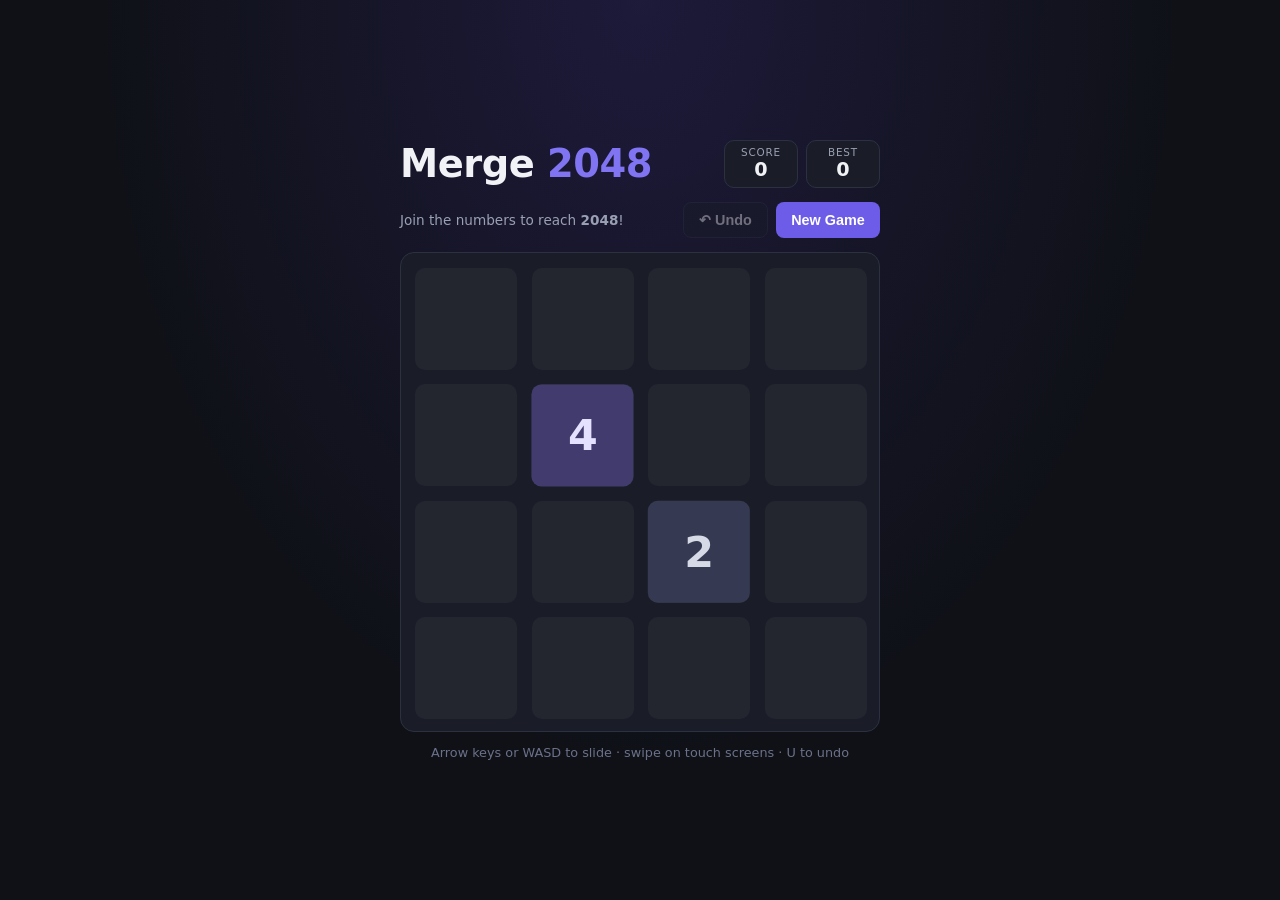
<file: spaces/merge_2048.html>
<!DOCTYPE html>
<html lang="en">
<head>
<meta charset="UTF-8" />
<meta name="viewport" content="width=device-width, initial-scale=1.0" />
<title>Merge 2048</title>
<style>
  :root {
    --bg: #0f1117; --surface: #1a1d27; --border: #2c3142; --text: #f1f2f6; --muted: #9aa0b4;
    --accent: #6c5ce7; --accent-hover: #8174f2;
    --board: min(92vw, calc(100vh - 190px), 480px);
    --gap: calc(var(--board) * 0.03);
    --cell: calc((var(--board) - var(--gap) * 5) / 4);
  }
  * { box-sizing: border-box; margin: 0; padding: 0; }
  html, body { height: 100%; }
  body {
    background: radial-gradient(ellipse at top, #1d1a3a, var(--bg) 60%);
    color: var(--text);
    font-family: system-ui, -apple-system, Segoe UI, Roboto, sans-serif;
    display: flex; align-items: center; justify-content: center;
    user-select: none; -webkit-user-select: none; overflow: hidden;
  }
  .wrap { width: var(--board); }
  .top { display: flex; align-items: center; justify-content: space-between; gap: 0.75rem; margin-bottom: 0.9rem; }
  h1 { font-size: clamp(1.6rem, 6vw, 2.4rem); font-weight: 900; letter-spacing: -0.5px; }
  h1 span { color: var(--accent-hover); }
  .scores { display: flex; gap: 0.5rem; }
  .score-box {
    background: var(--surface); border: 1px solid var(--border); border-radius: 10px;
    padding: 0.35rem 0.8rem; text-align: center; min-width: 74px; position: relative;
  }
  .score-box small { display: block; font-size: 0.65rem; text-transform: uppercase; letter-spacing: 0.8px; color: var(--muted); }
  .score-box b { font-size: 1.2rem; font-variant-numeric: tabular-nums; }
  .plus {
    position: absolute; left: 50%; top: 0; transform: translateX(-50%);
    color: #00b894; font-weight: 800; pointer-events: none;
    animation: rise 0.8s ease-out forwards;
  }
  @keyframes rise { from { opacity: 1; transform: translate(-50%, 0); } to { opacity: 0; transform: translate(-50%, -34px); } }

  .bar { display: flex; align-items: center; justify-content: space-between; gap: 0.5rem; margin-bottom: 0.9rem; }
  .bar p { color: var(--muted); font-size: 0.85rem; }
  .btns { display: flex; gap: 0.5rem; }
  button {
    background: var(--accent); color: #fff; border: none; border-radius: 8px;
    padding: 0.55rem 0.95rem; font-weight: 700; font-size: 0.9rem; cursor: pointer;
    transition: background 0.15s ease;
  }
  button:hover { background: var(--accent-hover); }
  button.ghost { background: var(--surface); border: 1px solid var(--border); color: var(--text); }
  button.ghost:hover { border-color: var(--muted); }
  button:disabled { opacity: 0.4; cursor: default; }

  .board {
    position: relative; width: var(--board); height: var(--board);
    background: var(--surface); border: 1px solid var(--border); border-radius: 14px;
    touch-action: none;
  }
  .cell {
    position: absolute; width: var(--cell); height: var(--cell);
    background: rgba(255, 255, 255, 0.04); border-radius: 10px;
  }
  .tile {
    position: absolute; left: var(--gap); top: var(--gap);
    width: var(--cell); height: var(--cell);
    transition: transform 110ms ease-in-out; z-index: 2;
  }
  .tile .inner {
    width: 100%; height: 100%; border-radius: 10px;
    display: flex; align-items: center; justify-content: center;
    font-weight: 900; font-size: calc(var(--cell) * 0.42); color: #fff;
    font-variant-numeric: tabular-nums;
  }
  .tile.new .inner { animation: appear 180ms ease 100ms backwards; }
  .tile.pop .inner { animation: pop 180ms ease; }
  @keyframes appear { from { transform: scale(0); opacity: 0; } to { transform: scale(1); opacity: 1; } }
  @keyframes pop { 0% { transform: scale(1); } 50% { transform: scale(1.18); } 100% { transform: scale(1); } }

  .inner[data-len="3"] { font-size: calc(var(--cell) * 0.34); }
  .inner[data-len="4"] { font-size: calc(var(--cell) * 0.27); }
  .inner[data-len="5"] { font-size: calc(var(--cell) * 0.22); }
  .inner[data-v="2"]    { background: #353a52; color: #d6d9e6; }
  .inner[data-v="4"]    { background: #423c6e; color: #e4e0ff; }
  .inner[data-v="8"]    { background: #5b4bd1; }
  .inner[data-v="16"]   { background: #6c5ce7; }
  .inner[data-v="32"]   { background: #8e5cf0; }
  .inner[data-v="64"]   { background: #b05cf0; }
  .inner[data-v="128"]  { background: #d957c8; box-shadow: 0 0 14px rgba(217, 87, 200, 0.45); }
  .inner[data-v="256"]  { background: #f0568a; box-shadow: 0 0 16px rgba(240, 86, 138, 0.5); }
  .inner[data-v="512"]  { background: #ff7a59; box-shadow: 0 0 18px rgba(255, 122, 89, 0.55); }
  .inner[data-v="1024"] { background: #ffb547; color: #2a1d00; box-shadow: 0 0 22px rgba(255, 181, 71, 0.6); }
  .inner[data-v="2048"] { background: #ffd93d; color: #2a1d00; box-shadow: 0 0 28px rgba(255, 217, 61, 0.75); }
  .inner.super          { background: #00b894; box-shadow: 0 0 28px rgba(0, 184, 148, 0.7); }

  .overlay {
    position: absolute; inset: 0; border-radius: 14px; z-index: 10;
    background: rgba(15, 17, 23, 0.82);
    display: none; flex-direction: column; align-items: center; justify-content: center; gap: 0.8rem;
    animation: fade 0.3s ease;
  }
  .overlay.show { display: flex; }
  .overlay h2 { font-size: 2.2rem; font-weight: 900; }
  .overlay p { color: var(--muted); }
  .overlay .btns { margin-top: 0.4rem; }
  @keyframes fade { from { opacity: 0; } to { opacity: 1; } }
  .hint { text-align: center; color: #6b7189; font-size: 0.8rem; margin-top: 0.8rem; }
</style>
</head>
<body>
<div class="wrap">
  <div class="top">
    <h1>Merge <span>2048</span></h1>
    <div class="scores">
      <div class="score-box" id="scoreBox"><small>Score</small><b id="score">0</b></div>
      <div class="score-box"><small>Best</small><b id="best">0</b></div>
    </div>
  </div>
  <div class="bar">
    <p>Join the numbers to reach <b>2048</b>!</p>
    <div class="btns">
      <button class="ghost" id="undoBtn" title="Undo last move (U)">↶ Undo</button>
      <button id="newBtn">New Game</button>
    </div>
  </div>
  <div class="board" id="board">
    <div id="tiles"></div>
    <div class="overlay" id="overlay">
      <h2 id="ovTitle">Game over</h2>
      <p id="ovText"></p>
      <div class="btns" id="ovBtns"></div>
    </div>
  </div>
  <div class="hint">Arrow keys or WASD to slide · swipe on touch screens · U to undo</div>
</div>
<script>
(() => {
  const board = document.getElementById("board");
  const tileLayer = document.getElementById("tiles");
  const scoreEl = document.getElementById("score");
  const bestEl = document.getElementById("best");
  const scoreBox = document.getElementById("scoreBox");
  const undoBtn = document.getElementById("undoBtn");
  const overlay = document.getElementById("overlay");
  const ovTitle = document.getElementById("ovTitle");
  const ovText = document.getElementById("ovText");
  const ovBtns = document.getElementById("ovBtns");

  function load(k, d) { try { const v = localStorage.getItem(k); return v == null ? d : JSON.parse(v); } catch (e) { return d; } }
  function save(k, v) { try { localStorage.setItem(k, JSON.stringify(v)); } catch (e) {} }

  // Background cells
  for (let r = 0; r < 4; r++) for (let c = 0; c < 4; c++) {
    const cell = document.createElement("div");
    cell.className = "cell";
    cell.style.left = `calc(var(--gap) + ${c} * (var(--cell) + var(--gap)))`;
    cell.style.top = `calc(var(--gap) + ${r} * (var(--cell) + var(--gap)))`;
    board.insertBefore(cell, tileLayer);
  }

  let tiles = [], nextId = 1, score = 0, best = load("merge2048.best", 0);
  let won = false, keepGoing = false, over = false, history = null;
  const els = new Map();

  function grid() {
    const g = [[], [], [], []];
    for (const t of tiles) g[t.r][t.c] = t;
    return g;
  }

  function spawn() {
    const g = grid(), empty = [];
    for (let r = 0; r < 4; r++) for (let c = 0; c < 4; c++) if (!g[r][c]) empty.push([r, c]);
    if (!empty.length) return;
    const [r, c] = empty[Math.floor(Math.random() * empty.length)];
    tiles.push({ id: nextId++, v: Math.random() < 0.9 ? 2 : 4, r, c });
  }

  function setInner(inner, v) {
    inner.textContent = v;
    inner.dataset.v = v;
    inner.dataset.len = String(v).length;
    inner.classList.toggle("super", v > 2048);
  }

  function place(el, t) {
    el.style.transform = `translate(calc(${t.c} * (var(--cell) + var(--gap))), calc(${t.r} * (var(--cell) + var(--gap))))`;
  }

  function makeEl(t, animate) {
    const el = document.createElement("div");
    el.className = "tile" + (animate ? " new" : "");
    const inner = document.createElement("div");
    inner.className = "inner";
    el.appendChild(inner);
    setInner(inner, t.v);
    place(el, t);
    tileLayer.appendChild(el);
    els.set(t.id, el);
    return el;
  }

  function render(removed = []) {
    for (const t of tiles) {
      let el = els.get(t.id);
      if (!el) { makeEl(t, true); continue; }
      place(el, t);
      if (t.merged) {
        t.merged = false;
        const inner = el.firstChild;
        setTimeout(() => {
          setInner(inner, t.v);
          el.classList.remove("pop", "new");
          void el.offsetWidth;
          el.classList.add("pop");
        }, 110);
      }
    }
    for (const t of removed) {
      const el = els.get(t.id);
      if (!el) continue;
      els.delete(t.id);
      el.style.zIndex = 1;
      place(el, t);
      setTimeout(() => el.remove(), 120);
    }
    scoreEl.textContent = score;
    bestEl.textContent = best;
    undoBtn.disabled = !history;
  }

  function rebuild() {
    tileLayer.innerHTML = "";
    els.clear();
    for (const t of tiles) makeEl(t, false);
    render();
  }

  function canMove() {
    if (tiles.length < 16) return true;
    const g = grid();
    for (let r = 0; r < 4; r++) for (let c = 0; c < 4; c++) {
      const v = g[r][c].v;
      if ((c < 3 && g[r][c + 1].v === v) || (r < 3 && g[r + 1][c].v === v)) return true;
    }
    return false;
  }

  function showOverlay(title, textStr, buttons) {
    ovTitle.textContent = title;
    ovText.textContent = textStr;
    ovBtns.innerHTML = "";
    for (const [label, fn, ghost] of buttons) {
      const b = document.createElement("button");
      b.textContent = label;
      if (ghost) b.className = "ghost";
      b.addEventListener("click", fn);
      ovBtns.appendChild(b);
    }
    overlay.classList.add("show");
  }
  function hideOverlay() { overlay.classList.remove("show"); }

  function move(dir) {
    if (over || (won && !keepGoing)) return;
    const snapshot = { tiles: tiles.map(t => ({ ...t, merged: false })), score, nextId };
    const g = grid();
    const removed = [];
    let moved = false, gained = 0;

    for (let i = 0; i < 4; i++) {
      const coords = [];
      for (let j = 0; j < 4; j++) {
        if (dir === "L") coords.push([i, j]);
        if (dir === "R") coords.push([i, 3 - j]);
        if (dir === "U") coords.push([j, i]);
        if (dir === "D") coords.push([3 - j, i]);
      }
      const line = coords.map(([r, c]) => g[r][c]).filter(Boolean);
      let slot = 0, last = null;
      for (const t of line) {
        if (last && last.v === t.v && !last.merged) {
          const [r, c] = coords[slot - 1];
          t.r = r; t.c = c;
          removed.push(t);
          last.v *= 2; last.merged = true;
          gained += last.v; moved = true;
        } else {
          const [r, c] = coords[slot];
          if (t.r !== r || t.c !== c) moved = true;
          t.r = r; t.c = c;
          last = t; slot++;
        }
      }
    }
    if (!moved) return;

    history = snapshot;
    tiles = tiles.filter(t => !removed.includes(t));
    score += gained;
    if (score > best) { best = score; save("merge2048.best", best); }
    if (gained) {
      const p = document.createElement("div");
      p.className = "plus";
      p.textContent = "+" + gained;
      scoreBox.appendChild(p);
      setTimeout(() => p.remove(), 800);
    }
    spawn();
    render(removed);
    saveGame();

    if (!won && tiles.some(t => t.v >= 2048)) {
      won = true;
      setTimeout(() => showOverlay("You made 2048!", `Score ${score}`, [
        ["Keep going", () => { keepGoing = true; hideOverlay(); saveGame(); }],
        ["New game", newGame, true]
      ]), 350);
    } else if (!canMove()) {
      over = true;
      setTimeout(() => showOverlay("No moves left", `Final score ${score}`, [
        ["Undo", undo, true],
        ["Try again", newGame]
      ]), 350);
    }
  }

  function undo() {
    if (!history) return;
    tiles = history.tiles; score = history.score; nextId = history.nextId;
    history = null; over = false;
    if (!tiles.some(t => t.v >= 2048)) { won = false; keepGoing = false; }
    hideOverlay();
    rebuild();
    saveGame();
  }

  function newGame() {
    tiles = []; score = 0; won = false; keepGoing = false; over = false; history = null;
    hideOverlay();
    spawn(); spawn();
    rebuild();
    saveGame();
  }

  function saveGame() {
    save("merge2048.game", { tiles: tiles.map(({ v, r, c }) => ({ v, r, c })), score, won, keepGoing });
  }

  function restore() {
    const s = load("merge2048.game", null);
    if (!s || !Array.isArray(s.tiles) || !s.tiles.length) return false;
    tiles = s.tiles.map(t => ({ id: nextId++, v: t.v, r: t.r, c: t.c }));
    score = s.score || 0; won = !!s.won; keepGoing = won;
    rebuild();
    if (!canMove()) {
      over = true;
      showOverlay("No moves left", `Final score ${score}`, [["Try again", newGame]]);
    }
    return true;
  }

  const KEYMAP = {
    ArrowLeft: "L", ArrowRight: "R", ArrowUp: "U", ArrowDown: "D",
    KeyA: "L", KeyD: "R", KeyW: "U", KeyS: "D"
  };
  addEventListener("keydown", e => {
    if (KEYMAP[e.code]) { e.preventDefault(); move(KEYMAP[e.code]); }
    else if (e.code === "KeyU" || ((e.ctrlKey || e.metaKey) && e.code === "KeyZ")) { e.preventDefault(); undo(); }
  });

  let start = null;
  board.addEventListener("pointerdown", e => { start = { x: e.clientX, y: e.clientY }; });
  addEventListener("pointerup", e => {
    if (!start) return;
    const dx = e.clientX - start.x, dy = e.clientY - start.y;
    start = null;
    if (Math.max(Math.abs(dx), Math.abs(dy)) < 30) return;
    if (Math.abs(dx) > Math.abs(dy)) move(dx > 0 ? "R" : "L");
    else move(dy > 0 ? "D" : "U");
  });

  document.getElementById("newBtn").addEventListener("click", e => { e.currentTarget.blur(); newGame(); });
  undoBtn.addEventListener("click", e => { e.currentTarget.blur(); undo(); });

  if (!restore()) newGame();
  window.focus();
})();
</script>
</body>
</html>
</file>
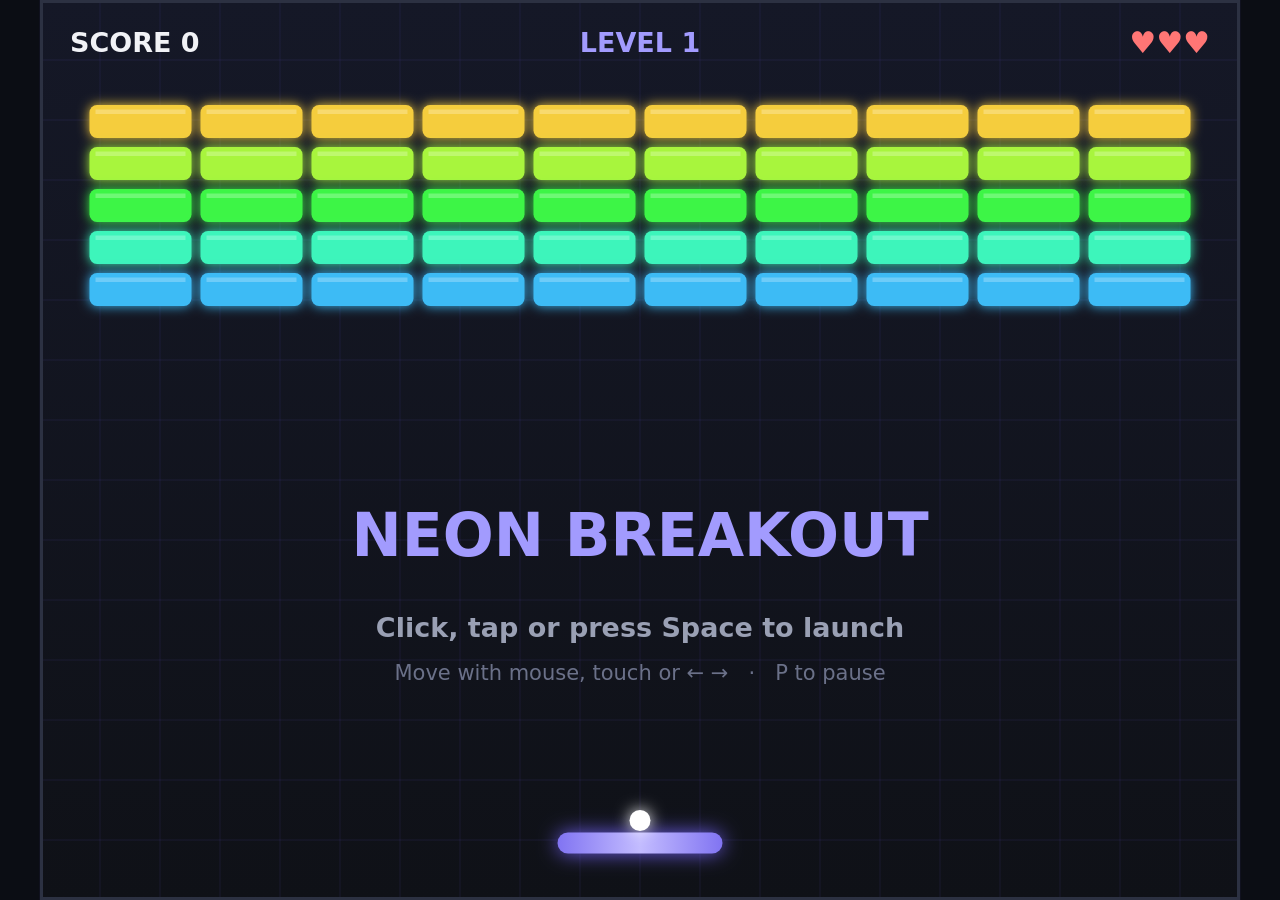
<file: spaces/neon_breakout.html>
<!DOCTYPE html>
<html lang="en">
<head>
<meta charset="UTF-8" />
<meta name="viewport" content="width=device-width, initial-scale=1.0" />
<title>Neon Breakout</title>
<style>
  html, body {
    margin: 0; height: 100%; overflow: hidden; background: #0b0d14;
    font-family: system-ui, -apple-system, Segoe UI, Roboto, sans-serif;
    user-select: none; -webkit-user-select: none; touch-action: none;
  }
  canvas { display: block; width: 100vw; height: 100vh; cursor: none; }
</style>
</head>
<body>
<canvas id="c"></canvas>
<script>
(() => {
  const cv = document.getElementById("c");
  const ctx = cv.getContext("2d");

  // Fixed 800x600 playfield, scaled and centred in the window.
  const W = 800, H = 600;
  let scale = 1, ox = 0, oy = 0;
  function resize() {
    const dpr = Math.min(window.devicePixelRatio || 1, 2);
    cv.width = Math.max(1, Math.floor(innerWidth * dpr));
    cv.height = Math.max(1, Math.floor(innerHeight * dpr));
    scale = Math.min(cv.width / W, cv.height / H);
    ox = (cv.width - W * scale) / 2;
    oy = (cv.height - H * scale) / 2;
  }
  addEventListener("resize", resize);
  resize();

  function load(k, d) { try { const v = localStorage.getItem(k); return v == null ? d : JSON.parse(v); } catch (e) { return d; } }
  function save(k, v) { try { localStorage.setItem(k, JSON.stringify(v)); } catch (e) {} }

  const COLS = 10, BW = 68, BH = 22, BGAP = 6, BTOP = 70;
  const BLEFT = (W - (COLS * BW + (COLS - 1) * BGAP)) / 2;
  const PADDLE_Y = 555, PADDLE_H = 14, BALL_R = 7;

  const POWER = {
    W: { col: "#74b9ff", label: "WIDE" },
    M: { col: "#00b894", label: "MULTI" },
    S: { col: "#fdcb6e", label: "SLOW" },
    L: { col: "#ff7675", label: "+LIFE" }
  };

  let best = load("neonBreakout.best", 0);
  let state = "serve";   // serve | play | clear | over | paused
  let level = 1, lives = 3, score = 0, combo = 0, stateT = 0, t = 0, shake = 0;
  let bricks = [], balls = [], drops = [], parts = [], texts = [];
  const paddle = { x: W / 2, w: 110, wideT: 0 };
  let slowT = 0, newBest = false;
  const keys = {};

  function baseSpeed() { return Math.min(380 + (level - 1) * 35, 600); }

  // Returns brick hit points for a cell (0 = empty).
  function layout(lv, r, c) {
    const mid = (COLS - 1) / 2;
    switch (lv) {
      case 1: return r < 5 ? 1 : 0;
      case 2:
        if (r === 0) return 2;
        return r < 6 && (r + c) % 3 !== 0 ? 1 : 0;
      case 3: {
        if (r > 6) return 0;
        const d = Math.abs(c - mid) + Math.abs(r - 3);
        return d <= 4.5 ? (d < 2 ? 2 : 1) : 0;
      }
      default: {
        const rows = Math.min(5 + Math.floor(lv / 2), 8);
        if (r >= rows) return 0;
        // Deterministic pseudo-random pattern per level, mirrored for symmetry.
        const cc = c < COLS / 2 ? c : COLS - 1 - c;
        const n = Math.sin(lv * 91.7 + r * 12.9 + cc * 47.3) * 43758.5;
        const v = n - Math.floor(n);
        if (v < 0.22) return 0;
        return v > 1 - Math.min(0.15 + lv * 0.04, 0.5) ? 2 : 1;
      }
    }
  }

  function buildLevel() {
    bricks = [];
    for (let r = 0; r < 8; r++) {
      for (let c = 0; c < COLS; c++) {
        const hp = layout(level, r, c);
        if (!hp) continue;
        bricks.push({
          x: BLEFT + c * (BW + BGAP), y: BTOP + r * (BH + BGAP), w: BW, h: BH,
          hp, max: hp, hue: (r * 38 + level * 47) % 360, hit: 0
        });
      }
    }
    if (!bricks.length) { level++; buildLevel(); }
  }

  function serveBall() {
    balls = [{ x: paddle.x, y: PADDLE_Y - BALL_R - 1, vx: 0, vy: 0, stuck: true }];
    drops = []; combo = 0; state = "serve";
  }

  function newGame() {
    level = 1; lives = 3; score = 0; newBest = false;
    paddle.w = 110; paddle.wideT = 0; slowT = 0;
    parts = []; texts = [];
    buildLevel(); serveBall();
  }

  function launch() {
    for (const b of balls) {
      if (!b.stuck) continue;
      const a = (-Math.PI / 2) + (Math.random() - 0.5) * 0.6;
      const s = baseSpeed();
      b.vx = Math.cos(a) * s; b.vy = Math.sin(a) * s; b.stuck = false;
    }
    state = "play";
  }

  function action() {
    if (state === "serve") launch();
    else if (state === "over" && stateT > 0.8) newGame();
    else if (state === "paused") state = "play";
  }

  function burst(x, y, col, n, sp = 220) {
    for (let i = 0; i < n; i++) {
      const a = Math.random() * Math.PI * 2, s = Math.random() * sp;
      parts.push({ x, y, vx: Math.cos(a) * s, vy: Math.sin(a) * s, life: 0.6, max: 0.6, col });
    }
  }

  function floatText(x, y, str, col) { texts.push({ x, y, str, col, life: 0.9 }); }

  function hitBrick(br) {
    br.hp--; br.hit = 0.15;
    combo++;
    const pts = 10 * Math.min(combo, 8) * br.max;
    score += pts;
    if (combo >= 3) floatText(br.x + br.w / 2, br.y, `x${Math.min(combo, 8)}`, "#fdcb6e");
    if (br.hp <= 0) {
      burst(br.x + br.w / 2, br.y + br.h / 2, `hsl(${br.hue},90%,65%)`, 14);
      if (Math.random() < 0.16) {
        const r = Math.random();
        const type = r < 0.06 ? "L" : r < 0.4 ? "W" : r < 0.72 ? "M" : "S";
        drops.push({ x: br.x + br.w / 2, y: br.y + br.h / 2, type });
      }
    } else {
      burst(br.x + br.w / 2, br.y + br.h / 2, "#fff", 5, 120);
    }
  }

  function applyPower(type, x) {
    floatText(x, PADDLE_Y - 20, POWER[type].label, POWER[type].col);
    if (type === "W") { paddle.wideT = 12; }
    if (type === "S") {
      slowT = 8;
    }
    if (type === "L") { lives = Math.min(lives + 1, 6); }
    if (type === "M") {
      const src = balls.filter(b => !b.stuck);
      const base = src.length ? src[0] : null;
      if (!base) return;
      const s = Math.hypot(base.vx, base.vy);
      for (let i = 0; i < 2; i++) {
        const a = Math.atan2(base.vy, base.vx) + (i ? 0.45 : -0.45);
        balls.push({ x: base.x, y: base.y, vx: Math.cos(a) * s, vy: Math.sin(a) * s, stuck: false });
      }
    }
  }

  function moveBall(b, dt) {
    const sm = slowT > 0 ? 0.6 : 1;
    const steps = 4;
    for (let i = 0; i < steps; i++) {
      b.x += b.vx * sm * dt / steps;
      b.y += b.vy * sm * dt / steps;

      if (b.x < BALL_R) { b.x = BALL_R; b.vx = Math.abs(b.vx); }
      if (b.x > W - BALL_R) { b.x = W - BALL_R; b.vx = -Math.abs(b.vx); }
      if (b.y < BALL_R) { b.y = BALL_R; b.vy = Math.abs(b.vy); }

      // Paddle: bounce angle depends on where the ball lands.
      const pl = paddle.x - paddle.w / 2;
      if (b.vy > 0 && b.y + BALL_R >= PADDLE_Y && b.y + BALL_R <= PADDLE_Y + PADDLE_H + 8 &&
          b.x >= pl - BALL_R && b.x <= pl + paddle.w + BALL_R) {
        const rel = Math.max(-1, Math.min(1, (b.x - paddle.x) / (paddle.w / 2)));
        const ang = rel * 1.1;
        const s = Math.min(Math.hypot(b.vx, b.vy) * 1.012, baseSpeed() * 1.45);
        b.vx = Math.sin(ang) * s; b.vy = -Math.cos(ang) * s;
        b.y = PADDLE_Y - BALL_R;
        combo = 0;
        burst(b.x, PADDLE_Y, "#a29bfe", 4, 90);
      }

      for (const br of bricks) {
        if (br.hp <= 0) continue;
        const nx = Math.max(br.x, Math.min(b.x, br.x + br.w));
        const ny = Math.max(br.y, Math.min(b.y, br.y + br.h));
        const dx = b.x - nx, dy = b.y - ny;
        if (dx * dx + dy * dy > BALL_R * BALL_R) continue;
        // Reflect along the axis of least penetration.
        const overlapX = Math.min(b.x + BALL_R - br.x, br.x + br.w - (b.x - BALL_R));
        const overlapY = Math.min(b.y + BALL_R - br.y, br.y + br.h - (b.y - BALL_R));
        if (overlapX < overlapY) {
          b.vx = b.x < br.x + br.w / 2 ? -Math.abs(b.vx) : Math.abs(b.vx);
        } else {
          b.vy = b.y < br.y + br.h / 2 ? -Math.abs(b.vy) : Math.abs(b.vy);
        }
        hitBrick(br);
        break;
      }
    }
    // Never let the ball travel almost horizontally forever.
    const s = Math.hypot(b.vx, b.vy);
    if (Math.abs(b.vy) < s * 0.25) {
      b.vy = Math.sign(b.vy || -1) * s * 0.25;
      b.vx = Math.sign(b.vx) * Math.sqrt(s * s - b.vy * b.vy);
    }
  }

  function update(dt) {
    t += dt; stateT += dt;
    shake = Math.max(0, shake - dt * 30);

    if (keys.ArrowLeft || keys.KeyA) paddle.x -= 720 * dt;
    if (keys.ArrowRight || keys.KeyD) paddle.x += 720 * dt;
    const targetW = paddle.wideT > 0 ? 170 : 110;
    paddle.w += (targetW - paddle.w) * Math.min(1, dt * 10);
    paddle.x = Math.max(paddle.w / 2, Math.min(W - paddle.w / 2, paddle.x));

    for (const p of parts) { p.life -= dt; p.x += p.vx * dt; p.y += p.vy * dt; p.vx *= 0.96; p.vy *= 0.96; }
    parts = parts.filter(p => p.life > 0);
    for (const tx of texts) { tx.life -= dt; tx.y -= 40 * dt; }
    texts = texts.filter(tx => tx.life > 0);
    for (const br of bricks) br.hit = Math.max(0, br.hit - dt);

    if (state === "paused" || state === "over") return;

    for (const b of balls) if (b.stuck) { b.x = paddle.x; b.y = PADDLE_Y - BALL_R - 1; }

    if (state === "clear") {
      if (stateT > 1.6) { level++; buildLevel(); serveBall(); stateT = 0; }
      return;
    }

    if (paddle.wideT > 0) paddle.wideT -= dt;
    if (slowT > 0) slowT -= dt;

    if (state === "play") {
      for (const b of balls) if (!b.stuck) moveBall(b, dt);
      const before = balls.length;
      balls = balls.filter(b => b.y - BALL_R < H + 10);
      if (balls.length < before && balls.length === 0) {
        lives--; shake = 10;
        burst(paddle.x, PADDLE_Y, "#ff7675", 24, 260);
        paddle.wideT = 0; slowT = 0;
        if (lives <= 0) {
          state = "over"; stateT = 0;
          if (score > best) { best = score; newBest = true; save("neonBreakout.best", best); }
        } else {
          serveBall();
        }
        return;
      }

      bricks = bricks.filter(br => br.hp > 0);
      if (!bricks.length) {
        state = "clear"; stateT = 0;
        score += 250 * level;
        floatText(W / 2, H / 2 + 40, `+${250 * level} level bonus`, "#00b894");
      }

      for (const d of drops) d.y += 170 * dt;
      drops = drops.filter(d => {
        if (d.y > PADDLE_Y - 8 && d.y < PADDLE_Y + PADDLE_H + 8 && Math.abs(d.x - paddle.x) < paddle.w / 2 + 16) {
          applyPower(d.type, d.x); burst(d.x, d.y, POWER[d.type].col, 12, 160);
          return false;
        }
        return d.y < H + 20;
      });
    }
  }

  function roundRect(x, y, w, h, r) {
    ctx.beginPath();
    ctx.moveTo(x + r, y);
    ctx.arcTo(x + w, y, x + w, y + h, r);
    ctx.arcTo(x + w, y + h, x, y + h, r);
    ctx.arcTo(x, y + h, x, y, r);
    ctx.arcTo(x, y, x + w, y, r);
    ctx.closePath();
  }

  function text(str, x, y, size, col, weight = 800, align = "center") {
    ctx.font = `${weight} ${size}px system-ui, -apple-system, Segoe UI, Roboto, sans-serif`;
    ctx.textAlign = align; ctx.textBaseline = "middle";
    ctx.fillStyle = col;
    ctx.fillText(str, x, y);
  }

  function draw() {
    ctx.setTransform(1, 0, 0, 1, 0, 0);
    ctx.fillStyle = "#0b0d14";
    ctx.fillRect(0, 0, cv.width, cv.height);
    const sx = (Math.random() - 0.5) * shake * scale, sy = (Math.random() - 0.5) * shake * scale;
    ctx.setTransform(scale, 0, 0, scale, ox + sx, oy + sy);

    // Playfield
    const bg = ctx.createLinearGradient(0, 0, 0, H);
    bg.addColorStop(0, "#151827"); bg.addColorStop(1, "#0f1117");
    ctx.fillStyle = bg;
    ctx.fillRect(0, 0, W, H);
    ctx.strokeStyle = "rgba(108,92,231,0.08)"; ctx.lineWidth = 1;
    for (let x = 0; x <= W; x += 40) { ctx.beginPath(); ctx.moveTo(x, 0); ctx.lineTo(x, H); ctx.stroke(); }
    for (let y = 0; y <= H; y += 40) { ctx.beginPath(); ctx.moveTo(0, y); ctx.lineTo(W, y); ctx.stroke(); }
    ctx.strokeStyle = "#2c3142"; ctx.lineWidth = 2;
    ctx.strokeRect(1, 1, W - 2, H - 2);

    // HUD
    text(`SCORE ${score}`, 20, 30, 18, "#f1f2f6", 700, "left");
    text(`LEVEL ${level}`, W / 2, 30, 18, "#a29bfe", 700);
    text("♥".repeat(Math.max(lives, 0)), W - 20, 30, 20, "#ff7675", 700, "right");
    let px = W - 20 - Math.max(lives, 0) * 16 - 20;
    if (slowT > 0) { text(`SLOW ${Math.ceil(slowT)}`, px, 30, 13, POWER.S.col, 700, "right"); px -= 72; }
    if (paddle.wideT > 0) { text(`WIDE ${Math.ceil(paddle.wideT)}`, px, 30, 13, POWER.W.col, 700, "right"); }

    // Bricks
    for (const br of bricks) {
      const light = br.hit > 0 ? 85 : br.hp < br.max ? 48 : 60;
      const col = `hsl(${br.hue},90%,${light}%)`;
      ctx.shadowColor = col; ctx.shadowBlur = 12;
      ctx.fillStyle = col;
      roundRect(br.x, br.y, br.w, br.h, 5); ctx.fill();
      ctx.shadowBlur = 0;
      ctx.fillStyle = "rgba(255,255,255,0.25)";
      ctx.fillRect(br.x + 4, br.y + 3, br.w - 8, 3);
      if (br.max > 1) {
        ctx.strokeStyle = br.hp > 1 ? "rgba(255,255,255,0.85)" : "rgba(0,0,0,0.35)";
        ctx.lineWidth = 2;
        roundRect(br.x + 2, br.y + 2, br.w - 4, br.h - 4, 4); ctx.stroke();
        if (br.hp < br.max) {
          ctx.strokeStyle = "rgba(0,0,0,0.45)"; ctx.lineWidth = 1.5;
          ctx.beginPath(); ctx.moveTo(br.x + br.w * 0.3, br.y); ctx.lineTo(br.x + br.w * 0.45, br.y + br.h * 0.6); ctx.lineTo(br.x + br.w * 0.4, br.y + br.h); ctx.stroke();
        }
      }
    }

    // Power-up capsules
    for (const d of drops) {
      const p = POWER[d.type];
      ctx.shadowColor = p.col; ctx.shadowBlur = 14;
      ctx.fillStyle = p.col;
      roundRect(d.x - 18, d.y - 9, 36, 18, 9); ctx.fill();
      ctx.shadowBlur = 0;
      text(d.type, d.x, d.y + 1, 13, "#0f1117", 900);
    }

    // Paddle
    const pl = paddle.x - paddle.w / 2;
    const pg = ctx.createLinearGradient(pl, 0, pl + paddle.w, 0);
    pg.addColorStop(0, "#8174f2"); pg.addColorStop(0.5, "#c3bcff"); pg.addColorStop(1, "#8174f2");
    ctx.shadowColor = "#6c5ce7"; ctx.shadowBlur = 20;
    ctx.fillStyle = pg;
    roundRect(pl, PADDLE_Y, paddle.w, PADDLE_H, 7); ctx.fill();
    ctx.shadowBlur = 0;

    // Balls
    for (const b of balls) {
      ctx.shadowColor = "#fff"; ctx.shadowBlur = 16;
      ctx.fillStyle = slowT > 0 ? "#ffeaa7" : "#fff";
      ctx.beginPath(); ctx.arc(b.x, b.y, BALL_R, 0, Math.PI * 2); ctx.fill();
    }
    ctx.shadowBlur = 0;

    for (const p of parts) {
      ctx.globalAlpha = p.life / p.max;
      ctx.fillStyle = p.col;
      ctx.fillRect(p.x - 2, p.y - 2, 4, 4);
    }
    ctx.globalAlpha = 1;
    for (const tx of texts) {
      ctx.globalAlpha = Math.min(1, tx.life * 2);
      text(tx.str, tx.x, tx.y, 16, tx.col, 800);
    }
    ctx.globalAlpha = 1;

    // Overlays
    const panel = (title, col, lines) => {
      ctx.fillStyle = "rgba(11,13,20,0.72)";
      ctx.fillRect(0, 0, W, H);
      text(title, W / 2, H / 2 - 50, 46, col, 900);
      lines.forEach((l, i) => text(l[0], W / 2, H / 2 + 5 + i * 32, l[2] || 18, l[1], 600));
    };
    if (state === "serve") {
      text(level === 1 && score === 0 ? "Click, tap or press Space to launch" : "Launch when ready", W / 2, H / 2 + 120, 18, "#9aa0b4", 600);
      if (level === 1 && score === 0) {
        text("NEON BREAKOUT", W / 2, H / 2 + 60, 40, "#a29bfe", 900);
        text("Move with mouse, touch or ← →   ·   P to pause", W / 2, H / 2 + 150, 14, "#6b7189", 500);
      }
    } else if (state === "clear") {
      panel(`Level ${level} cleared!`, "#00b894", [[`Get ready for level ${level + 1}`, "#d6d1ff"]]);
    } else if (state === "paused") {
      panel("Paused", "#a29bfe", [["Click or press P to resume", "#9aa0b4"]]);
    } else if (state === "over") {
      panel("Game Over", "#ff7675", [
        [`Score ${score}  ·  Level ${level}`, "#f1f2f6", 22],
        [newBest ? "New best score!" : `Best ${best}`, newBest ? "#00b894" : "#fdcb6e"],
        [stateT > 0.8 ? "Click or press Space to play again" : "", "#9aa0b4", 16]
      ]);
    }

    // Custom cursor-less pointer hint on the paddle area is the paddle itself.
  }

  let last = performance.now();
  function frame(now) {
    const dt = Math.min((now - last) / 1000, 1 / 30);
    last = now;
    update(dt);
    draw();
    requestAnimationFrame(frame);
  }

  function toField(e) {
    const r = cv.getBoundingClientRect();
    const dpr = cv.width / r.width;
    return ((e.clientX - r.left) * dpr - ox) / scale;
  }
  cv.addEventListener("pointermove", e => { if (state !== "paused") paddle.x = toField(e); });
  cv.addEventListener("pointerdown", e => { e.preventDefault(); paddle.x = toField(e); action(); });
  addEventListener("keydown", e => {
    keys[e.code] = true;
    if (["Space", "ArrowLeft", "ArrowRight", "ArrowUp", "ArrowDown"].includes(e.code)) e.preventDefault();
    if (e.code === "Space" && !e.repeat) action();
    if (e.code === "KeyP") {
      if (state === "play") state = "paused";
      else if (state === "paused") state = "play";
    }
  });
  addEventListener("keyup", e => { keys[e.code] = false; });
  addEventListener("blur", () => { for (const k in keys) keys[k] = false; if (state === "play") state = "paused"; });

  newGame();
  requestAnimationFrame(frame);
  window.focus();
})();
</script>
</body>
</html>
</file>
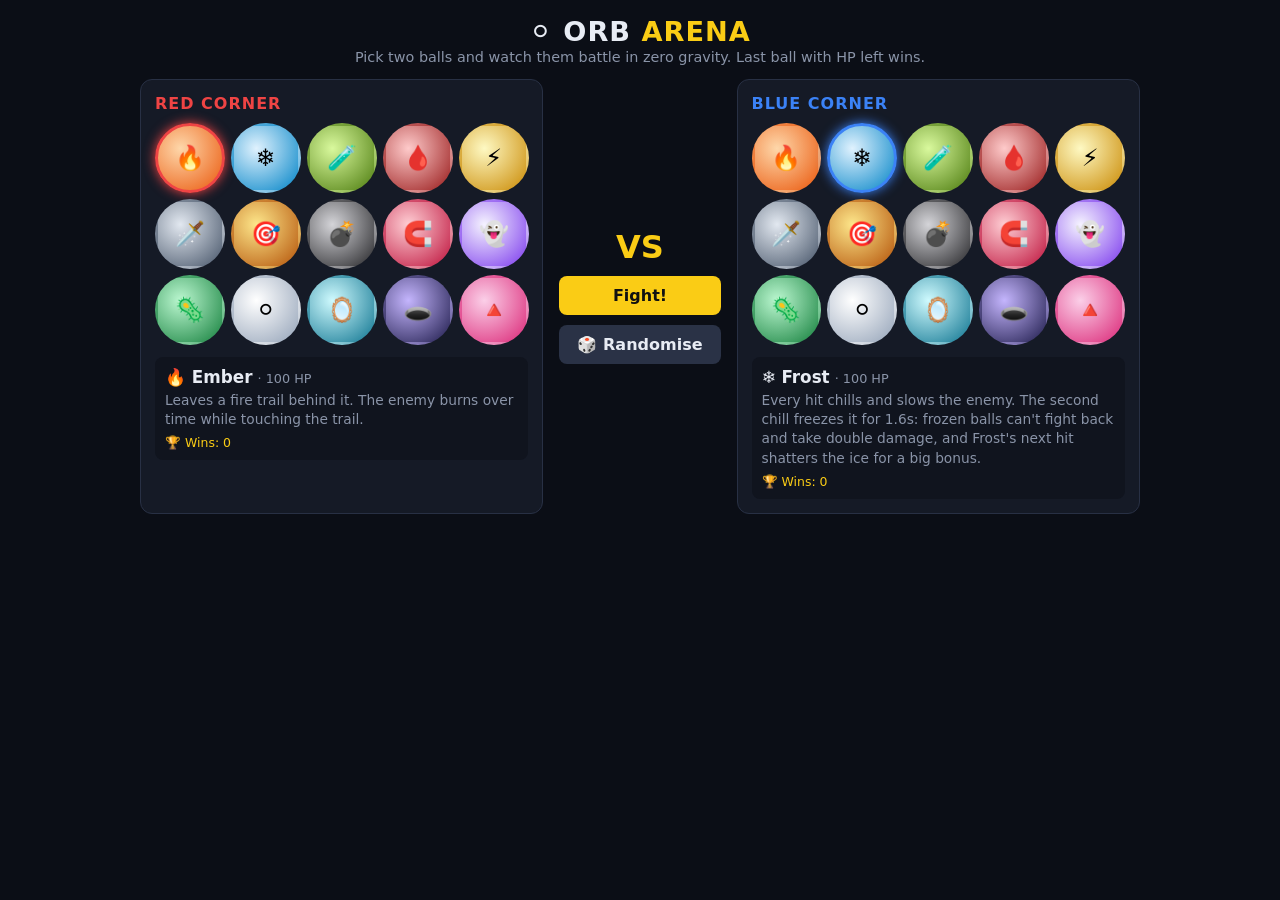
<file: spaces/orb_arena.html>
<!DOCTYPE html>
<html lang="en">
<head>
<meta charset="UTF-8">
<meta name="viewport" content="width=device-width, initial-scale=1.0">
<title>Orb Arena</title>
<style>
  :root { --bg:#0b0e16; --panel:#151a26; --border:#283044; --text:#e8ecf4; --muted:#8a94a8; --red:#ef4444; --blue:#3b82f6; --accent:#facc15; }
  * { box-sizing:border-box; margin:0; padding:0; }
  body { background:var(--bg); color:var(--text); font-family:system-ui,-apple-system,Segoe UI,Roboto,sans-serif; min-height:100vh; display:flex; flex-direction:column; align-items:center; padding:16px; }
  h1 { font-size:1.7rem; letter-spacing:1px; margin-bottom:2px; }
  h1 span { color:var(--accent); }
  .sub { color:var(--muted); font-size:.9rem; margin-bottom:14px; text-align:center; }
  .hidden { display:none !important; }
  button { font:inherit; cursor:pointer; border:none; border-radius:8px; font-weight:700; }
  .btn { background:var(--accent); color:#111; padding:10px 18px; font-size:1rem; transition:transform .1s, opacity .15s; }
  .btn:hover { transform:translateY(-1px); }
  .btn.alt { background:#2a3246; color:var(--text); }
  .btn.small { padding:7px 12px; font-size:.85rem; }

  /* Picker */
  .picker { display:flex; gap:16px; flex-wrap:wrap; justify-content:center; width:100%; max-width:1000px; }
  .corner { flex:1; min-width:290px; max-width:430px; background:var(--panel); border:1px solid var(--border); border-radius:12px; padding:14px; }
  .corner h2 { font-size:1rem; margin-bottom:10px; letter-spacing:1px; }
  .corner.red h2 { color:var(--red); } .corner.blue h2 { color:var(--blue); }
  .grid { display:grid; grid-template-columns:repeat(5,1fr); gap:6px; }
  .ballbtn { aspect-ratio:1; border-radius:50%; font-size:1.5rem; display:flex; align-items:center; justify-content:center; border:3px solid transparent; background:#222838; }
  .ballbtn:hover { background:#2d3448; }
  .corner.red .ballbtn.sel { border-color:var(--red); box-shadow:0 0 12px var(--red); }
  .corner.blue .ballbtn.sel { border-color:var(--blue); box-shadow:0 0 12px var(--blue); }
  .info { margin-top:12px; background:#10141e; border-radius:8px; padding:10px; min-height:96px; }
  .info strong { font-size:1.05rem; }
  .info p { color:var(--muted); font-size:.86rem; line-height:1.4; margin-top:4px; }
  .info .rec { color:var(--accent); font-size:.78rem; margin-top:6px; }
  .mid { display:flex; flex-direction:column; justify-content:center; gap:10px; min-width:150px; }
  .vs { text-align:center; font-size:2rem; font-weight:900; color:var(--accent); }

  /* Fight */
  .fight { width:100%; max-width:min(620px, calc(100vh - 200px)); display:flex; flex-direction:column; gap:10px; }
  .hud { display:flex; gap:12px; align-items:center; }
  .side { flex:1; background:var(--panel); border:1px solid var(--border); border-radius:10px; padding:8px 10px; }
  .side .nm { display:flex; justify-content:space-between; font-weight:700; font-size:.95rem; margin-bottom:5px; }
  .side.red .nm { color:#fca5a5; } .side.blue .nm { color:#93c5fd; flex-direction:row-reverse; }
  .bar { height:12px; background:#0c0f17; border-radius:6px; overflow:hidden; }
  .bar i { display:block; height:100%; width:100%; transition:width .15s; }
  .side.red .bar i { background:linear-gradient(90deg,#b91c1c,#f87171); }
  .side.blue .bar i { background:linear-gradient(90deg,#60a5fa,#1d4ed8); margin-left:auto; }
  .clock { min-width:82px; text-align:center; font-weight:800; font-variant-numeric:tabular-nums; }
  .clock small { display:block; font-size:.68rem; color:var(--red); letter-spacing:1px; }
  .stage { position:relative; width:100%; aspect-ratio:1/1; border-radius:12px; overflow:hidden; border:2px solid var(--border); background:#070a12; }
  canvas { width:100%; height:100%; display:block; }
  .controls { display:flex; gap:8px; flex-wrap:wrap; justify-content:center; }
  .speed button.on { background:var(--accent); color:#111; }
  .overlay { position:absolute; inset:0; background:rgba(5,7,12,.72); display:flex; flex-direction:column; align-items:center; justify-content:center; gap:14px; animation:fade .4s; }
  @keyframes fade { from { opacity:0; } }
  .overlay .big { font-size:3.4rem; }
  .overlay h2 { font-size:1.8rem; }
  .overlay .row { display:flex; gap:8px; flex-wrap:wrap; justify-content:center; }
  @media (max-width: 560px) {
    .hud { gap:6px; }
    .side { padding:6px 8px; }
    .side .nm { font-size:.75rem; white-space:nowrap; gap:6px; }
    .clock { min-width:48px; font-size:.85rem; }
    .clock small { font-size:.55rem; letter-spacing:0; }
    .overlay .big { font-size:2.4rem; } .overlay h2 { font-size:1.3rem; }
  }
</style>
</head>
<body>
<h1>⚪ ORB <span>ARENA</span></h1>
<div class="sub">Pick two balls and watch them battle in zero gravity. Last ball with HP left wins.</div>

<div id="pickScreen" class="picker">
  <div class="corner red"><h2>RED CORNER</h2><div class="grid" id="grid0"></div><div class="info" id="info0"></div></div>
  <div class="mid">
    <div class="vs">VS</div>
    <button class="btn" id="fightBtn">Fight!</button>
    <button class="btn alt" id="randBtn">🎲 Randomise</button>
  </div>
  <div class="corner blue"><h2>BLUE CORNER</h2><div class="grid" id="grid1"></div><div class="info" id="info1"></div></div>
</div>

<div id="fightScreen" class="fight hidden">
  <div class="hud">
    <div class="side red"><div class="nm"><span id="name0"></span><span id="hp0"></span></div><div class="bar"><i id="bar0"></i></div></div>
    <div class="clock"><span id="clock">0:00</span><small id="sudden"></small></div>
    <div class="side blue"><div class="nm"><span id="name1"></span><span id="hp1"></span></div><div class="bar"><i id="bar1"></i></div></div>
  </div>
  <div class="stage" id="stage"><canvas id="cv"></canvas></div>
  <div class="controls">
    <div class="controls speed" id="speedRow">
      <button class="btn small alt on" data-s="1">1x</button>
      <button class="btn small alt" data-s="2">2x</button>
      <button class="btn small alt" data-s="3">3x</button>
    </div>
    <button class="btn small alt" id="restartBtn">↻ Restart</button>
    <button class="btn small" id="randBtn2">🎲 Randomise</button>
    <button class="btn small alt" id="backBtn">Change Balls</button>
  </div>
</div>

<script>
/* ================== Ball roster ================== */
const BALLS = [
  { id:'ember',   name:'Ember',   icon:'🔥', col:['#fed7aa','#ea580c'], hp:100, desc:'Leaves a fire trail behind it. The enemy burns over time while touching the trail.' },
  { id:'frost',   name:'Frost',   icon:'❄️', col:['#e0f2fe','#0284c7'], hp:100, desc:'Every hit chills and slows the enemy. The second chill freezes it for 1.6s: frozen balls can\'t fight back and take double damage, and Frost\'s next hit shatters the ice for a big bonus.' },
  { id:'venom',   name:'Venom',   icon:'🧪', col:['#d9f99d','#4d7c0f'], hp:100, desc:'Each hit adds a poison stack that deals damage every second. Weak early, deadly late.' },
  { id:'leech',   name:'Leech',   icon:'🩸', col:['#fecaca','#991b1b'], hp:90,  desc:'Heals for half of all damage it deals. Starts with 90 HP.' },
  { id:'spark',   name:'Spark',   icon:'⚡', col:['#fef9c3','#ca8a04'], hp:100, desc:'Charges with every wall bounce. After 6 bounces it zaps the enemy with lightning from any distance.' },
  { id:'blade',   name:'Blade',   icon:'🗡️', col:['#e2e8f0','#475569'], hp:100, desc:'A sword orbits around it and cuts the enemy on contact. It also knocks away bullets and defuses mines.' },
  { id:'turret',  name:'Turret',  icon:'🎯', col:['#fde68a','#b45309'], hp:100, desc:'Fires a bullet at the enemy every 1.8s. Bullets bounce off one wall but hit lightly.' },
  { id:'bomber',  name:'Bomber',  icon:'💣', col:['#d4d4d8','#27272a'], hp:100, desc:'Drops a mine every 2.5s. Mines blow up when the enemy gets close, or after 3s. The blast hurts Bomber too.' },
  { id:'magnet',  name:'Magnet',  icon:'🧲', col:['#fecdd3','#be123c'], hp:100, desc:'Every 4s it pulls the enemy toward itself. A hit during the pull is a slam for triple damage.' },
  { id:'phantom', name:'Phantom', icon:'👻', col:['#f5f3ff','#7c3aed'], hp:100, desc:'Turns see-through every few seconds and can\'t be touched. Its first hit after reappearing deals bonus damage.' },
  { id:'mitosis', name:'Mitosis', icon:'🦠', col:['#bbf7d0','#15803d'], hp:100, desc:'At half HP it splits into two smaller, faster balls that each get most of the HP left over. Two balls, twice the hits.' },
  { id:'snowball',name:'Snowball',icon:'⚪', col:['#ffffff','#94a3b8'], hp:100, desc:'Grows bigger and heavier with every wall bounce, hitting harder as it grows. Taking a hit shrinks it back.' },
  { id:'mirror',  name:'Mirror',  icon:'🪞', col:['#cffafe','#0e7490'], hp:100, desc:'Sends 38% of the damage it takes back to the attacker and reflects bullets. Deals no bonus damage of its own.' },
  { id:'void',    name:'Void',    icon:'🕳️', col:['#c4b5fd','#1e1b4b'], hp:100, desc:'Every 5s it opens a black hole right where the enemy is heading. It pulls the enemy in and hurts it near the center.' },
  { id:'prism',   name:'Prism',   icon:'🔺', col:['#fbcfe8','#db2777'], hp:100, desc:'Charges a laser that ricochets off walls up to 3 times. Huge damage, but the aim line warns the enemy.' }
];
const TEAM_COL = ['#ef4444', '#3b82f6'];

/* ================== Constants ================== */
const W = 500, H = 500, BASE_R = 34, SPEED = 300, STEP = 1 / 120;
const HOLE_R = 120, HOLE_CORE = 60, BLAST_R = 80, SNOW_MAX = 58, CHILD_R = 25;
const SUDDEN_AT = 45;
const JITTER = 0.18; // random spin added on wall bounces (rad)

/* ================== State ================== */
let S = null;
let picks = [0, 1];
let simSpeed = 1;
let nextId = 1;
let wins = {};
try { wins = JSON.parse(localStorage.getItem('orbArenaWins') || '{}') || {}; } catch (e) { wins = {}; }

function rand(a, b) { return a + Math.random() * (b - a); }
function dist(a, b) { return Math.hypot(a.x - b.x, a.y - b.y); }

function makeBall(defIdx, team, x, y, ang) {
  const def = BALLS[defIdx];
  return {
    id: nextId++, def, type: def.id, team, x, y,
    vx: Math.cos(ang) * SPEED, vy: Math.sin(ang) * SPEED, dx: Math.cos(ang), dy: Math.sin(ang),
    r: BASE_R, hp: def.hp, max: def.hp, alive: true,
    chill: 0, chillT: 0, frozenT: 0,
    poison: 0, poisonSrc: null, poisonTick: 0, poisonDecay: 0,
    burnT: 0, burnSrc: null, burnTick: 0,
    flash: 0, cd: {}, isChild: false, split: false,
    t: 2 + Math.random(),     // generic ability timer
    charge: 0, angle: 0, pullT: 0, invis: false, phaseT: 4, bonus: false, aimT: 0, aimAng: 0, trailT: 0
  };
}

function newMatch() {
  nextId = 1;
  S = {
    t: 0, sudden: 1, over: false, overT: 0, winner: null, shake: 0,
    balls: [], bullets: [], mines: [], trail: [], holes: [], beams: [], bolts: [], parts: [], texts: [],
    pairCd: {}, spawnQ: [], acc: 0, overlayShown: false
  };
  const a0 = rand(-0.9, 0.9) + (Math.random() < 0.5 ? 0 : Math.PI);
  const a1 = rand(-0.9, 0.9) + (Math.random() < 0.5 ? 0 : Math.PI);
  S.balls.push(makeBall(picks[0], 0, W * 0.22, H / 2 + rand(-80, 80), a0));
  S.balls.push(makeBall(picks[1], 1, W * 0.78, H / 2 + rand(-80, 80), a1));
}

function enemies(b) { return S.balls.filter(o => o.alive && o.team !== b.team && !o.invis); }
function nearestEnemy(b) {
  let best = null, bd = 1e9;
  for (const o of enemies(b)) { const d = dist(b, o); if (d < bd) { bd = d; best = o; } }
  return best;
}
function mass(b) { return (b.r / BASE_R) ** 2; }
function teamHp(team) { return S.balls.filter(b => b.team === team && b.alive).reduce((s, b) => s + b.hp, 0); }

/* ================== FX helpers ================== */
function burst(x, y, color, n = 10, spd = 160, size = 3, life = 0.5) {
  for (let i = 0; i < n; i++) {
    const a = Math.random() * Math.PI * 2, s = spd * (0.3 + Math.random());
    S.parts.push({ x, y, vx: Math.cos(a) * s, vy: Math.sin(a) * s, t: life * (0.6 + Math.random() * 0.6), max: life, color, size });
  }
}
function popText(x, y, text, color = '#fff', size = 15) {
  S.texts.push({ x: x + rand(-8, 8), y, text, color, size, t: 0.9 });
}
function fmt(n) { return n >= 10 ? Math.round(n) : (Math.round(n * 10) / 10); }

/* ================== Damage ================== */
function deal(target, amt, src, kind) {
  if (!target.alive || S.over || target.invis) return;
  if (kind !== 'reflect') {
    if (target.frozenT > 0) amt *= 2;
    amt *= S.sudden;
  }
  target.hp -= amt;
  target.flash = 0.12;
  if (kind !== 'dot' || amt >= 1) popText(target.x, target.y - target.r - 6, '-' + fmt(amt), kind === 'dot' ? '#bef264' : (kind === 'reflect' ? '#67e8f9' : '#fff'), kind === 'dot' ? 12 : 15);
  const enemySrc = src && src.team !== target.team;
  if (enemySrc && src.type === 'leech' && src.alive) {
    const heal = Math.min(src.max - src.hp, amt * 0.5);
    if (heal > 0) { src.hp += heal; if (heal >= 0.5) popText(src.x, src.y - src.r - 6, '+' + fmt(heal), '#4ade80', 13); }
  }
  if (target.type === 'mirror' && kind !== 'reflect' && enemySrc && src.alive) {
    deal(src, amt * 0.38, target, 'reflect');
  }
  if (target.type === 'snowball' && kind !== 'dot' && target.r > BASE_R + 0.5) {
    burst(target.x, target.y, '#e2e8f0', 12, 140, 3);
    target.r = BASE_R;
  }
  if (target.hp <= 0) {
    target.hp = 0; target.alive = false;
    burst(target.x, target.y, target.def.col[1], 40, 300, 4, 0.9);
    burst(target.x, target.y, '#fff', 16, 200, 2, 0.6);
    S.shake = Math.max(S.shake, 14);
  } else if (target.type === 'mitosis' && !target.isChild && !target.split && target.hp <= target.max / 2) {
    target.split = true;
    S.spawnQ.push(target);
  }
}

function doSplit(p) {
  if (!p.alive) return;
  p.alive = false;
  const nx = -p.dy, ny = p.dx;
  for (const s of [-1, 1]) {
    const c = makeBall(BALLS.findIndex(d => d.id === 'mitosis'), p.team, p.x + nx * CHILD_R * s, p.y + ny * CHILD_R * s, Math.atan2(ny * s, nx * s));
    c.r = CHILD_R; c.hp = p.hp * 0.95; c.max = c.hp; c.isChild = true; c.split = true; c.spdMul = 1.2;
    c.x = Math.min(W - c.r, Math.max(c.r, c.x)); c.y = Math.min(H - c.r, Math.max(c.r, c.y));
    S.balls.push(c);
  }
  burst(p.x, p.y, '#86efac', 24, 220, 4);
  popText(p.x, p.y - 30, 'SPLIT!', '#86efac', 18);
}

/* ================== Collisions ================== */
function onCollide(att, vic) {
  if (att.frozenT > 0) return; // frozen balls can't hit back
  let dmg = 8;
  if (att.type === 'leech') dmg = 9;
  if (att.type === 'snowball') dmg = 7 + (att.r - BASE_R) * 0.42;
  if (att.type === 'magnet' && att.pullT > 0) {
    dmg *= 2.2; att.pullT = 0;
    popText(vic.x, vic.y - 40, 'SLAM!', '#fb7185', 20); S.shake = Math.max(S.shake, 9);
  }
  if (att.type === 'phantom' && att.bonus) {
    dmg += 7; att.bonus = false;
    popText(vic.x, vic.y - 40, 'BOO!', '#c4b5fd', 20); S.shake = Math.max(S.shake, 7);
  }
  if (att.type === 'frost') dmg = 10;
  if (att.type === 'frost' && vic.frozenT > 0) {
    dmg += 7; vic.frozenT = 0;
    popText(vic.x, vic.y - 40, 'SHATTER!', '#bae6fd', 20); burst(vic.x, vic.y, '#e0f2fe', 26, 260, 3.5); S.shake = Math.max(S.shake, 9);
  }
  deal(vic, dmg, att, 'hit');
  if (!vic.alive) return;
  if (att.type === 'frost' && vic.frozenT <= 0) {
    vic.chill++; vic.chillT = 4;
    if (vic.chill >= 2) {
      vic.chill = 0; vic.frozenT = 1.6;
      popText(vic.x, vic.y - 40, 'FROZEN!', '#7dd3fc', 18);
      burst(vic.x, vic.y, '#bae6fd', 18, 170, 3);
    }
  }
  if (att.type === 'venom') {
    vic.poison = Math.min(4, vic.poison + 1); vic.poisonSrc = att; vic.poisonDecay = 5;
    burst(vic.x, vic.y, '#a3e635', 6, 90, 2);
  }
}

function collidePair(a, b) {
  if (a.team !== b.team && (a.invis || b.invis)) return;
  const dx = b.x - a.x, dy = b.y - a.y, d = Math.hypot(dx, dy), min = a.r + b.r;
  if (d >= min || d === 0) return;
  const nx = dx / d, ny = dy / d, ma = mass(a), mb = mass(b), over = min - d;
  a.x -= nx * over * mb / (ma + mb); a.y -= ny * over * mb / (ma + mb);
  b.x += nx * over * ma / (ma + mb); b.y += ny * over * ma / (ma + mb);
  const rel = (b.vx - a.vx) * nx + (b.vy - a.vy) * ny;
  if (rel < 0) {
    const j = -2 * rel / (1 / ma + 1 / mb);
    a.vx -= j / ma * nx; a.vy -= j / ma * ny;
    b.vx += j / mb * nx; b.vy += j / mb * ny;
  }
  if (a.team === b.team) return;
  const key = a.id < b.id ? a.id + '-' + b.id : b.id + '-' + a.id;
  if (S.t - (S.pairCd[key] ?? -9) < 0.3) return;
  S.pairCd[key] = S.t;
  S.hits = (S.hits || 0) + 1;
  const cx = a.x + nx * a.r, cy = a.y + ny * a.r;
  burst(cx, cy, '#fde68a', 8, 180, 2.5, 0.35);
  S.shake = Math.max(S.shake, 4);
  onCollide(a, b);
  onCollide(b, a);
}

/* ================== Geometry ================== */
function segDist(px, py, x1, y1, x2, y2) {
  const vx = x2 - x1, vy = y2 - y1, l2 = vx * vx + vy * vy;
  let t = l2 ? ((px - x1) * vx + (py - y1) * vy) / l2 : 0;
  t = Math.max(0, Math.min(1, t));
  return Math.hypot(px - (x1 + vx * t), py - (y1 + vy * t));
}
function tracePath(x, y, ang, bounces, len = 2600) {
  let dx = Math.cos(ang), dy = Math.sin(ang);
  const pts = [[x, y]];
  for (let i = 0; i <= bounces && len > 0; i++) {
    const tx = dx > 0 ? (W - x) / dx : dx < 0 ? -x / dx : Infinity;
    const ty = dy > 0 ? (H - y) / dy : dy < 0 ? -y / dy : Infinity;
    let t = Math.min(tx, ty, len);
    x += dx * t; y += dy * t; len -= t;
    pts.push([x, y]);
    if (t === tx) dx = -dx;
    if (t === ty) dy = -dy;
  }
  return pts;
}

/* ================== Abilities ================== */
function ability(b, dt) {
  switch (b.type) {
    case 'ember':
      b.trailT -= dt;
      if (b.trailT <= 0) { b.trailT = 0.05; S.trail.push({ x: b.x, y: b.y, t: 1.8, src: b, team: b.team }); }
      break;
    case 'spark':
      if (b.charge >= 6) {
        const tg = nearestEnemy(b);
        if (tg) {
          b.charge = 0;
          S.bolts.push({ x1: b.x, y1: b.y, x2: tg.x, y2: tg.y, t: 0.3 });
          burst(tg.x, tg.y, '#fef08a', 16, 220, 3);
          S.shake = Math.max(S.shake, 6);
          deal(tg, 8, b, 'proj');
        }
      }
      break;
    case 'blade': {
      b.angle += 5 * dt;
      const ca = Math.cos(b.angle), sa = Math.sin(b.angle);
      const x1 = b.x + ca * (b.r + 2), y1 = b.y + sa * (b.r + 2), x2 = b.x + ca * (b.r + 36), y2 = b.y + sa * (b.r + 36);
      for (const e of enemies(b)) {
        if (segDist(e.x, e.y, x1, y1, x2, y2) < e.r + 3 && S.t - (b.cd[e.id] ?? -9) > 0.5) {
          b.cd[e.id] = S.t;
          burst(e.x - ca * e.r, e.y - sa * e.r, '#e2e8f0', 10, 200, 2.5);
          e.vx += -sa * 120; e.vy += ca * 120;
          deal(e, 10, b, 'hit');
        }
      }
      for (const bu of S.bullets) if (bu.team !== b.team && segDist(bu.x, bu.y, x1, y1, x2, y2) < 8) { bu.dead = true; burst(bu.x, bu.y, '#fde68a', 6, 120, 2); }
      for (const m of S.mines) if (m.team !== b.team && segDist(m.x, m.y, x1, y1, x2, y2) < 12) { m.dead = true; burst(m.x, m.y, '#a1a1aa', 10, 100, 3); popText(m.x, m.y - 14, 'DEFUSED', '#e2e8f0', 12); }
      break;
    }
    case 'turret':
      b.t -= dt;
      if (b.t <= 0) {
        b.t = 1.8;
        const tg = nearestEnemy(b);
        if (tg) {
          const a = Math.atan2(tg.y - b.y, tg.x - b.x);
          S.bullets.push({ x: b.x + Math.cos(a) * (b.r + 4), y: b.y + Math.sin(a) * (b.r + 4), vx: Math.cos(a) * 430, vy: Math.sin(a) * 430, team: b.team, src: b, bounces: 1, life: 3 });
        }
      }
      break;
    case 'bomber':
      b.t -= dt;
      if (b.t <= 0) { b.t = 2.5; S.mines.push({ x: b.x, y: b.y, t: 3, arm: 0.4, team: b.team, src: b }); }
      break;
    case 'magnet':
      if (b.pullT > 0) {
        b.pullT -= dt;
        for (const e of enemies(b)) {
          const d = dist(b, e) || 1;
          e.vx += (b.x - e.x) / d * 900 * dt; e.vy += (b.y - e.y) / d * 900 * dt;
        }
      } else {
        b.t -= dt;
        if (b.t <= 0) { b.t = 4; b.pullT = 1.2; popText(b.x, b.y - 36, 'PULL!', '#fda4af', 14); }
      }
      break;
    case 'phantom':
      b.phaseT -= dt;
      if (b.phaseT <= 0) {
        if (b.invis) { b.invis = false; b.bonus = true; b.phaseT = 4; burst(b.x, b.y, '#c4b5fd', 14, 140, 3); }
        else { b.invis = true; b.phaseT = 1.8; }
      }
      break;
    case 'void':
      b.t -= dt;
      if (b.t <= 0) {
        const tg = nearestEnemy(b);
        if (!tg) { b.t = 0.5; break; }
        b.t = 5;
        const hx = Math.min(W - 50, Math.max(50, tg.x + tg.vx * 0.35)), hy = Math.min(H - 50, Math.max(50, tg.y + tg.vy * 0.35));
        S.holes.push({ x: hx, y: hy, t: 3.5, team: b.team, src: b, tick: 0, spin: 0 });
        popText(hx, hy - 30, 'VOID!', '#c4b5fd', 16);
      }
      break;
    case 'prism':
      if (b.aimT > 0) {
        b.aimT -= dt;
        if (b.aimT <= 0) {
          const pts = tracePath(b.x, b.y, b.aimAng, 3);
          S.beams.push({ pts, t: 0.35 });
          S.shake = Math.max(S.shake, 6);
          for (const e of enemies(b)) {
            let hit = false;
            for (let i = 0; i < pts.length - 1 && !hit; i++) hit = segDist(e.x, e.y, pts[i][0], pts[i][1], pts[i + 1][0], pts[i + 1][1]) < e.r + 5;
            if (hit) { burst(e.x, e.y, '#f9a8d4', 22, 260, 3); deal(e, 18, b, 'proj'); }
          }
        }
      } else {
        b.t -= dt;
        if (b.t <= 0) {
          b.t = 6;
          const tg = nearestEnemy(b);
          if (tg) { b.aimT = 0.8; b.aimAng = Math.atan2(tg.y - b.y, tg.x - b.x); }
          else b.t = 0.5;
        }
      }
      break;
  }
}

function onWall(b) {
  const j = rand(-JITTER, JITTER), c = Math.cos(j), sn = Math.sin(j), vx = b.vx;
  b.vx = vx * c - b.vy * sn; b.vy = vx * sn + b.vy * c;
  if (b.type === 'spark' && b.charge < 6) { b.charge++; burst(b.x, b.y, '#fde047', 4, 80, 2, 0.3); }
  if (b.type === 'snowball' && b.r < SNOW_MAX) b.r = Math.min(SNOW_MAX, b.r + 3);
}

/* ================== Simulation step ================== */
function step(dt) {
  updateFx(dt);
  if (S.over) { S.overT += dt; return; }
  S.t += dt;
  const hpStart = [teamHp(0), teamHp(1)];
  S.sudden = S.t > SUDDEN_AT ? 1 + 0.5 * (1 + Math.floor((S.t - SUDDEN_AT) / 10)) : 1;

  for (const b of S.balls) {
    if (!b.alive) continue;
    // statuses
    if (b.chill > 0) { b.chillT -= dt; if (b.chillT <= 0) { b.chill--; b.chillT = 4; } }
    if (b.poison > 0) {
      b.poisonTick -= dt;
      if (b.poisonTick <= 0) { b.poisonTick = 0.5; deal(b, b.poison * 0.27, b.poisonSrc, 'dot'); }
      b.poisonDecay -= dt;
      if (b.poisonDecay <= 0) { b.poison--; b.poisonDecay = 5; }
    }
    if (b.burnT > 0) {
      b.burnT -= dt; b.burnTick -= dt;
      if (b.burnTick <= 0) { b.burnTick = 0.25; deal(b, 0.95, b.burnSrc, 'dot'); }
    }
    if (b.flash > 0) b.flash -= dt;
    if (!b.alive) continue;

    if (b.frozenT > 0) {
      b.frozenT -= dt;
      const k = Math.max(0, 1 - 8 * dt);
      b.vx *= k; b.vy *= k;
    } else {
      ability(b, dt);
      const target = SPEED * (b.spdMul || 1) * (1 - 0.18 * b.chill);
      let s = Math.hypot(b.vx, b.vy);
      if (s < 1) { b.vx = b.dx; b.vy = b.dy; s = 1; }
      const ns = s + (target - s) * Math.min(1, dt * 2.5);
      b.vx *= ns / s; b.vy *= ns / s;
      // Small random wobble so bounce paths don't settle into repeating loops
      b.wob = (b.wob || 0) * 0.98 + rand(-0.02, 0.02);
      const turn = b.wob * dt * 6, c = Math.cos(turn), sn = Math.sin(turn), vx0 = b.vx;
      b.vx = vx0 * c - b.vy * sn; b.vy = vx0 * sn + b.vy * c;
    }
    const sp = Math.hypot(b.vx, b.vy);
    if (sp > 1) { b.dx = b.vx / sp; b.dy = b.vy / sp; }

    b.x += b.vx * dt; b.y += b.vy * dt;
    if (b.x - b.r < 0) { b.x = b.r; b.vx = Math.abs(b.vx); onWall(b); }
    if (b.x + b.r > W) { b.x = W - b.r; b.vx = -Math.abs(b.vx); onWall(b); }
    if (b.y - b.r < 0) { b.y = b.r; b.vy = Math.abs(b.vy); onWall(b); }
    if (b.y + b.r > H) { b.y = H - b.r; b.vy = -Math.abs(b.vy); onWall(b); }
  }

  const live = S.balls.filter(b => b.alive);
  for (let i = 0; i < live.length; i++) for (let j = i + 1; j < live.length; j++) {
    if (live[i].alive && live[j].alive) collidePair(live[i], live[j]);
  }

  // Ember trail
  for (const p of S.trail) p.t -= dt;
  S.trail = S.trail.filter(p => p.t > 0);
  if (S.trail.length) {
    for (const b of S.balls) {
      if (!b.alive || b.invis) continue;
      for (const p of S.trail) {
        if (p.team !== b.team && Math.hypot(p.x - b.x, p.y - b.y) < b.r + 9) { b.burnT = 0.6; b.burnSrc = p.src; break; }
      }
    }
  }

  // Bullets
  for (const bu of S.bullets) {
    bu.x += bu.vx * dt; bu.y += bu.vy * dt; bu.life -= dt;
    if (bu.life <= 0) bu.dead = true;
    if (bu.x < 6 || bu.x > W - 6) { if (bu.bounces-- > 0) { bu.vx = -bu.vx; bu.x = Math.min(W - 6, Math.max(6, bu.x)); } else bu.dead = true; }
    if (bu.y < 6 || bu.y > H - 6) { if (bu.bounces-- > 0) { bu.vy = -bu.vy; bu.y = Math.min(H - 6, Math.max(6, bu.y)); } else bu.dead = true; }
    if (bu.dead) continue;
    for (const b of S.balls) {
      if (!b.alive || b.invis || b.team === bu.team) continue;
      const d = Math.hypot(bu.x - b.x, bu.y - b.y);
      if (d < b.r + 6) {
        if (b.type === 'mirror') {
          const nx = (bu.x - b.x) / (d || 1), ny = (bu.y - b.y) / (d || 1);
          const dot = bu.vx * nx + bu.vy * ny;
          bu.vx -= 2 * dot * nx; bu.vy -= 2 * dot * ny;
          bu.x = b.x + nx * (b.r + 6); bu.y = b.y + ny * (b.r + 6);
          bu.team = b.team; bu.src = b; bu.life = 3;
          burst(bu.x, bu.y, '#67e8f9', 8, 140, 2);
          popText(b.x, b.y - b.r - 10, 'REFLECT', '#67e8f9', 12);
        } else {
          burst(bu.x, bu.y, '#fde68a', 8, 150, 2);
          deal(b, 4.5, bu.src, 'proj');
          bu.dead = true;
        }
        break;
      }
    }
  }
  S.bullets = S.bullets.filter(b => !b.dead);

  // Mines
  for (const m of S.mines) {
    if (m.dead) continue;
    m.t -= dt; m.arm -= dt;
    if (m.arm <= 0 && S.balls.some(b => b.alive && !b.invis && b.team !== m.team && Math.hypot(b.x - m.x, b.y - m.y) < b.r + 30)) m.t = 0;
    if (m.t <= 0) {
      m.dead = true;
      burst(m.x, m.y, '#f97316', 34, 320, 4, 0.7);
      burst(m.x, m.y, '#fde047', 16, 200, 3, 0.5);
      S.blasts = S.blasts || [];
      S.blasts.push({ x: m.x, y: m.y, t: 0.4 });
      S.shake = Math.max(S.shake, 10);
      for (const b of S.balls) {
        if (!b.alive || Math.hypot(b.x - m.x, b.y - m.y) > BLAST_R + b.r) continue;
        if (b.team !== m.team) deal(b, 12, m.src, 'blast');
        else if (b.type === 'bomber') deal(b, 7, null, 'blast');
      }
    }
  }
  S.mines = S.mines.filter(m => !m.dead);

  // Black holes
  for (const h of S.holes) {
    h.t -= dt; h.spin += dt * 6; h.tick -= dt;
    const tickNow = h.tick <= 0;
    if (tickNow) h.tick = 0.25;
    for (const b of S.balls) {
      if (!b.alive || b.invis || b.team === h.team) continue;
      const d = Math.hypot(b.x - h.x, b.y - h.y) || 1;
      if (d < HOLE_R) {
        const f = 900 * (1 - d / HOLE_R);
        b.vx += (h.x - b.x) / d * f * dt; b.vy += (h.y - b.y) / d * f * dt;
        if (d < HOLE_CORE && tickNow) deal(b, 2.5, h.src, 'dot');
      }
    }
  }
  S.holes = S.holes.filter(h => h.t > 0);

  // Mitosis splits
  while (S.spawnQ.length) doSplit(S.spawnQ.shift());

  // Win check
  const a0 = S.balls.some(b => b.team === 0 && b.alive), a1 = S.balls.some(b => b.team === 1 && b.alive);
  if (!a0 || !a1) {
    S.over = true;
    S.winner = a0 ? 0 : a1 ? 1 : (hpStart[0] > hpStart[1] ? 0 : hpStart[1] > hpStart[0] ? 1 : -1);
    if (S.winner >= 0) {
      const id = BALLS[picks[S.winner]].id;
      wins[id] = (wins[id] || 0) + 1;
      try { localStorage.setItem('orbArenaWins', JSON.stringify(wins)); } catch (e) {}
    }
  }
}

function updateFx(dt) {
  for (const p of S.parts) { p.x += p.vx * dt; p.y += p.vy * dt; p.vx *= 1 - 2.5 * dt; p.vy *= 1 - 2.5 * dt; p.t -= dt; }
  S.parts = S.parts.filter(p => p.t > 0);
  if (S.parts.length > 900) S.parts.splice(0, S.parts.length - 900);
  for (const t of S.texts) { t.y -= 40 * dt; t.t -= dt; }
  S.texts = S.texts.filter(t => t.t > 0);
  for (const x of S.beams) x.t -= dt;
  S.beams = S.beams.filter(x => x.t > 0);
  for (const x of S.bolts) x.t -= dt;
  S.bolts = S.bolts.filter(x => x.t > 0);
  if (S.blasts) { for (const x of S.blasts) x.t -= dt; S.blasts = S.blasts.filter(x => x.t > 0); }
  S.shake = Math.max(0, S.shake - 40 * dt);
}

/* ================== Rendering ================== */
const cv = document.getElementById('cv');
const ctx = cv.getContext('2d');
function fitCanvas() {
  const dpr = Math.min(2, window.devicePixelRatio || 1);
  const rect = cv.getBoundingClientRect();
  cv.width = Math.max(1, Math.round(rect.width * dpr));
  cv.height = Math.max(1, Math.round(rect.height * dpr));
}
window.addEventListener('resize', fitCanvas);

function drawBall(b) {
  ctx.save();
  if (b.invis) ctx.globalAlpha = 0.22;
  // aura for statuses
  if (b.burnT > 0) { ctx.shadowColor = '#f97316'; ctx.shadowBlur = 22; }
  else if (b.poison > 0) { ctx.shadowColor = '#84cc16'; ctx.shadowBlur = 8 + b.poison * 2; }
  else if (b.type === 'phantom' && b.bonus) { ctx.shadowColor = '#a78bfa'; ctx.shadowBlur = 18; }
  else if (b.type === 'magnet' && b.pullT > 0) { ctx.shadowColor = '#fb7185'; ctx.shadowBlur = 20; }
  else if (b.type === 'spark') { ctx.shadowColor = '#facc15'; ctx.shadowBlur = b.charge * 4; }
  const g = ctx.createRadialGradient(b.x - b.r * 0.35, b.y - b.r * 0.35, b.r * 0.1, b.x, b.y, b.r);
  g.addColorStop(0, b.def.col[0]); g.addColorStop(1, b.def.col[1]);
  ctx.fillStyle = g;
  ctx.beginPath(); ctx.arc(b.x, b.y, b.r, 0, Math.PI * 2); ctx.fill();
  ctx.shadowBlur = 0;
  ctx.lineWidth = 3; ctx.strokeStyle = TEAM_COL[b.team];
  ctx.stroke();
  // icon
  ctx.font = `${Math.round(b.r * 1.05)}px "Segoe UI Emoji","Apple Color Emoji","Noto Color Emoji",sans-serif`;
  ctx.textAlign = 'center'; ctx.textBaseline = 'middle';
  ctx.fillText(b.def.icon, b.x, b.y + 1);
  // chill / frozen
  if (b.chill > 0 && b.frozenT <= 0) {
    ctx.strokeStyle = 'rgba(125,211,252,.85)'; ctx.lineWidth = 2;
    for (let i = 0; i < b.chill; i++) { ctx.beginPath(); ctx.arc(b.x, b.y, b.r + 4 + i * 4, 0, Math.PI * 2); ctx.stroke(); }
  }
  if (b.frozenT > 0) {
    ctx.fillStyle = 'rgba(186,230,253,.55)';
    ctx.beginPath();
    for (let i = 0; i < 6; i++) { const a = i / 6 * Math.PI * 2 + 0.3; ctx.lineTo(b.x + Math.cos(a) * (b.r + 7), b.y + Math.sin(a) * (b.r + 7)); }
    ctx.closePath(); ctx.fill();
    ctx.strokeStyle = '#e0f2fe'; ctx.lineWidth = 2; ctx.stroke();
  }
  if (b.flash > 0) {
    ctx.fillStyle = `rgba(255,255,255,${b.flash / 0.12 * 0.6})`;
    ctx.beginPath(); ctx.arc(b.x, b.y, b.r, 0, Math.PI * 2); ctx.fill();
  }
  // poison bubbles
  for (let i = 0; i < b.poison; i++) {
    const a = S.t * 2 + i / Math.max(1, b.poison) * Math.PI * 2;
    ctx.fillStyle = '#a3e635';
    ctx.beginPath(); ctx.arc(b.x + Math.cos(a) * (b.r + 6), b.y + Math.sin(a) * (b.r + 6), 2.5, 0, Math.PI * 2); ctx.fill();
  }
  // spark charge pips
  if (b.type === 'spark') {
    for (let i = 0; i < 6; i++) {
      ctx.fillStyle = i < b.charge ? '#fde047' : 'rgba(255,255,255,.18)';
      ctx.beginPath(); ctx.arc(b.x - 20 + i * 8, b.y + b.r + 9, 3, 0, Math.PI * 2); ctx.fill();
    }
  }
  // blade sword
  if (b.type === 'blade') {
    const ca = Math.cos(b.angle), sa = Math.sin(b.angle);
    ctx.lineCap = 'round';
    ctx.strokeStyle = '#78350f'; ctx.lineWidth = 6;
    ctx.beginPath(); ctx.moveTo(b.x + ca * (b.r + 2), b.y + sa * (b.r + 2)); ctx.lineTo(b.x + ca * (b.r + 8), b.y + sa * (b.r + 8)); ctx.stroke();
    ctx.strokeStyle = '#f1f5f9'; ctx.lineWidth = 4; ctx.shadowColor = '#e2e8f0'; ctx.shadowBlur = 8;
    ctx.beginPath(); ctx.moveTo(b.x + ca * (b.r + 8), b.y + sa * (b.r + 8)); ctx.lineTo(b.x + ca * (b.r + 36), b.y + sa * (b.r + 36)); ctx.stroke();
    ctx.shadowBlur = 0;
  }
  ctx.restore();
  // mini HP bar
  const w = Math.max(30, b.r * 1.6), pct = Math.max(0, b.hp / b.max);
  ctx.fillStyle = 'rgba(0,0,0,.6)'; ctx.fillRect(b.x - w / 2, b.y - b.r - 11, w, 4);
  ctx.fillStyle = TEAM_COL[b.team]; ctx.fillRect(b.x - w / 2, b.y - b.r - 11, w * pct, 4);
}

function draw() {
  const sx = cv.width / W, sy = cv.height / H;
  ctx.setTransform(sx, 0, 0, sy, 0, 0);
  ctx.fillStyle = '#080b14'; ctx.fillRect(0, 0, W, H);
  ctx.strokeStyle = 'rgba(255,255,255,.04)'; ctx.lineWidth = 1;
  for (let x = 50; x < W; x += 50) { ctx.beginPath(); ctx.moveTo(x, 0); ctx.lineTo(x, H); ctx.stroke(); }
  for (let y = 50; y < H; y += 50) { ctx.beginPath(); ctx.moveTo(0, y); ctx.lineTo(W, y); ctx.stroke(); }
  if (S.sudden > 1) { ctx.fillStyle = `rgba(239,68,68,${0.05 + 0.04 * Math.sin(S.t * 6)})`; ctx.fillRect(0, 0, W, H); }

  ctx.save();
  if (S.shake > 0) ctx.translate(rand(-S.shake, S.shake) * 0.5, rand(-S.shake, S.shake) * 0.5);

  // Fire trail
  for (const p of S.trail) {
    const a = Math.min(1, p.t / 1.8);
    ctx.fillStyle = `rgba(249,115,22,${0.35 * a})`;
    ctx.beginPath(); ctx.arc(p.x, p.y, 9 + (1 - a) * 5, 0, Math.PI * 2); ctx.fill();
    ctx.fillStyle = `rgba(253,224,71,${0.45 * a})`;
    ctx.beginPath(); ctx.arc(p.x, p.y, 4, 0, Math.PI * 2); ctx.fill();
  }
  // Black holes
  for (const h of S.holes) {
    const life = Math.min(1, h.t / 0.4, (3.5 - h.t) / 0.3 + 0.2);
    const g = ctx.createRadialGradient(h.x, h.y, 2, h.x, h.y, HOLE_R);
    g.addColorStop(0, `rgba(0,0,0,${0.95 * life})`); g.addColorStop(0.25, `rgba(76,29,149,${0.6 * life})`); g.addColorStop(1, 'rgba(76,29,149,0)');
    ctx.fillStyle = g; ctx.beginPath(); ctx.arc(h.x, h.y, HOLE_R, 0, Math.PI * 2); ctx.fill();
    ctx.strokeStyle = `rgba(196,181,253,${0.7 * life})`; ctx.lineWidth = 2;
    for (let i = 0; i < 3; i++) { ctx.beginPath(); ctx.arc(h.x, h.y, 26 + i * 16, h.spin + i, h.spin + i + 2.2); ctx.stroke(); }
    ctx.fillStyle = '#000'; ctx.beginPath(); ctx.arc(h.x, h.y, 18 * life, 0, Math.PI * 2); ctx.fill();
  }
  // Mines
  for (const m of S.mines) {
    if (m.t < 0.6) { ctx.strokeStyle = `rgba(239,68,68,${0.5 + 0.3 * Math.sin(m.t * 40)})`; ctx.lineWidth = 2; ctx.setLineDash([6, 6]); ctx.beginPath(); ctx.arc(m.x, m.y, BLAST_R, 0, Math.PI * 2); ctx.stroke(); ctx.setLineDash([]); }
    ctx.fillStyle = '#27272a'; ctx.beginPath(); ctx.arc(m.x, m.y, 12, 0, Math.PI * 2); ctx.fill();
    ctx.strokeStyle = TEAM_COL[m.team]; ctx.lineWidth = 2; ctx.stroke();
    ctx.fillStyle = Math.sin(m.t * (m.t < 0.6 ? 40 : 12)) > 0 ? '#ef4444' : '#7f1d1d';
    ctx.beginPath(); ctx.arc(m.x, m.y, 4.5, 0, Math.PI * 2); ctx.fill();
  }
  // Blast rings
  for (const x of (S.blasts || [])) {
    const k = 1 - x.t / 0.4;
    ctx.strokeStyle = `rgba(253,186,116,${1 - k})`; ctx.lineWidth = 6 * (1 - k) + 1;
    ctx.beginPath(); ctx.arc(x.x, x.y, 20 + 70 * k, 0, Math.PI * 2); ctx.stroke();
  }
  // Magnet pull lines
  for (const b of S.balls) {
    if (!b.alive || b.type !== 'magnet' || b.pullT <= 0) continue;
    for (const e of enemies(b)) {
      ctx.strokeStyle = 'rgba(251,113,133,.6)'; ctx.lineWidth = 2; ctx.setLineDash([8, 8]); ctx.lineDashOffset = -S.t * 80;
      ctx.beginPath(); ctx.moveTo(b.x, b.y); ctx.lineTo(e.x, e.y); ctx.stroke(); ctx.setLineDash([]);
    }
  }
  // Prism aim line
  for (const b of S.balls) {
    if (!b.alive || b.type !== 'prism' || b.aimT <= 0) continue;
    const pts = tracePath(b.x, b.y, b.aimAng, 3);
    ctx.strokeStyle = `rgba(244,114,182,${0.35 + 0.4 * (1 - b.aimT / 0.8)})`; ctx.lineWidth = 1.5; ctx.setLineDash([5, 7]);
    ctx.beginPath(); pts.forEach(([x, y], i) => i ? ctx.lineTo(x, y) : ctx.moveTo(x, y)); ctx.stroke(); ctx.setLineDash([]);
  }
  // Balls
  for (const b of S.balls) if (b.alive) drawBall(b);
  // Bullets
  for (const bu of S.bullets) {
    ctx.fillStyle = '#fde047'; ctx.shadowColor = TEAM_COL[bu.team]; ctx.shadowBlur = 10;
    ctx.beginPath(); ctx.arc(bu.x, bu.y, 6, 0, Math.PI * 2); ctx.fill(); ctx.shadowBlur = 0;
  }
  // Laser beams
  for (const x of S.beams) {
    const a = x.t / 0.35;
    for (const [w, c] of [[14, `rgba(236,72,153,${0.35 * a})`], [5, `rgba(255,255,255,${a})`]]) {
      ctx.strokeStyle = c; ctx.lineWidth = w; ctx.lineJoin = 'round';
      ctx.beginPath(); x.pts.forEach(([px, py], i) => i ? ctx.lineTo(px, py) : ctx.moveTo(px, py)); ctx.stroke();
    }
  }
  // Lightning
  for (const x of S.bolts) {
    ctx.strokeStyle = `rgba(254,240,138,${x.t / 0.3})`; ctx.lineWidth = 3; ctx.shadowColor = '#facc15'; ctx.shadowBlur = 14;
    ctx.beginPath(); ctx.moveTo(x.x1, x.y1);
    const n = 9;
    for (let i = 1; i < n; i++) {
      const k = i / n;
      ctx.lineTo(x.x1 + (x.x2 - x.x1) * k + rand(-14, 14), x.y1 + (x.y2 - x.y1) * k + rand(-14, 14));
    }
    ctx.lineTo(x.x2, x.y2); ctx.stroke(); ctx.shadowBlur = 0;
  }
  // Particles
  for (const p of S.parts) {
    ctx.globalAlpha = Math.max(0, p.t / p.max);
    ctx.fillStyle = p.color;
    ctx.beginPath(); ctx.arc(p.x, p.y, p.size, 0, Math.PI * 2); ctx.fill();
  }
  ctx.globalAlpha = 1;
  // Damage text
  ctx.textAlign = 'center'; ctx.textBaseline = 'middle';
  for (const t of S.texts) {
    ctx.globalAlpha = Math.min(1, t.t / 0.4);
    ctx.font = `800 ${t.size}px system-ui,sans-serif`;
    ctx.lineWidth = 3; ctx.strokeStyle = 'rgba(0,0,0,.8)'; ctx.strokeText(t.text, t.x, t.y);
    ctx.fillStyle = t.color; ctx.fillText(t.text, t.x, t.y);
  }
  ctx.globalAlpha = 1;
  ctx.restore();

  // Start countdown
  if (S.t < 0.01 && S.intro > 0) {
    ctx.fillStyle = 'rgba(0,0,0,.35)'; ctx.fillRect(0, 0, W, H);
    ctx.fillStyle = '#facc15'; ctx.font = '900 72px system-ui,sans-serif'; ctx.textAlign = 'center';
    ctx.fillText(Math.ceil(S.intro).toString(), W / 2, H / 2);
  }
}

/* ================== HUD ================== */
function updateHud() {
  for (const t of [0, 1]) {
    const def = BALLS[picks[t]];
    const hp = teamHp(t);
    document.getElementById('bar' + t).style.width = Math.min(100, Math.max(0, hp / def.hp * 100)) + '%';
    document.getElementById('hp' + t).textContent = Math.ceil(hp) + ' HP';
  }
  const s = Math.floor(S.t);
  document.getElementById('clock').textContent = `${Math.floor(s / 60)}:${String(s % 60).padStart(2, '0')}`;
  document.getElementById('sudden').textContent = S.sudden > 1 ? `SUDDEN DEATH x${S.sudden}` : '';
}

function showOverlay() {
  S.overlayShown = true;
  const ov = document.createElement('div');
  ov.className = 'overlay';
  if (S.winner < 0) {
    ov.innerHTML = `<div class="big">🤝</div><h2>It's a draw!</h2>`;
  } else {
    const def = BALLS[picks[S.winner]];
    ov.innerHTML = `<div class="big">${def.icon}</div><h2 style="color:${TEAM_COL[S.winner]}">${def.name} wins!</h2>
      <div style="color:var(--muted)">${S.winner === 0 ? 'Red' : 'Blue'} corner · ${Math.ceil(teamHp(S.winner))} HP left · ${Math.floor(S.t)}s</div>`;
  }
  const row = document.createElement('div');
  row.className = 'row';
  row.innerHTML = `<button class="btn" data-a="rematch">↻ Rematch</button><button class="btn alt" data-a="rand">🎲 Randomise</button><button class="btn alt" data-a="back">Change Balls</button>`;
  row.addEventListener('click', e => {
    const a = e.target.dataset.a;
    if (a === 'rematch') startFight();
    else if (a === 'rand') randomise();
    else if (a === 'back') showPicker();
  });
  ov.appendChild(row);
  document.getElementById('stage').appendChild(ov);
}

/* ================== Main loop ================== */
let lastTs = 0, running = false;
function frame(ts) {
  if (!running) return;
  const dt = Math.min(0.05, (ts - lastTs) / 1000 || 0);
  lastTs = ts;
  if (S.intro > 0) {
    S.intro -= dt;
  } else {
    S.acc += dt * simSpeed;
    while (S.acc >= STEP) { step(STEP); S.acc -= STEP; }
  }
  draw();
  updateHud();
  if (S.over && !S.overlayShown && S.overT > 0.9) showOverlay();
  requestAnimationFrame(frame);
}

function startFight() {
  document.querySelectorAll('#stage .overlay').forEach(o => o.remove());
  document.getElementById('pickScreen').classList.add('hidden');
  document.getElementById('fightScreen').classList.remove('hidden');
  for (const t of [0, 1]) {
    const def = BALLS[picks[t]];
    document.getElementById('name' + t).textContent = `${def.icon} ${def.name}`;
  }
  newMatch();
  S.intro = 1.5;
  fitCanvas();
  if (!running) { running = true; lastTs = performance.now(); requestAnimationFrame(frame); }
}

function randomise() {
  const a = Math.floor(Math.random() * BALLS.length);
  let b = Math.floor(Math.random() * (BALLS.length - 1));
  if (b >= a) b++;
  picks = [a, b];
  refreshPicker();
  startFight();
}

function showPicker() {
  running = false;
  document.querySelectorAll('#stage .overlay').forEach(o => o.remove());
  document.getElementById('fightScreen').classList.add('hidden');
  document.getElementById('pickScreen').classList.remove('hidden');
  refreshPicker();
}

/* ================== Picker ================== */
function buildPicker() {
  for (const t of [0, 1]) {
    const grid = document.getElementById('grid' + t);
    grid.innerHTML = '';
    BALLS.forEach((def, i) => {
      const btn = document.createElement('button');
      btn.className = 'ballbtn';
      btn.title = def.name;
      btn.textContent = def.icon;
      btn.style.background = `radial-gradient(circle at 35% 35%, ${def.col[0]}, ${def.col[1]})`;
      btn.onclick = () => { picks[t] = i; refreshPicker(); };
      grid.appendChild(btn);
    });
  }
  refreshPicker();
}
function refreshPicker() {
  for (const t of [0, 1]) {
    document.querySelectorAll(`#grid${t} .ballbtn`).forEach((b, i) => b.classList.toggle('sel', i === picks[t]));
    const def = BALLS[picks[t]];
    document.getElementById('info' + t).innerHTML =
      `<strong>${def.icon} ${def.name}</strong> <span style="color:var(--muted);font-size:.8rem">· ${def.hp} HP</span><p>${def.desc}</p><div class="rec">🏆 Wins: ${wins[def.id] || 0}</div>`;
  }
}

document.getElementById('fightBtn').onclick = startFight;
document.getElementById('randBtn').onclick = randomise;
document.getElementById('randBtn2').onclick = randomise;
document.getElementById('restartBtn').onclick = startFight;
document.getElementById('backBtn').onclick = showPicker;
document.getElementById('speedRow').addEventListener('click', e => {
  const s = Number(e.target.dataset.s);
  if (!s) return;
  simSpeed = s;
  document.querySelectorAll('#speedRow button').forEach(b => b.classList.toggle('on', Number(b.dataset.s) === s));
});

buildPicker();

// Hook for automated testing
window.__orb = {
  BALLS,
  sim(a, b, maxT = 300) {
    picks = [a, b]; newMatch(); S.intro = 0;
    let n = 0;
    while (!S.over && S.t < maxT) { step(STEP); n++; }
    return { winner: S.winner, t: S.t, hp0: teamHp(0), hp1: teamHp(1) };
  },
  get S() { return S; }
};
</script>
</body>
</html>
</file>
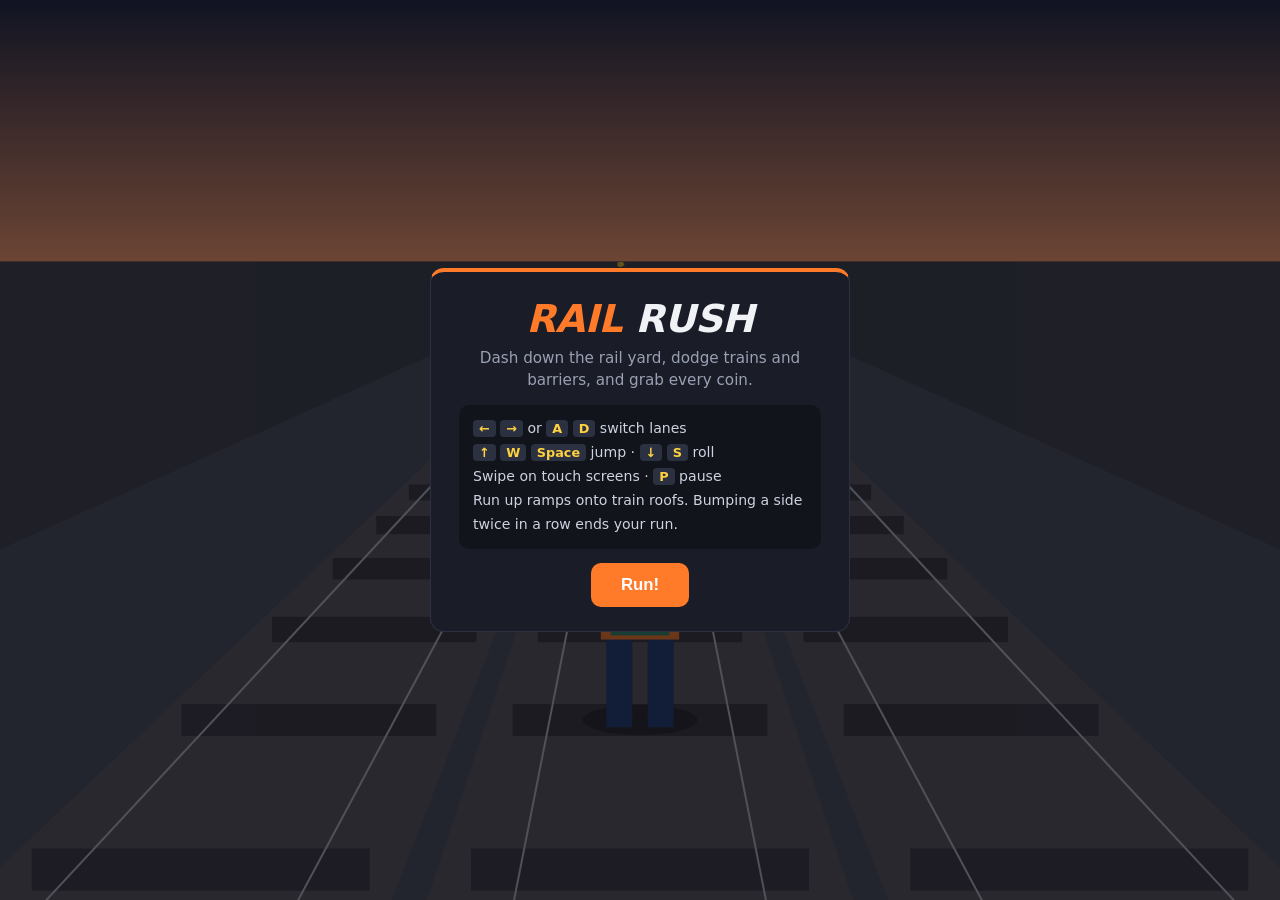
<file: spaces/rail_rush.html>
<!DOCTYPE html>
<html lang="en">
<head>
<meta charset="UTF-8" />
<meta name="viewport" content="width=device-width, initial-scale=1.0" />
<title>Rail Rush</title>
<style>
  :root { --bg: #0f1117; --surface: #1a1d27; --border: #2c3142; --text: #f1f2f6; --muted: #9aa0b4; --accent: #ff7a29; --gold: #ffd23f; }
  * { box-sizing: border-box; margin: 0; padding: 0; }
  html, body { height: 100%; overflow: hidden; background: var(--bg); color: var(--text);
    font-family: system-ui, -apple-system, Segoe UI, Roboto, sans-serif; user-select: none; -webkit-user-select: none; }
  canvas { display: block; width: 100vw; height: 100vh; touch-action: none; }
  .overlay { position: fixed; inset: 0; display: none; align-items: center; justify-content: center; background: rgba(10, 11, 16, 0.6); z-index: 5; padding: 16px; }
  .overlay.show { display: flex; }
  .panel { background: var(--surface); border: 1px solid var(--border); border-top: 4px solid var(--accent); border-radius: 14px;
    padding: 24px 28px; width: min(420px, 100%); text-align: center; }
  h1 { font-size: 2.4rem; font-weight: 900; font-style: italic; letter-spacing: -0.5px; }
  h1 span { color: var(--accent); }
  p { color: var(--muted); margin: 6px 0; font-size: 0.95rem; line-height: 1.45; }
  .controls { text-align: left; background: #12141c; border-radius: 10px; padding: 12px 14px; margin: 14px 0; font-size: 0.88rem; color: #cfd3e0; line-height: 1.7; }
  kbd { background: #2c3142; border-radius: 4px; padding: 1px 6px; font-family: inherit; font-weight: 700; color: var(--gold); font-size: 0.8rem; }
  button { background: var(--accent); color: #fff; border: none; border-radius: 10px; padding: 12px 30px; font-size: 1.05rem; font-weight: 800; cursor: pointer; }
  button:hover { filter: brightness(1.1); }
  .stats { display: flex; justify-content: center; gap: 22px; margin: 14px 0 18px; }
  .stats div { display: flex; flex-direction: column; }
  .stats b { font-size: 1.7rem; font-variant-numeric: tabular-nums; }
  .stats small { color: var(--muted); font-size: 0.72rem; text-transform: uppercase; letter-spacing: 1px; }
  .newbest { color: #00b894; font-weight: 800; min-height: 1.3em; }
</style>
</head>
<body>
<canvas id="c"></canvas>

<div class="overlay show" id="startScreen">
  <div class="panel">
    <h1><span>RAIL</span> RUSH</h1>
    <p>Dash down the rail yard, dodge trains and barriers, and grab every coin.</p>
    <div class="controls">
      <kbd>←</kbd> <kbd>→</kbd> or <kbd>A</kbd> <kbd>D</kbd> switch lanes<br>
      <kbd>↑</kbd> <kbd>W</kbd> <kbd>Space</kbd> jump · <kbd>↓</kbd> <kbd>S</kbd> roll<br>
      Swipe on touch screens · <kbd>P</kbd> pause<br>
      Run up ramps onto train roofs. Bumping a side twice in a row ends your run.
    </div>
    <button id="startBtn">Run!</button>
  </div>
</div>

<div class="overlay" id="overScreen">
  <div class="panel">
    <h1>Busted!</h1>
    <div class="stats">
      <div><b id="oScore">0</b><small>Score</small></div>
      <div><b id="oCoins">0</b><small>Coins</small></div>
      <div><b id="oBest">0</b><small>Best</small></div>
    </div>
    <div class="newbest" id="oNew"></div>
    <button id="againBtn">Run again</button>
  </div>
</div>

<script>
(() => {
  const cv = document.getElementById("c");
  const ctx = cv.getContext("2d");
  let W = 0, H = 0, DPR = 1;
  function resize() {
    DPR = Math.min(window.devicePixelRatio || 1, 2);
    W = innerWidth; H = innerHeight;
    cv.width = Math.max(1, Math.floor(W * DPR));
    cv.height = Math.max(1, Math.floor(H * DPR));
  }
  addEventListener("resize", resize);
  resize();

  function load(k, d) { try { const v = localStorage.getItem(k); return v == null ? d : JSON.parse(v); } catch (e) { return d; } }
  function save(k, v) { try { localStorage.setItem(k, JSON.stringify(v)); } catch (e) {} }

  // ---------- World constants (units ~ metres) ----------
  const LANES = [-2.6, 0, 2.6];
  const HALF = 1.05;             // half width of a lane obstacle
  const TRAIN_H = 2.4;
  const RAMP_LEN = 5;
  const GRAV = 30, JUMP_V = 10.5, SUPER_JUMP_V = 14.5;
  const STAND_H = 1.6, ROLL_H = 0.7, PHW = 0.36, PHD = 0.35;
  const VIEW = 130;              // draw distance
  const START_SPEED = 15, MAX_SPEED = 40;
  const JET_TIME = 7, JET_Y = 6.5;
  const TRAIN_COLS = ["#5b8def", "#e85d5d", "#3dbb8a", "#e8b04a", "#9b7be8", "#8a96a8"];

  let best = load("railRush.best", 0);
  let state = "start";           // start | run | dying | over
  let paused = false;
  let P, obstacles, coins, powerups, buildings, popups;
  let genZ, nextBuildZ, laneReserved, distance, coinCount, t, dieT, shake, stumbleT, magnetT, superT, lastPowerZ, msg, msgT;
  let jetT, landT, milestone;
  const cam = { x: 0, y: 3.6, z: -6.5, fy: 0 };

  function reset() {
    P = { lane: 1, x: 0, y: 0, z: 0, vy: 0, grounded: true, rollT: 0, phase: 0, v: START_SPEED, prevX: 0, prevLane: 1, prevZ: 0, support: 0 };
    obstacles = []; coins = []; powerups = []; buildings = []; popups = [];
    genZ = 45; nextBuildZ = -10; laneReserved = [-1e9, -1e9, -1e9];
    distance = 0; coinCount = 0; t = 0; dieT = 0; shake = 0; stumbleT = 0; magnetT = 0; superT = 0; lastPowerZ = 0;
    jetT = 0; landT = 0; milestone = 0;
    msg = ""; msgT = 0;
    cam.x = 0; cam.y = 3.6; cam.z = -6.5; cam.fy = 0;
    // A few coins on the opening straight.
    for (let i = 0; i < 8; i++) coins.push({ x: LANES[1], y: 0.8, z: 14 + i * 3, got: false });
    while (genZ < VIEW + 20) genRow();
  }

  // ---------- Level generation ----------
  function rnd(a, b) { return a + Math.random() * (b - a); }
  function pick(weights) {
    let s = 0; for (const k in weights) s += weights[k];
    let r = Math.random() * s;
    for (const k in weights) { r -= weights[k]; if (r <= 0) return k; }
    return Object.keys(weights)[0];
  }

  function addTrain(lane, z0, len, opts = {}) {
    const o = { type: "train", lane, x: LANES[lane], z0, z1: z0 + len, vz: opts.vz || 0, ramp: !!opts.ramp,
      col: TRAIN_COLS[Math.floor(Math.random() * TRAIN_COLS.length)] };
    o.pz0 = o.z0; o.pz1 = o.z1;
    obstacles.push(o);
    return o;
  }

  function addCoinLine(lane, z0, n, y = 0.8) {
    for (let i = 0; i < n; i++) coins.push({ x: LANES[lane], y, z: z0 + i * 2.6, got: false });
  }

  function genRow() {
    const diff = Math.min(1, distance / 2500);
    const z = genZ;
    const vp = P.v;
    const kinds = [];
    for (let l = 0; l < 3; l++) {
      if (laneReserved[l] > z) { kinds.push("reserved"); continue; }
      kinds.push(pick({
        empty: 3.2 - diff * 1.2, low: 1.3, high: 1.1 + diff * 0.4, train: 1.6 + diff * 0.8,
        ramp: 0.9, moving: distance > 300 ? 0.35 + diff * 0.5 : 0
      }));
    }
    // Every row must leave at least one lane you can get through right now.
    const passable = k => k === "empty" || k === "low" || k === "high" || k === "ramp" || k === "reserved";
    if (!kinds.some(passable)) kinds[Math.floor(Math.random() * 3)] = Math.random() < 0.5 ? "ramp" : "low";
    // Oncoming trains only use the outer lanes (so they never cut you off mid-switch), at most one per row.
    if (kinds[1] === "moving") kinds[1] = "train";
    if (kinds[0] === "moving" && kinds[2] === "moving") kinds[2] = "train";
    if (!kinds.some(passable)) kinds[1] = Math.random() < 0.5 ? "ramp" : "low";

    let rowLen = 1;
    const coinLanes = [];
    for (let l = 0; l < 3; l++) {
      const k = kinds[l];
      if (k === "low") {
        obstacles.push({ type: "low", lane: l, x: LANES[l], z0: z, z1: z + 0.4, vz: 0, pz0: z, pz1: z + 0.4 });
        coinLanes.push([l, "arc"]);
      } else if (k === "high") {
        obstacles.push({ type: "high", lane: l, x: LANES[l], z0: z, z1: z + 0.4, vz: 0, pz0: z, pz1: z + 0.4 });
        coinLanes.push([l, "low"]);
      } else if (k === "train") {
        const len = rnd(10, 22 + diff * 10);
        addTrain(l, z, len);
        rowLen = Math.max(rowLen, len);
      } else if (k === "ramp") {
        const len = rnd(14, 26);
        addTrain(l, z + RAMP_LEN, len, { ramp: true });
        rowLen = Math.max(rowLen, len + RAMP_LEN);
        coinLanes.push([l, "roof", z + RAMP_LEN + 2, len]);
      } else if (k === "moving") {
        // Placed so that it reaches this row exactly when the runner does.
        const vt = rnd(7, 11), len = rnd(12, 18);
        const z0 = z + vt * (z - P.z) / vp;
        addTrain(l, z0, len, { vz: -vt });
        laneReserved[l] = z0 + len + 4;
        rowLen = Math.max(rowLen, len * vp / (vp + vt));
      } else if (k === "empty") {
        coinLanes.push([l, "line"]);
      }
    }

    // One coin trail per row in a lane you can actually use.
    if (coinLanes.length && Math.random() < 0.85) {
      const c = coinLanes[Math.floor(Math.random() * coinLanes.length)];
      const [l, kind] = c;
      if (kind === "line") addCoinLine(l, z - 6, 6 + Math.floor(Math.random() * 4));
      else if (kind === "low") addCoinLine(l, z - 4, 4, 0.45);
      else if (kind === "arc") {
        for (let i = -3; i <= 3; i++) {
          const zz = z + 0.2 + i * 1.5;
          coins.push({ x: LANES[l], y: 0.7 + 1.1 * (1 - (i / 3.6) ** 2), z: zz, got: false });
        }
      } else if (kind === "roof") {
        for (let zz = c[2]; zz < c[2] + c[3] - 2; zz += 2.6) coins.push({ x: LANES[l], y: TRAIN_H + 0.8, z: zz, got: false });
      }
    }

    // Occasional power-up in an empty lane.
    const emptyLanes = kinds.map((k, l) => k === "empty" ? l : -1).filter(l => l >= 0);
    if (emptyLanes.length && z - lastPowerZ > 420 && Math.random() < 0.5) {
      const l = emptyLanes[Math.floor(Math.random() * emptyLanes.length)];
      const r = Math.random();
      powerups.push({ x: LANES[l], y: 1, z: z - 9, type: r < 0.36 ? "magnet" : r < 0.66 ? "jump" : "jetpack", got: false });
      lastPowerZ = z;
    }

    genZ = z + rowLen + 16 + vp * 0.75 + (Math.random() < 0.15 ? 18 : 0);
  }

  function genBuildings() {
    while (nextBuildZ < P.z + VIEW + 20) {
      for (const side of [-1, 1]) {
        const w = rnd(4, 8), h = rnd(4, 13), d = rnd(6, 12);
        const x0 = side < 0 ? -9 - w - rnd(0, 3) : 9 + rnd(0, 3);
        const shade = Math.floor(rnd(0, 3));
        buildings.push({ x0, x1: x0 + w, y1: h, z0: nextBuildZ, z1: nextBuildZ + d, col: ["#3a3f55", "#454a63", "#323649"][shade] });
      }
      nextBuildZ += rnd(9, 15);
    }
  }

  // ---------- Game actions ----------
  function bodyH() { return P.rollT > 0 ? ROLL_H : STAND_H; }

  function switchLane(d) {
    if (state !== "run" || paused) return;
    const nl = Math.max(0, Math.min(2, P.lane + d));
    if (nl === P.lane) return;
    P.prevLane = P.lane; P.lane = nl;
  }
  function jump() {
    if (state !== "run" || paused || jetT > 0) return;
    if (P.grounded) {
      P.vy = superT > 0 ? SUPER_JUMP_V : JUMP_V;
      P.grounded = false; P.rollT = 0;
    }
  }
  function roll() {
    if (state !== "run" || paused || jetT > 0 || landT > 0) return;
    P.rollT = 0.62;
    if (!P.grounded) P.vy = Math.min(P.vy, -16);
  }

  function say(s) { msg = s; msgT = 1.4; }

  function startJetpack() {
    jetT = JET_TIME; landT = 0; P.rollT = 0;
    say("Jetpack!");
    // A weaving trail of sky coins along the flight path.
    let lane = P.lane, nextSwitch = 12 + Math.random() * 10;
    const end = P.z + P.v * JET_TIME - 12;
    for (let z = P.z + 14; z < end; z += 2.4) {
      nextSwitch -= 2.4;
      if (nextSwitch <= 0) {
        lane = Math.max(0, Math.min(2, lane + (Math.random() < 0.5 ? -1 : 1)));
        nextSwitch = 12 + Math.random() * 14;
      }
      coins.push({ x: LANES[lane], y: JET_Y + 0.6, z, got: false });
    }
  }

  function crash() {
    if (state !== "run") return;
    state = "dying"; dieT = 0; shake = 0.5;
    P.rollT = 0;
  }

  function bump() {
    // Bounced back off the side of something.
    P.x = P.prevX; P.lane = P.prevLane;
    shake = 0.25;
    if (stumbleT > 0) { crash(); return; }
    stumbleT = 4; say("Watch out!");
  }

  function finish() {
    state = "over";
    const score = Math.floor(distance) + coinCount * 10;
    const isNew = score > best;
    if (isNew) { best = score; save("railRush.best", best); }
    document.getElementById("oScore").textContent = score;
    document.getElementById("oCoins").textContent = coinCount;
    document.getElementById("oBest").textContent = best;
    document.getElementById("oNew").textContent = isNew ? "New best score!" : "";
    document.getElementById("overScreen").classList.add("show");
  }

  function colliders(o) {
    const x0 = o.x - HALF, x1 = o.x + HALF;
    if (o.type === "train") return [{ x0, x1, y0: 0, y1: TRAIN_H, z0: o.z0, z1: o.z1, pz0: o.pz0, pz1: o.pz1 }];
    if (o.type === "low") return [{ x0, x1, y0: 0, y1: 0.9, z0: o.z0, z1: o.z1, pz0: o.pz0, pz1: o.pz1 }];
    return [{ x0, x1, y0: 1.1, y1: 2.3, z0: o.z0, z1: o.z1, pz0: o.pz0, pz1: o.pz1 }];
  }

  // ---------- Update ----------
  function update(dt) {
    t += dt;
    if (msgT > 0) msgT -= dt;
    if (shake > 0) shake -= dt;
    for (const p of popups) { p.t -= dt; p.y += dt * 1.5; }
    popups = popups.filter(p => p.t > 0);

    if (state === "dying") {
      dieT += dt;
      P.y = Math.max(0, P.y + P.vy * dt); P.vy -= GRAV * dt;
      if (dieT > 1.1) finish();
      return;
    }
    if (state !== "run" || paused) return;

    // The run keeps getting faster, with a callout every 500 m.
    P.v = Math.min(MAX_SPEED, START_SPEED + distance / 160);
    if (Math.floor(distance / 500) > milestone) {
      milestone = Math.floor(distance / 500);
      say(P.v >= MAX_SPEED ? "Top speed!" : `Speed up! ${(P.v / START_SPEED).toFixed(1)}x`);
    }
    const dz = P.v * dt;
    P.prevZ = P.z; P.prevX = P.x;
    P.z += dz; distance += dz;
    P.phase += dt * P.v * 0.9;
    if (stumbleT > 0) stumbleT -= dt;
    if (magnetT > 0) magnetT -= dt;
    if (superT > 0) superT -= dt;
    if (P.rollT > 0) P.rollT -= dt;

    // Lane movement
    const tx = LANES[P.lane];
    const step = (17 + P.v * 0.35) * dt;
    P.x = Math.abs(tx - P.x) < step ? tx : P.x + Math.sign(tx - P.x) * step;
    if (P.x === tx) P.prevLane = P.lane;

    for (const o of obstacles) {
      o.pz0 = o.z0; o.pz1 = o.z1;
      if (o.vz) { o.z0 += o.vz * dt; o.z1 += o.vz * dt; }
    }

    // Jetpack: fly high above everything, then glide down safely.
    if (jetT > 0) {
      jetT -= dt;
      P.y += (JET_Y - P.y) * Math.min(1, dt * 3);
      P.vy = 0; P.grounded = false; P.rollT = 0;
      if (jetT <= 0) { landT = 1.6; say("Coming down!"); }
    } else {
      // Gentle glide while landing from a jetpack flight.
      P.vy -= GRAV * (landT > 0 && !P.grounded ? 0.35 : 1) * dt;
      P.y += P.vy * dt;
    }
    if (landT > 0) landT -= dt;
    let support = 0;
    for (const o of obstacles) {
      if (o.type !== "train" || Math.abs(P.x - o.x) > HALF + PHW) continue;
      if (o.ramp && P.z > o.z0 - RAMP_LEN && P.z <= o.z0 + 0.2) {
        support = Math.max(support, TRAIN_H * Math.min(1, (P.z - (o.z0 - RAMP_LEN)) / RAMP_LEN));
      }
      if (P.z + PHD > o.z0 && P.z - PHD < o.z1 && P.y >= TRAIN_H - 0.45) support = Math.max(support, TRAIN_H);
    }
    P.support = support;
    if (jetT <= 0) {
      if (P.y <= support) { P.y = support; P.vy = 0; P.grounded = true; }
      else P.grounded = P.y - support < 0.02;
    }

    // Collisions (none while flying; while landing you pop up onto roofs instead of crashing)
    const y0 = P.y, y1 = P.y + bodyH();
    outer:
    for (const o of obstacles) {
      if (jetT > 0) break;
      if (o.z1 < P.z - 3 || o.z0 > P.z + 3) continue;
      for (const c of colliders(o)) {
        const xo = P.x + PHW > c.x0 && P.x - PHW < c.x1;
        const zo = P.z + PHD > c.z0 && P.z - PHD < c.z1;
        const yo = y1 > c.y0 && y0 < c.y1;
        if (!(xo && zo && yo)) continue;
        if (landT > 0) {
          if (o.type === "train") { P.y = TRAIN_H; P.vy = 0; P.grounded = true; }
          continue;
        }
        // Clipping the top edge of something is forgiven: step up onto it.
        const gap = c.y1 - P.y;
        if (c.y0 === 0 && (gap <= 0.3 || (gap <= 0.45 && P.vy <= 0.5))) {
          P.y = c.y1;
          if (P.vy < 0) P.vy = 0;
          P.grounded = P.vy === 0;
          continue;
        }
        const zoPrev = P.prevZ + PHD > c.pz0 && P.prevZ - PHD < c.pz1;
        if (!zoPrev) crash(); else bump();
        break outer;
      }
    }

    // Coins and power-ups
    for (const c of coins) {
      if (c.got) continue;
      if (magnetT > 0 && c.z - P.z < 14 && c.z - P.z > -1) {
        c.x += (P.x - c.x) * Math.min(1, dt * 10);
        c.y += (P.y + 0.8 - c.y) * Math.min(1, dt * 10);
        c.z += (P.z - c.z) * Math.min(1, dt * 6);
      }
      if (Math.abs(c.x - P.x) < 0.8 && Math.abs(c.z - P.z) < 0.9 && c.y > P.y - 0.4 && c.y < P.y + bodyH() + 0.5) {
        c.got = true; coinCount++;
      }
    }
    for (const p of powerups) {
      if (p.got) continue;
      if (Math.abs(p.x - P.x) < 0.9 && Math.abs(p.z - P.z) < 1 && P.y < 2) {
        p.got = true;
        if (p.type === "magnet") { magnetT = 10; say("Coin magnet!"); }
        else if (p.type === "jetpack") { startJetpack(); }
        else { superT = 10; say("Super jump!"); }
      }
    }

    // Clean up and generate ahead
    const behind = P.z - 12;
    obstacles = obstacles.filter(o => o.z1 > behind);
    coins = coins.filter(c => !c.got && c.z > behind);
    powerups = powerups.filter(p => !p.got && p.z > behind);
    buildings = buildings.filter(b => b.z1 > behind);
    while (genZ < P.z + VIEW + 30) genRow();
    genBuildings();
  }

  // ---------- Rendering ----------
  let F = 600, HOR = 200;
  function proj(x, y, z) {
    const dz = z - cam.z;
    const s = F / dz;
    return [W / 2 + (x - cam.x) * s, HOR - (y - cam.y) * s, s];
  }

  function shadeColor(hex, f) {
    const n = parseInt(hex.slice(1), 16);
    const r = Math.min(255, Math.round(((n >> 16) & 255) * f)), g = Math.min(255, Math.round(((n >> 8) & 255) * f)), b = Math.min(255, Math.round((n & 255) * f));
    return `rgb(${r},${g},${b})`;
  }

  function quad(a, b, c, d, col) {
    ctx.fillStyle = col;
    ctx.beginPath(); ctx.moveTo(a[0], a[1]); ctx.lineTo(b[0], b[1]); ctx.lineTo(c[0], c[1]); ctx.lineTo(d[0], d[1]); ctx.closePath(); ctx.fill();
  }

  // Box drawn with its visible faces; returns nothing if fully behind the camera.
  function drawBox(x0, x1, y0, y1, z0, z1, col, front = true) {
    const near = cam.z + 0.6;
    if (z1 <= near) return;
    if (z0 < near) { z0 = near; }
    const f = proj(0, 0, z0), b = proj(0, 0, z1);
    const P0 = (x, y) => [W / 2 + (x - cam.x) * f[2], HOR - (y - cam.y) * f[2]];
    const P1 = (x, y) => [W / 2 + (x - cam.x) * b[2], HOR - (y - cam.y) * b[2]];
    if (cam.y > y1) quad(P0(x0, y1), P0(x1, y1), P1(x1, y1), P1(x0, y1), shadeColor(col, 1.25));
    if (cam.x < x0) quad(P0(x0, y0), P0(x0, y1), P1(x0, y1), P1(x0, y0), shadeColor(col, 0.72));
    if (cam.x > x1) quad(P0(x1, y0), P0(x1, y1), P1(x1, y1), P1(x1, y0), shadeColor(col, 0.72));
    if (front) {
      const a = P0(x0, y1), c = P0(x1, y0);
      ctx.fillStyle = col;
      ctx.fillRect(a[0], a[1], c[0] - a[0], c[1] - a[1]);
    }
  }

  function fogAlpha(z) {
    const d = z - cam.z;
    return d > VIEW - 30 ? Math.max(0, (VIEW - d) / 30) : 1;
  }

  function drawScene() {
    ctx.setTransform(DPR, 0, 0, DPR, 0, 0);
    F = Math.min(H * 0.92, W * 1.15);
    HOR = H * 0.8 - (cam.y - cam.fy) * F / 6.5;
    if (shake > 0) ctx.translate((Math.random() - 0.5) * 14 * shake, (Math.random() - 0.5) * 14 * shake);

    // Sky
    const sky = ctx.createLinearGradient(0, 0, 0, Math.max(1, HOR));
    sky.addColorStop(0, "#1b2140"); sky.addColorStop(1, "#ff9d6c");
    ctx.fillStyle = sky; ctx.fillRect(-20, -20, W + 40, HOR + 21);
    // Ground
    ctx.fillStyle = "#3b3f4c"; ctx.fillRect(-20, HOR, W + 40, H - HOR + 20);

    // Track beds, rails and sleepers
    const zn = cam.z + 0.6, zf = cam.z + VIEW;
    const bed = (x0, x1, col) => {
      const a = proj(x0, 0, zn), b = proj(x1, 0, zn), c = proj(x1, 0, zf), d = proj(x0, 0, zf);
      quad(a, b, c, d, col);
    };
    bed(-8, 8, "#4a4e5c");
    for (const lx of LANES) bed(lx - 1.2, lx + 1.2, "#5a5560");
    ctx.strokeStyle = "#3a3540";
    for (let z = Math.ceil(zn / 1.6) * 1.6; z < zf; z += 1.6) {
      const a = proj(-3.8, 0, z), b = proj(3.8, 0, z);
      ctx.lineWidth = Math.max(1, 0.25 * a[2]);
      ctx.globalAlpha = fogAlpha(z);
      for (const lx of LANES) {
        const p = proj(lx - 1.0, 0, z), q = proj(lx + 1.0, 0, z);
        ctx.beginPath(); ctx.moveTo(p[0], p[1]); ctx.lineTo(q[0], q[1]); ctx.stroke();
      }
    }
    ctx.globalAlpha = 1;
    ctx.strokeStyle = "#b8bcc8";
    for (const lx of LANES) for (const off of [-0.7, 0.7]) {
      const a = proj(lx + off, 0.05, zn), b = proj(lx + off, 0.05, zf);
      ctx.lineWidth = 2; ctx.beginPath(); ctx.moveTo(a[0], a[1]); ctx.lineTo(b[0], b[1]); ctx.stroke();
    }

    // Collect everything, then draw far to near.
    const items = [];
    for (const b of buildings) {
      if (b.z0 > zf) continue;
      items.push({ z: Math.max(b.z0, zn), draw: () => drawBox(b.x0, b.x1, 0, b.y1, b.z0, b.z1, b.col) });
    }
    for (const o of obstacles) {
      if (o.z0 > zf) continue;
      if (o.type === "train") {
        // Split long carriages into slices so far parts never cover nearer objects.
        const SL = 3;
        for (let z = o.z0; z < o.z1; z += SL) {
          const za = z, zb = Math.min(o.z1, z + SL), first = z === o.z0;
          items.push({ z: Math.max(za, zn), draw: () => {
            ctx.globalAlpha = fogAlpha(za);
            drawBox(o.x - HALF, o.x + HALF, 0, TRAIN_H, za, zb, o.col, first);
            if (first && za > zn) drawTrainFace(o);
            ctx.globalAlpha = 1;
          } });
        }
        if (o.ramp) items.push({ z: Math.max(o.z0 - RAMP_LEN, zn), draw: () => drawRamp(o) });
      } else {
        items.push({ z: Math.max(o.z0, zn), draw: () => { ctx.globalAlpha = fogAlpha(o.z0); drawBarrier(o); ctx.globalAlpha = 1; } });
      }
    }
    for (const c of coins) if (c.z > zn && c.z < zf) items.push({ z: c.z, draw: () => drawCoin(c) });
    for (const p of powerups) if (p.z > zn && p.z < zf) items.push({ z: p.z, draw: () => drawPower(p) });
    items.push({ z: P.z, draw: drawRunner, runner: true });
    items.sort((a, b) => b.z - a.z || (a.runner ? 1 : -1));
    for (const it of items) it.draw();
  }

  function drawTrainFace(o) {
    // Simple windscreen and lights on the front of each train.
    const p = proj(o.x - HALF * 0.7, TRAIN_H * 0.85, o.z0), q = proj(o.x + HALF * 0.7, TRAIN_H * 0.5, o.z0);
    ctx.fillStyle = "#1b2030"; ctx.fillRect(p[0], p[1], q[0] - p[0], q[1] - p[1]);
    const lc = o.vz ? "#fff3b0" : "#c9ccd6";
    for (const sx of [-0.65, 0.65]) {
      const l = proj(o.x + sx, 0.45, o.z0);
      ctx.fillStyle = lc; ctx.beginPath(); ctx.arc(l[0], l[1], Math.max(1.5, 0.16 * l[2]), 0, Math.PI * 2); ctx.fill();
    }
    if (o.vz) {
      const l = proj(o.x, 0.45, o.z0);
      ctx.fillStyle = "rgba(255,243,176,0.18)"; ctx.beginPath(); ctx.arc(l[0], l[1], 1.2 * l[2], 0, Math.PI * 2); ctx.fill();
    }
  }

  function drawRamp(o) {
    const za = o.z0 - RAMP_LEN, zb = o.z0;
    const near = cam.z + 0.6;
    if (zb <= near) return;
    const z0 = Math.max(za, near);
    const h0 = TRAIN_H * (z0 - za) / RAMP_LEN;
    const x0 = o.x - HALF, x1 = o.x + HALF;
    ctx.globalAlpha = fogAlpha(za);
    quad(proj(x0, h0, z0), proj(x1, h0, z0), proj(x1, TRAIN_H, zb), proj(x0, TRAIN_H, zb), "#c9a46a");
    if (cam.x < x0) quad(proj(x0, 0, z0), proj(x0, h0, z0), proj(x0, TRAIN_H, zb), proj(x0, 0, zb), "#8a6f47");
    if (cam.x > x1) quad(proj(x1, 0, z0), proj(x1, h0, z0), proj(x1, TRAIN_H, zb), proj(x1, 0, zb), "#8a6f47");
    ctx.globalAlpha = 1;
  }

  function drawBarrier(o) {
    if (o.z1 <= cam.z + 0.6) return;
    const x0 = o.x - HALF, x1 = o.x + HALF;
    if (o.type === "low") {
      drawBox(x0, x1, 0.3, 0.9, o.z0, o.z1, "#e8504a");
      drawBox(x0 + 0.1, x0 + 0.25, 0, 0.3, o.z0, o.z1, "#dddddd");
      drawBox(x1 - 0.25, x1 - 0.1, 0, 0.3, o.z0, o.z1, "#dddddd");
      const a = proj(x0, 0.68, o.z0), b = proj(x1, 0.52, o.z0);
      ctx.fillStyle = "#fff"; ctx.fillRect(a[0], a[1], b[0] - a[0], b[1] - a[1]);
    } else {
      drawBox(x0, x0 + 0.18, 0, 2.3, o.z0, o.z1, "#c9ccd6");
      drawBox(x1 - 0.18, x1, 0, 2.3, o.z0, o.z1, "#c9ccd6");
      drawBox(x0, x1, 1.1, 2.3, o.z0, o.z1, "#f0b43c");
      const a = proj(x0, 1.85, o.z0), b = proj(x1, 1.55, o.z0);
      ctx.fillStyle = "#2b2b2b"; ctx.fillRect(a[0], a[1], b[0] - a[0], b[1] - a[1]);
    }
  }

  function drawCoin(c) {
    const p = proj(c.x, c.y, c.z);
    const r = 0.32 * p[2], w = Math.abs(Math.cos(t * 4 + c.z * 0.3)) * r + r * 0.15;
    ctx.globalAlpha = fogAlpha(c.z);
    ctx.fillStyle = "#ffd23f"; ctx.beginPath(); ctx.ellipse(p[0], p[1], w, r, 0, 0, Math.PI * 2); ctx.fill();
    ctx.fillStyle = "#e0a800"; ctx.beginPath(); ctx.ellipse(p[0], p[1], w * 0.55, r * 0.55, 0, 0, Math.PI * 2); ctx.fill();
    ctx.globalAlpha = 1;
  }

  function drawPower(pw) {
    const p = proj(pw.x, pw.y + Math.sin(t * 3) * 0.15, pw.z);
    const r = 0.45 * p[2];
    if (pw.type === "jetpack") {
      // Twin tanks with a flickering flame
      ctx.fillStyle = "rgba(255,159,28,0.25)";
      ctx.beginPath(); ctx.arc(p[0], p[1], r * 1.5, 0, Math.PI * 2); ctx.fill();
      for (const sx of [-0.45, 0.45]) {
        ctx.fillStyle = "#c9ccd6"; ctx.fillRect(p[0] + sx * r - r * 0.35, p[1] - r, r * 0.7, r * 1.6);
        ctx.fillStyle = "#ff9f1c";
        const fl = r * (0.5 + Math.random() * 0.4);
        ctx.beginPath(); ctx.moveTo(p[0] + sx * r - r * 0.3, p[1] + r * 0.6); ctx.lineTo(p[0] + sx * r, p[1] + r * 0.6 + fl); ctx.lineTo(p[0] + sx * r + r * 0.3, p[1] + r * 0.6); ctx.closePath(); ctx.fill();
      }
      ctx.fillStyle = "#e85d5d"; ctx.fillRect(p[0] - r * 0.8, p[1] - r * 1.1, r * 1.6, r * 0.3);
      return;
    }
    ctx.fillStyle = pw.type === "magnet" ? "#e84393" : "#00b894";
    ctx.save(); ctx.translate(p[0], p[1]); ctx.rotate(t * 2);
    ctx.fillRect(-r, -r, r * 2, r * 2);
    ctx.restore();
    ctx.fillStyle = "#fff";
    ctx.font = `900 ${Math.max(8, r * 1.1)}px system-ui, sans-serif`;
    ctx.textAlign = "center"; ctx.textBaseline = "middle";
    ctx.fillText(pw.type === "magnet" ? "M" : "J", p[0], p[1] + 1);
  }

  function drawRunner() {
    const x = P.x, y = P.y, z = P.z;
    // Shadow
    const sh = proj(x, 0, z);
    let gy = 0;
    for (const o of obstacles) if (o.type === "train" && Math.abs(o.x - x) < HALF && z > o.z0 && z < o.z1 && y >= TRAIN_H - 0.05) gy = TRAIN_H;
    const sp = proj(x, gy, z);
    const ss = 1 / (1 + Math.max(0, y - gy) * 0.18);
    ctx.fillStyle = `rgba(0,0,0,${0.3 * ss})`;
    ctx.beginPath(); ctx.ellipse(sp[0], sp[1], 0.45 * sp[2] * ss, 0.12 * sp[2] * ss, 0, 0, Math.PI * 2); ctx.fill();

    if (state === "dying") {
      // Flat on the ground
      drawBox(x - 0.45, x + 0.45, y, y + 0.35, z - 0.9, z + 0.5, "#ff7a29");
      return;
    }
    if (P.rollT > 0) {
      const p = proj(x, y + 0.4, z);
      ctx.fillStyle = "#ff7a29"; ctx.beginPath(); ctx.arc(p[0], p[1], 0.42 * p[2], 0, Math.PI * 2); ctx.fill();
      ctx.strokeStyle = "#1f3b73"; ctx.lineWidth = 0.12 * p[2];
      ctx.beginPath(); ctx.arc(p[0], p[1], 0.3 * p[2], t * 12, t * 12 + 3.5); ctx.stroke();
      return;
    }
    const flying = jetT > 0 || (landT > 0 && !P.grounded);
    const air = !P.grounded;
    const s = flying ? 0.08 : air ? 0.25 : Math.sin(P.phase);
    const blink = stumbleT > 0 && Math.floor(t * 10) % 2 === 0;
    if (blink) ctx.globalAlpha = 0.55;
    // legs
    drawBox(x - 0.26, x - 0.06, y, y + 0.7, z - 0.1 + s * 0.3, z + 0.1 + s * 0.3, "#1f3b73");
    drawBox(x + 0.06, x + 0.26, y, y + 0.7, z - 0.1 - s * 0.3, z + 0.1 - s * 0.3, "#1f3b73");
    // arms
    drawBox(x - 0.42, x - 0.3, y + 0.75, y + 1.3, z - 0.08 - s * 0.25, z + 0.08 - s * 0.25, "#ff7a29");
    drawBox(x + 0.3, x + 0.42, y + 0.75, y + 1.3, z - 0.08 + s * 0.25, z + 0.08 + s * 0.25, "#ff7a29");
    // torso + backpack
    drawBox(x - 0.3, x + 0.3, y + 0.7, y + 1.35, z - 0.15, z + 0.15, "#ff7a29");
    if (flying) {
      // Jetpack tanks and exhaust in place of the backpack
      for (const sx of [-0.15, 0.15]) {
        const fl = 0.45 + Math.random() * 0.35;
        const a = proj(x + sx - 0.1, y + 0.72, z - 0.3), b = proj(x + sx + 0.1, y + 0.72, z - 0.3), c = proj(x + sx, y + 0.72 - fl, z - 0.3);
        ctx.fillStyle = "#ff9f1c"; ctx.beginPath(); ctx.moveTo(a[0], a[1]); ctx.lineTo(c[0], c[1]); ctx.lineTo(b[0], b[1]); ctx.closePath(); ctx.fill();
        const c2 = proj(x + sx, y + 0.72 - fl * 0.5, z - 0.3);
        ctx.fillStyle = "#fff3b0"; ctx.beginPath(); ctx.moveTo(a[0] + (b[0] - a[0]) * 0.25, a[1]); ctx.lineTo(c2[0], c2[1]); ctx.lineTo(b[0] - (b[0] - a[0]) * 0.25, b[1]); ctx.closePath(); ctx.fill();
        drawBox(x + sx - 0.1, x + sx + 0.1, y + 0.72, y + 1.3, z - 0.4, z - 0.16, "#b8bcc8");
      }
    } else {
      drawBox(x - 0.22, x + 0.22, y + 0.8, y + 1.25, z - 0.3, z - 0.15, "#2b8a6e");
    }
    // head + cap
    drawBox(x - 0.17, x + 0.17, y + 1.35, y + 1.68, z - 0.15, z + 0.15, "#f1c27d");
    drawBox(x - 0.19, x + 0.19, y + 1.6, y + 1.74, z - 0.17, z + 0.17, "#00a6c8");
    ctx.globalAlpha = 1;
  }

  function hud() {
    ctx.setTransform(DPR, 0, 0, DPR, 0, 0);
    const score = Math.floor(distance) + coinCount * 10;
    ctx.font = "900 30px system-ui, sans-serif"; ctx.textBaseline = "top";
    ctx.textAlign = "right"; ctx.fillStyle = "rgba(0,0,0,0.35)"; ctx.fillText(score, W - 16, 18);
    ctx.fillStyle = "#fff"; ctx.fillText(score, W - 18, 16);
    ctx.font = "800 20px system-ui, sans-serif"; ctx.fillStyle = "#ffd23f";
    ctx.fillText(`● ${coinCount}`, W - 18, 54);
    ctx.font = "700 14px system-ui, sans-serif"; ctx.fillStyle = P.v >= MAX_SPEED ? "#ff7675" : "rgba(255,255,255,0.75)";
    ctx.fillText(`${(P.v / START_SPEED).toFixed(1)}x SPEED`, W - 18, 84);
    ctx.textAlign = "left"; ctx.fillStyle = "rgba(255,255,255,0.7)"; ctx.font = "700 14px system-ui, sans-serif";
    ctx.fillText(`BEST ${best}`, 16, 18);
    let yy = 40;
    for (const [label, v, col, max] of [["Jetpack", jetT, "#ff9f1c", JET_TIME], ["Magnet", magnetT, "#e84393", 10], ["Super jump", superT, "#00b894", 10]]) {
      if (v <= 0) continue;
      ctx.fillStyle = "rgba(15,17,23,0.7)"; ctx.fillRect(16, yy, 130, 22);
      ctx.fillStyle = col; ctx.fillRect(16, yy, 130 * (v / max), 22);
      ctx.fillStyle = "#fff"; ctx.fillText(label, 22, yy + 4);
      yy += 28;
    }
    if (msgT > 0) {
      ctx.globalAlpha = Math.min(1, msgT * 2);
      ctx.textAlign = "center"; ctx.font = "900 26px system-ui, sans-serif"; ctx.fillStyle = "#fff";
      ctx.fillText(msg, W / 2, H * 0.18);
      ctx.globalAlpha = 1;
    }
    if (paused) {
      ctx.fillStyle = "rgba(10,11,16,0.6)"; ctx.fillRect(0, 0, W, H);
      ctx.textAlign = "center"; ctx.font = "900 40px system-ui, sans-serif"; ctx.fillStyle = "#fff";
      ctx.fillText("Paused", W / 2, H / 2 - 30);
      ctx.font = "600 16px system-ui, sans-serif"; ctx.fillStyle = "#9aa0b4";
      ctx.fillText("Press P to keep running", W / 2, H / 2 + 20);
    }
  }

  // ---------- Loop ----------
  let last = performance.now();
  function frame(now) {
    const dt = Math.min((now - last) / 1000, 1 / 30);
    last = now;
    // Small sub-steps so nothing gets skipped at top speed.
    const n = Math.max(1, Math.ceil(P.v * dt / 0.4));
    for (let i = 0; i < n; i++) update(dt / n);
    // Camera trails the runner and rises with roofs and jetpack flights.
    const k = Math.min(1, dt * 8);
    cam.x += (P.x * 0.85 - cam.x) * k;
    const fyTarget = (jetT > 0 || (landT > 0 && !P.grounded)) ? P.y : P.support;
    cam.fy += (fyTarget - cam.fy) * Math.min(1, dt * 4);
    cam.y += (3.6 + cam.fy * 0.6 + (P.y - cam.fy) * 0.35 - cam.y) * Math.min(1, dt * 5);
    cam.z = P.z - 6.5;
    drawScene();
    if (state !== "start") hud();
    requestAnimationFrame(frame);
  }

  function start() {
    reset(); state = "run"; paused = false;
    document.getElementById("startScreen").classList.remove("show");
    document.getElementById("overScreen").classList.remove("show");
    window.focus();
  }

  addEventListener("keydown", e => {
    const c = e.code;
    if (["ArrowUp", "ArrowDown", "ArrowLeft", "ArrowRight", "Space"].includes(c)) e.preventDefault();
    if (e.repeat) return;
    if (state === "start" || state === "over") { if (c === "Space" || c === "Enter") start(); return; }
    if (c === "KeyP") { paused = !paused; return; }
    if (c === "ArrowLeft" || c === "KeyA") switchLane(-1);
    if (c === "ArrowRight" || c === "KeyD") switchLane(1);
    if (c === "ArrowUp" || c === "KeyW" || c === "Space") jump();
    if (c === "ArrowDown" || c === "KeyS") roll();
  });
  addEventListener("blur", () => { if (state === "run") paused = true; });

  let sw = null;
  cv.addEventListener("pointerdown", e => { sw = { x: e.clientX, y: e.clientY }; if (paused) paused = false; });
  addEventListener("pointerup", e => {
    if (!sw) return;
    const dx = e.clientX - sw.x, dy = e.clientY - sw.y;
    sw = null;
    if (Math.max(Math.abs(dx), Math.abs(dy)) < 28) return;
    if (Math.abs(dx) > Math.abs(dy)) switchLane(dx > 0 ? 1 : -1);
    else if (dy < 0) jump(); else roll();
  });

  document.getElementById("startBtn").addEventListener("click", start);
  document.getElementById("againBtn").addEventListener("click", start);

  reset();
  requestAnimationFrame(frame);
  window.focus();
})();
</script>
</body>
</html>
</file>
